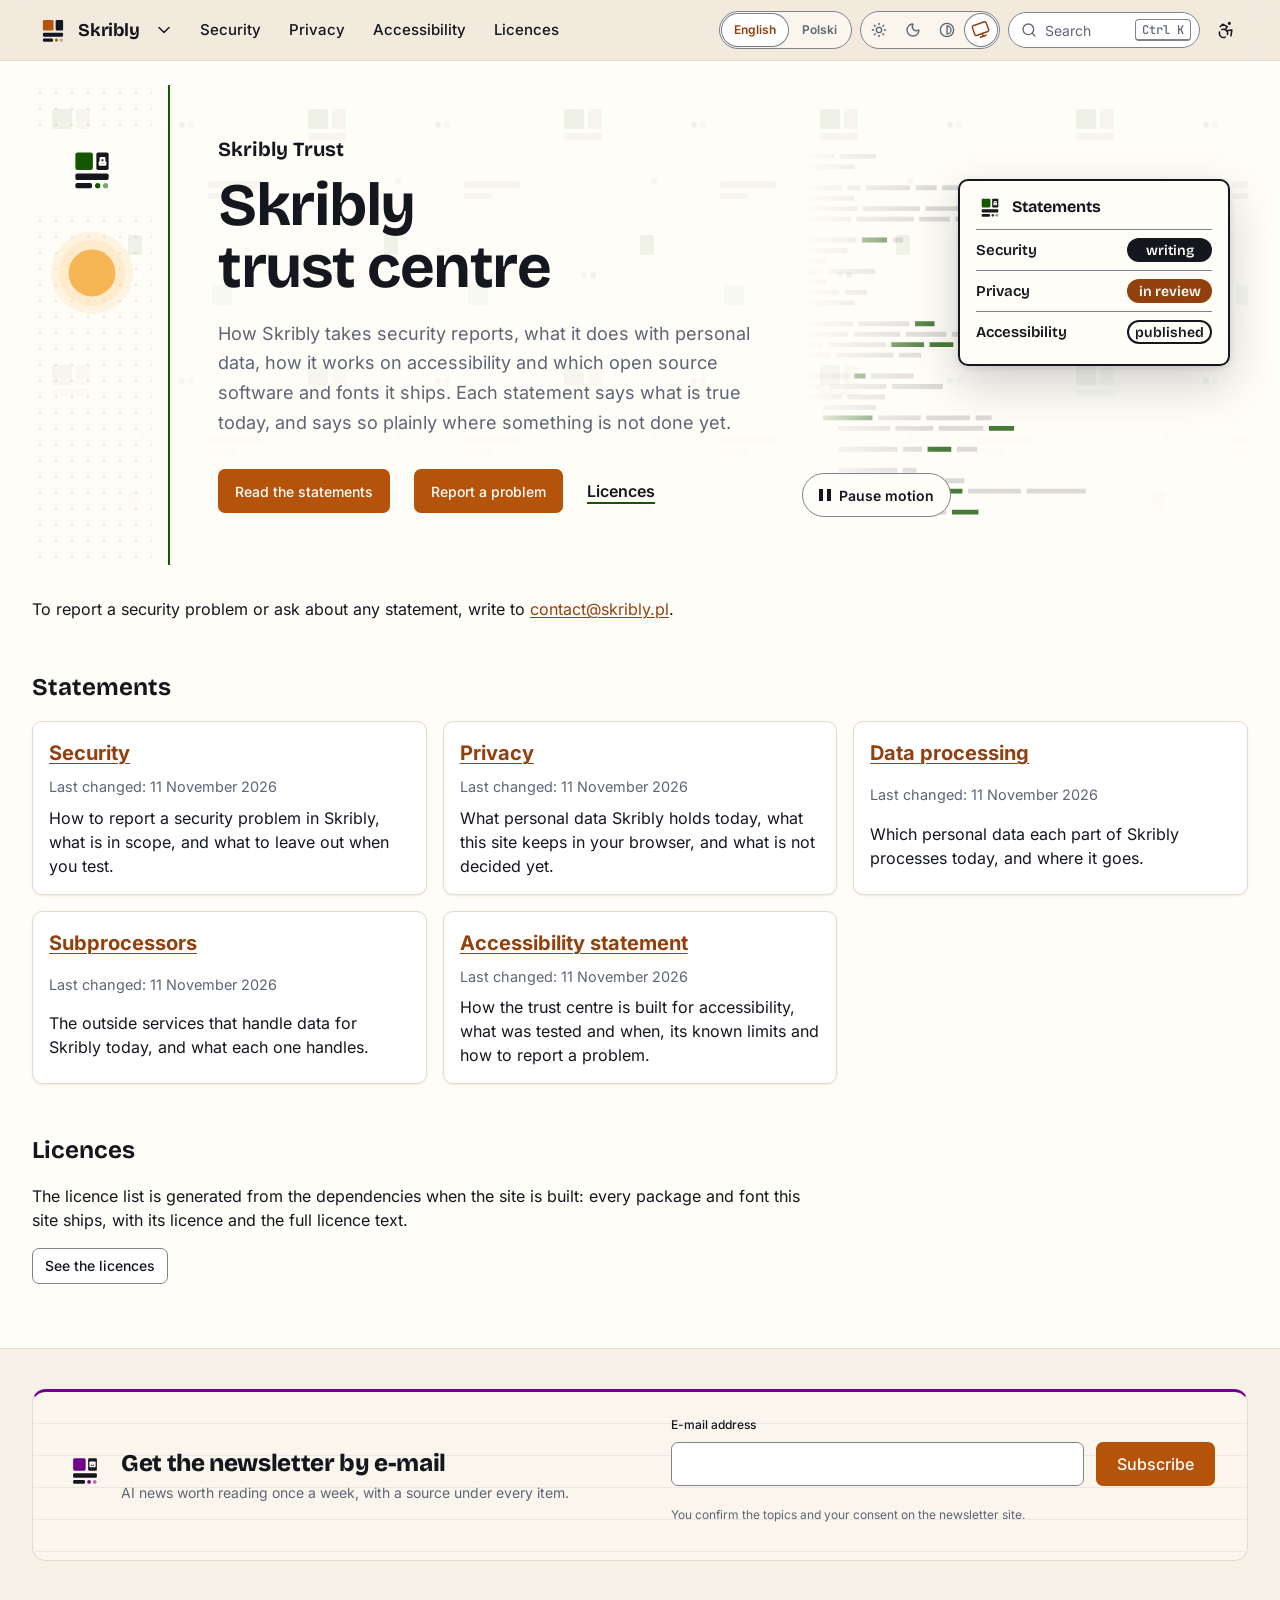
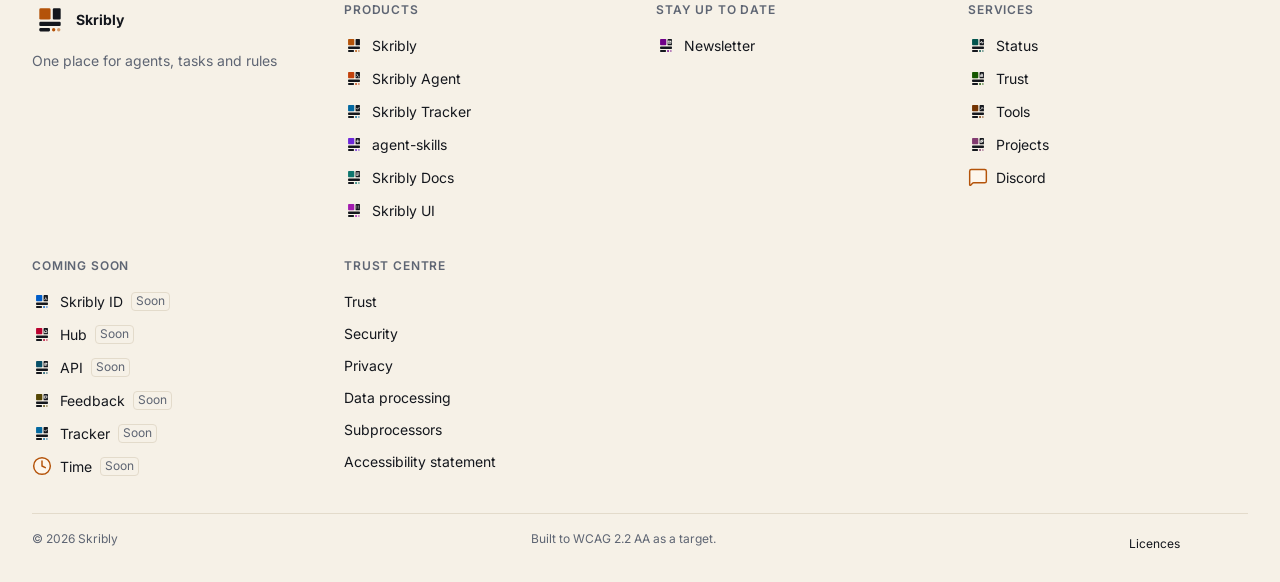
<file: index.html>
<!DOCTYPE html><html lang="en" dir="ltr"><head><meta charset="utf-8"><meta name="viewport" content="width=device-width, initial-scale=1"><title>Skribly</title><meta name="description" content="How Skribly handles security reports, personal data, accessibility and the licences of the software it ships."><link rel="canonical" href="https://trust.skribly.pl/"><link rel="alternate" hreflang="en" href="https://trust.skribly.pl/"><link rel="alternate" hreflang="pl" href="https://trust.skribly.pl/pl/"><link rel="alternate" hreflang="x-default" href="https://trust.skribly.pl/"><script src="/_astro/prepaint.iife.DfruCCWJ.js"></script><meta name="color-scheme" content="light dark"><meta name="theme-color" media="(prefers-color-scheme: light)" content="#fffdf8"><meta name="theme-color" media="(prefers-color-scheme: dark)" content="#111318"><meta name="referrer" content="strict-origin-when-cross-origin"><link rel="preload" href="/_astro/inter-latin-wght-normal.Dx4kXJAl.woff2" as="font" type="font/woff2" crossorigin><link rel="preload" href="/_astro/bricolage-grotesque-latin-wght-normal.DLoelf7F.woff2" as="font" type="font/woff2" crossorigin><link rel="icon" href="/favicon-32.png" sizes="32x32" type="image/png"><link rel="icon" href="/favicon.svg" type="image/svg+xml"><link rel="apple-touch-icon" href="/apple-touch-icon.png"><link rel="manifest" href="/manifest.webmanifest"><meta property="og:type" content="website"><meta property="og:site_name" content="Skribly"><meta property="og:locale" content="en_GB"><meta property="og:url" content="https://trust.skribly.pl/"><meta property="og:title" content="Skribly"><meta property="og:description" content="How Skribly handles security reports, personal data, accessibility and the licences of the software it ships."><meta property="og:image" content="https://trust.skribly.pl/og/image.png"><meta property="og:image:width" content="1200"><meta property="og:image:height" content="630"><meta property="og:image:alt" content="Skribly"><meta name="twitter:card" content="summary_large_image"><meta name="twitter:title" content="Skribly"><meta name="twitter:description" content="How Skribly handles security reports, personal data, accessibility and the licences of the software it ships."><meta name="twitter:image" content="https://trust.skribly.pl/og/image.png"><script type="application/ld+json">{"@context":"https://schema.org","@graph":[{"@type":"Organization","@id":"https://skribly.pl/#organization","name":"Skribly","url":"https://skribly.pl/","logo":"https://skribly.pl/img/icons/icon-512.png","sameAs":["https://docs.skribly.pl/","https://ui.skribly.pl/"]},{"@type":"WebSite","@id":"https://trust.skribly.pl/#website","name":"Skribly","url":"https://trust.skribly.pl/","inLanguage":"en","description":"How Skribly handles security reports, personal data, accessibility and the licences of the software it ships.","publisher":{"@id":"https://skribly.pl/#organization"}},{"@type":"WebPage","@id":"https://trust.skribly.pl/#page","url":"https://trust.skribly.pl/","name":"Skribly","description":"How Skribly handles security reports, personal data, accessibility and the licences of the software it ships.","inLanguage":"en","isPartOf":{"@id":"https://trust.skribly.pl/#website"},"publisher":{"@id":"https://skribly.pl/#organization"}}]}</script><meta http-equiv="Content-Security-Policy" content="default-src 'none'; connect-src 'self'; script-src 'self' 'wasm-unsafe-eval'; style-src 'self'; img-src 'self' data:; font-src 'self'; manifest-src 'self'; media-src 'self'; base-uri 'none'; form-action https://newsletter.skribly.pl; upgrade-insecure-requests"><link rel="stylesheet" href="/_astro/Page.DNO8GTjF.css"></head><body class="sk-page"><a class="sk-skip-link" href="#content">Skip to content</a><header class="sk-site-header sk-product--skribly" data-sk-header><div class="sk-container sk-container--wide sk-site-header__bar"><div class="sk-site-header__brand"><a class="sk-site-header__home" href="/" aria-label="Skribly, home page"><svg class="sk-logo sk-logo--skribly" viewBox="0 0 64 64" width="2.125rem" height="2.125rem" focusable="false" aria-hidden="true"><rect x="13" y="13" width="20" height="20" rx="2.5" fill="var(--sk-accent)"/><rect x="37" y="13" width="14" height="20" rx="2" fill="currentColor"/><rect x="13" y="37" width="38" height="7.5" rx="2" fill="currentColor"/><rect x="13" y="48" width="19" height="6" rx="2" fill="currentColor"/><circle cx="38.5" cy="51" r="3" fill="var(--sk-accent)"/><circle cx="47.5" cy="51" r="3" fill="var(--sk-accent)" opacity="0.55"/></svg><span class="sk-site-header__name">Skribly</span></a><details class="sk-dropdown sk-ecosystem"><summary class="sk-icon-button sk-ecosystem__toggle" aria-label="Switch product" title="Switch product"><svg class="sk-icon sk-dropdown__chevron" viewBox="0 0 24 24" focusable="false" data-icon="chevron.down" aria-hidden="true"><path d="m6 9 6 6 6-6"></path></svg></summary><div class="sk-dropdown__panel"><p class="sk-ecosystem__title" id="sk-ecosystem-skribly">Skribly products</p><ul class="sk-ecosystem__list" aria-labelledby="sk-ecosystem-skribly"><li><a class="sk-ecosystem__item sk-product--skribly" href="https://skribly.pl/" aria-current="true"><svg class="sk-logo sk-logo--skribly" viewBox="0 0 64 64" width="2.25rem" height="2.25rem" focusable="false" aria-hidden="true"><rect x="13" y="13" width="20" height="20" rx="2.5" fill="var(--sk-accent)"/><rect x="37" y="13" width="14" height="20" rx="2" fill="currentColor"/><rect x="13" y="37" width="38" height="7.5" rx="2" fill="currentColor"/><rect x="13" y="48" width="19" height="6" rx="2" fill="currentColor"/><circle cx="38.5" cy="51" r="3" fill="var(--sk-accent)"/><circle cx="47.5" cy="51" r="3" fill="var(--sk-accent)" opacity="0.55"/></svg><span><strong>Skribly</strong><span>One place for agents, tasks and rules</span></span><span class="sk-ecosystem__here">You are here</span></a></li><li><a class="sk-ecosystem__item sk-product--agent" href="https://agent.skribly.pl/"><svg class="sk-logo sk-logo--agent" viewBox="0 0 64 64" width="2.25rem" height="2.25rem" focusable="false" aria-hidden="true"><rect x="13" y="13" width="20" height="20" rx="2.5" fill="var(--sk-tool-agent)"/><rect x="37" y="13" width="14" height="20" rx="2" fill="currentColor"/><path d="M40.6 19.4l3.6 3.6-3.6 3.6M45.6 28.4h2.6" fill="none" stroke="var(--sk-bg)" stroke-width="2.4" stroke-linecap="round" stroke-linejoin="round"/><rect x="13" y="37" width="38" height="7.5" rx="2" fill="currentColor"/><rect x="13" y="48" width="19" height="6" rx="2" fill="currentColor"/><circle cx="38.5" cy="51" r="3" fill="var(--sk-tool-agent)"/><circle cx="47.5" cy="51" r="3" fill="var(--sk-tool-agent)" opacity="0.55"/></svg><span><strong>Skribly Agent</strong><span>Where agents work</span></span></a></li><li><a class="sk-ecosystem__item sk-product--tracker" href="https://skribly.pl/apps/skribly-tracker/"><svg class="sk-logo sk-logo--tracker" viewBox="0 0 64 64" width="2.25rem" height="2.25rem" focusable="false" aria-hidden="true"><rect x="13" y="13" width="20" height="20" rx="2.5" fill="var(--sk-tool-tracker)"/><rect x="37" y="13" width="14" height="20" rx="2" fill="currentColor"/><path d="M40.4 23.6l2.8 2.8 4.8-5.4" fill="none" stroke="var(--sk-bg)" stroke-width="2.4" stroke-linecap="round" stroke-linejoin="round"/><rect x="13" y="37" width="38" height="7.5" rx="2" fill="currentColor"/><rect x="13" y="48" width="19" height="6" rx="2" fill="currentColor"/><circle cx="38.5" cy="51" r="3" fill="var(--sk-tool-tracker)"/><circle cx="47.5" cy="51" r="3" fill="var(--sk-tool-tracker)" opacity="0.55"/></svg><span><strong>Skribly Tracker</strong><span>Where tasks begin</span></span></a></li><li><a class="sk-ecosystem__item sk-product--skills" href="https://skribly.pl/apps/agent-skills/"><svg class="sk-logo sk-logo--skills" viewBox="0 0 64 64" width="2.25rem" height="2.25rem" focusable="false" aria-hidden="true"><rect x="13" y="13" width="20" height="20" rx="2.5" fill="var(--sk-tool-skills)"/><rect x="37" y="13" width="14" height="20" rx="2" fill="currentColor"/><path d="M44 18.6v8.8M39.6 23h8.8" fill="none" stroke="var(--sk-bg)" stroke-width="2.4" stroke-linecap="round" stroke-linejoin="round"/><rect x="13" y="37" width="38" height="7.5" rx="2" fill="currentColor"/><rect x="13" y="48" width="19" height="6" rx="2" fill="currentColor"/><circle cx="38.5" cy="51" r="3" fill="var(--sk-tool-skills)"/><circle cx="47.5" cy="51" r="3" fill="var(--sk-tool-skills)" opacity="0.55"/></svg><span><strong>agent-skills</strong><span>Where the rules live</span></span></a></li><li><a class="sk-ecosystem__item sk-product--docs" href="https://docs.skribly.pl/"><svg class="sk-logo sk-logo--docs" viewBox="0 0 64 64" width="2.25rem" height="2.25rem" focusable="false" aria-hidden="true"><rect x="13" y="13" width="20" height="20" rx="2.5" fill="var(--sk-tool-docs)"/><rect x="37" y="13" width="14" height="20" rx="2" fill="currentColor"/><path d="M40.4 19h7.2M40.4 23h7.2M40.4 27h4.4" fill="none" stroke="var(--sk-bg)" stroke-width="2.4" stroke-linecap="round" stroke-linejoin="round"/><rect x="13" y="37" width="38" height="7.5" rx="2" fill="currentColor"/><rect x="13" y="48" width="19" height="6" rx="2" fill="currentColor"/><circle cx="38.5" cy="51" r="3" fill="var(--sk-tool-docs)"/><circle cx="47.5" cy="51" r="3" fill="var(--sk-tool-docs)" opacity="0.55"/></svg><span><strong>Skribly Docs</strong><span>Guides and reference</span></span></a></li><li><a class="sk-ecosystem__item sk-product--ui" href="https://ui.skribly.pl/"><svg class="sk-logo sk-logo--ui" viewBox="0 0 64 64" width="2.25rem" height="2.25rem" focusable="false" aria-hidden="true"><rect x="13" y="13" width="20" height="20" rx="2.5" fill="var(--sk-tool-ui)"/><rect x="37" y="13" width="14" height="20" rx="2" fill="currentColor"/><path d="M41.2 19.6h.01M46.8 19.6h.01M41.2 25.4h.01M46.8 25.4h.01" fill="none" stroke="var(--sk-bg)" stroke-width="2.4" stroke-linecap="round" stroke-linejoin="round"/><rect x="13" y="37" width="38" height="7.5" rx="2" fill="currentColor"/><rect x="13" y="48" width="19" height="6" rx="2" fill="currentColor"/><circle cx="38.5" cy="51" r="3" fill="var(--sk-tool-ui)"/><circle cx="47.5" cy="51" r="3" fill="var(--sk-tool-ui)" opacity="0.55"/></svg><span><strong>Skribly UI</strong><span>Tokens and components</span></span></a></li></ul><p class="sk-ecosystem__title" id="sk-ecosystem-skribly-channels">Stay up to date</p><ul class="sk-ecosystem__list" aria-labelledby="sk-ecosystem-skribly-channels"><li><a class="sk-ecosystem__item sk-product--newsletter" href="https://newsletter.skribly.pl/"><svg class="sk-logo sk-logo--newsletter" viewBox="0 0 64 64" width="2.25rem" height="2.25rem" focusable="false" aria-hidden="true"><rect x="13" y="13" width="20" height="20" rx="2.5" fill="var(--sk-tool-newsletter)"/><rect x="37" y="13" width="14" height="20" rx="2" fill="currentColor"/><path d="M40.2 19.6h7.6v6.8h-7.6zM40.6 20.2l3.4 2.8 3.4-2.8" fill="none" stroke="var(--sk-bg)" stroke-width="2.4" stroke-linecap="round" stroke-linejoin="round"/><rect x="13" y="37" width="38" height="7.5" rx="2" fill="currentColor"/><rect x="13" y="48" width="19" height="6" rx="2" fill="currentColor"/><circle cx="38.5" cy="51" r="3" fill="var(--sk-tool-newsletter)"/><circle cx="47.5" cy="51" r="3" fill="var(--sk-tool-newsletter)" opacity="0.55"/></svg><span><strong>Skribly Newsletter</strong><span>AI news every week, each with its source</span></span></a></li></ul><p class="sk-ecosystem__title" id="sk-ecosystem-skribly-services">Services</p><ul class="sk-ecosystem__list" aria-labelledby="sk-ecosystem-skribly-services"><li><a class="sk-ecosystem__item sk-product--status" href="https://status.skribly.pl/"><svg class="sk-logo sk-logo--status" viewBox="0 0 64 64" width="2.25rem" height="2.25rem" focusable="false" aria-hidden="true"><rect x="13" y="13" width="20" height="20" rx="2.5" fill="var(--sk-tool-status)"/><rect x="37" y="13" width="14" height="20" rx="2" fill="currentColor"/><path d="M39.6 23.6h2.2l1.4-3.6 2.4 6.8 1.4-3.2h1.4" fill="none" stroke="var(--sk-bg)" stroke-width="2.4" stroke-linecap="round" stroke-linejoin="round"/><rect x="13" y="37" width="38" height="7.5" rx="2" fill="currentColor"/><rect x="13" y="48" width="19" height="6" rx="2" fill="currentColor"/><circle cx="38.5" cy="51" r="3" fill="var(--sk-tool-status)"/><circle cx="47.5" cy="51" r="3" fill="var(--sk-tool-status)" opacity="0.55"/></svg><span><strong>Skribly Status</strong><span>Is every service up</span></span></a></li><li><a class="sk-ecosystem__item sk-product--trust" href="https://trust.skribly.pl/"><svg class="sk-logo sk-logo--trust" viewBox="0 0 64 64" width="2.25rem" height="2.25rem" focusable="false" aria-hidden="true"><rect x="13" y="13" width="20" height="20" rx="2.5" fill="var(--sk-tool-trust)"/><rect x="37" y="13" width="14" height="20" rx="2" fill="currentColor"/><path d="M41.8 22.6v-3h4.4v3M40.8 24.2h6.4v2.8h-6.4z" fill="none" stroke="var(--sk-bg)" stroke-width="2.4" stroke-linecap="round" stroke-linejoin="round"/><rect x="13" y="37" width="38" height="7.5" rx="2" fill="currentColor"/><rect x="13" y="48" width="19" height="6" rx="2" fill="currentColor"/><circle cx="38.5" cy="51" r="3" fill="var(--sk-tool-trust)"/><circle cx="47.5" cy="51" r="3" fill="var(--sk-tool-trust)" opacity="0.55"/></svg><span><strong>Skribly Trust</strong><span>Security, privacy and accessibility</span></span></a></li><li><a class="sk-ecosystem__item sk-product--tools" href="https://tools.skribly.pl/"><svg class="sk-logo sk-logo--tools" viewBox="0 0 64 64" width="2.25rem" height="2.25rem" focusable="false" aria-hidden="true"><rect x="13" y="13" width="20" height="20" rx="2.5" fill="var(--sk-tool-tools)"/><rect x="37" y="13" width="14" height="20" rx="2" fill="currentColor"/><path d="M40.8 27.2L46 22M43.8 19.8l4.4 4.4" fill="none" stroke="var(--sk-bg)" stroke-width="2.4" stroke-linecap="round" stroke-linejoin="round"/><rect x="13" y="37" width="38" height="7.5" rx="2" fill="currentColor"/><rect x="13" y="48" width="19" height="6" rx="2" fill="currentColor"/><circle cx="38.5" cy="51" r="3" fill="var(--sk-tool-tools)"/><circle cx="47.5" cy="51" r="3" fill="var(--sk-tool-tools)" opacity="0.55"/></svg><span><strong>Skribly Tools</strong><span>Small tools in the browser</span></span></a></li><li><a class="sk-ecosystem__item sk-product--projects" href="https://projects.skribly.pl/"><svg class="sk-logo sk-logo--projects" viewBox="0 0 64 64" width="2.25rem" height="2.25rem" focusable="false" aria-hidden="true"><rect x="13" y="13" width="20" height="20" rx="2.5" fill="var(--sk-tool-projects)"/><rect x="37" y="13" width="14" height="20" rx="2" fill="currentColor"/><path d="M40.4 21.8h4.8v4.8h-4.8zM43 21.8v-2.6h4.8v4.8h-2.6" fill="none" stroke="var(--sk-bg)" stroke-width="2.4" stroke-linecap="round" stroke-linejoin="round"/><rect x="13" y="37" width="38" height="7.5" rx="2" fill="currentColor"/><rect x="13" y="48" width="19" height="6" rx="2" fill="currentColor"/><circle cx="38.5" cy="51" r="3" fill="var(--sk-tool-projects)"/><circle cx="47.5" cy="51" r="3" fill="var(--sk-tool-projects)" opacity="0.55"/></svg><span><strong>Skribly Projects</strong><span>Every part and how far it is</span></span></a></li><li><a class="sk-ecosystem__item sk-product--discord" href="https://dc.skribly.pl/"><svg class="sk-icon sk-icon--duo sk-ecosystem__icon" viewBox="0 0 24 24" focusable="false" data-icon="content.comment" aria-hidden="true"><g class="sk-icon__fill"><path d="M22 17a2 2 0 0 1-2 2H6.828a2 2 0 0 0-1.414.586l-2.202 2.202A.71.71 0 0 1 2 21.286V5a2 2 0 0 1 2-2h16a2 2 0 0 1 2 2z"></path></g><path d="M22 17a2 2 0 0 1-2 2H6.828a2 2 0 0 0-1.414.586l-2.202 2.202A.71.71 0 0 1 2 21.286V5a2 2 0 0 1 2-2h16a2 2 0 0 1 2 2z"></path></svg><span><strong>Discord</strong><span>Talk with the people who build Skribly</span></span></a></li></ul></div></details></div><div class="sk-site-header__quick"><button class="sk-search-button sk-site-header__wide" type="button" data-sk-search-open data-sk-needs-js aria-haspopup="dialog" aria-controls="sk-search" aria-keyshortcuts="Control+K /"><svg class="sk-icon" viewBox="0 0 24 24" focusable="false" data-icon="action.search" aria-hidden="true"><g class="sk-icon__fill"><circle cx="11" cy="11" r="8"></circle></g><path d="m21 21-4.34-4.34"></path><circle cx="11" cy="11" r="8"></circle></svg><span>Search</span><kbd class="sk-kbd" aria-hidden="true">Ctrl K</kbd></button><button class="sk-icon-button sk-site-header__narrow" type="button" data-sk-search-open data-sk-needs-js aria-label="Search" aria-haspopup="dialog" aria-controls="sk-search" aria-keyshortcuts="Control+K /"><svg class="sk-icon" viewBox="0 0 24 24" focusable="false" data-icon="action.search" aria-hidden="true"><g class="sk-icon__fill"><circle cx="11" cy="11" r="8"></circle></g><path d="m21 21-4.34-4.34"></path><circle cx="11" cy="11" r="8"></circle></svg></button><button class="sk-icon-button" type="button" data-sk-a11y-open data-sk-needs-js aria-controls="sk-a11y-panel" aria-expanded="false" aria-label="Accessibility" title="Open accessibility settings"><svg class="sk-icon" viewBox="0 0 24 24" focusable="false" data-icon="nav.accessibility" aria-hidden="true"><g class="sk-icon__fill"><circle cx="16" cy="4" r="1"></circle></g><circle cx="16" cy="4" r="1"></circle><path d="m18 19 1-7-6 1"></path><path d="m5 8 3-3 5.5 3-2.36 3.5"></path><path d="M4.24 14.5a5 5 0 0 0 6.88 6"></path><path d="M13.76 17.5a5 5 0 0 0-6.88-6"></path></svg></button><button class="sk-icon-button sk-site-header__menu-toggle" type="button" data-sk-menu-toggle data-sk-needs-js aria-expanded="false" aria-controls="sk-site-drawer-skribly" aria-label="Menu" data-open="Menu" data-close="Close menu"><span class="sk-burger" aria-hidden="true"><span></span><span></span><span></span></span></button></div><div class="sk-site-header__drawer" id="sk-site-drawer-skribly"><nav class="sk-site-nav" aria-label="Main navigation"><ul class="sk-site-nav__list"><li><a class="sk-site-nav__link" href="/security/">Security</a></li><li><a class="sk-site-nav__link" href="/privacy/">Privacy</a></li><li><a class="sk-site-nav__link" href="/accessibility/">Accessibility</a></li><li><a class="sk-site-nav__link" href="/licenses/">Licences</a></li></ul></nav><div class="sk-site-header__tools"><nav class="sk-language-switch" aria-label="Language"><ul><li><span lang="en" aria-current="true">English</span></li><li><a href="/pl/" lang="pl" hreflang="pl">Polski</a></li></ul></nav><fieldset class="sk-theme-switch" data-sk-theme-switch><legend class="sk-visually-hidden">Theme</legend><label title="Light"><input type="radio" name="sk-theme-g1xdk6" value="light"><svg class="sk-icon" viewBox="0 0 24 24" focusable="false" data-icon="theme.light" aria-hidden="true"><g class="sk-icon__fill"><circle cx="12" cy="12" r="4"></circle></g><circle cx="12" cy="12" r="4"></circle><path d="M12 2v2"></path><path d="M12 20v2"></path><path d="m4.93 4.93 1.41 1.41"></path><path d="m17.66 17.66 1.41 1.41"></path><path d="M2 12h2"></path><path d="M20 12h2"></path><path d="m6.34 17.66-1.41 1.41"></path><path d="m19.07 4.93-1.41 1.41"></path></svg><span class="sk-visually-hidden">Light</span></label><label title="Dark"><input type="radio" name="sk-theme-g1xdk6" value="dark"><svg class="sk-icon" viewBox="0 0 24 24" focusable="false" data-icon="theme.dark" aria-hidden="true"><g class="sk-icon__fill"><path d="M20.985 12.486a9 9 0 1 1-9.473-9.472c.405-.022.617.46.402.803a6 6 0 0 0 8.268 8.268c.344-.215.825-.004.803.401"></path></g><path d="M20.985 12.486a9 9 0 1 1-9.473-9.472c.405-.022.617.46.402.803a6 6 0 0 0 8.268 8.268c.344-.215.825-.004.803.401"></path></svg><span class="sk-visually-hidden">Dark</span></label><label title="High contrast"><input type="radio" name="sk-theme-g1xdk6" value="contrast"><svg class="sk-icon" viewBox="0 0 24 24" focusable="false" data-icon="theme.contrast" aria-hidden="true"><g class="sk-icon__fill"><circle cx="12" cy="12" r="10"></circle><path d="M12 18a6 6 0 0 0 0-12v12z"></path></g><circle cx="12" cy="12" r="10"></circle><path d="M12 18a6 6 0 0 0 0-12v12z"></path></svg><span class="sk-visually-hidden">High contrast</span></label><label title="System"><input type="radio" name="sk-theme-g1xdk6" value="system" checked><svg class="sk-icon" viewBox="0 0 24 24" focusable="false" data-icon="theme.system" aria-hidden="true"><g class="sk-icon__fill"><rect rx="2" x="2" y="3" width="20" height="14"></rect></g><rect rx="2" x="2" y="3" width="20" height="14"></rect><line x1="8" y1="21" x2="16" y2="21"></line><line x1="12" y1="17" x2="12" y2="21"></line></svg><span class="sk-visually-hidden">System</span></label></fieldset><script type="module" src="/_astro/ThemeSwitch.astro_astro_type_script_index_0_lang.CFWxGLRv.js"></script></div></div></div></header><script type="module" src="/_astro/SiteHeader.astro_astro_type_script_index_0_lang.C7ESqmu-.js"></script><main class="sk-page__main sk-page__main--wide" id="content" tabindex="-1" data-pagefind-body><div class="site-main" data-pagefind-body><header class="sk-hero sk-hero--brand sk-hero--themed sk-hero--notebook sk-product--trust" data-sk-hero="brand"><div class="sk-hero__body"><span class="sk-site-hero__logo"><svg class="sk-logo sk-logo--trust" viewBox="0 0 64 64" width="3.5rem" height="3.5rem" focusable="false" aria-hidden="true"><rect x="13" y="13" width="20" height="20" rx="2.5" fill="var(--sk-tool-trust)"/><rect x="37" y="13" width="14" height="20" rx="2" fill="currentColor"/><path d="M41.8 22.6v-3h4.4v3M40.8 24.2h6.4v2.8h-6.4z" fill="none" stroke="var(--sk-bg)" stroke-width="2.4" stroke-linecap="round" stroke-linejoin="round"/><rect x="13" y="37" width="38" height="7.5" rx="2" fill="currentColor"/><rect x="13" y="48" width="19" height="6" rx="2" fill="currentColor"/><circle cx="38.5" cy="51" r="3" fill="var(--sk-tool-trust)"/><circle cx="47.5" cy="51" r="3" fill="var(--sk-tool-trust)" opacity="0.55"/></svg></span><p class="sk-hero__eyebrow"><span>Skribly Trust</span></p><h1 class="sk-hero__title">Skribly trust centre</h1><div class="sk-hero__lead"><p>How Skribly takes security reports, what it does with personal data, how it works on accessibility and which open source software and fonts it ships. Each statement says what is true today, and says so plainly where something is not done yet.</p></div><div class="sk-hero__actions"><a class="sk-button sk-button--lg" href="#statements">Read the statements</a><a class="sk-button sk-button--lg" href="mailto:contact@skribly.pl">Report a problem</a><a href="/licenses/">Licences</a></div></div><div class="sk-hero__art"><div class="sk-hero__backdrop" aria-hidden="true"><span class="sk-hero-ground sk-pattern sk-pattern--hero"></span><svg class="sk-sky sk-hero-sky" viewBox="0 0 120 120" aria-hidden="true" focusable="false"><g class="sk-sky__sun"><circle class="sk-sky__halo" cx="60" cy="60" r="56"></circle><circle class="sk-sky__halo" cx="60" cy="60" r="45"></circle><circle class="sk-sky__disc" cx="60" cy="60" r="32"></circle></g><g class="sk-sky__moon"><circle class="sk-sky__glow" cx="60" cy="60" r="44"></circle><path class="sk-sky__crescent" d="M58.64 28.03A32 32 0 1 0 88.14 75.23A28 28 0 0 1 58.64 28.03Z"></path><g class="sk-sky__stars"><circle cx="14" cy="22" r="1.6"></circle><circle cx="30" cy="92" r="1.2"></circle><circle cx="98" cy="14" r="1.4"></circle><circle cx="108" cy="66" r="1.1"></circle><circle cx="20" cy="58" r="1"></circle><circle cx="86" cy="104" r="1.3"></circle></g></g></svg></div><div class="sk-agents-stage"><div class="sk-code-page" aria-hidden="true"><svg class="sk-code-page__sheet" viewBox="0 0 640 2160" focusable="false"><path class="sk-code-page__ink" d="M8 30h38v7h-38zm46 0h52v7h-52zm-46 15h67v7h-67zm0 30h49v7h-49zm57 0h19v7h-19zm27 0h63v7h-63zm71 0h30v7h-30zm38 0h32v7h-32zm-193 15h67v7h-67zm0 15h71v7h-71zm79 0h82v7h-82zm90 0h75v7h-75zm83 0h31v7h-31zm39 0h53v7h-53zm-291 15h62v7h-62zm70 0h82v7h-82zm90 0h44v7h-44zm52 0h26v7h-26zm34 0h81v7h-81zm-246 30h70v7h-70zm122 0h15v7h-15zm-122 15h57v7h-57zm0 15h27v7h-27zm0 15h20v7h-20zm28 0h69v7h-69zm-28 15h27v7h-27zm0 15h45v7h-45zm53 0h32v7h-32zm-53 15h67v7h-67zm0 30h65v7h-65zm73 0h73v7h-73zm-73 15h58v7h-58zm66 0h67v7h-67zm75 0h58v7h-58zm66 0h69v7h-69zm-207 15h21v7h-21zm29 0h83v7h-83zm-29 15h33v7h-33zm41 0h82v7h-82zm90 0h32v7h-32zm-131 30h59v7h-59zm91 0h61v7h-61zm-91 15h23v7h-23zm31 0h82v7h-82zm90 0h73v7h-73zm-121 15h49v7h-49zm57 0h54v7h-54zm-35 15h76v7h-76zm79 15h61v7h-61zm69 0h63v7h-63zm71 0h23v7h-23zm-197 15h74v7h-74zm82 0h54v7h-54zm62 0h64v7h-64zm-144 30h85v7h-85zm93 0h27v7h-27zm77 0h29v7h-29zm-170 30h84v7h-84zm92 0h20v7h-20zm-92 15h25v7h-25zm33 0h48v7h-48zm56 0h44v7h-44zm52 0h40v7h-40zm-163 15h49v7h-49zm57 0h78v7h-78zm151 0h76v7h-76zm84 0h85v7h-85zm-314 15h85v7h-85zm0 15h84v7h-84zm92 0h80v7h-80zm88 0h19v7h-19zm-158 30h72v7h-72zm80 0h28v7h-28zm36 0h85v7h-85zm-138 15h73v7h-73zm81 0h32v7h-32zm40 0h72v7h-72zm144 0h51v7h-51zm-265 15h40v7h-40zm48 0h58v7h-58zm40 15h64v7h-64zm72 0h37v7h-37zm45 0h16v7h-16zm-205 15h30v7h-30zm91 0h37v7h-37zm-91 30h25v7h-25zm33 0h71v7h-71zm-33 15h24v7h-24zm32 0h57v7h-57zm65 0h80v7h-80zm131 0h32v7h-32zm-228 15h39v7h-39zm47 0h64v7h-64zm72 0h55v7h-55zm-119 30h46v7h-46zm90 15h69v7h-69zm-68 15h28v7h-28zm36 0h39v7h-39zm-36 15h34v7h-34zm0 15h20v7h-20zm28 0h22v7h-22zm30 0h46v7h-46zm-36 15h88v7h-88zm96 0h66v7h-66zm-96 15h39v7h-39zm0 15h46v7h-46zm54 0h41v7h-41zm-32 15h61v7h-61zm69 0h50v7h-50zm58 0h46v7h-46zm54 0h59v7h-59zm-181 15h68v7h-68zm76 0h67v7h-67zm75 0h79v7h-79zm87 0h59v7h-59zm-238 15h59v7h-59zm67 0h62v7h-62zm-67 30h55v7h-55zm63 0h83v7h-83zm-85 15h44v7h-44zm52 0h45v7h-45zm-52 30h33v7h-33zm-22 15h87v7h-87zm95 0h87v7h-87zm95 0h17v7h-17zm-190 15h83v7h-83zm91 0h84v7h-84zm92 0h54v7h-54zm-161 30h61v7h-61zm69 0h47v7h-47zm55 0h80v7h-80zm-102 15h53v7h-53zm61 0h24v7h-24zm32 0h31v7h-31zm39 0h79v7h-79zm87 0h45v7h-45zm-134 15h35v7h-35zm-85 30h34v7h-34zm42 0h43v7h-43zm-108 45h38v7h-38zm46 0h52v7h-52zm-46 15h67v7h-67zm0 30h49v7h-49zm57 0h19v7h-19zm27 0h63v7h-63zm71 0h30v7h-30zm38 0h32v7h-32zm-193 15h67v7h-67zm0 15h71v7h-71zm79 0h82v7h-82zm90 0h75v7h-75zm83 0h31v7h-31zm39 0h53v7h-53zm-291 15h62v7h-62zm70 0h82v7h-82zm90 0h44v7h-44zm52 0h26v7h-26zm34 0h81v7h-81zm-246 30h70v7h-70zm122 0h15v7h-15zm-122 15h57v7h-57zm0 15h27v7h-27zm0 15h20v7h-20zm28 0h69v7h-69zm-28 15h27v7h-27zm0 15h45v7h-45zm53 0h32v7h-32zm-53 15h67v7h-67zm0 30h65v7h-65zm73 0h73v7h-73zm-73 15h58v7h-58zm66 0h67v7h-67zm75 0h58v7h-58zm66 0h69v7h-69zm-207 15h21v7h-21zm29 0h83v7h-83zm-29 15h33v7h-33zm41 0h82v7h-82zm90 0h32v7h-32zm-131 30h59v7h-59zm91 0h61v7h-61zm-91 15h23v7h-23zm31 0h82v7h-82zm90 0h73v7h-73zm-121 15h49v7h-49zm57 0h54v7h-54zm-35 15h76v7h-76zm79 15h61v7h-61zm69 0h63v7h-63zm71 0h23v7h-23zm-197 15h74v7h-74zm82 0h54v7h-54zm62 0h64v7h-64zm-144 30h85v7h-85zm93 0h27v7h-27zm77 0h29v7h-29zm-170 30h84v7h-84zm92 0h20v7h-20zm-92 15h25v7h-25zm33 0h48v7h-48zm56 0h44v7h-44zm52 0h40v7h-40zm-163 15h49v7h-49zm57 0h78v7h-78zm151 0h76v7h-76zm84 0h85v7h-85zm-314 15h85v7h-85zm0 15h84v7h-84zm92 0h80v7h-80zm88 0h19v7h-19zm-158 30h72v7h-72zm80 0h28v7h-28zm36 0h85v7h-85zm-138 15h73v7h-73zm81 0h32v7h-32zm40 0h72v7h-72zm144 0h51v7h-51zm-265 15h40v7h-40zm48 0h58v7h-58zm40 15h64v7h-64zm72 0h37v7h-37zm45 0h16v7h-16zm-205 15h30v7h-30zm91 0h37v7h-37zm-91 30h25v7h-25zm33 0h71v7h-71zm-33 15h24v7h-24zm32 0h57v7h-57zm65 0h80v7h-80zm131 0h32v7h-32zm-228 15h39v7h-39zm47 0h64v7h-64zm72 0h55v7h-55zm-119 30h46v7h-46zm90 15h69v7h-69zm-68 15h28v7h-28zm36 0h39v7h-39zm-36 15h34v7h-34zm0 15h20v7h-20zm28 0h22v7h-22zm30 0h46v7h-46zm-36 15h88v7h-88zm96 0h66v7h-66zm-96 15h39v7h-39zm0 15h46v7h-46zm54 0h41v7h-41zm-32 15h61v7h-61zm69 0h50v7h-50zm58 0h46v7h-46zm54 0h59v7h-59zm-181 15h68v7h-68zm76 0h67v7h-67zm75 0h79v7h-79zm87 0h59v7h-59zm-238 15h59v7h-59zm67 0h62v7h-62zm-67 30h55v7h-55zm63 0h83v7h-83zm-85 15h44v7h-44zm52 0h45v7h-45zm-52 30h33v7h-33zm-22 15h87v7h-87zm95 0h87v7h-87zm95 0h17v7h-17zm-190 15h83v7h-83zm91 0h84v7h-84zm92 0h54v7h-54zm-161 30h61v7h-61zm69 0h47v7h-47zm55 0h80v7h-80zm-102 15h53v7h-53zm61 0h24v7h-24zm32 0h31v7h-31zm39 0h79v7h-79zm87 0h45v7h-45zm-134 15h35v7h-35zm-85 30h34v7h-34zm42 0h43v7h-43z"></path><path class="sk-code-page__rubric" d="M86 150h36v7h-36zm76 120h28v7h-28zm-34 30h47v7h-47zm55 0h34v7h-34zm-108 45h16v7h-16zm-45 60h71v7h-71zm238 15h36v7h-36zm-88 30h34v7h-34zm-7 60h57v7h-57zm42 30h38v7h-38zm-6 45h56v7h-56zm-201 30h80v7h-80zm38 15h45v7h-45zm147 45h35v7h-35zm-163 60h60v7h-60zm22 150h39v7h-39zm22 150h77v7h-77zm12 195h36v7h-36zm76 120h28v7h-28zm-34 30h47v7h-47zm55 0h34v7h-34zm-108 45h16v7h-16zm-45 60h71v7h-71zm238 15h36v7h-36zm-88 30h34v7h-34zm-7 60h57v7h-57zm42 30h38v7h-38zm-6 45h56v7h-56zm-201 30h80v7h-80zm38 15h45v7h-45zm147 45h35v7h-35zm-163 60h60v7h-60zm22 150h39v7h-39zm22 150h77v7h-77z"></path></svg></div><div class="sk-agents sk-agents--panel" aria-hidden="true"><p class="sk-agents__title"><svg class="sk-logo sk-logo--trust" viewBox="0 0 64 64" width="1.75rem" height="1.75rem" focusable="false" aria-hidden="true"><rect x="13" y="13" width="20" height="20" rx="2.5" fill="var(--sk-tool-trust)"/><rect x="37" y="13" width="14" height="20" rx="2" fill="currentColor"/><path d="M41.8 22.6v-3h4.4v3M40.8 24.2h6.4v2.8h-6.4z" fill="none" stroke="var(--sk-bg)" stroke-width="2.4" stroke-linecap="round" stroke-linejoin="round"/><rect x="13" y="37" width="38" height="7.5" rx="2" fill="currentColor"/><rect x="13" y="48" width="19" height="6" rx="2" fill="currentColor"/><circle cx="38.5" cy="51" r="3" fill="var(--sk-tool-trust)"/><circle cx="47.5" cy="51" r="3" fill="var(--sk-tool-trust)" opacity="0.55"/></svg><span>Statements</span></p><ul class="sk-agents__list"><li class="sk-agents__row"><span class="sk-agents__name">Security</span><span class="sk-agents__states"><span class="sk-agents__state sk-agents__state--0 sk-agents__state--k0">writing</span><span class="sk-agents__state sk-agents__state--1 sk-agents__state--k2">in review</span><span class="sk-agents__state sk-agents__state--2 sk-agents__state--k1">published</span></span></li><li class="sk-agents__row"><span class="sk-agents__name">Privacy</span><span class="sk-agents__states"><span class="sk-agents__state sk-agents__state--0 sk-agents__state--k1">writing</span><span class="sk-agents__state sk-agents__state--1 sk-agents__state--k0">in review</span><span class="sk-agents__state sk-agents__state--2 sk-agents__state--k2">published</span></span></li><li class="sk-agents__row"><span class="sk-agents__name">Accessibility</span><span class="sk-agents__states"><span class="sk-agents__state sk-agents__state--0 sk-agents__state--k2">writing</span><span class="sk-agents__state sk-agents__state--1 sk-agents__state--k1">in review</span><span class="sk-agents__state sk-agents__state--2 sk-agents__state--k0">published</span></span></li></ul></div><button class="sk-motion-toggle" type="button" data-sk-motion-toggle data-sk-needs-js><span class="sk-motion-toggle__icon" aria-hidden="true"></span><span class="sk-motion-toggle__labels"><span class="sk-motion-toggle__pause">Pause motion</span><span class="sk-motion-toggle__play">Play motion</span></span></button></div></div></header><section class="page-measure page-section"><p>To report a security problem or ask about any statement, write to <a class="sk-link" href="mailto:contact@skribly.pl">contact@skribly.pl</a>.</p></section><section class="page-measure page-section" aria-labelledby="statements"><h2 id="statements">Statements</h2><ul class="entry-list" role="list"><li class="sk-card entry-list__item"><h3 class="entry-list__title"><a class="sk-link" href="/security/">Security</a></h3><p class="entry-list__date">Last changed: <time datetime="2026-11-11T00:00:00.000Z">11 November 2026</time></p><p>How to report a security problem in Skribly, what is in scope, and what to leave out when you test.</p></li><li class="sk-card entry-list__item"><h3 class="entry-list__title"><a class="sk-link" href="/privacy/">Privacy</a></h3><p class="entry-list__date">Last changed: <time datetime="2026-11-11T00:00:00.000Z">11 November 2026</time></p><p>What personal data Skribly holds today, what this site keeps in your browser, and what is not decided yet.</p></li><li class="sk-card entry-list__item"><h3 class="entry-list__title"><a class="sk-link" href="/data-processing/">Data processing</a></h3><p class="entry-list__date">Last changed: <time datetime="2026-11-11T00:00:00.000Z">11 November 2026</time></p><p>Which personal data each part of Skribly processes today, and where it goes.</p></li><li class="sk-card entry-list__item"><h3 class="entry-list__title"><a class="sk-link" href="/subprocessors/">Subprocessors</a></h3><p class="entry-list__date">Last changed: <time datetime="2026-11-11T00:00:00.000Z">11 November 2026</time></p><p>The outside services that handle data for Skribly today, and what each one handles.</p></li><li class="sk-card entry-list__item"><h3 class="entry-list__title"><a class="sk-link" href="/accessibility/">Accessibility statement</a></h3><p class="entry-list__date">Last changed: <time datetime="2026-11-11T00:00:00.000Z">11 November 2026</time></p><p>How the trust centre is built for accessibility, what was tested and when, its known limits and how to report a problem.</p></li></ul></section><section class="page-measure page-section" aria-labelledby="licences"><h2 id="licences">Licences</h2><p>The licence list is generated from the dependencies when the site is built: every package and font this site ships, with its licence and the full licence text.</p><p><a class="sk-button sk-button--outline" href="/licenses/">See the licences</a></p></section></div></main><footer class="sk-site-footer sk-product--skribly"><div class="sk-container sk-container--wide"><section aria-labelledby="sk-footer-newsletter-title" class="sk-band sk-band--sunken sk-pattern sk-pattern--ruled sk-product--newsletter sk-newsletter-signup sk-newsletter-signup--footer"><div class="sk-newsletter-signup__text"><svg class="sk-logo sk-logo--newsletter" viewBox="0 0 64 64" width="2.5rem" height="2.5rem" focusable="false" aria-hidden="true"><rect x="13" y="13" width="20" height="20" rx="2.5" fill="var(--sk-tool-newsletter)"/><rect x="37" y="13" width="14" height="20" rx="2" fill="currentColor"/><path d="M40.2 19.6h7.6v6.8h-7.6zM40.6 20.2l3.4 2.8 3.4-2.8" fill="none" stroke="var(--sk-bg)" stroke-width="2.4" stroke-linecap="round" stroke-linejoin="round"/><rect x="13" y="37" width="38" height="7.5" rx="2" fill="currentColor"/><rect x="13" y="48" width="19" height="6" rx="2" fill="currentColor"/><circle cx="38.5" cy="51" r="3" fill="var(--sk-tool-newsletter)"/><circle cx="47.5" cy="51" r="3" fill="var(--sk-tool-newsletter)" opacity="0.55"/></svg><h2 class="sk-newsletter-signup__title" id="sk-footer-newsletter-title">Get the newsletter by e-mail</h2><p class="sk-newsletter-signup__lead">AI news worth reading once a week, with a source under every item.</p></div><form class="sk-newsletter-signup__form" method="get" action="https://newsletter.skribly.pl/#signup" aria-labelledby="sk-footer-newsletter-title"><label class="sk-label" for="sk-footer-newsletter-email">E-mail address</label><div class="sk-newsletter-signup__row"><input class="sk-input sk-newsletter-signup__input" type="email" id="sk-footer-newsletter-email" name="email" autocomplete="email" inputmode="email" spellcheck="false" maxlength="254" required aria-describedby="sk-footer-newsletter-hint"><button class="sk-button" type="submit">Subscribe</button></div><p class="sk-hint" id="sk-footer-newsletter-hint">You confirm the topics and your consent on the newsletter site.</p></form></section><div class="sk-site-footer__grid"><div class="sk-site-footer__brand"><a href="https://skribly.pl/" aria-label="Skribly, home page"><svg class="sk-logo sk-logo--skribly" viewBox="0 0 64 64" width="2.25rem" height="2.25rem" focusable="false" aria-hidden="true"><rect x="13" y="13" width="20" height="20" rx="2.5" fill="var(--sk-accent)"/><rect x="37" y="13" width="14" height="20" rx="2" fill="currentColor"/><rect x="13" y="37" width="38" height="7.5" rx="2" fill="currentColor"/><rect x="13" y="48" width="19" height="6" rx="2" fill="currentColor"/><circle cx="38.5" cy="51" r="3" fill="var(--sk-accent)"/><circle cx="47.5" cy="51" r="3" fill="var(--sk-accent)" opacity="0.55"/></svg><strong>Skribly</strong></a><p>One place for agents, tasks and rules</p></div><nav aria-labelledby="sk-footer-products-skribly"><h2 id="sk-footer-products-skribly">Products</h2><ul><li><a href="https://skribly.pl/" aria-current="true"><svg class="sk-logo sk-logo--skribly" viewBox="0 0 64 64" width="1.25rem" height="1.25rem" focusable="false" aria-hidden="true"><rect x="13" y="13" width="20" height="20" rx="2.5" fill="var(--sk-accent)"/><rect x="37" y="13" width="14" height="20" rx="2" fill="currentColor"/><rect x="13" y="37" width="38" height="7.5" rx="2" fill="currentColor"/><rect x="13" y="48" width="19" height="6" rx="2" fill="currentColor"/><circle cx="38.5" cy="51" r="3" fill="var(--sk-accent)"/><circle cx="47.5" cy="51" r="3" fill="var(--sk-accent)" opacity="0.55"/></svg>Skribly</a></li><li><a href="https://agent.skribly.pl/"><svg class="sk-logo sk-logo--agent" viewBox="0 0 64 64" width="1.25rem" height="1.25rem" focusable="false" aria-hidden="true"><rect x="13" y="13" width="20" height="20" rx="2.5" fill="var(--sk-tool-agent)"/><rect x="37" y="13" width="14" height="20" rx="2" fill="currentColor"/><path d="M40.6 19.4l3.6 3.6-3.6 3.6M45.6 28.4h2.6" fill="none" stroke="var(--sk-bg)" stroke-width="2.4" stroke-linecap="round" stroke-linejoin="round"/><rect x="13" y="37" width="38" height="7.5" rx="2" fill="currentColor"/><rect x="13" y="48" width="19" height="6" rx="2" fill="currentColor"/><circle cx="38.5" cy="51" r="3" fill="var(--sk-tool-agent)"/><circle cx="47.5" cy="51" r="3" fill="var(--sk-tool-agent)" opacity="0.55"/></svg>Skribly Agent</a></li><li><a href="https://skribly.pl/apps/skribly-tracker/"><svg class="sk-logo sk-logo--tracker" viewBox="0 0 64 64" width="1.25rem" height="1.25rem" focusable="false" aria-hidden="true"><rect x="13" y="13" width="20" height="20" rx="2.5" fill="var(--sk-tool-tracker)"/><rect x="37" y="13" width="14" height="20" rx="2" fill="currentColor"/><path d="M40.4 23.6l2.8 2.8 4.8-5.4" fill="none" stroke="var(--sk-bg)" stroke-width="2.4" stroke-linecap="round" stroke-linejoin="round"/><rect x="13" y="37" width="38" height="7.5" rx="2" fill="currentColor"/><rect x="13" y="48" width="19" height="6" rx="2" fill="currentColor"/><circle cx="38.5" cy="51" r="3" fill="var(--sk-tool-tracker)"/><circle cx="47.5" cy="51" r="3" fill="var(--sk-tool-tracker)" opacity="0.55"/></svg>Skribly Tracker</a></li><li><a href="https://skribly.pl/apps/agent-skills/"><svg class="sk-logo sk-logo--skills" viewBox="0 0 64 64" width="1.25rem" height="1.25rem" focusable="false" aria-hidden="true"><rect x="13" y="13" width="20" height="20" rx="2.5" fill="var(--sk-tool-skills)"/><rect x="37" y="13" width="14" height="20" rx="2" fill="currentColor"/><path d="M44 18.6v8.8M39.6 23h8.8" fill="none" stroke="var(--sk-bg)" stroke-width="2.4" stroke-linecap="round" stroke-linejoin="round"/><rect x="13" y="37" width="38" height="7.5" rx="2" fill="currentColor"/><rect x="13" y="48" width="19" height="6" rx="2" fill="currentColor"/><circle cx="38.5" cy="51" r="3" fill="var(--sk-tool-skills)"/><circle cx="47.5" cy="51" r="3" fill="var(--sk-tool-skills)" opacity="0.55"/></svg>agent-skills</a></li><li><a href="https://docs.skribly.pl/"><svg class="sk-logo sk-logo--docs" viewBox="0 0 64 64" width="1.25rem" height="1.25rem" focusable="false" aria-hidden="true"><rect x="13" y="13" width="20" height="20" rx="2.5" fill="var(--sk-tool-docs)"/><rect x="37" y="13" width="14" height="20" rx="2" fill="currentColor"/><path d="M40.4 19h7.2M40.4 23h7.2M40.4 27h4.4" fill="none" stroke="var(--sk-bg)" stroke-width="2.4" stroke-linecap="round" stroke-linejoin="round"/><rect x="13" y="37" width="38" height="7.5" rx="2" fill="currentColor"/><rect x="13" y="48" width="19" height="6" rx="2" fill="currentColor"/><circle cx="38.5" cy="51" r="3" fill="var(--sk-tool-docs)"/><circle cx="47.5" cy="51" r="3" fill="var(--sk-tool-docs)" opacity="0.55"/></svg>Skribly Docs</a></li><li><a href="https://ui.skribly.pl/"><svg class="sk-logo sk-logo--ui" viewBox="0 0 64 64" width="1.25rem" height="1.25rem" focusable="false" aria-hidden="true"><rect x="13" y="13" width="20" height="20" rx="2.5" fill="var(--sk-tool-ui)"/><rect x="37" y="13" width="14" height="20" rx="2" fill="currentColor"/><path d="M41.2 19.6h.01M46.8 19.6h.01M41.2 25.4h.01M46.8 25.4h.01" fill="none" stroke="var(--sk-bg)" stroke-width="2.4" stroke-linecap="round" stroke-linejoin="round"/><rect x="13" y="37" width="38" height="7.5" rx="2" fill="currentColor"/><rect x="13" y="48" width="19" height="6" rx="2" fill="currentColor"/><circle cx="38.5" cy="51" r="3" fill="var(--sk-tool-ui)"/><circle cx="47.5" cy="51" r="3" fill="var(--sk-tool-ui)" opacity="0.55"/></svg>Skribly UI</a></li></ul></nav><nav aria-labelledby="sk-footer-channels-skribly"><h2 id="sk-footer-channels-skribly">Stay up to date</h2><ul><li><a href="https://newsletter.skribly.pl/"><svg class="sk-logo sk-logo--newsletter" viewBox="0 0 64 64" width="1.25rem" height="1.25rem" focusable="false" aria-hidden="true"><rect x="13" y="13" width="20" height="20" rx="2.5" fill="var(--sk-tool-newsletter)"/><rect x="37" y="13" width="14" height="20" rx="2" fill="currentColor"/><path d="M40.2 19.6h7.6v6.8h-7.6zM40.6 20.2l3.4 2.8 3.4-2.8" fill="none" stroke="var(--sk-bg)" stroke-width="2.4" stroke-linecap="round" stroke-linejoin="round"/><rect x="13" y="37" width="38" height="7.5" rx="2" fill="currentColor"/><rect x="13" y="48" width="19" height="6" rx="2" fill="currentColor"/><circle cx="38.5" cy="51" r="3" fill="var(--sk-tool-newsletter)"/><circle cx="47.5" cy="51" r="3" fill="var(--sk-tool-newsletter)" opacity="0.55"/></svg>Newsletter</a></li></ul></nav><nav aria-labelledby="sk-footer-services-skribly"><h2 id="sk-footer-services-skribly">Services</h2><ul><li><a href="https://status.skribly.pl/"><svg class="sk-logo sk-logo--status" viewBox="0 0 64 64" width="1.25rem" height="1.25rem" focusable="false" aria-hidden="true"><rect x="13" y="13" width="20" height="20" rx="2.5" fill="var(--sk-tool-status)"/><rect x="37" y="13" width="14" height="20" rx="2" fill="currentColor"/><path d="M39.6 23.6h2.2l1.4-3.6 2.4 6.8 1.4-3.2h1.4" fill="none" stroke="var(--sk-bg)" stroke-width="2.4" stroke-linecap="round" stroke-linejoin="round"/><rect x="13" y="37" width="38" height="7.5" rx="2" fill="currentColor"/><rect x="13" y="48" width="19" height="6" rx="2" fill="currentColor"/><circle cx="38.5" cy="51" r="3" fill="var(--sk-tool-status)"/><circle cx="47.5" cy="51" r="3" fill="var(--sk-tool-status)" opacity="0.55"/></svg>Status</a></li><li><a href="https://trust.skribly.pl/"><svg class="sk-logo sk-logo--trust" viewBox="0 0 64 64" width="1.25rem" height="1.25rem" focusable="false" aria-hidden="true"><rect x="13" y="13" width="20" height="20" rx="2.5" fill="var(--sk-tool-trust)"/><rect x="37" y="13" width="14" height="20" rx="2" fill="currentColor"/><path d="M41.8 22.6v-3h4.4v3M40.8 24.2h6.4v2.8h-6.4z" fill="none" stroke="var(--sk-bg)" stroke-width="2.4" stroke-linecap="round" stroke-linejoin="round"/><rect x="13" y="37" width="38" height="7.5" rx="2" fill="currentColor"/><rect x="13" y="48" width="19" height="6" rx="2" fill="currentColor"/><circle cx="38.5" cy="51" r="3" fill="var(--sk-tool-trust)"/><circle cx="47.5" cy="51" r="3" fill="var(--sk-tool-trust)" opacity="0.55"/></svg>Trust</a></li><li><a href="https://tools.skribly.pl/"><svg class="sk-logo sk-logo--tools" viewBox="0 0 64 64" width="1.25rem" height="1.25rem" focusable="false" aria-hidden="true"><rect x="13" y="13" width="20" height="20" rx="2.5" fill="var(--sk-tool-tools)"/><rect x="37" y="13" width="14" height="20" rx="2" fill="currentColor"/><path d="M40.8 27.2L46 22M43.8 19.8l4.4 4.4" fill="none" stroke="var(--sk-bg)" stroke-width="2.4" stroke-linecap="round" stroke-linejoin="round"/><rect x="13" y="37" width="38" height="7.5" rx="2" fill="currentColor"/><rect x="13" y="48" width="19" height="6" rx="2" fill="currentColor"/><circle cx="38.5" cy="51" r="3" fill="var(--sk-tool-tools)"/><circle cx="47.5" cy="51" r="3" fill="var(--sk-tool-tools)" opacity="0.55"/></svg>Tools</a></li><li><a href="https://projects.skribly.pl/"><svg class="sk-logo sk-logo--projects" viewBox="0 0 64 64" width="1.25rem" height="1.25rem" focusable="false" aria-hidden="true"><rect x="13" y="13" width="20" height="20" rx="2.5" fill="var(--sk-tool-projects)"/><rect x="37" y="13" width="14" height="20" rx="2" fill="currentColor"/><path d="M40.4 21.8h4.8v4.8h-4.8zM43 21.8v-2.6h4.8v4.8h-2.6" fill="none" stroke="var(--sk-bg)" stroke-width="2.4" stroke-linecap="round" stroke-linejoin="round"/><rect x="13" y="37" width="38" height="7.5" rx="2" fill="currentColor"/><rect x="13" y="48" width="19" height="6" rx="2" fill="currentColor"/><circle cx="38.5" cy="51" r="3" fill="var(--sk-tool-projects)"/><circle cx="47.5" cy="51" r="3" fill="var(--sk-tool-projects)" opacity="0.55"/></svg>Projects</a></li><li><a href="https://dc.skribly.pl/"><svg class="sk-icon sk-icon--duo sk-site-footer__icon" viewBox="0 0 24 24" focusable="false" data-icon="content.comment" aria-hidden="true"><g class="sk-icon__fill"><path d="M22 17a2 2 0 0 1-2 2H6.828a2 2 0 0 0-1.414.586l-2.202 2.202A.71.71 0 0 1 2 21.286V5a2 2 0 0 1 2-2h16a2 2 0 0 1 2 2z"></path></g><path d="M22 17a2 2 0 0 1-2 2H6.828a2 2 0 0 0-1.414.586l-2.202 2.202A.71.71 0 0 1 2 21.286V5a2 2 0 0 1 2-2h16a2 2 0 0 1 2 2z"></path></svg>Discord</a></li></ul></nav><nav aria-labelledby="sk-footer-soon-skribly"><h2 id="sk-footer-soon-skribly">Coming soon</h2><ul><li><a href="https://id.skribly.pl/"><svg class="sk-logo sk-logo--id" viewBox="0 0 64 64" width="1.25rem" height="1.25rem" focusable="false" aria-hidden="true"><rect x="13" y="13" width="20" height="20" rx="2.5" fill="var(--sk-tool-id)"/><rect x="37" y="13" width="14" height="20" rx="2" fill="currentColor"/><path d="M44 20.2h.01M40.8 27.2l1.4-2.6h3.6l1.4 2.6" fill="none" stroke="var(--sk-bg)" stroke-width="2.4" stroke-linecap="round" stroke-linejoin="round"/><rect x="13" y="37" width="38" height="7.5" rx="2" fill="currentColor"/><rect x="13" y="48" width="19" height="6" rx="2" fill="currentColor"/><circle cx="38.5" cy="51" r="3" fill="var(--sk-tool-id)"/><circle cx="47.5" cy="51" r="3" fill="var(--sk-tool-id)" opacity="0.55"/></svg>Skribly ID <span class="sk-site-footer__soon">Soon</span></a></li><li><a href="https://hub.skribly.pl/"><svg class="sk-logo sk-logo--hub" viewBox="0 0 64 64" width="1.25rem" height="1.25rem" focusable="false" aria-hidden="true"><rect x="13" y="13" width="20" height="20" rx="2.5" fill="var(--sk-tool-hub)"/><rect x="37" y="13" width="14" height="20" rx="2" fill="currentColor"/><path d="M40.4 22.6l3.6-3.6 3.6 3.6v4.8h-7.2z" fill="none" stroke="var(--sk-bg)" stroke-width="2.4" stroke-linecap="round" stroke-linejoin="round"/><rect x="13" y="37" width="38" height="7.5" rx="2" fill="currentColor"/><rect x="13" y="48" width="19" height="6" rx="2" fill="currentColor"/><circle cx="38.5" cy="51" r="3" fill="var(--sk-tool-hub)"/><circle cx="47.5" cy="51" r="3" fill="var(--sk-tool-hub)" opacity="0.55"/></svg>Hub <span class="sk-site-footer__soon">Soon</span></a></li><li><a href="https://api.skribly.pl/"><svg class="sk-logo sk-logo--api" viewBox="0 0 64 64" width="1.25rem" height="1.25rem" focusable="false" aria-hidden="true"><rect x="13" y="13" width="20" height="20" rx="2.5" fill="var(--sk-tool-api)"/><rect x="37" y="13" width="14" height="20" rx="2" fill="currentColor"/><path d="M40.4 20.6h7.2M45.6 18.6l2 2-2 2M47.6 25.4h-7.2M42.4 23.4l-2 2 2 2" fill="none" stroke="var(--sk-bg)" stroke-width="2.4" stroke-linecap="round" stroke-linejoin="round"/><rect x="13" y="37" width="38" height="7.5" rx="2" fill="currentColor"/><rect x="13" y="48" width="19" height="6" rx="2" fill="currentColor"/><circle cx="38.5" cy="51" r="3" fill="var(--sk-tool-api)"/><circle cx="47.5" cy="51" r="3" fill="var(--sk-tool-api)" opacity="0.55"/></svg>API <span class="sk-site-footer__soon">Soon</span></a></li><li><a href="https://feedback.skribly.pl/"><svg class="sk-logo sk-logo--feedback" viewBox="0 0 64 64" width="1.25rem" height="1.25rem" focusable="false" aria-hidden="true"><rect x="13" y="13" width="20" height="20" rx="2.5" fill="var(--sk-tool-feedback)"/><rect x="37" y="13" width="14" height="20" rx="2" fill="currentColor"/><path d="M40.4 19.2h7.2v5.6h-3.2l-2.6 2.6v-2.6h-1.4z" fill="none" stroke="var(--sk-bg)" stroke-width="2.4" stroke-linecap="round" stroke-linejoin="round"/><rect x="13" y="37" width="38" height="7.5" rx="2" fill="currentColor"/><rect x="13" y="48" width="19" height="6" rx="2" fill="currentColor"/><circle cx="38.5" cy="51" r="3" fill="var(--sk-tool-feedback)"/><circle cx="47.5" cy="51" r="3" fill="var(--sk-tool-feedback)" opacity="0.55"/></svg>Feedback <span class="sk-site-footer__soon">Soon</span></a></li><li><a href="https://tracker.skribly.pl/"><svg class="sk-logo sk-logo--tracker" viewBox="0 0 64 64" width="1.25rem" height="1.25rem" focusable="false" aria-hidden="true"><rect x="13" y="13" width="20" height="20" rx="2.5" fill="var(--sk-tool-tracker)"/><rect x="37" y="13" width="14" height="20" rx="2" fill="currentColor"/><path d="M40.4 23.6l2.8 2.8 4.8-5.4" fill="none" stroke="var(--sk-bg)" stroke-width="2.4" stroke-linecap="round" stroke-linejoin="round"/><rect x="13" y="37" width="38" height="7.5" rx="2" fill="currentColor"/><rect x="13" y="48" width="19" height="6" rx="2" fill="currentColor"/><circle cx="38.5" cy="51" r="3" fill="var(--sk-tool-tracker)"/><circle cx="47.5" cy="51" r="3" fill="var(--sk-tool-tracker)" opacity="0.55"/></svg>Tracker <span class="sk-site-footer__soon">Soon</span></a></li><li><a href="https://time.skribly.pl/"><svg class="sk-icon sk-icon--duo sk-site-footer__icon" viewBox="0 0 24 24" focusable="false" data-icon="time.clock" aria-hidden="true"><g class="sk-icon__fill"><circle cx="12" cy="12" r="10"></circle></g><circle cx="12" cy="12" r="10"></circle><path d="M12 6v6l4 2"></path></svg>Time <span class="sk-site-footer__soon">Soon</span></a></li></ul></nav><nav aria-labelledby="sk-footer-skribly-0"><h2 id="sk-footer-skribly-0">Trust centre</h2><ul><li><a href="/">Trust</a></li><li><a href="/security/">Security</a></li><li><a href="/privacy/">Privacy</a></li><li><a href="/data-processing/">Data processing</a></li><li><a href="/subprocessors/">Subprocessors</a></li><li><a href="/accessibility/">Accessibility statement</a></li></ul></nav></div><div class="sk-site-footer__bottom"><p>© 2026 Skribly</p><p>Built to WCAG 2.2 AA as a target.</p><p><a href="/licenses/">Licences</a></p></div></div></footer><section class="sk-a11y" id="sk-a11y-panel" aria-labelledby="sk-a11y-title" hidden data-sk-a11y-panel><div class="sk-a11y__head"><h2 class="sk-a11y__title" id="sk-a11y-title" tabindex="-1" data-sk-a11y-title>Accessibility</h2><button class="sk-icon-button" type="button" data-sk-a11y-close aria-label="Close accessibility settings"><svg class="sk-icon" viewBox="0 0 24 24" focusable="false" data-icon="action.close" aria-hidden="true"><path d="M18 6 6 18"></path><path d="m6 6 12 12"></path></svg></button></div><p class="sk-a11y__note">These settings stay on this device and apply on every Skribly site.</p><p class="sk-a11y__label" id="sk-a11y-size-label">Text size</p><div class="sk-a11y__size" role="group" aria-labelledby="sk-a11y-size-label"><button class="sk-a11y__step" type="button" data-sk-a11y-step="-1" aria-label="Smaller text">A−</button><output class="sk-a11y__value" data-sk-a11y-size aria-live="polite">100%</output><button class="sk-a11y__step" type="button" data-sk-a11y-step="1" aria-label="Larger text">A+</button></div><p class="sk-a11y__label" id="sk-a11y-display">Display</p><div class="sk-a11y__grid" role="group" aria-labelledby="sk-a11y-display"><button class="sk-a11y__option" type="button" data-sk-a11y-option="grayscale" aria-pressed="false">Grayscale</button><button class="sk-a11y__option" type="button" data-sk-a11y-option="contrast" aria-pressed="false">High contrast</button><button class="sk-a11y__option" type="button" data-sk-a11y-option="invert" aria-pressed="false">Inverted colours</button><button class="sk-a11y__option" type="button" data-sk-a11y-option="light" aria-pressed="false">Light background</button></div><p class="sk-a11y__label" id="sk-a11y-reading">Reading</p><div class="sk-a11y__grid" role="group" aria-labelledby="sk-a11y-reading"><button class="sk-a11y__option" type="button" data-sk-a11y-option="links" aria-pressed="false">Underline links</button><button class="sk-a11y__option" type="button" data-sk-a11y-option="font" aria-pressed="false">Readable font</button><button class="sk-a11y__option" type="button" data-sk-a11y-option="motion" aria-pressed="false">Stop animations</button><button class="sk-a11y__option" type="button" data-sk-a11y-option="focus" aria-pressed="false">Strong focus</button></div><button class="sk-a11y__reset" type="button" data-sk-a11y-reset>Reset all settings</button></section><script type="module" src="/_astro/AccessibilityPanel.astro_astro_type_script_index_0_lang.DPpuBYC_.js"></script><button class="sk-icon-button sk-back-to-top" type="button" data-sk-back-to-top data-sk-needs-js aria-label="Back to top" title="Back to top"><svg class="sk-icon" viewBox="0 0 24 24" focusable="false" data-icon="arrow.up" aria-hidden="true"><path d="m5 12 7-7 7 7"></path><path d="M12 19V5"></path></svg></button><script type="module" src="/_astro/BackToTop.astro_astro_type_script_index_0_lang.RMRvh-Dh.js"></script><script type="module" src="/_astro/SwipeRows.astro_astro_type_script_index_0_lang.BkJYorMU.js"></script><script type="module" src="/_astro/TableScroll.astro_astro_type_script_index_0_lang.Cq6gMylq.js"></script><script type="module" src="/_astro/Lightbox.astro_astro_type_script_index_0_lang.BR4-BFJL.js"></script><dialog class="sk-search" id="sk-search" aria-labelledby="sk-search-title" data-sk-search data-pagefind="/pagefind/pagefind.js" data-search-loading="Searching…" data-search-empty="Nothing found. Try another word." data-search-offline="Search works on the published site, after the build has made its index." data-search-one="result" data-search-few="results" data-search-many="results"><h2 class="sk-visually-hidden" id="sk-search-title">Search this site</h2><div class="sk-search__head"><svg class="sk-icon" viewBox="0 0 24 24" focusable="false" data-icon="action.search" aria-hidden="true"><g class="sk-icon__fill"><circle cx="11" cy="11" r="8"></circle></g><path d="m21 21-4.34-4.34"></path><circle cx="11" cy="11" r="8"></circle></svg><input class="sk-search__input" type="search" data-sk-search-input aria-label="Search this site" aria-describedby="sk-search-hint" placeholder="Search pages and sections" autocomplete="off" spellcheck="false" enterkeyhint="search"><button class="sk-icon-button" type="button" data-sk-search-close aria-label="Close"><svg class="sk-icon" viewBox="0 0 24 24" focusable="false" data-icon="action.close" aria-hidden="true"><path d="M18 6 6 18"></path><path d="m6 6 12 12"></path></svg></button></div><div class="sk-search__body"><p class="sk-search__status" role="status" data-sk-search-status></p><ul class="sk-search__list" aria-label="Search results" data-sk-search-results></ul></div><p class="sk-search__foot" id="sk-search-hint">Arrows move through the results, Enter opens one, Esc closes. <kbd class="sk-kbd">Ctrl K</kbd> <kbd class="sk-kbd">/</kbd></p></dialog><script type="module" src="/_astro/SearchDialog.astro_astro_type_script_index_0_lang.DG58a4iB.js"></script></body></html>
</file>
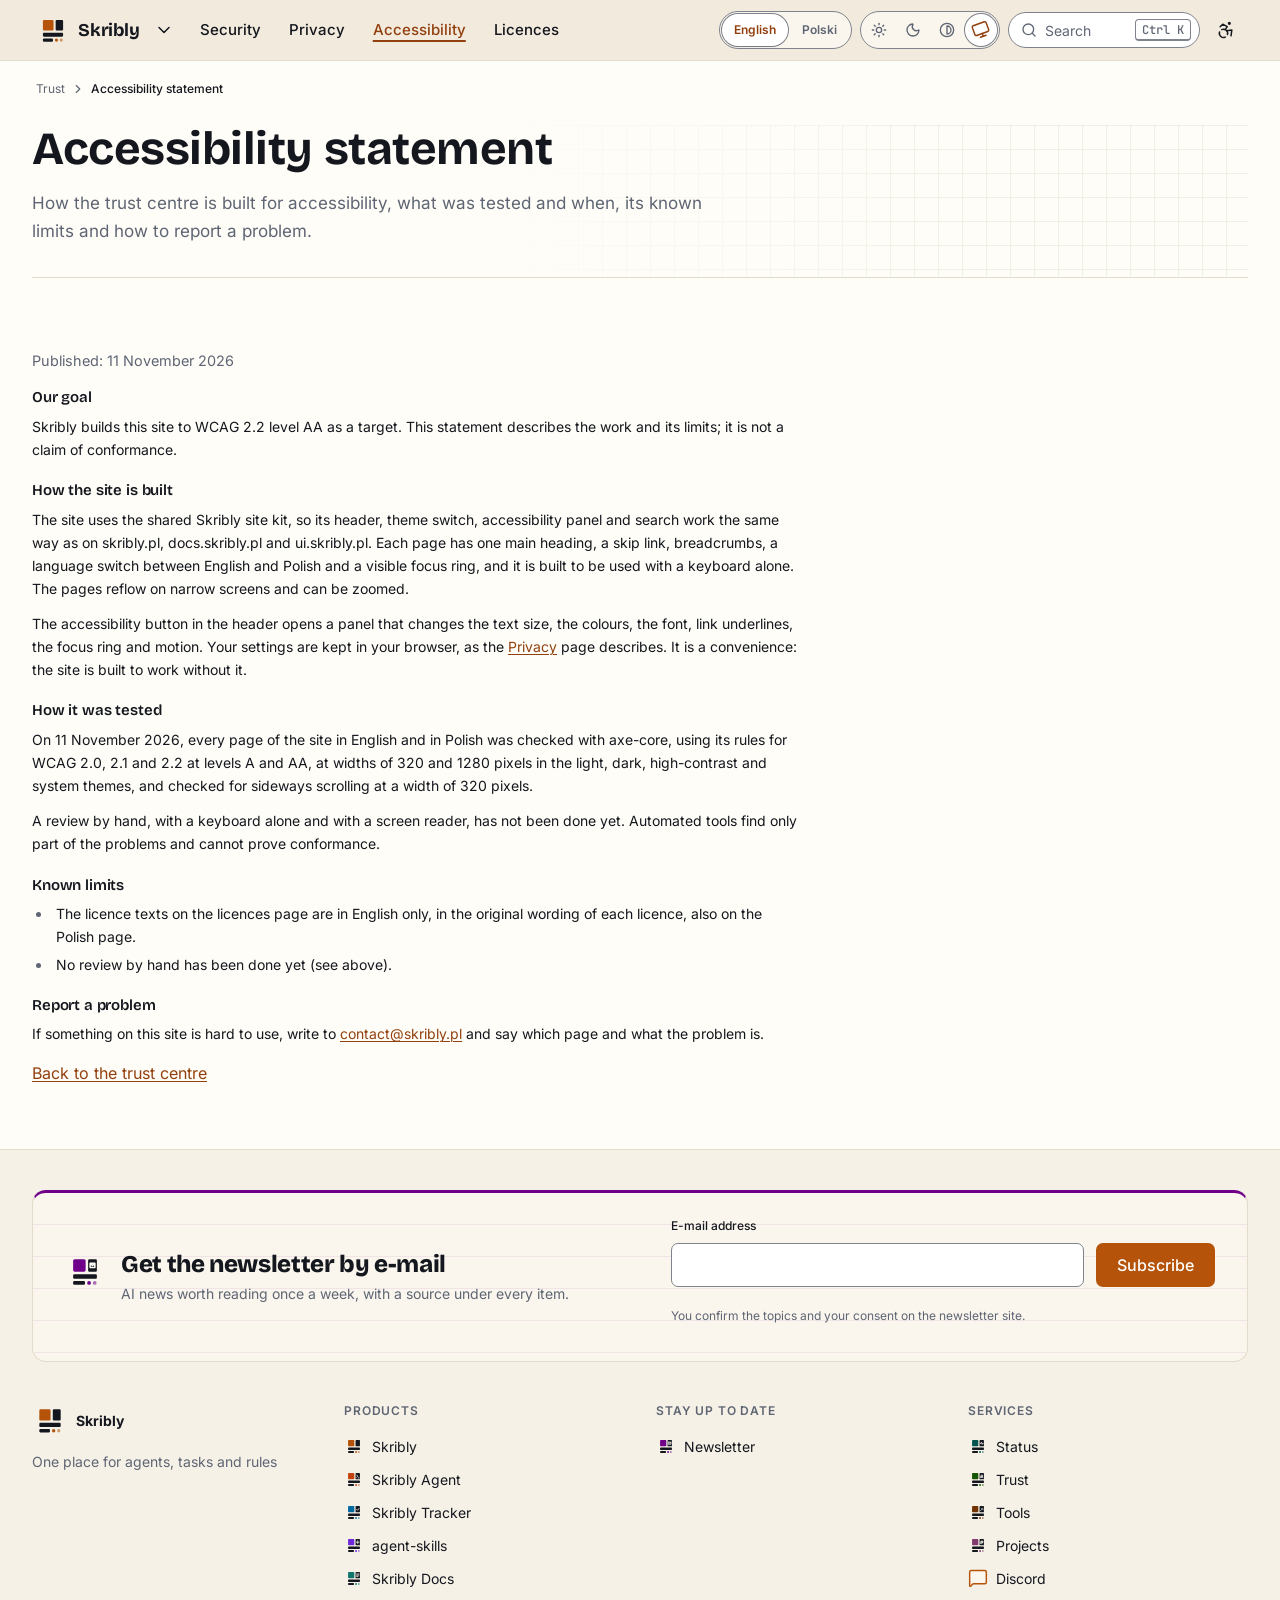
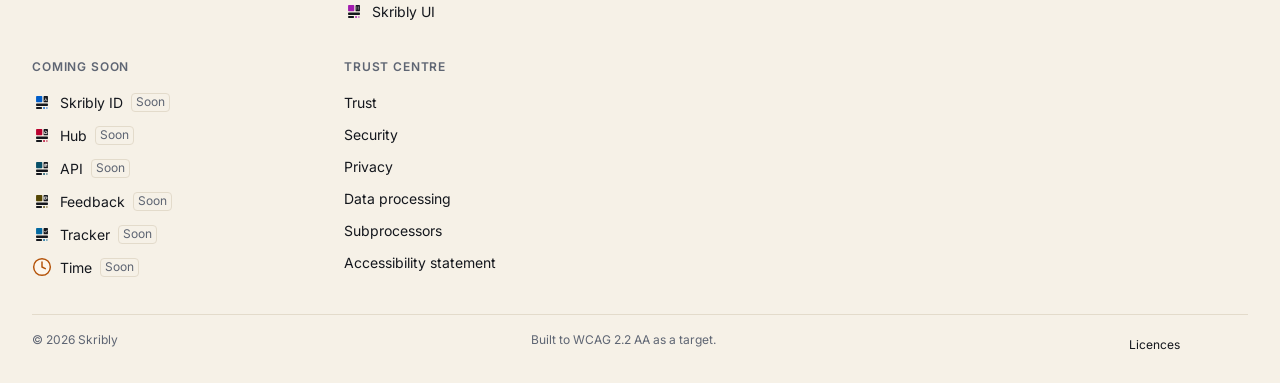
<file: accessibility/index.html>
<!DOCTYPE html><html lang="en" dir="ltr"><head><meta charset="utf-8"><meta name="viewport" content="width=device-width, initial-scale=1"><title>Accessibility statement | Skribly</title><meta name="description" content="How the trust centre is built for accessibility, what was tested and when, its known limits and how to report a problem."><link rel="canonical" href="https://trust.skribly.pl/accessibility/"><link rel="alternate" hreflang="en" href="https://trust.skribly.pl/accessibility/"><link rel="alternate" hreflang="pl" href="https://trust.skribly.pl/pl/dostepnosc/"><link rel="alternate" hreflang="x-default" href="https://trust.skribly.pl/accessibility/"><script src="/_astro/prepaint.iife.DfruCCWJ.js"></script><meta name="color-scheme" content="light dark"><meta name="theme-color" media="(prefers-color-scheme: light)" content="#fffdf8"><meta name="theme-color" media="(prefers-color-scheme: dark)" content="#111318"><meta name="referrer" content="strict-origin-when-cross-origin"><link rel="preload" href="/_astro/inter-latin-wght-normal.Dx4kXJAl.woff2" as="font" type="font/woff2" crossorigin><link rel="preload" href="/_astro/bricolage-grotesque-latin-wght-normal.DLoelf7F.woff2" as="font" type="font/woff2" crossorigin><link rel="icon" href="/favicon-32.png" sizes="32x32" type="image/png"><link rel="icon" href="/favicon.svg" type="image/svg+xml"><link rel="apple-touch-icon" href="/apple-touch-icon.png"><link rel="manifest" href="/manifest.webmanifest"><meta property="og:type" content="website"><meta property="og:site_name" content="Skribly"><meta property="og:locale" content="en_GB"><meta property="og:url" content="https://trust.skribly.pl/accessibility/"><meta property="og:title" content="Accessibility statement | Skribly"><meta property="og:description" content="How the trust centre is built for accessibility, what was tested and when, its known limits and how to report a problem."><meta property="og:image" content="https://trust.skribly.pl/og/accessibility/image.png"><meta property="og:image:width" content="1200"><meta property="og:image:height" content="630"><meta property="og:image:alt" content="Accessibility statement | Skribly"><meta name="twitter:card" content="summary_large_image"><meta name="twitter:title" content="Accessibility statement | Skribly"><meta name="twitter:description" content="How the trust centre is built for accessibility, what was tested and when, its known limits and how to report a problem."><meta name="twitter:image" content="https://trust.skribly.pl/og/accessibility/image.png"><script type="application/ld+json">{"@context":"https://schema.org","@graph":[{"@type":"Organization","@id":"https://skribly.pl/#organization","name":"Skribly","url":"https://skribly.pl/","logo":"https://skribly.pl/img/icons/icon-512.png","sameAs":["https://docs.skribly.pl/","https://ui.skribly.pl/"]},{"@type":"WebSite","@id":"https://trust.skribly.pl/#website","name":"Skribly","url":"https://trust.skribly.pl/","inLanguage":"en","description":"How the trust centre is built for accessibility, what was tested and when, its known limits and how to report a problem.","publisher":{"@id":"https://skribly.pl/#organization"}},{"@type":"WebPage","@id":"https://trust.skribly.pl/accessibility/#page","url":"https://trust.skribly.pl/accessibility/","name":"Accessibility statement | Skribly","description":"How the trust centre is built for accessibility, what was tested and when, its known limits and how to report a problem.","inLanguage":"en","isPartOf":{"@id":"https://trust.skribly.pl/#website"},"publisher":{"@id":"https://skribly.pl/#organization"}},{"@type":"BreadcrumbList","itemListElement":[{"@type":"ListItem","position":1,"name":"Trust","item":"https://trust.skribly.pl/"},{"@type":"ListItem","position":2,"name":"Accessibility statement","item":"https://trust.skribly.pl/accessibility/"}]}]}</script><meta http-equiv="Content-Security-Policy" content="default-src 'none'; connect-src 'self'; script-src 'self' 'wasm-unsafe-eval'; style-src 'self'; img-src 'self' data:; font-src 'self'; manifest-src 'self'; media-src 'self'; base-uri 'none'; form-action https://newsletter.skribly.pl; upgrade-insecure-requests"><link rel="stylesheet" href="/_astro/Page.DNO8GTjF.css"></head><body class="sk-page"><a class="sk-skip-link" href="#content">Skip to content</a><header class="sk-site-header sk-product--skribly" data-sk-header><div class="sk-container sk-container--wide sk-site-header__bar"><div class="sk-site-header__brand"><a class="sk-site-header__home" href="/" aria-label="Skribly, home page"><svg class="sk-logo sk-logo--skribly" viewBox="0 0 64 64" width="2.125rem" height="2.125rem" focusable="false" aria-hidden="true"><rect x="13" y="13" width="20" height="20" rx="2.5" fill="var(--sk-accent)"/><rect x="37" y="13" width="14" height="20" rx="2" fill="currentColor"/><rect x="13" y="37" width="38" height="7.5" rx="2" fill="currentColor"/><rect x="13" y="48" width="19" height="6" rx="2" fill="currentColor"/><circle cx="38.5" cy="51" r="3" fill="var(--sk-accent)"/><circle cx="47.5" cy="51" r="3" fill="var(--sk-accent)" opacity="0.55"/></svg><span class="sk-site-header__name">Skribly</span></a><details class="sk-dropdown sk-ecosystem"><summary class="sk-icon-button sk-ecosystem__toggle" aria-label="Switch product" title="Switch product"><svg class="sk-icon sk-dropdown__chevron" viewBox="0 0 24 24" focusable="false" data-icon="chevron.down" aria-hidden="true"><path d="m6 9 6 6 6-6"></path></svg></summary><div class="sk-dropdown__panel"><p class="sk-ecosystem__title" id="sk-ecosystem-skribly">Skribly products</p><ul class="sk-ecosystem__list" aria-labelledby="sk-ecosystem-skribly"><li><a class="sk-ecosystem__item sk-product--skribly" href="https://skribly.pl/" aria-current="true"><svg class="sk-logo sk-logo--skribly" viewBox="0 0 64 64" width="2.25rem" height="2.25rem" focusable="false" aria-hidden="true"><rect x="13" y="13" width="20" height="20" rx="2.5" fill="var(--sk-accent)"/><rect x="37" y="13" width="14" height="20" rx="2" fill="currentColor"/><rect x="13" y="37" width="38" height="7.5" rx="2" fill="currentColor"/><rect x="13" y="48" width="19" height="6" rx="2" fill="currentColor"/><circle cx="38.5" cy="51" r="3" fill="var(--sk-accent)"/><circle cx="47.5" cy="51" r="3" fill="var(--sk-accent)" opacity="0.55"/></svg><span><strong>Skribly</strong><span>One place for agents, tasks and rules</span></span><span class="sk-ecosystem__here">You are here</span></a></li><li><a class="sk-ecosystem__item sk-product--agent" href="https://agent.skribly.pl/"><svg class="sk-logo sk-logo--agent" viewBox="0 0 64 64" width="2.25rem" height="2.25rem" focusable="false" aria-hidden="true"><rect x="13" y="13" width="20" height="20" rx="2.5" fill="var(--sk-tool-agent)"/><rect x="37" y="13" width="14" height="20" rx="2" fill="currentColor"/><path d="M40.6 19.4l3.6 3.6-3.6 3.6M45.6 28.4h2.6" fill="none" stroke="var(--sk-bg)" stroke-width="2.4" stroke-linecap="round" stroke-linejoin="round"/><rect x="13" y="37" width="38" height="7.5" rx="2" fill="currentColor"/><rect x="13" y="48" width="19" height="6" rx="2" fill="currentColor"/><circle cx="38.5" cy="51" r="3" fill="var(--sk-tool-agent)"/><circle cx="47.5" cy="51" r="3" fill="var(--sk-tool-agent)" opacity="0.55"/></svg><span><strong>Skribly Agent</strong><span>Where agents work</span></span></a></li><li><a class="sk-ecosystem__item sk-product--tracker" href="https://skribly.pl/apps/skribly-tracker/"><svg class="sk-logo sk-logo--tracker" viewBox="0 0 64 64" width="2.25rem" height="2.25rem" focusable="false" aria-hidden="true"><rect x="13" y="13" width="20" height="20" rx="2.5" fill="var(--sk-tool-tracker)"/><rect x="37" y="13" width="14" height="20" rx="2" fill="currentColor"/><path d="M40.4 23.6l2.8 2.8 4.8-5.4" fill="none" stroke="var(--sk-bg)" stroke-width="2.4" stroke-linecap="round" stroke-linejoin="round"/><rect x="13" y="37" width="38" height="7.5" rx="2" fill="currentColor"/><rect x="13" y="48" width="19" height="6" rx="2" fill="currentColor"/><circle cx="38.5" cy="51" r="3" fill="var(--sk-tool-tracker)"/><circle cx="47.5" cy="51" r="3" fill="var(--sk-tool-tracker)" opacity="0.55"/></svg><span><strong>Skribly Tracker</strong><span>Where tasks begin</span></span></a></li><li><a class="sk-ecosystem__item sk-product--skills" href="https://skribly.pl/apps/agent-skills/"><svg class="sk-logo sk-logo--skills" viewBox="0 0 64 64" width="2.25rem" height="2.25rem" focusable="false" aria-hidden="true"><rect x="13" y="13" width="20" height="20" rx="2.5" fill="var(--sk-tool-skills)"/><rect x="37" y="13" width="14" height="20" rx="2" fill="currentColor"/><path d="M44 18.6v8.8M39.6 23h8.8" fill="none" stroke="var(--sk-bg)" stroke-width="2.4" stroke-linecap="round" stroke-linejoin="round"/><rect x="13" y="37" width="38" height="7.5" rx="2" fill="currentColor"/><rect x="13" y="48" width="19" height="6" rx="2" fill="currentColor"/><circle cx="38.5" cy="51" r="3" fill="var(--sk-tool-skills)"/><circle cx="47.5" cy="51" r="3" fill="var(--sk-tool-skills)" opacity="0.55"/></svg><span><strong>agent-skills</strong><span>Where the rules live</span></span></a></li><li><a class="sk-ecosystem__item sk-product--docs" href="https://docs.skribly.pl/"><svg class="sk-logo sk-logo--docs" viewBox="0 0 64 64" width="2.25rem" height="2.25rem" focusable="false" aria-hidden="true"><rect x="13" y="13" width="20" height="20" rx="2.5" fill="var(--sk-tool-docs)"/><rect x="37" y="13" width="14" height="20" rx="2" fill="currentColor"/><path d="M40.4 19h7.2M40.4 23h7.2M40.4 27h4.4" fill="none" stroke="var(--sk-bg)" stroke-width="2.4" stroke-linecap="round" stroke-linejoin="round"/><rect x="13" y="37" width="38" height="7.5" rx="2" fill="currentColor"/><rect x="13" y="48" width="19" height="6" rx="2" fill="currentColor"/><circle cx="38.5" cy="51" r="3" fill="var(--sk-tool-docs)"/><circle cx="47.5" cy="51" r="3" fill="var(--sk-tool-docs)" opacity="0.55"/></svg><span><strong>Skribly Docs</strong><span>Guides and reference</span></span></a></li><li><a class="sk-ecosystem__item sk-product--ui" href="https://ui.skribly.pl/"><svg class="sk-logo sk-logo--ui" viewBox="0 0 64 64" width="2.25rem" height="2.25rem" focusable="false" aria-hidden="true"><rect x="13" y="13" width="20" height="20" rx="2.5" fill="var(--sk-tool-ui)"/><rect x="37" y="13" width="14" height="20" rx="2" fill="currentColor"/><path d="M41.2 19.6h.01M46.8 19.6h.01M41.2 25.4h.01M46.8 25.4h.01" fill="none" stroke="var(--sk-bg)" stroke-width="2.4" stroke-linecap="round" stroke-linejoin="round"/><rect x="13" y="37" width="38" height="7.5" rx="2" fill="currentColor"/><rect x="13" y="48" width="19" height="6" rx="2" fill="currentColor"/><circle cx="38.5" cy="51" r="3" fill="var(--sk-tool-ui)"/><circle cx="47.5" cy="51" r="3" fill="var(--sk-tool-ui)" opacity="0.55"/></svg><span><strong>Skribly UI</strong><span>Tokens and components</span></span></a></li></ul><p class="sk-ecosystem__title" id="sk-ecosystem-skribly-channels">Stay up to date</p><ul class="sk-ecosystem__list" aria-labelledby="sk-ecosystem-skribly-channels"><li><a class="sk-ecosystem__item sk-product--newsletter" href="https://newsletter.skribly.pl/"><svg class="sk-logo sk-logo--newsletter" viewBox="0 0 64 64" width="2.25rem" height="2.25rem" focusable="false" aria-hidden="true"><rect x="13" y="13" width="20" height="20" rx="2.5" fill="var(--sk-tool-newsletter)"/><rect x="37" y="13" width="14" height="20" rx="2" fill="currentColor"/><path d="M40.2 19.6h7.6v6.8h-7.6zM40.6 20.2l3.4 2.8 3.4-2.8" fill="none" stroke="var(--sk-bg)" stroke-width="2.4" stroke-linecap="round" stroke-linejoin="round"/><rect x="13" y="37" width="38" height="7.5" rx="2" fill="currentColor"/><rect x="13" y="48" width="19" height="6" rx="2" fill="currentColor"/><circle cx="38.5" cy="51" r="3" fill="var(--sk-tool-newsletter)"/><circle cx="47.5" cy="51" r="3" fill="var(--sk-tool-newsletter)" opacity="0.55"/></svg><span><strong>Skribly Newsletter</strong><span>AI news every week, each with its source</span></span></a></li></ul><p class="sk-ecosystem__title" id="sk-ecosystem-skribly-services">Services</p><ul class="sk-ecosystem__list" aria-labelledby="sk-ecosystem-skribly-services"><li><a class="sk-ecosystem__item sk-product--status" href="https://status.skribly.pl/"><svg class="sk-logo sk-logo--status" viewBox="0 0 64 64" width="2.25rem" height="2.25rem" focusable="false" aria-hidden="true"><rect x="13" y="13" width="20" height="20" rx="2.5" fill="var(--sk-tool-status)"/><rect x="37" y="13" width="14" height="20" rx="2" fill="currentColor"/><path d="M39.6 23.6h2.2l1.4-3.6 2.4 6.8 1.4-3.2h1.4" fill="none" stroke="var(--sk-bg)" stroke-width="2.4" stroke-linecap="round" stroke-linejoin="round"/><rect x="13" y="37" width="38" height="7.5" rx="2" fill="currentColor"/><rect x="13" y="48" width="19" height="6" rx="2" fill="currentColor"/><circle cx="38.5" cy="51" r="3" fill="var(--sk-tool-status)"/><circle cx="47.5" cy="51" r="3" fill="var(--sk-tool-status)" opacity="0.55"/></svg><span><strong>Skribly Status</strong><span>Is every service up</span></span></a></li><li><a class="sk-ecosystem__item sk-product--trust" href="https://trust.skribly.pl/"><svg class="sk-logo sk-logo--trust" viewBox="0 0 64 64" width="2.25rem" height="2.25rem" focusable="false" aria-hidden="true"><rect x="13" y="13" width="20" height="20" rx="2.5" fill="var(--sk-tool-trust)"/><rect x="37" y="13" width="14" height="20" rx="2" fill="currentColor"/><path d="M41.8 22.6v-3h4.4v3M40.8 24.2h6.4v2.8h-6.4z" fill="none" stroke="var(--sk-bg)" stroke-width="2.4" stroke-linecap="round" stroke-linejoin="round"/><rect x="13" y="37" width="38" height="7.5" rx="2" fill="currentColor"/><rect x="13" y="48" width="19" height="6" rx="2" fill="currentColor"/><circle cx="38.5" cy="51" r="3" fill="var(--sk-tool-trust)"/><circle cx="47.5" cy="51" r="3" fill="var(--sk-tool-trust)" opacity="0.55"/></svg><span><strong>Skribly Trust</strong><span>Security, privacy and accessibility</span></span></a></li><li><a class="sk-ecosystem__item sk-product--tools" href="https://tools.skribly.pl/"><svg class="sk-logo sk-logo--tools" viewBox="0 0 64 64" width="2.25rem" height="2.25rem" focusable="false" aria-hidden="true"><rect x="13" y="13" width="20" height="20" rx="2.5" fill="var(--sk-tool-tools)"/><rect x="37" y="13" width="14" height="20" rx="2" fill="currentColor"/><path d="M40.8 27.2L46 22M43.8 19.8l4.4 4.4" fill="none" stroke="var(--sk-bg)" stroke-width="2.4" stroke-linecap="round" stroke-linejoin="round"/><rect x="13" y="37" width="38" height="7.5" rx="2" fill="currentColor"/><rect x="13" y="48" width="19" height="6" rx="2" fill="currentColor"/><circle cx="38.5" cy="51" r="3" fill="var(--sk-tool-tools)"/><circle cx="47.5" cy="51" r="3" fill="var(--sk-tool-tools)" opacity="0.55"/></svg><span><strong>Skribly Tools</strong><span>Small tools in the browser</span></span></a></li><li><a class="sk-ecosystem__item sk-product--projects" href="https://projects.skribly.pl/"><svg class="sk-logo sk-logo--projects" viewBox="0 0 64 64" width="2.25rem" height="2.25rem" focusable="false" aria-hidden="true"><rect x="13" y="13" width="20" height="20" rx="2.5" fill="var(--sk-tool-projects)"/><rect x="37" y="13" width="14" height="20" rx="2" fill="currentColor"/><path d="M40.4 21.8h4.8v4.8h-4.8zM43 21.8v-2.6h4.8v4.8h-2.6" fill="none" stroke="var(--sk-bg)" stroke-width="2.4" stroke-linecap="round" stroke-linejoin="round"/><rect x="13" y="37" width="38" height="7.5" rx="2" fill="currentColor"/><rect x="13" y="48" width="19" height="6" rx="2" fill="currentColor"/><circle cx="38.5" cy="51" r="3" fill="var(--sk-tool-projects)"/><circle cx="47.5" cy="51" r="3" fill="var(--sk-tool-projects)" opacity="0.55"/></svg><span><strong>Skribly Projects</strong><span>Every part and how far it is</span></span></a></li><li><a class="sk-ecosystem__item sk-product--discord" href="https://dc.skribly.pl/"><svg class="sk-icon sk-icon--duo sk-ecosystem__icon" viewBox="0 0 24 24" focusable="false" data-icon="content.comment" aria-hidden="true"><g class="sk-icon__fill"><path d="M22 17a2 2 0 0 1-2 2H6.828a2 2 0 0 0-1.414.586l-2.202 2.202A.71.71 0 0 1 2 21.286V5a2 2 0 0 1 2-2h16a2 2 0 0 1 2 2z"></path></g><path d="M22 17a2 2 0 0 1-2 2H6.828a2 2 0 0 0-1.414.586l-2.202 2.202A.71.71 0 0 1 2 21.286V5a2 2 0 0 1 2-2h16a2 2 0 0 1 2 2z"></path></svg><span><strong>Discord</strong><span>Talk with the people who build Skribly</span></span></a></li></ul></div></details></div><div class="sk-site-header__quick"><button class="sk-search-button sk-site-header__wide" type="button" data-sk-search-open data-sk-needs-js aria-haspopup="dialog" aria-controls="sk-search" aria-keyshortcuts="Control+K /"><svg class="sk-icon" viewBox="0 0 24 24" focusable="false" data-icon="action.search" aria-hidden="true"><g class="sk-icon__fill"><circle cx="11" cy="11" r="8"></circle></g><path d="m21 21-4.34-4.34"></path><circle cx="11" cy="11" r="8"></circle></svg><span>Search</span><kbd class="sk-kbd" aria-hidden="true">Ctrl K</kbd></button><button class="sk-icon-button sk-site-header__narrow" type="button" data-sk-search-open data-sk-needs-js aria-label="Search" aria-haspopup="dialog" aria-controls="sk-search" aria-keyshortcuts="Control+K /"><svg class="sk-icon" viewBox="0 0 24 24" focusable="false" data-icon="action.search" aria-hidden="true"><g class="sk-icon__fill"><circle cx="11" cy="11" r="8"></circle></g><path d="m21 21-4.34-4.34"></path><circle cx="11" cy="11" r="8"></circle></svg></button><button class="sk-icon-button" type="button" data-sk-a11y-open data-sk-needs-js aria-controls="sk-a11y-panel" aria-expanded="false" aria-label="Accessibility" title="Open accessibility settings"><svg class="sk-icon" viewBox="0 0 24 24" focusable="false" data-icon="nav.accessibility" aria-hidden="true"><g class="sk-icon__fill"><circle cx="16" cy="4" r="1"></circle></g><circle cx="16" cy="4" r="1"></circle><path d="m18 19 1-7-6 1"></path><path d="m5 8 3-3 5.5 3-2.36 3.5"></path><path d="M4.24 14.5a5 5 0 0 0 6.88 6"></path><path d="M13.76 17.5a5 5 0 0 0-6.88-6"></path></svg></button><button class="sk-icon-button sk-site-header__menu-toggle" type="button" data-sk-menu-toggle data-sk-needs-js aria-expanded="false" aria-controls="sk-site-drawer-skribly" aria-label="Menu" data-open="Menu" data-close="Close menu"><span class="sk-burger" aria-hidden="true"><span></span><span></span><span></span></span></button></div><div class="sk-site-header__drawer" id="sk-site-drawer-skribly"><nav class="sk-site-nav" aria-label="Main navigation"><ul class="sk-site-nav__list"><li><a class="sk-site-nav__link" href="/security/">Security</a></li><li><a class="sk-site-nav__link" href="/privacy/">Privacy</a></li><li><a class="sk-site-nav__link" href="/accessibility/" aria-current="page">Accessibility</a></li><li><a class="sk-site-nav__link" href="/licenses/">Licences</a></li></ul></nav><div class="sk-site-header__tools"><nav class="sk-language-switch" aria-label="Language"><ul><li><span lang="en" aria-current="true">English</span></li><li><a href="/pl/dostepnosc/" lang="pl" hreflang="pl">Polski</a></li></ul></nav><fieldset class="sk-theme-switch" data-sk-theme-switch><legend class="sk-visually-hidden">Theme</legend><label title="Light"><input type="radio" name="sk-theme-7qp1o8" value="light"><svg class="sk-icon" viewBox="0 0 24 24" focusable="false" data-icon="theme.light" aria-hidden="true"><g class="sk-icon__fill"><circle cx="12" cy="12" r="4"></circle></g><circle cx="12" cy="12" r="4"></circle><path d="M12 2v2"></path><path d="M12 20v2"></path><path d="m4.93 4.93 1.41 1.41"></path><path d="m17.66 17.66 1.41 1.41"></path><path d="M2 12h2"></path><path d="M20 12h2"></path><path d="m6.34 17.66-1.41 1.41"></path><path d="m19.07 4.93-1.41 1.41"></path></svg><span class="sk-visually-hidden">Light</span></label><label title="Dark"><input type="radio" name="sk-theme-7qp1o8" value="dark"><svg class="sk-icon" viewBox="0 0 24 24" focusable="false" data-icon="theme.dark" aria-hidden="true"><g class="sk-icon__fill"><path d="M20.985 12.486a9 9 0 1 1-9.473-9.472c.405-.022.617.46.402.803a6 6 0 0 0 8.268 8.268c.344-.215.825-.004.803.401"></path></g><path d="M20.985 12.486a9 9 0 1 1-9.473-9.472c.405-.022.617.46.402.803a6 6 0 0 0 8.268 8.268c.344-.215.825-.004.803.401"></path></svg><span class="sk-visually-hidden">Dark</span></label><label title="High contrast"><input type="radio" name="sk-theme-7qp1o8" value="contrast"><svg class="sk-icon" viewBox="0 0 24 24" focusable="false" data-icon="theme.contrast" aria-hidden="true"><g class="sk-icon__fill"><circle cx="12" cy="12" r="10"></circle><path d="M12 18a6 6 0 0 0 0-12v12z"></path></g><circle cx="12" cy="12" r="10"></circle><path d="M12 18a6 6 0 0 0 0-12v12z"></path></svg><span class="sk-visually-hidden">High contrast</span></label><label title="System"><input type="radio" name="sk-theme-7qp1o8" value="system" checked><svg class="sk-icon" viewBox="0 0 24 24" focusable="false" data-icon="theme.system" aria-hidden="true"><g class="sk-icon__fill"><rect rx="2" x="2" y="3" width="20" height="14"></rect></g><rect rx="2" x="2" y="3" width="20" height="14"></rect><line x1="8" y1="21" x2="16" y2="21"></line><line x1="12" y1="17" x2="12" y2="21"></line></svg><span class="sk-visually-hidden">System</span></label></fieldset><script type="module" src="/_astro/ThemeSwitch.astro_astro_type_script_index_0_lang.CFWxGLRv.js"></script></div></div></div></header><script type="module" src="/_astro/SiteHeader.astro_astro_type_script_index_0_lang.C7ESqmu-.js"></script><main class="sk-page__main sk-page__main--wide" id="content" tabindex="-1" data-pagefind-body><nav class="sk-breadcrumbs" aria-label="Breadcrumb" data-pagefind-ignore><ol><li><a href="/">Trust</a></li><li><span aria-current="page">Accessibility statement</span></li></ol></nav><div class="site-main" data-pagefind-body><div class="hero-wrap"><header class="sk-hero sk-hero--page sk-pattern sk-pattern--grid sk-product--trust" data-sk-hero="page"><div class="sk-hero__body"><h1 class="sk-hero__title">Accessibility statement</h1><p class="sk-hero__lead">How the trust centre is built for accessibility, what was tested and when, its known limits and how to report a problem.</p></div></header></div><article class="page-measure page-section"><header class="entry-head"><p class="entry-dates">Published: <time datetime="2026-11-11T00:00:00.000Z">11 November 2026</time></p></header><div class="sk-prose entry-body"><h2>Our goal</h2>
<p>Skribly builds this site to WCAG 2.2 level AA as a target. This statement describes the work and its limits; it is not a claim of conformance.</p>
<h2>How the site is built</h2>
<p>The site uses the shared Skribly site kit, so its header, theme switch, accessibility panel and search work the same way as on skribly.pl, docs.skribly.pl and ui.skribly.pl. Each page has one main heading, a skip link, breadcrumbs, a language switch between English and Polish and a visible focus ring, and it is built to be used with a keyboard alone. The pages reflow on narrow screens and can be zoomed.</p>
<p>The accessibility button in the header opens a panel that changes the text size, the colours, the font, link underlines, the focus ring and motion. Your settings are kept in your browser, as the <a href="/privacy/">Privacy</a> page describes. It is a convenience: the site is built to work without it.</p>
<h2>How it was tested</h2>
<p>On 11 November 2026, every page of the site in English and in Polish was checked with axe-core, using its rules for WCAG 2.0, 2.1 and 2.2 at levels A and AA, at widths of 320 and 1280 pixels in the light, dark, high-contrast and system themes, and checked for sideways scrolling at a width of 320 pixels.</p>
<p>A review by hand, with a keyboard alone and with a screen reader, has not been done yet. Automated tools find only part of the problems and cannot prove conformance.</p>
<h2>Known limits</h2>
<ul>
<li>The licence texts on the licences page are in English only, in the original wording of each licence, also on the Polish page.</li>
<li>No review by hand has been done yet (see above).</li>
</ul>
<h2>Report a problem</h2>
<p>If something on this site is hard to use, write to <a href="mailto:contact@skribly.pl">contact@skribly.pl</a> and say which page and what the problem is.</p></div><p><a class="sk-link" href="/">Back to the trust centre</a></p></article></div></main><footer class="sk-site-footer sk-product--skribly"><div class="sk-container sk-container--wide"><section aria-labelledby="sk-footer-newsletter-title" class="sk-band sk-band--sunken sk-pattern sk-pattern--ruled sk-product--newsletter sk-newsletter-signup sk-newsletter-signup--footer"><div class="sk-newsletter-signup__text"><svg class="sk-logo sk-logo--newsletter" viewBox="0 0 64 64" width="2.5rem" height="2.5rem" focusable="false" aria-hidden="true"><rect x="13" y="13" width="20" height="20" rx="2.5" fill="var(--sk-tool-newsletter)"/><rect x="37" y="13" width="14" height="20" rx="2" fill="currentColor"/><path d="M40.2 19.6h7.6v6.8h-7.6zM40.6 20.2l3.4 2.8 3.4-2.8" fill="none" stroke="var(--sk-bg)" stroke-width="2.4" stroke-linecap="round" stroke-linejoin="round"/><rect x="13" y="37" width="38" height="7.5" rx="2" fill="currentColor"/><rect x="13" y="48" width="19" height="6" rx="2" fill="currentColor"/><circle cx="38.5" cy="51" r="3" fill="var(--sk-tool-newsletter)"/><circle cx="47.5" cy="51" r="3" fill="var(--sk-tool-newsletter)" opacity="0.55"/></svg><h2 class="sk-newsletter-signup__title" id="sk-footer-newsletter-title">Get the newsletter by e-mail</h2><p class="sk-newsletter-signup__lead">AI news worth reading once a week, with a source under every item.</p></div><form class="sk-newsletter-signup__form" method="get" action="https://newsletter.skribly.pl/#signup" aria-labelledby="sk-footer-newsletter-title"><label class="sk-label" for="sk-footer-newsletter-email">E-mail address</label><div class="sk-newsletter-signup__row"><input class="sk-input sk-newsletter-signup__input" type="email" id="sk-footer-newsletter-email" name="email" autocomplete="email" inputmode="email" spellcheck="false" maxlength="254" required aria-describedby="sk-footer-newsletter-hint"><button class="sk-button" type="submit">Subscribe</button></div><p class="sk-hint" id="sk-footer-newsletter-hint">You confirm the topics and your consent on the newsletter site.</p></form></section><div class="sk-site-footer__grid"><div class="sk-site-footer__brand"><a href="https://skribly.pl/" aria-label="Skribly, home page"><svg class="sk-logo sk-logo--skribly" viewBox="0 0 64 64" width="2.25rem" height="2.25rem" focusable="false" aria-hidden="true"><rect x="13" y="13" width="20" height="20" rx="2.5" fill="var(--sk-accent)"/><rect x="37" y="13" width="14" height="20" rx="2" fill="currentColor"/><rect x="13" y="37" width="38" height="7.5" rx="2" fill="currentColor"/><rect x="13" y="48" width="19" height="6" rx="2" fill="currentColor"/><circle cx="38.5" cy="51" r="3" fill="var(--sk-accent)"/><circle cx="47.5" cy="51" r="3" fill="var(--sk-accent)" opacity="0.55"/></svg><strong>Skribly</strong></a><p>One place for agents, tasks and rules</p></div><nav aria-labelledby="sk-footer-products-skribly"><h2 id="sk-footer-products-skribly">Products</h2><ul><li><a href="https://skribly.pl/" aria-current="true"><svg class="sk-logo sk-logo--skribly" viewBox="0 0 64 64" width="1.25rem" height="1.25rem" focusable="false" aria-hidden="true"><rect x="13" y="13" width="20" height="20" rx="2.5" fill="var(--sk-accent)"/><rect x="37" y="13" width="14" height="20" rx="2" fill="currentColor"/><rect x="13" y="37" width="38" height="7.5" rx="2" fill="currentColor"/><rect x="13" y="48" width="19" height="6" rx="2" fill="currentColor"/><circle cx="38.5" cy="51" r="3" fill="var(--sk-accent)"/><circle cx="47.5" cy="51" r="3" fill="var(--sk-accent)" opacity="0.55"/></svg>Skribly</a></li><li><a href="https://agent.skribly.pl/"><svg class="sk-logo sk-logo--agent" viewBox="0 0 64 64" width="1.25rem" height="1.25rem" focusable="false" aria-hidden="true"><rect x="13" y="13" width="20" height="20" rx="2.5" fill="var(--sk-tool-agent)"/><rect x="37" y="13" width="14" height="20" rx="2" fill="currentColor"/><path d="M40.6 19.4l3.6 3.6-3.6 3.6M45.6 28.4h2.6" fill="none" stroke="var(--sk-bg)" stroke-width="2.4" stroke-linecap="round" stroke-linejoin="round"/><rect x="13" y="37" width="38" height="7.5" rx="2" fill="currentColor"/><rect x="13" y="48" width="19" height="6" rx="2" fill="currentColor"/><circle cx="38.5" cy="51" r="3" fill="var(--sk-tool-agent)"/><circle cx="47.5" cy="51" r="3" fill="var(--sk-tool-agent)" opacity="0.55"/></svg>Skribly Agent</a></li><li><a href="https://skribly.pl/apps/skribly-tracker/"><svg class="sk-logo sk-logo--tracker" viewBox="0 0 64 64" width="1.25rem" height="1.25rem" focusable="false" aria-hidden="true"><rect x="13" y="13" width="20" height="20" rx="2.5" fill="var(--sk-tool-tracker)"/><rect x="37" y="13" width="14" height="20" rx="2" fill="currentColor"/><path d="M40.4 23.6l2.8 2.8 4.8-5.4" fill="none" stroke="var(--sk-bg)" stroke-width="2.4" stroke-linecap="round" stroke-linejoin="round"/><rect x="13" y="37" width="38" height="7.5" rx="2" fill="currentColor"/><rect x="13" y="48" width="19" height="6" rx="2" fill="currentColor"/><circle cx="38.5" cy="51" r="3" fill="var(--sk-tool-tracker)"/><circle cx="47.5" cy="51" r="3" fill="var(--sk-tool-tracker)" opacity="0.55"/></svg>Skribly Tracker</a></li><li><a href="https://skribly.pl/apps/agent-skills/"><svg class="sk-logo sk-logo--skills" viewBox="0 0 64 64" width="1.25rem" height="1.25rem" focusable="false" aria-hidden="true"><rect x="13" y="13" width="20" height="20" rx="2.5" fill="var(--sk-tool-skills)"/><rect x="37" y="13" width="14" height="20" rx="2" fill="currentColor"/><path d="M44 18.6v8.8M39.6 23h8.8" fill="none" stroke="var(--sk-bg)" stroke-width="2.4" stroke-linecap="round" stroke-linejoin="round"/><rect x="13" y="37" width="38" height="7.5" rx="2" fill="currentColor"/><rect x="13" y="48" width="19" height="6" rx="2" fill="currentColor"/><circle cx="38.5" cy="51" r="3" fill="var(--sk-tool-skills)"/><circle cx="47.5" cy="51" r="3" fill="var(--sk-tool-skills)" opacity="0.55"/></svg>agent-skills</a></li><li><a href="https://docs.skribly.pl/"><svg class="sk-logo sk-logo--docs" viewBox="0 0 64 64" width="1.25rem" height="1.25rem" focusable="false" aria-hidden="true"><rect x="13" y="13" width="20" height="20" rx="2.5" fill="var(--sk-tool-docs)"/><rect x="37" y="13" width="14" height="20" rx="2" fill="currentColor"/><path d="M40.4 19h7.2M40.4 23h7.2M40.4 27h4.4" fill="none" stroke="var(--sk-bg)" stroke-width="2.4" stroke-linecap="round" stroke-linejoin="round"/><rect x="13" y="37" width="38" height="7.5" rx="2" fill="currentColor"/><rect x="13" y="48" width="19" height="6" rx="2" fill="currentColor"/><circle cx="38.5" cy="51" r="3" fill="var(--sk-tool-docs)"/><circle cx="47.5" cy="51" r="3" fill="var(--sk-tool-docs)" opacity="0.55"/></svg>Skribly Docs</a></li><li><a href="https://ui.skribly.pl/"><svg class="sk-logo sk-logo--ui" viewBox="0 0 64 64" width="1.25rem" height="1.25rem" focusable="false" aria-hidden="true"><rect x="13" y="13" width="20" height="20" rx="2.5" fill="var(--sk-tool-ui)"/><rect x="37" y="13" width="14" height="20" rx="2" fill="currentColor"/><path d="M41.2 19.6h.01M46.8 19.6h.01M41.2 25.4h.01M46.8 25.4h.01" fill="none" stroke="var(--sk-bg)" stroke-width="2.4" stroke-linecap="round" stroke-linejoin="round"/><rect x="13" y="37" width="38" height="7.5" rx="2" fill="currentColor"/><rect x="13" y="48" width="19" height="6" rx="2" fill="currentColor"/><circle cx="38.5" cy="51" r="3" fill="var(--sk-tool-ui)"/><circle cx="47.5" cy="51" r="3" fill="var(--sk-tool-ui)" opacity="0.55"/></svg>Skribly UI</a></li></ul></nav><nav aria-labelledby="sk-footer-channels-skribly"><h2 id="sk-footer-channels-skribly">Stay up to date</h2><ul><li><a href="https://newsletter.skribly.pl/"><svg class="sk-logo sk-logo--newsletter" viewBox="0 0 64 64" width="1.25rem" height="1.25rem" focusable="false" aria-hidden="true"><rect x="13" y="13" width="20" height="20" rx="2.5" fill="var(--sk-tool-newsletter)"/><rect x="37" y="13" width="14" height="20" rx="2" fill="currentColor"/><path d="M40.2 19.6h7.6v6.8h-7.6zM40.6 20.2l3.4 2.8 3.4-2.8" fill="none" stroke="var(--sk-bg)" stroke-width="2.4" stroke-linecap="round" stroke-linejoin="round"/><rect x="13" y="37" width="38" height="7.5" rx="2" fill="currentColor"/><rect x="13" y="48" width="19" height="6" rx="2" fill="currentColor"/><circle cx="38.5" cy="51" r="3" fill="var(--sk-tool-newsletter)"/><circle cx="47.5" cy="51" r="3" fill="var(--sk-tool-newsletter)" opacity="0.55"/></svg>Newsletter</a></li></ul></nav><nav aria-labelledby="sk-footer-services-skribly"><h2 id="sk-footer-services-skribly">Services</h2><ul><li><a href="https://status.skribly.pl/"><svg class="sk-logo sk-logo--status" viewBox="0 0 64 64" width="1.25rem" height="1.25rem" focusable="false" aria-hidden="true"><rect x="13" y="13" width="20" height="20" rx="2.5" fill="var(--sk-tool-status)"/><rect x="37" y="13" width="14" height="20" rx="2" fill="currentColor"/><path d="M39.6 23.6h2.2l1.4-3.6 2.4 6.8 1.4-3.2h1.4" fill="none" stroke="var(--sk-bg)" stroke-width="2.4" stroke-linecap="round" stroke-linejoin="round"/><rect x="13" y="37" width="38" height="7.5" rx="2" fill="currentColor"/><rect x="13" y="48" width="19" height="6" rx="2" fill="currentColor"/><circle cx="38.5" cy="51" r="3" fill="var(--sk-tool-status)"/><circle cx="47.5" cy="51" r="3" fill="var(--sk-tool-status)" opacity="0.55"/></svg>Status</a></li><li><a href="https://trust.skribly.pl/"><svg class="sk-logo sk-logo--trust" viewBox="0 0 64 64" width="1.25rem" height="1.25rem" focusable="false" aria-hidden="true"><rect x="13" y="13" width="20" height="20" rx="2.5" fill="var(--sk-tool-trust)"/><rect x="37" y="13" width="14" height="20" rx="2" fill="currentColor"/><path d="M41.8 22.6v-3h4.4v3M40.8 24.2h6.4v2.8h-6.4z" fill="none" stroke="var(--sk-bg)" stroke-width="2.4" stroke-linecap="round" stroke-linejoin="round"/><rect x="13" y="37" width="38" height="7.5" rx="2" fill="currentColor"/><rect x="13" y="48" width="19" height="6" rx="2" fill="currentColor"/><circle cx="38.5" cy="51" r="3" fill="var(--sk-tool-trust)"/><circle cx="47.5" cy="51" r="3" fill="var(--sk-tool-trust)" opacity="0.55"/></svg>Trust</a></li><li><a href="https://tools.skribly.pl/"><svg class="sk-logo sk-logo--tools" viewBox="0 0 64 64" width="1.25rem" height="1.25rem" focusable="false" aria-hidden="true"><rect x="13" y="13" width="20" height="20" rx="2.5" fill="var(--sk-tool-tools)"/><rect x="37" y="13" width="14" height="20" rx="2" fill="currentColor"/><path d="M40.8 27.2L46 22M43.8 19.8l4.4 4.4" fill="none" stroke="var(--sk-bg)" stroke-width="2.4" stroke-linecap="round" stroke-linejoin="round"/><rect x="13" y="37" width="38" height="7.5" rx="2" fill="currentColor"/><rect x="13" y="48" width="19" height="6" rx="2" fill="currentColor"/><circle cx="38.5" cy="51" r="3" fill="var(--sk-tool-tools)"/><circle cx="47.5" cy="51" r="3" fill="var(--sk-tool-tools)" opacity="0.55"/></svg>Tools</a></li><li><a href="https://projects.skribly.pl/"><svg class="sk-logo sk-logo--projects" viewBox="0 0 64 64" width="1.25rem" height="1.25rem" focusable="false" aria-hidden="true"><rect x="13" y="13" width="20" height="20" rx="2.5" fill="var(--sk-tool-projects)"/><rect x="37" y="13" width="14" height="20" rx="2" fill="currentColor"/><path d="M40.4 21.8h4.8v4.8h-4.8zM43 21.8v-2.6h4.8v4.8h-2.6" fill="none" stroke="var(--sk-bg)" stroke-width="2.4" stroke-linecap="round" stroke-linejoin="round"/><rect x="13" y="37" width="38" height="7.5" rx="2" fill="currentColor"/><rect x="13" y="48" width="19" height="6" rx="2" fill="currentColor"/><circle cx="38.5" cy="51" r="3" fill="var(--sk-tool-projects)"/><circle cx="47.5" cy="51" r="3" fill="var(--sk-tool-projects)" opacity="0.55"/></svg>Projects</a></li><li><a href="https://dc.skribly.pl/"><svg class="sk-icon sk-icon--duo sk-site-footer__icon" viewBox="0 0 24 24" focusable="false" data-icon="content.comment" aria-hidden="true"><g class="sk-icon__fill"><path d="M22 17a2 2 0 0 1-2 2H6.828a2 2 0 0 0-1.414.586l-2.202 2.202A.71.71 0 0 1 2 21.286V5a2 2 0 0 1 2-2h16a2 2 0 0 1 2 2z"></path></g><path d="M22 17a2 2 0 0 1-2 2H6.828a2 2 0 0 0-1.414.586l-2.202 2.202A.71.71 0 0 1 2 21.286V5a2 2 0 0 1 2-2h16a2 2 0 0 1 2 2z"></path></svg>Discord</a></li></ul></nav><nav aria-labelledby="sk-footer-soon-skribly"><h2 id="sk-footer-soon-skribly">Coming soon</h2><ul><li><a href="https://id.skribly.pl/"><svg class="sk-logo sk-logo--id" viewBox="0 0 64 64" width="1.25rem" height="1.25rem" focusable="false" aria-hidden="true"><rect x="13" y="13" width="20" height="20" rx="2.5" fill="var(--sk-tool-id)"/><rect x="37" y="13" width="14" height="20" rx="2" fill="currentColor"/><path d="M44 20.2h.01M40.8 27.2l1.4-2.6h3.6l1.4 2.6" fill="none" stroke="var(--sk-bg)" stroke-width="2.4" stroke-linecap="round" stroke-linejoin="round"/><rect x="13" y="37" width="38" height="7.5" rx="2" fill="currentColor"/><rect x="13" y="48" width="19" height="6" rx="2" fill="currentColor"/><circle cx="38.5" cy="51" r="3" fill="var(--sk-tool-id)"/><circle cx="47.5" cy="51" r="3" fill="var(--sk-tool-id)" opacity="0.55"/></svg>Skribly ID <span class="sk-site-footer__soon">Soon</span></a></li><li><a href="https://hub.skribly.pl/"><svg class="sk-logo sk-logo--hub" viewBox="0 0 64 64" width="1.25rem" height="1.25rem" focusable="false" aria-hidden="true"><rect x="13" y="13" width="20" height="20" rx="2.5" fill="var(--sk-tool-hub)"/><rect x="37" y="13" width="14" height="20" rx="2" fill="currentColor"/><path d="M40.4 22.6l3.6-3.6 3.6 3.6v4.8h-7.2z" fill="none" stroke="var(--sk-bg)" stroke-width="2.4" stroke-linecap="round" stroke-linejoin="round"/><rect x="13" y="37" width="38" height="7.5" rx="2" fill="currentColor"/><rect x="13" y="48" width="19" height="6" rx="2" fill="currentColor"/><circle cx="38.5" cy="51" r="3" fill="var(--sk-tool-hub)"/><circle cx="47.5" cy="51" r="3" fill="var(--sk-tool-hub)" opacity="0.55"/></svg>Hub <span class="sk-site-footer__soon">Soon</span></a></li><li><a href="https://api.skribly.pl/"><svg class="sk-logo sk-logo--api" viewBox="0 0 64 64" width="1.25rem" height="1.25rem" focusable="false" aria-hidden="true"><rect x="13" y="13" width="20" height="20" rx="2.5" fill="var(--sk-tool-api)"/><rect x="37" y="13" width="14" height="20" rx="2" fill="currentColor"/><path d="M40.4 20.6h7.2M45.6 18.6l2 2-2 2M47.6 25.4h-7.2M42.4 23.4l-2 2 2 2" fill="none" stroke="var(--sk-bg)" stroke-width="2.4" stroke-linecap="round" stroke-linejoin="round"/><rect x="13" y="37" width="38" height="7.5" rx="2" fill="currentColor"/><rect x="13" y="48" width="19" height="6" rx="2" fill="currentColor"/><circle cx="38.5" cy="51" r="3" fill="var(--sk-tool-api)"/><circle cx="47.5" cy="51" r="3" fill="var(--sk-tool-api)" opacity="0.55"/></svg>API <span class="sk-site-footer__soon">Soon</span></a></li><li><a href="https://feedback.skribly.pl/"><svg class="sk-logo sk-logo--feedback" viewBox="0 0 64 64" width="1.25rem" height="1.25rem" focusable="false" aria-hidden="true"><rect x="13" y="13" width="20" height="20" rx="2.5" fill="var(--sk-tool-feedback)"/><rect x="37" y="13" width="14" height="20" rx="2" fill="currentColor"/><path d="M40.4 19.2h7.2v5.6h-3.2l-2.6 2.6v-2.6h-1.4z" fill="none" stroke="var(--sk-bg)" stroke-width="2.4" stroke-linecap="round" stroke-linejoin="round"/><rect x="13" y="37" width="38" height="7.5" rx="2" fill="currentColor"/><rect x="13" y="48" width="19" height="6" rx="2" fill="currentColor"/><circle cx="38.5" cy="51" r="3" fill="var(--sk-tool-feedback)"/><circle cx="47.5" cy="51" r="3" fill="var(--sk-tool-feedback)" opacity="0.55"/></svg>Feedback <span class="sk-site-footer__soon">Soon</span></a></li><li><a href="https://tracker.skribly.pl/"><svg class="sk-logo sk-logo--tracker" viewBox="0 0 64 64" width="1.25rem" height="1.25rem" focusable="false" aria-hidden="true"><rect x="13" y="13" width="20" height="20" rx="2.5" fill="var(--sk-tool-tracker)"/><rect x="37" y="13" width="14" height="20" rx="2" fill="currentColor"/><path d="M40.4 23.6l2.8 2.8 4.8-5.4" fill="none" stroke="var(--sk-bg)" stroke-width="2.4" stroke-linecap="round" stroke-linejoin="round"/><rect x="13" y="37" width="38" height="7.5" rx="2" fill="currentColor"/><rect x="13" y="48" width="19" height="6" rx="2" fill="currentColor"/><circle cx="38.5" cy="51" r="3" fill="var(--sk-tool-tracker)"/><circle cx="47.5" cy="51" r="3" fill="var(--sk-tool-tracker)" opacity="0.55"/></svg>Tracker <span class="sk-site-footer__soon">Soon</span></a></li><li><a href="https://time.skribly.pl/"><svg class="sk-icon sk-icon--duo sk-site-footer__icon" viewBox="0 0 24 24" focusable="false" data-icon="time.clock" aria-hidden="true"><g class="sk-icon__fill"><circle cx="12" cy="12" r="10"></circle></g><circle cx="12" cy="12" r="10"></circle><path d="M12 6v6l4 2"></path></svg>Time <span class="sk-site-footer__soon">Soon</span></a></li></ul></nav><nav aria-labelledby="sk-footer-skribly-0"><h2 id="sk-footer-skribly-0">Trust centre</h2><ul><li><a href="/">Trust</a></li><li><a href="/security/">Security</a></li><li><a href="/privacy/">Privacy</a></li><li><a href="/data-processing/">Data processing</a></li><li><a href="/subprocessors/">Subprocessors</a></li><li><a href="/accessibility/">Accessibility statement</a></li></ul></nav></div><div class="sk-site-footer__bottom"><p>© 2026 Skribly</p><p>Built to WCAG 2.2 AA as a target.</p><p><a href="/licenses/">Licences</a></p></div></div></footer><section class="sk-a11y" id="sk-a11y-panel" aria-labelledby="sk-a11y-title" hidden data-sk-a11y-panel><div class="sk-a11y__head"><h2 class="sk-a11y__title" id="sk-a11y-title" tabindex="-1" data-sk-a11y-title>Accessibility</h2><button class="sk-icon-button" type="button" data-sk-a11y-close aria-label="Close accessibility settings"><svg class="sk-icon" viewBox="0 0 24 24" focusable="false" data-icon="action.close" aria-hidden="true"><path d="M18 6 6 18"></path><path d="m6 6 12 12"></path></svg></button></div><p class="sk-a11y__note">These settings stay on this device and apply on every Skribly site.</p><p class="sk-a11y__label" id="sk-a11y-size-label">Text size</p><div class="sk-a11y__size" role="group" aria-labelledby="sk-a11y-size-label"><button class="sk-a11y__step" type="button" data-sk-a11y-step="-1" aria-label="Smaller text">A−</button><output class="sk-a11y__value" data-sk-a11y-size aria-live="polite">100%</output><button class="sk-a11y__step" type="button" data-sk-a11y-step="1" aria-label="Larger text">A+</button></div><p class="sk-a11y__label" id="sk-a11y-display">Display</p><div class="sk-a11y__grid" role="group" aria-labelledby="sk-a11y-display"><button class="sk-a11y__option" type="button" data-sk-a11y-option="grayscale" aria-pressed="false">Grayscale</button><button class="sk-a11y__option" type="button" data-sk-a11y-option="contrast" aria-pressed="false">High contrast</button><button class="sk-a11y__option" type="button" data-sk-a11y-option="invert" aria-pressed="false">Inverted colours</button><button class="sk-a11y__option" type="button" data-sk-a11y-option="light" aria-pressed="false">Light background</button></div><p class="sk-a11y__label" id="sk-a11y-reading">Reading</p><div class="sk-a11y__grid" role="group" aria-labelledby="sk-a11y-reading"><button class="sk-a11y__option" type="button" data-sk-a11y-option="links" aria-pressed="false">Underline links</button><button class="sk-a11y__option" type="button" data-sk-a11y-option="font" aria-pressed="false">Readable font</button><button class="sk-a11y__option" type="button" data-sk-a11y-option="motion" aria-pressed="false">Stop animations</button><button class="sk-a11y__option" type="button" data-sk-a11y-option="focus" aria-pressed="false">Strong focus</button></div><button class="sk-a11y__reset" type="button" data-sk-a11y-reset>Reset all settings</button></section><script type="module" src="/_astro/AccessibilityPanel.astro_astro_type_script_index_0_lang.DPpuBYC_.js"></script><button class="sk-icon-button sk-back-to-top" type="button" data-sk-back-to-top data-sk-needs-js aria-label="Back to top" title="Back to top"><svg class="sk-icon" viewBox="0 0 24 24" focusable="false" data-icon="arrow.up" aria-hidden="true"><path d="m5 12 7-7 7 7"></path><path d="M12 19V5"></path></svg></button><script type="module" src="/_astro/BackToTop.astro_astro_type_script_index_0_lang.RMRvh-Dh.js"></script><script type="module" src="/_astro/SwipeRows.astro_astro_type_script_index_0_lang.BkJYorMU.js"></script><script type="module" src="/_astro/TableScroll.astro_astro_type_script_index_0_lang.Cq6gMylq.js"></script><script type="module" src="/_astro/Lightbox.astro_astro_type_script_index_0_lang.BR4-BFJL.js"></script><dialog class="sk-search" id="sk-search" aria-labelledby="sk-search-title" data-sk-search data-pagefind="/pagefind/pagefind.js" data-search-loading="Searching…" data-search-empty="Nothing found. Try another word." data-search-offline="Search works on the published site, after the build has made its index." data-search-one="result" data-search-few="results" data-search-many="results"><h2 class="sk-visually-hidden" id="sk-search-title">Search this site</h2><div class="sk-search__head"><svg class="sk-icon" viewBox="0 0 24 24" focusable="false" data-icon="action.search" aria-hidden="true"><g class="sk-icon__fill"><circle cx="11" cy="11" r="8"></circle></g><path d="m21 21-4.34-4.34"></path><circle cx="11" cy="11" r="8"></circle></svg><input class="sk-search__input" type="search" data-sk-search-input aria-label="Search this site" aria-describedby="sk-search-hint" placeholder="Search pages and sections" autocomplete="off" spellcheck="false" enterkeyhint="search"><button class="sk-icon-button" type="button" data-sk-search-close aria-label="Close"><svg class="sk-icon" viewBox="0 0 24 24" focusable="false" data-icon="action.close" aria-hidden="true"><path d="M18 6 6 18"></path><path d="m6 6 12 12"></path></svg></button></div><div class="sk-search__body"><p class="sk-search__status" role="status" data-sk-search-status></p><ul class="sk-search__list" aria-label="Search results" data-sk-search-results></ul></div><p class="sk-search__foot" id="sk-search-hint">Arrows move through the results, Enter opens one, Esc closes. <kbd class="sk-kbd">Ctrl K</kbd> <kbd class="sk-kbd">/</kbd></p></dialog><script type="module" src="/_astro/SearchDialog.astro_astro_type_script_index_0_lang.DG58a4iB.js"></script></body></html>
</file>
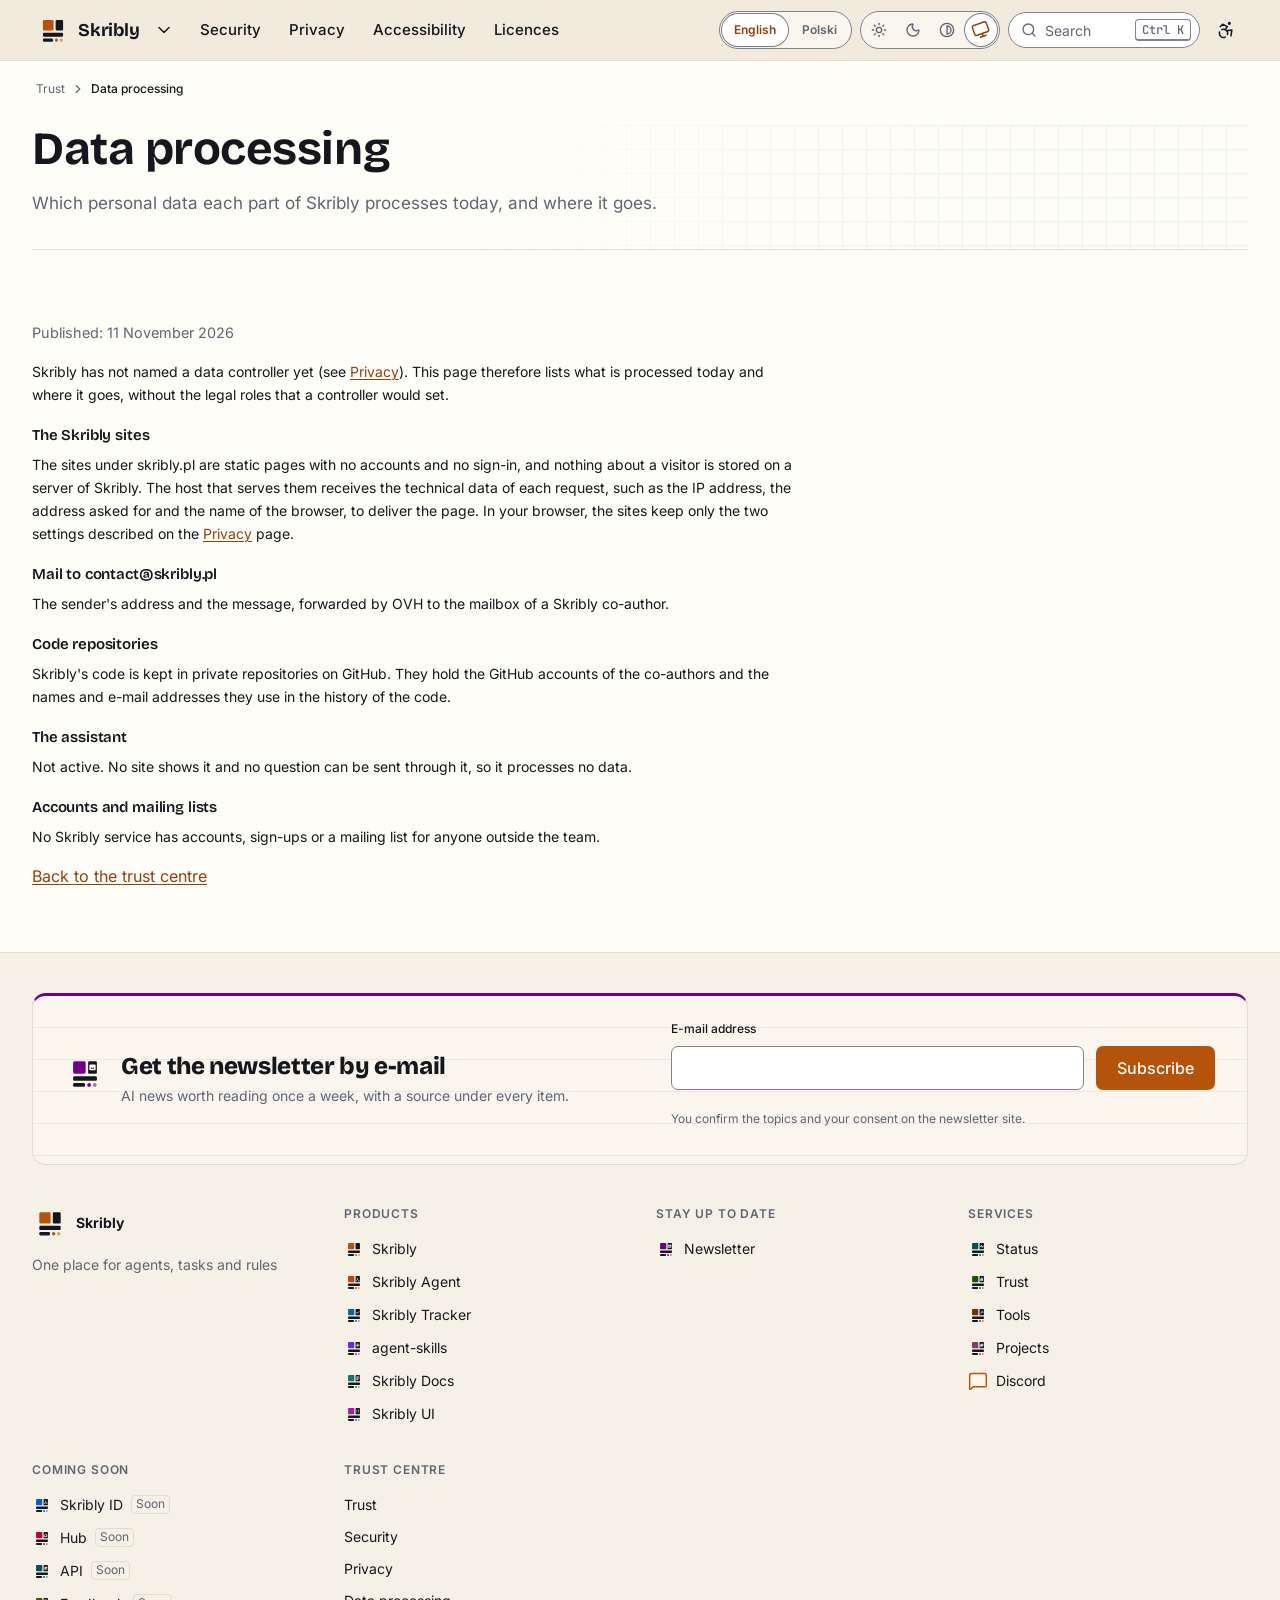
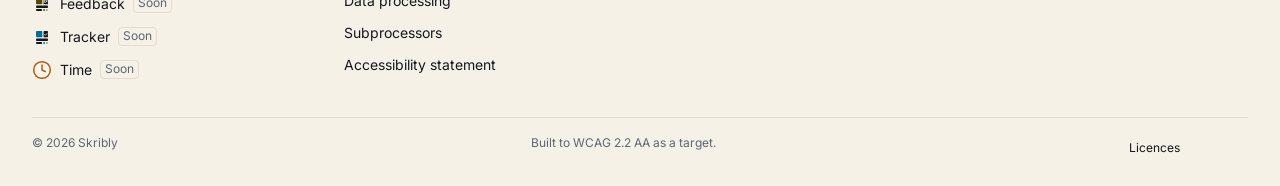
<file: data-processing/index.html>
<!DOCTYPE html><html lang="en" dir="ltr"><head><meta charset="utf-8"><meta name="viewport" content="width=device-width, initial-scale=1"><title>Data processing | Skribly</title><meta name="description" content="Which personal data each part of Skribly processes today, and where it goes."><link rel="canonical" href="https://trust.skribly.pl/data-processing/"><link rel="alternate" hreflang="en" href="https://trust.skribly.pl/data-processing/"><link rel="alternate" hreflang="pl" href="https://trust.skribly.pl/pl/przetwarzanie-danych/"><link rel="alternate" hreflang="x-default" href="https://trust.skribly.pl/data-processing/"><script src="/_astro/prepaint.iife.DfruCCWJ.js"></script><meta name="color-scheme" content="light dark"><meta name="theme-color" media="(prefers-color-scheme: light)" content="#fffdf8"><meta name="theme-color" media="(prefers-color-scheme: dark)" content="#111318"><meta name="referrer" content="strict-origin-when-cross-origin"><link rel="preload" href="/_astro/inter-latin-wght-normal.Dx4kXJAl.woff2" as="font" type="font/woff2" crossorigin><link rel="preload" href="/_astro/bricolage-grotesque-latin-wght-normal.DLoelf7F.woff2" as="font" type="font/woff2" crossorigin><link rel="icon" href="/favicon-32.png" sizes="32x32" type="image/png"><link rel="icon" href="/favicon.svg" type="image/svg+xml"><link rel="apple-touch-icon" href="/apple-touch-icon.png"><link rel="manifest" href="/manifest.webmanifest"><meta property="og:type" content="website"><meta property="og:site_name" content="Skribly"><meta property="og:locale" content="en_GB"><meta property="og:url" content="https://trust.skribly.pl/data-processing/"><meta property="og:title" content="Data processing | Skribly"><meta property="og:description" content="Which personal data each part of Skribly processes today, and where it goes."><meta property="og:image" content="https://trust.skribly.pl/og/data-processing/image.png"><meta property="og:image:width" content="1200"><meta property="og:image:height" content="630"><meta property="og:image:alt" content="Data processing | Skribly"><meta name="twitter:card" content="summary_large_image"><meta name="twitter:title" content="Data processing | Skribly"><meta name="twitter:description" content="Which personal data each part of Skribly processes today, and where it goes."><meta name="twitter:image" content="https://trust.skribly.pl/og/data-processing/image.png"><script type="application/ld+json">{"@context":"https://schema.org","@graph":[{"@type":"Organization","@id":"https://skribly.pl/#organization","name":"Skribly","url":"https://skribly.pl/","logo":"https://skribly.pl/img/icons/icon-512.png","sameAs":["https://docs.skribly.pl/","https://ui.skribly.pl/"]},{"@type":"WebSite","@id":"https://trust.skribly.pl/#website","name":"Skribly","url":"https://trust.skribly.pl/","inLanguage":"en","description":"Which personal data each part of Skribly processes today, and where it goes.","publisher":{"@id":"https://skribly.pl/#organization"}},{"@type":"WebPage","@id":"https://trust.skribly.pl/data-processing/#page","url":"https://trust.skribly.pl/data-processing/","name":"Data processing | Skribly","description":"Which personal data each part of Skribly processes today, and where it goes.","inLanguage":"en","isPartOf":{"@id":"https://trust.skribly.pl/#website"},"publisher":{"@id":"https://skribly.pl/#organization"}},{"@type":"BreadcrumbList","itemListElement":[{"@type":"ListItem","position":1,"name":"Trust","item":"https://trust.skribly.pl/"},{"@type":"ListItem","position":2,"name":"Data processing","item":"https://trust.skribly.pl/data-processing/"}]}]}</script><meta http-equiv="Content-Security-Policy" content="default-src 'none'; connect-src 'self'; script-src 'self' 'wasm-unsafe-eval'; style-src 'self'; img-src 'self' data:; font-src 'self'; manifest-src 'self'; media-src 'self'; base-uri 'none'; form-action https://newsletter.skribly.pl; upgrade-insecure-requests"><link rel="stylesheet" href="/_astro/Page.DNO8GTjF.css"></head><body class="sk-page"><a class="sk-skip-link" href="#content">Skip to content</a><header class="sk-site-header sk-product--skribly" data-sk-header><div class="sk-container sk-container--wide sk-site-header__bar"><div class="sk-site-header__brand"><a class="sk-site-header__home" href="/" aria-label="Skribly, home page"><svg class="sk-logo sk-logo--skribly" viewBox="0 0 64 64" width="2.125rem" height="2.125rem" focusable="false" aria-hidden="true"><rect x="13" y="13" width="20" height="20" rx="2.5" fill="var(--sk-accent)"/><rect x="37" y="13" width="14" height="20" rx="2" fill="currentColor"/><rect x="13" y="37" width="38" height="7.5" rx="2" fill="currentColor"/><rect x="13" y="48" width="19" height="6" rx="2" fill="currentColor"/><circle cx="38.5" cy="51" r="3" fill="var(--sk-accent)"/><circle cx="47.5" cy="51" r="3" fill="var(--sk-accent)" opacity="0.55"/></svg><span class="sk-site-header__name">Skribly</span></a><details class="sk-dropdown sk-ecosystem"><summary class="sk-icon-button sk-ecosystem__toggle" aria-label="Switch product" title="Switch product"><svg class="sk-icon sk-dropdown__chevron" viewBox="0 0 24 24" focusable="false" data-icon="chevron.down" aria-hidden="true"><path d="m6 9 6 6 6-6"></path></svg></summary><div class="sk-dropdown__panel"><p class="sk-ecosystem__title" id="sk-ecosystem-skribly">Skribly products</p><ul class="sk-ecosystem__list" aria-labelledby="sk-ecosystem-skribly"><li><a class="sk-ecosystem__item sk-product--skribly" href="https://skribly.pl/" aria-current="true"><svg class="sk-logo sk-logo--skribly" viewBox="0 0 64 64" width="2.25rem" height="2.25rem" focusable="false" aria-hidden="true"><rect x="13" y="13" width="20" height="20" rx="2.5" fill="var(--sk-accent)"/><rect x="37" y="13" width="14" height="20" rx="2" fill="currentColor"/><rect x="13" y="37" width="38" height="7.5" rx="2" fill="currentColor"/><rect x="13" y="48" width="19" height="6" rx="2" fill="currentColor"/><circle cx="38.5" cy="51" r="3" fill="var(--sk-accent)"/><circle cx="47.5" cy="51" r="3" fill="var(--sk-accent)" opacity="0.55"/></svg><span><strong>Skribly</strong><span>One place for agents, tasks and rules</span></span><span class="sk-ecosystem__here">You are here</span></a></li><li><a class="sk-ecosystem__item sk-product--agent" href="https://agent.skribly.pl/"><svg class="sk-logo sk-logo--agent" viewBox="0 0 64 64" width="2.25rem" height="2.25rem" focusable="false" aria-hidden="true"><rect x="13" y="13" width="20" height="20" rx="2.5" fill="var(--sk-tool-agent)"/><rect x="37" y="13" width="14" height="20" rx="2" fill="currentColor"/><path d="M40.6 19.4l3.6 3.6-3.6 3.6M45.6 28.4h2.6" fill="none" stroke="var(--sk-bg)" stroke-width="2.4" stroke-linecap="round" stroke-linejoin="round"/><rect x="13" y="37" width="38" height="7.5" rx="2" fill="currentColor"/><rect x="13" y="48" width="19" height="6" rx="2" fill="currentColor"/><circle cx="38.5" cy="51" r="3" fill="var(--sk-tool-agent)"/><circle cx="47.5" cy="51" r="3" fill="var(--sk-tool-agent)" opacity="0.55"/></svg><span><strong>Skribly Agent</strong><span>Where agents work</span></span></a></li><li><a class="sk-ecosystem__item sk-product--tracker" href="https://skribly.pl/apps/skribly-tracker/"><svg class="sk-logo sk-logo--tracker" viewBox="0 0 64 64" width="2.25rem" height="2.25rem" focusable="false" aria-hidden="true"><rect x="13" y="13" width="20" height="20" rx="2.5" fill="var(--sk-tool-tracker)"/><rect x="37" y="13" width="14" height="20" rx="2" fill="currentColor"/><path d="M40.4 23.6l2.8 2.8 4.8-5.4" fill="none" stroke="var(--sk-bg)" stroke-width="2.4" stroke-linecap="round" stroke-linejoin="round"/><rect x="13" y="37" width="38" height="7.5" rx="2" fill="currentColor"/><rect x="13" y="48" width="19" height="6" rx="2" fill="currentColor"/><circle cx="38.5" cy="51" r="3" fill="var(--sk-tool-tracker)"/><circle cx="47.5" cy="51" r="3" fill="var(--sk-tool-tracker)" opacity="0.55"/></svg><span><strong>Skribly Tracker</strong><span>Where tasks begin</span></span></a></li><li><a class="sk-ecosystem__item sk-product--skills" href="https://skribly.pl/apps/agent-skills/"><svg class="sk-logo sk-logo--skills" viewBox="0 0 64 64" width="2.25rem" height="2.25rem" focusable="false" aria-hidden="true"><rect x="13" y="13" width="20" height="20" rx="2.5" fill="var(--sk-tool-skills)"/><rect x="37" y="13" width="14" height="20" rx="2" fill="currentColor"/><path d="M44 18.6v8.8M39.6 23h8.8" fill="none" stroke="var(--sk-bg)" stroke-width="2.4" stroke-linecap="round" stroke-linejoin="round"/><rect x="13" y="37" width="38" height="7.5" rx="2" fill="currentColor"/><rect x="13" y="48" width="19" height="6" rx="2" fill="currentColor"/><circle cx="38.5" cy="51" r="3" fill="var(--sk-tool-skills)"/><circle cx="47.5" cy="51" r="3" fill="var(--sk-tool-skills)" opacity="0.55"/></svg><span><strong>agent-skills</strong><span>Where the rules live</span></span></a></li><li><a class="sk-ecosystem__item sk-product--docs" href="https://docs.skribly.pl/"><svg class="sk-logo sk-logo--docs" viewBox="0 0 64 64" width="2.25rem" height="2.25rem" focusable="false" aria-hidden="true"><rect x="13" y="13" width="20" height="20" rx="2.5" fill="var(--sk-tool-docs)"/><rect x="37" y="13" width="14" height="20" rx="2" fill="currentColor"/><path d="M40.4 19h7.2M40.4 23h7.2M40.4 27h4.4" fill="none" stroke="var(--sk-bg)" stroke-width="2.4" stroke-linecap="round" stroke-linejoin="round"/><rect x="13" y="37" width="38" height="7.5" rx="2" fill="currentColor"/><rect x="13" y="48" width="19" height="6" rx="2" fill="currentColor"/><circle cx="38.5" cy="51" r="3" fill="var(--sk-tool-docs)"/><circle cx="47.5" cy="51" r="3" fill="var(--sk-tool-docs)" opacity="0.55"/></svg><span><strong>Skribly Docs</strong><span>Guides and reference</span></span></a></li><li><a class="sk-ecosystem__item sk-product--ui" href="https://ui.skribly.pl/"><svg class="sk-logo sk-logo--ui" viewBox="0 0 64 64" width="2.25rem" height="2.25rem" focusable="false" aria-hidden="true"><rect x="13" y="13" width="20" height="20" rx="2.5" fill="var(--sk-tool-ui)"/><rect x="37" y="13" width="14" height="20" rx="2" fill="currentColor"/><path d="M41.2 19.6h.01M46.8 19.6h.01M41.2 25.4h.01M46.8 25.4h.01" fill="none" stroke="var(--sk-bg)" stroke-width="2.4" stroke-linecap="round" stroke-linejoin="round"/><rect x="13" y="37" width="38" height="7.5" rx="2" fill="currentColor"/><rect x="13" y="48" width="19" height="6" rx="2" fill="currentColor"/><circle cx="38.5" cy="51" r="3" fill="var(--sk-tool-ui)"/><circle cx="47.5" cy="51" r="3" fill="var(--sk-tool-ui)" opacity="0.55"/></svg><span><strong>Skribly UI</strong><span>Tokens and components</span></span></a></li></ul><p class="sk-ecosystem__title" id="sk-ecosystem-skribly-channels">Stay up to date</p><ul class="sk-ecosystem__list" aria-labelledby="sk-ecosystem-skribly-channels"><li><a class="sk-ecosystem__item sk-product--newsletter" href="https://newsletter.skribly.pl/"><svg class="sk-logo sk-logo--newsletter" viewBox="0 0 64 64" width="2.25rem" height="2.25rem" focusable="false" aria-hidden="true"><rect x="13" y="13" width="20" height="20" rx="2.5" fill="var(--sk-tool-newsletter)"/><rect x="37" y="13" width="14" height="20" rx="2" fill="currentColor"/><path d="M40.2 19.6h7.6v6.8h-7.6zM40.6 20.2l3.4 2.8 3.4-2.8" fill="none" stroke="var(--sk-bg)" stroke-width="2.4" stroke-linecap="round" stroke-linejoin="round"/><rect x="13" y="37" width="38" height="7.5" rx="2" fill="currentColor"/><rect x="13" y="48" width="19" height="6" rx="2" fill="currentColor"/><circle cx="38.5" cy="51" r="3" fill="var(--sk-tool-newsletter)"/><circle cx="47.5" cy="51" r="3" fill="var(--sk-tool-newsletter)" opacity="0.55"/></svg><span><strong>Skribly Newsletter</strong><span>AI news every week, each with its source</span></span></a></li></ul><p class="sk-ecosystem__title" id="sk-ecosystem-skribly-services">Services</p><ul class="sk-ecosystem__list" aria-labelledby="sk-ecosystem-skribly-services"><li><a class="sk-ecosystem__item sk-product--status" href="https://status.skribly.pl/"><svg class="sk-logo sk-logo--status" viewBox="0 0 64 64" width="2.25rem" height="2.25rem" focusable="false" aria-hidden="true"><rect x="13" y="13" width="20" height="20" rx="2.5" fill="var(--sk-tool-status)"/><rect x="37" y="13" width="14" height="20" rx="2" fill="currentColor"/><path d="M39.6 23.6h2.2l1.4-3.6 2.4 6.8 1.4-3.2h1.4" fill="none" stroke="var(--sk-bg)" stroke-width="2.4" stroke-linecap="round" stroke-linejoin="round"/><rect x="13" y="37" width="38" height="7.5" rx="2" fill="currentColor"/><rect x="13" y="48" width="19" height="6" rx="2" fill="currentColor"/><circle cx="38.5" cy="51" r="3" fill="var(--sk-tool-status)"/><circle cx="47.5" cy="51" r="3" fill="var(--sk-tool-status)" opacity="0.55"/></svg><span><strong>Skribly Status</strong><span>Is every service up</span></span></a></li><li><a class="sk-ecosystem__item sk-product--trust" href="https://trust.skribly.pl/"><svg class="sk-logo sk-logo--trust" viewBox="0 0 64 64" width="2.25rem" height="2.25rem" focusable="false" aria-hidden="true"><rect x="13" y="13" width="20" height="20" rx="2.5" fill="var(--sk-tool-trust)"/><rect x="37" y="13" width="14" height="20" rx="2" fill="currentColor"/><path d="M41.8 22.6v-3h4.4v3M40.8 24.2h6.4v2.8h-6.4z" fill="none" stroke="var(--sk-bg)" stroke-width="2.4" stroke-linecap="round" stroke-linejoin="round"/><rect x="13" y="37" width="38" height="7.5" rx="2" fill="currentColor"/><rect x="13" y="48" width="19" height="6" rx="2" fill="currentColor"/><circle cx="38.5" cy="51" r="3" fill="var(--sk-tool-trust)"/><circle cx="47.5" cy="51" r="3" fill="var(--sk-tool-trust)" opacity="0.55"/></svg><span><strong>Skribly Trust</strong><span>Security, privacy and accessibility</span></span></a></li><li><a class="sk-ecosystem__item sk-product--tools" href="https://tools.skribly.pl/"><svg class="sk-logo sk-logo--tools" viewBox="0 0 64 64" width="2.25rem" height="2.25rem" focusable="false" aria-hidden="true"><rect x="13" y="13" width="20" height="20" rx="2.5" fill="var(--sk-tool-tools)"/><rect x="37" y="13" width="14" height="20" rx="2" fill="currentColor"/><path d="M40.8 27.2L46 22M43.8 19.8l4.4 4.4" fill="none" stroke="var(--sk-bg)" stroke-width="2.4" stroke-linecap="round" stroke-linejoin="round"/><rect x="13" y="37" width="38" height="7.5" rx="2" fill="currentColor"/><rect x="13" y="48" width="19" height="6" rx="2" fill="currentColor"/><circle cx="38.5" cy="51" r="3" fill="var(--sk-tool-tools)"/><circle cx="47.5" cy="51" r="3" fill="var(--sk-tool-tools)" opacity="0.55"/></svg><span><strong>Skribly Tools</strong><span>Small tools in the browser</span></span></a></li><li><a class="sk-ecosystem__item sk-product--projects" href="https://projects.skribly.pl/"><svg class="sk-logo sk-logo--projects" viewBox="0 0 64 64" width="2.25rem" height="2.25rem" focusable="false" aria-hidden="true"><rect x="13" y="13" width="20" height="20" rx="2.5" fill="var(--sk-tool-projects)"/><rect x="37" y="13" width="14" height="20" rx="2" fill="currentColor"/><path d="M40.4 21.8h4.8v4.8h-4.8zM43 21.8v-2.6h4.8v4.8h-2.6" fill="none" stroke="var(--sk-bg)" stroke-width="2.4" stroke-linecap="round" stroke-linejoin="round"/><rect x="13" y="37" width="38" height="7.5" rx="2" fill="currentColor"/><rect x="13" y="48" width="19" height="6" rx="2" fill="currentColor"/><circle cx="38.5" cy="51" r="3" fill="var(--sk-tool-projects)"/><circle cx="47.5" cy="51" r="3" fill="var(--sk-tool-projects)" opacity="0.55"/></svg><span><strong>Skribly Projects</strong><span>Every part and how far it is</span></span></a></li><li><a class="sk-ecosystem__item sk-product--discord" href="https://dc.skribly.pl/"><svg class="sk-icon sk-icon--duo sk-ecosystem__icon" viewBox="0 0 24 24" focusable="false" data-icon="content.comment" aria-hidden="true"><g class="sk-icon__fill"><path d="M22 17a2 2 0 0 1-2 2H6.828a2 2 0 0 0-1.414.586l-2.202 2.202A.71.71 0 0 1 2 21.286V5a2 2 0 0 1 2-2h16a2 2 0 0 1 2 2z"></path></g><path d="M22 17a2 2 0 0 1-2 2H6.828a2 2 0 0 0-1.414.586l-2.202 2.202A.71.71 0 0 1 2 21.286V5a2 2 0 0 1 2-2h16a2 2 0 0 1 2 2z"></path></svg><span><strong>Discord</strong><span>Talk with the people who build Skribly</span></span></a></li></ul></div></details></div><div class="sk-site-header__quick"><button class="sk-search-button sk-site-header__wide" type="button" data-sk-search-open data-sk-needs-js aria-haspopup="dialog" aria-controls="sk-search" aria-keyshortcuts="Control+K /"><svg class="sk-icon" viewBox="0 0 24 24" focusable="false" data-icon="action.search" aria-hidden="true"><g class="sk-icon__fill"><circle cx="11" cy="11" r="8"></circle></g><path d="m21 21-4.34-4.34"></path><circle cx="11" cy="11" r="8"></circle></svg><span>Search</span><kbd class="sk-kbd" aria-hidden="true">Ctrl K</kbd></button><button class="sk-icon-button sk-site-header__narrow" type="button" data-sk-search-open data-sk-needs-js aria-label="Search" aria-haspopup="dialog" aria-controls="sk-search" aria-keyshortcuts="Control+K /"><svg class="sk-icon" viewBox="0 0 24 24" focusable="false" data-icon="action.search" aria-hidden="true"><g class="sk-icon__fill"><circle cx="11" cy="11" r="8"></circle></g><path d="m21 21-4.34-4.34"></path><circle cx="11" cy="11" r="8"></circle></svg></button><button class="sk-icon-button" type="button" data-sk-a11y-open data-sk-needs-js aria-controls="sk-a11y-panel" aria-expanded="false" aria-label="Accessibility" title="Open accessibility settings"><svg class="sk-icon" viewBox="0 0 24 24" focusable="false" data-icon="nav.accessibility" aria-hidden="true"><g class="sk-icon__fill"><circle cx="16" cy="4" r="1"></circle></g><circle cx="16" cy="4" r="1"></circle><path d="m18 19 1-7-6 1"></path><path d="m5 8 3-3 5.5 3-2.36 3.5"></path><path d="M4.24 14.5a5 5 0 0 0 6.88 6"></path><path d="M13.76 17.5a5 5 0 0 0-6.88-6"></path></svg></button><button class="sk-icon-button sk-site-header__menu-toggle" type="button" data-sk-menu-toggle data-sk-needs-js aria-expanded="false" aria-controls="sk-site-drawer-skribly" aria-label="Menu" data-open="Menu" data-close="Close menu"><span class="sk-burger" aria-hidden="true"><span></span><span></span><span></span></span></button></div><div class="sk-site-header__drawer" id="sk-site-drawer-skribly"><nav class="sk-site-nav" aria-label="Main navigation"><ul class="sk-site-nav__list"><li><a class="sk-site-nav__link" href="/security/">Security</a></li><li><a class="sk-site-nav__link" href="/privacy/">Privacy</a></li><li><a class="sk-site-nav__link" href="/accessibility/">Accessibility</a></li><li><a class="sk-site-nav__link" href="/licenses/">Licences</a></li></ul></nav><div class="sk-site-header__tools"><nav class="sk-language-switch" aria-label="Language"><ul><li><span lang="en" aria-current="true">English</span></li><li><a href="/pl/przetwarzanie-danych/" lang="pl" hreflang="pl">Polski</a></li></ul></nav><fieldset class="sk-theme-switch" data-sk-theme-switch><legend class="sk-visually-hidden">Theme</legend><label title="Light"><input type="radio" name="sk-theme-leo85a" value="light"><svg class="sk-icon" viewBox="0 0 24 24" focusable="false" data-icon="theme.light" aria-hidden="true"><g class="sk-icon__fill"><circle cx="12" cy="12" r="4"></circle></g><circle cx="12" cy="12" r="4"></circle><path d="M12 2v2"></path><path d="M12 20v2"></path><path d="m4.93 4.93 1.41 1.41"></path><path d="m17.66 17.66 1.41 1.41"></path><path d="M2 12h2"></path><path d="M20 12h2"></path><path d="m6.34 17.66-1.41 1.41"></path><path d="m19.07 4.93-1.41 1.41"></path></svg><span class="sk-visually-hidden">Light</span></label><label title="Dark"><input type="radio" name="sk-theme-leo85a" value="dark"><svg class="sk-icon" viewBox="0 0 24 24" focusable="false" data-icon="theme.dark" aria-hidden="true"><g class="sk-icon__fill"><path d="M20.985 12.486a9 9 0 1 1-9.473-9.472c.405-.022.617.46.402.803a6 6 0 0 0 8.268 8.268c.344-.215.825-.004.803.401"></path></g><path d="M20.985 12.486a9 9 0 1 1-9.473-9.472c.405-.022.617.46.402.803a6 6 0 0 0 8.268 8.268c.344-.215.825-.004.803.401"></path></svg><span class="sk-visually-hidden">Dark</span></label><label title="High contrast"><input type="radio" name="sk-theme-leo85a" value="contrast"><svg class="sk-icon" viewBox="0 0 24 24" focusable="false" data-icon="theme.contrast" aria-hidden="true"><g class="sk-icon__fill"><circle cx="12" cy="12" r="10"></circle><path d="M12 18a6 6 0 0 0 0-12v12z"></path></g><circle cx="12" cy="12" r="10"></circle><path d="M12 18a6 6 0 0 0 0-12v12z"></path></svg><span class="sk-visually-hidden">High contrast</span></label><label title="System"><input type="radio" name="sk-theme-leo85a" value="system" checked><svg class="sk-icon" viewBox="0 0 24 24" focusable="false" data-icon="theme.system" aria-hidden="true"><g class="sk-icon__fill"><rect rx="2" x="2" y="3" width="20" height="14"></rect></g><rect rx="2" x="2" y="3" width="20" height="14"></rect><line x1="8" y1="21" x2="16" y2="21"></line><line x1="12" y1="17" x2="12" y2="21"></line></svg><span class="sk-visually-hidden">System</span></label></fieldset><script type="module" src="/_astro/ThemeSwitch.astro_astro_type_script_index_0_lang.CFWxGLRv.js"></script></div></div></div></header><script type="module" src="/_astro/SiteHeader.astro_astro_type_script_index_0_lang.C7ESqmu-.js"></script><main class="sk-page__main sk-page__main--wide" id="content" tabindex="-1" data-pagefind-body><nav class="sk-breadcrumbs" aria-label="Breadcrumb" data-pagefind-ignore><ol><li><a href="/">Trust</a></li><li><span aria-current="page">Data processing</span></li></ol></nav><div class="site-main" data-pagefind-body><div class="hero-wrap"><header class="sk-hero sk-hero--page sk-pattern sk-pattern--grid sk-product--trust" data-sk-hero="page"><div class="sk-hero__body"><h1 class="sk-hero__title">Data processing</h1><p class="sk-hero__lead">Which personal data each part of Skribly processes today, and where it goes.</p></div></header></div><article class="page-measure page-section"><header class="entry-head"><p class="entry-dates">Published: <time datetime="2026-11-11T00:00:00.000Z">11 November 2026</time></p></header><div class="sk-prose entry-body"><p>Skribly has not named a data controller yet (see <a href="/privacy/">Privacy</a>). This page therefore lists what is processed today and where it goes, without the legal roles that a controller would set.</p>
<h2>The Skribly sites</h2>
<p>The sites under skribly.pl are static pages with no accounts and no sign-in, and nothing about a visitor is stored on a server of Skribly. The host that serves them receives the technical data of each request, such as the IP address, the address asked for and the name of the browser, to deliver the page. In your browser, the sites keep only the two settings described on the <a href="/privacy/">Privacy</a> page.</p>
<h2>Mail to contact@skribly.pl</h2>
<p>The sender&#39;s address and the message, forwarded by OVH to the mailbox of a Skribly co-author.</p>
<h2>Code repositories</h2>
<p>Skribly&#39;s code is kept in private repositories on GitHub. They hold the GitHub accounts of the co-authors and the names and e-mail addresses they use in the history of the code.</p>
<h2>The assistant</h2>
<p>Not active. No site shows it and no question can be sent through it, so it processes no data.</p>
<h2>Accounts and mailing lists</h2>
<p>No Skribly service has accounts, sign-ups or a mailing list for anyone outside the team.</p></div><p><a class="sk-link" href="/">Back to the trust centre</a></p></article></div></main><footer class="sk-site-footer sk-product--skribly"><div class="sk-container sk-container--wide"><section aria-labelledby="sk-footer-newsletter-title" class="sk-band sk-band--sunken sk-pattern sk-pattern--ruled sk-product--newsletter sk-newsletter-signup sk-newsletter-signup--footer"><div class="sk-newsletter-signup__text"><svg class="sk-logo sk-logo--newsletter" viewBox="0 0 64 64" width="2.5rem" height="2.5rem" focusable="false" aria-hidden="true"><rect x="13" y="13" width="20" height="20" rx="2.5" fill="var(--sk-tool-newsletter)"/><rect x="37" y="13" width="14" height="20" rx="2" fill="currentColor"/><path d="M40.2 19.6h7.6v6.8h-7.6zM40.6 20.2l3.4 2.8 3.4-2.8" fill="none" stroke="var(--sk-bg)" stroke-width="2.4" stroke-linecap="round" stroke-linejoin="round"/><rect x="13" y="37" width="38" height="7.5" rx="2" fill="currentColor"/><rect x="13" y="48" width="19" height="6" rx="2" fill="currentColor"/><circle cx="38.5" cy="51" r="3" fill="var(--sk-tool-newsletter)"/><circle cx="47.5" cy="51" r="3" fill="var(--sk-tool-newsletter)" opacity="0.55"/></svg><h2 class="sk-newsletter-signup__title" id="sk-footer-newsletter-title">Get the newsletter by e-mail</h2><p class="sk-newsletter-signup__lead">AI news worth reading once a week, with a source under every item.</p></div><form class="sk-newsletter-signup__form" method="get" action="https://newsletter.skribly.pl/#signup" aria-labelledby="sk-footer-newsletter-title"><label class="sk-label" for="sk-footer-newsletter-email">E-mail address</label><div class="sk-newsletter-signup__row"><input class="sk-input sk-newsletter-signup__input" type="email" id="sk-footer-newsletter-email" name="email" autocomplete="email" inputmode="email" spellcheck="false" maxlength="254" required aria-describedby="sk-footer-newsletter-hint"><button class="sk-button" type="submit">Subscribe</button></div><p class="sk-hint" id="sk-footer-newsletter-hint">You confirm the topics and your consent on the newsletter site.</p></form></section><div class="sk-site-footer__grid"><div class="sk-site-footer__brand"><a href="https://skribly.pl/" aria-label="Skribly, home page"><svg class="sk-logo sk-logo--skribly" viewBox="0 0 64 64" width="2.25rem" height="2.25rem" focusable="false" aria-hidden="true"><rect x="13" y="13" width="20" height="20" rx="2.5" fill="var(--sk-accent)"/><rect x="37" y="13" width="14" height="20" rx="2" fill="currentColor"/><rect x="13" y="37" width="38" height="7.5" rx="2" fill="currentColor"/><rect x="13" y="48" width="19" height="6" rx="2" fill="currentColor"/><circle cx="38.5" cy="51" r="3" fill="var(--sk-accent)"/><circle cx="47.5" cy="51" r="3" fill="var(--sk-accent)" opacity="0.55"/></svg><strong>Skribly</strong></a><p>One place for agents, tasks and rules</p></div><nav aria-labelledby="sk-footer-products-skribly"><h2 id="sk-footer-products-skribly">Products</h2><ul><li><a href="https://skribly.pl/" aria-current="true"><svg class="sk-logo sk-logo--skribly" viewBox="0 0 64 64" width="1.25rem" height="1.25rem" focusable="false" aria-hidden="true"><rect x="13" y="13" width="20" height="20" rx="2.5" fill="var(--sk-accent)"/><rect x="37" y="13" width="14" height="20" rx="2" fill="currentColor"/><rect x="13" y="37" width="38" height="7.5" rx="2" fill="currentColor"/><rect x="13" y="48" width="19" height="6" rx="2" fill="currentColor"/><circle cx="38.5" cy="51" r="3" fill="var(--sk-accent)"/><circle cx="47.5" cy="51" r="3" fill="var(--sk-accent)" opacity="0.55"/></svg>Skribly</a></li><li><a href="https://agent.skribly.pl/"><svg class="sk-logo sk-logo--agent" viewBox="0 0 64 64" width="1.25rem" height="1.25rem" focusable="false" aria-hidden="true"><rect x="13" y="13" width="20" height="20" rx="2.5" fill="var(--sk-tool-agent)"/><rect x="37" y="13" width="14" height="20" rx="2" fill="currentColor"/><path d="M40.6 19.4l3.6 3.6-3.6 3.6M45.6 28.4h2.6" fill="none" stroke="var(--sk-bg)" stroke-width="2.4" stroke-linecap="round" stroke-linejoin="round"/><rect x="13" y="37" width="38" height="7.5" rx="2" fill="currentColor"/><rect x="13" y="48" width="19" height="6" rx="2" fill="currentColor"/><circle cx="38.5" cy="51" r="3" fill="var(--sk-tool-agent)"/><circle cx="47.5" cy="51" r="3" fill="var(--sk-tool-agent)" opacity="0.55"/></svg>Skribly Agent</a></li><li><a href="https://skribly.pl/apps/skribly-tracker/"><svg class="sk-logo sk-logo--tracker" viewBox="0 0 64 64" width="1.25rem" height="1.25rem" focusable="false" aria-hidden="true"><rect x="13" y="13" width="20" height="20" rx="2.5" fill="var(--sk-tool-tracker)"/><rect x="37" y="13" width="14" height="20" rx="2" fill="currentColor"/><path d="M40.4 23.6l2.8 2.8 4.8-5.4" fill="none" stroke="var(--sk-bg)" stroke-width="2.4" stroke-linecap="round" stroke-linejoin="round"/><rect x="13" y="37" width="38" height="7.5" rx="2" fill="currentColor"/><rect x="13" y="48" width="19" height="6" rx="2" fill="currentColor"/><circle cx="38.5" cy="51" r="3" fill="var(--sk-tool-tracker)"/><circle cx="47.5" cy="51" r="3" fill="var(--sk-tool-tracker)" opacity="0.55"/></svg>Skribly Tracker</a></li><li><a href="https://skribly.pl/apps/agent-skills/"><svg class="sk-logo sk-logo--skills" viewBox="0 0 64 64" width="1.25rem" height="1.25rem" focusable="false" aria-hidden="true"><rect x="13" y="13" width="20" height="20" rx="2.5" fill="var(--sk-tool-skills)"/><rect x="37" y="13" width="14" height="20" rx="2" fill="currentColor"/><path d="M44 18.6v8.8M39.6 23h8.8" fill="none" stroke="var(--sk-bg)" stroke-width="2.4" stroke-linecap="round" stroke-linejoin="round"/><rect x="13" y="37" width="38" height="7.5" rx="2" fill="currentColor"/><rect x="13" y="48" width="19" height="6" rx="2" fill="currentColor"/><circle cx="38.5" cy="51" r="3" fill="var(--sk-tool-skills)"/><circle cx="47.5" cy="51" r="3" fill="var(--sk-tool-skills)" opacity="0.55"/></svg>agent-skills</a></li><li><a href="https://docs.skribly.pl/"><svg class="sk-logo sk-logo--docs" viewBox="0 0 64 64" width="1.25rem" height="1.25rem" focusable="false" aria-hidden="true"><rect x="13" y="13" width="20" height="20" rx="2.5" fill="var(--sk-tool-docs)"/><rect x="37" y="13" width="14" height="20" rx="2" fill="currentColor"/><path d="M40.4 19h7.2M40.4 23h7.2M40.4 27h4.4" fill="none" stroke="var(--sk-bg)" stroke-width="2.4" stroke-linecap="round" stroke-linejoin="round"/><rect x="13" y="37" width="38" height="7.5" rx="2" fill="currentColor"/><rect x="13" y="48" width="19" height="6" rx="2" fill="currentColor"/><circle cx="38.5" cy="51" r="3" fill="var(--sk-tool-docs)"/><circle cx="47.5" cy="51" r="3" fill="var(--sk-tool-docs)" opacity="0.55"/></svg>Skribly Docs</a></li><li><a href="https://ui.skribly.pl/"><svg class="sk-logo sk-logo--ui" viewBox="0 0 64 64" width="1.25rem" height="1.25rem" focusable="false" aria-hidden="true"><rect x="13" y="13" width="20" height="20" rx="2.5" fill="var(--sk-tool-ui)"/><rect x="37" y="13" width="14" height="20" rx="2" fill="currentColor"/><path d="M41.2 19.6h.01M46.8 19.6h.01M41.2 25.4h.01M46.8 25.4h.01" fill="none" stroke="var(--sk-bg)" stroke-width="2.4" stroke-linecap="round" stroke-linejoin="round"/><rect x="13" y="37" width="38" height="7.5" rx="2" fill="currentColor"/><rect x="13" y="48" width="19" height="6" rx="2" fill="currentColor"/><circle cx="38.5" cy="51" r="3" fill="var(--sk-tool-ui)"/><circle cx="47.5" cy="51" r="3" fill="var(--sk-tool-ui)" opacity="0.55"/></svg>Skribly UI</a></li></ul></nav><nav aria-labelledby="sk-footer-channels-skribly"><h2 id="sk-footer-channels-skribly">Stay up to date</h2><ul><li><a href="https://newsletter.skribly.pl/"><svg class="sk-logo sk-logo--newsletter" viewBox="0 0 64 64" width="1.25rem" height="1.25rem" focusable="false" aria-hidden="true"><rect x="13" y="13" width="20" height="20" rx="2.5" fill="var(--sk-tool-newsletter)"/><rect x="37" y="13" width="14" height="20" rx="2" fill="currentColor"/><path d="M40.2 19.6h7.6v6.8h-7.6zM40.6 20.2l3.4 2.8 3.4-2.8" fill="none" stroke="var(--sk-bg)" stroke-width="2.4" stroke-linecap="round" stroke-linejoin="round"/><rect x="13" y="37" width="38" height="7.5" rx="2" fill="currentColor"/><rect x="13" y="48" width="19" height="6" rx="2" fill="currentColor"/><circle cx="38.5" cy="51" r="3" fill="var(--sk-tool-newsletter)"/><circle cx="47.5" cy="51" r="3" fill="var(--sk-tool-newsletter)" opacity="0.55"/></svg>Newsletter</a></li></ul></nav><nav aria-labelledby="sk-footer-services-skribly"><h2 id="sk-footer-services-skribly">Services</h2><ul><li><a href="https://status.skribly.pl/"><svg class="sk-logo sk-logo--status" viewBox="0 0 64 64" width="1.25rem" height="1.25rem" focusable="false" aria-hidden="true"><rect x="13" y="13" width="20" height="20" rx="2.5" fill="var(--sk-tool-status)"/><rect x="37" y="13" width="14" height="20" rx="2" fill="currentColor"/><path d="M39.6 23.6h2.2l1.4-3.6 2.4 6.8 1.4-3.2h1.4" fill="none" stroke="var(--sk-bg)" stroke-width="2.4" stroke-linecap="round" stroke-linejoin="round"/><rect x="13" y="37" width="38" height="7.5" rx="2" fill="currentColor"/><rect x="13" y="48" width="19" height="6" rx="2" fill="currentColor"/><circle cx="38.5" cy="51" r="3" fill="var(--sk-tool-status)"/><circle cx="47.5" cy="51" r="3" fill="var(--sk-tool-status)" opacity="0.55"/></svg>Status</a></li><li><a href="https://trust.skribly.pl/"><svg class="sk-logo sk-logo--trust" viewBox="0 0 64 64" width="1.25rem" height="1.25rem" focusable="false" aria-hidden="true"><rect x="13" y="13" width="20" height="20" rx="2.5" fill="var(--sk-tool-trust)"/><rect x="37" y="13" width="14" height="20" rx="2" fill="currentColor"/><path d="M41.8 22.6v-3h4.4v3M40.8 24.2h6.4v2.8h-6.4z" fill="none" stroke="var(--sk-bg)" stroke-width="2.4" stroke-linecap="round" stroke-linejoin="round"/><rect x="13" y="37" width="38" height="7.5" rx="2" fill="currentColor"/><rect x="13" y="48" width="19" height="6" rx="2" fill="currentColor"/><circle cx="38.5" cy="51" r="3" fill="var(--sk-tool-trust)"/><circle cx="47.5" cy="51" r="3" fill="var(--sk-tool-trust)" opacity="0.55"/></svg>Trust</a></li><li><a href="https://tools.skribly.pl/"><svg class="sk-logo sk-logo--tools" viewBox="0 0 64 64" width="1.25rem" height="1.25rem" focusable="false" aria-hidden="true"><rect x="13" y="13" width="20" height="20" rx="2.5" fill="var(--sk-tool-tools)"/><rect x="37" y="13" width="14" height="20" rx="2" fill="currentColor"/><path d="M40.8 27.2L46 22M43.8 19.8l4.4 4.4" fill="none" stroke="var(--sk-bg)" stroke-width="2.4" stroke-linecap="round" stroke-linejoin="round"/><rect x="13" y="37" width="38" height="7.5" rx="2" fill="currentColor"/><rect x="13" y="48" width="19" height="6" rx="2" fill="currentColor"/><circle cx="38.5" cy="51" r="3" fill="var(--sk-tool-tools)"/><circle cx="47.5" cy="51" r="3" fill="var(--sk-tool-tools)" opacity="0.55"/></svg>Tools</a></li><li><a href="https://projects.skribly.pl/"><svg class="sk-logo sk-logo--projects" viewBox="0 0 64 64" width="1.25rem" height="1.25rem" focusable="false" aria-hidden="true"><rect x="13" y="13" width="20" height="20" rx="2.5" fill="var(--sk-tool-projects)"/><rect x="37" y="13" width="14" height="20" rx="2" fill="currentColor"/><path d="M40.4 21.8h4.8v4.8h-4.8zM43 21.8v-2.6h4.8v4.8h-2.6" fill="none" stroke="var(--sk-bg)" stroke-width="2.4" stroke-linecap="round" stroke-linejoin="round"/><rect x="13" y="37" width="38" height="7.5" rx="2" fill="currentColor"/><rect x="13" y="48" width="19" height="6" rx="2" fill="currentColor"/><circle cx="38.5" cy="51" r="3" fill="var(--sk-tool-projects)"/><circle cx="47.5" cy="51" r="3" fill="var(--sk-tool-projects)" opacity="0.55"/></svg>Projects</a></li><li><a href="https://dc.skribly.pl/"><svg class="sk-icon sk-icon--duo sk-site-footer__icon" viewBox="0 0 24 24" focusable="false" data-icon="content.comment" aria-hidden="true"><g class="sk-icon__fill"><path d="M22 17a2 2 0 0 1-2 2H6.828a2 2 0 0 0-1.414.586l-2.202 2.202A.71.71 0 0 1 2 21.286V5a2 2 0 0 1 2-2h16a2 2 0 0 1 2 2z"></path></g><path d="M22 17a2 2 0 0 1-2 2H6.828a2 2 0 0 0-1.414.586l-2.202 2.202A.71.71 0 0 1 2 21.286V5a2 2 0 0 1 2-2h16a2 2 0 0 1 2 2z"></path></svg>Discord</a></li></ul></nav><nav aria-labelledby="sk-footer-soon-skribly"><h2 id="sk-footer-soon-skribly">Coming soon</h2><ul><li><a href="https://id.skribly.pl/"><svg class="sk-logo sk-logo--id" viewBox="0 0 64 64" width="1.25rem" height="1.25rem" focusable="false" aria-hidden="true"><rect x="13" y="13" width="20" height="20" rx="2.5" fill="var(--sk-tool-id)"/><rect x="37" y="13" width="14" height="20" rx="2" fill="currentColor"/><path d="M44 20.2h.01M40.8 27.2l1.4-2.6h3.6l1.4 2.6" fill="none" stroke="var(--sk-bg)" stroke-width="2.4" stroke-linecap="round" stroke-linejoin="round"/><rect x="13" y="37" width="38" height="7.5" rx="2" fill="currentColor"/><rect x="13" y="48" width="19" height="6" rx="2" fill="currentColor"/><circle cx="38.5" cy="51" r="3" fill="var(--sk-tool-id)"/><circle cx="47.5" cy="51" r="3" fill="var(--sk-tool-id)" opacity="0.55"/></svg>Skribly ID <span class="sk-site-footer__soon">Soon</span></a></li><li><a href="https://hub.skribly.pl/"><svg class="sk-logo sk-logo--hub" viewBox="0 0 64 64" width="1.25rem" height="1.25rem" focusable="false" aria-hidden="true"><rect x="13" y="13" width="20" height="20" rx="2.5" fill="var(--sk-tool-hub)"/><rect x="37" y="13" width="14" height="20" rx="2" fill="currentColor"/><path d="M40.4 22.6l3.6-3.6 3.6 3.6v4.8h-7.2z" fill="none" stroke="var(--sk-bg)" stroke-width="2.4" stroke-linecap="round" stroke-linejoin="round"/><rect x="13" y="37" width="38" height="7.5" rx="2" fill="currentColor"/><rect x="13" y="48" width="19" height="6" rx="2" fill="currentColor"/><circle cx="38.5" cy="51" r="3" fill="var(--sk-tool-hub)"/><circle cx="47.5" cy="51" r="3" fill="var(--sk-tool-hub)" opacity="0.55"/></svg>Hub <span class="sk-site-footer__soon">Soon</span></a></li><li><a href="https://api.skribly.pl/"><svg class="sk-logo sk-logo--api" viewBox="0 0 64 64" width="1.25rem" height="1.25rem" focusable="false" aria-hidden="true"><rect x="13" y="13" width="20" height="20" rx="2.5" fill="var(--sk-tool-api)"/><rect x="37" y="13" width="14" height="20" rx="2" fill="currentColor"/><path d="M40.4 20.6h7.2M45.6 18.6l2 2-2 2M47.6 25.4h-7.2M42.4 23.4l-2 2 2 2" fill="none" stroke="var(--sk-bg)" stroke-width="2.4" stroke-linecap="round" stroke-linejoin="round"/><rect x="13" y="37" width="38" height="7.5" rx="2" fill="currentColor"/><rect x="13" y="48" width="19" height="6" rx="2" fill="currentColor"/><circle cx="38.5" cy="51" r="3" fill="var(--sk-tool-api)"/><circle cx="47.5" cy="51" r="3" fill="var(--sk-tool-api)" opacity="0.55"/></svg>API <span class="sk-site-footer__soon">Soon</span></a></li><li><a href="https://feedback.skribly.pl/"><svg class="sk-logo sk-logo--feedback" viewBox="0 0 64 64" width="1.25rem" height="1.25rem" focusable="false" aria-hidden="true"><rect x="13" y="13" width="20" height="20" rx="2.5" fill="var(--sk-tool-feedback)"/><rect x="37" y="13" width="14" height="20" rx="2" fill="currentColor"/><path d="M40.4 19.2h7.2v5.6h-3.2l-2.6 2.6v-2.6h-1.4z" fill="none" stroke="var(--sk-bg)" stroke-width="2.4" stroke-linecap="round" stroke-linejoin="round"/><rect x="13" y="37" width="38" height="7.5" rx="2" fill="currentColor"/><rect x="13" y="48" width="19" height="6" rx="2" fill="currentColor"/><circle cx="38.5" cy="51" r="3" fill="var(--sk-tool-feedback)"/><circle cx="47.5" cy="51" r="3" fill="var(--sk-tool-feedback)" opacity="0.55"/></svg>Feedback <span class="sk-site-footer__soon">Soon</span></a></li><li><a href="https://tracker.skribly.pl/"><svg class="sk-logo sk-logo--tracker" viewBox="0 0 64 64" width="1.25rem" height="1.25rem" focusable="false" aria-hidden="true"><rect x="13" y="13" width="20" height="20" rx="2.5" fill="var(--sk-tool-tracker)"/><rect x="37" y="13" width="14" height="20" rx="2" fill="currentColor"/><path d="M40.4 23.6l2.8 2.8 4.8-5.4" fill="none" stroke="var(--sk-bg)" stroke-width="2.4" stroke-linecap="round" stroke-linejoin="round"/><rect x="13" y="37" width="38" height="7.5" rx="2" fill="currentColor"/><rect x="13" y="48" width="19" height="6" rx="2" fill="currentColor"/><circle cx="38.5" cy="51" r="3" fill="var(--sk-tool-tracker)"/><circle cx="47.5" cy="51" r="3" fill="var(--sk-tool-tracker)" opacity="0.55"/></svg>Tracker <span class="sk-site-footer__soon">Soon</span></a></li><li><a href="https://time.skribly.pl/"><svg class="sk-icon sk-icon--duo sk-site-footer__icon" viewBox="0 0 24 24" focusable="false" data-icon="time.clock" aria-hidden="true"><g class="sk-icon__fill"><circle cx="12" cy="12" r="10"></circle></g><circle cx="12" cy="12" r="10"></circle><path d="M12 6v6l4 2"></path></svg>Time <span class="sk-site-footer__soon">Soon</span></a></li></ul></nav><nav aria-labelledby="sk-footer-skribly-0"><h2 id="sk-footer-skribly-0">Trust centre</h2><ul><li><a href="/">Trust</a></li><li><a href="/security/">Security</a></li><li><a href="/privacy/">Privacy</a></li><li><a href="/data-processing/">Data processing</a></li><li><a href="/subprocessors/">Subprocessors</a></li><li><a href="/accessibility/">Accessibility statement</a></li></ul></nav></div><div class="sk-site-footer__bottom"><p>© 2026 Skribly</p><p>Built to WCAG 2.2 AA as a target.</p><p><a href="/licenses/">Licences</a></p></div></div></footer><section class="sk-a11y" id="sk-a11y-panel" aria-labelledby="sk-a11y-title" hidden data-sk-a11y-panel><div class="sk-a11y__head"><h2 class="sk-a11y__title" id="sk-a11y-title" tabindex="-1" data-sk-a11y-title>Accessibility</h2><button class="sk-icon-button" type="button" data-sk-a11y-close aria-label="Close accessibility settings"><svg class="sk-icon" viewBox="0 0 24 24" focusable="false" data-icon="action.close" aria-hidden="true"><path d="M18 6 6 18"></path><path d="m6 6 12 12"></path></svg></button></div><p class="sk-a11y__note">These settings stay on this device and apply on every Skribly site.</p><p class="sk-a11y__label" id="sk-a11y-size-label">Text size</p><div class="sk-a11y__size" role="group" aria-labelledby="sk-a11y-size-label"><button class="sk-a11y__step" type="button" data-sk-a11y-step="-1" aria-label="Smaller text">A−</button><output class="sk-a11y__value" data-sk-a11y-size aria-live="polite">100%</output><button class="sk-a11y__step" type="button" data-sk-a11y-step="1" aria-label="Larger text">A+</button></div><p class="sk-a11y__label" id="sk-a11y-display">Display</p><div class="sk-a11y__grid" role="group" aria-labelledby="sk-a11y-display"><button class="sk-a11y__option" type="button" data-sk-a11y-option="grayscale" aria-pressed="false">Grayscale</button><button class="sk-a11y__option" type="button" data-sk-a11y-option="contrast" aria-pressed="false">High contrast</button><button class="sk-a11y__option" type="button" data-sk-a11y-option="invert" aria-pressed="false">Inverted colours</button><button class="sk-a11y__option" type="button" data-sk-a11y-option="light" aria-pressed="false">Light background</button></div><p class="sk-a11y__label" id="sk-a11y-reading">Reading</p><div class="sk-a11y__grid" role="group" aria-labelledby="sk-a11y-reading"><button class="sk-a11y__option" type="button" data-sk-a11y-option="links" aria-pressed="false">Underline links</button><button class="sk-a11y__option" type="button" data-sk-a11y-option="font" aria-pressed="false">Readable font</button><button class="sk-a11y__option" type="button" data-sk-a11y-option="motion" aria-pressed="false">Stop animations</button><button class="sk-a11y__option" type="button" data-sk-a11y-option="focus" aria-pressed="false">Strong focus</button></div><button class="sk-a11y__reset" type="button" data-sk-a11y-reset>Reset all settings</button></section><script type="module" src="/_astro/AccessibilityPanel.astro_astro_type_script_index_0_lang.DPpuBYC_.js"></script><button class="sk-icon-button sk-back-to-top" type="button" data-sk-back-to-top data-sk-needs-js aria-label="Back to top" title="Back to top"><svg class="sk-icon" viewBox="0 0 24 24" focusable="false" data-icon="arrow.up" aria-hidden="true"><path d="m5 12 7-7 7 7"></path><path d="M12 19V5"></path></svg></button><script type="module" src="/_astro/BackToTop.astro_astro_type_script_index_0_lang.RMRvh-Dh.js"></script><script type="module" src="/_astro/SwipeRows.astro_astro_type_script_index_0_lang.BkJYorMU.js"></script><script type="module" src="/_astro/TableScroll.astro_astro_type_script_index_0_lang.Cq6gMylq.js"></script><script type="module" src="/_astro/Lightbox.astro_astro_type_script_index_0_lang.BR4-BFJL.js"></script><dialog class="sk-search" id="sk-search" aria-labelledby="sk-search-title" data-sk-search data-pagefind="/pagefind/pagefind.js" data-search-loading="Searching…" data-search-empty="Nothing found. Try another word." data-search-offline="Search works on the published site, after the build has made its index." data-search-one="result" data-search-few="results" data-search-many="results"><h2 class="sk-visually-hidden" id="sk-search-title">Search this site</h2><div class="sk-search__head"><svg class="sk-icon" viewBox="0 0 24 24" focusable="false" data-icon="action.search" aria-hidden="true"><g class="sk-icon__fill"><circle cx="11" cy="11" r="8"></circle></g><path d="m21 21-4.34-4.34"></path><circle cx="11" cy="11" r="8"></circle></svg><input class="sk-search__input" type="search" data-sk-search-input aria-label="Search this site" aria-describedby="sk-search-hint" placeholder="Search pages and sections" autocomplete="off" spellcheck="false" enterkeyhint="search"><button class="sk-icon-button" type="button" data-sk-search-close aria-label="Close"><svg class="sk-icon" viewBox="0 0 24 24" focusable="false" data-icon="action.close" aria-hidden="true"><path d="M18 6 6 18"></path><path d="m6 6 12 12"></path></svg></button></div><div class="sk-search__body"><p class="sk-search__status" role="status" data-sk-search-status></p><ul class="sk-search__list" aria-label="Search results" data-sk-search-results></ul></div><p class="sk-search__foot" id="sk-search-hint">Arrows move through the results, Enter opens one, Esc closes. <kbd class="sk-kbd">Ctrl K</kbd> <kbd class="sk-kbd">/</kbd></p></dialog><script type="module" src="/_astro/SearchDialog.astro_astro_type_script_index_0_lang.DG58a4iB.js"></script></body></html>
</file>
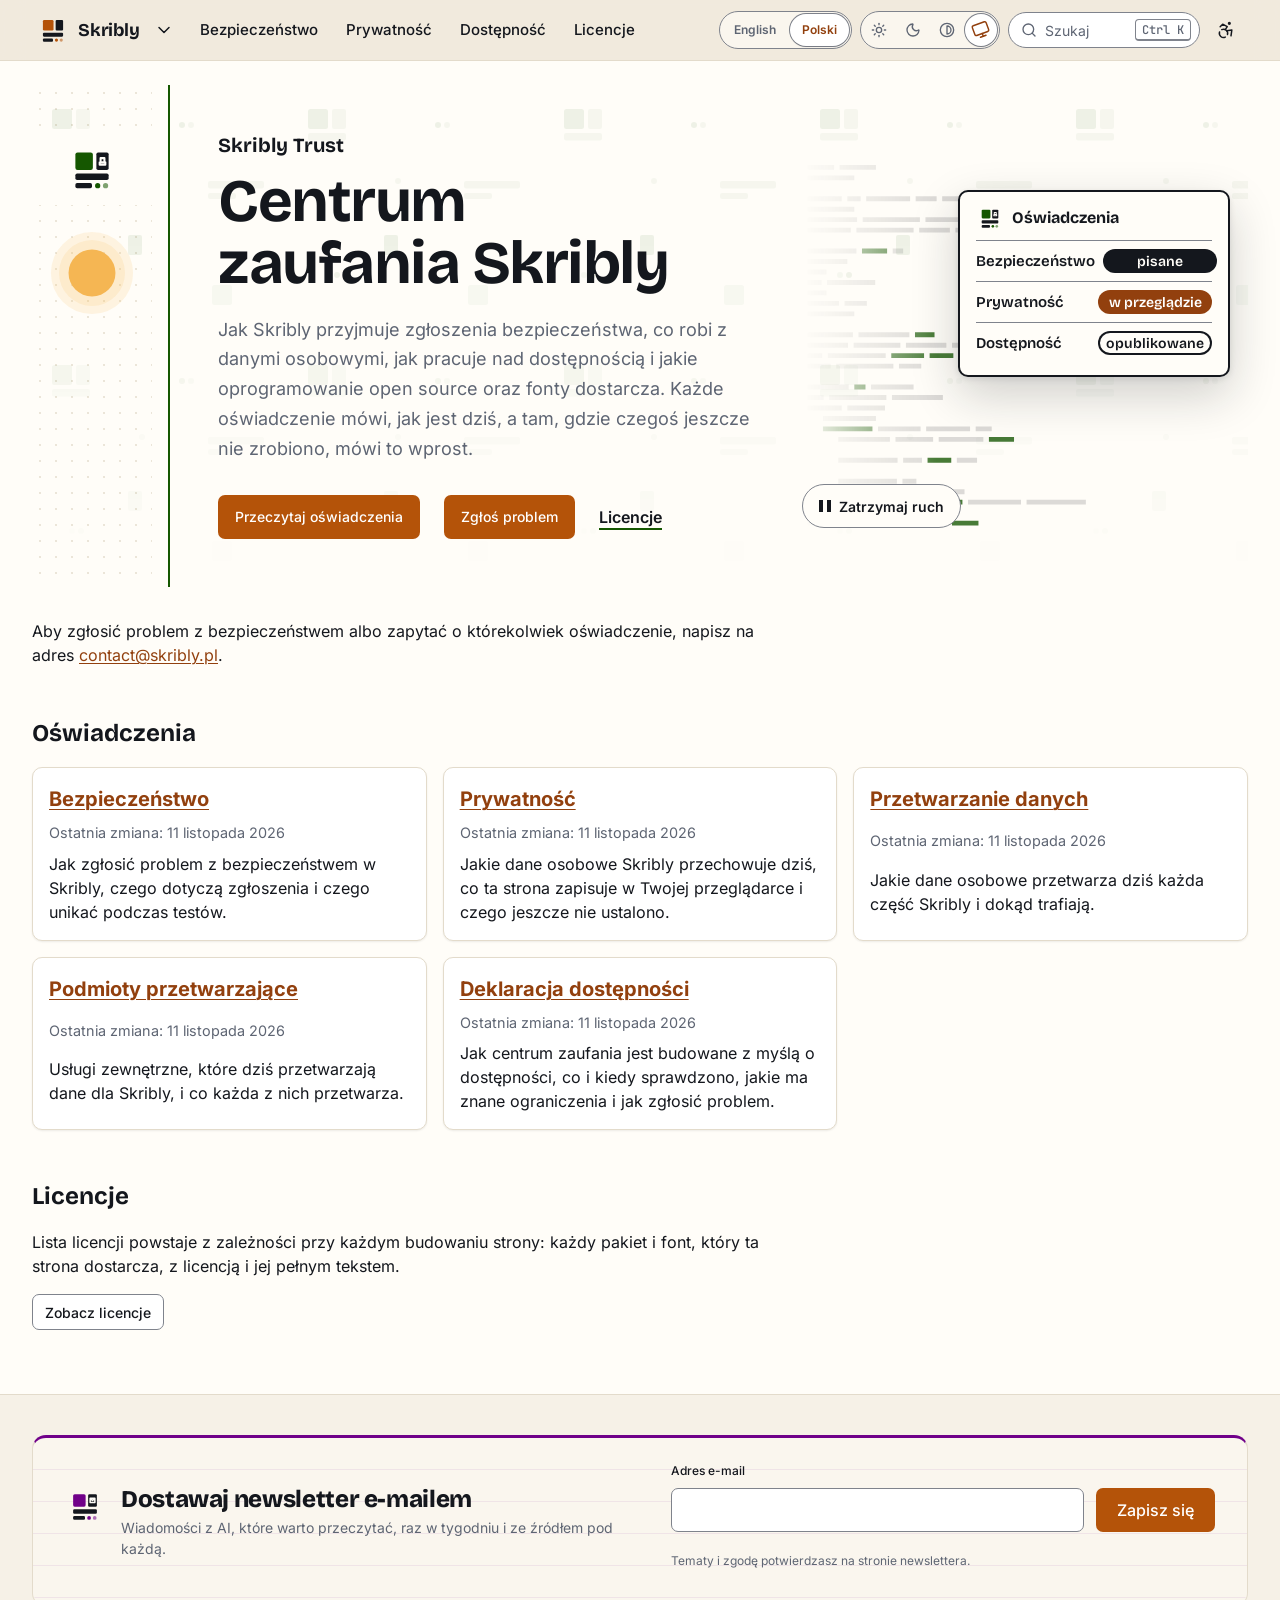
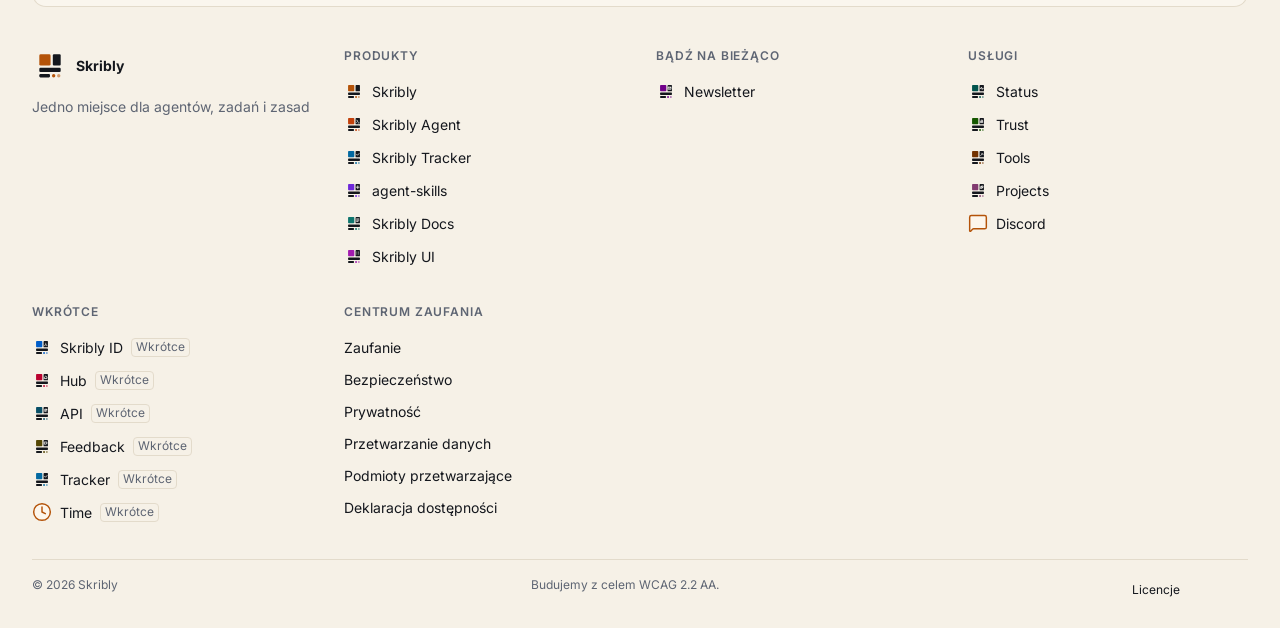
<file: pl/index.html>
<!DOCTYPE html><html lang="pl" dir="ltr"><head><meta charset="utf-8"><meta name="viewport" content="width=device-width, initial-scale=1"><title>Skribly</title><meta name="description" content="Jak Skribly przyjmuje zgłoszenia bezpieczeństwa, traktuje dane osobowe, dba o dostępność i licencje oprogramowania, które dostarcza."><link rel="canonical" href="https://trust.skribly.pl/pl/"><link rel="alternate" hreflang="en" href="https://trust.skribly.pl/"><link rel="alternate" hreflang="pl" href="https://trust.skribly.pl/pl/"><link rel="alternate" hreflang="x-default" href="https://trust.skribly.pl/"><script src="/_astro/prepaint.iife.DfruCCWJ.js"></script><meta name="color-scheme" content="light dark"><meta name="theme-color" media="(prefers-color-scheme: light)" content="#fffdf8"><meta name="theme-color" media="(prefers-color-scheme: dark)" content="#111318"><meta name="referrer" content="strict-origin-when-cross-origin"><link rel="preload" href="/_astro/inter-latin-wght-normal.Dx4kXJAl.woff2" as="font" type="font/woff2" crossorigin><link rel="preload" href="/_astro/bricolage-grotesque-latin-wght-normal.DLoelf7F.woff2" as="font" type="font/woff2" crossorigin><link rel="icon" href="/favicon-32.png" sizes="32x32" type="image/png"><link rel="icon" href="/favicon.svg" type="image/svg+xml"><link rel="apple-touch-icon" href="/apple-touch-icon.png"><link rel="manifest" href="/manifest.webmanifest"><meta property="og:type" content="website"><meta property="og:site_name" content="Skribly"><meta property="og:locale" content="pl_PL"><meta property="og:url" content="https://trust.skribly.pl/pl/"><meta property="og:title" content="Skribly"><meta property="og:description" content="Jak Skribly przyjmuje zgłoszenia bezpieczeństwa, traktuje dane osobowe, dba o dostępność i licencje oprogramowania, które dostarcza."><meta property="og:image" content="https://trust.skribly.pl/og/pl/image.png"><meta property="og:image:width" content="1200"><meta property="og:image:height" content="630"><meta property="og:image:alt" content="Skribly"><meta name="twitter:card" content="summary_large_image"><meta name="twitter:title" content="Skribly"><meta name="twitter:description" content="Jak Skribly przyjmuje zgłoszenia bezpieczeństwa, traktuje dane osobowe, dba o dostępność i licencje oprogramowania, które dostarcza."><meta name="twitter:image" content="https://trust.skribly.pl/og/pl/image.png"><script type="application/ld+json">{"@context":"https://schema.org","@graph":[{"@type":"Organization","@id":"https://skribly.pl/#organization","name":"Skribly","url":"https://skribly.pl/","logo":"https://skribly.pl/img/icons/icon-512.png","sameAs":["https://docs.skribly.pl/","https://ui.skribly.pl/"]},{"@type":"WebSite","@id":"https://trust.skribly.pl/#website","name":"Skribly","url":"https://trust.skribly.pl/","inLanguage":"pl","description":"Jak Skribly przyjmuje zgłoszenia bezpieczeństwa, traktuje dane osobowe, dba o dostępność i licencje oprogramowania, które dostarcza.","publisher":{"@id":"https://skribly.pl/#organization"}},{"@type":"WebPage","@id":"https://trust.skribly.pl/pl/#page","url":"https://trust.skribly.pl/pl/","name":"Skribly","description":"Jak Skribly przyjmuje zgłoszenia bezpieczeństwa, traktuje dane osobowe, dba o dostępność i licencje oprogramowania, które dostarcza.","inLanguage":"pl","isPartOf":{"@id":"https://trust.skribly.pl/#website"},"publisher":{"@id":"https://skribly.pl/#organization"}}]}</script><meta http-equiv="Content-Security-Policy" content="default-src 'none'; connect-src 'self'; script-src 'self' 'wasm-unsafe-eval'; style-src 'self'; img-src 'self' data:; font-src 'self'; manifest-src 'self'; media-src 'self'; base-uri 'none'; form-action https://newsletter.skribly.pl; upgrade-insecure-requests"><link rel="stylesheet" href="/_astro/Page.DNO8GTjF.css"></head><body class="sk-page"><a class="sk-skip-link" href="#content">Przejdź do treści</a><header class="sk-site-header sk-product--skribly" data-sk-header><div class="sk-container sk-container--wide sk-site-header__bar"><div class="sk-site-header__brand"><a class="sk-site-header__home" href="/pl/" aria-label="Skribly, strona główna"><svg class="sk-logo sk-logo--skribly" viewBox="0 0 64 64" width="2.125rem" height="2.125rem" focusable="false" aria-hidden="true"><rect x="13" y="13" width="20" height="20" rx="2.5" fill="var(--sk-accent)"/><rect x="37" y="13" width="14" height="20" rx="2" fill="currentColor"/><rect x="13" y="37" width="38" height="7.5" rx="2" fill="currentColor"/><rect x="13" y="48" width="19" height="6" rx="2" fill="currentColor"/><circle cx="38.5" cy="51" r="3" fill="var(--sk-accent)"/><circle cx="47.5" cy="51" r="3" fill="var(--sk-accent)" opacity="0.55"/></svg><span class="sk-site-header__name">Skribly</span></a><details class="sk-dropdown sk-ecosystem"><summary class="sk-icon-button sk-ecosystem__toggle" aria-label="Przełącz produkt" title="Przełącz produkt"><svg class="sk-icon sk-dropdown__chevron" viewBox="0 0 24 24" focusable="false" data-icon="chevron.down" aria-hidden="true"><path d="m6 9 6 6 6-6"></path></svg></summary><div class="sk-dropdown__panel"><p class="sk-ecosystem__title" id="sk-ecosystem-skribly">Produkty Skribly</p><ul class="sk-ecosystem__list" aria-labelledby="sk-ecosystem-skribly"><li><a class="sk-ecosystem__item sk-product--skribly" href="https://skribly.pl/pl/" aria-current="true" hreflang="pl"><svg class="sk-logo sk-logo--skribly" viewBox="0 0 64 64" width="2.25rem" height="2.25rem" focusable="false" aria-hidden="true"><rect x="13" y="13" width="20" height="20" rx="2.5" fill="var(--sk-accent)"/><rect x="37" y="13" width="14" height="20" rx="2" fill="currentColor"/><rect x="13" y="37" width="38" height="7.5" rx="2" fill="currentColor"/><rect x="13" y="48" width="19" height="6" rx="2" fill="currentColor"/><circle cx="38.5" cy="51" r="3" fill="var(--sk-accent)"/><circle cx="47.5" cy="51" r="3" fill="var(--sk-accent)" opacity="0.55"/></svg><span><strong>Skribly</strong><span>Jedno miejsce dla agentów, zadań i zasad</span></span><span class="sk-ecosystem__here">Tu jesteś</span></a></li><li><a class="sk-ecosystem__item sk-product--agent" href="https://agent.skribly.pl/"><svg class="sk-logo sk-logo--agent" viewBox="0 0 64 64" width="2.25rem" height="2.25rem" focusable="false" aria-hidden="true"><rect x="13" y="13" width="20" height="20" rx="2.5" fill="var(--sk-tool-agent)"/><rect x="37" y="13" width="14" height="20" rx="2" fill="currentColor"/><path d="M40.6 19.4l3.6 3.6-3.6 3.6M45.6 28.4h2.6" fill="none" stroke="var(--sk-bg)" stroke-width="2.4" stroke-linecap="round" stroke-linejoin="round"/><rect x="13" y="37" width="38" height="7.5" rx="2" fill="currentColor"/><rect x="13" y="48" width="19" height="6" rx="2" fill="currentColor"/><circle cx="38.5" cy="51" r="3" fill="var(--sk-tool-agent)"/><circle cx="47.5" cy="51" r="3" fill="var(--sk-tool-agent)" opacity="0.55"/></svg><span><strong>Skribly Agent</strong><span>Tu pracują agenci</span></span></a></li><li><a class="sk-ecosystem__item sk-product--tracker" href="https://skribly.pl/pl/apps/skribly-tracker/" hreflang="pl"><svg class="sk-logo sk-logo--tracker" viewBox="0 0 64 64" width="2.25rem" height="2.25rem" focusable="false" aria-hidden="true"><rect x="13" y="13" width="20" height="20" rx="2.5" fill="var(--sk-tool-tracker)"/><rect x="37" y="13" width="14" height="20" rx="2" fill="currentColor"/><path d="M40.4 23.6l2.8 2.8 4.8-5.4" fill="none" stroke="var(--sk-bg)" stroke-width="2.4" stroke-linecap="round" stroke-linejoin="round"/><rect x="13" y="37" width="38" height="7.5" rx="2" fill="currentColor"/><rect x="13" y="48" width="19" height="6" rx="2" fill="currentColor"/><circle cx="38.5" cy="51" r="3" fill="var(--sk-tool-tracker)"/><circle cx="47.5" cy="51" r="3" fill="var(--sk-tool-tracker)" opacity="0.55"/></svg><span><strong>Skribly Tracker</strong><span>Tu powstają zadania</span></span></a></li><li><a class="sk-ecosystem__item sk-product--skills" href="https://skribly.pl/pl/apps/agent-skills/" hreflang="pl"><svg class="sk-logo sk-logo--skills" viewBox="0 0 64 64" width="2.25rem" height="2.25rem" focusable="false" aria-hidden="true"><rect x="13" y="13" width="20" height="20" rx="2.5" fill="var(--sk-tool-skills)"/><rect x="37" y="13" width="14" height="20" rx="2" fill="currentColor"/><path d="M44 18.6v8.8M39.6 23h8.8" fill="none" stroke="var(--sk-bg)" stroke-width="2.4" stroke-linecap="round" stroke-linejoin="round"/><rect x="13" y="37" width="38" height="7.5" rx="2" fill="currentColor"/><rect x="13" y="48" width="19" height="6" rx="2" fill="currentColor"/><circle cx="38.5" cy="51" r="3" fill="var(--sk-tool-skills)"/><circle cx="47.5" cy="51" r="3" fill="var(--sk-tool-skills)" opacity="0.55"/></svg><span><strong>agent-skills</strong><span>Tu mieszkają zasady</span></span></a></li><li><a class="sk-ecosystem__item sk-product--docs" href="https://docs.skribly.pl/"><svg class="sk-logo sk-logo--docs" viewBox="0 0 64 64" width="2.25rem" height="2.25rem" focusable="false" aria-hidden="true"><rect x="13" y="13" width="20" height="20" rx="2.5" fill="var(--sk-tool-docs)"/><rect x="37" y="13" width="14" height="20" rx="2" fill="currentColor"/><path d="M40.4 19h7.2M40.4 23h7.2M40.4 27h4.4" fill="none" stroke="var(--sk-bg)" stroke-width="2.4" stroke-linecap="round" stroke-linejoin="round"/><rect x="13" y="37" width="38" height="7.5" rx="2" fill="currentColor"/><rect x="13" y="48" width="19" height="6" rx="2" fill="currentColor"/><circle cx="38.5" cy="51" r="3" fill="var(--sk-tool-docs)"/><circle cx="47.5" cy="51" r="3" fill="var(--sk-tool-docs)" opacity="0.55"/></svg><span><strong>Skribly Docs</strong><span>Poradniki i dokumentacja</span></span></a></li><li><a class="sk-ecosystem__item sk-product--ui" href="https://ui.skribly.pl/"><svg class="sk-logo sk-logo--ui" viewBox="0 0 64 64" width="2.25rem" height="2.25rem" focusable="false" aria-hidden="true"><rect x="13" y="13" width="20" height="20" rx="2.5" fill="var(--sk-tool-ui)"/><rect x="37" y="13" width="14" height="20" rx="2" fill="currentColor"/><path d="M41.2 19.6h.01M46.8 19.6h.01M41.2 25.4h.01M46.8 25.4h.01" fill="none" stroke="var(--sk-bg)" stroke-width="2.4" stroke-linecap="round" stroke-linejoin="round"/><rect x="13" y="37" width="38" height="7.5" rx="2" fill="currentColor"/><rect x="13" y="48" width="19" height="6" rx="2" fill="currentColor"/><circle cx="38.5" cy="51" r="3" fill="var(--sk-tool-ui)"/><circle cx="47.5" cy="51" r="3" fill="var(--sk-tool-ui)" opacity="0.55"/></svg><span><strong>Skribly UI</strong><span>Tokeny i komponenty</span></span></a></li></ul><p class="sk-ecosystem__title" id="sk-ecosystem-skribly-channels">Bądź na bieżąco</p><ul class="sk-ecosystem__list" aria-labelledby="sk-ecosystem-skribly-channels"><li><a class="sk-ecosystem__item sk-product--newsletter" href="https://newsletter.skribly.pl/pl/" hreflang="pl"><svg class="sk-logo sk-logo--newsletter" viewBox="0 0 64 64" width="2.25rem" height="2.25rem" focusable="false" aria-hidden="true"><rect x="13" y="13" width="20" height="20" rx="2.5" fill="var(--sk-tool-newsletter)"/><rect x="37" y="13" width="14" height="20" rx="2" fill="currentColor"/><path d="M40.2 19.6h7.6v6.8h-7.6zM40.6 20.2l3.4 2.8 3.4-2.8" fill="none" stroke="var(--sk-bg)" stroke-width="2.4" stroke-linecap="round" stroke-linejoin="round"/><rect x="13" y="37" width="38" height="7.5" rx="2" fill="currentColor"/><rect x="13" y="48" width="19" height="6" rx="2" fill="currentColor"/><circle cx="38.5" cy="51" r="3" fill="var(--sk-tool-newsletter)"/><circle cx="47.5" cy="51" r="3" fill="var(--sk-tool-newsletter)" opacity="0.55"/></svg><span><strong>Skribly Newsletter</strong><span>Wiadomości o AI co tydzień, każda ze źródłem</span></span></a></li></ul><p class="sk-ecosystem__title" id="sk-ecosystem-skribly-services">Usługi</p><ul class="sk-ecosystem__list" aria-labelledby="sk-ecosystem-skribly-services"><li><a class="sk-ecosystem__item sk-product--status" href="https://status.skribly.pl/pl/" hreflang="pl"><svg class="sk-logo sk-logo--status" viewBox="0 0 64 64" width="2.25rem" height="2.25rem" focusable="false" aria-hidden="true"><rect x="13" y="13" width="20" height="20" rx="2.5" fill="var(--sk-tool-status)"/><rect x="37" y="13" width="14" height="20" rx="2" fill="currentColor"/><path d="M39.6 23.6h2.2l1.4-3.6 2.4 6.8 1.4-3.2h1.4" fill="none" stroke="var(--sk-bg)" stroke-width="2.4" stroke-linecap="round" stroke-linejoin="round"/><rect x="13" y="37" width="38" height="7.5" rx="2" fill="currentColor"/><rect x="13" y="48" width="19" height="6" rx="2" fill="currentColor"/><circle cx="38.5" cy="51" r="3" fill="var(--sk-tool-status)"/><circle cx="47.5" cy="51" r="3" fill="var(--sk-tool-status)" opacity="0.55"/></svg><span><strong>Skribly Status</strong><span>Czy każda usługa działa</span></span></a></li><li><a class="sk-ecosystem__item sk-product--trust" href="https://trust.skribly.pl/pl/" hreflang="pl"><svg class="sk-logo sk-logo--trust" viewBox="0 0 64 64" width="2.25rem" height="2.25rem" focusable="false" aria-hidden="true"><rect x="13" y="13" width="20" height="20" rx="2.5" fill="var(--sk-tool-trust)"/><rect x="37" y="13" width="14" height="20" rx="2" fill="currentColor"/><path d="M41.8 22.6v-3h4.4v3M40.8 24.2h6.4v2.8h-6.4z" fill="none" stroke="var(--sk-bg)" stroke-width="2.4" stroke-linecap="round" stroke-linejoin="round"/><rect x="13" y="37" width="38" height="7.5" rx="2" fill="currentColor"/><rect x="13" y="48" width="19" height="6" rx="2" fill="currentColor"/><circle cx="38.5" cy="51" r="3" fill="var(--sk-tool-trust)"/><circle cx="47.5" cy="51" r="3" fill="var(--sk-tool-trust)" opacity="0.55"/></svg><span><strong>Skribly Trust</strong><span>Bezpieczeństwo, prywatność i dostępność</span></span></a></li><li><a class="sk-ecosystem__item sk-product--tools" href="https://tools.skribly.pl/pl/" hreflang="pl"><svg class="sk-logo sk-logo--tools" viewBox="0 0 64 64" width="2.25rem" height="2.25rem" focusable="false" aria-hidden="true"><rect x="13" y="13" width="20" height="20" rx="2.5" fill="var(--sk-tool-tools)"/><rect x="37" y="13" width="14" height="20" rx="2" fill="currentColor"/><path d="M40.8 27.2L46 22M43.8 19.8l4.4 4.4" fill="none" stroke="var(--sk-bg)" stroke-width="2.4" stroke-linecap="round" stroke-linejoin="round"/><rect x="13" y="37" width="38" height="7.5" rx="2" fill="currentColor"/><rect x="13" y="48" width="19" height="6" rx="2" fill="currentColor"/><circle cx="38.5" cy="51" r="3" fill="var(--sk-tool-tools)"/><circle cx="47.5" cy="51" r="3" fill="var(--sk-tool-tools)" opacity="0.55"/></svg><span><strong>Skribly Tools</strong><span>Małe narzędzia w przeglądarce</span></span></a></li><li><a class="sk-ecosystem__item sk-product--projects" href="https://projects.skribly.pl/pl/" hreflang="pl"><svg class="sk-logo sk-logo--projects" viewBox="0 0 64 64" width="2.25rem" height="2.25rem" focusable="false" aria-hidden="true"><rect x="13" y="13" width="20" height="20" rx="2.5" fill="var(--sk-tool-projects)"/><rect x="37" y="13" width="14" height="20" rx="2" fill="currentColor"/><path d="M40.4 21.8h4.8v4.8h-4.8zM43 21.8v-2.6h4.8v4.8h-2.6" fill="none" stroke="var(--sk-bg)" stroke-width="2.4" stroke-linecap="round" stroke-linejoin="round"/><rect x="13" y="37" width="38" height="7.5" rx="2" fill="currentColor"/><rect x="13" y="48" width="19" height="6" rx="2" fill="currentColor"/><circle cx="38.5" cy="51" r="3" fill="var(--sk-tool-projects)"/><circle cx="47.5" cy="51" r="3" fill="var(--sk-tool-projects)" opacity="0.55"/></svg><span><strong>Skribly Projects</strong><span>Każda część i jej postęp</span></span></a></li><li><a class="sk-ecosystem__item sk-product--discord" href="https://dc.skribly.pl/pl/" hreflang="pl"><svg class="sk-icon sk-icon--duo sk-ecosystem__icon" viewBox="0 0 24 24" focusable="false" data-icon="content.comment" aria-hidden="true"><g class="sk-icon__fill"><path d="M22 17a2 2 0 0 1-2 2H6.828a2 2 0 0 0-1.414.586l-2.202 2.202A.71.71 0 0 1 2 21.286V5a2 2 0 0 1 2-2h16a2 2 0 0 1 2 2z"></path></g><path d="M22 17a2 2 0 0 1-2 2H6.828a2 2 0 0 0-1.414.586l-2.202 2.202A.71.71 0 0 1 2 21.286V5a2 2 0 0 1 2-2h16a2 2 0 0 1 2 2z"></path></svg><span><strong>Discord</strong><span>Rozmowy z osobami, które budują Skribly</span></span></a></li></ul></div></details></div><div class="sk-site-header__quick"><button class="sk-search-button sk-site-header__wide" type="button" data-sk-search-open data-sk-needs-js aria-haspopup="dialog" aria-controls="sk-search" aria-keyshortcuts="Control+K /"><svg class="sk-icon" viewBox="0 0 24 24" focusable="false" data-icon="action.search" aria-hidden="true"><g class="sk-icon__fill"><circle cx="11" cy="11" r="8"></circle></g><path d="m21 21-4.34-4.34"></path><circle cx="11" cy="11" r="8"></circle></svg><span>Szukaj</span><kbd class="sk-kbd" aria-hidden="true">Ctrl K</kbd></button><button class="sk-icon-button sk-site-header__narrow" type="button" data-sk-search-open data-sk-needs-js aria-label="Szukaj" aria-haspopup="dialog" aria-controls="sk-search" aria-keyshortcuts="Control+K /"><svg class="sk-icon" viewBox="0 0 24 24" focusable="false" data-icon="action.search" aria-hidden="true"><g class="sk-icon__fill"><circle cx="11" cy="11" r="8"></circle></g><path d="m21 21-4.34-4.34"></path><circle cx="11" cy="11" r="8"></circle></svg></button><button class="sk-icon-button" type="button" data-sk-a11y-open data-sk-needs-js aria-controls="sk-a11y-panel" aria-expanded="false" aria-label="Dostępność" title="Otwórz ustawienia dostępności"><svg class="sk-icon" viewBox="0 0 24 24" focusable="false" data-icon="nav.accessibility" aria-hidden="true"><g class="sk-icon__fill"><circle cx="16" cy="4" r="1"></circle></g><circle cx="16" cy="4" r="1"></circle><path d="m18 19 1-7-6 1"></path><path d="m5 8 3-3 5.5 3-2.36 3.5"></path><path d="M4.24 14.5a5 5 0 0 0 6.88 6"></path><path d="M13.76 17.5a5 5 0 0 0-6.88-6"></path></svg></button><button class="sk-icon-button sk-site-header__menu-toggle" type="button" data-sk-menu-toggle data-sk-needs-js aria-expanded="false" aria-controls="sk-site-drawer-skribly" aria-label="Menu" data-open="Menu" data-close="Zamknij menu"><span class="sk-burger" aria-hidden="true"><span></span><span></span><span></span></span></button></div><div class="sk-site-header__drawer" id="sk-site-drawer-skribly"><nav class="sk-site-nav" aria-label="Główna nawigacja"><ul class="sk-site-nav__list"><li><a class="sk-site-nav__link" href="/pl/bezpieczenstwo/">Bezpieczeństwo</a></li><li><a class="sk-site-nav__link" href="/pl/prywatnosc/">Prywatność</a></li><li><a class="sk-site-nav__link" href="/pl/dostepnosc/">Dostępność</a></li><li><a class="sk-site-nav__link" href="/pl/licencje/">Licencje</a></li></ul></nav><div class="sk-site-header__tools"><nav class="sk-language-switch" aria-label="Język"><ul><li><a href="/" lang="en" hreflang="en">English</a></li><li><span lang="pl" aria-current="true">Polski</span></li></ul></nav><fieldset class="sk-theme-switch" data-sk-theme-switch><legend class="sk-visually-hidden">Motyw</legend><label title="Dzień"><input type="radio" name="sk-theme-v5t1zs" value="light"><svg class="sk-icon" viewBox="0 0 24 24" focusable="false" data-icon="theme.light" aria-hidden="true"><g class="sk-icon__fill"><circle cx="12" cy="12" r="4"></circle></g><circle cx="12" cy="12" r="4"></circle><path d="M12 2v2"></path><path d="M12 20v2"></path><path d="m4.93 4.93 1.41 1.41"></path><path d="m17.66 17.66 1.41 1.41"></path><path d="M2 12h2"></path><path d="M20 12h2"></path><path d="m6.34 17.66-1.41 1.41"></path><path d="m19.07 4.93-1.41 1.41"></path></svg><span class="sk-visually-hidden">Dzień</span></label><label title="Noc"><input type="radio" name="sk-theme-v5t1zs" value="dark"><svg class="sk-icon" viewBox="0 0 24 24" focusable="false" data-icon="theme.dark" aria-hidden="true"><g class="sk-icon__fill"><path d="M20.985 12.486a9 9 0 1 1-9.473-9.472c.405-.022.617.46.402.803a6 6 0 0 0 8.268 8.268c.344-.215.825-.004.803.401"></path></g><path d="M20.985 12.486a9 9 0 1 1-9.473-9.472c.405-.022.617.46.402.803a6 6 0 0 0 8.268 8.268c.344-.215.825-.004.803.401"></path></svg><span class="sk-visually-hidden">Noc</span></label><label title="Wysoki kontrast"><input type="radio" name="sk-theme-v5t1zs" value="contrast"><svg class="sk-icon" viewBox="0 0 24 24" focusable="false" data-icon="theme.contrast" aria-hidden="true"><g class="sk-icon__fill"><circle cx="12" cy="12" r="10"></circle><path d="M12 18a6 6 0 0 0 0-12v12z"></path></g><circle cx="12" cy="12" r="10"></circle><path d="M12 18a6 6 0 0 0 0-12v12z"></path></svg><span class="sk-visually-hidden">Wysoki kontrast</span></label><label title="Jak w systemie"><input type="radio" name="sk-theme-v5t1zs" value="system" checked><svg class="sk-icon" viewBox="0 0 24 24" focusable="false" data-icon="theme.system" aria-hidden="true"><g class="sk-icon__fill"><rect rx="2" x="2" y="3" width="20" height="14"></rect></g><rect rx="2" x="2" y="3" width="20" height="14"></rect><line x1="8" y1="21" x2="16" y2="21"></line><line x1="12" y1="17" x2="12" y2="21"></line></svg><span class="sk-visually-hidden">Jak w systemie</span></label></fieldset><script type="module" src="/_astro/ThemeSwitch.astro_astro_type_script_index_0_lang.CFWxGLRv.js"></script></div></div></div></header><script type="module" src="/_astro/SiteHeader.astro_astro_type_script_index_0_lang.C7ESqmu-.js"></script><main class="sk-page__main sk-page__main--wide" id="content" tabindex="-1" data-pagefind-body><div class="site-main" data-pagefind-body><header class="sk-hero sk-hero--brand sk-hero--themed sk-hero--notebook sk-product--trust" data-sk-hero="brand"><div class="sk-hero__body"><span class="sk-site-hero__logo"><svg class="sk-logo sk-logo--trust" viewBox="0 0 64 64" width="3.5rem" height="3.5rem" focusable="false" aria-hidden="true"><rect x="13" y="13" width="20" height="20" rx="2.5" fill="var(--sk-tool-trust)"/><rect x="37" y="13" width="14" height="20" rx="2" fill="currentColor"/><path d="M41.8 22.6v-3h4.4v3M40.8 24.2h6.4v2.8h-6.4z" fill="none" stroke="var(--sk-bg)" stroke-width="2.4" stroke-linecap="round" stroke-linejoin="round"/><rect x="13" y="37" width="38" height="7.5" rx="2" fill="currentColor"/><rect x="13" y="48" width="19" height="6" rx="2" fill="currentColor"/><circle cx="38.5" cy="51" r="3" fill="var(--sk-tool-trust)"/><circle cx="47.5" cy="51" r="3" fill="var(--sk-tool-trust)" opacity="0.55"/></svg></span><p class="sk-hero__eyebrow"><span>Skribly Trust</span></p><h1 class="sk-hero__title">Centrum zaufania Skribly</h1><div class="sk-hero__lead"><p>Jak Skribly przyjmuje zgłoszenia bezpieczeństwa, co robi z danymi osobowymi, jak pracuje nad dostępnością i jakie oprogramowanie open source oraz fonty dostarcza. Każde oświadczenie mówi, jak jest dziś, a tam, gdzie czegoś jeszcze nie zrobiono, mówi to wprost.</p></div><div class="sk-hero__actions"><a class="sk-button sk-button--lg" href="#statements">Przeczytaj oświadczenia</a><a class="sk-button sk-button--lg" href="mailto:contact@skribly.pl">Zgłoś problem</a><a href="/pl/licencje/">Licencje</a></div></div><div class="sk-hero__art"><div class="sk-hero__backdrop" aria-hidden="true"><span class="sk-hero-ground sk-pattern sk-pattern--hero"></span><svg class="sk-sky sk-hero-sky" viewBox="0 0 120 120" aria-hidden="true" focusable="false"><g class="sk-sky__sun"><circle class="sk-sky__halo" cx="60" cy="60" r="56"></circle><circle class="sk-sky__halo" cx="60" cy="60" r="45"></circle><circle class="sk-sky__disc" cx="60" cy="60" r="32"></circle></g><g class="sk-sky__moon"><circle class="sk-sky__glow" cx="60" cy="60" r="44"></circle><path class="sk-sky__crescent" d="M58.64 28.03A32 32 0 1 0 88.14 75.23A28 28 0 0 1 58.64 28.03Z"></path><g class="sk-sky__stars"><circle cx="14" cy="22" r="1.6"></circle><circle cx="30" cy="92" r="1.2"></circle><circle cx="98" cy="14" r="1.4"></circle><circle cx="108" cy="66" r="1.1"></circle><circle cx="20" cy="58" r="1"></circle><circle cx="86" cy="104" r="1.3"></circle></g></g></svg></div><div class="sk-agents-stage"><div class="sk-code-page" aria-hidden="true"><svg class="sk-code-page__sheet" viewBox="0 0 640 2160" focusable="false"><path class="sk-code-page__ink" d="M8 30h38v7h-38zm46 0h52v7h-52zm-46 15h67v7h-67zm0 30h49v7h-49zm57 0h19v7h-19zm27 0h63v7h-63zm71 0h30v7h-30zm38 0h32v7h-32zm-193 15h67v7h-67zm0 15h71v7h-71zm79 0h82v7h-82zm90 0h75v7h-75zm83 0h31v7h-31zm39 0h53v7h-53zm-291 15h62v7h-62zm70 0h82v7h-82zm90 0h44v7h-44zm52 0h26v7h-26zm34 0h81v7h-81zm-246 30h70v7h-70zm122 0h15v7h-15zm-122 15h57v7h-57zm0 15h27v7h-27zm0 15h20v7h-20zm28 0h69v7h-69zm-28 15h27v7h-27zm0 15h45v7h-45zm53 0h32v7h-32zm-53 15h67v7h-67zm0 30h65v7h-65zm73 0h73v7h-73zm-73 15h58v7h-58zm66 0h67v7h-67zm75 0h58v7h-58zm66 0h69v7h-69zm-207 15h21v7h-21zm29 0h83v7h-83zm-29 15h33v7h-33zm41 0h82v7h-82zm90 0h32v7h-32zm-131 30h59v7h-59zm91 0h61v7h-61zm-91 15h23v7h-23zm31 0h82v7h-82zm90 0h73v7h-73zm-121 15h49v7h-49zm57 0h54v7h-54zm-35 15h76v7h-76zm79 15h61v7h-61zm69 0h63v7h-63zm71 0h23v7h-23zm-197 15h74v7h-74zm82 0h54v7h-54zm62 0h64v7h-64zm-144 30h85v7h-85zm93 0h27v7h-27zm77 0h29v7h-29zm-170 30h84v7h-84zm92 0h20v7h-20zm-92 15h25v7h-25zm33 0h48v7h-48zm56 0h44v7h-44zm52 0h40v7h-40zm-163 15h49v7h-49zm57 0h78v7h-78zm151 0h76v7h-76zm84 0h85v7h-85zm-314 15h85v7h-85zm0 15h84v7h-84zm92 0h80v7h-80zm88 0h19v7h-19zm-158 30h72v7h-72zm80 0h28v7h-28zm36 0h85v7h-85zm-138 15h73v7h-73zm81 0h32v7h-32zm40 0h72v7h-72zm144 0h51v7h-51zm-265 15h40v7h-40zm48 0h58v7h-58zm40 15h64v7h-64zm72 0h37v7h-37zm45 0h16v7h-16zm-205 15h30v7h-30zm91 0h37v7h-37zm-91 30h25v7h-25zm33 0h71v7h-71zm-33 15h24v7h-24zm32 0h57v7h-57zm65 0h80v7h-80zm131 0h32v7h-32zm-228 15h39v7h-39zm47 0h64v7h-64zm72 0h55v7h-55zm-119 30h46v7h-46zm90 15h69v7h-69zm-68 15h28v7h-28zm36 0h39v7h-39zm-36 15h34v7h-34zm0 15h20v7h-20zm28 0h22v7h-22zm30 0h46v7h-46zm-36 15h88v7h-88zm96 0h66v7h-66zm-96 15h39v7h-39zm0 15h46v7h-46zm54 0h41v7h-41zm-32 15h61v7h-61zm69 0h50v7h-50zm58 0h46v7h-46zm54 0h59v7h-59zm-181 15h68v7h-68zm76 0h67v7h-67zm75 0h79v7h-79zm87 0h59v7h-59zm-238 15h59v7h-59zm67 0h62v7h-62zm-67 30h55v7h-55zm63 0h83v7h-83zm-85 15h44v7h-44zm52 0h45v7h-45zm-52 30h33v7h-33zm-22 15h87v7h-87zm95 0h87v7h-87zm95 0h17v7h-17zm-190 15h83v7h-83zm91 0h84v7h-84zm92 0h54v7h-54zm-161 30h61v7h-61zm69 0h47v7h-47zm55 0h80v7h-80zm-102 15h53v7h-53zm61 0h24v7h-24zm32 0h31v7h-31zm39 0h79v7h-79zm87 0h45v7h-45zm-134 15h35v7h-35zm-85 30h34v7h-34zm42 0h43v7h-43zm-108 45h38v7h-38zm46 0h52v7h-52zm-46 15h67v7h-67zm0 30h49v7h-49zm57 0h19v7h-19zm27 0h63v7h-63zm71 0h30v7h-30zm38 0h32v7h-32zm-193 15h67v7h-67zm0 15h71v7h-71zm79 0h82v7h-82zm90 0h75v7h-75zm83 0h31v7h-31zm39 0h53v7h-53zm-291 15h62v7h-62zm70 0h82v7h-82zm90 0h44v7h-44zm52 0h26v7h-26zm34 0h81v7h-81zm-246 30h70v7h-70zm122 0h15v7h-15zm-122 15h57v7h-57zm0 15h27v7h-27zm0 15h20v7h-20zm28 0h69v7h-69zm-28 15h27v7h-27zm0 15h45v7h-45zm53 0h32v7h-32zm-53 15h67v7h-67zm0 30h65v7h-65zm73 0h73v7h-73zm-73 15h58v7h-58zm66 0h67v7h-67zm75 0h58v7h-58zm66 0h69v7h-69zm-207 15h21v7h-21zm29 0h83v7h-83zm-29 15h33v7h-33zm41 0h82v7h-82zm90 0h32v7h-32zm-131 30h59v7h-59zm91 0h61v7h-61zm-91 15h23v7h-23zm31 0h82v7h-82zm90 0h73v7h-73zm-121 15h49v7h-49zm57 0h54v7h-54zm-35 15h76v7h-76zm79 15h61v7h-61zm69 0h63v7h-63zm71 0h23v7h-23zm-197 15h74v7h-74zm82 0h54v7h-54zm62 0h64v7h-64zm-144 30h85v7h-85zm93 0h27v7h-27zm77 0h29v7h-29zm-170 30h84v7h-84zm92 0h20v7h-20zm-92 15h25v7h-25zm33 0h48v7h-48zm56 0h44v7h-44zm52 0h40v7h-40zm-163 15h49v7h-49zm57 0h78v7h-78zm151 0h76v7h-76zm84 0h85v7h-85zm-314 15h85v7h-85zm0 15h84v7h-84zm92 0h80v7h-80zm88 0h19v7h-19zm-158 30h72v7h-72zm80 0h28v7h-28zm36 0h85v7h-85zm-138 15h73v7h-73zm81 0h32v7h-32zm40 0h72v7h-72zm144 0h51v7h-51zm-265 15h40v7h-40zm48 0h58v7h-58zm40 15h64v7h-64zm72 0h37v7h-37zm45 0h16v7h-16zm-205 15h30v7h-30zm91 0h37v7h-37zm-91 30h25v7h-25zm33 0h71v7h-71zm-33 15h24v7h-24zm32 0h57v7h-57zm65 0h80v7h-80zm131 0h32v7h-32zm-228 15h39v7h-39zm47 0h64v7h-64zm72 0h55v7h-55zm-119 30h46v7h-46zm90 15h69v7h-69zm-68 15h28v7h-28zm36 0h39v7h-39zm-36 15h34v7h-34zm0 15h20v7h-20zm28 0h22v7h-22zm30 0h46v7h-46zm-36 15h88v7h-88zm96 0h66v7h-66zm-96 15h39v7h-39zm0 15h46v7h-46zm54 0h41v7h-41zm-32 15h61v7h-61zm69 0h50v7h-50zm58 0h46v7h-46zm54 0h59v7h-59zm-181 15h68v7h-68zm76 0h67v7h-67zm75 0h79v7h-79zm87 0h59v7h-59zm-238 15h59v7h-59zm67 0h62v7h-62zm-67 30h55v7h-55zm63 0h83v7h-83zm-85 15h44v7h-44zm52 0h45v7h-45zm-52 30h33v7h-33zm-22 15h87v7h-87zm95 0h87v7h-87zm95 0h17v7h-17zm-190 15h83v7h-83zm91 0h84v7h-84zm92 0h54v7h-54zm-161 30h61v7h-61zm69 0h47v7h-47zm55 0h80v7h-80zm-102 15h53v7h-53zm61 0h24v7h-24zm32 0h31v7h-31zm39 0h79v7h-79zm87 0h45v7h-45zm-134 15h35v7h-35zm-85 30h34v7h-34zm42 0h43v7h-43z"></path><path class="sk-code-page__rubric" d="M86 150h36v7h-36zm76 120h28v7h-28zm-34 30h47v7h-47zm55 0h34v7h-34zm-108 45h16v7h-16zm-45 60h71v7h-71zm238 15h36v7h-36zm-88 30h34v7h-34zm-7 60h57v7h-57zm42 30h38v7h-38zm-6 45h56v7h-56zm-201 30h80v7h-80zm38 15h45v7h-45zm147 45h35v7h-35zm-163 60h60v7h-60zm22 150h39v7h-39zm22 150h77v7h-77zm12 195h36v7h-36zm76 120h28v7h-28zm-34 30h47v7h-47zm55 0h34v7h-34zm-108 45h16v7h-16zm-45 60h71v7h-71zm238 15h36v7h-36zm-88 30h34v7h-34zm-7 60h57v7h-57zm42 30h38v7h-38zm-6 45h56v7h-56zm-201 30h80v7h-80zm38 15h45v7h-45zm147 45h35v7h-35zm-163 60h60v7h-60zm22 150h39v7h-39zm22 150h77v7h-77z"></path></svg></div><div class="sk-agents sk-agents--panel" aria-hidden="true"><p class="sk-agents__title"><svg class="sk-logo sk-logo--trust" viewBox="0 0 64 64" width="1.75rem" height="1.75rem" focusable="false" aria-hidden="true"><rect x="13" y="13" width="20" height="20" rx="2.5" fill="var(--sk-tool-trust)"/><rect x="37" y="13" width="14" height="20" rx="2" fill="currentColor"/><path d="M41.8 22.6v-3h4.4v3M40.8 24.2h6.4v2.8h-6.4z" fill="none" stroke="var(--sk-bg)" stroke-width="2.4" stroke-linecap="round" stroke-linejoin="round"/><rect x="13" y="37" width="38" height="7.5" rx="2" fill="currentColor"/><rect x="13" y="48" width="19" height="6" rx="2" fill="currentColor"/><circle cx="38.5" cy="51" r="3" fill="var(--sk-tool-trust)"/><circle cx="47.5" cy="51" r="3" fill="var(--sk-tool-trust)" opacity="0.55"/></svg><span>Oświadczenia</span></p><ul class="sk-agents__list"><li class="sk-agents__row"><span class="sk-agents__name">Bezpieczeństwo</span><span class="sk-agents__states"><span class="sk-agents__state sk-agents__state--0 sk-agents__state--k0">pisane</span><span class="sk-agents__state sk-agents__state--1 sk-agents__state--k2">w przeglądzie</span><span class="sk-agents__state sk-agents__state--2 sk-agents__state--k1">opublikowane</span></span></li><li class="sk-agents__row"><span class="sk-agents__name">Prywatność</span><span class="sk-agents__states"><span class="sk-agents__state sk-agents__state--0 sk-agents__state--k1">pisane</span><span class="sk-agents__state sk-agents__state--1 sk-agents__state--k0">w przeglądzie</span><span class="sk-agents__state sk-agents__state--2 sk-agents__state--k2">opublikowane</span></span></li><li class="sk-agents__row"><span class="sk-agents__name">Dostępność</span><span class="sk-agents__states"><span class="sk-agents__state sk-agents__state--0 sk-agents__state--k2">pisane</span><span class="sk-agents__state sk-agents__state--1 sk-agents__state--k1">w przeglądzie</span><span class="sk-agents__state sk-agents__state--2 sk-agents__state--k0">opublikowane</span></span></li></ul></div><button class="sk-motion-toggle" type="button" data-sk-motion-toggle data-sk-needs-js><span class="sk-motion-toggle__icon" aria-hidden="true"></span><span class="sk-motion-toggle__labels"><span class="sk-motion-toggle__pause">Zatrzymaj ruch</span><span class="sk-motion-toggle__play">Włącz ruch</span></span></button></div></div></header><section class="page-measure page-section"><p>Aby zgłosić problem z bezpieczeństwem albo zapytać o którekolwiek oświadczenie, napisz na adres <a class="sk-link" href="mailto:contact@skribly.pl">contact@skribly.pl</a>.</p></section><section class="page-measure page-section" aria-labelledby="statements"><h2 id="statements">Oświadczenia</h2><ul class="entry-list" role="list"><li class="sk-card entry-list__item"><h3 class="entry-list__title"><a class="sk-link" href="/pl/bezpieczenstwo/">Bezpieczeństwo</a></h3><p class="entry-list__date">Ostatnia zmiana: <time datetime="2026-11-11T00:00:00.000Z">11 listopada 2026</time></p><p>Jak zgłosić problem z bezpieczeństwem w Skribly, czego dotyczą zgłoszenia i czego unikać podczas testów.</p></li><li class="sk-card entry-list__item"><h3 class="entry-list__title"><a class="sk-link" href="/pl/prywatnosc/">Prywatność</a></h3><p class="entry-list__date">Ostatnia zmiana: <time datetime="2026-11-11T00:00:00.000Z">11 listopada 2026</time></p><p>Jakie dane osobowe Skribly przechowuje dziś, co ta strona zapisuje w Twojej przeglądarce i czego jeszcze nie ustalono.</p></li><li class="sk-card entry-list__item"><h3 class="entry-list__title"><a class="sk-link" href="/pl/przetwarzanie-danych/">Przetwarzanie danych</a></h3><p class="entry-list__date">Ostatnia zmiana: <time datetime="2026-11-11T00:00:00.000Z">11 listopada 2026</time></p><p>Jakie dane osobowe przetwarza dziś każda część Skribly i dokąd trafiają.</p></li><li class="sk-card entry-list__item"><h3 class="entry-list__title"><a class="sk-link" href="/pl/podmioty-przetwarzajace/">Podmioty przetwarzające</a></h3><p class="entry-list__date">Ostatnia zmiana: <time datetime="2026-11-11T00:00:00.000Z">11 listopada 2026</time></p><p>Usługi zewnętrzne, które dziś przetwarzają dane dla Skribly, i co każda z nich przetwarza.</p></li><li class="sk-card entry-list__item"><h3 class="entry-list__title"><a class="sk-link" href="/pl/dostepnosc/">Deklaracja dostępności</a></h3><p class="entry-list__date">Ostatnia zmiana: <time datetime="2026-11-11T00:00:00.000Z">11 listopada 2026</time></p><p>Jak centrum zaufania jest budowane z myślą o dostępności, co i kiedy sprawdzono, jakie ma znane ograniczenia i jak zgłosić problem.</p></li></ul></section><section class="page-measure page-section" aria-labelledby="licences"><h2 id="licences">Licencje</h2><p>Lista licencji powstaje z zależności przy każdym budowaniu strony: każdy pakiet i font, który ta strona dostarcza, z licencją i jej pełnym tekstem.</p><p><a class="sk-button sk-button--outline" href="/pl/licencje/">Zobacz licencje</a></p></section></div></main><footer class="sk-site-footer sk-product--skribly"><div class="sk-container sk-container--wide"><section aria-labelledby="sk-footer-newsletter-title" class="sk-band sk-band--sunken sk-pattern sk-pattern--ruled sk-product--newsletter sk-newsletter-signup sk-newsletter-signup--footer"><div class="sk-newsletter-signup__text"><svg class="sk-logo sk-logo--newsletter" viewBox="0 0 64 64" width="2.5rem" height="2.5rem" focusable="false" aria-hidden="true"><rect x="13" y="13" width="20" height="20" rx="2.5" fill="var(--sk-tool-newsletter)"/><rect x="37" y="13" width="14" height="20" rx="2" fill="currentColor"/><path d="M40.2 19.6h7.6v6.8h-7.6zM40.6 20.2l3.4 2.8 3.4-2.8" fill="none" stroke="var(--sk-bg)" stroke-width="2.4" stroke-linecap="round" stroke-linejoin="round"/><rect x="13" y="37" width="38" height="7.5" rx="2" fill="currentColor"/><rect x="13" y="48" width="19" height="6" rx="2" fill="currentColor"/><circle cx="38.5" cy="51" r="3" fill="var(--sk-tool-newsletter)"/><circle cx="47.5" cy="51" r="3" fill="var(--sk-tool-newsletter)" opacity="0.55"/></svg><h2 class="sk-newsletter-signup__title" id="sk-footer-newsletter-title">Dostawaj newsletter e-mailem</h2><p class="sk-newsletter-signup__lead">Wiadomości z AI, które warto przeczytać, raz w tygodniu i ze źródłem pod każdą.</p></div><form class="sk-newsletter-signup__form" method="get" action="https://newsletter.skribly.pl/pl/#signup" aria-labelledby="sk-footer-newsletter-title"><label class="sk-label" for="sk-footer-newsletter-email">Adres e-mail</label><div class="sk-newsletter-signup__row"><input class="sk-input sk-newsletter-signup__input" type="email" id="sk-footer-newsletter-email" name="email" autocomplete="email" inputmode="email" spellcheck="false" maxlength="254" required aria-describedby="sk-footer-newsletter-hint"><button class="sk-button" type="submit">Zapisz się</button></div><p class="sk-hint" id="sk-footer-newsletter-hint">Tematy i zgodę potwierdzasz na stronie newslettera.</p></form></section><div class="sk-site-footer__grid"><div class="sk-site-footer__brand"><a href="https://skribly.pl/pl/" aria-label="Skribly, strona główna"><svg class="sk-logo sk-logo--skribly" viewBox="0 0 64 64" width="2.25rem" height="2.25rem" focusable="false" aria-hidden="true"><rect x="13" y="13" width="20" height="20" rx="2.5" fill="var(--sk-accent)"/><rect x="37" y="13" width="14" height="20" rx="2" fill="currentColor"/><rect x="13" y="37" width="38" height="7.5" rx="2" fill="currentColor"/><rect x="13" y="48" width="19" height="6" rx="2" fill="currentColor"/><circle cx="38.5" cy="51" r="3" fill="var(--sk-accent)"/><circle cx="47.5" cy="51" r="3" fill="var(--sk-accent)" opacity="0.55"/></svg><strong>Skribly</strong></a><p>Jedno miejsce dla agentów, zadań i zasad</p></div><nav aria-labelledby="sk-footer-products-skribly"><h2 id="sk-footer-products-skribly">Produkty</h2><ul><li><a href="https://skribly.pl/pl/" aria-current="true"><svg class="sk-logo sk-logo--skribly" viewBox="0 0 64 64" width="1.25rem" height="1.25rem" focusable="false" aria-hidden="true"><rect x="13" y="13" width="20" height="20" rx="2.5" fill="var(--sk-accent)"/><rect x="37" y="13" width="14" height="20" rx="2" fill="currentColor"/><rect x="13" y="37" width="38" height="7.5" rx="2" fill="currentColor"/><rect x="13" y="48" width="19" height="6" rx="2" fill="currentColor"/><circle cx="38.5" cy="51" r="3" fill="var(--sk-accent)"/><circle cx="47.5" cy="51" r="3" fill="var(--sk-accent)" opacity="0.55"/></svg>Skribly</a></li><li><a href="https://agent.skribly.pl/"><svg class="sk-logo sk-logo--agent" viewBox="0 0 64 64" width="1.25rem" height="1.25rem" focusable="false" aria-hidden="true"><rect x="13" y="13" width="20" height="20" rx="2.5" fill="var(--sk-tool-agent)"/><rect x="37" y="13" width="14" height="20" rx="2" fill="currentColor"/><path d="M40.6 19.4l3.6 3.6-3.6 3.6M45.6 28.4h2.6" fill="none" stroke="var(--sk-bg)" stroke-width="2.4" stroke-linecap="round" stroke-linejoin="round"/><rect x="13" y="37" width="38" height="7.5" rx="2" fill="currentColor"/><rect x="13" y="48" width="19" height="6" rx="2" fill="currentColor"/><circle cx="38.5" cy="51" r="3" fill="var(--sk-tool-agent)"/><circle cx="47.5" cy="51" r="3" fill="var(--sk-tool-agent)" opacity="0.55"/></svg>Skribly Agent</a></li><li><a href="https://skribly.pl/pl/apps/skribly-tracker/"><svg class="sk-logo sk-logo--tracker" viewBox="0 0 64 64" width="1.25rem" height="1.25rem" focusable="false" aria-hidden="true"><rect x="13" y="13" width="20" height="20" rx="2.5" fill="var(--sk-tool-tracker)"/><rect x="37" y="13" width="14" height="20" rx="2" fill="currentColor"/><path d="M40.4 23.6l2.8 2.8 4.8-5.4" fill="none" stroke="var(--sk-bg)" stroke-width="2.4" stroke-linecap="round" stroke-linejoin="round"/><rect x="13" y="37" width="38" height="7.5" rx="2" fill="currentColor"/><rect x="13" y="48" width="19" height="6" rx="2" fill="currentColor"/><circle cx="38.5" cy="51" r="3" fill="var(--sk-tool-tracker)"/><circle cx="47.5" cy="51" r="3" fill="var(--sk-tool-tracker)" opacity="0.55"/></svg>Skribly Tracker</a></li><li><a href="https://skribly.pl/pl/apps/agent-skills/"><svg class="sk-logo sk-logo--skills" viewBox="0 0 64 64" width="1.25rem" height="1.25rem" focusable="false" aria-hidden="true"><rect x="13" y="13" width="20" height="20" rx="2.5" fill="var(--sk-tool-skills)"/><rect x="37" y="13" width="14" height="20" rx="2" fill="currentColor"/><path d="M44 18.6v8.8M39.6 23h8.8" fill="none" stroke="var(--sk-bg)" stroke-width="2.4" stroke-linecap="round" stroke-linejoin="round"/><rect x="13" y="37" width="38" height="7.5" rx="2" fill="currentColor"/><rect x="13" y="48" width="19" height="6" rx="2" fill="currentColor"/><circle cx="38.5" cy="51" r="3" fill="var(--sk-tool-skills)"/><circle cx="47.5" cy="51" r="3" fill="var(--sk-tool-skills)" opacity="0.55"/></svg>agent-skills</a></li><li><a href="https://docs.skribly.pl/"><svg class="sk-logo sk-logo--docs" viewBox="0 0 64 64" width="1.25rem" height="1.25rem" focusable="false" aria-hidden="true"><rect x="13" y="13" width="20" height="20" rx="2.5" fill="var(--sk-tool-docs)"/><rect x="37" y="13" width="14" height="20" rx="2" fill="currentColor"/><path d="M40.4 19h7.2M40.4 23h7.2M40.4 27h4.4" fill="none" stroke="var(--sk-bg)" stroke-width="2.4" stroke-linecap="round" stroke-linejoin="round"/><rect x="13" y="37" width="38" height="7.5" rx="2" fill="currentColor"/><rect x="13" y="48" width="19" height="6" rx="2" fill="currentColor"/><circle cx="38.5" cy="51" r="3" fill="var(--sk-tool-docs)"/><circle cx="47.5" cy="51" r="3" fill="var(--sk-tool-docs)" opacity="0.55"/></svg>Skribly Docs</a></li><li><a href="https://ui.skribly.pl/"><svg class="sk-logo sk-logo--ui" viewBox="0 0 64 64" width="1.25rem" height="1.25rem" focusable="false" aria-hidden="true"><rect x="13" y="13" width="20" height="20" rx="2.5" fill="var(--sk-tool-ui)"/><rect x="37" y="13" width="14" height="20" rx="2" fill="currentColor"/><path d="M41.2 19.6h.01M46.8 19.6h.01M41.2 25.4h.01M46.8 25.4h.01" fill="none" stroke="var(--sk-bg)" stroke-width="2.4" stroke-linecap="round" stroke-linejoin="round"/><rect x="13" y="37" width="38" height="7.5" rx="2" fill="currentColor"/><rect x="13" y="48" width="19" height="6" rx="2" fill="currentColor"/><circle cx="38.5" cy="51" r="3" fill="var(--sk-tool-ui)"/><circle cx="47.5" cy="51" r="3" fill="var(--sk-tool-ui)" opacity="0.55"/></svg>Skribly UI</a></li></ul></nav><nav aria-labelledby="sk-footer-channels-skribly"><h2 id="sk-footer-channels-skribly">Bądź na bieżąco</h2><ul><li><a href="https://newsletter.skribly.pl/pl/" hreflang="pl"><svg class="sk-logo sk-logo--newsletter" viewBox="0 0 64 64" width="1.25rem" height="1.25rem" focusable="false" aria-hidden="true"><rect x="13" y="13" width="20" height="20" rx="2.5" fill="var(--sk-tool-newsletter)"/><rect x="37" y="13" width="14" height="20" rx="2" fill="currentColor"/><path d="M40.2 19.6h7.6v6.8h-7.6zM40.6 20.2l3.4 2.8 3.4-2.8" fill="none" stroke="var(--sk-bg)" stroke-width="2.4" stroke-linecap="round" stroke-linejoin="round"/><rect x="13" y="37" width="38" height="7.5" rx="2" fill="currentColor"/><rect x="13" y="48" width="19" height="6" rx="2" fill="currentColor"/><circle cx="38.5" cy="51" r="3" fill="var(--sk-tool-newsletter)"/><circle cx="47.5" cy="51" r="3" fill="var(--sk-tool-newsletter)" opacity="0.55"/></svg>Newsletter</a></li></ul></nav><nav aria-labelledby="sk-footer-services-skribly"><h2 id="sk-footer-services-skribly">Usługi</h2><ul><li><a href="https://status.skribly.pl/pl/" hreflang="pl"><svg class="sk-logo sk-logo--status" viewBox="0 0 64 64" width="1.25rem" height="1.25rem" focusable="false" aria-hidden="true"><rect x="13" y="13" width="20" height="20" rx="2.5" fill="var(--sk-tool-status)"/><rect x="37" y="13" width="14" height="20" rx="2" fill="currentColor"/><path d="M39.6 23.6h2.2l1.4-3.6 2.4 6.8 1.4-3.2h1.4" fill="none" stroke="var(--sk-bg)" stroke-width="2.4" stroke-linecap="round" stroke-linejoin="round"/><rect x="13" y="37" width="38" height="7.5" rx="2" fill="currentColor"/><rect x="13" y="48" width="19" height="6" rx="2" fill="currentColor"/><circle cx="38.5" cy="51" r="3" fill="var(--sk-tool-status)"/><circle cx="47.5" cy="51" r="3" fill="var(--sk-tool-status)" opacity="0.55"/></svg>Status</a></li><li><a href="https://trust.skribly.pl/pl/" hreflang="pl"><svg class="sk-logo sk-logo--trust" viewBox="0 0 64 64" width="1.25rem" height="1.25rem" focusable="false" aria-hidden="true"><rect x="13" y="13" width="20" height="20" rx="2.5" fill="var(--sk-tool-trust)"/><rect x="37" y="13" width="14" height="20" rx="2" fill="currentColor"/><path d="M41.8 22.6v-3h4.4v3M40.8 24.2h6.4v2.8h-6.4z" fill="none" stroke="var(--sk-bg)" stroke-width="2.4" stroke-linecap="round" stroke-linejoin="round"/><rect x="13" y="37" width="38" height="7.5" rx="2" fill="currentColor"/><rect x="13" y="48" width="19" height="6" rx="2" fill="currentColor"/><circle cx="38.5" cy="51" r="3" fill="var(--sk-tool-trust)"/><circle cx="47.5" cy="51" r="3" fill="var(--sk-tool-trust)" opacity="0.55"/></svg>Trust</a></li><li><a href="https://tools.skribly.pl/pl/" hreflang="pl"><svg class="sk-logo sk-logo--tools" viewBox="0 0 64 64" width="1.25rem" height="1.25rem" focusable="false" aria-hidden="true"><rect x="13" y="13" width="20" height="20" rx="2.5" fill="var(--sk-tool-tools)"/><rect x="37" y="13" width="14" height="20" rx="2" fill="currentColor"/><path d="M40.8 27.2L46 22M43.8 19.8l4.4 4.4" fill="none" stroke="var(--sk-bg)" stroke-width="2.4" stroke-linecap="round" stroke-linejoin="round"/><rect x="13" y="37" width="38" height="7.5" rx="2" fill="currentColor"/><rect x="13" y="48" width="19" height="6" rx="2" fill="currentColor"/><circle cx="38.5" cy="51" r="3" fill="var(--sk-tool-tools)"/><circle cx="47.5" cy="51" r="3" fill="var(--sk-tool-tools)" opacity="0.55"/></svg>Tools</a></li><li><a href="https://projects.skribly.pl/pl/" hreflang="pl"><svg class="sk-logo sk-logo--projects" viewBox="0 0 64 64" width="1.25rem" height="1.25rem" focusable="false" aria-hidden="true"><rect x="13" y="13" width="20" height="20" rx="2.5" fill="var(--sk-tool-projects)"/><rect x="37" y="13" width="14" height="20" rx="2" fill="currentColor"/><path d="M40.4 21.8h4.8v4.8h-4.8zM43 21.8v-2.6h4.8v4.8h-2.6" fill="none" stroke="var(--sk-bg)" stroke-width="2.4" stroke-linecap="round" stroke-linejoin="round"/><rect x="13" y="37" width="38" height="7.5" rx="2" fill="currentColor"/><rect x="13" y="48" width="19" height="6" rx="2" fill="currentColor"/><circle cx="38.5" cy="51" r="3" fill="var(--sk-tool-projects)"/><circle cx="47.5" cy="51" r="3" fill="var(--sk-tool-projects)" opacity="0.55"/></svg>Projects</a></li><li><a href="https://dc.skribly.pl/pl/" hreflang="pl"><svg class="sk-icon sk-icon--duo sk-site-footer__icon" viewBox="0 0 24 24" focusable="false" data-icon="content.comment" aria-hidden="true"><g class="sk-icon__fill"><path d="M22 17a2 2 0 0 1-2 2H6.828a2 2 0 0 0-1.414.586l-2.202 2.202A.71.71 0 0 1 2 21.286V5a2 2 0 0 1 2-2h16a2 2 0 0 1 2 2z"></path></g><path d="M22 17a2 2 0 0 1-2 2H6.828a2 2 0 0 0-1.414.586l-2.202 2.202A.71.71 0 0 1 2 21.286V5a2 2 0 0 1 2-2h16a2 2 0 0 1 2 2z"></path></svg>Discord</a></li></ul></nav><nav aria-labelledby="sk-footer-soon-skribly"><h2 id="sk-footer-soon-skribly">Wkrótce</h2><ul><li><a href="https://id.skribly.pl/pl/" hreflang="pl"><svg class="sk-logo sk-logo--id" viewBox="0 0 64 64" width="1.25rem" height="1.25rem" focusable="false" aria-hidden="true"><rect x="13" y="13" width="20" height="20" rx="2.5" fill="var(--sk-tool-id)"/><rect x="37" y="13" width="14" height="20" rx="2" fill="currentColor"/><path d="M44 20.2h.01M40.8 27.2l1.4-2.6h3.6l1.4 2.6" fill="none" stroke="var(--sk-bg)" stroke-width="2.4" stroke-linecap="round" stroke-linejoin="round"/><rect x="13" y="37" width="38" height="7.5" rx="2" fill="currentColor"/><rect x="13" y="48" width="19" height="6" rx="2" fill="currentColor"/><circle cx="38.5" cy="51" r="3" fill="var(--sk-tool-id)"/><circle cx="47.5" cy="51" r="3" fill="var(--sk-tool-id)" opacity="0.55"/></svg>Skribly ID <span class="sk-site-footer__soon">Wkrótce</span></a></li><li><a href="https://hub.skribly.pl/pl/" hreflang="pl"><svg class="sk-logo sk-logo--hub" viewBox="0 0 64 64" width="1.25rem" height="1.25rem" focusable="false" aria-hidden="true"><rect x="13" y="13" width="20" height="20" rx="2.5" fill="var(--sk-tool-hub)"/><rect x="37" y="13" width="14" height="20" rx="2" fill="currentColor"/><path d="M40.4 22.6l3.6-3.6 3.6 3.6v4.8h-7.2z" fill="none" stroke="var(--sk-bg)" stroke-width="2.4" stroke-linecap="round" stroke-linejoin="round"/><rect x="13" y="37" width="38" height="7.5" rx="2" fill="currentColor"/><rect x="13" y="48" width="19" height="6" rx="2" fill="currentColor"/><circle cx="38.5" cy="51" r="3" fill="var(--sk-tool-hub)"/><circle cx="47.5" cy="51" r="3" fill="var(--sk-tool-hub)" opacity="0.55"/></svg>Hub <span class="sk-site-footer__soon">Wkrótce</span></a></li><li><a href="https://api.skribly.pl/pl/" hreflang="pl"><svg class="sk-logo sk-logo--api" viewBox="0 0 64 64" width="1.25rem" height="1.25rem" focusable="false" aria-hidden="true"><rect x="13" y="13" width="20" height="20" rx="2.5" fill="var(--sk-tool-api)"/><rect x="37" y="13" width="14" height="20" rx="2" fill="currentColor"/><path d="M40.4 20.6h7.2M45.6 18.6l2 2-2 2M47.6 25.4h-7.2M42.4 23.4l-2 2 2 2" fill="none" stroke="var(--sk-bg)" stroke-width="2.4" stroke-linecap="round" stroke-linejoin="round"/><rect x="13" y="37" width="38" height="7.5" rx="2" fill="currentColor"/><rect x="13" y="48" width="19" height="6" rx="2" fill="currentColor"/><circle cx="38.5" cy="51" r="3" fill="var(--sk-tool-api)"/><circle cx="47.5" cy="51" r="3" fill="var(--sk-tool-api)" opacity="0.55"/></svg>API <span class="sk-site-footer__soon">Wkrótce</span></a></li><li><a href="https://feedback.skribly.pl/pl/" hreflang="pl"><svg class="sk-logo sk-logo--feedback" viewBox="0 0 64 64" width="1.25rem" height="1.25rem" focusable="false" aria-hidden="true"><rect x="13" y="13" width="20" height="20" rx="2.5" fill="var(--sk-tool-feedback)"/><rect x="37" y="13" width="14" height="20" rx="2" fill="currentColor"/><path d="M40.4 19.2h7.2v5.6h-3.2l-2.6 2.6v-2.6h-1.4z" fill="none" stroke="var(--sk-bg)" stroke-width="2.4" stroke-linecap="round" stroke-linejoin="round"/><rect x="13" y="37" width="38" height="7.5" rx="2" fill="currentColor"/><rect x="13" y="48" width="19" height="6" rx="2" fill="currentColor"/><circle cx="38.5" cy="51" r="3" fill="var(--sk-tool-feedback)"/><circle cx="47.5" cy="51" r="3" fill="var(--sk-tool-feedback)" opacity="0.55"/></svg>Feedback <span class="sk-site-footer__soon">Wkrótce</span></a></li><li><a href="https://tracker.skribly.pl/pl/" hreflang="pl"><svg class="sk-logo sk-logo--tracker" viewBox="0 0 64 64" width="1.25rem" height="1.25rem" focusable="false" aria-hidden="true"><rect x="13" y="13" width="20" height="20" rx="2.5" fill="var(--sk-tool-tracker)"/><rect x="37" y="13" width="14" height="20" rx="2" fill="currentColor"/><path d="M40.4 23.6l2.8 2.8 4.8-5.4" fill="none" stroke="var(--sk-bg)" stroke-width="2.4" stroke-linecap="round" stroke-linejoin="round"/><rect x="13" y="37" width="38" height="7.5" rx="2" fill="currentColor"/><rect x="13" y="48" width="19" height="6" rx="2" fill="currentColor"/><circle cx="38.5" cy="51" r="3" fill="var(--sk-tool-tracker)"/><circle cx="47.5" cy="51" r="3" fill="var(--sk-tool-tracker)" opacity="0.55"/></svg>Tracker <span class="sk-site-footer__soon">Wkrótce</span></a></li><li><a href="https://time.skribly.pl/pl/" hreflang="pl"><svg class="sk-icon sk-icon--duo sk-site-footer__icon" viewBox="0 0 24 24" focusable="false" data-icon="time.clock" aria-hidden="true"><g class="sk-icon__fill"><circle cx="12" cy="12" r="10"></circle></g><circle cx="12" cy="12" r="10"></circle><path d="M12 6v6l4 2"></path></svg>Time <span class="sk-site-footer__soon">Wkrótce</span></a></li></ul></nav><nav aria-labelledby="sk-footer-skribly-0"><h2 id="sk-footer-skribly-0">Centrum zaufania</h2><ul><li><a href="/pl/">Zaufanie</a></li><li><a href="/pl/bezpieczenstwo/">Bezpieczeństwo</a></li><li><a href="/pl/prywatnosc/">Prywatność</a></li><li><a href="/pl/przetwarzanie-danych/">Przetwarzanie danych</a></li><li><a href="/pl/podmioty-przetwarzajace/">Podmioty przetwarzające</a></li><li><a href="/pl/dostepnosc/">Deklaracja dostępności</a></li></ul></nav></div><div class="sk-site-footer__bottom"><p>© 2026 Skribly</p><p>Budujemy z celem WCAG 2.2 AA.</p><p><a href="/pl/licencje/">Licencje</a></p></div></div></footer><section class="sk-a11y" id="sk-a11y-panel" aria-labelledby="sk-a11y-title" hidden data-sk-a11y-panel><div class="sk-a11y__head"><h2 class="sk-a11y__title" id="sk-a11y-title" tabindex="-1" data-sk-a11y-title>Dostępność</h2><button class="sk-icon-button" type="button" data-sk-a11y-close aria-label="Zamknij ustawienia dostępności"><svg class="sk-icon" viewBox="0 0 24 24" focusable="false" data-icon="action.close" aria-hidden="true"><path d="M18 6 6 18"></path><path d="m6 6 12 12"></path></svg></button></div><p class="sk-a11y__note">Te ustawienia zostają na tym urządzeniu i działają na każdej stronie Skribly.</p><p class="sk-a11y__label" id="sk-a11y-size-label">Rozmiar tekstu</p><div class="sk-a11y__size" role="group" aria-labelledby="sk-a11y-size-label"><button class="sk-a11y__step" type="button" data-sk-a11y-step="-1" aria-label="Mniejszy tekst">A−</button><output class="sk-a11y__value" data-sk-a11y-size aria-live="polite">100%</output><button class="sk-a11y__step" type="button" data-sk-a11y-step="1" aria-label="Większy tekst">A+</button></div><p class="sk-a11y__label" id="sk-a11y-display">Wyświetlanie</p><div class="sk-a11y__grid" role="group" aria-labelledby="sk-a11y-display"><button class="sk-a11y__option" type="button" data-sk-a11y-option="grayscale" aria-pressed="false">Skala szarości</button><button class="sk-a11y__option" type="button" data-sk-a11y-option="contrast" aria-pressed="false">Wysoki kontrast</button><button class="sk-a11y__option" type="button" data-sk-a11y-option="invert" aria-pressed="false">Odwrócone kolory</button><button class="sk-a11y__option" type="button" data-sk-a11y-option="light" aria-pressed="false">Jasne tło</button></div><p class="sk-a11y__label" id="sk-a11y-reading">Czytanie</p><div class="sk-a11y__grid" role="group" aria-labelledby="sk-a11y-reading"><button class="sk-a11y__option" type="button" data-sk-a11y-option="links" aria-pressed="false">Podkreśl linki</button><button class="sk-a11y__option" type="button" data-sk-a11y-option="font" aria-pressed="false">Czytelna czcionka</button><button class="sk-a11y__option" type="button" data-sk-a11y-option="motion" aria-pressed="false">Zatrzymaj animacje</button><button class="sk-a11y__option" type="button" data-sk-a11y-option="focus" aria-pressed="false">Wyraźny fokus</button></div><button class="sk-a11y__reset" type="button" data-sk-a11y-reset>Przywróć ustawienia</button></section><script type="module" src="/_astro/AccessibilityPanel.astro_astro_type_script_index_0_lang.DPpuBYC_.js"></script><button class="sk-icon-button sk-back-to-top" type="button" data-sk-back-to-top data-sk-needs-js aria-label="Wróć na górę" title="Wróć na górę"><svg class="sk-icon" viewBox="0 0 24 24" focusable="false" data-icon="arrow.up" aria-hidden="true"><path d="m5 12 7-7 7 7"></path><path d="M12 19V5"></path></svg></button><script type="module" src="/_astro/BackToTop.astro_astro_type_script_index_0_lang.RMRvh-Dh.js"></script><script type="module" src="/_astro/SwipeRows.astro_astro_type_script_index_0_lang.BkJYorMU.js"></script><script type="module" src="/_astro/TableScroll.astro_astro_type_script_index_0_lang.Cq6gMylq.js"></script><script type="module" src="/_astro/Lightbox.astro_astro_type_script_index_0_lang.BR4-BFJL.js"></script><dialog class="sk-search" id="sk-search" aria-labelledby="sk-search-title" data-sk-search data-pagefind="/pagefind/pagefind.js" data-search-loading="Szukam…" data-search-empty="Nic nie znaleziono. Spróbuj innego słowa." data-search-offline="Wyszukiwarka działa na opublikowanej stronie, gdy build zbuduje indeks." data-search-one="wynik" data-search-few="wyniki" data-search-many="wyników"><h2 class="sk-visually-hidden" id="sk-search-title">Szukaj na stronie</h2><div class="sk-search__head"><svg class="sk-icon" viewBox="0 0 24 24" focusable="false" data-icon="action.search" aria-hidden="true"><g class="sk-icon__fill"><circle cx="11" cy="11" r="8"></circle></g><path d="m21 21-4.34-4.34"></path><circle cx="11" cy="11" r="8"></circle></svg><input class="sk-search__input" type="search" data-sk-search-input aria-label="Szukaj na stronie" aria-describedby="sk-search-hint" placeholder="Szukaj stron i sekcji" autocomplete="off" spellcheck="false" enterkeyhint="search"><button class="sk-icon-button" type="button" data-sk-search-close aria-label="Zamknij"><svg class="sk-icon" viewBox="0 0 24 24" focusable="false" data-icon="action.close" aria-hidden="true"><path d="M18 6 6 18"></path><path d="m6 6 12 12"></path></svg></button></div><div class="sk-search__body"><p class="sk-search__status" role="status" data-sk-search-status></p><ul class="sk-search__list" aria-label="Wyniki wyszukiwania" data-sk-search-results></ul></div><p class="sk-search__foot" id="sk-search-hint">Strzałki przenoszą między wynikami, Enter otwiera, Esc zamyka. <kbd class="sk-kbd">Ctrl K</kbd> <kbd class="sk-kbd">/</kbd></p></dialog><script type="module" src="/_astro/SearchDialog.astro_astro_type_script_index_0_lang.DG58a4iB.js"></script></body></html>
</file>
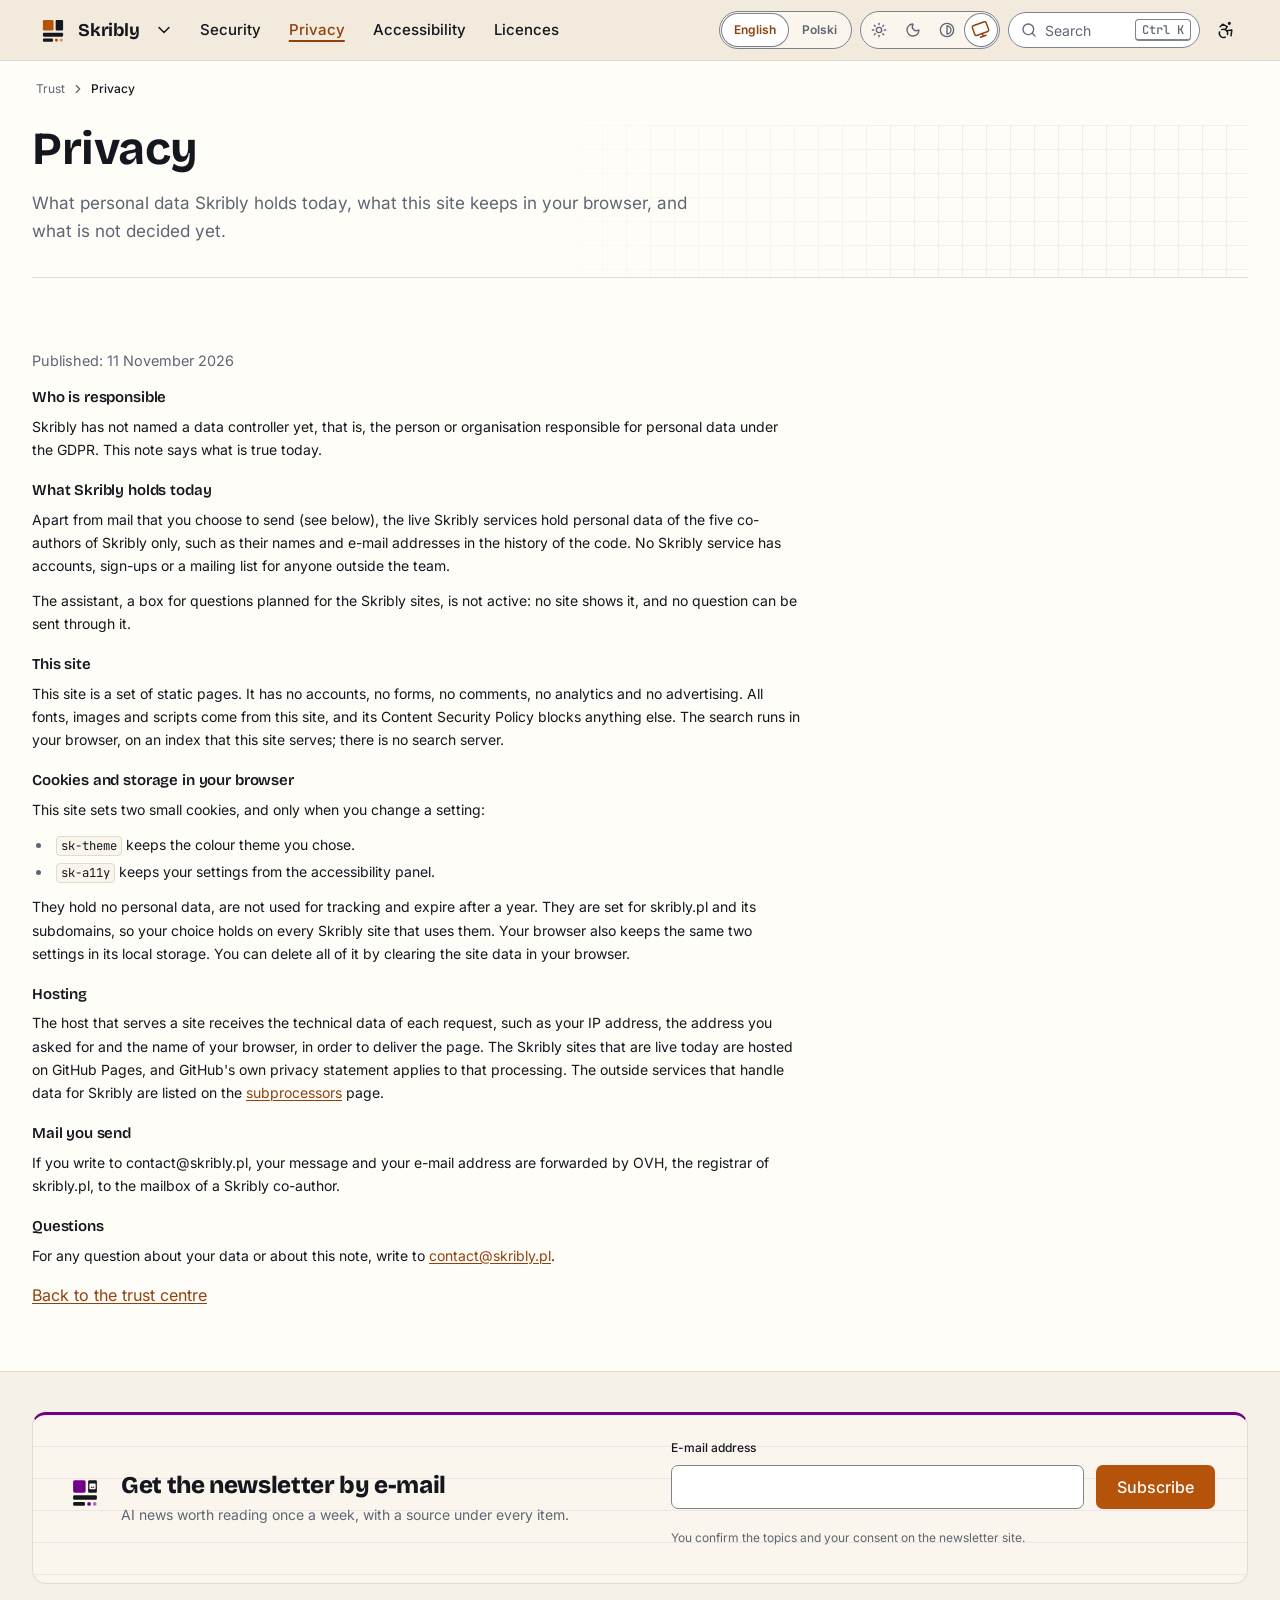
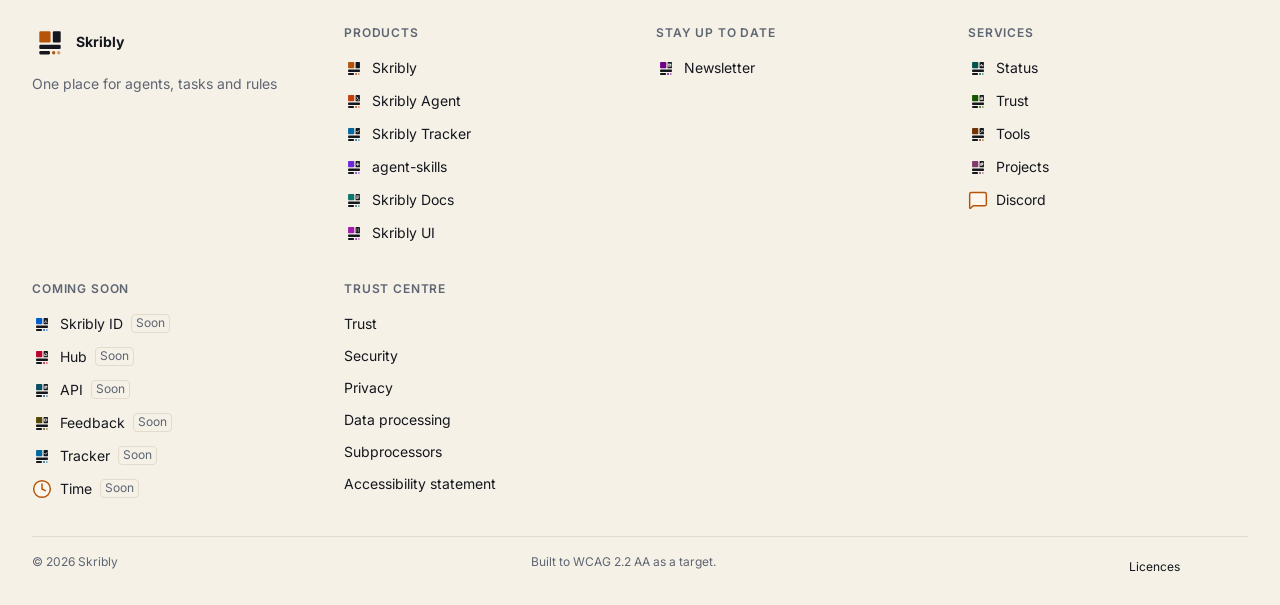
<file: privacy/index.html>
<!DOCTYPE html><html lang="en" dir="ltr"><head><meta charset="utf-8"><meta name="viewport" content="width=device-width, initial-scale=1"><title>Privacy | Skribly</title><meta name="description" content="What personal data Skribly holds today, what this site keeps in your browser, and what is not decided yet."><link rel="canonical" href="https://trust.skribly.pl/privacy/"><link rel="alternate" hreflang="en" href="https://trust.skribly.pl/privacy/"><link rel="alternate" hreflang="pl" href="https://trust.skribly.pl/pl/prywatnosc/"><link rel="alternate" hreflang="x-default" href="https://trust.skribly.pl/privacy/"><script src="/_astro/prepaint.iife.DfruCCWJ.js"></script><meta name="color-scheme" content="light dark"><meta name="theme-color" media="(prefers-color-scheme: light)" content="#fffdf8"><meta name="theme-color" media="(prefers-color-scheme: dark)" content="#111318"><meta name="referrer" content="strict-origin-when-cross-origin"><link rel="preload" href="/_astro/inter-latin-wght-normal.Dx4kXJAl.woff2" as="font" type="font/woff2" crossorigin><link rel="preload" href="/_astro/bricolage-grotesque-latin-wght-normal.DLoelf7F.woff2" as="font" type="font/woff2" crossorigin><link rel="icon" href="/favicon-32.png" sizes="32x32" type="image/png"><link rel="icon" href="/favicon.svg" type="image/svg+xml"><link rel="apple-touch-icon" href="/apple-touch-icon.png"><link rel="manifest" href="/manifest.webmanifest"><meta property="og:type" content="website"><meta property="og:site_name" content="Skribly"><meta property="og:locale" content="en_GB"><meta property="og:url" content="https://trust.skribly.pl/privacy/"><meta property="og:title" content="Privacy | Skribly"><meta property="og:description" content="What personal data Skribly holds today, what this site keeps in your browser, and what is not decided yet."><meta property="og:image" content="https://trust.skribly.pl/og/privacy/image.png"><meta property="og:image:width" content="1200"><meta property="og:image:height" content="630"><meta property="og:image:alt" content="Privacy | Skribly"><meta name="twitter:card" content="summary_large_image"><meta name="twitter:title" content="Privacy | Skribly"><meta name="twitter:description" content="What personal data Skribly holds today, what this site keeps in your browser, and what is not decided yet."><meta name="twitter:image" content="https://trust.skribly.pl/og/privacy/image.png"><script type="application/ld+json">{"@context":"https://schema.org","@graph":[{"@type":"Organization","@id":"https://skribly.pl/#organization","name":"Skribly","url":"https://skribly.pl/","logo":"https://skribly.pl/img/icons/icon-512.png","sameAs":["https://docs.skribly.pl/","https://ui.skribly.pl/"]},{"@type":"WebSite","@id":"https://trust.skribly.pl/#website","name":"Skribly","url":"https://trust.skribly.pl/","inLanguage":"en","description":"What personal data Skribly holds today, what this site keeps in your browser, and what is not decided yet.","publisher":{"@id":"https://skribly.pl/#organization"}},{"@type":"WebPage","@id":"https://trust.skribly.pl/privacy/#page","url":"https://trust.skribly.pl/privacy/","name":"Privacy | Skribly","description":"What personal data Skribly holds today, what this site keeps in your browser, and what is not decided yet.","inLanguage":"en","isPartOf":{"@id":"https://trust.skribly.pl/#website"},"publisher":{"@id":"https://skribly.pl/#organization"}},{"@type":"BreadcrumbList","itemListElement":[{"@type":"ListItem","position":1,"name":"Trust","item":"https://trust.skribly.pl/"},{"@type":"ListItem","position":2,"name":"Privacy","item":"https://trust.skribly.pl/privacy/"}]}]}</script><meta http-equiv="Content-Security-Policy" content="default-src 'none'; connect-src 'self'; script-src 'self' 'wasm-unsafe-eval'; style-src 'self'; img-src 'self' data:; font-src 'self'; manifest-src 'self'; media-src 'self'; base-uri 'none'; form-action https://newsletter.skribly.pl; upgrade-insecure-requests"><link rel="stylesheet" href="/_astro/Page.DNO8GTjF.css"></head><body class="sk-page"><a class="sk-skip-link" href="#content">Skip to content</a><header class="sk-site-header sk-product--skribly" data-sk-header><div class="sk-container sk-container--wide sk-site-header__bar"><div class="sk-site-header__brand"><a class="sk-site-header__home" href="/" aria-label="Skribly, home page"><svg class="sk-logo sk-logo--skribly" viewBox="0 0 64 64" width="2.125rem" height="2.125rem" focusable="false" aria-hidden="true"><rect x="13" y="13" width="20" height="20" rx="2.5" fill="var(--sk-accent)"/><rect x="37" y="13" width="14" height="20" rx="2" fill="currentColor"/><rect x="13" y="37" width="38" height="7.5" rx="2" fill="currentColor"/><rect x="13" y="48" width="19" height="6" rx="2" fill="currentColor"/><circle cx="38.5" cy="51" r="3" fill="var(--sk-accent)"/><circle cx="47.5" cy="51" r="3" fill="var(--sk-accent)" opacity="0.55"/></svg><span class="sk-site-header__name">Skribly</span></a><details class="sk-dropdown sk-ecosystem"><summary class="sk-icon-button sk-ecosystem__toggle" aria-label="Switch product" title="Switch product"><svg class="sk-icon sk-dropdown__chevron" viewBox="0 0 24 24" focusable="false" data-icon="chevron.down" aria-hidden="true"><path d="m6 9 6 6 6-6"></path></svg></summary><div class="sk-dropdown__panel"><p class="sk-ecosystem__title" id="sk-ecosystem-skribly">Skribly products</p><ul class="sk-ecosystem__list" aria-labelledby="sk-ecosystem-skribly"><li><a class="sk-ecosystem__item sk-product--skribly" href="https://skribly.pl/" aria-current="true"><svg class="sk-logo sk-logo--skribly" viewBox="0 0 64 64" width="2.25rem" height="2.25rem" focusable="false" aria-hidden="true"><rect x="13" y="13" width="20" height="20" rx="2.5" fill="var(--sk-accent)"/><rect x="37" y="13" width="14" height="20" rx="2" fill="currentColor"/><rect x="13" y="37" width="38" height="7.5" rx="2" fill="currentColor"/><rect x="13" y="48" width="19" height="6" rx="2" fill="currentColor"/><circle cx="38.5" cy="51" r="3" fill="var(--sk-accent)"/><circle cx="47.5" cy="51" r="3" fill="var(--sk-accent)" opacity="0.55"/></svg><span><strong>Skribly</strong><span>One place for agents, tasks and rules</span></span><span class="sk-ecosystem__here">You are here</span></a></li><li><a class="sk-ecosystem__item sk-product--agent" href="https://agent.skribly.pl/"><svg class="sk-logo sk-logo--agent" viewBox="0 0 64 64" width="2.25rem" height="2.25rem" focusable="false" aria-hidden="true"><rect x="13" y="13" width="20" height="20" rx="2.5" fill="var(--sk-tool-agent)"/><rect x="37" y="13" width="14" height="20" rx="2" fill="currentColor"/><path d="M40.6 19.4l3.6 3.6-3.6 3.6M45.6 28.4h2.6" fill="none" stroke="var(--sk-bg)" stroke-width="2.4" stroke-linecap="round" stroke-linejoin="round"/><rect x="13" y="37" width="38" height="7.5" rx="2" fill="currentColor"/><rect x="13" y="48" width="19" height="6" rx="2" fill="currentColor"/><circle cx="38.5" cy="51" r="3" fill="var(--sk-tool-agent)"/><circle cx="47.5" cy="51" r="3" fill="var(--sk-tool-agent)" opacity="0.55"/></svg><span><strong>Skribly Agent</strong><span>Where agents work</span></span></a></li><li><a class="sk-ecosystem__item sk-product--tracker" href="https://skribly.pl/apps/skribly-tracker/"><svg class="sk-logo sk-logo--tracker" viewBox="0 0 64 64" width="2.25rem" height="2.25rem" focusable="false" aria-hidden="true"><rect x="13" y="13" width="20" height="20" rx="2.5" fill="var(--sk-tool-tracker)"/><rect x="37" y="13" width="14" height="20" rx="2" fill="currentColor"/><path d="M40.4 23.6l2.8 2.8 4.8-5.4" fill="none" stroke="var(--sk-bg)" stroke-width="2.4" stroke-linecap="round" stroke-linejoin="round"/><rect x="13" y="37" width="38" height="7.5" rx="2" fill="currentColor"/><rect x="13" y="48" width="19" height="6" rx="2" fill="currentColor"/><circle cx="38.5" cy="51" r="3" fill="var(--sk-tool-tracker)"/><circle cx="47.5" cy="51" r="3" fill="var(--sk-tool-tracker)" opacity="0.55"/></svg><span><strong>Skribly Tracker</strong><span>Where tasks begin</span></span></a></li><li><a class="sk-ecosystem__item sk-product--skills" href="https://skribly.pl/apps/agent-skills/"><svg class="sk-logo sk-logo--skills" viewBox="0 0 64 64" width="2.25rem" height="2.25rem" focusable="false" aria-hidden="true"><rect x="13" y="13" width="20" height="20" rx="2.5" fill="var(--sk-tool-skills)"/><rect x="37" y="13" width="14" height="20" rx="2" fill="currentColor"/><path d="M44 18.6v8.8M39.6 23h8.8" fill="none" stroke="var(--sk-bg)" stroke-width="2.4" stroke-linecap="round" stroke-linejoin="round"/><rect x="13" y="37" width="38" height="7.5" rx="2" fill="currentColor"/><rect x="13" y="48" width="19" height="6" rx="2" fill="currentColor"/><circle cx="38.5" cy="51" r="3" fill="var(--sk-tool-skills)"/><circle cx="47.5" cy="51" r="3" fill="var(--sk-tool-skills)" opacity="0.55"/></svg><span><strong>agent-skills</strong><span>Where the rules live</span></span></a></li><li><a class="sk-ecosystem__item sk-product--docs" href="https://docs.skribly.pl/"><svg class="sk-logo sk-logo--docs" viewBox="0 0 64 64" width="2.25rem" height="2.25rem" focusable="false" aria-hidden="true"><rect x="13" y="13" width="20" height="20" rx="2.5" fill="var(--sk-tool-docs)"/><rect x="37" y="13" width="14" height="20" rx="2" fill="currentColor"/><path d="M40.4 19h7.2M40.4 23h7.2M40.4 27h4.4" fill="none" stroke="var(--sk-bg)" stroke-width="2.4" stroke-linecap="round" stroke-linejoin="round"/><rect x="13" y="37" width="38" height="7.5" rx="2" fill="currentColor"/><rect x="13" y="48" width="19" height="6" rx="2" fill="currentColor"/><circle cx="38.5" cy="51" r="3" fill="var(--sk-tool-docs)"/><circle cx="47.5" cy="51" r="3" fill="var(--sk-tool-docs)" opacity="0.55"/></svg><span><strong>Skribly Docs</strong><span>Guides and reference</span></span></a></li><li><a class="sk-ecosystem__item sk-product--ui" href="https://ui.skribly.pl/"><svg class="sk-logo sk-logo--ui" viewBox="0 0 64 64" width="2.25rem" height="2.25rem" focusable="false" aria-hidden="true"><rect x="13" y="13" width="20" height="20" rx="2.5" fill="var(--sk-tool-ui)"/><rect x="37" y="13" width="14" height="20" rx="2" fill="currentColor"/><path d="M41.2 19.6h.01M46.8 19.6h.01M41.2 25.4h.01M46.8 25.4h.01" fill="none" stroke="var(--sk-bg)" stroke-width="2.4" stroke-linecap="round" stroke-linejoin="round"/><rect x="13" y="37" width="38" height="7.5" rx="2" fill="currentColor"/><rect x="13" y="48" width="19" height="6" rx="2" fill="currentColor"/><circle cx="38.5" cy="51" r="3" fill="var(--sk-tool-ui)"/><circle cx="47.5" cy="51" r="3" fill="var(--sk-tool-ui)" opacity="0.55"/></svg><span><strong>Skribly UI</strong><span>Tokens and components</span></span></a></li></ul><p class="sk-ecosystem__title" id="sk-ecosystem-skribly-channels">Stay up to date</p><ul class="sk-ecosystem__list" aria-labelledby="sk-ecosystem-skribly-channels"><li><a class="sk-ecosystem__item sk-product--newsletter" href="https://newsletter.skribly.pl/"><svg class="sk-logo sk-logo--newsletter" viewBox="0 0 64 64" width="2.25rem" height="2.25rem" focusable="false" aria-hidden="true"><rect x="13" y="13" width="20" height="20" rx="2.5" fill="var(--sk-tool-newsletter)"/><rect x="37" y="13" width="14" height="20" rx="2" fill="currentColor"/><path d="M40.2 19.6h7.6v6.8h-7.6zM40.6 20.2l3.4 2.8 3.4-2.8" fill="none" stroke="var(--sk-bg)" stroke-width="2.4" stroke-linecap="round" stroke-linejoin="round"/><rect x="13" y="37" width="38" height="7.5" rx="2" fill="currentColor"/><rect x="13" y="48" width="19" height="6" rx="2" fill="currentColor"/><circle cx="38.5" cy="51" r="3" fill="var(--sk-tool-newsletter)"/><circle cx="47.5" cy="51" r="3" fill="var(--sk-tool-newsletter)" opacity="0.55"/></svg><span><strong>Skribly Newsletter</strong><span>AI news every week, each with its source</span></span></a></li></ul><p class="sk-ecosystem__title" id="sk-ecosystem-skribly-services">Services</p><ul class="sk-ecosystem__list" aria-labelledby="sk-ecosystem-skribly-services"><li><a class="sk-ecosystem__item sk-product--status" href="https://status.skribly.pl/"><svg class="sk-logo sk-logo--status" viewBox="0 0 64 64" width="2.25rem" height="2.25rem" focusable="false" aria-hidden="true"><rect x="13" y="13" width="20" height="20" rx="2.5" fill="var(--sk-tool-status)"/><rect x="37" y="13" width="14" height="20" rx="2" fill="currentColor"/><path d="M39.6 23.6h2.2l1.4-3.6 2.4 6.8 1.4-3.2h1.4" fill="none" stroke="var(--sk-bg)" stroke-width="2.4" stroke-linecap="round" stroke-linejoin="round"/><rect x="13" y="37" width="38" height="7.5" rx="2" fill="currentColor"/><rect x="13" y="48" width="19" height="6" rx="2" fill="currentColor"/><circle cx="38.5" cy="51" r="3" fill="var(--sk-tool-status)"/><circle cx="47.5" cy="51" r="3" fill="var(--sk-tool-status)" opacity="0.55"/></svg><span><strong>Skribly Status</strong><span>Is every service up</span></span></a></li><li><a class="sk-ecosystem__item sk-product--trust" href="https://trust.skribly.pl/"><svg class="sk-logo sk-logo--trust" viewBox="0 0 64 64" width="2.25rem" height="2.25rem" focusable="false" aria-hidden="true"><rect x="13" y="13" width="20" height="20" rx="2.5" fill="var(--sk-tool-trust)"/><rect x="37" y="13" width="14" height="20" rx="2" fill="currentColor"/><path d="M41.8 22.6v-3h4.4v3M40.8 24.2h6.4v2.8h-6.4z" fill="none" stroke="var(--sk-bg)" stroke-width="2.4" stroke-linecap="round" stroke-linejoin="round"/><rect x="13" y="37" width="38" height="7.5" rx="2" fill="currentColor"/><rect x="13" y="48" width="19" height="6" rx="2" fill="currentColor"/><circle cx="38.5" cy="51" r="3" fill="var(--sk-tool-trust)"/><circle cx="47.5" cy="51" r="3" fill="var(--sk-tool-trust)" opacity="0.55"/></svg><span><strong>Skribly Trust</strong><span>Security, privacy and accessibility</span></span></a></li><li><a class="sk-ecosystem__item sk-product--tools" href="https://tools.skribly.pl/"><svg class="sk-logo sk-logo--tools" viewBox="0 0 64 64" width="2.25rem" height="2.25rem" focusable="false" aria-hidden="true"><rect x="13" y="13" width="20" height="20" rx="2.5" fill="var(--sk-tool-tools)"/><rect x="37" y="13" width="14" height="20" rx="2" fill="currentColor"/><path d="M40.8 27.2L46 22M43.8 19.8l4.4 4.4" fill="none" stroke="var(--sk-bg)" stroke-width="2.4" stroke-linecap="round" stroke-linejoin="round"/><rect x="13" y="37" width="38" height="7.5" rx="2" fill="currentColor"/><rect x="13" y="48" width="19" height="6" rx="2" fill="currentColor"/><circle cx="38.5" cy="51" r="3" fill="var(--sk-tool-tools)"/><circle cx="47.5" cy="51" r="3" fill="var(--sk-tool-tools)" opacity="0.55"/></svg><span><strong>Skribly Tools</strong><span>Small tools in the browser</span></span></a></li><li><a class="sk-ecosystem__item sk-product--projects" href="https://projects.skribly.pl/"><svg class="sk-logo sk-logo--projects" viewBox="0 0 64 64" width="2.25rem" height="2.25rem" focusable="false" aria-hidden="true"><rect x="13" y="13" width="20" height="20" rx="2.5" fill="var(--sk-tool-projects)"/><rect x="37" y="13" width="14" height="20" rx="2" fill="currentColor"/><path d="M40.4 21.8h4.8v4.8h-4.8zM43 21.8v-2.6h4.8v4.8h-2.6" fill="none" stroke="var(--sk-bg)" stroke-width="2.4" stroke-linecap="round" stroke-linejoin="round"/><rect x="13" y="37" width="38" height="7.5" rx="2" fill="currentColor"/><rect x="13" y="48" width="19" height="6" rx="2" fill="currentColor"/><circle cx="38.5" cy="51" r="3" fill="var(--sk-tool-projects)"/><circle cx="47.5" cy="51" r="3" fill="var(--sk-tool-projects)" opacity="0.55"/></svg><span><strong>Skribly Projects</strong><span>Every part and how far it is</span></span></a></li><li><a class="sk-ecosystem__item sk-product--discord" href="https://dc.skribly.pl/"><svg class="sk-icon sk-icon--duo sk-ecosystem__icon" viewBox="0 0 24 24" focusable="false" data-icon="content.comment" aria-hidden="true"><g class="sk-icon__fill"><path d="M22 17a2 2 0 0 1-2 2H6.828a2 2 0 0 0-1.414.586l-2.202 2.202A.71.71 0 0 1 2 21.286V5a2 2 0 0 1 2-2h16a2 2 0 0 1 2 2z"></path></g><path d="M22 17a2 2 0 0 1-2 2H6.828a2 2 0 0 0-1.414.586l-2.202 2.202A.71.71 0 0 1 2 21.286V5a2 2 0 0 1 2-2h16a2 2 0 0 1 2 2z"></path></svg><span><strong>Discord</strong><span>Talk with the people who build Skribly</span></span></a></li></ul></div></details></div><div class="sk-site-header__quick"><button class="sk-search-button sk-site-header__wide" type="button" data-sk-search-open data-sk-needs-js aria-haspopup="dialog" aria-controls="sk-search" aria-keyshortcuts="Control+K /"><svg class="sk-icon" viewBox="0 0 24 24" focusable="false" data-icon="action.search" aria-hidden="true"><g class="sk-icon__fill"><circle cx="11" cy="11" r="8"></circle></g><path d="m21 21-4.34-4.34"></path><circle cx="11" cy="11" r="8"></circle></svg><span>Search</span><kbd class="sk-kbd" aria-hidden="true">Ctrl K</kbd></button><button class="sk-icon-button sk-site-header__narrow" type="button" data-sk-search-open data-sk-needs-js aria-label="Search" aria-haspopup="dialog" aria-controls="sk-search" aria-keyshortcuts="Control+K /"><svg class="sk-icon" viewBox="0 0 24 24" focusable="false" data-icon="action.search" aria-hidden="true"><g class="sk-icon__fill"><circle cx="11" cy="11" r="8"></circle></g><path d="m21 21-4.34-4.34"></path><circle cx="11" cy="11" r="8"></circle></svg></button><button class="sk-icon-button" type="button" data-sk-a11y-open data-sk-needs-js aria-controls="sk-a11y-panel" aria-expanded="false" aria-label="Accessibility" title="Open accessibility settings"><svg class="sk-icon" viewBox="0 0 24 24" focusable="false" data-icon="nav.accessibility" aria-hidden="true"><g class="sk-icon__fill"><circle cx="16" cy="4" r="1"></circle></g><circle cx="16" cy="4" r="1"></circle><path d="m18 19 1-7-6 1"></path><path d="m5 8 3-3 5.5 3-2.36 3.5"></path><path d="M4.24 14.5a5 5 0 0 0 6.88 6"></path><path d="M13.76 17.5a5 5 0 0 0-6.88-6"></path></svg></button><button class="sk-icon-button sk-site-header__menu-toggle" type="button" data-sk-menu-toggle data-sk-needs-js aria-expanded="false" aria-controls="sk-site-drawer-skribly" aria-label="Menu" data-open="Menu" data-close="Close menu"><span class="sk-burger" aria-hidden="true"><span></span><span></span><span></span></span></button></div><div class="sk-site-header__drawer" id="sk-site-drawer-skribly"><nav class="sk-site-nav" aria-label="Main navigation"><ul class="sk-site-nav__list"><li><a class="sk-site-nav__link" href="/security/">Security</a></li><li><a class="sk-site-nav__link" href="/privacy/" aria-current="page">Privacy</a></li><li><a class="sk-site-nav__link" href="/accessibility/">Accessibility</a></li><li><a class="sk-site-nav__link" href="/licenses/">Licences</a></li></ul></nav><div class="sk-site-header__tools"><nav class="sk-language-switch" aria-label="Language"><ul><li><span lang="en" aria-current="true">English</span></li><li><a href="/pl/prywatnosc/" lang="pl" hreflang="pl">Polski</a></li></ul></nav><fieldset class="sk-theme-switch" data-sk-theme-switch><legend class="sk-visually-hidden">Theme</legend><label title="Light"><input type="radio" name="sk-theme-3sodhd" value="light"><svg class="sk-icon" viewBox="0 0 24 24" focusable="false" data-icon="theme.light" aria-hidden="true"><g class="sk-icon__fill"><circle cx="12" cy="12" r="4"></circle></g><circle cx="12" cy="12" r="4"></circle><path d="M12 2v2"></path><path d="M12 20v2"></path><path d="m4.93 4.93 1.41 1.41"></path><path d="m17.66 17.66 1.41 1.41"></path><path d="M2 12h2"></path><path d="M20 12h2"></path><path d="m6.34 17.66-1.41 1.41"></path><path d="m19.07 4.93-1.41 1.41"></path></svg><span class="sk-visually-hidden">Light</span></label><label title="Dark"><input type="radio" name="sk-theme-3sodhd" value="dark"><svg class="sk-icon" viewBox="0 0 24 24" focusable="false" data-icon="theme.dark" aria-hidden="true"><g class="sk-icon__fill"><path d="M20.985 12.486a9 9 0 1 1-9.473-9.472c.405-.022.617.46.402.803a6 6 0 0 0 8.268 8.268c.344-.215.825-.004.803.401"></path></g><path d="M20.985 12.486a9 9 0 1 1-9.473-9.472c.405-.022.617.46.402.803a6 6 0 0 0 8.268 8.268c.344-.215.825-.004.803.401"></path></svg><span class="sk-visually-hidden">Dark</span></label><label title="High contrast"><input type="radio" name="sk-theme-3sodhd" value="contrast"><svg class="sk-icon" viewBox="0 0 24 24" focusable="false" data-icon="theme.contrast" aria-hidden="true"><g class="sk-icon__fill"><circle cx="12" cy="12" r="10"></circle><path d="M12 18a6 6 0 0 0 0-12v12z"></path></g><circle cx="12" cy="12" r="10"></circle><path d="M12 18a6 6 0 0 0 0-12v12z"></path></svg><span class="sk-visually-hidden">High contrast</span></label><label title="System"><input type="radio" name="sk-theme-3sodhd" value="system" checked><svg class="sk-icon" viewBox="0 0 24 24" focusable="false" data-icon="theme.system" aria-hidden="true"><g class="sk-icon__fill"><rect rx="2" x="2" y="3" width="20" height="14"></rect></g><rect rx="2" x="2" y="3" width="20" height="14"></rect><line x1="8" y1="21" x2="16" y2="21"></line><line x1="12" y1="17" x2="12" y2="21"></line></svg><span class="sk-visually-hidden">System</span></label></fieldset><script type="module" src="/_astro/ThemeSwitch.astro_astro_type_script_index_0_lang.CFWxGLRv.js"></script></div></div></div></header><script type="module" src="/_astro/SiteHeader.astro_astro_type_script_index_0_lang.C7ESqmu-.js"></script><main class="sk-page__main sk-page__main--wide" id="content" tabindex="-1" data-pagefind-body><nav class="sk-breadcrumbs" aria-label="Breadcrumb" data-pagefind-ignore><ol><li><a href="/">Trust</a></li><li><span aria-current="page">Privacy</span></li></ol></nav><div class="site-main" data-pagefind-body><div class="hero-wrap"><header class="sk-hero sk-hero--page sk-pattern sk-pattern--grid sk-product--trust" data-sk-hero="page"><div class="sk-hero__body"><h1 class="sk-hero__title">Privacy</h1><p class="sk-hero__lead">What personal data Skribly holds today, what this site keeps in your browser, and what is not decided yet.</p></div></header></div><article class="page-measure page-section"><header class="entry-head"><p class="entry-dates">Published: <time datetime="2026-11-11T00:00:00.000Z">11 November 2026</time></p></header><div class="sk-prose entry-body"><h2>Who is responsible</h2>
<p>Skribly has not named a data controller yet, that is, the person or organisation responsible for personal data under the GDPR. This note says what is true today.</p>
<h2>What Skribly holds today</h2>
<p>Apart from mail that you choose to send (see below), the live Skribly services hold personal data of the five co-authors of Skribly only, such as their names and e-mail addresses in the history of the code. No Skribly service has accounts, sign-ups or a mailing list for anyone outside the team.</p>
<p>The assistant, a box for questions planned for the Skribly sites, is not active: no site shows it, and no question can be sent through it.</p>
<h2>This site</h2>
<p>This site is a set of static pages. It has no accounts, no forms, no comments, no analytics and no advertising. All fonts, images and scripts come from this site, and its Content Security Policy blocks anything else. The search runs in your browser, on an index that this site serves; there is no search server.</p>
<h2>Cookies and storage in your browser</h2>
<p>This site sets two small cookies, and only when you change a setting:</p>
<ul>
<li><code>sk-theme</code> keeps the colour theme you chose.</li>
<li><code>sk-a11y</code> keeps your settings from the accessibility panel.</li>
</ul>
<p>They hold no personal data, are not used for tracking and expire after a year. They are set for skribly.pl and its subdomains, so your choice holds on every Skribly site that uses them. Your browser also keeps the same two settings in its local storage. You can delete all of it by clearing the site data in your browser.</p>
<h2>Hosting</h2>
<p>The host that serves a site receives the technical data of each request, such as your IP address, the address you asked for and the name of your browser, in order to deliver the page. The Skribly sites that are live today are hosted on GitHub Pages, and GitHub&#39;s own privacy statement applies to that processing. The outside services that handle data for Skribly are listed on the <a href="/subprocessors/">subprocessors</a> page.</p>
<h2>Mail you send</h2>
<p>If you write to contact@skribly.pl, your message and your e-mail address are forwarded by OVH, the registrar of skribly.pl, to the mailbox of a Skribly co-author.</p>
<h2>Questions</h2>
<p>For any question about your data or about this note, write to <a href="mailto:contact@skribly.pl">contact@skribly.pl</a>.</p></div><p><a class="sk-link" href="/">Back to the trust centre</a></p></article></div></main><footer class="sk-site-footer sk-product--skribly"><div class="sk-container sk-container--wide"><section aria-labelledby="sk-footer-newsletter-title" class="sk-band sk-band--sunken sk-pattern sk-pattern--ruled sk-product--newsletter sk-newsletter-signup sk-newsletter-signup--footer"><div class="sk-newsletter-signup__text"><svg class="sk-logo sk-logo--newsletter" viewBox="0 0 64 64" width="2.5rem" height="2.5rem" focusable="false" aria-hidden="true"><rect x="13" y="13" width="20" height="20" rx="2.5" fill="var(--sk-tool-newsletter)"/><rect x="37" y="13" width="14" height="20" rx="2" fill="currentColor"/><path d="M40.2 19.6h7.6v6.8h-7.6zM40.6 20.2l3.4 2.8 3.4-2.8" fill="none" stroke="var(--sk-bg)" stroke-width="2.4" stroke-linecap="round" stroke-linejoin="round"/><rect x="13" y="37" width="38" height="7.5" rx="2" fill="currentColor"/><rect x="13" y="48" width="19" height="6" rx="2" fill="currentColor"/><circle cx="38.5" cy="51" r="3" fill="var(--sk-tool-newsletter)"/><circle cx="47.5" cy="51" r="3" fill="var(--sk-tool-newsletter)" opacity="0.55"/></svg><h2 class="sk-newsletter-signup__title" id="sk-footer-newsletter-title">Get the newsletter by e-mail</h2><p class="sk-newsletter-signup__lead">AI news worth reading once a week, with a source under every item.</p></div><form class="sk-newsletter-signup__form" method="get" action="https://newsletter.skribly.pl/#signup" aria-labelledby="sk-footer-newsletter-title"><label class="sk-label" for="sk-footer-newsletter-email">E-mail address</label><div class="sk-newsletter-signup__row"><input class="sk-input sk-newsletter-signup__input" type="email" id="sk-footer-newsletter-email" name="email" autocomplete="email" inputmode="email" spellcheck="false" maxlength="254" required aria-describedby="sk-footer-newsletter-hint"><button class="sk-button" type="submit">Subscribe</button></div><p class="sk-hint" id="sk-footer-newsletter-hint">You confirm the topics and your consent on the newsletter site.</p></form></section><div class="sk-site-footer__grid"><div class="sk-site-footer__brand"><a href="https://skribly.pl/" aria-label="Skribly, home page"><svg class="sk-logo sk-logo--skribly" viewBox="0 0 64 64" width="2.25rem" height="2.25rem" focusable="false" aria-hidden="true"><rect x="13" y="13" width="20" height="20" rx="2.5" fill="var(--sk-accent)"/><rect x="37" y="13" width="14" height="20" rx="2" fill="currentColor"/><rect x="13" y="37" width="38" height="7.5" rx="2" fill="currentColor"/><rect x="13" y="48" width="19" height="6" rx="2" fill="currentColor"/><circle cx="38.5" cy="51" r="3" fill="var(--sk-accent)"/><circle cx="47.5" cy="51" r="3" fill="var(--sk-accent)" opacity="0.55"/></svg><strong>Skribly</strong></a><p>One place for agents, tasks and rules</p></div><nav aria-labelledby="sk-footer-products-skribly"><h2 id="sk-footer-products-skribly">Products</h2><ul><li><a href="https://skribly.pl/" aria-current="true"><svg class="sk-logo sk-logo--skribly" viewBox="0 0 64 64" width="1.25rem" height="1.25rem" focusable="false" aria-hidden="true"><rect x="13" y="13" width="20" height="20" rx="2.5" fill="var(--sk-accent)"/><rect x="37" y="13" width="14" height="20" rx="2" fill="currentColor"/><rect x="13" y="37" width="38" height="7.5" rx="2" fill="currentColor"/><rect x="13" y="48" width="19" height="6" rx="2" fill="currentColor"/><circle cx="38.5" cy="51" r="3" fill="var(--sk-accent)"/><circle cx="47.5" cy="51" r="3" fill="var(--sk-accent)" opacity="0.55"/></svg>Skribly</a></li><li><a href="https://agent.skribly.pl/"><svg class="sk-logo sk-logo--agent" viewBox="0 0 64 64" width="1.25rem" height="1.25rem" focusable="false" aria-hidden="true"><rect x="13" y="13" width="20" height="20" rx="2.5" fill="var(--sk-tool-agent)"/><rect x="37" y="13" width="14" height="20" rx="2" fill="currentColor"/><path d="M40.6 19.4l3.6 3.6-3.6 3.6M45.6 28.4h2.6" fill="none" stroke="var(--sk-bg)" stroke-width="2.4" stroke-linecap="round" stroke-linejoin="round"/><rect x="13" y="37" width="38" height="7.5" rx="2" fill="currentColor"/><rect x="13" y="48" width="19" height="6" rx="2" fill="currentColor"/><circle cx="38.5" cy="51" r="3" fill="var(--sk-tool-agent)"/><circle cx="47.5" cy="51" r="3" fill="var(--sk-tool-agent)" opacity="0.55"/></svg>Skribly Agent</a></li><li><a href="https://skribly.pl/apps/skribly-tracker/"><svg class="sk-logo sk-logo--tracker" viewBox="0 0 64 64" width="1.25rem" height="1.25rem" focusable="false" aria-hidden="true"><rect x="13" y="13" width="20" height="20" rx="2.5" fill="var(--sk-tool-tracker)"/><rect x="37" y="13" width="14" height="20" rx="2" fill="currentColor"/><path d="M40.4 23.6l2.8 2.8 4.8-5.4" fill="none" stroke="var(--sk-bg)" stroke-width="2.4" stroke-linecap="round" stroke-linejoin="round"/><rect x="13" y="37" width="38" height="7.5" rx="2" fill="currentColor"/><rect x="13" y="48" width="19" height="6" rx="2" fill="currentColor"/><circle cx="38.5" cy="51" r="3" fill="var(--sk-tool-tracker)"/><circle cx="47.5" cy="51" r="3" fill="var(--sk-tool-tracker)" opacity="0.55"/></svg>Skribly Tracker</a></li><li><a href="https://skribly.pl/apps/agent-skills/"><svg class="sk-logo sk-logo--skills" viewBox="0 0 64 64" width="1.25rem" height="1.25rem" focusable="false" aria-hidden="true"><rect x="13" y="13" width="20" height="20" rx="2.5" fill="var(--sk-tool-skills)"/><rect x="37" y="13" width="14" height="20" rx="2" fill="currentColor"/><path d="M44 18.6v8.8M39.6 23h8.8" fill="none" stroke="var(--sk-bg)" stroke-width="2.4" stroke-linecap="round" stroke-linejoin="round"/><rect x="13" y="37" width="38" height="7.5" rx="2" fill="currentColor"/><rect x="13" y="48" width="19" height="6" rx="2" fill="currentColor"/><circle cx="38.5" cy="51" r="3" fill="var(--sk-tool-skills)"/><circle cx="47.5" cy="51" r="3" fill="var(--sk-tool-skills)" opacity="0.55"/></svg>agent-skills</a></li><li><a href="https://docs.skribly.pl/"><svg class="sk-logo sk-logo--docs" viewBox="0 0 64 64" width="1.25rem" height="1.25rem" focusable="false" aria-hidden="true"><rect x="13" y="13" width="20" height="20" rx="2.5" fill="var(--sk-tool-docs)"/><rect x="37" y="13" width="14" height="20" rx="2" fill="currentColor"/><path d="M40.4 19h7.2M40.4 23h7.2M40.4 27h4.4" fill="none" stroke="var(--sk-bg)" stroke-width="2.4" stroke-linecap="round" stroke-linejoin="round"/><rect x="13" y="37" width="38" height="7.5" rx="2" fill="currentColor"/><rect x="13" y="48" width="19" height="6" rx="2" fill="currentColor"/><circle cx="38.5" cy="51" r="3" fill="var(--sk-tool-docs)"/><circle cx="47.5" cy="51" r="3" fill="var(--sk-tool-docs)" opacity="0.55"/></svg>Skribly Docs</a></li><li><a href="https://ui.skribly.pl/"><svg class="sk-logo sk-logo--ui" viewBox="0 0 64 64" width="1.25rem" height="1.25rem" focusable="false" aria-hidden="true"><rect x="13" y="13" width="20" height="20" rx="2.5" fill="var(--sk-tool-ui)"/><rect x="37" y="13" width="14" height="20" rx="2" fill="currentColor"/><path d="M41.2 19.6h.01M46.8 19.6h.01M41.2 25.4h.01M46.8 25.4h.01" fill="none" stroke="var(--sk-bg)" stroke-width="2.4" stroke-linecap="round" stroke-linejoin="round"/><rect x="13" y="37" width="38" height="7.5" rx="2" fill="currentColor"/><rect x="13" y="48" width="19" height="6" rx="2" fill="currentColor"/><circle cx="38.5" cy="51" r="3" fill="var(--sk-tool-ui)"/><circle cx="47.5" cy="51" r="3" fill="var(--sk-tool-ui)" opacity="0.55"/></svg>Skribly UI</a></li></ul></nav><nav aria-labelledby="sk-footer-channels-skribly"><h2 id="sk-footer-channels-skribly">Stay up to date</h2><ul><li><a href="https://newsletter.skribly.pl/"><svg class="sk-logo sk-logo--newsletter" viewBox="0 0 64 64" width="1.25rem" height="1.25rem" focusable="false" aria-hidden="true"><rect x="13" y="13" width="20" height="20" rx="2.5" fill="var(--sk-tool-newsletter)"/><rect x="37" y="13" width="14" height="20" rx="2" fill="currentColor"/><path d="M40.2 19.6h7.6v6.8h-7.6zM40.6 20.2l3.4 2.8 3.4-2.8" fill="none" stroke="var(--sk-bg)" stroke-width="2.4" stroke-linecap="round" stroke-linejoin="round"/><rect x="13" y="37" width="38" height="7.5" rx="2" fill="currentColor"/><rect x="13" y="48" width="19" height="6" rx="2" fill="currentColor"/><circle cx="38.5" cy="51" r="3" fill="var(--sk-tool-newsletter)"/><circle cx="47.5" cy="51" r="3" fill="var(--sk-tool-newsletter)" opacity="0.55"/></svg>Newsletter</a></li></ul></nav><nav aria-labelledby="sk-footer-services-skribly"><h2 id="sk-footer-services-skribly">Services</h2><ul><li><a href="https://status.skribly.pl/"><svg class="sk-logo sk-logo--status" viewBox="0 0 64 64" width="1.25rem" height="1.25rem" focusable="false" aria-hidden="true"><rect x="13" y="13" width="20" height="20" rx="2.5" fill="var(--sk-tool-status)"/><rect x="37" y="13" width="14" height="20" rx="2" fill="currentColor"/><path d="M39.6 23.6h2.2l1.4-3.6 2.4 6.8 1.4-3.2h1.4" fill="none" stroke="var(--sk-bg)" stroke-width="2.4" stroke-linecap="round" stroke-linejoin="round"/><rect x="13" y="37" width="38" height="7.5" rx="2" fill="currentColor"/><rect x="13" y="48" width="19" height="6" rx="2" fill="currentColor"/><circle cx="38.5" cy="51" r="3" fill="var(--sk-tool-status)"/><circle cx="47.5" cy="51" r="3" fill="var(--sk-tool-status)" opacity="0.55"/></svg>Status</a></li><li><a href="https://trust.skribly.pl/"><svg class="sk-logo sk-logo--trust" viewBox="0 0 64 64" width="1.25rem" height="1.25rem" focusable="false" aria-hidden="true"><rect x="13" y="13" width="20" height="20" rx="2.5" fill="var(--sk-tool-trust)"/><rect x="37" y="13" width="14" height="20" rx="2" fill="currentColor"/><path d="M41.8 22.6v-3h4.4v3M40.8 24.2h6.4v2.8h-6.4z" fill="none" stroke="var(--sk-bg)" stroke-width="2.4" stroke-linecap="round" stroke-linejoin="round"/><rect x="13" y="37" width="38" height="7.5" rx="2" fill="currentColor"/><rect x="13" y="48" width="19" height="6" rx="2" fill="currentColor"/><circle cx="38.5" cy="51" r="3" fill="var(--sk-tool-trust)"/><circle cx="47.5" cy="51" r="3" fill="var(--sk-tool-trust)" opacity="0.55"/></svg>Trust</a></li><li><a href="https://tools.skribly.pl/"><svg class="sk-logo sk-logo--tools" viewBox="0 0 64 64" width="1.25rem" height="1.25rem" focusable="false" aria-hidden="true"><rect x="13" y="13" width="20" height="20" rx="2.5" fill="var(--sk-tool-tools)"/><rect x="37" y="13" width="14" height="20" rx="2" fill="currentColor"/><path d="M40.8 27.2L46 22M43.8 19.8l4.4 4.4" fill="none" stroke="var(--sk-bg)" stroke-width="2.4" stroke-linecap="round" stroke-linejoin="round"/><rect x="13" y="37" width="38" height="7.5" rx="2" fill="currentColor"/><rect x="13" y="48" width="19" height="6" rx="2" fill="currentColor"/><circle cx="38.5" cy="51" r="3" fill="var(--sk-tool-tools)"/><circle cx="47.5" cy="51" r="3" fill="var(--sk-tool-tools)" opacity="0.55"/></svg>Tools</a></li><li><a href="https://projects.skribly.pl/"><svg class="sk-logo sk-logo--projects" viewBox="0 0 64 64" width="1.25rem" height="1.25rem" focusable="false" aria-hidden="true"><rect x="13" y="13" width="20" height="20" rx="2.5" fill="var(--sk-tool-projects)"/><rect x="37" y="13" width="14" height="20" rx="2" fill="currentColor"/><path d="M40.4 21.8h4.8v4.8h-4.8zM43 21.8v-2.6h4.8v4.8h-2.6" fill="none" stroke="var(--sk-bg)" stroke-width="2.4" stroke-linecap="round" stroke-linejoin="round"/><rect x="13" y="37" width="38" height="7.5" rx="2" fill="currentColor"/><rect x="13" y="48" width="19" height="6" rx="2" fill="currentColor"/><circle cx="38.5" cy="51" r="3" fill="var(--sk-tool-projects)"/><circle cx="47.5" cy="51" r="3" fill="var(--sk-tool-projects)" opacity="0.55"/></svg>Projects</a></li><li><a href="https://dc.skribly.pl/"><svg class="sk-icon sk-icon--duo sk-site-footer__icon" viewBox="0 0 24 24" focusable="false" data-icon="content.comment" aria-hidden="true"><g class="sk-icon__fill"><path d="M22 17a2 2 0 0 1-2 2H6.828a2 2 0 0 0-1.414.586l-2.202 2.202A.71.71 0 0 1 2 21.286V5a2 2 0 0 1 2-2h16a2 2 0 0 1 2 2z"></path></g><path d="M22 17a2 2 0 0 1-2 2H6.828a2 2 0 0 0-1.414.586l-2.202 2.202A.71.71 0 0 1 2 21.286V5a2 2 0 0 1 2-2h16a2 2 0 0 1 2 2z"></path></svg>Discord</a></li></ul></nav><nav aria-labelledby="sk-footer-soon-skribly"><h2 id="sk-footer-soon-skribly">Coming soon</h2><ul><li><a href="https://id.skribly.pl/"><svg class="sk-logo sk-logo--id" viewBox="0 0 64 64" width="1.25rem" height="1.25rem" focusable="false" aria-hidden="true"><rect x="13" y="13" width="20" height="20" rx="2.5" fill="var(--sk-tool-id)"/><rect x="37" y="13" width="14" height="20" rx="2" fill="currentColor"/><path d="M44 20.2h.01M40.8 27.2l1.4-2.6h3.6l1.4 2.6" fill="none" stroke="var(--sk-bg)" stroke-width="2.4" stroke-linecap="round" stroke-linejoin="round"/><rect x="13" y="37" width="38" height="7.5" rx="2" fill="currentColor"/><rect x="13" y="48" width="19" height="6" rx="2" fill="currentColor"/><circle cx="38.5" cy="51" r="3" fill="var(--sk-tool-id)"/><circle cx="47.5" cy="51" r="3" fill="var(--sk-tool-id)" opacity="0.55"/></svg>Skribly ID <span class="sk-site-footer__soon">Soon</span></a></li><li><a href="https://hub.skribly.pl/"><svg class="sk-logo sk-logo--hub" viewBox="0 0 64 64" width="1.25rem" height="1.25rem" focusable="false" aria-hidden="true"><rect x="13" y="13" width="20" height="20" rx="2.5" fill="var(--sk-tool-hub)"/><rect x="37" y="13" width="14" height="20" rx="2" fill="currentColor"/><path d="M40.4 22.6l3.6-3.6 3.6 3.6v4.8h-7.2z" fill="none" stroke="var(--sk-bg)" stroke-width="2.4" stroke-linecap="round" stroke-linejoin="round"/><rect x="13" y="37" width="38" height="7.5" rx="2" fill="currentColor"/><rect x="13" y="48" width="19" height="6" rx="2" fill="currentColor"/><circle cx="38.5" cy="51" r="3" fill="var(--sk-tool-hub)"/><circle cx="47.5" cy="51" r="3" fill="var(--sk-tool-hub)" opacity="0.55"/></svg>Hub <span class="sk-site-footer__soon">Soon</span></a></li><li><a href="https://api.skribly.pl/"><svg class="sk-logo sk-logo--api" viewBox="0 0 64 64" width="1.25rem" height="1.25rem" focusable="false" aria-hidden="true"><rect x="13" y="13" width="20" height="20" rx="2.5" fill="var(--sk-tool-api)"/><rect x="37" y="13" width="14" height="20" rx="2" fill="currentColor"/><path d="M40.4 20.6h7.2M45.6 18.6l2 2-2 2M47.6 25.4h-7.2M42.4 23.4l-2 2 2 2" fill="none" stroke="var(--sk-bg)" stroke-width="2.4" stroke-linecap="round" stroke-linejoin="round"/><rect x="13" y="37" width="38" height="7.5" rx="2" fill="currentColor"/><rect x="13" y="48" width="19" height="6" rx="2" fill="currentColor"/><circle cx="38.5" cy="51" r="3" fill="var(--sk-tool-api)"/><circle cx="47.5" cy="51" r="3" fill="var(--sk-tool-api)" opacity="0.55"/></svg>API <span class="sk-site-footer__soon">Soon</span></a></li><li><a href="https://feedback.skribly.pl/"><svg class="sk-logo sk-logo--feedback" viewBox="0 0 64 64" width="1.25rem" height="1.25rem" focusable="false" aria-hidden="true"><rect x="13" y="13" width="20" height="20" rx="2.5" fill="var(--sk-tool-feedback)"/><rect x="37" y="13" width="14" height="20" rx="2" fill="currentColor"/><path d="M40.4 19.2h7.2v5.6h-3.2l-2.6 2.6v-2.6h-1.4z" fill="none" stroke="var(--sk-bg)" stroke-width="2.4" stroke-linecap="round" stroke-linejoin="round"/><rect x="13" y="37" width="38" height="7.5" rx="2" fill="currentColor"/><rect x="13" y="48" width="19" height="6" rx="2" fill="currentColor"/><circle cx="38.5" cy="51" r="3" fill="var(--sk-tool-feedback)"/><circle cx="47.5" cy="51" r="3" fill="var(--sk-tool-feedback)" opacity="0.55"/></svg>Feedback <span class="sk-site-footer__soon">Soon</span></a></li><li><a href="https://tracker.skribly.pl/"><svg class="sk-logo sk-logo--tracker" viewBox="0 0 64 64" width="1.25rem" height="1.25rem" focusable="false" aria-hidden="true"><rect x="13" y="13" width="20" height="20" rx="2.5" fill="var(--sk-tool-tracker)"/><rect x="37" y="13" width="14" height="20" rx="2" fill="currentColor"/><path d="M40.4 23.6l2.8 2.8 4.8-5.4" fill="none" stroke="var(--sk-bg)" stroke-width="2.4" stroke-linecap="round" stroke-linejoin="round"/><rect x="13" y="37" width="38" height="7.5" rx="2" fill="currentColor"/><rect x="13" y="48" width="19" height="6" rx="2" fill="currentColor"/><circle cx="38.5" cy="51" r="3" fill="var(--sk-tool-tracker)"/><circle cx="47.5" cy="51" r="3" fill="var(--sk-tool-tracker)" opacity="0.55"/></svg>Tracker <span class="sk-site-footer__soon">Soon</span></a></li><li><a href="https://time.skribly.pl/"><svg class="sk-icon sk-icon--duo sk-site-footer__icon" viewBox="0 0 24 24" focusable="false" data-icon="time.clock" aria-hidden="true"><g class="sk-icon__fill"><circle cx="12" cy="12" r="10"></circle></g><circle cx="12" cy="12" r="10"></circle><path d="M12 6v6l4 2"></path></svg>Time <span class="sk-site-footer__soon">Soon</span></a></li></ul></nav><nav aria-labelledby="sk-footer-skribly-0"><h2 id="sk-footer-skribly-0">Trust centre</h2><ul><li><a href="/">Trust</a></li><li><a href="/security/">Security</a></li><li><a href="/privacy/">Privacy</a></li><li><a href="/data-processing/">Data processing</a></li><li><a href="/subprocessors/">Subprocessors</a></li><li><a href="/accessibility/">Accessibility statement</a></li></ul></nav></div><div class="sk-site-footer__bottom"><p>© 2026 Skribly</p><p>Built to WCAG 2.2 AA as a target.</p><p><a href="/licenses/">Licences</a></p></div></div></footer><section class="sk-a11y" id="sk-a11y-panel" aria-labelledby="sk-a11y-title" hidden data-sk-a11y-panel><div class="sk-a11y__head"><h2 class="sk-a11y__title" id="sk-a11y-title" tabindex="-1" data-sk-a11y-title>Accessibility</h2><button class="sk-icon-button" type="button" data-sk-a11y-close aria-label="Close accessibility settings"><svg class="sk-icon" viewBox="0 0 24 24" focusable="false" data-icon="action.close" aria-hidden="true"><path d="M18 6 6 18"></path><path d="m6 6 12 12"></path></svg></button></div><p class="sk-a11y__note">These settings stay on this device and apply on every Skribly site.</p><p class="sk-a11y__label" id="sk-a11y-size-label">Text size</p><div class="sk-a11y__size" role="group" aria-labelledby="sk-a11y-size-label"><button class="sk-a11y__step" type="button" data-sk-a11y-step="-1" aria-label="Smaller text">A−</button><output class="sk-a11y__value" data-sk-a11y-size aria-live="polite">100%</output><button class="sk-a11y__step" type="button" data-sk-a11y-step="1" aria-label="Larger text">A+</button></div><p class="sk-a11y__label" id="sk-a11y-display">Display</p><div class="sk-a11y__grid" role="group" aria-labelledby="sk-a11y-display"><button class="sk-a11y__option" type="button" data-sk-a11y-option="grayscale" aria-pressed="false">Grayscale</button><button class="sk-a11y__option" type="button" data-sk-a11y-option="contrast" aria-pressed="false">High contrast</button><button class="sk-a11y__option" type="button" data-sk-a11y-option="invert" aria-pressed="false">Inverted colours</button><button class="sk-a11y__option" type="button" data-sk-a11y-option="light" aria-pressed="false">Light background</button></div><p class="sk-a11y__label" id="sk-a11y-reading">Reading</p><div class="sk-a11y__grid" role="group" aria-labelledby="sk-a11y-reading"><button class="sk-a11y__option" type="button" data-sk-a11y-option="links" aria-pressed="false">Underline links</button><button class="sk-a11y__option" type="button" data-sk-a11y-option="font" aria-pressed="false">Readable font</button><button class="sk-a11y__option" type="button" data-sk-a11y-option="motion" aria-pressed="false">Stop animations</button><button class="sk-a11y__option" type="button" data-sk-a11y-option="focus" aria-pressed="false">Strong focus</button></div><button class="sk-a11y__reset" type="button" data-sk-a11y-reset>Reset all settings</button></section><script type="module" src="/_astro/AccessibilityPanel.astro_astro_type_script_index_0_lang.DPpuBYC_.js"></script><button class="sk-icon-button sk-back-to-top" type="button" data-sk-back-to-top data-sk-needs-js aria-label="Back to top" title="Back to top"><svg class="sk-icon" viewBox="0 0 24 24" focusable="false" data-icon="arrow.up" aria-hidden="true"><path d="m5 12 7-7 7 7"></path><path d="M12 19V5"></path></svg></button><script type="module" src="/_astro/BackToTop.astro_astro_type_script_index_0_lang.RMRvh-Dh.js"></script><script type="module" src="/_astro/SwipeRows.astro_astro_type_script_index_0_lang.BkJYorMU.js"></script><script type="module" src="/_astro/TableScroll.astro_astro_type_script_index_0_lang.Cq6gMylq.js"></script><script type="module" src="/_astro/Lightbox.astro_astro_type_script_index_0_lang.BR4-BFJL.js"></script><dialog class="sk-search" id="sk-search" aria-labelledby="sk-search-title" data-sk-search data-pagefind="/pagefind/pagefind.js" data-search-loading="Searching…" data-search-empty="Nothing found. Try another word." data-search-offline="Search works on the published site, after the build has made its index." data-search-one="result" data-search-few="results" data-search-many="results"><h2 class="sk-visually-hidden" id="sk-search-title">Search this site</h2><div class="sk-search__head"><svg class="sk-icon" viewBox="0 0 24 24" focusable="false" data-icon="action.search" aria-hidden="true"><g class="sk-icon__fill"><circle cx="11" cy="11" r="8"></circle></g><path d="m21 21-4.34-4.34"></path><circle cx="11" cy="11" r="8"></circle></svg><input class="sk-search__input" type="search" data-sk-search-input aria-label="Search this site" aria-describedby="sk-search-hint" placeholder="Search pages and sections" autocomplete="off" spellcheck="false" enterkeyhint="search"><button class="sk-icon-button" type="button" data-sk-search-close aria-label="Close"><svg class="sk-icon" viewBox="0 0 24 24" focusable="false" data-icon="action.close" aria-hidden="true"><path d="M18 6 6 18"></path><path d="m6 6 12 12"></path></svg></button></div><div class="sk-search__body"><p class="sk-search__status" role="status" data-sk-search-status></p><ul class="sk-search__list" aria-label="Search results" data-sk-search-results></ul></div><p class="sk-search__foot" id="sk-search-hint">Arrows move through the results, Enter opens one, Esc closes. <kbd class="sk-kbd">Ctrl K</kbd> <kbd class="sk-kbd">/</kbd></p></dialog><script type="module" src="/_astro/SearchDialog.astro_astro_type_script_index_0_lang.DG58a4iB.js"></script></body></html>
</file>
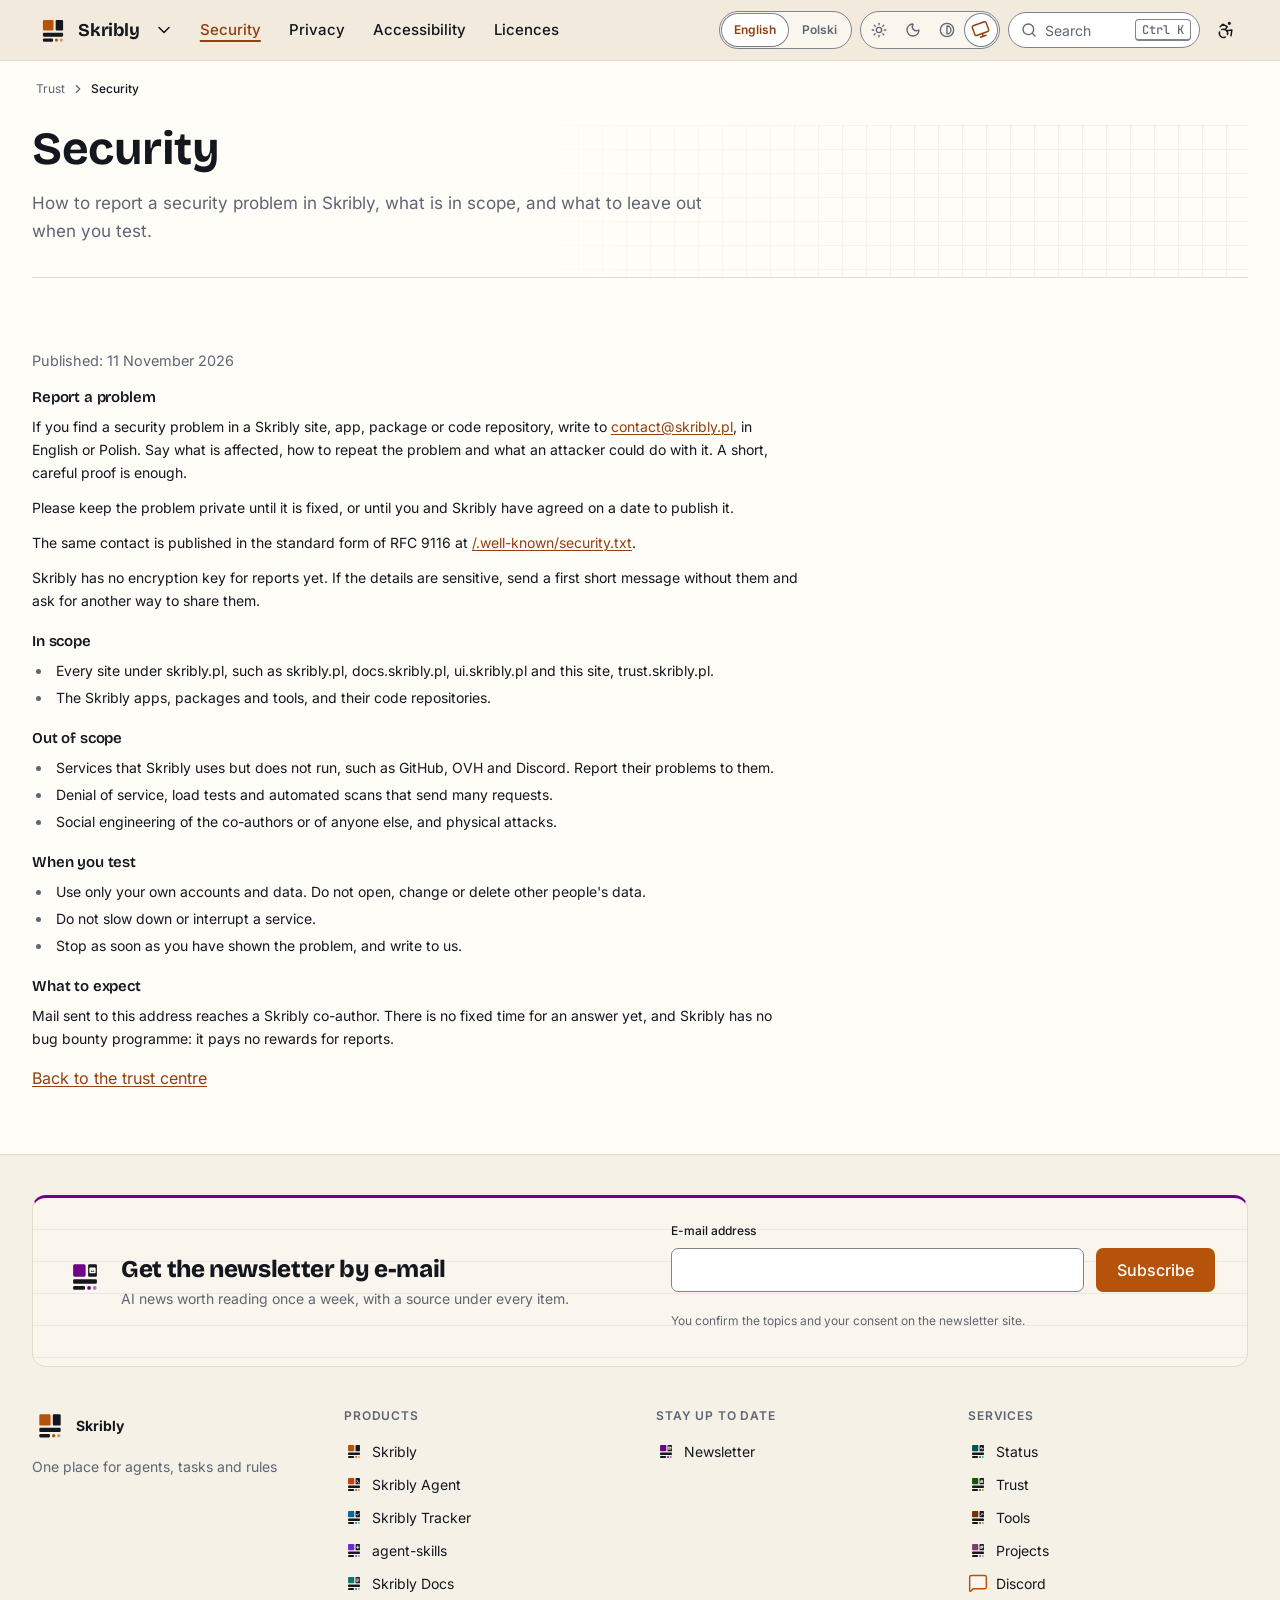
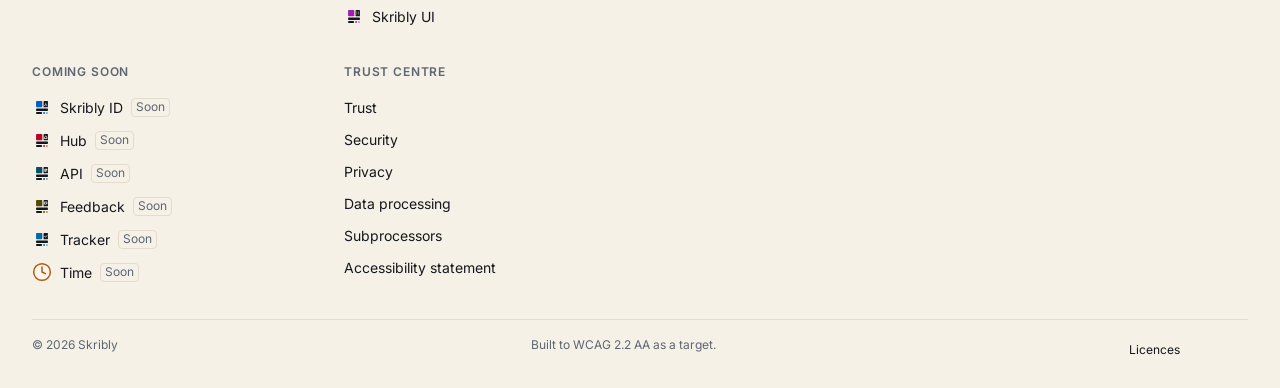
<file: security/index.html>
<!DOCTYPE html><html lang="en" dir="ltr"><head><meta charset="utf-8"><meta name="viewport" content="width=device-width, initial-scale=1"><title>Security | Skribly</title><meta name="description" content="How to report a security problem in Skribly, what is in scope, and what to leave out when you test."><link rel="canonical" href="https://trust.skribly.pl/security/"><link rel="alternate" hreflang="en" href="https://trust.skribly.pl/security/"><link rel="alternate" hreflang="pl" href="https://trust.skribly.pl/pl/bezpieczenstwo/"><link rel="alternate" hreflang="x-default" href="https://trust.skribly.pl/security/"><script src="/_astro/prepaint.iife.DfruCCWJ.js"></script><meta name="color-scheme" content="light dark"><meta name="theme-color" media="(prefers-color-scheme: light)" content="#fffdf8"><meta name="theme-color" media="(prefers-color-scheme: dark)" content="#111318"><meta name="referrer" content="strict-origin-when-cross-origin"><link rel="preload" href="/_astro/inter-latin-wght-normal.Dx4kXJAl.woff2" as="font" type="font/woff2" crossorigin><link rel="preload" href="/_astro/bricolage-grotesque-latin-wght-normal.DLoelf7F.woff2" as="font" type="font/woff2" crossorigin><link rel="icon" href="/favicon-32.png" sizes="32x32" type="image/png"><link rel="icon" href="/favicon.svg" type="image/svg+xml"><link rel="apple-touch-icon" href="/apple-touch-icon.png"><link rel="manifest" href="/manifest.webmanifest"><meta property="og:type" content="website"><meta property="og:site_name" content="Skribly"><meta property="og:locale" content="en_GB"><meta property="og:url" content="https://trust.skribly.pl/security/"><meta property="og:title" content="Security | Skribly"><meta property="og:description" content="How to report a security problem in Skribly, what is in scope, and what to leave out when you test."><meta property="og:image" content="https://trust.skribly.pl/og/security/image.png"><meta property="og:image:width" content="1200"><meta property="og:image:height" content="630"><meta property="og:image:alt" content="Security | Skribly"><meta name="twitter:card" content="summary_large_image"><meta name="twitter:title" content="Security | Skribly"><meta name="twitter:description" content="How to report a security problem in Skribly, what is in scope, and what to leave out when you test."><meta name="twitter:image" content="https://trust.skribly.pl/og/security/image.png"><script type="application/ld+json">{"@context":"https://schema.org","@graph":[{"@type":"Organization","@id":"https://skribly.pl/#organization","name":"Skribly","url":"https://skribly.pl/","logo":"https://skribly.pl/img/icons/icon-512.png","sameAs":["https://docs.skribly.pl/","https://ui.skribly.pl/"]},{"@type":"WebSite","@id":"https://trust.skribly.pl/#website","name":"Skribly","url":"https://trust.skribly.pl/","inLanguage":"en","description":"How to report a security problem in Skribly, what is in scope, and what to leave out when you test.","publisher":{"@id":"https://skribly.pl/#organization"}},{"@type":"WebPage","@id":"https://trust.skribly.pl/security/#page","url":"https://trust.skribly.pl/security/","name":"Security | Skribly","description":"How to report a security problem in Skribly, what is in scope, and what to leave out when you test.","inLanguage":"en","isPartOf":{"@id":"https://trust.skribly.pl/#website"},"publisher":{"@id":"https://skribly.pl/#organization"}},{"@type":"BreadcrumbList","itemListElement":[{"@type":"ListItem","position":1,"name":"Trust","item":"https://trust.skribly.pl/"},{"@type":"ListItem","position":2,"name":"Security","item":"https://trust.skribly.pl/security/"}]}]}</script><meta http-equiv="Content-Security-Policy" content="default-src 'none'; connect-src 'self'; script-src 'self' 'wasm-unsafe-eval'; style-src 'self'; img-src 'self' data:; font-src 'self'; manifest-src 'self'; media-src 'self'; base-uri 'none'; form-action https://newsletter.skribly.pl; upgrade-insecure-requests"><link rel="stylesheet" href="/_astro/Page.DNO8GTjF.css"></head><body class="sk-page"><a class="sk-skip-link" href="#content">Skip to content</a><header class="sk-site-header sk-product--skribly" data-sk-header><div class="sk-container sk-container--wide sk-site-header__bar"><div class="sk-site-header__brand"><a class="sk-site-header__home" href="/" aria-label="Skribly, home page"><svg class="sk-logo sk-logo--skribly" viewBox="0 0 64 64" width="2.125rem" height="2.125rem" focusable="false" aria-hidden="true"><rect x="13" y="13" width="20" height="20" rx="2.5" fill="var(--sk-accent)"/><rect x="37" y="13" width="14" height="20" rx="2" fill="currentColor"/><rect x="13" y="37" width="38" height="7.5" rx="2" fill="currentColor"/><rect x="13" y="48" width="19" height="6" rx="2" fill="currentColor"/><circle cx="38.5" cy="51" r="3" fill="var(--sk-accent)"/><circle cx="47.5" cy="51" r="3" fill="var(--sk-accent)" opacity="0.55"/></svg><span class="sk-site-header__name">Skribly</span></a><details class="sk-dropdown sk-ecosystem"><summary class="sk-icon-button sk-ecosystem__toggle" aria-label="Switch product" title="Switch product"><svg class="sk-icon sk-dropdown__chevron" viewBox="0 0 24 24" focusable="false" data-icon="chevron.down" aria-hidden="true"><path d="m6 9 6 6 6-6"></path></svg></summary><div class="sk-dropdown__panel"><p class="sk-ecosystem__title" id="sk-ecosystem-skribly">Skribly products</p><ul class="sk-ecosystem__list" aria-labelledby="sk-ecosystem-skribly"><li><a class="sk-ecosystem__item sk-product--skribly" href="https://skribly.pl/" aria-current="true"><svg class="sk-logo sk-logo--skribly" viewBox="0 0 64 64" width="2.25rem" height="2.25rem" focusable="false" aria-hidden="true"><rect x="13" y="13" width="20" height="20" rx="2.5" fill="var(--sk-accent)"/><rect x="37" y="13" width="14" height="20" rx="2" fill="currentColor"/><rect x="13" y="37" width="38" height="7.5" rx="2" fill="currentColor"/><rect x="13" y="48" width="19" height="6" rx="2" fill="currentColor"/><circle cx="38.5" cy="51" r="3" fill="var(--sk-accent)"/><circle cx="47.5" cy="51" r="3" fill="var(--sk-accent)" opacity="0.55"/></svg><span><strong>Skribly</strong><span>One place for agents, tasks and rules</span></span><span class="sk-ecosystem__here">You are here</span></a></li><li><a class="sk-ecosystem__item sk-product--agent" href="https://agent.skribly.pl/"><svg class="sk-logo sk-logo--agent" viewBox="0 0 64 64" width="2.25rem" height="2.25rem" focusable="false" aria-hidden="true"><rect x="13" y="13" width="20" height="20" rx="2.5" fill="var(--sk-tool-agent)"/><rect x="37" y="13" width="14" height="20" rx="2" fill="currentColor"/><path d="M40.6 19.4l3.6 3.6-3.6 3.6M45.6 28.4h2.6" fill="none" stroke="var(--sk-bg)" stroke-width="2.4" stroke-linecap="round" stroke-linejoin="round"/><rect x="13" y="37" width="38" height="7.5" rx="2" fill="currentColor"/><rect x="13" y="48" width="19" height="6" rx="2" fill="currentColor"/><circle cx="38.5" cy="51" r="3" fill="var(--sk-tool-agent)"/><circle cx="47.5" cy="51" r="3" fill="var(--sk-tool-agent)" opacity="0.55"/></svg><span><strong>Skribly Agent</strong><span>Where agents work</span></span></a></li><li><a class="sk-ecosystem__item sk-product--tracker" href="https://skribly.pl/apps/skribly-tracker/"><svg class="sk-logo sk-logo--tracker" viewBox="0 0 64 64" width="2.25rem" height="2.25rem" focusable="false" aria-hidden="true"><rect x="13" y="13" width="20" height="20" rx="2.5" fill="var(--sk-tool-tracker)"/><rect x="37" y="13" width="14" height="20" rx="2" fill="currentColor"/><path d="M40.4 23.6l2.8 2.8 4.8-5.4" fill="none" stroke="var(--sk-bg)" stroke-width="2.4" stroke-linecap="round" stroke-linejoin="round"/><rect x="13" y="37" width="38" height="7.5" rx="2" fill="currentColor"/><rect x="13" y="48" width="19" height="6" rx="2" fill="currentColor"/><circle cx="38.5" cy="51" r="3" fill="var(--sk-tool-tracker)"/><circle cx="47.5" cy="51" r="3" fill="var(--sk-tool-tracker)" opacity="0.55"/></svg><span><strong>Skribly Tracker</strong><span>Where tasks begin</span></span></a></li><li><a class="sk-ecosystem__item sk-product--skills" href="https://skribly.pl/apps/agent-skills/"><svg class="sk-logo sk-logo--skills" viewBox="0 0 64 64" width="2.25rem" height="2.25rem" focusable="false" aria-hidden="true"><rect x="13" y="13" width="20" height="20" rx="2.5" fill="var(--sk-tool-skills)"/><rect x="37" y="13" width="14" height="20" rx="2" fill="currentColor"/><path d="M44 18.6v8.8M39.6 23h8.8" fill="none" stroke="var(--sk-bg)" stroke-width="2.4" stroke-linecap="round" stroke-linejoin="round"/><rect x="13" y="37" width="38" height="7.5" rx="2" fill="currentColor"/><rect x="13" y="48" width="19" height="6" rx="2" fill="currentColor"/><circle cx="38.5" cy="51" r="3" fill="var(--sk-tool-skills)"/><circle cx="47.5" cy="51" r="3" fill="var(--sk-tool-skills)" opacity="0.55"/></svg><span><strong>agent-skills</strong><span>Where the rules live</span></span></a></li><li><a class="sk-ecosystem__item sk-product--docs" href="https://docs.skribly.pl/"><svg class="sk-logo sk-logo--docs" viewBox="0 0 64 64" width="2.25rem" height="2.25rem" focusable="false" aria-hidden="true"><rect x="13" y="13" width="20" height="20" rx="2.5" fill="var(--sk-tool-docs)"/><rect x="37" y="13" width="14" height="20" rx="2" fill="currentColor"/><path d="M40.4 19h7.2M40.4 23h7.2M40.4 27h4.4" fill="none" stroke="var(--sk-bg)" stroke-width="2.4" stroke-linecap="round" stroke-linejoin="round"/><rect x="13" y="37" width="38" height="7.5" rx="2" fill="currentColor"/><rect x="13" y="48" width="19" height="6" rx="2" fill="currentColor"/><circle cx="38.5" cy="51" r="3" fill="var(--sk-tool-docs)"/><circle cx="47.5" cy="51" r="3" fill="var(--sk-tool-docs)" opacity="0.55"/></svg><span><strong>Skribly Docs</strong><span>Guides and reference</span></span></a></li><li><a class="sk-ecosystem__item sk-product--ui" href="https://ui.skribly.pl/"><svg class="sk-logo sk-logo--ui" viewBox="0 0 64 64" width="2.25rem" height="2.25rem" focusable="false" aria-hidden="true"><rect x="13" y="13" width="20" height="20" rx="2.5" fill="var(--sk-tool-ui)"/><rect x="37" y="13" width="14" height="20" rx="2" fill="currentColor"/><path d="M41.2 19.6h.01M46.8 19.6h.01M41.2 25.4h.01M46.8 25.4h.01" fill="none" stroke="var(--sk-bg)" stroke-width="2.4" stroke-linecap="round" stroke-linejoin="round"/><rect x="13" y="37" width="38" height="7.5" rx="2" fill="currentColor"/><rect x="13" y="48" width="19" height="6" rx="2" fill="currentColor"/><circle cx="38.5" cy="51" r="3" fill="var(--sk-tool-ui)"/><circle cx="47.5" cy="51" r="3" fill="var(--sk-tool-ui)" opacity="0.55"/></svg><span><strong>Skribly UI</strong><span>Tokens and components</span></span></a></li></ul><p class="sk-ecosystem__title" id="sk-ecosystem-skribly-channels">Stay up to date</p><ul class="sk-ecosystem__list" aria-labelledby="sk-ecosystem-skribly-channels"><li><a class="sk-ecosystem__item sk-product--newsletter" href="https://newsletter.skribly.pl/"><svg class="sk-logo sk-logo--newsletter" viewBox="0 0 64 64" width="2.25rem" height="2.25rem" focusable="false" aria-hidden="true"><rect x="13" y="13" width="20" height="20" rx="2.5" fill="var(--sk-tool-newsletter)"/><rect x="37" y="13" width="14" height="20" rx="2" fill="currentColor"/><path d="M40.2 19.6h7.6v6.8h-7.6zM40.6 20.2l3.4 2.8 3.4-2.8" fill="none" stroke="var(--sk-bg)" stroke-width="2.4" stroke-linecap="round" stroke-linejoin="round"/><rect x="13" y="37" width="38" height="7.5" rx="2" fill="currentColor"/><rect x="13" y="48" width="19" height="6" rx="2" fill="currentColor"/><circle cx="38.5" cy="51" r="3" fill="var(--sk-tool-newsletter)"/><circle cx="47.5" cy="51" r="3" fill="var(--sk-tool-newsletter)" opacity="0.55"/></svg><span><strong>Skribly Newsletter</strong><span>AI news every week, each with its source</span></span></a></li></ul><p class="sk-ecosystem__title" id="sk-ecosystem-skribly-services">Services</p><ul class="sk-ecosystem__list" aria-labelledby="sk-ecosystem-skribly-services"><li><a class="sk-ecosystem__item sk-product--status" href="https://status.skribly.pl/"><svg class="sk-logo sk-logo--status" viewBox="0 0 64 64" width="2.25rem" height="2.25rem" focusable="false" aria-hidden="true"><rect x="13" y="13" width="20" height="20" rx="2.5" fill="var(--sk-tool-status)"/><rect x="37" y="13" width="14" height="20" rx="2" fill="currentColor"/><path d="M39.6 23.6h2.2l1.4-3.6 2.4 6.8 1.4-3.2h1.4" fill="none" stroke="var(--sk-bg)" stroke-width="2.4" stroke-linecap="round" stroke-linejoin="round"/><rect x="13" y="37" width="38" height="7.5" rx="2" fill="currentColor"/><rect x="13" y="48" width="19" height="6" rx="2" fill="currentColor"/><circle cx="38.5" cy="51" r="3" fill="var(--sk-tool-status)"/><circle cx="47.5" cy="51" r="3" fill="var(--sk-tool-status)" opacity="0.55"/></svg><span><strong>Skribly Status</strong><span>Is every service up</span></span></a></li><li><a class="sk-ecosystem__item sk-product--trust" href="https://trust.skribly.pl/"><svg class="sk-logo sk-logo--trust" viewBox="0 0 64 64" width="2.25rem" height="2.25rem" focusable="false" aria-hidden="true"><rect x="13" y="13" width="20" height="20" rx="2.5" fill="var(--sk-tool-trust)"/><rect x="37" y="13" width="14" height="20" rx="2" fill="currentColor"/><path d="M41.8 22.6v-3h4.4v3M40.8 24.2h6.4v2.8h-6.4z" fill="none" stroke="var(--sk-bg)" stroke-width="2.4" stroke-linecap="round" stroke-linejoin="round"/><rect x="13" y="37" width="38" height="7.5" rx="2" fill="currentColor"/><rect x="13" y="48" width="19" height="6" rx="2" fill="currentColor"/><circle cx="38.5" cy="51" r="3" fill="var(--sk-tool-trust)"/><circle cx="47.5" cy="51" r="3" fill="var(--sk-tool-trust)" opacity="0.55"/></svg><span><strong>Skribly Trust</strong><span>Security, privacy and accessibility</span></span></a></li><li><a class="sk-ecosystem__item sk-product--tools" href="https://tools.skribly.pl/"><svg class="sk-logo sk-logo--tools" viewBox="0 0 64 64" width="2.25rem" height="2.25rem" focusable="false" aria-hidden="true"><rect x="13" y="13" width="20" height="20" rx="2.5" fill="var(--sk-tool-tools)"/><rect x="37" y="13" width="14" height="20" rx="2" fill="currentColor"/><path d="M40.8 27.2L46 22M43.8 19.8l4.4 4.4" fill="none" stroke="var(--sk-bg)" stroke-width="2.4" stroke-linecap="round" stroke-linejoin="round"/><rect x="13" y="37" width="38" height="7.5" rx="2" fill="currentColor"/><rect x="13" y="48" width="19" height="6" rx="2" fill="currentColor"/><circle cx="38.5" cy="51" r="3" fill="var(--sk-tool-tools)"/><circle cx="47.5" cy="51" r="3" fill="var(--sk-tool-tools)" opacity="0.55"/></svg><span><strong>Skribly Tools</strong><span>Small tools in the browser</span></span></a></li><li><a class="sk-ecosystem__item sk-product--projects" href="https://projects.skribly.pl/"><svg class="sk-logo sk-logo--projects" viewBox="0 0 64 64" width="2.25rem" height="2.25rem" focusable="false" aria-hidden="true"><rect x="13" y="13" width="20" height="20" rx="2.5" fill="var(--sk-tool-projects)"/><rect x="37" y="13" width="14" height="20" rx="2" fill="currentColor"/><path d="M40.4 21.8h4.8v4.8h-4.8zM43 21.8v-2.6h4.8v4.8h-2.6" fill="none" stroke="var(--sk-bg)" stroke-width="2.4" stroke-linecap="round" stroke-linejoin="round"/><rect x="13" y="37" width="38" height="7.5" rx="2" fill="currentColor"/><rect x="13" y="48" width="19" height="6" rx="2" fill="currentColor"/><circle cx="38.5" cy="51" r="3" fill="var(--sk-tool-projects)"/><circle cx="47.5" cy="51" r="3" fill="var(--sk-tool-projects)" opacity="0.55"/></svg><span><strong>Skribly Projects</strong><span>Every part and how far it is</span></span></a></li><li><a class="sk-ecosystem__item sk-product--discord" href="https://dc.skribly.pl/"><svg class="sk-icon sk-icon--duo sk-ecosystem__icon" viewBox="0 0 24 24" focusable="false" data-icon="content.comment" aria-hidden="true"><g class="sk-icon__fill"><path d="M22 17a2 2 0 0 1-2 2H6.828a2 2 0 0 0-1.414.586l-2.202 2.202A.71.71 0 0 1 2 21.286V5a2 2 0 0 1 2-2h16a2 2 0 0 1 2 2z"></path></g><path d="M22 17a2 2 0 0 1-2 2H6.828a2 2 0 0 0-1.414.586l-2.202 2.202A.71.71 0 0 1 2 21.286V5a2 2 0 0 1 2-2h16a2 2 0 0 1 2 2z"></path></svg><span><strong>Discord</strong><span>Talk with the people who build Skribly</span></span></a></li></ul></div></details></div><div class="sk-site-header__quick"><button class="sk-search-button sk-site-header__wide" type="button" data-sk-search-open data-sk-needs-js aria-haspopup="dialog" aria-controls="sk-search" aria-keyshortcuts="Control+K /"><svg class="sk-icon" viewBox="0 0 24 24" focusable="false" data-icon="action.search" aria-hidden="true"><g class="sk-icon__fill"><circle cx="11" cy="11" r="8"></circle></g><path d="m21 21-4.34-4.34"></path><circle cx="11" cy="11" r="8"></circle></svg><span>Search</span><kbd class="sk-kbd" aria-hidden="true">Ctrl K</kbd></button><button class="sk-icon-button sk-site-header__narrow" type="button" data-sk-search-open data-sk-needs-js aria-label="Search" aria-haspopup="dialog" aria-controls="sk-search" aria-keyshortcuts="Control+K /"><svg class="sk-icon" viewBox="0 0 24 24" focusable="false" data-icon="action.search" aria-hidden="true"><g class="sk-icon__fill"><circle cx="11" cy="11" r="8"></circle></g><path d="m21 21-4.34-4.34"></path><circle cx="11" cy="11" r="8"></circle></svg></button><button class="sk-icon-button" type="button" data-sk-a11y-open data-sk-needs-js aria-controls="sk-a11y-panel" aria-expanded="false" aria-label="Accessibility" title="Open accessibility settings"><svg class="sk-icon" viewBox="0 0 24 24" focusable="false" data-icon="nav.accessibility" aria-hidden="true"><g class="sk-icon__fill"><circle cx="16" cy="4" r="1"></circle></g><circle cx="16" cy="4" r="1"></circle><path d="m18 19 1-7-6 1"></path><path d="m5 8 3-3 5.5 3-2.36 3.5"></path><path d="M4.24 14.5a5 5 0 0 0 6.88 6"></path><path d="M13.76 17.5a5 5 0 0 0-6.88-6"></path></svg></button><button class="sk-icon-button sk-site-header__menu-toggle" type="button" data-sk-menu-toggle data-sk-needs-js aria-expanded="false" aria-controls="sk-site-drawer-skribly" aria-label="Menu" data-open="Menu" data-close="Close menu"><span class="sk-burger" aria-hidden="true"><span></span><span></span><span></span></span></button></div><div class="sk-site-header__drawer" id="sk-site-drawer-skribly"><nav class="sk-site-nav" aria-label="Main navigation"><ul class="sk-site-nav__list"><li><a class="sk-site-nav__link" href="/security/" aria-current="page">Security</a></li><li><a class="sk-site-nav__link" href="/privacy/">Privacy</a></li><li><a class="sk-site-nav__link" href="/accessibility/">Accessibility</a></li><li><a class="sk-site-nav__link" href="/licenses/">Licences</a></li></ul></nav><div class="sk-site-header__tools"><nav class="sk-language-switch" aria-label="Language"><ul><li><span lang="en" aria-current="true">English</span></li><li><a href="/pl/bezpieczenstwo/" lang="pl" hreflang="pl">Polski</a></li></ul></nav><fieldset class="sk-theme-switch" data-sk-theme-switch><legend class="sk-visually-hidden">Theme</legend><label title="Light"><input type="radio" name="sk-theme-mo3npf" value="light"><svg class="sk-icon" viewBox="0 0 24 24" focusable="false" data-icon="theme.light" aria-hidden="true"><g class="sk-icon__fill"><circle cx="12" cy="12" r="4"></circle></g><circle cx="12" cy="12" r="4"></circle><path d="M12 2v2"></path><path d="M12 20v2"></path><path d="m4.93 4.93 1.41 1.41"></path><path d="m17.66 17.66 1.41 1.41"></path><path d="M2 12h2"></path><path d="M20 12h2"></path><path d="m6.34 17.66-1.41 1.41"></path><path d="m19.07 4.93-1.41 1.41"></path></svg><span class="sk-visually-hidden">Light</span></label><label title="Dark"><input type="radio" name="sk-theme-mo3npf" value="dark"><svg class="sk-icon" viewBox="0 0 24 24" focusable="false" data-icon="theme.dark" aria-hidden="true"><g class="sk-icon__fill"><path d="M20.985 12.486a9 9 0 1 1-9.473-9.472c.405-.022.617.46.402.803a6 6 0 0 0 8.268 8.268c.344-.215.825-.004.803.401"></path></g><path d="M20.985 12.486a9 9 0 1 1-9.473-9.472c.405-.022.617.46.402.803a6 6 0 0 0 8.268 8.268c.344-.215.825-.004.803.401"></path></svg><span class="sk-visually-hidden">Dark</span></label><label title="High contrast"><input type="radio" name="sk-theme-mo3npf" value="contrast"><svg class="sk-icon" viewBox="0 0 24 24" focusable="false" data-icon="theme.contrast" aria-hidden="true"><g class="sk-icon__fill"><circle cx="12" cy="12" r="10"></circle><path d="M12 18a6 6 0 0 0 0-12v12z"></path></g><circle cx="12" cy="12" r="10"></circle><path d="M12 18a6 6 0 0 0 0-12v12z"></path></svg><span class="sk-visually-hidden">High contrast</span></label><label title="System"><input type="radio" name="sk-theme-mo3npf" value="system" checked><svg class="sk-icon" viewBox="0 0 24 24" focusable="false" data-icon="theme.system" aria-hidden="true"><g class="sk-icon__fill"><rect rx="2" x="2" y="3" width="20" height="14"></rect></g><rect rx="2" x="2" y="3" width="20" height="14"></rect><line x1="8" y1="21" x2="16" y2="21"></line><line x1="12" y1="17" x2="12" y2="21"></line></svg><span class="sk-visually-hidden">System</span></label></fieldset><script type="module" src="/_astro/ThemeSwitch.astro_astro_type_script_index_0_lang.CFWxGLRv.js"></script></div></div></div></header><script type="module" src="/_astro/SiteHeader.astro_astro_type_script_index_0_lang.C7ESqmu-.js"></script><main class="sk-page__main sk-page__main--wide" id="content" tabindex="-1" data-pagefind-body><nav class="sk-breadcrumbs" aria-label="Breadcrumb" data-pagefind-ignore><ol><li><a href="/">Trust</a></li><li><span aria-current="page">Security</span></li></ol></nav><div class="site-main" data-pagefind-body><div class="hero-wrap"><header class="sk-hero sk-hero--page sk-pattern sk-pattern--grid sk-product--trust" data-sk-hero="page"><div class="sk-hero__body"><h1 class="sk-hero__title">Security</h1><p class="sk-hero__lead">How to report a security problem in Skribly, what is in scope, and what to leave out when you test.</p></div></header></div><article class="page-measure page-section"><header class="entry-head"><p class="entry-dates">Published: <time datetime="2026-11-11T00:00:00.000Z">11 November 2026</time></p></header><div class="sk-prose entry-body"><h2>Report a problem</h2>
<p>If you find a security problem in a Skribly site, app, package or code repository, write to <a href="mailto:contact@skribly.pl">contact@skribly.pl</a>, in English or Polish. Say what is affected, how to repeat the problem and what an attacker could do with it. A short, careful proof is enough.</p>
<p>Please keep the problem private until it is fixed, or until you and Skribly have agreed on a date to publish it.</p>
<p>The same contact is published in the standard form of RFC 9116 at <a href="/.well-known/security.txt">/.well-known/security.txt</a>.</p>
<p>Skribly has no encryption key for reports yet. If the details are sensitive, send a first short message without them and ask for another way to share them.</p>
<h2>In scope</h2>
<ul>
<li>Every site under skribly.pl, such as skribly.pl, docs.skribly.pl, ui.skribly.pl and this site, trust.skribly.pl.</li>
<li>The Skribly apps, packages and tools, and their code repositories.</li>
</ul>
<h2>Out of scope</h2>
<ul>
<li>Services that Skribly uses but does not run, such as GitHub, OVH and Discord. Report their problems to them.</li>
<li>Denial of service, load tests and automated scans that send many requests.</li>
<li>Social engineering of the co-authors or of anyone else, and physical attacks.</li>
</ul>
<h2>When you test</h2>
<ul>
<li>Use only your own accounts and data. Do not open, change or delete other people&#39;s data.</li>
<li>Do not slow down or interrupt a service.</li>
<li>Stop as soon as you have shown the problem, and write to us.</li>
</ul>
<h2>What to expect</h2>
<p>Mail sent to this address reaches a Skribly co-author. There is no fixed time for an answer yet, and Skribly has no bug bounty programme: it pays no rewards for reports.</p></div><p><a class="sk-link" href="/">Back to the trust centre</a></p></article></div></main><footer class="sk-site-footer sk-product--skribly"><div class="sk-container sk-container--wide"><section aria-labelledby="sk-footer-newsletter-title" class="sk-band sk-band--sunken sk-pattern sk-pattern--ruled sk-product--newsletter sk-newsletter-signup sk-newsletter-signup--footer"><div class="sk-newsletter-signup__text"><svg class="sk-logo sk-logo--newsletter" viewBox="0 0 64 64" width="2.5rem" height="2.5rem" focusable="false" aria-hidden="true"><rect x="13" y="13" width="20" height="20" rx="2.5" fill="var(--sk-tool-newsletter)"/><rect x="37" y="13" width="14" height="20" rx="2" fill="currentColor"/><path d="M40.2 19.6h7.6v6.8h-7.6zM40.6 20.2l3.4 2.8 3.4-2.8" fill="none" stroke="var(--sk-bg)" stroke-width="2.4" stroke-linecap="round" stroke-linejoin="round"/><rect x="13" y="37" width="38" height="7.5" rx="2" fill="currentColor"/><rect x="13" y="48" width="19" height="6" rx="2" fill="currentColor"/><circle cx="38.5" cy="51" r="3" fill="var(--sk-tool-newsletter)"/><circle cx="47.5" cy="51" r="3" fill="var(--sk-tool-newsletter)" opacity="0.55"/></svg><h2 class="sk-newsletter-signup__title" id="sk-footer-newsletter-title">Get the newsletter by e-mail</h2><p class="sk-newsletter-signup__lead">AI news worth reading once a week, with a source under every item.</p></div><form class="sk-newsletter-signup__form" method="get" action="https://newsletter.skribly.pl/#signup" aria-labelledby="sk-footer-newsletter-title"><label class="sk-label" for="sk-footer-newsletter-email">E-mail address</label><div class="sk-newsletter-signup__row"><input class="sk-input sk-newsletter-signup__input" type="email" id="sk-footer-newsletter-email" name="email" autocomplete="email" inputmode="email" spellcheck="false" maxlength="254" required aria-describedby="sk-footer-newsletter-hint"><button class="sk-button" type="submit">Subscribe</button></div><p class="sk-hint" id="sk-footer-newsletter-hint">You confirm the topics and your consent on the newsletter site.</p></form></section><div class="sk-site-footer__grid"><div class="sk-site-footer__brand"><a href="https://skribly.pl/" aria-label="Skribly, home page"><svg class="sk-logo sk-logo--skribly" viewBox="0 0 64 64" width="2.25rem" height="2.25rem" focusable="false" aria-hidden="true"><rect x="13" y="13" width="20" height="20" rx="2.5" fill="var(--sk-accent)"/><rect x="37" y="13" width="14" height="20" rx="2" fill="currentColor"/><rect x="13" y="37" width="38" height="7.5" rx="2" fill="currentColor"/><rect x="13" y="48" width="19" height="6" rx="2" fill="currentColor"/><circle cx="38.5" cy="51" r="3" fill="var(--sk-accent)"/><circle cx="47.5" cy="51" r="3" fill="var(--sk-accent)" opacity="0.55"/></svg><strong>Skribly</strong></a><p>One place for agents, tasks and rules</p></div><nav aria-labelledby="sk-footer-products-skribly"><h2 id="sk-footer-products-skribly">Products</h2><ul><li><a href="https://skribly.pl/" aria-current="true"><svg class="sk-logo sk-logo--skribly" viewBox="0 0 64 64" width="1.25rem" height="1.25rem" focusable="false" aria-hidden="true"><rect x="13" y="13" width="20" height="20" rx="2.5" fill="var(--sk-accent)"/><rect x="37" y="13" width="14" height="20" rx="2" fill="currentColor"/><rect x="13" y="37" width="38" height="7.5" rx="2" fill="currentColor"/><rect x="13" y="48" width="19" height="6" rx="2" fill="currentColor"/><circle cx="38.5" cy="51" r="3" fill="var(--sk-accent)"/><circle cx="47.5" cy="51" r="3" fill="var(--sk-accent)" opacity="0.55"/></svg>Skribly</a></li><li><a href="https://agent.skribly.pl/"><svg class="sk-logo sk-logo--agent" viewBox="0 0 64 64" width="1.25rem" height="1.25rem" focusable="false" aria-hidden="true"><rect x="13" y="13" width="20" height="20" rx="2.5" fill="var(--sk-tool-agent)"/><rect x="37" y="13" width="14" height="20" rx="2" fill="currentColor"/><path d="M40.6 19.4l3.6 3.6-3.6 3.6M45.6 28.4h2.6" fill="none" stroke="var(--sk-bg)" stroke-width="2.4" stroke-linecap="round" stroke-linejoin="round"/><rect x="13" y="37" width="38" height="7.5" rx="2" fill="currentColor"/><rect x="13" y="48" width="19" height="6" rx="2" fill="currentColor"/><circle cx="38.5" cy="51" r="3" fill="var(--sk-tool-agent)"/><circle cx="47.5" cy="51" r="3" fill="var(--sk-tool-agent)" opacity="0.55"/></svg>Skribly Agent</a></li><li><a href="https://skribly.pl/apps/skribly-tracker/"><svg class="sk-logo sk-logo--tracker" viewBox="0 0 64 64" width="1.25rem" height="1.25rem" focusable="false" aria-hidden="true"><rect x="13" y="13" width="20" height="20" rx="2.5" fill="var(--sk-tool-tracker)"/><rect x="37" y="13" width="14" height="20" rx="2" fill="currentColor"/><path d="M40.4 23.6l2.8 2.8 4.8-5.4" fill="none" stroke="var(--sk-bg)" stroke-width="2.4" stroke-linecap="round" stroke-linejoin="round"/><rect x="13" y="37" width="38" height="7.5" rx="2" fill="currentColor"/><rect x="13" y="48" width="19" height="6" rx="2" fill="currentColor"/><circle cx="38.5" cy="51" r="3" fill="var(--sk-tool-tracker)"/><circle cx="47.5" cy="51" r="3" fill="var(--sk-tool-tracker)" opacity="0.55"/></svg>Skribly Tracker</a></li><li><a href="https://skribly.pl/apps/agent-skills/"><svg class="sk-logo sk-logo--skills" viewBox="0 0 64 64" width="1.25rem" height="1.25rem" focusable="false" aria-hidden="true"><rect x="13" y="13" width="20" height="20" rx="2.5" fill="var(--sk-tool-skills)"/><rect x="37" y="13" width="14" height="20" rx="2" fill="currentColor"/><path d="M44 18.6v8.8M39.6 23h8.8" fill="none" stroke="var(--sk-bg)" stroke-width="2.4" stroke-linecap="round" stroke-linejoin="round"/><rect x="13" y="37" width="38" height="7.5" rx="2" fill="currentColor"/><rect x="13" y="48" width="19" height="6" rx="2" fill="currentColor"/><circle cx="38.5" cy="51" r="3" fill="var(--sk-tool-skills)"/><circle cx="47.5" cy="51" r="3" fill="var(--sk-tool-skills)" opacity="0.55"/></svg>agent-skills</a></li><li><a href="https://docs.skribly.pl/"><svg class="sk-logo sk-logo--docs" viewBox="0 0 64 64" width="1.25rem" height="1.25rem" focusable="false" aria-hidden="true"><rect x="13" y="13" width="20" height="20" rx="2.5" fill="var(--sk-tool-docs)"/><rect x="37" y="13" width="14" height="20" rx="2" fill="currentColor"/><path d="M40.4 19h7.2M40.4 23h7.2M40.4 27h4.4" fill="none" stroke="var(--sk-bg)" stroke-width="2.4" stroke-linecap="round" stroke-linejoin="round"/><rect x="13" y="37" width="38" height="7.5" rx="2" fill="currentColor"/><rect x="13" y="48" width="19" height="6" rx="2" fill="currentColor"/><circle cx="38.5" cy="51" r="3" fill="var(--sk-tool-docs)"/><circle cx="47.5" cy="51" r="3" fill="var(--sk-tool-docs)" opacity="0.55"/></svg>Skribly Docs</a></li><li><a href="https://ui.skribly.pl/"><svg class="sk-logo sk-logo--ui" viewBox="0 0 64 64" width="1.25rem" height="1.25rem" focusable="false" aria-hidden="true"><rect x="13" y="13" width="20" height="20" rx="2.5" fill="var(--sk-tool-ui)"/><rect x="37" y="13" width="14" height="20" rx="2" fill="currentColor"/><path d="M41.2 19.6h.01M46.8 19.6h.01M41.2 25.4h.01M46.8 25.4h.01" fill="none" stroke="var(--sk-bg)" stroke-width="2.4" stroke-linecap="round" stroke-linejoin="round"/><rect x="13" y="37" width="38" height="7.5" rx="2" fill="currentColor"/><rect x="13" y="48" width="19" height="6" rx="2" fill="currentColor"/><circle cx="38.5" cy="51" r="3" fill="var(--sk-tool-ui)"/><circle cx="47.5" cy="51" r="3" fill="var(--sk-tool-ui)" opacity="0.55"/></svg>Skribly UI</a></li></ul></nav><nav aria-labelledby="sk-footer-channels-skribly"><h2 id="sk-footer-channels-skribly">Stay up to date</h2><ul><li><a href="https://newsletter.skribly.pl/"><svg class="sk-logo sk-logo--newsletter" viewBox="0 0 64 64" width="1.25rem" height="1.25rem" focusable="false" aria-hidden="true"><rect x="13" y="13" width="20" height="20" rx="2.5" fill="var(--sk-tool-newsletter)"/><rect x="37" y="13" width="14" height="20" rx="2" fill="currentColor"/><path d="M40.2 19.6h7.6v6.8h-7.6zM40.6 20.2l3.4 2.8 3.4-2.8" fill="none" stroke="var(--sk-bg)" stroke-width="2.4" stroke-linecap="round" stroke-linejoin="round"/><rect x="13" y="37" width="38" height="7.5" rx="2" fill="currentColor"/><rect x="13" y="48" width="19" height="6" rx="2" fill="currentColor"/><circle cx="38.5" cy="51" r="3" fill="var(--sk-tool-newsletter)"/><circle cx="47.5" cy="51" r="3" fill="var(--sk-tool-newsletter)" opacity="0.55"/></svg>Newsletter</a></li></ul></nav><nav aria-labelledby="sk-footer-services-skribly"><h2 id="sk-footer-services-skribly">Services</h2><ul><li><a href="https://status.skribly.pl/"><svg class="sk-logo sk-logo--status" viewBox="0 0 64 64" width="1.25rem" height="1.25rem" focusable="false" aria-hidden="true"><rect x="13" y="13" width="20" height="20" rx="2.5" fill="var(--sk-tool-status)"/><rect x="37" y="13" width="14" height="20" rx="2" fill="currentColor"/><path d="M39.6 23.6h2.2l1.4-3.6 2.4 6.8 1.4-3.2h1.4" fill="none" stroke="var(--sk-bg)" stroke-width="2.4" stroke-linecap="round" stroke-linejoin="round"/><rect x="13" y="37" width="38" height="7.5" rx="2" fill="currentColor"/><rect x="13" y="48" width="19" height="6" rx="2" fill="currentColor"/><circle cx="38.5" cy="51" r="3" fill="var(--sk-tool-status)"/><circle cx="47.5" cy="51" r="3" fill="var(--sk-tool-status)" opacity="0.55"/></svg>Status</a></li><li><a href="https://trust.skribly.pl/"><svg class="sk-logo sk-logo--trust" viewBox="0 0 64 64" width="1.25rem" height="1.25rem" focusable="false" aria-hidden="true"><rect x="13" y="13" width="20" height="20" rx="2.5" fill="var(--sk-tool-trust)"/><rect x="37" y="13" width="14" height="20" rx="2" fill="currentColor"/><path d="M41.8 22.6v-3h4.4v3M40.8 24.2h6.4v2.8h-6.4z" fill="none" stroke="var(--sk-bg)" stroke-width="2.4" stroke-linecap="round" stroke-linejoin="round"/><rect x="13" y="37" width="38" height="7.5" rx="2" fill="currentColor"/><rect x="13" y="48" width="19" height="6" rx="2" fill="currentColor"/><circle cx="38.5" cy="51" r="3" fill="var(--sk-tool-trust)"/><circle cx="47.5" cy="51" r="3" fill="var(--sk-tool-trust)" opacity="0.55"/></svg>Trust</a></li><li><a href="https://tools.skribly.pl/"><svg class="sk-logo sk-logo--tools" viewBox="0 0 64 64" width="1.25rem" height="1.25rem" focusable="false" aria-hidden="true"><rect x="13" y="13" width="20" height="20" rx="2.5" fill="var(--sk-tool-tools)"/><rect x="37" y="13" width="14" height="20" rx="2" fill="currentColor"/><path d="M40.8 27.2L46 22M43.8 19.8l4.4 4.4" fill="none" stroke="var(--sk-bg)" stroke-width="2.4" stroke-linecap="round" stroke-linejoin="round"/><rect x="13" y="37" width="38" height="7.5" rx="2" fill="currentColor"/><rect x="13" y="48" width="19" height="6" rx="2" fill="currentColor"/><circle cx="38.5" cy="51" r="3" fill="var(--sk-tool-tools)"/><circle cx="47.5" cy="51" r="3" fill="var(--sk-tool-tools)" opacity="0.55"/></svg>Tools</a></li><li><a href="https://projects.skribly.pl/"><svg class="sk-logo sk-logo--projects" viewBox="0 0 64 64" width="1.25rem" height="1.25rem" focusable="false" aria-hidden="true"><rect x="13" y="13" width="20" height="20" rx="2.5" fill="var(--sk-tool-projects)"/><rect x="37" y="13" width="14" height="20" rx="2" fill="currentColor"/><path d="M40.4 21.8h4.8v4.8h-4.8zM43 21.8v-2.6h4.8v4.8h-2.6" fill="none" stroke="var(--sk-bg)" stroke-width="2.4" stroke-linecap="round" stroke-linejoin="round"/><rect x="13" y="37" width="38" height="7.5" rx="2" fill="currentColor"/><rect x="13" y="48" width="19" height="6" rx="2" fill="currentColor"/><circle cx="38.5" cy="51" r="3" fill="var(--sk-tool-projects)"/><circle cx="47.5" cy="51" r="3" fill="var(--sk-tool-projects)" opacity="0.55"/></svg>Projects</a></li><li><a href="https://dc.skribly.pl/"><svg class="sk-icon sk-icon--duo sk-site-footer__icon" viewBox="0 0 24 24" focusable="false" data-icon="content.comment" aria-hidden="true"><g class="sk-icon__fill"><path d="M22 17a2 2 0 0 1-2 2H6.828a2 2 0 0 0-1.414.586l-2.202 2.202A.71.71 0 0 1 2 21.286V5a2 2 0 0 1 2-2h16a2 2 0 0 1 2 2z"></path></g><path d="M22 17a2 2 0 0 1-2 2H6.828a2 2 0 0 0-1.414.586l-2.202 2.202A.71.71 0 0 1 2 21.286V5a2 2 0 0 1 2-2h16a2 2 0 0 1 2 2z"></path></svg>Discord</a></li></ul></nav><nav aria-labelledby="sk-footer-soon-skribly"><h2 id="sk-footer-soon-skribly">Coming soon</h2><ul><li><a href="https://id.skribly.pl/"><svg class="sk-logo sk-logo--id" viewBox="0 0 64 64" width="1.25rem" height="1.25rem" focusable="false" aria-hidden="true"><rect x="13" y="13" width="20" height="20" rx="2.5" fill="var(--sk-tool-id)"/><rect x="37" y="13" width="14" height="20" rx="2" fill="currentColor"/><path d="M44 20.2h.01M40.8 27.2l1.4-2.6h3.6l1.4 2.6" fill="none" stroke="var(--sk-bg)" stroke-width="2.4" stroke-linecap="round" stroke-linejoin="round"/><rect x="13" y="37" width="38" height="7.5" rx="2" fill="currentColor"/><rect x="13" y="48" width="19" height="6" rx="2" fill="currentColor"/><circle cx="38.5" cy="51" r="3" fill="var(--sk-tool-id)"/><circle cx="47.5" cy="51" r="3" fill="var(--sk-tool-id)" opacity="0.55"/></svg>Skribly ID <span class="sk-site-footer__soon">Soon</span></a></li><li><a href="https://hub.skribly.pl/"><svg class="sk-logo sk-logo--hub" viewBox="0 0 64 64" width="1.25rem" height="1.25rem" focusable="false" aria-hidden="true"><rect x="13" y="13" width="20" height="20" rx="2.5" fill="var(--sk-tool-hub)"/><rect x="37" y="13" width="14" height="20" rx="2" fill="currentColor"/><path d="M40.4 22.6l3.6-3.6 3.6 3.6v4.8h-7.2z" fill="none" stroke="var(--sk-bg)" stroke-width="2.4" stroke-linecap="round" stroke-linejoin="round"/><rect x="13" y="37" width="38" height="7.5" rx="2" fill="currentColor"/><rect x="13" y="48" width="19" height="6" rx="2" fill="currentColor"/><circle cx="38.5" cy="51" r="3" fill="var(--sk-tool-hub)"/><circle cx="47.5" cy="51" r="3" fill="var(--sk-tool-hub)" opacity="0.55"/></svg>Hub <span class="sk-site-footer__soon">Soon</span></a></li><li><a href="https://api.skribly.pl/"><svg class="sk-logo sk-logo--api" viewBox="0 0 64 64" width="1.25rem" height="1.25rem" focusable="false" aria-hidden="true"><rect x="13" y="13" width="20" height="20" rx="2.5" fill="var(--sk-tool-api)"/><rect x="37" y="13" width="14" height="20" rx="2" fill="currentColor"/><path d="M40.4 20.6h7.2M45.6 18.6l2 2-2 2M47.6 25.4h-7.2M42.4 23.4l-2 2 2 2" fill="none" stroke="var(--sk-bg)" stroke-width="2.4" stroke-linecap="round" stroke-linejoin="round"/><rect x="13" y="37" width="38" height="7.5" rx="2" fill="currentColor"/><rect x="13" y="48" width="19" height="6" rx="2" fill="currentColor"/><circle cx="38.5" cy="51" r="3" fill="var(--sk-tool-api)"/><circle cx="47.5" cy="51" r="3" fill="var(--sk-tool-api)" opacity="0.55"/></svg>API <span class="sk-site-footer__soon">Soon</span></a></li><li><a href="https://feedback.skribly.pl/"><svg class="sk-logo sk-logo--feedback" viewBox="0 0 64 64" width="1.25rem" height="1.25rem" focusable="false" aria-hidden="true"><rect x="13" y="13" width="20" height="20" rx="2.5" fill="var(--sk-tool-feedback)"/><rect x="37" y="13" width="14" height="20" rx="2" fill="currentColor"/><path d="M40.4 19.2h7.2v5.6h-3.2l-2.6 2.6v-2.6h-1.4z" fill="none" stroke="var(--sk-bg)" stroke-width="2.4" stroke-linecap="round" stroke-linejoin="round"/><rect x="13" y="37" width="38" height="7.5" rx="2" fill="currentColor"/><rect x="13" y="48" width="19" height="6" rx="2" fill="currentColor"/><circle cx="38.5" cy="51" r="3" fill="var(--sk-tool-feedback)"/><circle cx="47.5" cy="51" r="3" fill="var(--sk-tool-feedback)" opacity="0.55"/></svg>Feedback <span class="sk-site-footer__soon">Soon</span></a></li><li><a href="https://tracker.skribly.pl/"><svg class="sk-logo sk-logo--tracker" viewBox="0 0 64 64" width="1.25rem" height="1.25rem" focusable="false" aria-hidden="true"><rect x="13" y="13" width="20" height="20" rx="2.5" fill="var(--sk-tool-tracker)"/><rect x="37" y="13" width="14" height="20" rx="2" fill="currentColor"/><path d="M40.4 23.6l2.8 2.8 4.8-5.4" fill="none" stroke="var(--sk-bg)" stroke-width="2.4" stroke-linecap="round" stroke-linejoin="round"/><rect x="13" y="37" width="38" height="7.5" rx="2" fill="currentColor"/><rect x="13" y="48" width="19" height="6" rx="2" fill="currentColor"/><circle cx="38.5" cy="51" r="3" fill="var(--sk-tool-tracker)"/><circle cx="47.5" cy="51" r="3" fill="var(--sk-tool-tracker)" opacity="0.55"/></svg>Tracker <span class="sk-site-footer__soon">Soon</span></a></li><li><a href="https://time.skribly.pl/"><svg class="sk-icon sk-icon--duo sk-site-footer__icon" viewBox="0 0 24 24" focusable="false" data-icon="time.clock" aria-hidden="true"><g class="sk-icon__fill"><circle cx="12" cy="12" r="10"></circle></g><circle cx="12" cy="12" r="10"></circle><path d="M12 6v6l4 2"></path></svg>Time <span class="sk-site-footer__soon">Soon</span></a></li></ul></nav><nav aria-labelledby="sk-footer-skribly-0"><h2 id="sk-footer-skribly-0">Trust centre</h2><ul><li><a href="/">Trust</a></li><li><a href="/security/">Security</a></li><li><a href="/privacy/">Privacy</a></li><li><a href="/data-processing/">Data processing</a></li><li><a href="/subprocessors/">Subprocessors</a></li><li><a href="/accessibility/">Accessibility statement</a></li></ul></nav></div><div class="sk-site-footer__bottom"><p>© 2026 Skribly</p><p>Built to WCAG 2.2 AA as a target.</p><p><a href="/licenses/">Licences</a></p></div></div></footer><section class="sk-a11y" id="sk-a11y-panel" aria-labelledby="sk-a11y-title" hidden data-sk-a11y-panel><div class="sk-a11y__head"><h2 class="sk-a11y__title" id="sk-a11y-title" tabindex="-1" data-sk-a11y-title>Accessibility</h2><button class="sk-icon-button" type="button" data-sk-a11y-close aria-label="Close accessibility settings"><svg class="sk-icon" viewBox="0 0 24 24" focusable="false" data-icon="action.close" aria-hidden="true"><path d="M18 6 6 18"></path><path d="m6 6 12 12"></path></svg></button></div><p class="sk-a11y__note">These settings stay on this device and apply on every Skribly site.</p><p class="sk-a11y__label" id="sk-a11y-size-label">Text size</p><div class="sk-a11y__size" role="group" aria-labelledby="sk-a11y-size-label"><button class="sk-a11y__step" type="button" data-sk-a11y-step="-1" aria-label="Smaller text">A−</button><output class="sk-a11y__value" data-sk-a11y-size aria-live="polite">100%</output><button class="sk-a11y__step" type="button" data-sk-a11y-step="1" aria-label="Larger text">A+</button></div><p class="sk-a11y__label" id="sk-a11y-display">Display</p><div class="sk-a11y__grid" role="group" aria-labelledby="sk-a11y-display"><button class="sk-a11y__option" type="button" data-sk-a11y-option="grayscale" aria-pressed="false">Grayscale</button><button class="sk-a11y__option" type="button" data-sk-a11y-option="contrast" aria-pressed="false">High contrast</button><button class="sk-a11y__option" type="button" data-sk-a11y-option="invert" aria-pressed="false">Inverted colours</button><button class="sk-a11y__option" type="button" data-sk-a11y-option="light" aria-pressed="false">Light background</button></div><p class="sk-a11y__label" id="sk-a11y-reading">Reading</p><div class="sk-a11y__grid" role="group" aria-labelledby="sk-a11y-reading"><button class="sk-a11y__option" type="button" data-sk-a11y-option="links" aria-pressed="false">Underline links</button><button class="sk-a11y__option" type="button" data-sk-a11y-option="font" aria-pressed="false">Readable font</button><button class="sk-a11y__option" type="button" data-sk-a11y-option="motion" aria-pressed="false">Stop animations</button><button class="sk-a11y__option" type="button" data-sk-a11y-option="focus" aria-pressed="false">Strong focus</button></div><button class="sk-a11y__reset" type="button" data-sk-a11y-reset>Reset all settings</button></section><script type="module" src="/_astro/AccessibilityPanel.astro_astro_type_script_index_0_lang.DPpuBYC_.js"></script><button class="sk-icon-button sk-back-to-top" type="button" data-sk-back-to-top data-sk-needs-js aria-label="Back to top" title="Back to top"><svg class="sk-icon" viewBox="0 0 24 24" focusable="false" data-icon="arrow.up" aria-hidden="true"><path d="m5 12 7-7 7 7"></path><path d="M12 19V5"></path></svg></button><script type="module" src="/_astro/BackToTop.astro_astro_type_script_index_0_lang.RMRvh-Dh.js"></script><script type="module" src="/_astro/SwipeRows.astro_astro_type_script_index_0_lang.BkJYorMU.js"></script><script type="module" src="/_astro/TableScroll.astro_astro_type_script_index_0_lang.Cq6gMylq.js"></script><script type="module" src="/_astro/Lightbox.astro_astro_type_script_index_0_lang.BR4-BFJL.js"></script><dialog class="sk-search" id="sk-search" aria-labelledby="sk-search-title" data-sk-search data-pagefind="/pagefind/pagefind.js" data-search-loading="Searching…" data-search-empty="Nothing found. Try another word." data-search-offline="Search works on the published site, after the build has made its index." data-search-one="result" data-search-few="results" data-search-many="results"><h2 class="sk-visually-hidden" id="sk-search-title">Search this site</h2><div class="sk-search__head"><svg class="sk-icon" viewBox="0 0 24 24" focusable="false" data-icon="action.search" aria-hidden="true"><g class="sk-icon__fill"><circle cx="11" cy="11" r="8"></circle></g><path d="m21 21-4.34-4.34"></path><circle cx="11" cy="11" r="8"></circle></svg><input class="sk-search__input" type="search" data-sk-search-input aria-label="Search this site" aria-describedby="sk-search-hint" placeholder="Search pages and sections" autocomplete="off" spellcheck="false" enterkeyhint="search"><button class="sk-icon-button" type="button" data-sk-search-close aria-label="Close"><svg class="sk-icon" viewBox="0 0 24 24" focusable="false" data-icon="action.close" aria-hidden="true"><path d="M18 6 6 18"></path><path d="m6 6 12 12"></path></svg></button></div><div class="sk-search__body"><p class="sk-search__status" role="status" data-sk-search-status></p><ul class="sk-search__list" aria-label="Search results" data-sk-search-results></ul></div><p class="sk-search__foot" id="sk-search-hint">Arrows move through the results, Enter opens one, Esc closes. <kbd class="sk-kbd">Ctrl K</kbd> <kbd class="sk-kbd">/</kbd></p></dialog><script type="module" src="/_astro/SearchDialog.astro_astro_type_script_index_0_lang.DG58a4iB.js"></script></body></html>
</file>
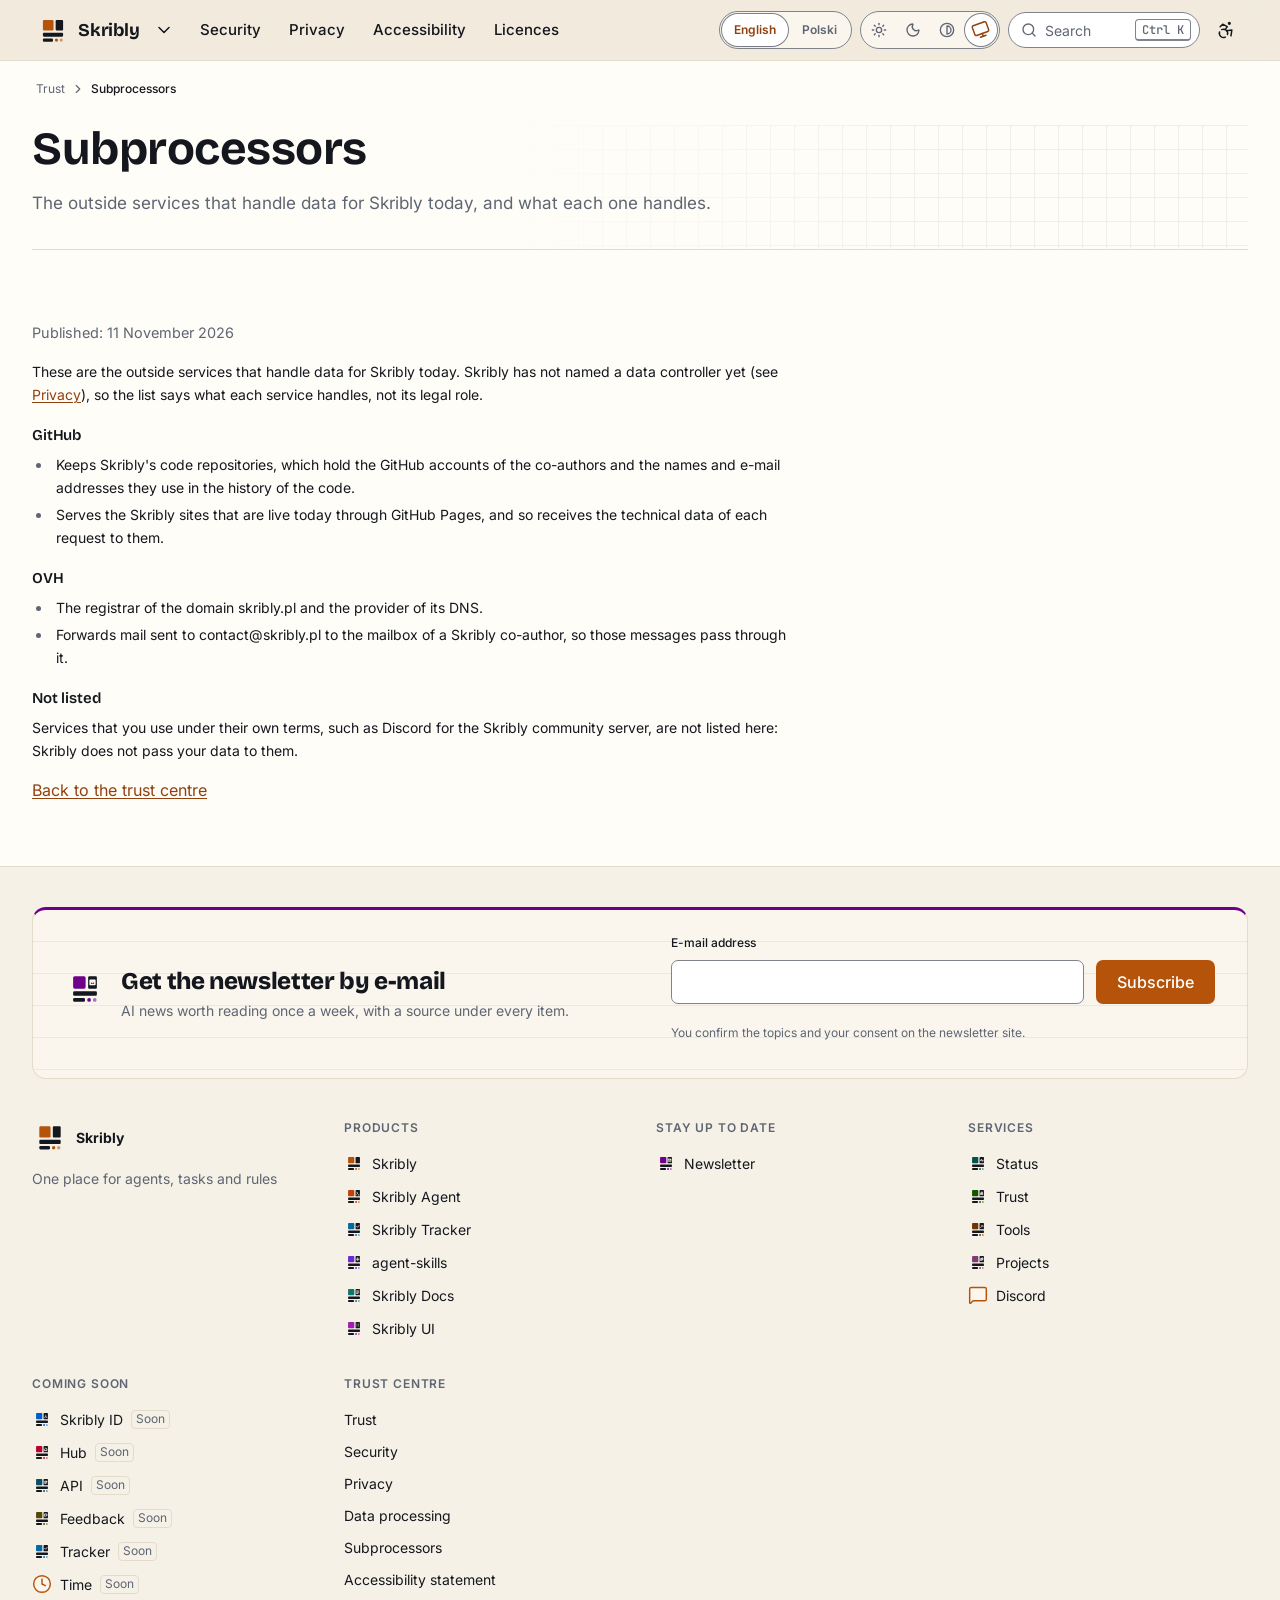
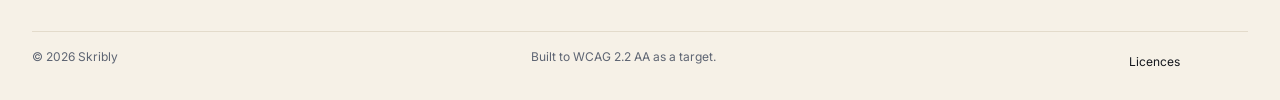
<file: subprocessors/index.html>
<!DOCTYPE html><html lang="en" dir="ltr"><head><meta charset="utf-8"><meta name="viewport" content="width=device-width, initial-scale=1"><title>Subprocessors | Skribly</title><meta name="description" content="The outside services that handle data for Skribly today, and what each one handles."><link rel="canonical" href="https://trust.skribly.pl/subprocessors/"><link rel="alternate" hreflang="en" href="https://trust.skribly.pl/subprocessors/"><link rel="alternate" hreflang="pl" href="https://trust.skribly.pl/pl/podmioty-przetwarzajace/"><link rel="alternate" hreflang="x-default" href="https://trust.skribly.pl/subprocessors/"><script src="/_astro/prepaint.iife.DfruCCWJ.js"></script><meta name="color-scheme" content="light dark"><meta name="theme-color" media="(prefers-color-scheme: light)" content="#fffdf8"><meta name="theme-color" media="(prefers-color-scheme: dark)" content="#111318"><meta name="referrer" content="strict-origin-when-cross-origin"><link rel="preload" href="/_astro/inter-latin-wght-normal.Dx4kXJAl.woff2" as="font" type="font/woff2" crossorigin><link rel="preload" href="/_astro/bricolage-grotesque-latin-wght-normal.DLoelf7F.woff2" as="font" type="font/woff2" crossorigin><link rel="icon" href="/favicon-32.png" sizes="32x32" type="image/png"><link rel="icon" href="/favicon.svg" type="image/svg+xml"><link rel="apple-touch-icon" href="/apple-touch-icon.png"><link rel="manifest" href="/manifest.webmanifest"><meta property="og:type" content="website"><meta property="og:site_name" content="Skribly"><meta property="og:locale" content="en_GB"><meta property="og:url" content="https://trust.skribly.pl/subprocessors/"><meta property="og:title" content="Subprocessors | Skribly"><meta property="og:description" content="The outside services that handle data for Skribly today, and what each one handles."><meta property="og:image" content="https://trust.skribly.pl/og/subprocessors/image.png"><meta property="og:image:width" content="1200"><meta property="og:image:height" content="630"><meta property="og:image:alt" content="Subprocessors | Skribly"><meta name="twitter:card" content="summary_large_image"><meta name="twitter:title" content="Subprocessors | Skribly"><meta name="twitter:description" content="The outside services that handle data for Skribly today, and what each one handles."><meta name="twitter:image" content="https://trust.skribly.pl/og/subprocessors/image.png"><script type="application/ld+json">{"@context":"https://schema.org","@graph":[{"@type":"Organization","@id":"https://skribly.pl/#organization","name":"Skribly","url":"https://skribly.pl/","logo":"https://skribly.pl/img/icons/icon-512.png","sameAs":["https://docs.skribly.pl/","https://ui.skribly.pl/"]},{"@type":"WebSite","@id":"https://trust.skribly.pl/#website","name":"Skribly","url":"https://trust.skribly.pl/","inLanguage":"en","description":"The outside services that handle data for Skribly today, and what each one handles.","publisher":{"@id":"https://skribly.pl/#organization"}},{"@type":"WebPage","@id":"https://trust.skribly.pl/subprocessors/#page","url":"https://trust.skribly.pl/subprocessors/","name":"Subprocessors | Skribly","description":"The outside services that handle data for Skribly today, and what each one handles.","inLanguage":"en","isPartOf":{"@id":"https://trust.skribly.pl/#website"},"publisher":{"@id":"https://skribly.pl/#organization"}},{"@type":"BreadcrumbList","itemListElement":[{"@type":"ListItem","position":1,"name":"Trust","item":"https://trust.skribly.pl/"},{"@type":"ListItem","position":2,"name":"Subprocessors","item":"https://trust.skribly.pl/subprocessors/"}]}]}</script><meta http-equiv="Content-Security-Policy" content="default-src 'none'; connect-src 'self'; script-src 'self' 'wasm-unsafe-eval'; style-src 'self'; img-src 'self' data:; font-src 'self'; manifest-src 'self'; media-src 'self'; base-uri 'none'; form-action https://newsletter.skribly.pl; upgrade-insecure-requests"><link rel="stylesheet" href="/_astro/Page.DNO8GTjF.css"></head><body class="sk-page"><a class="sk-skip-link" href="#content">Skip to content</a><header class="sk-site-header sk-product--skribly" data-sk-header><div class="sk-container sk-container--wide sk-site-header__bar"><div class="sk-site-header__brand"><a class="sk-site-header__home" href="/" aria-label="Skribly, home page"><svg class="sk-logo sk-logo--skribly" viewBox="0 0 64 64" width="2.125rem" height="2.125rem" focusable="false" aria-hidden="true"><rect x="13" y="13" width="20" height="20" rx="2.5" fill="var(--sk-accent)"/><rect x="37" y="13" width="14" height="20" rx="2" fill="currentColor"/><rect x="13" y="37" width="38" height="7.5" rx="2" fill="currentColor"/><rect x="13" y="48" width="19" height="6" rx="2" fill="currentColor"/><circle cx="38.5" cy="51" r="3" fill="var(--sk-accent)"/><circle cx="47.5" cy="51" r="3" fill="var(--sk-accent)" opacity="0.55"/></svg><span class="sk-site-header__name">Skribly</span></a><details class="sk-dropdown sk-ecosystem"><summary class="sk-icon-button sk-ecosystem__toggle" aria-label="Switch product" title="Switch product"><svg class="sk-icon sk-dropdown__chevron" viewBox="0 0 24 24" focusable="false" data-icon="chevron.down" aria-hidden="true"><path d="m6 9 6 6 6-6"></path></svg></summary><div class="sk-dropdown__panel"><p class="sk-ecosystem__title" id="sk-ecosystem-skribly">Skribly products</p><ul class="sk-ecosystem__list" aria-labelledby="sk-ecosystem-skribly"><li><a class="sk-ecosystem__item sk-product--skribly" href="https://skribly.pl/" aria-current="true"><svg class="sk-logo sk-logo--skribly" viewBox="0 0 64 64" width="2.25rem" height="2.25rem" focusable="false" aria-hidden="true"><rect x="13" y="13" width="20" height="20" rx="2.5" fill="var(--sk-accent)"/><rect x="37" y="13" width="14" height="20" rx="2" fill="currentColor"/><rect x="13" y="37" width="38" height="7.5" rx="2" fill="currentColor"/><rect x="13" y="48" width="19" height="6" rx="2" fill="currentColor"/><circle cx="38.5" cy="51" r="3" fill="var(--sk-accent)"/><circle cx="47.5" cy="51" r="3" fill="var(--sk-accent)" opacity="0.55"/></svg><span><strong>Skribly</strong><span>One place for agents, tasks and rules</span></span><span class="sk-ecosystem__here">You are here</span></a></li><li><a class="sk-ecosystem__item sk-product--agent" href="https://agent.skribly.pl/"><svg class="sk-logo sk-logo--agent" viewBox="0 0 64 64" width="2.25rem" height="2.25rem" focusable="false" aria-hidden="true"><rect x="13" y="13" width="20" height="20" rx="2.5" fill="var(--sk-tool-agent)"/><rect x="37" y="13" width="14" height="20" rx="2" fill="currentColor"/><path d="M40.6 19.4l3.6 3.6-3.6 3.6M45.6 28.4h2.6" fill="none" stroke="var(--sk-bg)" stroke-width="2.4" stroke-linecap="round" stroke-linejoin="round"/><rect x="13" y="37" width="38" height="7.5" rx="2" fill="currentColor"/><rect x="13" y="48" width="19" height="6" rx="2" fill="currentColor"/><circle cx="38.5" cy="51" r="3" fill="var(--sk-tool-agent)"/><circle cx="47.5" cy="51" r="3" fill="var(--sk-tool-agent)" opacity="0.55"/></svg><span><strong>Skribly Agent</strong><span>Where agents work</span></span></a></li><li><a class="sk-ecosystem__item sk-product--tracker" href="https://skribly.pl/apps/skribly-tracker/"><svg class="sk-logo sk-logo--tracker" viewBox="0 0 64 64" width="2.25rem" height="2.25rem" focusable="false" aria-hidden="true"><rect x="13" y="13" width="20" height="20" rx="2.5" fill="var(--sk-tool-tracker)"/><rect x="37" y="13" width="14" height="20" rx="2" fill="currentColor"/><path d="M40.4 23.6l2.8 2.8 4.8-5.4" fill="none" stroke="var(--sk-bg)" stroke-width="2.4" stroke-linecap="round" stroke-linejoin="round"/><rect x="13" y="37" width="38" height="7.5" rx="2" fill="currentColor"/><rect x="13" y="48" width="19" height="6" rx="2" fill="currentColor"/><circle cx="38.5" cy="51" r="3" fill="var(--sk-tool-tracker)"/><circle cx="47.5" cy="51" r="3" fill="var(--sk-tool-tracker)" opacity="0.55"/></svg><span><strong>Skribly Tracker</strong><span>Where tasks begin</span></span></a></li><li><a class="sk-ecosystem__item sk-product--skills" href="https://skribly.pl/apps/agent-skills/"><svg class="sk-logo sk-logo--skills" viewBox="0 0 64 64" width="2.25rem" height="2.25rem" focusable="false" aria-hidden="true"><rect x="13" y="13" width="20" height="20" rx="2.5" fill="var(--sk-tool-skills)"/><rect x="37" y="13" width="14" height="20" rx="2" fill="currentColor"/><path d="M44 18.6v8.8M39.6 23h8.8" fill="none" stroke="var(--sk-bg)" stroke-width="2.4" stroke-linecap="round" stroke-linejoin="round"/><rect x="13" y="37" width="38" height="7.5" rx="2" fill="currentColor"/><rect x="13" y="48" width="19" height="6" rx="2" fill="currentColor"/><circle cx="38.5" cy="51" r="3" fill="var(--sk-tool-skills)"/><circle cx="47.5" cy="51" r="3" fill="var(--sk-tool-skills)" opacity="0.55"/></svg><span><strong>agent-skills</strong><span>Where the rules live</span></span></a></li><li><a class="sk-ecosystem__item sk-product--docs" href="https://docs.skribly.pl/"><svg class="sk-logo sk-logo--docs" viewBox="0 0 64 64" width="2.25rem" height="2.25rem" focusable="false" aria-hidden="true"><rect x="13" y="13" width="20" height="20" rx="2.5" fill="var(--sk-tool-docs)"/><rect x="37" y="13" width="14" height="20" rx="2" fill="currentColor"/><path d="M40.4 19h7.2M40.4 23h7.2M40.4 27h4.4" fill="none" stroke="var(--sk-bg)" stroke-width="2.4" stroke-linecap="round" stroke-linejoin="round"/><rect x="13" y="37" width="38" height="7.5" rx="2" fill="currentColor"/><rect x="13" y="48" width="19" height="6" rx="2" fill="currentColor"/><circle cx="38.5" cy="51" r="3" fill="var(--sk-tool-docs)"/><circle cx="47.5" cy="51" r="3" fill="var(--sk-tool-docs)" opacity="0.55"/></svg><span><strong>Skribly Docs</strong><span>Guides and reference</span></span></a></li><li><a class="sk-ecosystem__item sk-product--ui" href="https://ui.skribly.pl/"><svg class="sk-logo sk-logo--ui" viewBox="0 0 64 64" width="2.25rem" height="2.25rem" focusable="false" aria-hidden="true"><rect x="13" y="13" width="20" height="20" rx="2.5" fill="var(--sk-tool-ui)"/><rect x="37" y="13" width="14" height="20" rx="2" fill="currentColor"/><path d="M41.2 19.6h.01M46.8 19.6h.01M41.2 25.4h.01M46.8 25.4h.01" fill="none" stroke="var(--sk-bg)" stroke-width="2.4" stroke-linecap="round" stroke-linejoin="round"/><rect x="13" y="37" width="38" height="7.5" rx="2" fill="currentColor"/><rect x="13" y="48" width="19" height="6" rx="2" fill="currentColor"/><circle cx="38.5" cy="51" r="3" fill="var(--sk-tool-ui)"/><circle cx="47.5" cy="51" r="3" fill="var(--sk-tool-ui)" opacity="0.55"/></svg><span><strong>Skribly UI</strong><span>Tokens and components</span></span></a></li></ul><p class="sk-ecosystem__title" id="sk-ecosystem-skribly-channels">Stay up to date</p><ul class="sk-ecosystem__list" aria-labelledby="sk-ecosystem-skribly-channels"><li><a class="sk-ecosystem__item sk-product--newsletter" href="https://newsletter.skribly.pl/"><svg class="sk-logo sk-logo--newsletter" viewBox="0 0 64 64" width="2.25rem" height="2.25rem" focusable="false" aria-hidden="true"><rect x="13" y="13" width="20" height="20" rx="2.5" fill="var(--sk-tool-newsletter)"/><rect x="37" y="13" width="14" height="20" rx="2" fill="currentColor"/><path d="M40.2 19.6h7.6v6.8h-7.6zM40.6 20.2l3.4 2.8 3.4-2.8" fill="none" stroke="var(--sk-bg)" stroke-width="2.4" stroke-linecap="round" stroke-linejoin="round"/><rect x="13" y="37" width="38" height="7.5" rx="2" fill="currentColor"/><rect x="13" y="48" width="19" height="6" rx="2" fill="currentColor"/><circle cx="38.5" cy="51" r="3" fill="var(--sk-tool-newsletter)"/><circle cx="47.5" cy="51" r="3" fill="var(--sk-tool-newsletter)" opacity="0.55"/></svg><span><strong>Skribly Newsletter</strong><span>AI news every week, each with its source</span></span></a></li></ul><p class="sk-ecosystem__title" id="sk-ecosystem-skribly-services">Services</p><ul class="sk-ecosystem__list" aria-labelledby="sk-ecosystem-skribly-services"><li><a class="sk-ecosystem__item sk-product--status" href="https://status.skribly.pl/"><svg class="sk-logo sk-logo--status" viewBox="0 0 64 64" width="2.25rem" height="2.25rem" focusable="false" aria-hidden="true"><rect x="13" y="13" width="20" height="20" rx="2.5" fill="var(--sk-tool-status)"/><rect x="37" y="13" width="14" height="20" rx="2" fill="currentColor"/><path d="M39.6 23.6h2.2l1.4-3.6 2.4 6.8 1.4-3.2h1.4" fill="none" stroke="var(--sk-bg)" stroke-width="2.4" stroke-linecap="round" stroke-linejoin="round"/><rect x="13" y="37" width="38" height="7.5" rx="2" fill="currentColor"/><rect x="13" y="48" width="19" height="6" rx="2" fill="currentColor"/><circle cx="38.5" cy="51" r="3" fill="var(--sk-tool-status)"/><circle cx="47.5" cy="51" r="3" fill="var(--sk-tool-status)" opacity="0.55"/></svg><span><strong>Skribly Status</strong><span>Is every service up</span></span></a></li><li><a class="sk-ecosystem__item sk-product--trust" href="https://trust.skribly.pl/"><svg class="sk-logo sk-logo--trust" viewBox="0 0 64 64" width="2.25rem" height="2.25rem" focusable="false" aria-hidden="true"><rect x="13" y="13" width="20" height="20" rx="2.5" fill="var(--sk-tool-trust)"/><rect x="37" y="13" width="14" height="20" rx="2" fill="currentColor"/><path d="M41.8 22.6v-3h4.4v3M40.8 24.2h6.4v2.8h-6.4z" fill="none" stroke="var(--sk-bg)" stroke-width="2.4" stroke-linecap="round" stroke-linejoin="round"/><rect x="13" y="37" width="38" height="7.5" rx="2" fill="currentColor"/><rect x="13" y="48" width="19" height="6" rx="2" fill="currentColor"/><circle cx="38.5" cy="51" r="3" fill="var(--sk-tool-trust)"/><circle cx="47.5" cy="51" r="3" fill="var(--sk-tool-trust)" opacity="0.55"/></svg><span><strong>Skribly Trust</strong><span>Security, privacy and accessibility</span></span></a></li><li><a class="sk-ecosystem__item sk-product--tools" href="https://tools.skribly.pl/"><svg class="sk-logo sk-logo--tools" viewBox="0 0 64 64" width="2.25rem" height="2.25rem" focusable="false" aria-hidden="true"><rect x="13" y="13" width="20" height="20" rx="2.5" fill="var(--sk-tool-tools)"/><rect x="37" y="13" width="14" height="20" rx="2" fill="currentColor"/><path d="M40.8 27.2L46 22M43.8 19.8l4.4 4.4" fill="none" stroke="var(--sk-bg)" stroke-width="2.4" stroke-linecap="round" stroke-linejoin="round"/><rect x="13" y="37" width="38" height="7.5" rx="2" fill="currentColor"/><rect x="13" y="48" width="19" height="6" rx="2" fill="currentColor"/><circle cx="38.5" cy="51" r="3" fill="var(--sk-tool-tools)"/><circle cx="47.5" cy="51" r="3" fill="var(--sk-tool-tools)" opacity="0.55"/></svg><span><strong>Skribly Tools</strong><span>Small tools in the browser</span></span></a></li><li><a class="sk-ecosystem__item sk-product--projects" href="https://projects.skribly.pl/"><svg class="sk-logo sk-logo--projects" viewBox="0 0 64 64" width="2.25rem" height="2.25rem" focusable="false" aria-hidden="true"><rect x="13" y="13" width="20" height="20" rx="2.5" fill="var(--sk-tool-projects)"/><rect x="37" y="13" width="14" height="20" rx="2" fill="currentColor"/><path d="M40.4 21.8h4.8v4.8h-4.8zM43 21.8v-2.6h4.8v4.8h-2.6" fill="none" stroke="var(--sk-bg)" stroke-width="2.4" stroke-linecap="round" stroke-linejoin="round"/><rect x="13" y="37" width="38" height="7.5" rx="2" fill="currentColor"/><rect x="13" y="48" width="19" height="6" rx="2" fill="currentColor"/><circle cx="38.5" cy="51" r="3" fill="var(--sk-tool-projects)"/><circle cx="47.5" cy="51" r="3" fill="var(--sk-tool-projects)" opacity="0.55"/></svg><span><strong>Skribly Projects</strong><span>Every part and how far it is</span></span></a></li><li><a class="sk-ecosystem__item sk-product--discord" href="https://dc.skribly.pl/"><svg class="sk-icon sk-icon--duo sk-ecosystem__icon" viewBox="0 0 24 24" focusable="false" data-icon="content.comment" aria-hidden="true"><g class="sk-icon__fill"><path d="M22 17a2 2 0 0 1-2 2H6.828a2 2 0 0 0-1.414.586l-2.202 2.202A.71.71 0 0 1 2 21.286V5a2 2 0 0 1 2-2h16a2 2 0 0 1 2 2z"></path></g><path d="M22 17a2 2 0 0 1-2 2H6.828a2 2 0 0 0-1.414.586l-2.202 2.202A.71.71 0 0 1 2 21.286V5a2 2 0 0 1 2-2h16a2 2 0 0 1 2 2z"></path></svg><span><strong>Discord</strong><span>Talk with the people who build Skribly</span></span></a></li></ul></div></details></div><div class="sk-site-header__quick"><button class="sk-search-button sk-site-header__wide" type="button" data-sk-search-open data-sk-needs-js aria-haspopup="dialog" aria-controls="sk-search" aria-keyshortcuts="Control+K /"><svg class="sk-icon" viewBox="0 0 24 24" focusable="false" data-icon="action.search" aria-hidden="true"><g class="sk-icon__fill"><circle cx="11" cy="11" r="8"></circle></g><path d="m21 21-4.34-4.34"></path><circle cx="11" cy="11" r="8"></circle></svg><span>Search</span><kbd class="sk-kbd" aria-hidden="true">Ctrl K</kbd></button><button class="sk-icon-button sk-site-header__narrow" type="button" data-sk-search-open data-sk-needs-js aria-label="Search" aria-haspopup="dialog" aria-controls="sk-search" aria-keyshortcuts="Control+K /"><svg class="sk-icon" viewBox="0 0 24 24" focusable="false" data-icon="action.search" aria-hidden="true"><g class="sk-icon__fill"><circle cx="11" cy="11" r="8"></circle></g><path d="m21 21-4.34-4.34"></path><circle cx="11" cy="11" r="8"></circle></svg></button><button class="sk-icon-button" type="button" data-sk-a11y-open data-sk-needs-js aria-controls="sk-a11y-panel" aria-expanded="false" aria-label="Accessibility" title="Open accessibility settings"><svg class="sk-icon" viewBox="0 0 24 24" focusable="false" data-icon="nav.accessibility" aria-hidden="true"><g class="sk-icon__fill"><circle cx="16" cy="4" r="1"></circle></g><circle cx="16" cy="4" r="1"></circle><path d="m18 19 1-7-6 1"></path><path d="m5 8 3-3 5.5 3-2.36 3.5"></path><path d="M4.24 14.5a5 5 0 0 0 6.88 6"></path><path d="M13.76 17.5a5 5 0 0 0-6.88-6"></path></svg></button><button class="sk-icon-button sk-site-header__menu-toggle" type="button" data-sk-menu-toggle data-sk-needs-js aria-expanded="false" aria-controls="sk-site-drawer-skribly" aria-label="Menu" data-open="Menu" data-close="Close menu"><span class="sk-burger" aria-hidden="true"><span></span><span></span><span></span></span></button></div><div class="sk-site-header__drawer" id="sk-site-drawer-skribly"><nav class="sk-site-nav" aria-label="Main navigation"><ul class="sk-site-nav__list"><li><a class="sk-site-nav__link" href="/security/">Security</a></li><li><a class="sk-site-nav__link" href="/privacy/">Privacy</a></li><li><a class="sk-site-nav__link" href="/accessibility/">Accessibility</a></li><li><a class="sk-site-nav__link" href="/licenses/">Licences</a></li></ul></nav><div class="sk-site-header__tools"><nav class="sk-language-switch" aria-label="Language"><ul><li><span lang="en" aria-current="true">English</span></li><li><a href="/pl/podmioty-przetwarzajace/" lang="pl" hreflang="pl">Polski</a></li></ul></nav><fieldset class="sk-theme-switch" data-sk-theme-switch><legend class="sk-visually-hidden">Theme</legend><label title="Light"><input type="radio" name="sk-theme-c4uq4n" value="light"><svg class="sk-icon" viewBox="0 0 24 24" focusable="false" data-icon="theme.light" aria-hidden="true"><g class="sk-icon__fill"><circle cx="12" cy="12" r="4"></circle></g><circle cx="12" cy="12" r="4"></circle><path d="M12 2v2"></path><path d="M12 20v2"></path><path d="m4.93 4.93 1.41 1.41"></path><path d="m17.66 17.66 1.41 1.41"></path><path d="M2 12h2"></path><path d="M20 12h2"></path><path d="m6.34 17.66-1.41 1.41"></path><path d="m19.07 4.93-1.41 1.41"></path></svg><span class="sk-visually-hidden">Light</span></label><label title="Dark"><input type="radio" name="sk-theme-c4uq4n" value="dark"><svg class="sk-icon" viewBox="0 0 24 24" focusable="false" data-icon="theme.dark" aria-hidden="true"><g class="sk-icon__fill"><path d="M20.985 12.486a9 9 0 1 1-9.473-9.472c.405-.022.617.46.402.803a6 6 0 0 0 8.268 8.268c.344-.215.825-.004.803.401"></path></g><path d="M20.985 12.486a9 9 0 1 1-9.473-9.472c.405-.022.617.46.402.803a6 6 0 0 0 8.268 8.268c.344-.215.825-.004.803.401"></path></svg><span class="sk-visually-hidden">Dark</span></label><label title="High contrast"><input type="radio" name="sk-theme-c4uq4n" value="contrast"><svg class="sk-icon" viewBox="0 0 24 24" focusable="false" data-icon="theme.contrast" aria-hidden="true"><g class="sk-icon__fill"><circle cx="12" cy="12" r="10"></circle><path d="M12 18a6 6 0 0 0 0-12v12z"></path></g><circle cx="12" cy="12" r="10"></circle><path d="M12 18a6 6 0 0 0 0-12v12z"></path></svg><span class="sk-visually-hidden">High contrast</span></label><label title="System"><input type="radio" name="sk-theme-c4uq4n" value="system" checked><svg class="sk-icon" viewBox="0 0 24 24" focusable="false" data-icon="theme.system" aria-hidden="true"><g class="sk-icon__fill"><rect rx="2" x="2" y="3" width="20" height="14"></rect></g><rect rx="2" x="2" y="3" width="20" height="14"></rect><line x1="8" y1="21" x2="16" y2="21"></line><line x1="12" y1="17" x2="12" y2="21"></line></svg><span class="sk-visually-hidden">System</span></label></fieldset><script type="module" src="/_astro/ThemeSwitch.astro_astro_type_script_index_0_lang.CFWxGLRv.js"></script></div></div></div></header><script type="module" src="/_astro/SiteHeader.astro_astro_type_script_index_0_lang.C7ESqmu-.js"></script><main class="sk-page__main sk-page__main--wide" id="content" tabindex="-1" data-pagefind-body><nav class="sk-breadcrumbs" aria-label="Breadcrumb" data-pagefind-ignore><ol><li><a href="/">Trust</a></li><li><span aria-current="page">Subprocessors</span></li></ol></nav><div class="site-main" data-pagefind-body><div class="hero-wrap"><header class="sk-hero sk-hero--page sk-pattern sk-pattern--grid sk-product--trust" data-sk-hero="page"><div class="sk-hero__body"><h1 class="sk-hero__title">Subprocessors</h1><p class="sk-hero__lead">The outside services that handle data for Skribly today, and what each one handles.</p></div></header></div><article class="page-measure page-section"><header class="entry-head"><p class="entry-dates">Published: <time datetime="2026-11-11T00:00:00.000Z">11 November 2026</time></p></header><div class="sk-prose entry-body"><p>These are the outside services that handle data for Skribly today. Skribly has not named a data controller yet (see <a href="/privacy/">Privacy</a>), so the list says what each service handles, not its legal role.</p>
<h2>GitHub</h2>
<ul>
<li>Keeps Skribly&#39;s code repositories, which hold the GitHub accounts of the co-authors and the names and e-mail addresses they use in the history of the code.</li>
<li>Serves the Skribly sites that are live today through GitHub Pages, and so receives the technical data of each request to them.</li>
</ul>
<h2>OVH</h2>
<ul>
<li>The registrar of the domain skribly.pl and the provider of its DNS.</li>
<li>Forwards mail sent to contact@skribly.pl to the mailbox of a Skribly co-author, so those messages pass through it.</li>
</ul>
<h2>Not listed</h2>
<p>Services that you use under their own terms, such as Discord for the Skribly community server, are not listed here: Skribly does not pass your data to them.</p></div><p><a class="sk-link" href="/">Back to the trust centre</a></p></article></div></main><footer class="sk-site-footer sk-product--skribly"><div class="sk-container sk-container--wide"><section aria-labelledby="sk-footer-newsletter-title" class="sk-band sk-band--sunken sk-pattern sk-pattern--ruled sk-product--newsletter sk-newsletter-signup sk-newsletter-signup--footer"><div class="sk-newsletter-signup__text"><svg class="sk-logo sk-logo--newsletter" viewBox="0 0 64 64" width="2.5rem" height="2.5rem" focusable="false" aria-hidden="true"><rect x="13" y="13" width="20" height="20" rx="2.5" fill="var(--sk-tool-newsletter)"/><rect x="37" y="13" width="14" height="20" rx="2" fill="currentColor"/><path d="M40.2 19.6h7.6v6.8h-7.6zM40.6 20.2l3.4 2.8 3.4-2.8" fill="none" stroke="var(--sk-bg)" stroke-width="2.4" stroke-linecap="round" stroke-linejoin="round"/><rect x="13" y="37" width="38" height="7.5" rx="2" fill="currentColor"/><rect x="13" y="48" width="19" height="6" rx="2" fill="currentColor"/><circle cx="38.5" cy="51" r="3" fill="var(--sk-tool-newsletter)"/><circle cx="47.5" cy="51" r="3" fill="var(--sk-tool-newsletter)" opacity="0.55"/></svg><h2 class="sk-newsletter-signup__title" id="sk-footer-newsletter-title">Get the newsletter by e-mail</h2><p class="sk-newsletter-signup__lead">AI news worth reading once a week, with a source under every item.</p></div><form class="sk-newsletter-signup__form" method="get" action="https://newsletter.skribly.pl/#signup" aria-labelledby="sk-footer-newsletter-title"><label class="sk-label" for="sk-footer-newsletter-email">E-mail address</label><div class="sk-newsletter-signup__row"><input class="sk-input sk-newsletter-signup__input" type="email" id="sk-footer-newsletter-email" name="email" autocomplete="email" inputmode="email" spellcheck="false" maxlength="254" required aria-describedby="sk-footer-newsletter-hint"><button class="sk-button" type="submit">Subscribe</button></div><p class="sk-hint" id="sk-footer-newsletter-hint">You confirm the topics and your consent on the newsletter site.</p></form></section><div class="sk-site-footer__grid"><div class="sk-site-footer__brand"><a href="https://skribly.pl/" aria-label="Skribly, home page"><svg class="sk-logo sk-logo--skribly" viewBox="0 0 64 64" width="2.25rem" height="2.25rem" focusable="false" aria-hidden="true"><rect x="13" y="13" width="20" height="20" rx="2.5" fill="var(--sk-accent)"/><rect x="37" y="13" width="14" height="20" rx="2" fill="currentColor"/><rect x="13" y="37" width="38" height="7.5" rx="2" fill="currentColor"/><rect x="13" y="48" width="19" height="6" rx="2" fill="currentColor"/><circle cx="38.5" cy="51" r="3" fill="var(--sk-accent)"/><circle cx="47.5" cy="51" r="3" fill="var(--sk-accent)" opacity="0.55"/></svg><strong>Skribly</strong></a><p>One place for agents, tasks and rules</p></div><nav aria-labelledby="sk-footer-products-skribly"><h2 id="sk-footer-products-skribly">Products</h2><ul><li><a href="https://skribly.pl/" aria-current="true"><svg class="sk-logo sk-logo--skribly" viewBox="0 0 64 64" width="1.25rem" height="1.25rem" focusable="false" aria-hidden="true"><rect x="13" y="13" width="20" height="20" rx="2.5" fill="var(--sk-accent)"/><rect x="37" y="13" width="14" height="20" rx="2" fill="currentColor"/><rect x="13" y="37" width="38" height="7.5" rx="2" fill="currentColor"/><rect x="13" y="48" width="19" height="6" rx="2" fill="currentColor"/><circle cx="38.5" cy="51" r="3" fill="var(--sk-accent)"/><circle cx="47.5" cy="51" r="3" fill="var(--sk-accent)" opacity="0.55"/></svg>Skribly</a></li><li><a href="https://agent.skribly.pl/"><svg class="sk-logo sk-logo--agent" viewBox="0 0 64 64" width="1.25rem" height="1.25rem" focusable="false" aria-hidden="true"><rect x="13" y="13" width="20" height="20" rx="2.5" fill="var(--sk-tool-agent)"/><rect x="37" y="13" width="14" height="20" rx="2" fill="currentColor"/><path d="M40.6 19.4l3.6 3.6-3.6 3.6M45.6 28.4h2.6" fill="none" stroke="var(--sk-bg)" stroke-width="2.4" stroke-linecap="round" stroke-linejoin="round"/><rect x="13" y="37" width="38" height="7.5" rx="2" fill="currentColor"/><rect x="13" y="48" width="19" height="6" rx="2" fill="currentColor"/><circle cx="38.5" cy="51" r="3" fill="var(--sk-tool-agent)"/><circle cx="47.5" cy="51" r="3" fill="var(--sk-tool-agent)" opacity="0.55"/></svg>Skribly Agent</a></li><li><a href="https://skribly.pl/apps/skribly-tracker/"><svg class="sk-logo sk-logo--tracker" viewBox="0 0 64 64" width="1.25rem" height="1.25rem" focusable="false" aria-hidden="true"><rect x="13" y="13" width="20" height="20" rx="2.5" fill="var(--sk-tool-tracker)"/><rect x="37" y="13" width="14" height="20" rx="2" fill="currentColor"/><path d="M40.4 23.6l2.8 2.8 4.8-5.4" fill="none" stroke="var(--sk-bg)" stroke-width="2.4" stroke-linecap="round" stroke-linejoin="round"/><rect x="13" y="37" width="38" height="7.5" rx="2" fill="currentColor"/><rect x="13" y="48" width="19" height="6" rx="2" fill="currentColor"/><circle cx="38.5" cy="51" r="3" fill="var(--sk-tool-tracker)"/><circle cx="47.5" cy="51" r="3" fill="var(--sk-tool-tracker)" opacity="0.55"/></svg>Skribly Tracker</a></li><li><a href="https://skribly.pl/apps/agent-skills/"><svg class="sk-logo sk-logo--skills" viewBox="0 0 64 64" width="1.25rem" height="1.25rem" focusable="false" aria-hidden="true"><rect x="13" y="13" width="20" height="20" rx="2.5" fill="var(--sk-tool-skills)"/><rect x="37" y="13" width="14" height="20" rx="2" fill="currentColor"/><path d="M44 18.6v8.8M39.6 23h8.8" fill="none" stroke="var(--sk-bg)" stroke-width="2.4" stroke-linecap="round" stroke-linejoin="round"/><rect x="13" y="37" width="38" height="7.5" rx="2" fill="currentColor"/><rect x="13" y="48" width="19" height="6" rx="2" fill="currentColor"/><circle cx="38.5" cy="51" r="3" fill="var(--sk-tool-skills)"/><circle cx="47.5" cy="51" r="3" fill="var(--sk-tool-skills)" opacity="0.55"/></svg>agent-skills</a></li><li><a href="https://docs.skribly.pl/"><svg class="sk-logo sk-logo--docs" viewBox="0 0 64 64" width="1.25rem" height="1.25rem" focusable="false" aria-hidden="true"><rect x="13" y="13" width="20" height="20" rx="2.5" fill="var(--sk-tool-docs)"/><rect x="37" y="13" width="14" height="20" rx="2" fill="currentColor"/><path d="M40.4 19h7.2M40.4 23h7.2M40.4 27h4.4" fill="none" stroke="var(--sk-bg)" stroke-width="2.4" stroke-linecap="round" stroke-linejoin="round"/><rect x="13" y="37" width="38" height="7.5" rx="2" fill="currentColor"/><rect x="13" y="48" width="19" height="6" rx="2" fill="currentColor"/><circle cx="38.5" cy="51" r="3" fill="var(--sk-tool-docs)"/><circle cx="47.5" cy="51" r="3" fill="var(--sk-tool-docs)" opacity="0.55"/></svg>Skribly Docs</a></li><li><a href="https://ui.skribly.pl/"><svg class="sk-logo sk-logo--ui" viewBox="0 0 64 64" width="1.25rem" height="1.25rem" focusable="false" aria-hidden="true"><rect x="13" y="13" width="20" height="20" rx="2.5" fill="var(--sk-tool-ui)"/><rect x="37" y="13" width="14" height="20" rx="2" fill="currentColor"/><path d="M41.2 19.6h.01M46.8 19.6h.01M41.2 25.4h.01M46.8 25.4h.01" fill="none" stroke="var(--sk-bg)" stroke-width="2.4" stroke-linecap="round" stroke-linejoin="round"/><rect x="13" y="37" width="38" height="7.5" rx="2" fill="currentColor"/><rect x="13" y="48" width="19" height="6" rx="2" fill="currentColor"/><circle cx="38.5" cy="51" r="3" fill="var(--sk-tool-ui)"/><circle cx="47.5" cy="51" r="3" fill="var(--sk-tool-ui)" opacity="0.55"/></svg>Skribly UI</a></li></ul></nav><nav aria-labelledby="sk-footer-channels-skribly"><h2 id="sk-footer-channels-skribly">Stay up to date</h2><ul><li><a href="https://newsletter.skribly.pl/"><svg class="sk-logo sk-logo--newsletter" viewBox="0 0 64 64" width="1.25rem" height="1.25rem" focusable="false" aria-hidden="true"><rect x="13" y="13" width="20" height="20" rx="2.5" fill="var(--sk-tool-newsletter)"/><rect x="37" y="13" width="14" height="20" rx="2" fill="currentColor"/><path d="M40.2 19.6h7.6v6.8h-7.6zM40.6 20.2l3.4 2.8 3.4-2.8" fill="none" stroke="var(--sk-bg)" stroke-width="2.4" stroke-linecap="round" stroke-linejoin="round"/><rect x="13" y="37" width="38" height="7.5" rx="2" fill="currentColor"/><rect x="13" y="48" width="19" height="6" rx="2" fill="currentColor"/><circle cx="38.5" cy="51" r="3" fill="var(--sk-tool-newsletter)"/><circle cx="47.5" cy="51" r="3" fill="var(--sk-tool-newsletter)" opacity="0.55"/></svg>Newsletter</a></li></ul></nav><nav aria-labelledby="sk-footer-services-skribly"><h2 id="sk-footer-services-skribly">Services</h2><ul><li><a href="https://status.skribly.pl/"><svg class="sk-logo sk-logo--status" viewBox="0 0 64 64" width="1.25rem" height="1.25rem" focusable="false" aria-hidden="true"><rect x="13" y="13" width="20" height="20" rx="2.5" fill="var(--sk-tool-status)"/><rect x="37" y="13" width="14" height="20" rx="2" fill="currentColor"/><path d="M39.6 23.6h2.2l1.4-3.6 2.4 6.8 1.4-3.2h1.4" fill="none" stroke="var(--sk-bg)" stroke-width="2.4" stroke-linecap="round" stroke-linejoin="round"/><rect x="13" y="37" width="38" height="7.5" rx="2" fill="currentColor"/><rect x="13" y="48" width="19" height="6" rx="2" fill="currentColor"/><circle cx="38.5" cy="51" r="3" fill="var(--sk-tool-status)"/><circle cx="47.5" cy="51" r="3" fill="var(--sk-tool-status)" opacity="0.55"/></svg>Status</a></li><li><a href="https://trust.skribly.pl/"><svg class="sk-logo sk-logo--trust" viewBox="0 0 64 64" width="1.25rem" height="1.25rem" focusable="false" aria-hidden="true"><rect x="13" y="13" width="20" height="20" rx="2.5" fill="var(--sk-tool-trust)"/><rect x="37" y="13" width="14" height="20" rx="2" fill="currentColor"/><path d="M41.8 22.6v-3h4.4v3M40.8 24.2h6.4v2.8h-6.4z" fill="none" stroke="var(--sk-bg)" stroke-width="2.4" stroke-linecap="round" stroke-linejoin="round"/><rect x="13" y="37" width="38" height="7.5" rx="2" fill="currentColor"/><rect x="13" y="48" width="19" height="6" rx="2" fill="currentColor"/><circle cx="38.5" cy="51" r="3" fill="var(--sk-tool-trust)"/><circle cx="47.5" cy="51" r="3" fill="var(--sk-tool-trust)" opacity="0.55"/></svg>Trust</a></li><li><a href="https://tools.skribly.pl/"><svg class="sk-logo sk-logo--tools" viewBox="0 0 64 64" width="1.25rem" height="1.25rem" focusable="false" aria-hidden="true"><rect x="13" y="13" width="20" height="20" rx="2.5" fill="var(--sk-tool-tools)"/><rect x="37" y="13" width="14" height="20" rx="2" fill="currentColor"/><path d="M40.8 27.2L46 22M43.8 19.8l4.4 4.4" fill="none" stroke="var(--sk-bg)" stroke-width="2.4" stroke-linecap="round" stroke-linejoin="round"/><rect x="13" y="37" width="38" height="7.5" rx="2" fill="currentColor"/><rect x="13" y="48" width="19" height="6" rx="2" fill="currentColor"/><circle cx="38.5" cy="51" r="3" fill="var(--sk-tool-tools)"/><circle cx="47.5" cy="51" r="3" fill="var(--sk-tool-tools)" opacity="0.55"/></svg>Tools</a></li><li><a href="https://projects.skribly.pl/"><svg class="sk-logo sk-logo--projects" viewBox="0 0 64 64" width="1.25rem" height="1.25rem" focusable="false" aria-hidden="true"><rect x="13" y="13" width="20" height="20" rx="2.5" fill="var(--sk-tool-projects)"/><rect x="37" y="13" width="14" height="20" rx="2" fill="currentColor"/><path d="M40.4 21.8h4.8v4.8h-4.8zM43 21.8v-2.6h4.8v4.8h-2.6" fill="none" stroke="var(--sk-bg)" stroke-width="2.4" stroke-linecap="round" stroke-linejoin="round"/><rect x="13" y="37" width="38" height="7.5" rx="2" fill="currentColor"/><rect x="13" y="48" width="19" height="6" rx="2" fill="currentColor"/><circle cx="38.5" cy="51" r="3" fill="var(--sk-tool-projects)"/><circle cx="47.5" cy="51" r="3" fill="var(--sk-tool-projects)" opacity="0.55"/></svg>Projects</a></li><li><a href="https://dc.skribly.pl/"><svg class="sk-icon sk-icon--duo sk-site-footer__icon" viewBox="0 0 24 24" focusable="false" data-icon="content.comment" aria-hidden="true"><g class="sk-icon__fill"><path d="M22 17a2 2 0 0 1-2 2H6.828a2 2 0 0 0-1.414.586l-2.202 2.202A.71.71 0 0 1 2 21.286V5a2 2 0 0 1 2-2h16a2 2 0 0 1 2 2z"></path></g><path d="M22 17a2 2 0 0 1-2 2H6.828a2 2 0 0 0-1.414.586l-2.202 2.202A.71.71 0 0 1 2 21.286V5a2 2 0 0 1 2-2h16a2 2 0 0 1 2 2z"></path></svg>Discord</a></li></ul></nav><nav aria-labelledby="sk-footer-soon-skribly"><h2 id="sk-footer-soon-skribly">Coming soon</h2><ul><li><a href="https://id.skribly.pl/"><svg class="sk-logo sk-logo--id" viewBox="0 0 64 64" width="1.25rem" height="1.25rem" focusable="false" aria-hidden="true"><rect x="13" y="13" width="20" height="20" rx="2.5" fill="var(--sk-tool-id)"/><rect x="37" y="13" width="14" height="20" rx="2" fill="currentColor"/><path d="M44 20.2h.01M40.8 27.2l1.4-2.6h3.6l1.4 2.6" fill="none" stroke="var(--sk-bg)" stroke-width="2.4" stroke-linecap="round" stroke-linejoin="round"/><rect x="13" y="37" width="38" height="7.5" rx="2" fill="currentColor"/><rect x="13" y="48" width="19" height="6" rx="2" fill="currentColor"/><circle cx="38.5" cy="51" r="3" fill="var(--sk-tool-id)"/><circle cx="47.5" cy="51" r="3" fill="var(--sk-tool-id)" opacity="0.55"/></svg>Skribly ID <span class="sk-site-footer__soon">Soon</span></a></li><li><a href="https://hub.skribly.pl/"><svg class="sk-logo sk-logo--hub" viewBox="0 0 64 64" width="1.25rem" height="1.25rem" focusable="false" aria-hidden="true"><rect x="13" y="13" width="20" height="20" rx="2.5" fill="var(--sk-tool-hub)"/><rect x="37" y="13" width="14" height="20" rx="2" fill="currentColor"/><path d="M40.4 22.6l3.6-3.6 3.6 3.6v4.8h-7.2z" fill="none" stroke="var(--sk-bg)" stroke-width="2.4" stroke-linecap="round" stroke-linejoin="round"/><rect x="13" y="37" width="38" height="7.5" rx="2" fill="currentColor"/><rect x="13" y="48" width="19" height="6" rx="2" fill="currentColor"/><circle cx="38.5" cy="51" r="3" fill="var(--sk-tool-hub)"/><circle cx="47.5" cy="51" r="3" fill="var(--sk-tool-hub)" opacity="0.55"/></svg>Hub <span class="sk-site-footer__soon">Soon</span></a></li><li><a href="https://api.skribly.pl/"><svg class="sk-logo sk-logo--api" viewBox="0 0 64 64" width="1.25rem" height="1.25rem" focusable="false" aria-hidden="true"><rect x="13" y="13" width="20" height="20" rx="2.5" fill="var(--sk-tool-api)"/><rect x="37" y="13" width="14" height="20" rx="2" fill="currentColor"/><path d="M40.4 20.6h7.2M45.6 18.6l2 2-2 2M47.6 25.4h-7.2M42.4 23.4l-2 2 2 2" fill="none" stroke="var(--sk-bg)" stroke-width="2.4" stroke-linecap="round" stroke-linejoin="round"/><rect x="13" y="37" width="38" height="7.5" rx="2" fill="currentColor"/><rect x="13" y="48" width="19" height="6" rx="2" fill="currentColor"/><circle cx="38.5" cy="51" r="3" fill="var(--sk-tool-api)"/><circle cx="47.5" cy="51" r="3" fill="var(--sk-tool-api)" opacity="0.55"/></svg>API <span class="sk-site-footer__soon">Soon</span></a></li><li><a href="https://feedback.skribly.pl/"><svg class="sk-logo sk-logo--feedback" viewBox="0 0 64 64" width="1.25rem" height="1.25rem" focusable="false" aria-hidden="true"><rect x="13" y="13" width="20" height="20" rx="2.5" fill="var(--sk-tool-feedback)"/><rect x="37" y="13" width="14" height="20" rx="2" fill="currentColor"/><path d="M40.4 19.2h7.2v5.6h-3.2l-2.6 2.6v-2.6h-1.4z" fill="none" stroke="var(--sk-bg)" stroke-width="2.4" stroke-linecap="round" stroke-linejoin="round"/><rect x="13" y="37" width="38" height="7.5" rx="2" fill="currentColor"/><rect x="13" y="48" width="19" height="6" rx="2" fill="currentColor"/><circle cx="38.5" cy="51" r="3" fill="var(--sk-tool-feedback)"/><circle cx="47.5" cy="51" r="3" fill="var(--sk-tool-feedback)" opacity="0.55"/></svg>Feedback <span class="sk-site-footer__soon">Soon</span></a></li><li><a href="https://tracker.skribly.pl/"><svg class="sk-logo sk-logo--tracker" viewBox="0 0 64 64" width="1.25rem" height="1.25rem" focusable="false" aria-hidden="true"><rect x="13" y="13" width="20" height="20" rx="2.5" fill="var(--sk-tool-tracker)"/><rect x="37" y="13" width="14" height="20" rx="2" fill="currentColor"/><path d="M40.4 23.6l2.8 2.8 4.8-5.4" fill="none" stroke="var(--sk-bg)" stroke-width="2.4" stroke-linecap="round" stroke-linejoin="round"/><rect x="13" y="37" width="38" height="7.5" rx="2" fill="currentColor"/><rect x="13" y="48" width="19" height="6" rx="2" fill="currentColor"/><circle cx="38.5" cy="51" r="3" fill="var(--sk-tool-tracker)"/><circle cx="47.5" cy="51" r="3" fill="var(--sk-tool-tracker)" opacity="0.55"/></svg>Tracker <span class="sk-site-footer__soon">Soon</span></a></li><li><a href="https://time.skribly.pl/"><svg class="sk-icon sk-icon--duo sk-site-footer__icon" viewBox="0 0 24 24" focusable="false" data-icon="time.clock" aria-hidden="true"><g class="sk-icon__fill"><circle cx="12" cy="12" r="10"></circle></g><circle cx="12" cy="12" r="10"></circle><path d="M12 6v6l4 2"></path></svg>Time <span class="sk-site-footer__soon">Soon</span></a></li></ul></nav><nav aria-labelledby="sk-footer-skribly-0"><h2 id="sk-footer-skribly-0">Trust centre</h2><ul><li><a href="/">Trust</a></li><li><a href="/security/">Security</a></li><li><a href="/privacy/">Privacy</a></li><li><a href="/data-processing/">Data processing</a></li><li><a href="/subprocessors/">Subprocessors</a></li><li><a href="/accessibility/">Accessibility statement</a></li></ul></nav></div><div class="sk-site-footer__bottom"><p>© 2026 Skribly</p><p>Built to WCAG 2.2 AA as a target.</p><p><a href="/licenses/">Licences</a></p></div></div></footer><section class="sk-a11y" id="sk-a11y-panel" aria-labelledby="sk-a11y-title" hidden data-sk-a11y-panel><div class="sk-a11y__head"><h2 class="sk-a11y__title" id="sk-a11y-title" tabindex="-1" data-sk-a11y-title>Accessibility</h2><button class="sk-icon-button" type="button" data-sk-a11y-close aria-label="Close accessibility settings"><svg class="sk-icon" viewBox="0 0 24 24" focusable="false" data-icon="action.close" aria-hidden="true"><path d="M18 6 6 18"></path><path d="m6 6 12 12"></path></svg></button></div><p class="sk-a11y__note">These settings stay on this device and apply on every Skribly site.</p><p class="sk-a11y__label" id="sk-a11y-size-label">Text size</p><div class="sk-a11y__size" role="group" aria-labelledby="sk-a11y-size-label"><button class="sk-a11y__step" type="button" data-sk-a11y-step="-1" aria-label="Smaller text">A−</button><output class="sk-a11y__value" data-sk-a11y-size aria-live="polite">100%</output><button class="sk-a11y__step" type="button" data-sk-a11y-step="1" aria-label="Larger text">A+</button></div><p class="sk-a11y__label" id="sk-a11y-display">Display</p><div class="sk-a11y__grid" role="group" aria-labelledby="sk-a11y-display"><button class="sk-a11y__option" type="button" data-sk-a11y-option="grayscale" aria-pressed="false">Grayscale</button><button class="sk-a11y__option" type="button" data-sk-a11y-option="contrast" aria-pressed="false">High contrast</button><button class="sk-a11y__option" type="button" data-sk-a11y-option="invert" aria-pressed="false">Inverted colours</button><button class="sk-a11y__option" type="button" data-sk-a11y-option="light" aria-pressed="false">Light background</button></div><p class="sk-a11y__label" id="sk-a11y-reading">Reading</p><div class="sk-a11y__grid" role="group" aria-labelledby="sk-a11y-reading"><button class="sk-a11y__option" type="button" data-sk-a11y-option="links" aria-pressed="false">Underline links</button><button class="sk-a11y__option" type="button" data-sk-a11y-option="font" aria-pressed="false">Readable font</button><button class="sk-a11y__option" type="button" data-sk-a11y-option="motion" aria-pressed="false">Stop animations</button><button class="sk-a11y__option" type="button" data-sk-a11y-option="focus" aria-pressed="false">Strong focus</button></div><button class="sk-a11y__reset" type="button" data-sk-a11y-reset>Reset all settings</button></section><script type="module" src="/_astro/AccessibilityPanel.astro_astro_type_script_index_0_lang.DPpuBYC_.js"></script><button class="sk-icon-button sk-back-to-top" type="button" data-sk-back-to-top data-sk-needs-js aria-label="Back to top" title="Back to top"><svg class="sk-icon" viewBox="0 0 24 24" focusable="false" data-icon="arrow.up" aria-hidden="true"><path d="m5 12 7-7 7 7"></path><path d="M12 19V5"></path></svg></button><script type="module" src="/_astro/BackToTop.astro_astro_type_script_index_0_lang.RMRvh-Dh.js"></script><script type="module" src="/_astro/SwipeRows.astro_astro_type_script_index_0_lang.BkJYorMU.js"></script><script type="module" src="/_astro/TableScroll.astro_astro_type_script_index_0_lang.Cq6gMylq.js"></script><script type="module" src="/_astro/Lightbox.astro_astro_type_script_index_0_lang.BR4-BFJL.js"></script><dialog class="sk-search" id="sk-search" aria-labelledby="sk-search-title" data-sk-search data-pagefind="/pagefind/pagefind.js" data-search-loading="Searching…" data-search-empty="Nothing found. Try another word." data-search-offline="Search works on the published site, after the build has made its index." data-search-one="result" data-search-few="results" data-search-many="results"><h2 class="sk-visually-hidden" id="sk-search-title">Search this site</h2><div class="sk-search__head"><svg class="sk-icon" viewBox="0 0 24 24" focusable="false" data-icon="action.search" aria-hidden="true"><g class="sk-icon__fill"><circle cx="11" cy="11" r="8"></circle></g><path d="m21 21-4.34-4.34"></path><circle cx="11" cy="11" r="8"></circle></svg><input class="sk-search__input" type="search" data-sk-search-input aria-label="Search this site" aria-describedby="sk-search-hint" placeholder="Search pages and sections" autocomplete="off" spellcheck="false" enterkeyhint="search"><button class="sk-icon-button" type="button" data-sk-search-close aria-label="Close"><svg class="sk-icon" viewBox="0 0 24 24" focusable="false" data-icon="action.close" aria-hidden="true"><path d="M18 6 6 18"></path><path d="m6 6 12 12"></path></svg></button></div><div class="sk-search__body"><p class="sk-search__status" role="status" data-sk-search-status></p><ul class="sk-search__list" aria-label="Search results" data-sk-search-results></ul></div><p class="sk-search__foot" id="sk-search-hint">Arrows move through the results, Enter opens one, Esc closes. <kbd class="sk-kbd">Ctrl K</kbd> <kbd class="sk-kbd">/</kbd></p></dialog><script type="module" src="/_astro/SearchDialog.astro_astro_type_script_index_0_lang.DG58a4iB.js"></script></body></html>
</file>
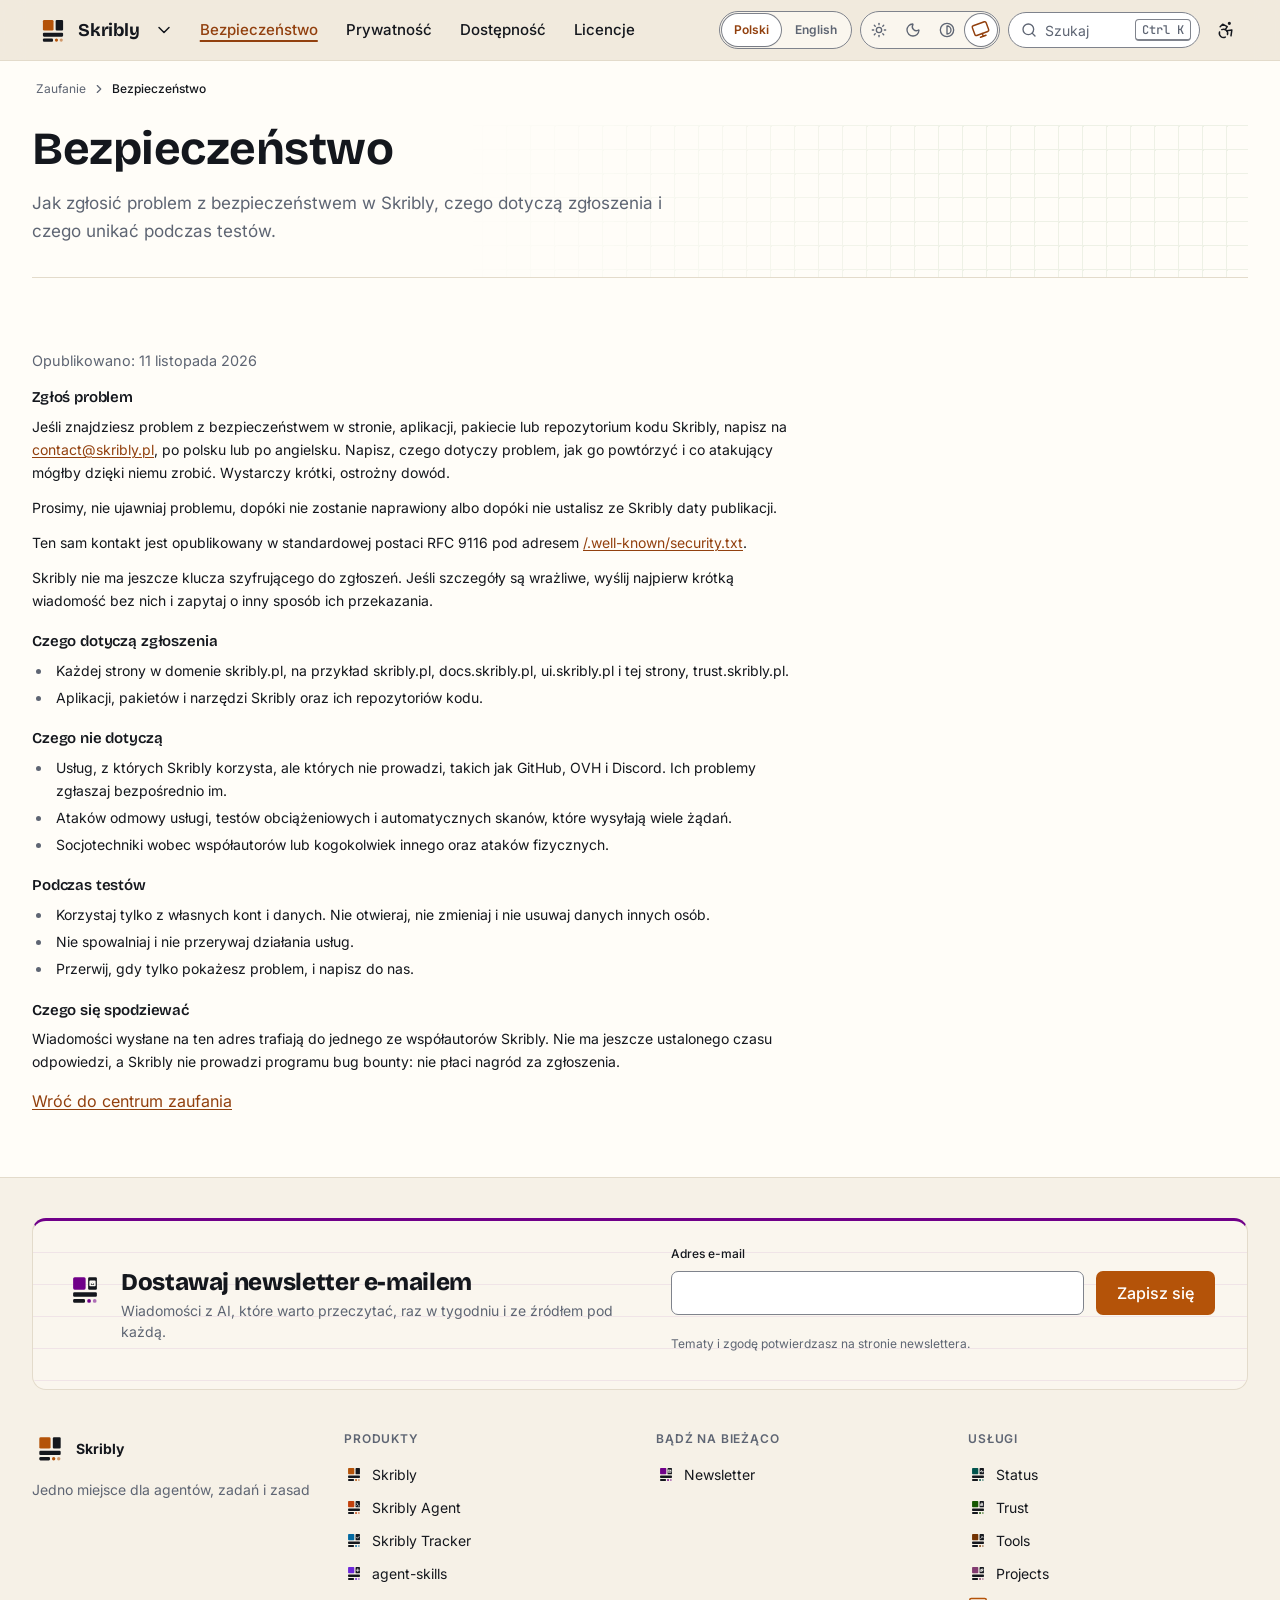
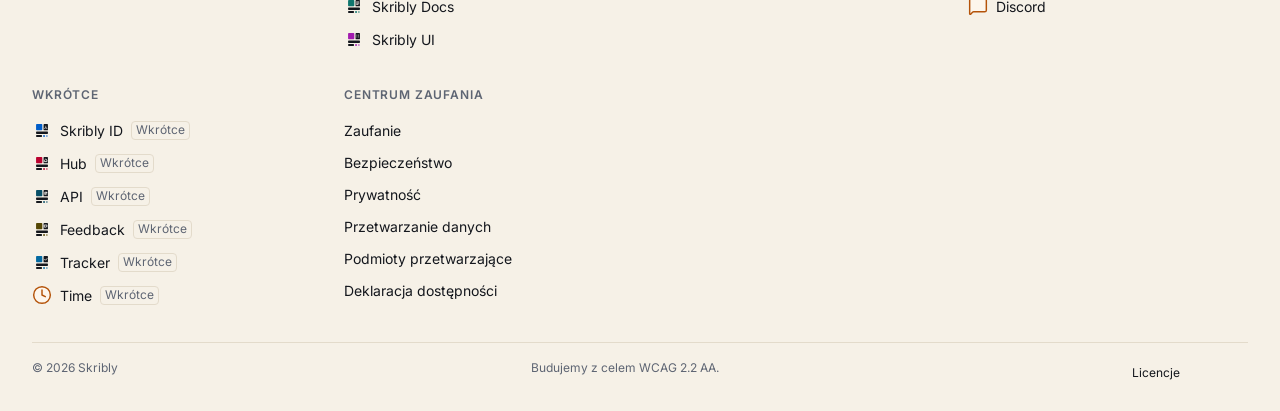
<file: pl/bezpieczenstwo/index.html>
<!DOCTYPE html><html lang="pl" dir="ltr"><head><meta charset="utf-8"><meta name="viewport" content="width=device-width, initial-scale=1"><title>Bezpieczeństwo | Skribly</title><meta name="description" content="Jak zgłosić problem z bezpieczeństwem w Skribly, czego dotyczą zgłoszenia i czego unikać podczas testów."><link rel="canonical" href="https://trust.skribly.pl/pl/bezpieczenstwo/"><link rel="alternate" hreflang="pl" href="https://trust.skribly.pl/pl/bezpieczenstwo/"><link rel="alternate" hreflang="en" href="https://trust.skribly.pl/security/"><link rel="alternate" hreflang="x-default" href="https://trust.skribly.pl/security/"><script src="/_astro/prepaint.iife.DfruCCWJ.js"></script><meta name="color-scheme" content="light dark"><meta name="theme-color" media="(prefers-color-scheme: light)" content="#fffdf8"><meta name="theme-color" media="(prefers-color-scheme: dark)" content="#111318"><meta name="referrer" content="strict-origin-when-cross-origin"><link rel="preload" href="/_astro/inter-latin-wght-normal.Dx4kXJAl.woff2" as="font" type="font/woff2" crossorigin><link rel="preload" href="/_astro/bricolage-grotesque-latin-wght-normal.DLoelf7F.woff2" as="font" type="font/woff2" crossorigin><link rel="icon" href="/favicon-32.png" sizes="32x32" type="image/png"><link rel="icon" href="/favicon.svg" type="image/svg+xml"><link rel="apple-touch-icon" href="/apple-touch-icon.png"><link rel="manifest" href="/manifest.webmanifest"><meta property="og:type" content="website"><meta property="og:site_name" content="Skribly"><meta property="og:locale" content="pl_PL"><meta property="og:url" content="https://trust.skribly.pl/pl/bezpieczenstwo/"><meta property="og:title" content="Bezpieczeństwo | Skribly"><meta property="og:description" content="Jak zgłosić problem z bezpieczeństwem w Skribly, czego dotyczą zgłoszenia i czego unikać podczas testów."><meta property="og:image" content="https://trust.skribly.pl/og/pl/bezpieczenstwo/image.png"><meta property="og:image:width" content="1200"><meta property="og:image:height" content="630"><meta property="og:image:alt" content="Bezpieczeństwo | Skribly"><meta name="twitter:card" content="summary_large_image"><meta name="twitter:title" content="Bezpieczeństwo | Skribly"><meta name="twitter:description" content="Jak zgłosić problem z bezpieczeństwem w Skribly, czego dotyczą zgłoszenia i czego unikać podczas testów."><meta name="twitter:image" content="https://trust.skribly.pl/og/pl/bezpieczenstwo/image.png"><script type="application/ld+json">{"@context":"https://schema.org","@graph":[{"@type":"Organization","@id":"https://skribly.pl/#organization","name":"Skribly","url":"https://skribly.pl/","logo":"https://skribly.pl/img/icons/icon-512.png","sameAs":["https://docs.skribly.pl/","https://ui.skribly.pl/"]},{"@type":"WebSite","@id":"https://trust.skribly.pl/#website","name":"Skribly","url":"https://trust.skribly.pl/","inLanguage":"pl","description":"Jak zgłosić problem z bezpieczeństwem w Skribly, czego dotyczą zgłoszenia i czego unikać podczas testów.","publisher":{"@id":"https://skribly.pl/#organization"}},{"@type":"WebPage","@id":"https://trust.skribly.pl/pl/bezpieczenstwo/#page","url":"https://trust.skribly.pl/pl/bezpieczenstwo/","name":"Bezpieczeństwo | Skribly","description":"Jak zgłosić problem z bezpieczeństwem w Skribly, czego dotyczą zgłoszenia i czego unikać podczas testów.","inLanguage":"pl","isPartOf":{"@id":"https://trust.skribly.pl/#website"},"publisher":{"@id":"https://skribly.pl/#organization"}},{"@type":"BreadcrumbList","itemListElement":[{"@type":"ListItem","position":1,"name":"Zaufanie","item":"https://trust.skribly.pl/pl/"},{"@type":"ListItem","position":2,"name":"Bezpieczeństwo","item":"https://trust.skribly.pl/pl/bezpieczenstwo/"}]}]}</script><meta http-equiv="Content-Security-Policy" content="default-src 'none'; connect-src 'self'; script-src 'self' 'wasm-unsafe-eval'; style-src 'self'; img-src 'self' data:; font-src 'self'; manifest-src 'self'; media-src 'self'; base-uri 'none'; form-action https://newsletter.skribly.pl; upgrade-insecure-requests"><link rel="stylesheet" href="/_astro/Page.DNO8GTjF.css"></head><body class="sk-page"><a class="sk-skip-link" href="#content">Przejdź do treści</a><header class="sk-site-header sk-product--skribly" data-sk-header><div class="sk-container sk-container--wide sk-site-header__bar"><div class="sk-site-header__brand"><a class="sk-site-header__home" href="/pl/" aria-label="Skribly, strona główna"><svg class="sk-logo sk-logo--skribly" viewBox="0 0 64 64" width="2.125rem" height="2.125rem" focusable="false" aria-hidden="true"><rect x="13" y="13" width="20" height="20" rx="2.5" fill="var(--sk-accent)"/><rect x="37" y="13" width="14" height="20" rx="2" fill="currentColor"/><rect x="13" y="37" width="38" height="7.5" rx="2" fill="currentColor"/><rect x="13" y="48" width="19" height="6" rx="2" fill="currentColor"/><circle cx="38.5" cy="51" r="3" fill="var(--sk-accent)"/><circle cx="47.5" cy="51" r="3" fill="var(--sk-accent)" opacity="0.55"/></svg><span class="sk-site-header__name">Skribly</span></a><details class="sk-dropdown sk-ecosystem"><summary class="sk-icon-button sk-ecosystem__toggle" aria-label="Przełącz produkt" title="Przełącz produkt"><svg class="sk-icon sk-dropdown__chevron" viewBox="0 0 24 24" focusable="false" data-icon="chevron.down" aria-hidden="true"><path d="m6 9 6 6 6-6"></path></svg></summary><div class="sk-dropdown__panel"><p class="sk-ecosystem__title" id="sk-ecosystem-skribly">Produkty Skribly</p><ul class="sk-ecosystem__list" aria-labelledby="sk-ecosystem-skribly"><li><a class="sk-ecosystem__item sk-product--skribly" href="https://skribly.pl/pl/" aria-current="true" hreflang="pl"><svg class="sk-logo sk-logo--skribly" viewBox="0 0 64 64" width="2.25rem" height="2.25rem" focusable="false" aria-hidden="true"><rect x="13" y="13" width="20" height="20" rx="2.5" fill="var(--sk-accent)"/><rect x="37" y="13" width="14" height="20" rx="2" fill="currentColor"/><rect x="13" y="37" width="38" height="7.5" rx="2" fill="currentColor"/><rect x="13" y="48" width="19" height="6" rx="2" fill="currentColor"/><circle cx="38.5" cy="51" r="3" fill="var(--sk-accent)"/><circle cx="47.5" cy="51" r="3" fill="var(--sk-accent)" opacity="0.55"/></svg><span><strong>Skribly</strong><span>Jedno miejsce dla agentów, zadań i zasad</span></span><span class="sk-ecosystem__here">Tu jesteś</span></a></li><li><a class="sk-ecosystem__item sk-product--agent" href="https://agent.skribly.pl/"><svg class="sk-logo sk-logo--agent" viewBox="0 0 64 64" width="2.25rem" height="2.25rem" focusable="false" aria-hidden="true"><rect x="13" y="13" width="20" height="20" rx="2.5" fill="var(--sk-tool-agent)"/><rect x="37" y="13" width="14" height="20" rx="2" fill="currentColor"/><path d="M40.6 19.4l3.6 3.6-3.6 3.6M45.6 28.4h2.6" fill="none" stroke="var(--sk-bg)" stroke-width="2.4" stroke-linecap="round" stroke-linejoin="round"/><rect x="13" y="37" width="38" height="7.5" rx="2" fill="currentColor"/><rect x="13" y="48" width="19" height="6" rx="2" fill="currentColor"/><circle cx="38.5" cy="51" r="3" fill="var(--sk-tool-agent)"/><circle cx="47.5" cy="51" r="3" fill="var(--sk-tool-agent)" opacity="0.55"/></svg><span><strong>Skribly Agent</strong><span>Tu pracują agenci</span></span></a></li><li><a class="sk-ecosystem__item sk-product--tracker" href="https://skribly.pl/pl/apps/skribly-tracker/" hreflang="pl"><svg class="sk-logo sk-logo--tracker" viewBox="0 0 64 64" width="2.25rem" height="2.25rem" focusable="false" aria-hidden="true"><rect x="13" y="13" width="20" height="20" rx="2.5" fill="var(--sk-tool-tracker)"/><rect x="37" y="13" width="14" height="20" rx="2" fill="currentColor"/><path d="M40.4 23.6l2.8 2.8 4.8-5.4" fill="none" stroke="var(--sk-bg)" stroke-width="2.4" stroke-linecap="round" stroke-linejoin="round"/><rect x="13" y="37" width="38" height="7.5" rx="2" fill="currentColor"/><rect x="13" y="48" width="19" height="6" rx="2" fill="currentColor"/><circle cx="38.5" cy="51" r="3" fill="var(--sk-tool-tracker)"/><circle cx="47.5" cy="51" r="3" fill="var(--sk-tool-tracker)" opacity="0.55"/></svg><span><strong>Skribly Tracker</strong><span>Tu powstają zadania</span></span></a></li><li><a class="sk-ecosystem__item sk-product--skills" href="https://skribly.pl/pl/apps/agent-skills/" hreflang="pl"><svg class="sk-logo sk-logo--skills" viewBox="0 0 64 64" width="2.25rem" height="2.25rem" focusable="false" aria-hidden="true"><rect x="13" y="13" width="20" height="20" rx="2.5" fill="var(--sk-tool-skills)"/><rect x="37" y="13" width="14" height="20" rx="2" fill="currentColor"/><path d="M44 18.6v8.8M39.6 23h8.8" fill="none" stroke="var(--sk-bg)" stroke-width="2.4" stroke-linecap="round" stroke-linejoin="round"/><rect x="13" y="37" width="38" height="7.5" rx="2" fill="currentColor"/><rect x="13" y="48" width="19" height="6" rx="2" fill="currentColor"/><circle cx="38.5" cy="51" r="3" fill="var(--sk-tool-skills)"/><circle cx="47.5" cy="51" r="3" fill="var(--sk-tool-skills)" opacity="0.55"/></svg><span><strong>agent-skills</strong><span>Tu mieszkają zasady</span></span></a></li><li><a class="sk-ecosystem__item sk-product--docs" href="https://docs.skribly.pl/"><svg class="sk-logo sk-logo--docs" viewBox="0 0 64 64" width="2.25rem" height="2.25rem" focusable="false" aria-hidden="true"><rect x="13" y="13" width="20" height="20" rx="2.5" fill="var(--sk-tool-docs)"/><rect x="37" y="13" width="14" height="20" rx="2" fill="currentColor"/><path d="M40.4 19h7.2M40.4 23h7.2M40.4 27h4.4" fill="none" stroke="var(--sk-bg)" stroke-width="2.4" stroke-linecap="round" stroke-linejoin="round"/><rect x="13" y="37" width="38" height="7.5" rx="2" fill="currentColor"/><rect x="13" y="48" width="19" height="6" rx="2" fill="currentColor"/><circle cx="38.5" cy="51" r="3" fill="var(--sk-tool-docs)"/><circle cx="47.5" cy="51" r="3" fill="var(--sk-tool-docs)" opacity="0.55"/></svg><span><strong>Skribly Docs</strong><span>Poradniki i dokumentacja</span></span></a></li><li><a class="sk-ecosystem__item sk-product--ui" href="https://ui.skribly.pl/"><svg class="sk-logo sk-logo--ui" viewBox="0 0 64 64" width="2.25rem" height="2.25rem" focusable="false" aria-hidden="true"><rect x="13" y="13" width="20" height="20" rx="2.5" fill="var(--sk-tool-ui)"/><rect x="37" y="13" width="14" height="20" rx="2" fill="currentColor"/><path d="M41.2 19.6h.01M46.8 19.6h.01M41.2 25.4h.01M46.8 25.4h.01" fill="none" stroke="var(--sk-bg)" stroke-width="2.4" stroke-linecap="round" stroke-linejoin="round"/><rect x="13" y="37" width="38" height="7.5" rx="2" fill="currentColor"/><rect x="13" y="48" width="19" height="6" rx="2" fill="currentColor"/><circle cx="38.5" cy="51" r="3" fill="var(--sk-tool-ui)"/><circle cx="47.5" cy="51" r="3" fill="var(--sk-tool-ui)" opacity="0.55"/></svg><span><strong>Skribly UI</strong><span>Tokeny i komponenty</span></span></a></li></ul><p class="sk-ecosystem__title" id="sk-ecosystem-skribly-channels">Bądź na bieżąco</p><ul class="sk-ecosystem__list" aria-labelledby="sk-ecosystem-skribly-channels"><li><a class="sk-ecosystem__item sk-product--newsletter" href="https://newsletter.skribly.pl/pl/" hreflang="pl"><svg class="sk-logo sk-logo--newsletter" viewBox="0 0 64 64" width="2.25rem" height="2.25rem" focusable="false" aria-hidden="true"><rect x="13" y="13" width="20" height="20" rx="2.5" fill="var(--sk-tool-newsletter)"/><rect x="37" y="13" width="14" height="20" rx="2" fill="currentColor"/><path d="M40.2 19.6h7.6v6.8h-7.6zM40.6 20.2l3.4 2.8 3.4-2.8" fill="none" stroke="var(--sk-bg)" stroke-width="2.4" stroke-linecap="round" stroke-linejoin="round"/><rect x="13" y="37" width="38" height="7.5" rx="2" fill="currentColor"/><rect x="13" y="48" width="19" height="6" rx="2" fill="currentColor"/><circle cx="38.5" cy="51" r="3" fill="var(--sk-tool-newsletter)"/><circle cx="47.5" cy="51" r="3" fill="var(--sk-tool-newsletter)" opacity="0.55"/></svg><span><strong>Skribly Newsletter</strong><span>Wiadomości o AI co tydzień, każda ze źródłem</span></span></a></li></ul><p class="sk-ecosystem__title" id="sk-ecosystem-skribly-services">Usługi</p><ul class="sk-ecosystem__list" aria-labelledby="sk-ecosystem-skribly-services"><li><a class="sk-ecosystem__item sk-product--status" href="https://status.skribly.pl/pl/" hreflang="pl"><svg class="sk-logo sk-logo--status" viewBox="0 0 64 64" width="2.25rem" height="2.25rem" focusable="false" aria-hidden="true"><rect x="13" y="13" width="20" height="20" rx="2.5" fill="var(--sk-tool-status)"/><rect x="37" y="13" width="14" height="20" rx="2" fill="currentColor"/><path d="M39.6 23.6h2.2l1.4-3.6 2.4 6.8 1.4-3.2h1.4" fill="none" stroke="var(--sk-bg)" stroke-width="2.4" stroke-linecap="round" stroke-linejoin="round"/><rect x="13" y="37" width="38" height="7.5" rx="2" fill="currentColor"/><rect x="13" y="48" width="19" height="6" rx="2" fill="currentColor"/><circle cx="38.5" cy="51" r="3" fill="var(--sk-tool-status)"/><circle cx="47.5" cy="51" r="3" fill="var(--sk-tool-status)" opacity="0.55"/></svg><span><strong>Skribly Status</strong><span>Czy każda usługa działa</span></span></a></li><li><a class="sk-ecosystem__item sk-product--trust" href="https://trust.skribly.pl/pl/" hreflang="pl"><svg class="sk-logo sk-logo--trust" viewBox="0 0 64 64" width="2.25rem" height="2.25rem" focusable="false" aria-hidden="true"><rect x="13" y="13" width="20" height="20" rx="2.5" fill="var(--sk-tool-trust)"/><rect x="37" y="13" width="14" height="20" rx="2" fill="currentColor"/><path d="M41.8 22.6v-3h4.4v3M40.8 24.2h6.4v2.8h-6.4z" fill="none" stroke="var(--sk-bg)" stroke-width="2.4" stroke-linecap="round" stroke-linejoin="round"/><rect x="13" y="37" width="38" height="7.5" rx="2" fill="currentColor"/><rect x="13" y="48" width="19" height="6" rx="2" fill="currentColor"/><circle cx="38.5" cy="51" r="3" fill="var(--sk-tool-trust)"/><circle cx="47.5" cy="51" r="3" fill="var(--sk-tool-trust)" opacity="0.55"/></svg><span><strong>Skribly Trust</strong><span>Bezpieczeństwo, prywatność i dostępność</span></span></a></li><li><a class="sk-ecosystem__item sk-product--tools" href="https://tools.skribly.pl/pl/" hreflang="pl"><svg class="sk-logo sk-logo--tools" viewBox="0 0 64 64" width="2.25rem" height="2.25rem" focusable="false" aria-hidden="true"><rect x="13" y="13" width="20" height="20" rx="2.5" fill="var(--sk-tool-tools)"/><rect x="37" y="13" width="14" height="20" rx="2" fill="currentColor"/><path d="M40.8 27.2L46 22M43.8 19.8l4.4 4.4" fill="none" stroke="var(--sk-bg)" stroke-width="2.4" stroke-linecap="round" stroke-linejoin="round"/><rect x="13" y="37" width="38" height="7.5" rx="2" fill="currentColor"/><rect x="13" y="48" width="19" height="6" rx="2" fill="currentColor"/><circle cx="38.5" cy="51" r="3" fill="var(--sk-tool-tools)"/><circle cx="47.5" cy="51" r="3" fill="var(--sk-tool-tools)" opacity="0.55"/></svg><span><strong>Skribly Tools</strong><span>Małe narzędzia w przeglądarce</span></span></a></li><li><a class="sk-ecosystem__item sk-product--projects" href="https://projects.skribly.pl/pl/" hreflang="pl"><svg class="sk-logo sk-logo--projects" viewBox="0 0 64 64" width="2.25rem" height="2.25rem" focusable="false" aria-hidden="true"><rect x="13" y="13" width="20" height="20" rx="2.5" fill="var(--sk-tool-projects)"/><rect x="37" y="13" width="14" height="20" rx="2" fill="currentColor"/><path d="M40.4 21.8h4.8v4.8h-4.8zM43 21.8v-2.6h4.8v4.8h-2.6" fill="none" stroke="var(--sk-bg)" stroke-width="2.4" stroke-linecap="round" stroke-linejoin="round"/><rect x="13" y="37" width="38" height="7.5" rx="2" fill="currentColor"/><rect x="13" y="48" width="19" height="6" rx="2" fill="currentColor"/><circle cx="38.5" cy="51" r="3" fill="var(--sk-tool-projects)"/><circle cx="47.5" cy="51" r="3" fill="var(--sk-tool-projects)" opacity="0.55"/></svg><span><strong>Skribly Projects</strong><span>Każda część i jej postęp</span></span></a></li><li><a class="sk-ecosystem__item sk-product--discord" href="https://dc.skribly.pl/pl/" hreflang="pl"><svg class="sk-icon sk-icon--duo sk-ecosystem__icon" viewBox="0 0 24 24" focusable="false" data-icon="content.comment" aria-hidden="true"><g class="sk-icon__fill"><path d="M22 17a2 2 0 0 1-2 2H6.828a2 2 0 0 0-1.414.586l-2.202 2.202A.71.71 0 0 1 2 21.286V5a2 2 0 0 1 2-2h16a2 2 0 0 1 2 2z"></path></g><path d="M22 17a2 2 0 0 1-2 2H6.828a2 2 0 0 0-1.414.586l-2.202 2.202A.71.71 0 0 1 2 21.286V5a2 2 0 0 1 2-2h16a2 2 0 0 1 2 2z"></path></svg><span><strong>Discord</strong><span>Rozmowy z osobami, które budują Skribly</span></span></a></li></ul></div></details></div><div class="sk-site-header__quick"><button class="sk-search-button sk-site-header__wide" type="button" data-sk-search-open data-sk-needs-js aria-haspopup="dialog" aria-controls="sk-search" aria-keyshortcuts="Control+K /"><svg class="sk-icon" viewBox="0 0 24 24" focusable="false" data-icon="action.search" aria-hidden="true"><g class="sk-icon__fill"><circle cx="11" cy="11" r="8"></circle></g><path d="m21 21-4.34-4.34"></path><circle cx="11" cy="11" r="8"></circle></svg><span>Szukaj</span><kbd class="sk-kbd" aria-hidden="true">Ctrl K</kbd></button><button class="sk-icon-button sk-site-header__narrow" type="button" data-sk-search-open data-sk-needs-js aria-label="Szukaj" aria-haspopup="dialog" aria-controls="sk-search" aria-keyshortcuts="Control+K /"><svg class="sk-icon" viewBox="0 0 24 24" focusable="false" data-icon="action.search" aria-hidden="true"><g class="sk-icon__fill"><circle cx="11" cy="11" r="8"></circle></g><path d="m21 21-4.34-4.34"></path><circle cx="11" cy="11" r="8"></circle></svg></button><button class="sk-icon-button" type="button" data-sk-a11y-open data-sk-needs-js aria-controls="sk-a11y-panel" aria-expanded="false" aria-label="Dostępność" title="Otwórz ustawienia dostępności"><svg class="sk-icon" viewBox="0 0 24 24" focusable="false" data-icon="nav.accessibility" aria-hidden="true"><g class="sk-icon__fill"><circle cx="16" cy="4" r="1"></circle></g><circle cx="16" cy="4" r="1"></circle><path d="m18 19 1-7-6 1"></path><path d="m5 8 3-3 5.5 3-2.36 3.5"></path><path d="M4.24 14.5a5 5 0 0 0 6.88 6"></path><path d="M13.76 17.5a5 5 0 0 0-6.88-6"></path></svg></button><button class="sk-icon-button sk-site-header__menu-toggle" type="button" data-sk-menu-toggle data-sk-needs-js aria-expanded="false" aria-controls="sk-site-drawer-skribly" aria-label="Menu" data-open="Menu" data-close="Zamknij menu"><span class="sk-burger" aria-hidden="true"><span></span><span></span><span></span></span></button></div><div class="sk-site-header__drawer" id="sk-site-drawer-skribly"><nav class="sk-site-nav" aria-label="Główna nawigacja"><ul class="sk-site-nav__list"><li><a class="sk-site-nav__link" href="/pl/bezpieczenstwo/" aria-current="page">Bezpieczeństwo</a></li><li><a class="sk-site-nav__link" href="/pl/prywatnosc/">Prywatność</a></li><li><a class="sk-site-nav__link" href="/pl/dostepnosc/">Dostępność</a></li><li><a class="sk-site-nav__link" href="/pl/licencje/">Licencje</a></li></ul></nav><div class="sk-site-header__tools"><nav class="sk-language-switch" aria-label="Język"><ul><li><span lang="pl" aria-current="true">Polski</span></li><li><a href="/security/" lang="en" hreflang="en">English</a></li></ul></nav><fieldset class="sk-theme-switch" data-sk-theme-switch><legend class="sk-visually-hidden">Motyw</legend><label title="Dzień"><input type="radio" name="sk-theme-0otoin" value="light"><svg class="sk-icon" viewBox="0 0 24 24" focusable="false" data-icon="theme.light" aria-hidden="true"><g class="sk-icon__fill"><circle cx="12" cy="12" r="4"></circle></g><circle cx="12" cy="12" r="4"></circle><path d="M12 2v2"></path><path d="M12 20v2"></path><path d="m4.93 4.93 1.41 1.41"></path><path d="m17.66 17.66 1.41 1.41"></path><path d="M2 12h2"></path><path d="M20 12h2"></path><path d="m6.34 17.66-1.41 1.41"></path><path d="m19.07 4.93-1.41 1.41"></path></svg><span class="sk-visually-hidden">Dzień</span></label><label title="Noc"><input type="radio" name="sk-theme-0otoin" value="dark"><svg class="sk-icon" viewBox="0 0 24 24" focusable="false" data-icon="theme.dark" aria-hidden="true"><g class="sk-icon__fill"><path d="M20.985 12.486a9 9 0 1 1-9.473-9.472c.405-.022.617.46.402.803a6 6 0 0 0 8.268 8.268c.344-.215.825-.004.803.401"></path></g><path d="M20.985 12.486a9 9 0 1 1-9.473-9.472c.405-.022.617.46.402.803a6 6 0 0 0 8.268 8.268c.344-.215.825-.004.803.401"></path></svg><span class="sk-visually-hidden">Noc</span></label><label title="Wysoki kontrast"><input type="radio" name="sk-theme-0otoin" value="contrast"><svg class="sk-icon" viewBox="0 0 24 24" focusable="false" data-icon="theme.contrast" aria-hidden="true"><g class="sk-icon__fill"><circle cx="12" cy="12" r="10"></circle><path d="M12 18a6 6 0 0 0 0-12v12z"></path></g><circle cx="12" cy="12" r="10"></circle><path d="M12 18a6 6 0 0 0 0-12v12z"></path></svg><span class="sk-visually-hidden">Wysoki kontrast</span></label><label title="Jak w systemie"><input type="radio" name="sk-theme-0otoin" value="system" checked><svg class="sk-icon" viewBox="0 0 24 24" focusable="false" data-icon="theme.system" aria-hidden="true"><g class="sk-icon__fill"><rect rx="2" x="2" y="3" width="20" height="14"></rect></g><rect rx="2" x="2" y="3" width="20" height="14"></rect><line x1="8" y1="21" x2="16" y2="21"></line><line x1="12" y1="17" x2="12" y2="21"></line></svg><span class="sk-visually-hidden">Jak w systemie</span></label></fieldset><script type="module" src="/_astro/ThemeSwitch.astro_astro_type_script_index_0_lang.CFWxGLRv.js"></script></div></div></div></header><script type="module" src="/_astro/SiteHeader.astro_astro_type_script_index_0_lang.C7ESqmu-.js"></script><main class="sk-page__main sk-page__main--wide" id="content" tabindex="-1" data-pagefind-body><nav class="sk-breadcrumbs" aria-label="Jesteś tutaj" data-pagefind-ignore><ol><li><a href="/pl/">Zaufanie</a></li><li><span aria-current="page">Bezpieczeństwo</span></li></ol></nav><div class="site-main" data-pagefind-body><div class="hero-wrap"><header class="sk-hero sk-hero--page sk-pattern sk-pattern--grid sk-product--trust" data-sk-hero="page"><div class="sk-hero__body"><h1 class="sk-hero__title">Bezpieczeństwo</h1><p class="sk-hero__lead">Jak zgłosić problem z bezpieczeństwem w Skribly, czego dotyczą zgłoszenia i czego unikać podczas testów.</p></div></header></div><article class="page-measure page-section"><header class="entry-head"><p class="entry-dates">Opublikowano: <time datetime="2026-11-11T00:00:00.000Z">11 listopada 2026</time></p></header><div class="sk-prose entry-body"><h2>Zgłoś problem</h2>
<p>Jeśli znajdziesz problem z bezpieczeństwem w stronie, aplikacji, pakiecie lub repozytorium kodu Skribly, napisz na <a href="mailto:contact@skribly.pl">contact@skribly.pl</a>, po polsku lub po angielsku. Napisz, czego dotyczy problem, jak go powtórzyć i co atakujący mógłby dzięki niemu zrobić. Wystarczy krótki, ostrożny dowód.</p>
<p>Prosimy, nie ujawniaj problemu, dopóki nie zostanie naprawiony albo dopóki nie ustalisz ze Skribly daty publikacji.</p>
<p>Ten sam kontakt jest opublikowany w standardowej postaci RFC 9116 pod adresem <a href="/.well-known/security.txt">/.well-known/security.txt</a>.</p>
<p>Skribly nie ma jeszcze klucza szyfrującego do zgłoszeń. Jeśli szczegóły są wrażliwe, wyślij najpierw krótką wiadomość bez nich i zapytaj o inny sposób ich przekazania.</p>
<h2>Czego dotyczą zgłoszenia</h2>
<ul>
<li>Każdej strony w domenie skribly.pl, na przykład skribly.pl, docs.skribly.pl, ui.skribly.pl i tej strony, trust.skribly.pl.</li>
<li>Aplikacji, pakietów i narzędzi Skribly oraz ich repozytoriów kodu.</li>
</ul>
<h2>Czego nie dotyczą</h2>
<ul>
<li>Usług, z których Skribly korzysta, ale których nie prowadzi, takich jak GitHub, OVH i Discord. Ich problemy zgłaszaj bezpośrednio im.</li>
<li>Ataków odmowy usługi, testów obciążeniowych i automatycznych skanów, które wysyłają wiele żądań.</li>
<li>Socjotechniki wobec współautorów lub kogokolwiek innego oraz ataków fizycznych.</li>
</ul>
<h2>Podczas testów</h2>
<ul>
<li>Korzystaj tylko z własnych kont i danych. Nie otwieraj, nie zmieniaj i nie usuwaj danych innych osób.</li>
<li>Nie spowalniaj i nie przerywaj działania usług.</li>
<li>Przerwij, gdy tylko pokażesz problem, i napisz do nas.</li>
</ul>
<h2>Czego się spodziewać</h2>
<p>Wiadomości wysłane na ten adres trafiają do jednego ze współautorów Skribly. Nie ma jeszcze ustalonego czasu odpowiedzi, a Skribly nie prowadzi programu bug bounty: nie płaci nagród za zgłoszenia.</p></div><p><a class="sk-link" href="/pl/">Wróć do centrum zaufania</a></p></article></div></main><footer class="sk-site-footer sk-product--skribly"><div class="sk-container sk-container--wide"><section aria-labelledby="sk-footer-newsletter-title" class="sk-band sk-band--sunken sk-pattern sk-pattern--ruled sk-product--newsletter sk-newsletter-signup sk-newsletter-signup--footer"><div class="sk-newsletter-signup__text"><svg class="sk-logo sk-logo--newsletter" viewBox="0 0 64 64" width="2.5rem" height="2.5rem" focusable="false" aria-hidden="true"><rect x="13" y="13" width="20" height="20" rx="2.5" fill="var(--sk-tool-newsletter)"/><rect x="37" y="13" width="14" height="20" rx="2" fill="currentColor"/><path d="M40.2 19.6h7.6v6.8h-7.6zM40.6 20.2l3.4 2.8 3.4-2.8" fill="none" stroke="var(--sk-bg)" stroke-width="2.4" stroke-linecap="round" stroke-linejoin="round"/><rect x="13" y="37" width="38" height="7.5" rx="2" fill="currentColor"/><rect x="13" y="48" width="19" height="6" rx="2" fill="currentColor"/><circle cx="38.5" cy="51" r="3" fill="var(--sk-tool-newsletter)"/><circle cx="47.5" cy="51" r="3" fill="var(--sk-tool-newsletter)" opacity="0.55"/></svg><h2 class="sk-newsletter-signup__title" id="sk-footer-newsletter-title">Dostawaj newsletter e-mailem</h2><p class="sk-newsletter-signup__lead">Wiadomości z AI, które warto przeczytać, raz w tygodniu i ze źródłem pod każdą.</p></div><form class="sk-newsletter-signup__form" method="get" action="https://newsletter.skribly.pl/pl/#signup" aria-labelledby="sk-footer-newsletter-title"><label class="sk-label" for="sk-footer-newsletter-email">Adres e-mail</label><div class="sk-newsletter-signup__row"><input class="sk-input sk-newsletter-signup__input" type="email" id="sk-footer-newsletter-email" name="email" autocomplete="email" inputmode="email" spellcheck="false" maxlength="254" required aria-describedby="sk-footer-newsletter-hint"><button class="sk-button" type="submit">Zapisz się</button></div><p class="sk-hint" id="sk-footer-newsletter-hint">Tematy i zgodę potwierdzasz na stronie newslettera.</p></form></section><div class="sk-site-footer__grid"><div class="sk-site-footer__brand"><a href="https://skribly.pl/pl/" aria-label="Skribly, strona główna"><svg class="sk-logo sk-logo--skribly" viewBox="0 0 64 64" width="2.25rem" height="2.25rem" focusable="false" aria-hidden="true"><rect x="13" y="13" width="20" height="20" rx="2.5" fill="var(--sk-accent)"/><rect x="37" y="13" width="14" height="20" rx="2" fill="currentColor"/><rect x="13" y="37" width="38" height="7.5" rx="2" fill="currentColor"/><rect x="13" y="48" width="19" height="6" rx="2" fill="currentColor"/><circle cx="38.5" cy="51" r="3" fill="var(--sk-accent)"/><circle cx="47.5" cy="51" r="3" fill="var(--sk-accent)" opacity="0.55"/></svg><strong>Skribly</strong></a><p>Jedno miejsce dla agentów, zadań i zasad</p></div><nav aria-labelledby="sk-footer-products-skribly"><h2 id="sk-footer-products-skribly">Produkty</h2><ul><li><a href="https://skribly.pl/pl/" aria-current="true"><svg class="sk-logo sk-logo--skribly" viewBox="0 0 64 64" width="1.25rem" height="1.25rem" focusable="false" aria-hidden="true"><rect x="13" y="13" width="20" height="20" rx="2.5" fill="var(--sk-accent)"/><rect x="37" y="13" width="14" height="20" rx="2" fill="currentColor"/><rect x="13" y="37" width="38" height="7.5" rx="2" fill="currentColor"/><rect x="13" y="48" width="19" height="6" rx="2" fill="currentColor"/><circle cx="38.5" cy="51" r="3" fill="var(--sk-accent)"/><circle cx="47.5" cy="51" r="3" fill="var(--sk-accent)" opacity="0.55"/></svg>Skribly</a></li><li><a href="https://agent.skribly.pl/"><svg class="sk-logo sk-logo--agent" viewBox="0 0 64 64" width="1.25rem" height="1.25rem" focusable="false" aria-hidden="true"><rect x="13" y="13" width="20" height="20" rx="2.5" fill="var(--sk-tool-agent)"/><rect x="37" y="13" width="14" height="20" rx="2" fill="currentColor"/><path d="M40.6 19.4l3.6 3.6-3.6 3.6M45.6 28.4h2.6" fill="none" stroke="var(--sk-bg)" stroke-width="2.4" stroke-linecap="round" stroke-linejoin="round"/><rect x="13" y="37" width="38" height="7.5" rx="2" fill="currentColor"/><rect x="13" y="48" width="19" height="6" rx="2" fill="currentColor"/><circle cx="38.5" cy="51" r="3" fill="var(--sk-tool-agent)"/><circle cx="47.5" cy="51" r="3" fill="var(--sk-tool-agent)" opacity="0.55"/></svg>Skribly Agent</a></li><li><a href="https://skribly.pl/pl/apps/skribly-tracker/"><svg class="sk-logo sk-logo--tracker" viewBox="0 0 64 64" width="1.25rem" height="1.25rem" focusable="false" aria-hidden="true"><rect x="13" y="13" width="20" height="20" rx="2.5" fill="var(--sk-tool-tracker)"/><rect x="37" y="13" width="14" height="20" rx="2" fill="currentColor"/><path d="M40.4 23.6l2.8 2.8 4.8-5.4" fill="none" stroke="var(--sk-bg)" stroke-width="2.4" stroke-linecap="round" stroke-linejoin="round"/><rect x="13" y="37" width="38" height="7.5" rx="2" fill="currentColor"/><rect x="13" y="48" width="19" height="6" rx="2" fill="currentColor"/><circle cx="38.5" cy="51" r="3" fill="var(--sk-tool-tracker)"/><circle cx="47.5" cy="51" r="3" fill="var(--sk-tool-tracker)" opacity="0.55"/></svg>Skribly Tracker</a></li><li><a href="https://skribly.pl/pl/apps/agent-skills/"><svg class="sk-logo sk-logo--skills" viewBox="0 0 64 64" width="1.25rem" height="1.25rem" focusable="false" aria-hidden="true"><rect x="13" y="13" width="20" height="20" rx="2.5" fill="var(--sk-tool-skills)"/><rect x="37" y="13" width="14" height="20" rx="2" fill="currentColor"/><path d="M44 18.6v8.8M39.6 23h8.8" fill="none" stroke="var(--sk-bg)" stroke-width="2.4" stroke-linecap="round" stroke-linejoin="round"/><rect x="13" y="37" width="38" height="7.5" rx="2" fill="currentColor"/><rect x="13" y="48" width="19" height="6" rx="2" fill="currentColor"/><circle cx="38.5" cy="51" r="3" fill="var(--sk-tool-skills)"/><circle cx="47.5" cy="51" r="3" fill="var(--sk-tool-skills)" opacity="0.55"/></svg>agent-skills</a></li><li><a href="https://docs.skribly.pl/"><svg class="sk-logo sk-logo--docs" viewBox="0 0 64 64" width="1.25rem" height="1.25rem" focusable="false" aria-hidden="true"><rect x="13" y="13" width="20" height="20" rx="2.5" fill="var(--sk-tool-docs)"/><rect x="37" y="13" width="14" height="20" rx="2" fill="currentColor"/><path d="M40.4 19h7.2M40.4 23h7.2M40.4 27h4.4" fill="none" stroke="var(--sk-bg)" stroke-width="2.4" stroke-linecap="round" stroke-linejoin="round"/><rect x="13" y="37" width="38" height="7.5" rx="2" fill="currentColor"/><rect x="13" y="48" width="19" height="6" rx="2" fill="currentColor"/><circle cx="38.5" cy="51" r="3" fill="var(--sk-tool-docs)"/><circle cx="47.5" cy="51" r="3" fill="var(--sk-tool-docs)" opacity="0.55"/></svg>Skribly Docs</a></li><li><a href="https://ui.skribly.pl/"><svg class="sk-logo sk-logo--ui" viewBox="0 0 64 64" width="1.25rem" height="1.25rem" focusable="false" aria-hidden="true"><rect x="13" y="13" width="20" height="20" rx="2.5" fill="var(--sk-tool-ui)"/><rect x="37" y="13" width="14" height="20" rx="2" fill="currentColor"/><path d="M41.2 19.6h.01M46.8 19.6h.01M41.2 25.4h.01M46.8 25.4h.01" fill="none" stroke="var(--sk-bg)" stroke-width="2.4" stroke-linecap="round" stroke-linejoin="round"/><rect x="13" y="37" width="38" height="7.5" rx="2" fill="currentColor"/><rect x="13" y="48" width="19" height="6" rx="2" fill="currentColor"/><circle cx="38.5" cy="51" r="3" fill="var(--sk-tool-ui)"/><circle cx="47.5" cy="51" r="3" fill="var(--sk-tool-ui)" opacity="0.55"/></svg>Skribly UI</a></li></ul></nav><nav aria-labelledby="sk-footer-channels-skribly"><h2 id="sk-footer-channels-skribly">Bądź na bieżąco</h2><ul><li><a href="https://newsletter.skribly.pl/pl/" hreflang="pl"><svg class="sk-logo sk-logo--newsletter" viewBox="0 0 64 64" width="1.25rem" height="1.25rem" focusable="false" aria-hidden="true"><rect x="13" y="13" width="20" height="20" rx="2.5" fill="var(--sk-tool-newsletter)"/><rect x="37" y="13" width="14" height="20" rx="2" fill="currentColor"/><path d="M40.2 19.6h7.6v6.8h-7.6zM40.6 20.2l3.4 2.8 3.4-2.8" fill="none" stroke="var(--sk-bg)" stroke-width="2.4" stroke-linecap="round" stroke-linejoin="round"/><rect x="13" y="37" width="38" height="7.5" rx="2" fill="currentColor"/><rect x="13" y="48" width="19" height="6" rx="2" fill="currentColor"/><circle cx="38.5" cy="51" r="3" fill="var(--sk-tool-newsletter)"/><circle cx="47.5" cy="51" r="3" fill="var(--sk-tool-newsletter)" opacity="0.55"/></svg>Newsletter</a></li></ul></nav><nav aria-labelledby="sk-footer-services-skribly"><h2 id="sk-footer-services-skribly">Usługi</h2><ul><li><a href="https://status.skribly.pl/pl/" hreflang="pl"><svg class="sk-logo sk-logo--status" viewBox="0 0 64 64" width="1.25rem" height="1.25rem" focusable="false" aria-hidden="true"><rect x="13" y="13" width="20" height="20" rx="2.5" fill="var(--sk-tool-status)"/><rect x="37" y="13" width="14" height="20" rx="2" fill="currentColor"/><path d="M39.6 23.6h2.2l1.4-3.6 2.4 6.8 1.4-3.2h1.4" fill="none" stroke="var(--sk-bg)" stroke-width="2.4" stroke-linecap="round" stroke-linejoin="round"/><rect x="13" y="37" width="38" height="7.5" rx="2" fill="currentColor"/><rect x="13" y="48" width="19" height="6" rx="2" fill="currentColor"/><circle cx="38.5" cy="51" r="3" fill="var(--sk-tool-status)"/><circle cx="47.5" cy="51" r="3" fill="var(--sk-tool-status)" opacity="0.55"/></svg>Status</a></li><li><a href="https://trust.skribly.pl/pl/" hreflang="pl"><svg class="sk-logo sk-logo--trust" viewBox="0 0 64 64" width="1.25rem" height="1.25rem" focusable="false" aria-hidden="true"><rect x="13" y="13" width="20" height="20" rx="2.5" fill="var(--sk-tool-trust)"/><rect x="37" y="13" width="14" height="20" rx="2" fill="currentColor"/><path d="M41.8 22.6v-3h4.4v3M40.8 24.2h6.4v2.8h-6.4z" fill="none" stroke="var(--sk-bg)" stroke-width="2.4" stroke-linecap="round" stroke-linejoin="round"/><rect x="13" y="37" width="38" height="7.5" rx="2" fill="currentColor"/><rect x="13" y="48" width="19" height="6" rx="2" fill="currentColor"/><circle cx="38.5" cy="51" r="3" fill="var(--sk-tool-trust)"/><circle cx="47.5" cy="51" r="3" fill="var(--sk-tool-trust)" opacity="0.55"/></svg>Trust</a></li><li><a href="https://tools.skribly.pl/pl/" hreflang="pl"><svg class="sk-logo sk-logo--tools" viewBox="0 0 64 64" width="1.25rem" height="1.25rem" focusable="false" aria-hidden="true"><rect x="13" y="13" width="20" height="20" rx="2.5" fill="var(--sk-tool-tools)"/><rect x="37" y="13" width="14" height="20" rx="2" fill="currentColor"/><path d="M40.8 27.2L46 22M43.8 19.8l4.4 4.4" fill="none" stroke="var(--sk-bg)" stroke-width="2.4" stroke-linecap="round" stroke-linejoin="round"/><rect x="13" y="37" width="38" height="7.5" rx="2" fill="currentColor"/><rect x="13" y="48" width="19" height="6" rx="2" fill="currentColor"/><circle cx="38.5" cy="51" r="3" fill="var(--sk-tool-tools)"/><circle cx="47.5" cy="51" r="3" fill="var(--sk-tool-tools)" opacity="0.55"/></svg>Tools</a></li><li><a href="https://projects.skribly.pl/pl/" hreflang="pl"><svg class="sk-logo sk-logo--projects" viewBox="0 0 64 64" width="1.25rem" height="1.25rem" focusable="false" aria-hidden="true"><rect x="13" y="13" width="20" height="20" rx="2.5" fill="var(--sk-tool-projects)"/><rect x="37" y="13" width="14" height="20" rx="2" fill="currentColor"/><path d="M40.4 21.8h4.8v4.8h-4.8zM43 21.8v-2.6h4.8v4.8h-2.6" fill="none" stroke="var(--sk-bg)" stroke-width="2.4" stroke-linecap="round" stroke-linejoin="round"/><rect x="13" y="37" width="38" height="7.5" rx="2" fill="currentColor"/><rect x="13" y="48" width="19" height="6" rx="2" fill="currentColor"/><circle cx="38.5" cy="51" r="3" fill="var(--sk-tool-projects)"/><circle cx="47.5" cy="51" r="3" fill="var(--sk-tool-projects)" opacity="0.55"/></svg>Projects</a></li><li><a href="https://dc.skribly.pl/pl/" hreflang="pl"><svg class="sk-icon sk-icon--duo sk-site-footer__icon" viewBox="0 0 24 24" focusable="false" data-icon="content.comment" aria-hidden="true"><g class="sk-icon__fill"><path d="M22 17a2 2 0 0 1-2 2H6.828a2 2 0 0 0-1.414.586l-2.202 2.202A.71.71 0 0 1 2 21.286V5a2 2 0 0 1 2-2h16a2 2 0 0 1 2 2z"></path></g><path d="M22 17a2 2 0 0 1-2 2H6.828a2 2 0 0 0-1.414.586l-2.202 2.202A.71.71 0 0 1 2 21.286V5a2 2 0 0 1 2-2h16a2 2 0 0 1 2 2z"></path></svg>Discord</a></li></ul></nav><nav aria-labelledby="sk-footer-soon-skribly"><h2 id="sk-footer-soon-skribly">Wkrótce</h2><ul><li><a href="https://id.skribly.pl/pl/" hreflang="pl"><svg class="sk-logo sk-logo--id" viewBox="0 0 64 64" width="1.25rem" height="1.25rem" focusable="false" aria-hidden="true"><rect x="13" y="13" width="20" height="20" rx="2.5" fill="var(--sk-tool-id)"/><rect x="37" y="13" width="14" height="20" rx="2" fill="currentColor"/><path d="M44 20.2h.01M40.8 27.2l1.4-2.6h3.6l1.4 2.6" fill="none" stroke="var(--sk-bg)" stroke-width="2.4" stroke-linecap="round" stroke-linejoin="round"/><rect x="13" y="37" width="38" height="7.5" rx="2" fill="currentColor"/><rect x="13" y="48" width="19" height="6" rx="2" fill="currentColor"/><circle cx="38.5" cy="51" r="3" fill="var(--sk-tool-id)"/><circle cx="47.5" cy="51" r="3" fill="var(--sk-tool-id)" opacity="0.55"/></svg>Skribly ID <span class="sk-site-footer__soon">Wkrótce</span></a></li><li><a href="https://hub.skribly.pl/pl/" hreflang="pl"><svg class="sk-logo sk-logo--hub" viewBox="0 0 64 64" width="1.25rem" height="1.25rem" focusable="false" aria-hidden="true"><rect x="13" y="13" width="20" height="20" rx="2.5" fill="var(--sk-tool-hub)"/><rect x="37" y="13" width="14" height="20" rx="2" fill="currentColor"/><path d="M40.4 22.6l3.6-3.6 3.6 3.6v4.8h-7.2z" fill="none" stroke="var(--sk-bg)" stroke-width="2.4" stroke-linecap="round" stroke-linejoin="round"/><rect x="13" y="37" width="38" height="7.5" rx="2" fill="currentColor"/><rect x="13" y="48" width="19" height="6" rx="2" fill="currentColor"/><circle cx="38.5" cy="51" r="3" fill="var(--sk-tool-hub)"/><circle cx="47.5" cy="51" r="3" fill="var(--sk-tool-hub)" opacity="0.55"/></svg>Hub <span class="sk-site-footer__soon">Wkrótce</span></a></li><li><a href="https://api.skribly.pl/pl/" hreflang="pl"><svg class="sk-logo sk-logo--api" viewBox="0 0 64 64" width="1.25rem" height="1.25rem" focusable="false" aria-hidden="true"><rect x="13" y="13" width="20" height="20" rx="2.5" fill="var(--sk-tool-api)"/><rect x="37" y="13" width="14" height="20" rx="2" fill="currentColor"/><path d="M40.4 20.6h7.2M45.6 18.6l2 2-2 2M47.6 25.4h-7.2M42.4 23.4l-2 2 2 2" fill="none" stroke="var(--sk-bg)" stroke-width="2.4" stroke-linecap="round" stroke-linejoin="round"/><rect x="13" y="37" width="38" height="7.5" rx="2" fill="currentColor"/><rect x="13" y="48" width="19" height="6" rx="2" fill="currentColor"/><circle cx="38.5" cy="51" r="3" fill="var(--sk-tool-api)"/><circle cx="47.5" cy="51" r="3" fill="var(--sk-tool-api)" opacity="0.55"/></svg>API <span class="sk-site-footer__soon">Wkrótce</span></a></li><li><a href="https://feedback.skribly.pl/pl/" hreflang="pl"><svg class="sk-logo sk-logo--feedback" viewBox="0 0 64 64" width="1.25rem" height="1.25rem" focusable="false" aria-hidden="true"><rect x="13" y="13" width="20" height="20" rx="2.5" fill="var(--sk-tool-feedback)"/><rect x="37" y="13" width="14" height="20" rx="2" fill="currentColor"/><path d="M40.4 19.2h7.2v5.6h-3.2l-2.6 2.6v-2.6h-1.4z" fill="none" stroke="var(--sk-bg)" stroke-width="2.4" stroke-linecap="round" stroke-linejoin="round"/><rect x="13" y="37" width="38" height="7.5" rx="2" fill="currentColor"/><rect x="13" y="48" width="19" height="6" rx="2" fill="currentColor"/><circle cx="38.5" cy="51" r="3" fill="var(--sk-tool-feedback)"/><circle cx="47.5" cy="51" r="3" fill="var(--sk-tool-feedback)" opacity="0.55"/></svg>Feedback <span class="sk-site-footer__soon">Wkrótce</span></a></li><li><a href="https://tracker.skribly.pl/pl/" hreflang="pl"><svg class="sk-logo sk-logo--tracker" viewBox="0 0 64 64" width="1.25rem" height="1.25rem" focusable="false" aria-hidden="true"><rect x="13" y="13" width="20" height="20" rx="2.5" fill="var(--sk-tool-tracker)"/><rect x="37" y="13" width="14" height="20" rx="2" fill="currentColor"/><path d="M40.4 23.6l2.8 2.8 4.8-5.4" fill="none" stroke="var(--sk-bg)" stroke-width="2.4" stroke-linecap="round" stroke-linejoin="round"/><rect x="13" y="37" width="38" height="7.5" rx="2" fill="currentColor"/><rect x="13" y="48" width="19" height="6" rx="2" fill="currentColor"/><circle cx="38.5" cy="51" r="3" fill="var(--sk-tool-tracker)"/><circle cx="47.5" cy="51" r="3" fill="var(--sk-tool-tracker)" opacity="0.55"/></svg>Tracker <span class="sk-site-footer__soon">Wkrótce</span></a></li><li><a href="https://time.skribly.pl/pl/" hreflang="pl"><svg class="sk-icon sk-icon--duo sk-site-footer__icon" viewBox="0 0 24 24" focusable="false" data-icon="time.clock" aria-hidden="true"><g class="sk-icon__fill"><circle cx="12" cy="12" r="10"></circle></g><circle cx="12" cy="12" r="10"></circle><path d="M12 6v6l4 2"></path></svg>Time <span class="sk-site-footer__soon">Wkrótce</span></a></li></ul></nav><nav aria-labelledby="sk-footer-skribly-0"><h2 id="sk-footer-skribly-0">Centrum zaufania</h2><ul><li><a href="/pl/">Zaufanie</a></li><li><a href="/pl/bezpieczenstwo/">Bezpieczeństwo</a></li><li><a href="/pl/prywatnosc/">Prywatność</a></li><li><a href="/pl/przetwarzanie-danych/">Przetwarzanie danych</a></li><li><a href="/pl/podmioty-przetwarzajace/">Podmioty przetwarzające</a></li><li><a href="/pl/dostepnosc/">Deklaracja dostępności</a></li></ul></nav></div><div class="sk-site-footer__bottom"><p>© 2026 Skribly</p><p>Budujemy z celem WCAG 2.2 AA.</p><p><a href="/pl/licencje/">Licencje</a></p></div></div></footer><section class="sk-a11y" id="sk-a11y-panel" aria-labelledby="sk-a11y-title" hidden data-sk-a11y-panel><div class="sk-a11y__head"><h2 class="sk-a11y__title" id="sk-a11y-title" tabindex="-1" data-sk-a11y-title>Dostępność</h2><button class="sk-icon-button" type="button" data-sk-a11y-close aria-label="Zamknij ustawienia dostępności"><svg class="sk-icon" viewBox="0 0 24 24" focusable="false" data-icon="action.close" aria-hidden="true"><path d="M18 6 6 18"></path><path d="m6 6 12 12"></path></svg></button></div><p class="sk-a11y__note">Te ustawienia zostają na tym urządzeniu i działają na każdej stronie Skribly.</p><p class="sk-a11y__label" id="sk-a11y-size-label">Rozmiar tekstu</p><div class="sk-a11y__size" role="group" aria-labelledby="sk-a11y-size-label"><button class="sk-a11y__step" type="button" data-sk-a11y-step="-1" aria-label="Mniejszy tekst">A−</button><output class="sk-a11y__value" data-sk-a11y-size aria-live="polite">100%</output><button class="sk-a11y__step" type="button" data-sk-a11y-step="1" aria-label="Większy tekst">A+</button></div><p class="sk-a11y__label" id="sk-a11y-display">Wyświetlanie</p><div class="sk-a11y__grid" role="group" aria-labelledby="sk-a11y-display"><button class="sk-a11y__option" type="button" data-sk-a11y-option="grayscale" aria-pressed="false">Skala szarości</button><button class="sk-a11y__option" type="button" data-sk-a11y-option="contrast" aria-pressed="false">Wysoki kontrast</button><button class="sk-a11y__option" type="button" data-sk-a11y-option="invert" aria-pressed="false">Odwrócone kolory</button><button class="sk-a11y__option" type="button" data-sk-a11y-option="light" aria-pressed="false">Jasne tło</button></div><p class="sk-a11y__label" id="sk-a11y-reading">Czytanie</p><div class="sk-a11y__grid" role="group" aria-labelledby="sk-a11y-reading"><button class="sk-a11y__option" type="button" data-sk-a11y-option="links" aria-pressed="false">Podkreśl linki</button><button class="sk-a11y__option" type="button" data-sk-a11y-option="font" aria-pressed="false">Czytelna czcionka</button><button class="sk-a11y__option" type="button" data-sk-a11y-option="motion" aria-pressed="false">Zatrzymaj animacje</button><button class="sk-a11y__option" type="button" data-sk-a11y-option="focus" aria-pressed="false">Wyraźny fokus</button></div><button class="sk-a11y__reset" type="button" data-sk-a11y-reset>Przywróć ustawienia</button></section><script type="module" src="/_astro/AccessibilityPanel.astro_astro_type_script_index_0_lang.DPpuBYC_.js"></script><button class="sk-icon-button sk-back-to-top" type="button" data-sk-back-to-top data-sk-needs-js aria-label="Wróć na górę" title="Wróć na górę"><svg class="sk-icon" viewBox="0 0 24 24" focusable="false" data-icon="arrow.up" aria-hidden="true"><path d="m5 12 7-7 7 7"></path><path d="M12 19V5"></path></svg></button><script type="module" src="/_astro/BackToTop.astro_astro_type_script_index_0_lang.RMRvh-Dh.js"></script><script type="module" src="/_astro/SwipeRows.astro_astro_type_script_index_0_lang.BkJYorMU.js"></script><script type="module" src="/_astro/TableScroll.astro_astro_type_script_index_0_lang.Cq6gMylq.js"></script><script type="module" src="/_astro/Lightbox.astro_astro_type_script_index_0_lang.BR4-BFJL.js"></script><dialog class="sk-search" id="sk-search" aria-labelledby="sk-search-title" data-sk-search data-pagefind="/pagefind/pagefind.js" data-search-loading="Szukam…" data-search-empty="Nic nie znaleziono. Spróbuj innego słowa." data-search-offline="Wyszukiwarka działa na opublikowanej stronie, gdy build zbuduje indeks." data-search-one="wynik" data-search-few="wyniki" data-search-many="wyników"><h2 class="sk-visually-hidden" id="sk-search-title">Szukaj na stronie</h2><div class="sk-search__head"><svg class="sk-icon" viewBox="0 0 24 24" focusable="false" data-icon="action.search" aria-hidden="true"><g class="sk-icon__fill"><circle cx="11" cy="11" r="8"></circle></g><path d="m21 21-4.34-4.34"></path><circle cx="11" cy="11" r="8"></circle></svg><input class="sk-search__input" type="search" data-sk-search-input aria-label="Szukaj na stronie" aria-describedby="sk-search-hint" placeholder="Szukaj stron i sekcji" autocomplete="off" spellcheck="false" enterkeyhint="search"><button class="sk-icon-button" type="button" data-sk-search-close aria-label="Zamknij"><svg class="sk-icon" viewBox="0 0 24 24" focusable="false" data-icon="action.close" aria-hidden="true"><path d="M18 6 6 18"></path><path d="m6 6 12 12"></path></svg></button></div><div class="sk-search__body"><p class="sk-search__status" role="status" data-sk-search-status></p><ul class="sk-search__list" aria-label="Wyniki wyszukiwania" data-sk-search-results></ul></div><p class="sk-search__foot" id="sk-search-hint">Strzałki przenoszą między wynikami, Enter otwiera, Esc zamyka. <kbd class="sk-kbd">Ctrl K</kbd> <kbd class="sk-kbd">/</kbd></p></dialog><script type="module" src="/_astro/SearchDialog.astro_astro_type_script_index_0_lang.DG58a4iB.js"></script></body></html>
</file>
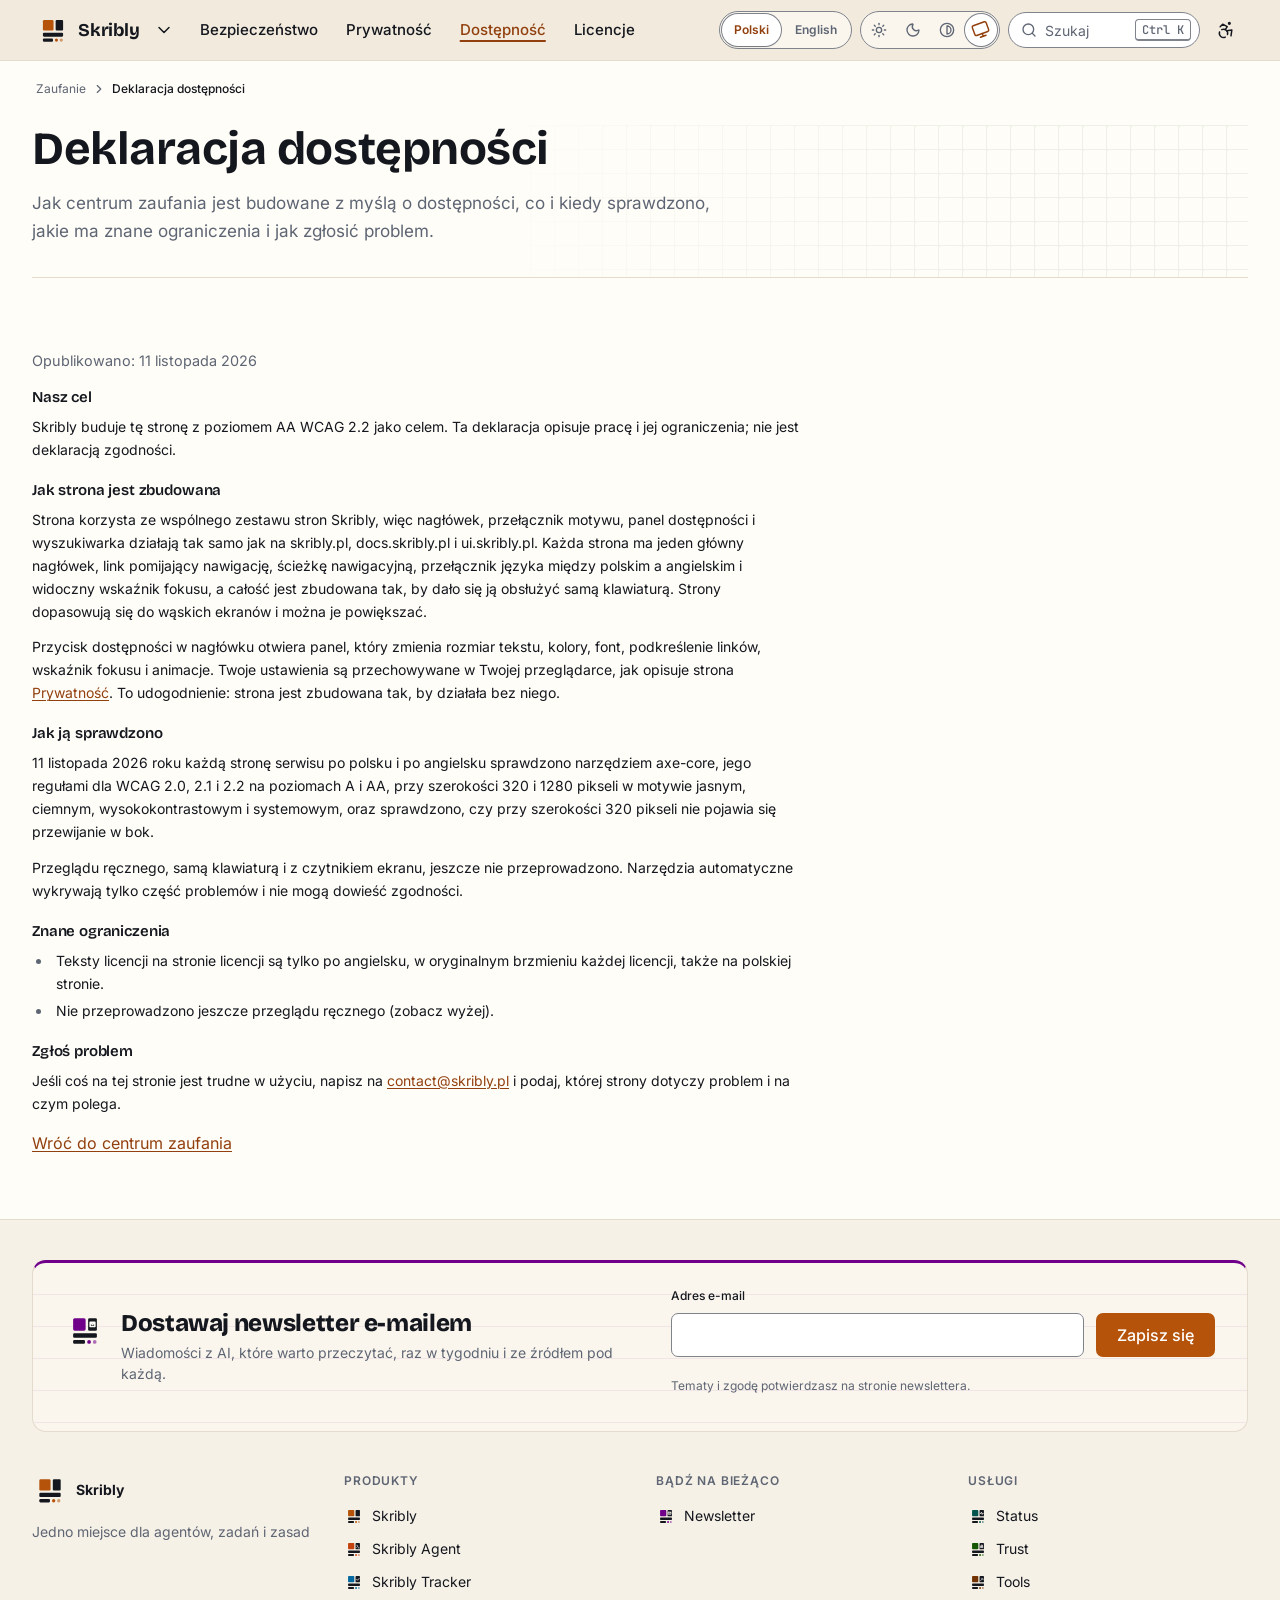
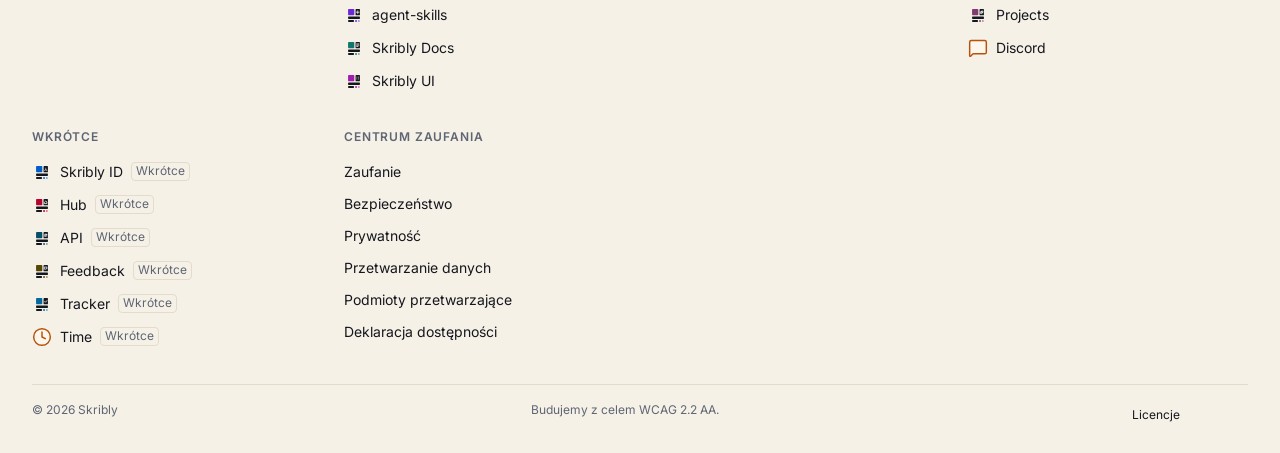
<file: pl/dostepnosc/index.html>
<!DOCTYPE html><html lang="pl" dir="ltr"><head><meta charset="utf-8"><meta name="viewport" content="width=device-width, initial-scale=1"><title>Deklaracja dostępności | Skribly</title><meta name="description" content="Jak centrum zaufania jest budowane z myślą o dostępności, co i kiedy sprawdzono, jakie ma znane ograniczenia i jak zgłosić problem."><link rel="canonical" href="https://trust.skribly.pl/pl/dostepnosc/"><link rel="alternate" hreflang="pl" href="https://trust.skribly.pl/pl/dostepnosc/"><link rel="alternate" hreflang="en" href="https://trust.skribly.pl/accessibility/"><link rel="alternate" hreflang="x-default" href="https://trust.skribly.pl/accessibility/"><script src="/_astro/prepaint.iife.DfruCCWJ.js"></script><meta name="color-scheme" content="light dark"><meta name="theme-color" media="(prefers-color-scheme: light)" content="#fffdf8"><meta name="theme-color" media="(prefers-color-scheme: dark)" content="#111318"><meta name="referrer" content="strict-origin-when-cross-origin"><link rel="preload" href="/_astro/inter-latin-wght-normal.Dx4kXJAl.woff2" as="font" type="font/woff2" crossorigin><link rel="preload" href="/_astro/bricolage-grotesque-latin-wght-normal.DLoelf7F.woff2" as="font" type="font/woff2" crossorigin><link rel="icon" href="/favicon-32.png" sizes="32x32" type="image/png"><link rel="icon" href="/favicon.svg" type="image/svg+xml"><link rel="apple-touch-icon" href="/apple-touch-icon.png"><link rel="manifest" href="/manifest.webmanifest"><meta property="og:type" content="website"><meta property="og:site_name" content="Skribly"><meta property="og:locale" content="pl_PL"><meta property="og:url" content="https://trust.skribly.pl/pl/dostepnosc/"><meta property="og:title" content="Deklaracja dostępności | Skribly"><meta property="og:description" content="Jak centrum zaufania jest budowane z myślą o dostępności, co i kiedy sprawdzono, jakie ma znane ograniczenia i jak zgłosić problem."><meta property="og:image" content="https://trust.skribly.pl/og/pl/dostepnosc/image.png"><meta property="og:image:width" content="1200"><meta property="og:image:height" content="630"><meta property="og:image:alt" content="Deklaracja dostępności | Skribly"><meta name="twitter:card" content="summary_large_image"><meta name="twitter:title" content="Deklaracja dostępności | Skribly"><meta name="twitter:description" content="Jak centrum zaufania jest budowane z myślą o dostępności, co i kiedy sprawdzono, jakie ma znane ograniczenia i jak zgłosić problem."><meta name="twitter:image" content="https://trust.skribly.pl/og/pl/dostepnosc/image.png"><script type="application/ld+json">{"@context":"https://schema.org","@graph":[{"@type":"Organization","@id":"https://skribly.pl/#organization","name":"Skribly","url":"https://skribly.pl/","logo":"https://skribly.pl/img/icons/icon-512.png","sameAs":["https://docs.skribly.pl/","https://ui.skribly.pl/"]},{"@type":"WebSite","@id":"https://trust.skribly.pl/#website","name":"Skribly","url":"https://trust.skribly.pl/","inLanguage":"pl","description":"Jak centrum zaufania jest budowane z myślą o dostępności, co i kiedy sprawdzono, jakie ma znane ograniczenia i jak zgłosić problem.","publisher":{"@id":"https://skribly.pl/#organization"}},{"@type":"WebPage","@id":"https://trust.skribly.pl/pl/dostepnosc/#page","url":"https://trust.skribly.pl/pl/dostepnosc/","name":"Deklaracja dostępności | Skribly","description":"Jak centrum zaufania jest budowane z myślą o dostępności, co i kiedy sprawdzono, jakie ma znane ograniczenia i jak zgłosić problem.","inLanguage":"pl","isPartOf":{"@id":"https://trust.skribly.pl/#website"},"publisher":{"@id":"https://skribly.pl/#organization"}},{"@type":"BreadcrumbList","itemListElement":[{"@type":"ListItem","position":1,"name":"Zaufanie","item":"https://trust.skribly.pl/pl/"},{"@type":"ListItem","position":2,"name":"Deklaracja dostępności","item":"https://trust.skribly.pl/pl/dostepnosc/"}]}]}</script><meta http-equiv="Content-Security-Policy" content="default-src 'none'; connect-src 'self'; script-src 'self' 'wasm-unsafe-eval'; style-src 'self'; img-src 'self' data:; font-src 'self'; manifest-src 'self'; media-src 'self'; base-uri 'none'; form-action https://newsletter.skribly.pl; upgrade-insecure-requests"><link rel="stylesheet" href="/_astro/Page.DNO8GTjF.css"></head><body class="sk-page"><a class="sk-skip-link" href="#content">Przejdź do treści</a><header class="sk-site-header sk-product--skribly" data-sk-header><div class="sk-container sk-container--wide sk-site-header__bar"><div class="sk-site-header__brand"><a class="sk-site-header__home" href="/pl/" aria-label="Skribly, strona główna"><svg class="sk-logo sk-logo--skribly" viewBox="0 0 64 64" width="2.125rem" height="2.125rem" focusable="false" aria-hidden="true"><rect x="13" y="13" width="20" height="20" rx="2.5" fill="var(--sk-accent)"/><rect x="37" y="13" width="14" height="20" rx="2" fill="currentColor"/><rect x="13" y="37" width="38" height="7.5" rx="2" fill="currentColor"/><rect x="13" y="48" width="19" height="6" rx="2" fill="currentColor"/><circle cx="38.5" cy="51" r="3" fill="var(--sk-accent)"/><circle cx="47.5" cy="51" r="3" fill="var(--sk-accent)" opacity="0.55"/></svg><span class="sk-site-header__name">Skribly</span></a><details class="sk-dropdown sk-ecosystem"><summary class="sk-icon-button sk-ecosystem__toggle" aria-label="Przełącz produkt" title="Przełącz produkt"><svg class="sk-icon sk-dropdown__chevron" viewBox="0 0 24 24" focusable="false" data-icon="chevron.down" aria-hidden="true"><path d="m6 9 6 6 6-6"></path></svg></summary><div class="sk-dropdown__panel"><p class="sk-ecosystem__title" id="sk-ecosystem-skribly">Produkty Skribly</p><ul class="sk-ecosystem__list" aria-labelledby="sk-ecosystem-skribly"><li><a class="sk-ecosystem__item sk-product--skribly" href="https://skribly.pl/pl/" aria-current="true" hreflang="pl"><svg class="sk-logo sk-logo--skribly" viewBox="0 0 64 64" width="2.25rem" height="2.25rem" focusable="false" aria-hidden="true"><rect x="13" y="13" width="20" height="20" rx="2.5" fill="var(--sk-accent)"/><rect x="37" y="13" width="14" height="20" rx="2" fill="currentColor"/><rect x="13" y="37" width="38" height="7.5" rx="2" fill="currentColor"/><rect x="13" y="48" width="19" height="6" rx="2" fill="currentColor"/><circle cx="38.5" cy="51" r="3" fill="var(--sk-accent)"/><circle cx="47.5" cy="51" r="3" fill="var(--sk-accent)" opacity="0.55"/></svg><span><strong>Skribly</strong><span>Jedno miejsce dla agentów, zadań i zasad</span></span><span class="sk-ecosystem__here">Tu jesteś</span></a></li><li><a class="sk-ecosystem__item sk-product--agent" href="https://agent.skribly.pl/"><svg class="sk-logo sk-logo--agent" viewBox="0 0 64 64" width="2.25rem" height="2.25rem" focusable="false" aria-hidden="true"><rect x="13" y="13" width="20" height="20" rx="2.5" fill="var(--sk-tool-agent)"/><rect x="37" y="13" width="14" height="20" rx="2" fill="currentColor"/><path d="M40.6 19.4l3.6 3.6-3.6 3.6M45.6 28.4h2.6" fill="none" stroke="var(--sk-bg)" stroke-width="2.4" stroke-linecap="round" stroke-linejoin="round"/><rect x="13" y="37" width="38" height="7.5" rx="2" fill="currentColor"/><rect x="13" y="48" width="19" height="6" rx="2" fill="currentColor"/><circle cx="38.5" cy="51" r="3" fill="var(--sk-tool-agent)"/><circle cx="47.5" cy="51" r="3" fill="var(--sk-tool-agent)" opacity="0.55"/></svg><span><strong>Skribly Agent</strong><span>Tu pracują agenci</span></span></a></li><li><a class="sk-ecosystem__item sk-product--tracker" href="https://skribly.pl/pl/apps/skribly-tracker/" hreflang="pl"><svg class="sk-logo sk-logo--tracker" viewBox="0 0 64 64" width="2.25rem" height="2.25rem" focusable="false" aria-hidden="true"><rect x="13" y="13" width="20" height="20" rx="2.5" fill="var(--sk-tool-tracker)"/><rect x="37" y="13" width="14" height="20" rx="2" fill="currentColor"/><path d="M40.4 23.6l2.8 2.8 4.8-5.4" fill="none" stroke="var(--sk-bg)" stroke-width="2.4" stroke-linecap="round" stroke-linejoin="round"/><rect x="13" y="37" width="38" height="7.5" rx="2" fill="currentColor"/><rect x="13" y="48" width="19" height="6" rx="2" fill="currentColor"/><circle cx="38.5" cy="51" r="3" fill="var(--sk-tool-tracker)"/><circle cx="47.5" cy="51" r="3" fill="var(--sk-tool-tracker)" opacity="0.55"/></svg><span><strong>Skribly Tracker</strong><span>Tu powstają zadania</span></span></a></li><li><a class="sk-ecosystem__item sk-product--skills" href="https://skribly.pl/pl/apps/agent-skills/" hreflang="pl"><svg class="sk-logo sk-logo--skills" viewBox="0 0 64 64" width="2.25rem" height="2.25rem" focusable="false" aria-hidden="true"><rect x="13" y="13" width="20" height="20" rx="2.5" fill="var(--sk-tool-skills)"/><rect x="37" y="13" width="14" height="20" rx="2" fill="currentColor"/><path d="M44 18.6v8.8M39.6 23h8.8" fill="none" stroke="var(--sk-bg)" stroke-width="2.4" stroke-linecap="round" stroke-linejoin="round"/><rect x="13" y="37" width="38" height="7.5" rx="2" fill="currentColor"/><rect x="13" y="48" width="19" height="6" rx="2" fill="currentColor"/><circle cx="38.5" cy="51" r="3" fill="var(--sk-tool-skills)"/><circle cx="47.5" cy="51" r="3" fill="var(--sk-tool-skills)" opacity="0.55"/></svg><span><strong>agent-skills</strong><span>Tu mieszkają zasady</span></span></a></li><li><a class="sk-ecosystem__item sk-product--docs" href="https://docs.skribly.pl/"><svg class="sk-logo sk-logo--docs" viewBox="0 0 64 64" width="2.25rem" height="2.25rem" focusable="false" aria-hidden="true"><rect x="13" y="13" width="20" height="20" rx="2.5" fill="var(--sk-tool-docs)"/><rect x="37" y="13" width="14" height="20" rx="2" fill="currentColor"/><path d="M40.4 19h7.2M40.4 23h7.2M40.4 27h4.4" fill="none" stroke="var(--sk-bg)" stroke-width="2.4" stroke-linecap="round" stroke-linejoin="round"/><rect x="13" y="37" width="38" height="7.5" rx="2" fill="currentColor"/><rect x="13" y="48" width="19" height="6" rx="2" fill="currentColor"/><circle cx="38.5" cy="51" r="3" fill="var(--sk-tool-docs)"/><circle cx="47.5" cy="51" r="3" fill="var(--sk-tool-docs)" opacity="0.55"/></svg><span><strong>Skribly Docs</strong><span>Poradniki i dokumentacja</span></span></a></li><li><a class="sk-ecosystem__item sk-product--ui" href="https://ui.skribly.pl/"><svg class="sk-logo sk-logo--ui" viewBox="0 0 64 64" width="2.25rem" height="2.25rem" focusable="false" aria-hidden="true"><rect x="13" y="13" width="20" height="20" rx="2.5" fill="var(--sk-tool-ui)"/><rect x="37" y="13" width="14" height="20" rx="2" fill="currentColor"/><path d="M41.2 19.6h.01M46.8 19.6h.01M41.2 25.4h.01M46.8 25.4h.01" fill="none" stroke="var(--sk-bg)" stroke-width="2.4" stroke-linecap="round" stroke-linejoin="round"/><rect x="13" y="37" width="38" height="7.5" rx="2" fill="currentColor"/><rect x="13" y="48" width="19" height="6" rx="2" fill="currentColor"/><circle cx="38.5" cy="51" r="3" fill="var(--sk-tool-ui)"/><circle cx="47.5" cy="51" r="3" fill="var(--sk-tool-ui)" opacity="0.55"/></svg><span><strong>Skribly UI</strong><span>Tokeny i komponenty</span></span></a></li></ul><p class="sk-ecosystem__title" id="sk-ecosystem-skribly-channels">Bądź na bieżąco</p><ul class="sk-ecosystem__list" aria-labelledby="sk-ecosystem-skribly-channels"><li><a class="sk-ecosystem__item sk-product--newsletter" href="https://newsletter.skribly.pl/pl/" hreflang="pl"><svg class="sk-logo sk-logo--newsletter" viewBox="0 0 64 64" width="2.25rem" height="2.25rem" focusable="false" aria-hidden="true"><rect x="13" y="13" width="20" height="20" rx="2.5" fill="var(--sk-tool-newsletter)"/><rect x="37" y="13" width="14" height="20" rx="2" fill="currentColor"/><path d="M40.2 19.6h7.6v6.8h-7.6zM40.6 20.2l3.4 2.8 3.4-2.8" fill="none" stroke="var(--sk-bg)" stroke-width="2.4" stroke-linecap="round" stroke-linejoin="round"/><rect x="13" y="37" width="38" height="7.5" rx="2" fill="currentColor"/><rect x="13" y="48" width="19" height="6" rx="2" fill="currentColor"/><circle cx="38.5" cy="51" r="3" fill="var(--sk-tool-newsletter)"/><circle cx="47.5" cy="51" r="3" fill="var(--sk-tool-newsletter)" opacity="0.55"/></svg><span><strong>Skribly Newsletter</strong><span>Wiadomości o AI co tydzień, każda ze źródłem</span></span></a></li></ul><p class="sk-ecosystem__title" id="sk-ecosystem-skribly-services">Usługi</p><ul class="sk-ecosystem__list" aria-labelledby="sk-ecosystem-skribly-services"><li><a class="sk-ecosystem__item sk-product--status" href="https://status.skribly.pl/pl/" hreflang="pl"><svg class="sk-logo sk-logo--status" viewBox="0 0 64 64" width="2.25rem" height="2.25rem" focusable="false" aria-hidden="true"><rect x="13" y="13" width="20" height="20" rx="2.5" fill="var(--sk-tool-status)"/><rect x="37" y="13" width="14" height="20" rx="2" fill="currentColor"/><path d="M39.6 23.6h2.2l1.4-3.6 2.4 6.8 1.4-3.2h1.4" fill="none" stroke="var(--sk-bg)" stroke-width="2.4" stroke-linecap="round" stroke-linejoin="round"/><rect x="13" y="37" width="38" height="7.5" rx="2" fill="currentColor"/><rect x="13" y="48" width="19" height="6" rx="2" fill="currentColor"/><circle cx="38.5" cy="51" r="3" fill="var(--sk-tool-status)"/><circle cx="47.5" cy="51" r="3" fill="var(--sk-tool-status)" opacity="0.55"/></svg><span><strong>Skribly Status</strong><span>Czy każda usługa działa</span></span></a></li><li><a class="sk-ecosystem__item sk-product--trust" href="https://trust.skribly.pl/pl/" hreflang="pl"><svg class="sk-logo sk-logo--trust" viewBox="0 0 64 64" width="2.25rem" height="2.25rem" focusable="false" aria-hidden="true"><rect x="13" y="13" width="20" height="20" rx="2.5" fill="var(--sk-tool-trust)"/><rect x="37" y="13" width="14" height="20" rx="2" fill="currentColor"/><path d="M41.8 22.6v-3h4.4v3M40.8 24.2h6.4v2.8h-6.4z" fill="none" stroke="var(--sk-bg)" stroke-width="2.4" stroke-linecap="round" stroke-linejoin="round"/><rect x="13" y="37" width="38" height="7.5" rx="2" fill="currentColor"/><rect x="13" y="48" width="19" height="6" rx="2" fill="currentColor"/><circle cx="38.5" cy="51" r="3" fill="var(--sk-tool-trust)"/><circle cx="47.5" cy="51" r="3" fill="var(--sk-tool-trust)" opacity="0.55"/></svg><span><strong>Skribly Trust</strong><span>Bezpieczeństwo, prywatność i dostępność</span></span></a></li><li><a class="sk-ecosystem__item sk-product--tools" href="https://tools.skribly.pl/pl/" hreflang="pl"><svg class="sk-logo sk-logo--tools" viewBox="0 0 64 64" width="2.25rem" height="2.25rem" focusable="false" aria-hidden="true"><rect x="13" y="13" width="20" height="20" rx="2.5" fill="var(--sk-tool-tools)"/><rect x="37" y="13" width="14" height="20" rx="2" fill="currentColor"/><path d="M40.8 27.2L46 22M43.8 19.8l4.4 4.4" fill="none" stroke="var(--sk-bg)" stroke-width="2.4" stroke-linecap="round" stroke-linejoin="round"/><rect x="13" y="37" width="38" height="7.5" rx="2" fill="currentColor"/><rect x="13" y="48" width="19" height="6" rx="2" fill="currentColor"/><circle cx="38.5" cy="51" r="3" fill="var(--sk-tool-tools)"/><circle cx="47.5" cy="51" r="3" fill="var(--sk-tool-tools)" opacity="0.55"/></svg><span><strong>Skribly Tools</strong><span>Małe narzędzia w przeglądarce</span></span></a></li><li><a class="sk-ecosystem__item sk-product--projects" href="https://projects.skribly.pl/pl/" hreflang="pl"><svg class="sk-logo sk-logo--projects" viewBox="0 0 64 64" width="2.25rem" height="2.25rem" focusable="false" aria-hidden="true"><rect x="13" y="13" width="20" height="20" rx="2.5" fill="var(--sk-tool-projects)"/><rect x="37" y="13" width="14" height="20" rx="2" fill="currentColor"/><path d="M40.4 21.8h4.8v4.8h-4.8zM43 21.8v-2.6h4.8v4.8h-2.6" fill="none" stroke="var(--sk-bg)" stroke-width="2.4" stroke-linecap="round" stroke-linejoin="round"/><rect x="13" y="37" width="38" height="7.5" rx="2" fill="currentColor"/><rect x="13" y="48" width="19" height="6" rx="2" fill="currentColor"/><circle cx="38.5" cy="51" r="3" fill="var(--sk-tool-projects)"/><circle cx="47.5" cy="51" r="3" fill="var(--sk-tool-projects)" opacity="0.55"/></svg><span><strong>Skribly Projects</strong><span>Każda część i jej postęp</span></span></a></li><li><a class="sk-ecosystem__item sk-product--discord" href="https://dc.skribly.pl/pl/" hreflang="pl"><svg class="sk-icon sk-icon--duo sk-ecosystem__icon" viewBox="0 0 24 24" focusable="false" data-icon="content.comment" aria-hidden="true"><g class="sk-icon__fill"><path d="M22 17a2 2 0 0 1-2 2H6.828a2 2 0 0 0-1.414.586l-2.202 2.202A.71.71 0 0 1 2 21.286V5a2 2 0 0 1 2-2h16a2 2 0 0 1 2 2z"></path></g><path d="M22 17a2 2 0 0 1-2 2H6.828a2 2 0 0 0-1.414.586l-2.202 2.202A.71.71 0 0 1 2 21.286V5a2 2 0 0 1 2-2h16a2 2 0 0 1 2 2z"></path></svg><span><strong>Discord</strong><span>Rozmowy z osobami, które budują Skribly</span></span></a></li></ul></div></details></div><div class="sk-site-header__quick"><button class="sk-search-button sk-site-header__wide" type="button" data-sk-search-open data-sk-needs-js aria-haspopup="dialog" aria-controls="sk-search" aria-keyshortcuts="Control+K /"><svg class="sk-icon" viewBox="0 0 24 24" focusable="false" data-icon="action.search" aria-hidden="true"><g class="sk-icon__fill"><circle cx="11" cy="11" r="8"></circle></g><path d="m21 21-4.34-4.34"></path><circle cx="11" cy="11" r="8"></circle></svg><span>Szukaj</span><kbd class="sk-kbd" aria-hidden="true">Ctrl K</kbd></button><button class="sk-icon-button sk-site-header__narrow" type="button" data-sk-search-open data-sk-needs-js aria-label="Szukaj" aria-haspopup="dialog" aria-controls="sk-search" aria-keyshortcuts="Control+K /"><svg class="sk-icon" viewBox="0 0 24 24" focusable="false" data-icon="action.search" aria-hidden="true"><g class="sk-icon__fill"><circle cx="11" cy="11" r="8"></circle></g><path d="m21 21-4.34-4.34"></path><circle cx="11" cy="11" r="8"></circle></svg></button><button class="sk-icon-button" type="button" data-sk-a11y-open data-sk-needs-js aria-controls="sk-a11y-panel" aria-expanded="false" aria-label="Dostępność" title="Otwórz ustawienia dostępności"><svg class="sk-icon" viewBox="0 0 24 24" focusable="false" data-icon="nav.accessibility" aria-hidden="true"><g class="sk-icon__fill"><circle cx="16" cy="4" r="1"></circle></g><circle cx="16" cy="4" r="1"></circle><path d="m18 19 1-7-6 1"></path><path d="m5 8 3-3 5.5 3-2.36 3.5"></path><path d="M4.24 14.5a5 5 0 0 0 6.88 6"></path><path d="M13.76 17.5a5 5 0 0 0-6.88-6"></path></svg></button><button class="sk-icon-button sk-site-header__menu-toggle" type="button" data-sk-menu-toggle data-sk-needs-js aria-expanded="false" aria-controls="sk-site-drawer-skribly" aria-label="Menu" data-open="Menu" data-close="Zamknij menu"><span class="sk-burger" aria-hidden="true"><span></span><span></span><span></span></span></button></div><div class="sk-site-header__drawer" id="sk-site-drawer-skribly"><nav class="sk-site-nav" aria-label="Główna nawigacja"><ul class="sk-site-nav__list"><li><a class="sk-site-nav__link" href="/pl/bezpieczenstwo/">Bezpieczeństwo</a></li><li><a class="sk-site-nav__link" href="/pl/prywatnosc/">Prywatność</a></li><li><a class="sk-site-nav__link" href="/pl/dostepnosc/" aria-current="page">Dostępność</a></li><li><a class="sk-site-nav__link" href="/pl/licencje/">Licencje</a></li></ul></nav><div class="sk-site-header__tools"><nav class="sk-language-switch" aria-label="Język"><ul><li><span lang="pl" aria-current="true">Polski</span></li><li><a href="/accessibility/" lang="en" hreflang="en">English</a></li></ul></nav><fieldset class="sk-theme-switch" data-sk-theme-switch><legend class="sk-visually-hidden">Motyw</legend><label title="Dzień"><input type="radio" name="sk-theme-go3rv1" value="light"><svg class="sk-icon" viewBox="0 0 24 24" focusable="false" data-icon="theme.light" aria-hidden="true"><g class="sk-icon__fill"><circle cx="12" cy="12" r="4"></circle></g><circle cx="12" cy="12" r="4"></circle><path d="M12 2v2"></path><path d="M12 20v2"></path><path d="m4.93 4.93 1.41 1.41"></path><path d="m17.66 17.66 1.41 1.41"></path><path d="M2 12h2"></path><path d="M20 12h2"></path><path d="m6.34 17.66-1.41 1.41"></path><path d="m19.07 4.93-1.41 1.41"></path></svg><span class="sk-visually-hidden">Dzień</span></label><label title="Noc"><input type="radio" name="sk-theme-go3rv1" value="dark"><svg class="sk-icon" viewBox="0 0 24 24" focusable="false" data-icon="theme.dark" aria-hidden="true"><g class="sk-icon__fill"><path d="M20.985 12.486a9 9 0 1 1-9.473-9.472c.405-.022.617.46.402.803a6 6 0 0 0 8.268 8.268c.344-.215.825-.004.803.401"></path></g><path d="M20.985 12.486a9 9 0 1 1-9.473-9.472c.405-.022.617.46.402.803a6 6 0 0 0 8.268 8.268c.344-.215.825-.004.803.401"></path></svg><span class="sk-visually-hidden">Noc</span></label><label title="Wysoki kontrast"><input type="radio" name="sk-theme-go3rv1" value="contrast"><svg class="sk-icon" viewBox="0 0 24 24" focusable="false" data-icon="theme.contrast" aria-hidden="true"><g class="sk-icon__fill"><circle cx="12" cy="12" r="10"></circle><path d="M12 18a6 6 0 0 0 0-12v12z"></path></g><circle cx="12" cy="12" r="10"></circle><path d="M12 18a6 6 0 0 0 0-12v12z"></path></svg><span class="sk-visually-hidden">Wysoki kontrast</span></label><label title="Jak w systemie"><input type="radio" name="sk-theme-go3rv1" value="system" checked><svg class="sk-icon" viewBox="0 0 24 24" focusable="false" data-icon="theme.system" aria-hidden="true"><g class="sk-icon__fill"><rect rx="2" x="2" y="3" width="20" height="14"></rect></g><rect rx="2" x="2" y="3" width="20" height="14"></rect><line x1="8" y1="21" x2="16" y2="21"></line><line x1="12" y1="17" x2="12" y2="21"></line></svg><span class="sk-visually-hidden">Jak w systemie</span></label></fieldset><script type="module" src="/_astro/ThemeSwitch.astro_astro_type_script_index_0_lang.CFWxGLRv.js"></script></div></div></div></header><script type="module" src="/_astro/SiteHeader.astro_astro_type_script_index_0_lang.C7ESqmu-.js"></script><main class="sk-page__main sk-page__main--wide" id="content" tabindex="-1" data-pagefind-body><nav class="sk-breadcrumbs" aria-label="Jesteś tutaj" data-pagefind-ignore><ol><li><a href="/pl/">Zaufanie</a></li><li><span aria-current="page">Deklaracja dostępności</span></li></ol></nav><div class="site-main" data-pagefind-body><div class="hero-wrap"><header class="sk-hero sk-hero--page sk-pattern sk-pattern--grid sk-product--trust" data-sk-hero="page"><div class="sk-hero__body"><h1 class="sk-hero__title">Deklaracja dostępności</h1><p class="sk-hero__lead">Jak centrum zaufania jest budowane z myślą o dostępności, co i kiedy sprawdzono, jakie ma znane ograniczenia i jak zgłosić problem.</p></div></header></div><article class="page-measure page-section"><header class="entry-head"><p class="entry-dates">Opublikowano: <time datetime="2026-11-11T00:00:00.000Z">11 listopada 2026</time></p></header><div class="sk-prose entry-body"><h2>Nasz cel</h2>
<p>Skribly buduje tę stronę z poziomem AA WCAG 2.2 jako celem. Ta deklaracja opisuje pracę i jej ograniczenia; nie jest deklaracją zgodności.</p>
<h2>Jak strona jest zbudowana</h2>
<p>Strona korzysta ze wspólnego zestawu stron Skribly, więc nagłówek, przełącznik motywu, panel dostępności i wyszukiwarka działają tak samo jak na skribly.pl, docs.skribly.pl i ui.skribly.pl. Każda strona ma jeden główny nagłówek, link pomijający nawigację, ścieżkę nawigacyjną, przełącznik języka między polskim a angielskim i widoczny wskaźnik fokusu, a całość jest zbudowana tak, by dało się ją obsłużyć samą klawiaturą. Strony dopasowują się do wąskich ekranów i można je powiększać.</p>
<p>Przycisk dostępności w nagłówku otwiera panel, który zmienia rozmiar tekstu, kolory, font, podkreślenie linków, wskaźnik fokusu i animacje. Twoje ustawienia są przechowywane w Twojej przeglądarce, jak opisuje strona <a href="/pl/prywatnosc/">Prywatność</a>. To udogodnienie: strona jest zbudowana tak, by działała bez niego.</p>
<h2>Jak ją sprawdzono</h2>
<p>11 listopada 2026 roku każdą stronę serwisu po polsku i po angielsku sprawdzono narzędziem axe-core, jego regułami dla WCAG 2.0, 2.1 i 2.2 na poziomach A i AA, przy szerokości 320 i 1280 pikseli w motywie jasnym, ciemnym, wysokokontrastowym i systemowym, oraz sprawdzono, czy przy szerokości 320 pikseli nie pojawia się przewijanie w bok.</p>
<p>Przeglądu ręcznego, samą klawiaturą i z czytnikiem ekranu, jeszcze nie przeprowadzono. Narzędzia automatyczne wykrywają tylko część problemów i nie mogą dowieść zgodności.</p>
<h2>Znane ograniczenia</h2>
<ul>
<li>Teksty licencji na stronie licencji są tylko po angielsku, w oryginalnym brzmieniu każdej licencji, także na polskiej stronie.</li>
<li>Nie przeprowadzono jeszcze przeglądu ręcznego (zobacz wyżej).</li>
</ul>
<h2>Zgłoś problem</h2>
<p>Jeśli coś na tej stronie jest trudne w użyciu, napisz na <a href="mailto:contact@skribly.pl">contact@skribly.pl</a> i podaj, której strony dotyczy problem i na czym polega.</p></div><p><a class="sk-link" href="/pl/">Wróć do centrum zaufania</a></p></article></div></main><footer class="sk-site-footer sk-product--skribly"><div class="sk-container sk-container--wide"><section aria-labelledby="sk-footer-newsletter-title" class="sk-band sk-band--sunken sk-pattern sk-pattern--ruled sk-product--newsletter sk-newsletter-signup sk-newsletter-signup--footer"><div class="sk-newsletter-signup__text"><svg class="sk-logo sk-logo--newsletter" viewBox="0 0 64 64" width="2.5rem" height="2.5rem" focusable="false" aria-hidden="true"><rect x="13" y="13" width="20" height="20" rx="2.5" fill="var(--sk-tool-newsletter)"/><rect x="37" y="13" width="14" height="20" rx="2" fill="currentColor"/><path d="M40.2 19.6h7.6v6.8h-7.6zM40.6 20.2l3.4 2.8 3.4-2.8" fill="none" stroke="var(--sk-bg)" stroke-width="2.4" stroke-linecap="round" stroke-linejoin="round"/><rect x="13" y="37" width="38" height="7.5" rx="2" fill="currentColor"/><rect x="13" y="48" width="19" height="6" rx="2" fill="currentColor"/><circle cx="38.5" cy="51" r="3" fill="var(--sk-tool-newsletter)"/><circle cx="47.5" cy="51" r="3" fill="var(--sk-tool-newsletter)" opacity="0.55"/></svg><h2 class="sk-newsletter-signup__title" id="sk-footer-newsletter-title">Dostawaj newsletter e-mailem</h2><p class="sk-newsletter-signup__lead">Wiadomości z AI, które warto przeczytać, raz w tygodniu i ze źródłem pod każdą.</p></div><form class="sk-newsletter-signup__form" method="get" action="https://newsletter.skribly.pl/pl/#signup" aria-labelledby="sk-footer-newsletter-title"><label class="sk-label" for="sk-footer-newsletter-email">Adres e-mail</label><div class="sk-newsletter-signup__row"><input class="sk-input sk-newsletter-signup__input" type="email" id="sk-footer-newsletter-email" name="email" autocomplete="email" inputmode="email" spellcheck="false" maxlength="254" required aria-describedby="sk-footer-newsletter-hint"><button class="sk-button" type="submit">Zapisz się</button></div><p class="sk-hint" id="sk-footer-newsletter-hint">Tematy i zgodę potwierdzasz na stronie newslettera.</p></form></section><div class="sk-site-footer__grid"><div class="sk-site-footer__brand"><a href="https://skribly.pl/pl/" aria-label="Skribly, strona główna"><svg class="sk-logo sk-logo--skribly" viewBox="0 0 64 64" width="2.25rem" height="2.25rem" focusable="false" aria-hidden="true"><rect x="13" y="13" width="20" height="20" rx="2.5" fill="var(--sk-accent)"/><rect x="37" y="13" width="14" height="20" rx="2" fill="currentColor"/><rect x="13" y="37" width="38" height="7.5" rx="2" fill="currentColor"/><rect x="13" y="48" width="19" height="6" rx="2" fill="currentColor"/><circle cx="38.5" cy="51" r="3" fill="var(--sk-accent)"/><circle cx="47.5" cy="51" r="3" fill="var(--sk-accent)" opacity="0.55"/></svg><strong>Skribly</strong></a><p>Jedno miejsce dla agentów, zadań i zasad</p></div><nav aria-labelledby="sk-footer-products-skribly"><h2 id="sk-footer-products-skribly">Produkty</h2><ul><li><a href="https://skribly.pl/pl/" aria-current="true"><svg class="sk-logo sk-logo--skribly" viewBox="0 0 64 64" width="1.25rem" height="1.25rem" focusable="false" aria-hidden="true"><rect x="13" y="13" width="20" height="20" rx="2.5" fill="var(--sk-accent)"/><rect x="37" y="13" width="14" height="20" rx="2" fill="currentColor"/><rect x="13" y="37" width="38" height="7.5" rx="2" fill="currentColor"/><rect x="13" y="48" width="19" height="6" rx="2" fill="currentColor"/><circle cx="38.5" cy="51" r="3" fill="var(--sk-accent)"/><circle cx="47.5" cy="51" r="3" fill="var(--sk-accent)" opacity="0.55"/></svg>Skribly</a></li><li><a href="https://agent.skribly.pl/"><svg class="sk-logo sk-logo--agent" viewBox="0 0 64 64" width="1.25rem" height="1.25rem" focusable="false" aria-hidden="true"><rect x="13" y="13" width="20" height="20" rx="2.5" fill="var(--sk-tool-agent)"/><rect x="37" y="13" width="14" height="20" rx="2" fill="currentColor"/><path d="M40.6 19.4l3.6 3.6-3.6 3.6M45.6 28.4h2.6" fill="none" stroke="var(--sk-bg)" stroke-width="2.4" stroke-linecap="round" stroke-linejoin="round"/><rect x="13" y="37" width="38" height="7.5" rx="2" fill="currentColor"/><rect x="13" y="48" width="19" height="6" rx="2" fill="currentColor"/><circle cx="38.5" cy="51" r="3" fill="var(--sk-tool-agent)"/><circle cx="47.5" cy="51" r="3" fill="var(--sk-tool-agent)" opacity="0.55"/></svg>Skribly Agent</a></li><li><a href="https://skribly.pl/pl/apps/skribly-tracker/"><svg class="sk-logo sk-logo--tracker" viewBox="0 0 64 64" width="1.25rem" height="1.25rem" focusable="false" aria-hidden="true"><rect x="13" y="13" width="20" height="20" rx="2.5" fill="var(--sk-tool-tracker)"/><rect x="37" y="13" width="14" height="20" rx="2" fill="currentColor"/><path d="M40.4 23.6l2.8 2.8 4.8-5.4" fill="none" stroke="var(--sk-bg)" stroke-width="2.4" stroke-linecap="round" stroke-linejoin="round"/><rect x="13" y="37" width="38" height="7.5" rx="2" fill="currentColor"/><rect x="13" y="48" width="19" height="6" rx="2" fill="currentColor"/><circle cx="38.5" cy="51" r="3" fill="var(--sk-tool-tracker)"/><circle cx="47.5" cy="51" r="3" fill="var(--sk-tool-tracker)" opacity="0.55"/></svg>Skribly Tracker</a></li><li><a href="https://skribly.pl/pl/apps/agent-skills/"><svg class="sk-logo sk-logo--skills" viewBox="0 0 64 64" width="1.25rem" height="1.25rem" focusable="false" aria-hidden="true"><rect x="13" y="13" width="20" height="20" rx="2.5" fill="var(--sk-tool-skills)"/><rect x="37" y="13" width="14" height="20" rx="2" fill="currentColor"/><path d="M44 18.6v8.8M39.6 23h8.8" fill="none" stroke="var(--sk-bg)" stroke-width="2.4" stroke-linecap="round" stroke-linejoin="round"/><rect x="13" y="37" width="38" height="7.5" rx="2" fill="currentColor"/><rect x="13" y="48" width="19" height="6" rx="2" fill="currentColor"/><circle cx="38.5" cy="51" r="3" fill="var(--sk-tool-skills)"/><circle cx="47.5" cy="51" r="3" fill="var(--sk-tool-skills)" opacity="0.55"/></svg>agent-skills</a></li><li><a href="https://docs.skribly.pl/"><svg class="sk-logo sk-logo--docs" viewBox="0 0 64 64" width="1.25rem" height="1.25rem" focusable="false" aria-hidden="true"><rect x="13" y="13" width="20" height="20" rx="2.5" fill="var(--sk-tool-docs)"/><rect x="37" y="13" width="14" height="20" rx="2" fill="currentColor"/><path d="M40.4 19h7.2M40.4 23h7.2M40.4 27h4.4" fill="none" stroke="var(--sk-bg)" stroke-width="2.4" stroke-linecap="round" stroke-linejoin="round"/><rect x="13" y="37" width="38" height="7.5" rx="2" fill="currentColor"/><rect x="13" y="48" width="19" height="6" rx="2" fill="currentColor"/><circle cx="38.5" cy="51" r="3" fill="var(--sk-tool-docs)"/><circle cx="47.5" cy="51" r="3" fill="var(--sk-tool-docs)" opacity="0.55"/></svg>Skribly Docs</a></li><li><a href="https://ui.skribly.pl/"><svg class="sk-logo sk-logo--ui" viewBox="0 0 64 64" width="1.25rem" height="1.25rem" focusable="false" aria-hidden="true"><rect x="13" y="13" width="20" height="20" rx="2.5" fill="var(--sk-tool-ui)"/><rect x="37" y="13" width="14" height="20" rx="2" fill="currentColor"/><path d="M41.2 19.6h.01M46.8 19.6h.01M41.2 25.4h.01M46.8 25.4h.01" fill="none" stroke="var(--sk-bg)" stroke-width="2.4" stroke-linecap="round" stroke-linejoin="round"/><rect x="13" y="37" width="38" height="7.5" rx="2" fill="currentColor"/><rect x="13" y="48" width="19" height="6" rx="2" fill="currentColor"/><circle cx="38.5" cy="51" r="3" fill="var(--sk-tool-ui)"/><circle cx="47.5" cy="51" r="3" fill="var(--sk-tool-ui)" opacity="0.55"/></svg>Skribly UI</a></li></ul></nav><nav aria-labelledby="sk-footer-channels-skribly"><h2 id="sk-footer-channels-skribly">Bądź na bieżąco</h2><ul><li><a href="https://newsletter.skribly.pl/pl/" hreflang="pl"><svg class="sk-logo sk-logo--newsletter" viewBox="0 0 64 64" width="1.25rem" height="1.25rem" focusable="false" aria-hidden="true"><rect x="13" y="13" width="20" height="20" rx="2.5" fill="var(--sk-tool-newsletter)"/><rect x="37" y="13" width="14" height="20" rx="2" fill="currentColor"/><path d="M40.2 19.6h7.6v6.8h-7.6zM40.6 20.2l3.4 2.8 3.4-2.8" fill="none" stroke="var(--sk-bg)" stroke-width="2.4" stroke-linecap="round" stroke-linejoin="round"/><rect x="13" y="37" width="38" height="7.5" rx="2" fill="currentColor"/><rect x="13" y="48" width="19" height="6" rx="2" fill="currentColor"/><circle cx="38.5" cy="51" r="3" fill="var(--sk-tool-newsletter)"/><circle cx="47.5" cy="51" r="3" fill="var(--sk-tool-newsletter)" opacity="0.55"/></svg>Newsletter</a></li></ul></nav><nav aria-labelledby="sk-footer-services-skribly"><h2 id="sk-footer-services-skribly">Usługi</h2><ul><li><a href="https://status.skribly.pl/pl/" hreflang="pl"><svg class="sk-logo sk-logo--status" viewBox="0 0 64 64" width="1.25rem" height="1.25rem" focusable="false" aria-hidden="true"><rect x="13" y="13" width="20" height="20" rx="2.5" fill="var(--sk-tool-status)"/><rect x="37" y="13" width="14" height="20" rx="2" fill="currentColor"/><path d="M39.6 23.6h2.2l1.4-3.6 2.4 6.8 1.4-3.2h1.4" fill="none" stroke="var(--sk-bg)" stroke-width="2.4" stroke-linecap="round" stroke-linejoin="round"/><rect x="13" y="37" width="38" height="7.5" rx="2" fill="currentColor"/><rect x="13" y="48" width="19" height="6" rx="2" fill="currentColor"/><circle cx="38.5" cy="51" r="3" fill="var(--sk-tool-status)"/><circle cx="47.5" cy="51" r="3" fill="var(--sk-tool-status)" opacity="0.55"/></svg>Status</a></li><li><a href="https://trust.skribly.pl/pl/" hreflang="pl"><svg class="sk-logo sk-logo--trust" viewBox="0 0 64 64" width="1.25rem" height="1.25rem" focusable="false" aria-hidden="true"><rect x="13" y="13" width="20" height="20" rx="2.5" fill="var(--sk-tool-trust)"/><rect x="37" y="13" width="14" height="20" rx="2" fill="currentColor"/><path d="M41.8 22.6v-3h4.4v3M40.8 24.2h6.4v2.8h-6.4z" fill="none" stroke="var(--sk-bg)" stroke-width="2.4" stroke-linecap="round" stroke-linejoin="round"/><rect x="13" y="37" width="38" height="7.5" rx="2" fill="currentColor"/><rect x="13" y="48" width="19" height="6" rx="2" fill="currentColor"/><circle cx="38.5" cy="51" r="3" fill="var(--sk-tool-trust)"/><circle cx="47.5" cy="51" r="3" fill="var(--sk-tool-trust)" opacity="0.55"/></svg>Trust</a></li><li><a href="https://tools.skribly.pl/pl/" hreflang="pl"><svg class="sk-logo sk-logo--tools" viewBox="0 0 64 64" width="1.25rem" height="1.25rem" focusable="false" aria-hidden="true"><rect x="13" y="13" width="20" height="20" rx="2.5" fill="var(--sk-tool-tools)"/><rect x="37" y="13" width="14" height="20" rx="2" fill="currentColor"/><path d="M40.8 27.2L46 22M43.8 19.8l4.4 4.4" fill="none" stroke="var(--sk-bg)" stroke-width="2.4" stroke-linecap="round" stroke-linejoin="round"/><rect x="13" y="37" width="38" height="7.5" rx="2" fill="currentColor"/><rect x="13" y="48" width="19" height="6" rx="2" fill="currentColor"/><circle cx="38.5" cy="51" r="3" fill="var(--sk-tool-tools)"/><circle cx="47.5" cy="51" r="3" fill="var(--sk-tool-tools)" opacity="0.55"/></svg>Tools</a></li><li><a href="https://projects.skribly.pl/pl/" hreflang="pl"><svg class="sk-logo sk-logo--projects" viewBox="0 0 64 64" width="1.25rem" height="1.25rem" focusable="false" aria-hidden="true"><rect x="13" y="13" width="20" height="20" rx="2.5" fill="var(--sk-tool-projects)"/><rect x="37" y="13" width="14" height="20" rx="2" fill="currentColor"/><path d="M40.4 21.8h4.8v4.8h-4.8zM43 21.8v-2.6h4.8v4.8h-2.6" fill="none" stroke="var(--sk-bg)" stroke-width="2.4" stroke-linecap="round" stroke-linejoin="round"/><rect x="13" y="37" width="38" height="7.5" rx="2" fill="currentColor"/><rect x="13" y="48" width="19" height="6" rx="2" fill="currentColor"/><circle cx="38.5" cy="51" r="3" fill="var(--sk-tool-projects)"/><circle cx="47.5" cy="51" r="3" fill="var(--sk-tool-projects)" opacity="0.55"/></svg>Projects</a></li><li><a href="https://dc.skribly.pl/pl/" hreflang="pl"><svg class="sk-icon sk-icon--duo sk-site-footer__icon" viewBox="0 0 24 24" focusable="false" data-icon="content.comment" aria-hidden="true"><g class="sk-icon__fill"><path d="M22 17a2 2 0 0 1-2 2H6.828a2 2 0 0 0-1.414.586l-2.202 2.202A.71.71 0 0 1 2 21.286V5a2 2 0 0 1 2-2h16a2 2 0 0 1 2 2z"></path></g><path d="M22 17a2 2 0 0 1-2 2H6.828a2 2 0 0 0-1.414.586l-2.202 2.202A.71.71 0 0 1 2 21.286V5a2 2 0 0 1 2-2h16a2 2 0 0 1 2 2z"></path></svg>Discord</a></li></ul></nav><nav aria-labelledby="sk-footer-soon-skribly"><h2 id="sk-footer-soon-skribly">Wkrótce</h2><ul><li><a href="https://id.skribly.pl/pl/" hreflang="pl"><svg class="sk-logo sk-logo--id" viewBox="0 0 64 64" width="1.25rem" height="1.25rem" focusable="false" aria-hidden="true"><rect x="13" y="13" width="20" height="20" rx="2.5" fill="var(--sk-tool-id)"/><rect x="37" y="13" width="14" height="20" rx="2" fill="currentColor"/><path d="M44 20.2h.01M40.8 27.2l1.4-2.6h3.6l1.4 2.6" fill="none" stroke="var(--sk-bg)" stroke-width="2.4" stroke-linecap="round" stroke-linejoin="round"/><rect x="13" y="37" width="38" height="7.5" rx="2" fill="currentColor"/><rect x="13" y="48" width="19" height="6" rx="2" fill="currentColor"/><circle cx="38.5" cy="51" r="3" fill="var(--sk-tool-id)"/><circle cx="47.5" cy="51" r="3" fill="var(--sk-tool-id)" opacity="0.55"/></svg>Skribly ID <span class="sk-site-footer__soon">Wkrótce</span></a></li><li><a href="https://hub.skribly.pl/pl/" hreflang="pl"><svg class="sk-logo sk-logo--hub" viewBox="0 0 64 64" width="1.25rem" height="1.25rem" focusable="false" aria-hidden="true"><rect x="13" y="13" width="20" height="20" rx="2.5" fill="var(--sk-tool-hub)"/><rect x="37" y="13" width="14" height="20" rx="2" fill="currentColor"/><path d="M40.4 22.6l3.6-3.6 3.6 3.6v4.8h-7.2z" fill="none" stroke="var(--sk-bg)" stroke-width="2.4" stroke-linecap="round" stroke-linejoin="round"/><rect x="13" y="37" width="38" height="7.5" rx="2" fill="currentColor"/><rect x="13" y="48" width="19" height="6" rx="2" fill="currentColor"/><circle cx="38.5" cy="51" r="3" fill="var(--sk-tool-hub)"/><circle cx="47.5" cy="51" r="3" fill="var(--sk-tool-hub)" opacity="0.55"/></svg>Hub <span class="sk-site-footer__soon">Wkrótce</span></a></li><li><a href="https://api.skribly.pl/pl/" hreflang="pl"><svg class="sk-logo sk-logo--api" viewBox="0 0 64 64" width="1.25rem" height="1.25rem" focusable="false" aria-hidden="true"><rect x="13" y="13" width="20" height="20" rx="2.5" fill="var(--sk-tool-api)"/><rect x="37" y="13" width="14" height="20" rx="2" fill="currentColor"/><path d="M40.4 20.6h7.2M45.6 18.6l2 2-2 2M47.6 25.4h-7.2M42.4 23.4l-2 2 2 2" fill="none" stroke="var(--sk-bg)" stroke-width="2.4" stroke-linecap="round" stroke-linejoin="round"/><rect x="13" y="37" width="38" height="7.5" rx="2" fill="currentColor"/><rect x="13" y="48" width="19" height="6" rx="2" fill="currentColor"/><circle cx="38.5" cy="51" r="3" fill="var(--sk-tool-api)"/><circle cx="47.5" cy="51" r="3" fill="var(--sk-tool-api)" opacity="0.55"/></svg>API <span class="sk-site-footer__soon">Wkrótce</span></a></li><li><a href="https://feedback.skribly.pl/pl/" hreflang="pl"><svg class="sk-logo sk-logo--feedback" viewBox="0 0 64 64" width="1.25rem" height="1.25rem" focusable="false" aria-hidden="true"><rect x="13" y="13" width="20" height="20" rx="2.5" fill="var(--sk-tool-feedback)"/><rect x="37" y="13" width="14" height="20" rx="2" fill="currentColor"/><path d="M40.4 19.2h7.2v5.6h-3.2l-2.6 2.6v-2.6h-1.4z" fill="none" stroke="var(--sk-bg)" stroke-width="2.4" stroke-linecap="round" stroke-linejoin="round"/><rect x="13" y="37" width="38" height="7.5" rx="2" fill="currentColor"/><rect x="13" y="48" width="19" height="6" rx="2" fill="currentColor"/><circle cx="38.5" cy="51" r="3" fill="var(--sk-tool-feedback)"/><circle cx="47.5" cy="51" r="3" fill="var(--sk-tool-feedback)" opacity="0.55"/></svg>Feedback <span class="sk-site-footer__soon">Wkrótce</span></a></li><li><a href="https://tracker.skribly.pl/pl/" hreflang="pl"><svg class="sk-logo sk-logo--tracker" viewBox="0 0 64 64" width="1.25rem" height="1.25rem" focusable="false" aria-hidden="true"><rect x="13" y="13" width="20" height="20" rx="2.5" fill="var(--sk-tool-tracker)"/><rect x="37" y="13" width="14" height="20" rx="2" fill="currentColor"/><path d="M40.4 23.6l2.8 2.8 4.8-5.4" fill="none" stroke="var(--sk-bg)" stroke-width="2.4" stroke-linecap="round" stroke-linejoin="round"/><rect x="13" y="37" width="38" height="7.5" rx="2" fill="currentColor"/><rect x="13" y="48" width="19" height="6" rx="2" fill="currentColor"/><circle cx="38.5" cy="51" r="3" fill="var(--sk-tool-tracker)"/><circle cx="47.5" cy="51" r="3" fill="var(--sk-tool-tracker)" opacity="0.55"/></svg>Tracker <span class="sk-site-footer__soon">Wkrótce</span></a></li><li><a href="https://time.skribly.pl/pl/" hreflang="pl"><svg class="sk-icon sk-icon--duo sk-site-footer__icon" viewBox="0 0 24 24" focusable="false" data-icon="time.clock" aria-hidden="true"><g class="sk-icon__fill"><circle cx="12" cy="12" r="10"></circle></g><circle cx="12" cy="12" r="10"></circle><path d="M12 6v6l4 2"></path></svg>Time <span class="sk-site-footer__soon">Wkrótce</span></a></li></ul></nav><nav aria-labelledby="sk-footer-skribly-0"><h2 id="sk-footer-skribly-0">Centrum zaufania</h2><ul><li><a href="/pl/">Zaufanie</a></li><li><a href="/pl/bezpieczenstwo/">Bezpieczeństwo</a></li><li><a href="/pl/prywatnosc/">Prywatność</a></li><li><a href="/pl/przetwarzanie-danych/">Przetwarzanie danych</a></li><li><a href="/pl/podmioty-przetwarzajace/">Podmioty przetwarzające</a></li><li><a href="/pl/dostepnosc/">Deklaracja dostępności</a></li></ul></nav></div><div class="sk-site-footer__bottom"><p>© 2026 Skribly</p><p>Budujemy z celem WCAG 2.2 AA.</p><p><a href="/pl/licencje/">Licencje</a></p></div></div></footer><section class="sk-a11y" id="sk-a11y-panel" aria-labelledby="sk-a11y-title" hidden data-sk-a11y-panel><div class="sk-a11y__head"><h2 class="sk-a11y__title" id="sk-a11y-title" tabindex="-1" data-sk-a11y-title>Dostępność</h2><button class="sk-icon-button" type="button" data-sk-a11y-close aria-label="Zamknij ustawienia dostępności"><svg class="sk-icon" viewBox="0 0 24 24" focusable="false" data-icon="action.close" aria-hidden="true"><path d="M18 6 6 18"></path><path d="m6 6 12 12"></path></svg></button></div><p class="sk-a11y__note">Te ustawienia zostają na tym urządzeniu i działają na każdej stronie Skribly.</p><p class="sk-a11y__label" id="sk-a11y-size-label">Rozmiar tekstu</p><div class="sk-a11y__size" role="group" aria-labelledby="sk-a11y-size-label"><button class="sk-a11y__step" type="button" data-sk-a11y-step="-1" aria-label="Mniejszy tekst">A−</button><output class="sk-a11y__value" data-sk-a11y-size aria-live="polite">100%</output><button class="sk-a11y__step" type="button" data-sk-a11y-step="1" aria-label="Większy tekst">A+</button></div><p class="sk-a11y__label" id="sk-a11y-display">Wyświetlanie</p><div class="sk-a11y__grid" role="group" aria-labelledby="sk-a11y-display"><button class="sk-a11y__option" type="button" data-sk-a11y-option="grayscale" aria-pressed="false">Skala szarości</button><button class="sk-a11y__option" type="button" data-sk-a11y-option="contrast" aria-pressed="false">Wysoki kontrast</button><button class="sk-a11y__option" type="button" data-sk-a11y-option="invert" aria-pressed="false">Odwrócone kolory</button><button class="sk-a11y__option" type="button" data-sk-a11y-option="light" aria-pressed="false">Jasne tło</button></div><p class="sk-a11y__label" id="sk-a11y-reading">Czytanie</p><div class="sk-a11y__grid" role="group" aria-labelledby="sk-a11y-reading"><button class="sk-a11y__option" type="button" data-sk-a11y-option="links" aria-pressed="false">Podkreśl linki</button><button class="sk-a11y__option" type="button" data-sk-a11y-option="font" aria-pressed="false">Czytelna czcionka</button><button class="sk-a11y__option" type="button" data-sk-a11y-option="motion" aria-pressed="false">Zatrzymaj animacje</button><button class="sk-a11y__option" type="button" data-sk-a11y-option="focus" aria-pressed="false">Wyraźny fokus</button></div><button class="sk-a11y__reset" type="button" data-sk-a11y-reset>Przywróć ustawienia</button></section><script type="module" src="/_astro/AccessibilityPanel.astro_astro_type_script_index_0_lang.DPpuBYC_.js"></script><button class="sk-icon-button sk-back-to-top" type="button" data-sk-back-to-top data-sk-needs-js aria-label="Wróć na górę" title="Wróć na górę"><svg class="sk-icon" viewBox="0 0 24 24" focusable="false" data-icon="arrow.up" aria-hidden="true"><path d="m5 12 7-7 7 7"></path><path d="M12 19V5"></path></svg></button><script type="module" src="/_astro/BackToTop.astro_astro_type_script_index_0_lang.RMRvh-Dh.js"></script><script type="module" src="/_astro/SwipeRows.astro_astro_type_script_index_0_lang.BkJYorMU.js"></script><script type="module" src="/_astro/TableScroll.astro_astro_type_script_index_0_lang.Cq6gMylq.js"></script><script type="module" src="/_astro/Lightbox.astro_astro_type_script_index_0_lang.BR4-BFJL.js"></script><dialog class="sk-search" id="sk-search" aria-labelledby="sk-search-title" data-sk-search data-pagefind="/pagefind/pagefind.js" data-search-loading="Szukam…" data-search-empty="Nic nie znaleziono. Spróbuj innego słowa." data-search-offline="Wyszukiwarka działa na opublikowanej stronie, gdy build zbuduje indeks." data-search-one="wynik" data-search-few="wyniki" data-search-many="wyników"><h2 class="sk-visually-hidden" id="sk-search-title">Szukaj na stronie</h2><div class="sk-search__head"><svg class="sk-icon" viewBox="0 0 24 24" focusable="false" data-icon="action.search" aria-hidden="true"><g class="sk-icon__fill"><circle cx="11" cy="11" r="8"></circle></g><path d="m21 21-4.34-4.34"></path><circle cx="11" cy="11" r="8"></circle></svg><input class="sk-search__input" type="search" data-sk-search-input aria-label="Szukaj na stronie" aria-describedby="sk-search-hint" placeholder="Szukaj stron i sekcji" autocomplete="off" spellcheck="false" enterkeyhint="search"><button class="sk-icon-button" type="button" data-sk-search-close aria-label="Zamknij"><svg class="sk-icon" viewBox="0 0 24 24" focusable="false" data-icon="action.close" aria-hidden="true"><path d="M18 6 6 18"></path><path d="m6 6 12 12"></path></svg></button></div><div class="sk-search__body"><p class="sk-search__status" role="status" data-sk-search-status></p><ul class="sk-search__list" aria-label="Wyniki wyszukiwania" data-sk-search-results></ul></div><p class="sk-search__foot" id="sk-search-hint">Strzałki przenoszą między wynikami, Enter otwiera, Esc zamyka. <kbd class="sk-kbd">Ctrl K</kbd> <kbd class="sk-kbd">/</kbd></p></dialog><script type="module" src="/_astro/SearchDialog.astro_astro_type_script_index_0_lang.DG58a4iB.js"></script></body></html>
</file>
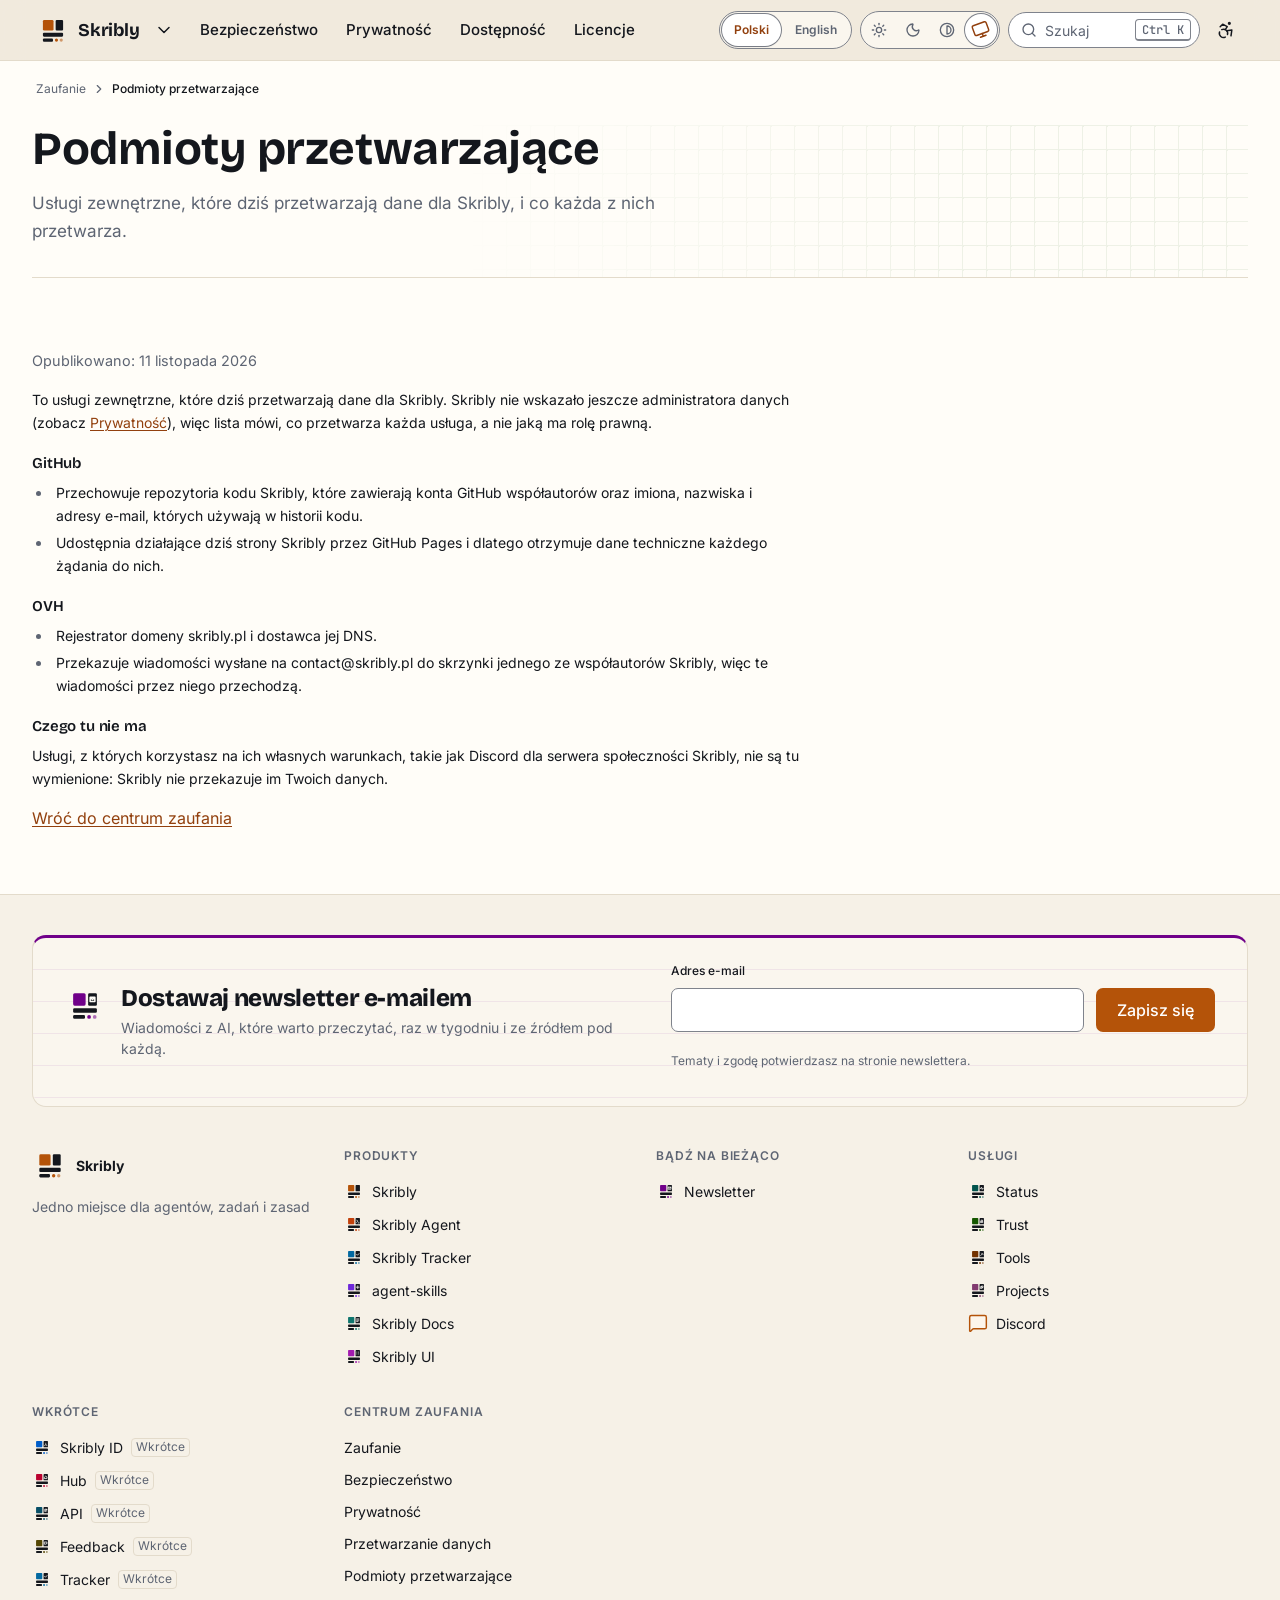
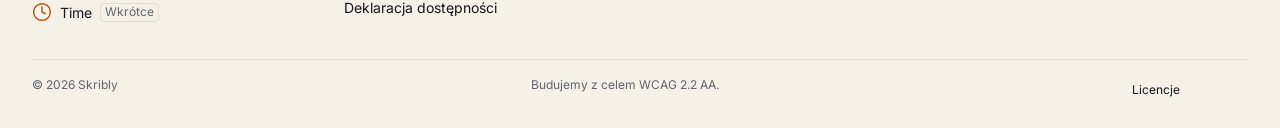
<file: pl/podmioty-przetwarzajace/index.html>
<!DOCTYPE html><html lang="pl" dir="ltr"><head><meta charset="utf-8"><meta name="viewport" content="width=device-width, initial-scale=1"><title>Podmioty przetwarzające | Skribly</title><meta name="description" content="Usługi zewnętrzne, które dziś przetwarzają dane dla Skribly, i co każda z nich przetwarza."><link rel="canonical" href="https://trust.skribly.pl/pl/podmioty-przetwarzajace/"><link rel="alternate" hreflang="pl" href="https://trust.skribly.pl/pl/podmioty-przetwarzajace/"><link rel="alternate" hreflang="en" href="https://trust.skribly.pl/subprocessors/"><link rel="alternate" hreflang="x-default" href="https://trust.skribly.pl/subprocessors/"><script src="/_astro/prepaint.iife.DfruCCWJ.js"></script><meta name="color-scheme" content="light dark"><meta name="theme-color" media="(prefers-color-scheme: light)" content="#fffdf8"><meta name="theme-color" media="(prefers-color-scheme: dark)" content="#111318"><meta name="referrer" content="strict-origin-when-cross-origin"><link rel="preload" href="/_astro/inter-latin-wght-normal.Dx4kXJAl.woff2" as="font" type="font/woff2" crossorigin><link rel="preload" href="/_astro/bricolage-grotesque-latin-wght-normal.DLoelf7F.woff2" as="font" type="font/woff2" crossorigin><link rel="icon" href="/favicon-32.png" sizes="32x32" type="image/png"><link rel="icon" href="/favicon.svg" type="image/svg+xml"><link rel="apple-touch-icon" href="/apple-touch-icon.png"><link rel="manifest" href="/manifest.webmanifest"><meta property="og:type" content="website"><meta property="og:site_name" content="Skribly"><meta property="og:locale" content="pl_PL"><meta property="og:url" content="https://trust.skribly.pl/pl/podmioty-przetwarzajace/"><meta property="og:title" content="Podmioty przetwarzające | Skribly"><meta property="og:description" content="Usługi zewnętrzne, które dziś przetwarzają dane dla Skribly, i co każda z nich przetwarza."><meta property="og:image" content="https://trust.skribly.pl/og/pl/podmioty-przetwarzajace/image.png"><meta property="og:image:width" content="1200"><meta property="og:image:height" content="630"><meta property="og:image:alt" content="Podmioty przetwarzające | Skribly"><meta name="twitter:card" content="summary_large_image"><meta name="twitter:title" content="Podmioty przetwarzające | Skribly"><meta name="twitter:description" content="Usługi zewnętrzne, które dziś przetwarzają dane dla Skribly, i co każda z nich przetwarza."><meta name="twitter:image" content="https://trust.skribly.pl/og/pl/podmioty-przetwarzajace/image.png"><script type="application/ld+json">{"@context":"https://schema.org","@graph":[{"@type":"Organization","@id":"https://skribly.pl/#organization","name":"Skribly","url":"https://skribly.pl/","logo":"https://skribly.pl/img/icons/icon-512.png","sameAs":["https://docs.skribly.pl/","https://ui.skribly.pl/"]},{"@type":"WebSite","@id":"https://trust.skribly.pl/#website","name":"Skribly","url":"https://trust.skribly.pl/","inLanguage":"pl","description":"Usługi zewnętrzne, które dziś przetwarzają dane dla Skribly, i co każda z nich przetwarza.","publisher":{"@id":"https://skribly.pl/#organization"}},{"@type":"WebPage","@id":"https://trust.skribly.pl/pl/podmioty-przetwarzajace/#page","url":"https://trust.skribly.pl/pl/podmioty-przetwarzajace/","name":"Podmioty przetwarzające | Skribly","description":"Usługi zewnętrzne, które dziś przetwarzają dane dla Skribly, i co każda z nich przetwarza.","inLanguage":"pl","isPartOf":{"@id":"https://trust.skribly.pl/#website"},"publisher":{"@id":"https://skribly.pl/#organization"}},{"@type":"BreadcrumbList","itemListElement":[{"@type":"ListItem","position":1,"name":"Zaufanie","item":"https://trust.skribly.pl/pl/"},{"@type":"ListItem","position":2,"name":"Podmioty przetwarzające","item":"https://trust.skribly.pl/pl/podmioty-przetwarzajace/"}]}]}</script><meta http-equiv="Content-Security-Policy" content="default-src 'none'; connect-src 'self'; script-src 'self' 'wasm-unsafe-eval'; style-src 'self'; img-src 'self' data:; font-src 'self'; manifest-src 'self'; media-src 'self'; base-uri 'none'; form-action https://newsletter.skribly.pl; upgrade-insecure-requests"><link rel="stylesheet" href="/_astro/Page.DNO8GTjF.css"></head><body class="sk-page"><a class="sk-skip-link" href="#content">Przejdź do treści</a><header class="sk-site-header sk-product--skribly" data-sk-header><div class="sk-container sk-container--wide sk-site-header__bar"><div class="sk-site-header__brand"><a class="sk-site-header__home" href="/pl/" aria-label="Skribly, strona główna"><svg class="sk-logo sk-logo--skribly" viewBox="0 0 64 64" width="2.125rem" height="2.125rem" focusable="false" aria-hidden="true"><rect x="13" y="13" width="20" height="20" rx="2.5" fill="var(--sk-accent)"/><rect x="37" y="13" width="14" height="20" rx="2" fill="currentColor"/><rect x="13" y="37" width="38" height="7.5" rx="2" fill="currentColor"/><rect x="13" y="48" width="19" height="6" rx="2" fill="currentColor"/><circle cx="38.5" cy="51" r="3" fill="var(--sk-accent)"/><circle cx="47.5" cy="51" r="3" fill="var(--sk-accent)" opacity="0.55"/></svg><span class="sk-site-header__name">Skribly</span></a><details class="sk-dropdown sk-ecosystem"><summary class="sk-icon-button sk-ecosystem__toggle" aria-label="Przełącz produkt" title="Przełącz produkt"><svg class="sk-icon sk-dropdown__chevron" viewBox="0 0 24 24" focusable="false" data-icon="chevron.down" aria-hidden="true"><path d="m6 9 6 6 6-6"></path></svg></summary><div class="sk-dropdown__panel"><p class="sk-ecosystem__title" id="sk-ecosystem-skribly">Produkty Skribly</p><ul class="sk-ecosystem__list" aria-labelledby="sk-ecosystem-skribly"><li><a class="sk-ecosystem__item sk-product--skribly" href="https://skribly.pl/pl/" aria-current="true" hreflang="pl"><svg class="sk-logo sk-logo--skribly" viewBox="0 0 64 64" width="2.25rem" height="2.25rem" focusable="false" aria-hidden="true"><rect x="13" y="13" width="20" height="20" rx="2.5" fill="var(--sk-accent)"/><rect x="37" y="13" width="14" height="20" rx="2" fill="currentColor"/><rect x="13" y="37" width="38" height="7.5" rx="2" fill="currentColor"/><rect x="13" y="48" width="19" height="6" rx="2" fill="currentColor"/><circle cx="38.5" cy="51" r="3" fill="var(--sk-accent)"/><circle cx="47.5" cy="51" r="3" fill="var(--sk-accent)" opacity="0.55"/></svg><span><strong>Skribly</strong><span>Jedno miejsce dla agentów, zadań i zasad</span></span><span class="sk-ecosystem__here">Tu jesteś</span></a></li><li><a class="sk-ecosystem__item sk-product--agent" href="https://agent.skribly.pl/"><svg class="sk-logo sk-logo--agent" viewBox="0 0 64 64" width="2.25rem" height="2.25rem" focusable="false" aria-hidden="true"><rect x="13" y="13" width="20" height="20" rx="2.5" fill="var(--sk-tool-agent)"/><rect x="37" y="13" width="14" height="20" rx="2" fill="currentColor"/><path d="M40.6 19.4l3.6 3.6-3.6 3.6M45.6 28.4h2.6" fill="none" stroke="var(--sk-bg)" stroke-width="2.4" stroke-linecap="round" stroke-linejoin="round"/><rect x="13" y="37" width="38" height="7.5" rx="2" fill="currentColor"/><rect x="13" y="48" width="19" height="6" rx="2" fill="currentColor"/><circle cx="38.5" cy="51" r="3" fill="var(--sk-tool-agent)"/><circle cx="47.5" cy="51" r="3" fill="var(--sk-tool-agent)" opacity="0.55"/></svg><span><strong>Skribly Agent</strong><span>Tu pracują agenci</span></span></a></li><li><a class="sk-ecosystem__item sk-product--tracker" href="https://skribly.pl/pl/apps/skribly-tracker/" hreflang="pl"><svg class="sk-logo sk-logo--tracker" viewBox="0 0 64 64" width="2.25rem" height="2.25rem" focusable="false" aria-hidden="true"><rect x="13" y="13" width="20" height="20" rx="2.5" fill="var(--sk-tool-tracker)"/><rect x="37" y="13" width="14" height="20" rx="2" fill="currentColor"/><path d="M40.4 23.6l2.8 2.8 4.8-5.4" fill="none" stroke="var(--sk-bg)" stroke-width="2.4" stroke-linecap="round" stroke-linejoin="round"/><rect x="13" y="37" width="38" height="7.5" rx="2" fill="currentColor"/><rect x="13" y="48" width="19" height="6" rx="2" fill="currentColor"/><circle cx="38.5" cy="51" r="3" fill="var(--sk-tool-tracker)"/><circle cx="47.5" cy="51" r="3" fill="var(--sk-tool-tracker)" opacity="0.55"/></svg><span><strong>Skribly Tracker</strong><span>Tu powstają zadania</span></span></a></li><li><a class="sk-ecosystem__item sk-product--skills" href="https://skribly.pl/pl/apps/agent-skills/" hreflang="pl"><svg class="sk-logo sk-logo--skills" viewBox="0 0 64 64" width="2.25rem" height="2.25rem" focusable="false" aria-hidden="true"><rect x="13" y="13" width="20" height="20" rx="2.5" fill="var(--sk-tool-skills)"/><rect x="37" y="13" width="14" height="20" rx="2" fill="currentColor"/><path d="M44 18.6v8.8M39.6 23h8.8" fill="none" stroke="var(--sk-bg)" stroke-width="2.4" stroke-linecap="round" stroke-linejoin="round"/><rect x="13" y="37" width="38" height="7.5" rx="2" fill="currentColor"/><rect x="13" y="48" width="19" height="6" rx="2" fill="currentColor"/><circle cx="38.5" cy="51" r="3" fill="var(--sk-tool-skills)"/><circle cx="47.5" cy="51" r="3" fill="var(--sk-tool-skills)" opacity="0.55"/></svg><span><strong>agent-skills</strong><span>Tu mieszkają zasady</span></span></a></li><li><a class="sk-ecosystem__item sk-product--docs" href="https://docs.skribly.pl/"><svg class="sk-logo sk-logo--docs" viewBox="0 0 64 64" width="2.25rem" height="2.25rem" focusable="false" aria-hidden="true"><rect x="13" y="13" width="20" height="20" rx="2.5" fill="var(--sk-tool-docs)"/><rect x="37" y="13" width="14" height="20" rx="2" fill="currentColor"/><path d="M40.4 19h7.2M40.4 23h7.2M40.4 27h4.4" fill="none" stroke="var(--sk-bg)" stroke-width="2.4" stroke-linecap="round" stroke-linejoin="round"/><rect x="13" y="37" width="38" height="7.5" rx="2" fill="currentColor"/><rect x="13" y="48" width="19" height="6" rx="2" fill="currentColor"/><circle cx="38.5" cy="51" r="3" fill="var(--sk-tool-docs)"/><circle cx="47.5" cy="51" r="3" fill="var(--sk-tool-docs)" opacity="0.55"/></svg><span><strong>Skribly Docs</strong><span>Poradniki i dokumentacja</span></span></a></li><li><a class="sk-ecosystem__item sk-product--ui" href="https://ui.skribly.pl/"><svg class="sk-logo sk-logo--ui" viewBox="0 0 64 64" width="2.25rem" height="2.25rem" focusable="false" aria-hidden="true"><rect x="13" y="13" width="20" height="20" rx="2.5" fill="var(--sk-tool-ui)"/><rect x="37" y="13" width="14" height="20" rx="2" fill="currentColor"/><path d="M41.2 19.6h.01M46.8 19.6h.01M41.2 25.4h.01M46.8 25.4h.01" fill="none" stroke="var(--sk-bg)" stroke-width="2.4" stroke-linecap="round" stroke-linejoin="round"/><rect x="13" y="37" width="38" height="7.5" rx="2" fill="currentColor"/><rect x="13" y="48" width="19" height="6" rx="2" fill="currentColor"/><circle cx="38.5" cy="51" r="3" fill="var(--sk-tool-ui)"/><circle cx="47.5" cy="51" r="3" fill="var(--sk-tool-ui)" opacity="0.55"/></svg><span><strong>Skribly UI</strong><span>Tokeny i komponenty</span></span></a></li></ul><p class="sk-ecosystem__title" id="sk-ecosystem-skribly-channels">Bądź na bieżąco</p><ul class="sk-ecosystem__list" aria-labelledby="sk-ecosystem-skribly-channels"><li><a class="sk-ecosystem__item sk-product--newsletter" href="https://newsletter.skribly.pl/pl/" hreflang="pl"><svg class="sk-logo sk-logo--newsletter" viewBox="0 0 64 64" width="2.25rem" height="2.25rem" focusable="false" aria-hidden="true"><rect x="13" y="13" width="20" height="20" rx="2.5" fill="var(--sk-tool-newsletter)"/><rect x="37" y="13" width="14" height="20" rx="2" fill="currentColor"/><path d="M40.2 19.6h7.6v6.8h-7.6zM40.6 20.2l3.4 2.8 3.4-2.8" fill="none" stroke="var(--sk-bg)" stroke-width="2.4" stroke-linecap="round" stroke-linejoin="round"/><rect x="13" y="37" width="38" height="7.5" rx="2" fill="currentColor"/><rect x="13" y="48" width="19" height="6" rx="2" fill="currentColor"/><circle cx="38.5" cy="51" r="3" fill="var(--sk-tool-newsletter)"/><circle cx="47.5" cy="51" r="3" fill="var(--sk-tool-newsletter)" opacity="0.55"/></svg><span><strong>Skribly Newsletter</strong><span>Wiadomości o AI co tydzień, każda ze źródłem</span></span></a></li></ul><p class="sk-ecosystem__title" id="sk-ecosystem-skribly-services">Usługi</p><ul class="sk-ecosystem__list" aria-labelledby="sk-ecosystem-skribly-services"><li><a class="sk-ecosystem__item sk-product--status" href="https://status.skribly.pl/pl/" hreflang="pl"><svg class="sk-logo sk-logo--status" viewBox="0 0 64 64" width="2.25rem" height="2.25rem" focusable="false" aria-hidden="true"><rect x="13" y="13" width="20" height="20" rx="2.5" fill="var(--sk-tool-status)"/><rect x="37" y="13" width="14" height="20" rx="2" fill="currentColor"/><path d="M39.6 23.6h2.2l1.4-3.6 2.4 6.8 1.4-3.2h1.4" fill="none" stroke="var(--sk-bg)" stroke-width="2.4" stroke-linecap="round" stroke-linejoin="round"/><rect x="13" y="37" width="38" height="7.5" rx="2" fill="currentColor"/><rect x="13" y="48" width="19" height="6" rx="2" fill="currentColor"/><circle cx="38.5" cy="51" r="3" fill="var(--sk-tool-status)"/><circle cx="47.5" cy="51" r="3" fill="var(--sk-tool-status)" opacity="0.55"/></svg><span><strong>Skribly Status</strong><span>Czy każda usługa działa</span></span></a></li><li><a class="sk-ecosystem__item sk-product--trust" href="https://trust.skribly.pl/pl/" hreflang="pl"><svg class="sk-logo sk-logo--trust" viewBox="0 0 64 64" width="2.25rem" height="2.25rem" focusable="false" aria-hidden="true"><rect x="13" y="13" width="20" height="20" rx="2.5" fill="var(--sk-tool-trust)"/><rect x="37" y="13" width="14" height="20" rx="2" fill="currentColor"/><path d="M41.8 22.6v-3h4.4v3M40.8 24.2h6.4v2.8h-6.4z" fill="none" stroke="var(--sk-bg)" stroke-width="2.4" stroke-linecap="round" stroke-linejoin="round"/><rect x="13" y="37" width="38" height="7.5" rx="2" fill="currentColor"/><rect x="13" y="48" width="19" height="6" rx="2" fill="currentColor"/><circle cx="38.5" cy="51" r="3" fill="var(--sk-tool-trust)"/><circle cx="47.5" cy="51" r="3" fill="var(--sk-tool-trust)" opacity="0.55"/></svg><span><strong>Skribly Trust</strong><span>Bezpieczeństwo, prywatność i dostępność</span></span></a></li><li><a class="sk-ecosystem__item sk-product--tools" href="https://tools.skribly.pl/pl/" hreflang="pl"><svg class="sk-logo sk-logo--tools" viewBox="0 0 64 64" width="2.25rem" height="2.25rem" focusable="false" aria-hidden="true"><rect x="13" y="13" width="20" height="20" rx="2.5" fill="var(--sk-tool-tools)"/><rect x="37" y="13" width="14" height="20" rx="2" fill="currentColor"/><path d="M40.8 27.2L46 22M43.8 19.8l4.4 4.4" fill="none" stroke="var(--sk-bg)" stroke-width="2.4" stroke-linecap="round" stroke-linejoin="round"/><rect x="13" y="37" width="38" height="7.5" rx="2" fill="currentColor"/><rect x="13" y="48" width="19" height="6" rx="2" fill="currentColor"/><circle cx="38.5" cy="51" r="3" fill="var(--sk-tool-tools)"/><circle cx="47.5" cy="51" r="3" fill="var(--sk-tool-tools)" opacity="0.55"/></svg><span><strong>Skribly Tools</strong><span>Małe narzędzia w przeglądarce</span></span></a></li><li><a class="sk-ecosystem__item sk-product--projects" href="https://projects.skribly.pl/pl/" hreflang="pl"><svg class="sk-logo sk-logo--projects" viewBox="0 0 64 64" width="2.25rem" height="2.25rem" focusable="false" aria-hidden="true"><rect x="13" y="13" width="20" height="20" rx="2.5" fill="var(--sk-tool-projects)"/><rect x="37" y="13" width="14" height="20" rx="2" fill="currentColor"/><path d="M40.4 21.8h4.8v4.8h-4.8zM43 21.8v-2.6h4.8v4.8h-2.6" fill="none" stroke="var(--sk-bg)" stroke-width="2.4" stroke-linecap="round" stroke-linejoin="round"/><rect x="13" y="37" width="38" height="7.5" rx="2" fill="currentColor"/><rect x="13" y="48" width="19" height="6" rx="2" fill="currentColor"/><circle cx="38.5" cy="51" r="3" fill="var(--sk-tool-projects)"/><circle cx="47.5" cy="51" r="3" fill="var(--sk-tool-projects)" opacity="0.55"/></svg><span><strong>Skribly Projects</strong><span>Każda część i jej postęp</span></span></a></li><li><a class="sk-ecosystem__item sk-product--discord" href="https://dc.skribly.pl/pl/" hreflang="pl"><svg class="sk-icon sk-icon--duo sk-ecosystem__icon" viewBox="0 0 24 24" focusable="false" data-icon="content.comment" aria-hidden="true"><g class="sk-icon__fill"><path d="M22 17a2 2 0 0 1-2 2H6.828a2 2 0 0 0-1.414.586l-2.202 2.202A.71.71 0 0 1 2 21.286V5a2 2 0 0 1 2-2h16a2 2 0 0 1 2 2z"></path></g><path d="M22 17a2 2 0 0 1-2 2H6.828a2 2 0 0 0-1.414.586l-2.202 2.202A.71.71 0 0 1 2 21.286V5a2 2 0 0 1 2-2h16a2 2 0 0 1 2 2z"></path></svg><span><strong>Discord</strong><span>Rozmowy z osobami, które budują Skribly</span></span></a></li></ul></div></details></div><div class="sk-site-header__quick"><button class="sk-search-button sk-site-header__wide" type="button" data-sk-search-open data-sk-needs-js aria-haspopup="dialog" aria-controls="sk-search" aria-keyshortcuts="Control+K /"><svg class="sk-icon" viewBox="0 0 24 24" focusable="false" data-icon="action.search" aria-hidden="true"><g class="sk-icon__fill"><circle cx="11" cy="11" r="8"></circle></g><path d="m21 21-4.34-4.34"></path><circle cx="11" cy="11" r="8"></circle></svg><span>Szukaj</span><kbd class="sk-kbd" aria-hidden="true">Ctrl K</kbd></button><button class="sk-icon-button sk-site-header__narrow" type="button" data-sk-search-open data-sk-needs-js aria-label="Szukaj" aria-haspopup="dialog" aria-controls="sk-search" aria-keyshortcuts="Control+K /"><svg class="sk-icon" viewBox="0 0 24 24" focusable="false" data-icon="action.search" aria-hidden="true"><g class="sk-icon__fill"><circle cx="11" cy="11" r="8"></circle></g><path d="m21 21-4.34-4.34"></path><circle cx="11" cy="11" r="8"></circle></svg></button><button class="sk-icon-button" type="button" data-sk-a11y-open data-sk-needs-js aria-controls="sk-a11y-panel" aria-expanded="false" aria-label="Dostępność" title="Otwórz ustawienia dostępności"><svg class="sk-icon" viewBox="0 0 24 24" focusable="false" data-icon="nav.accessibility" aria-hidden="true"><g class="sk-icon__fill"><circle cx="16" cy="4" r="1"></circle></g><circle cx="16" cy="4" r="1"></circle><path d="m18 19 1-7-6 1"></path><path d="m5 8 3-3 5.5 3-2.36 3.5"></path><path d="M4.24 14.5a5 5 0 0 0 6.88 6"></path><path d="M13.76 17.5a5 5 0 0 0-6.88-6"></path></svg></button><button class="sk-icon-button sk-site-header__menu-toggle" type="button" data-sk-menu-toggle data-sk-needs-js aria-expanded="false" aria-controls="sk-site-drawer-skribly" aria-label="Menu" data-open="Menu" data-close="Zamknij menu"><span class="sk-burger" aria-hidden="true"><span></span><span></span><span></span></span></button></div><div class="sk-site-header__drawer" id="sk-site-drawer-skribly"><nav class="sk-site-nav" aria-label="Główna nawigacja"><ul class="sk-site-nav__list"><li><a class="sk-site-nav__link" href="/pl/bezpieczenstwo/">Bezpieczeństwo</a></li><li><a class="sk-site-nav__link" href="/pl/prywatnosc/">Prywatność</a></li><li><a class="sk-site-nav__link" href="/pl/dostepnosc/">Dostępność</a></li><li><a class="sk-site-nav__link" href="/pl/licencje/">Licencje</a></li></ul></nav><div class="sk-site-header__tools"><nav class="sk-language-switch" aria-label="Język"><ul><li><span lang="pl" aria-current="true">Polski</span></li><li><a href="/subprocessors/" lang="en" hreflang="en">English</a></li></ul></nav><fieldset class="sk-theme-switch" data-sk-theme-switch><legend class="sk-visually-hidden">Motyw</legend><label title="Dzień"><input type="radio" name="sk-theme-t3l10w" value="light"><svg class="sk-icon" viewBox="0 0 24 24" focusable="false" data-icon="theme.light" aria-hidden="true"><g class="sk-icon__fill"><circle cx="12" cy="12" r="4"></circle></g><circle cx="12" cy="12" r="4"></circle><path d="M12 2v2"></path><path d="M12 20v2"></path><path d="m4.93 4.93 1.41 1.41"></path><path d="m17.66 17.66 1.41 1.41"></path><path d="M2 12h2"></path><path d="M20 12h2"></path><path d="m6.34 17.66-1.41 1.41"></path><path d="m19.07 4.93-1.41 1.41"></path></svg><span class="sk-visually-hidden">Dzień</span></label><label title="Noc"><input type="radio" name="sk-theme-t3l10w" value="dark"><svg class="sk-icon" viewBox="0 0 24 24" focusable="false" data-icon="theme.dark" aria-hidden="true"><g class="sk-icon__fill"><path d="M20.985 12.486a9 9 0 1 1-9.473-9.472c.405-.022.617.46.402.803a6 6 0 0 0 8.268 8.268c.344-.215.825-.004.803.401"></path></g><path d="M20.985 12.486a9 9 0 1 1-9.473-9.472c.405-.022.617.46.402.803a6 6 0 0 0 8.268 8.268c.344-.215.825-.004.803.401"></path></svg><span class="sk-visually-hidden">Noc</span></label><label title="Wysoki kontrast"><input type="radio" name="sk-theme-t3l10w" value="contrast"><svg class="sk-icon" viewBox="0 0 24 24" focusable="false" data-icon="theme.contrast" aria-hidden="true"><g class="sk-icon__fill"><circle cx="12" cy="12" r="10"></circle><path d="M12 18a6 6 0 0 0 0-12v12z"></path></g><circle cx="12" cy="12" r="10"></circle><path d="M12 18a6 6 0 0 0 0-12v12z"></path></svg><span class="sk-visually-hidden">Wysoki kontrast</span></label><label title="Jak w systemie"><input type="radio" name="sk-theme-t3l10w" value="system" checked><svg class="sk-icon" viewBox="0 0 24 24" focusable="false" data-icon="theme.system" aria-hidden="true"><g class="sk-icon__fill"><rect rx="2" x="2" y="3" width="20" height="14"></rect></g><rect rx="2" x="2" y="3" width="20" height="14"></rect><line x1="8" y1="21" x2="16" y2="21"></line><line x1="12" y1="17" x2="12" y2="21"></line></svg><span class="sk-visually-hidden">Jak w systemie</span></label></fieldset><script type="module" src="/_astro/ThemeSwitch.astro_astro_type_script_index_0_lang.CFWxGLRv.js"></script></div></div></div></header><script type="module" src="/_astro/SiteHeader.astro_astro_type_script_index_0_lang.C7ESqmu-.js"></script><main class="sk-page__main sk-page__main--wide" id="content" tabindex="-1" data-pagefind-body><nav class="sk-breadcrumbs" aria-label="Jesteś tutaj" data-pagefind-ignore><ol><li><a href="/pl/">Zaufanie</a></li><li><span aria-current="page">Podmioty przetwarzające</span></li></ol></nav><div class="site-main" data-pagefind-body><div class="hero-wrap"><header class="sk-hero sk-hero--page sk-pattern sk-pattern--grid sk-product--trust" data-sk-hero="page"><div class="sk-hero__body"><h1 class="sk-hero__title">Podmioty przetwarzające</h1><p class="sk-hero__lead">Usługi zewnętrzne, które dziś przetwarzają dane dla Skribly, i co każda z nich przetwarza.</p></div></header></div><article class="page-measure page-section"><header class="entry-head"><p class="entry-dates">Opublikowano: <time datetime="2026-11-11T00:00:00.000Z">11 listopada 2026</time></p></header><div class="sk-prose entry-body"><p>To usługi zewnętrzne, które dziś przetwarzają dane dla Skribly. Skribly nie wskazało jeszcze administratora danych (zobacz <a href="/pl/prywatnosc/">Prywatność</a>), więc lista mówi, co przetwarza każda usługa, a nie jaką ma rolę prawną.</p>
<h2>GitHub</h2>
<ul>
<li>Przechowuje repozytoria kodu Skribly, które zawierają konta GitHub współautorów oraz imiona, nazwiska i adresy e-mail, których używają w historii kodu.</li>
<li>Udostępnia działające dziś strony Skribly przez GitHub Pages i dlatego otrzymuje dane techniczne każdego żądania do nich.</li>
</ul>
<h2>OVH</h2>
<ul>
<li>Rejestrator domeny skribly.pl i dostawca jej DNS.</li>
<li>Przekazuje wiadomości wysłane na contact@skribly.pl do skrzynki jednego ze współautorów Skribly, więc te wiadomości przez niego przechodzą.</li>
</ul>
<h2>Czego tu nie ma</h2>
<p>Usługi, z których korzystasz na ich własnych warunkach, takie jak Discord dla serwera społeczności Skribly, nie są tu wymienione: Skribly nie przekazuje im Twoich danych.</p></div><p><a class="sk-link" href="/pl/">Wróć do centrum zaufania</a></p></article></div></main><footer class="sk-site-footer sk-product--skribly"><div class="sk-container sk-container--wide"><section aria-labelledby="sk-footer-newsletter-title" class="sk-band sk-band--sunken sk-pattern sk-pattern--ruled sk-product--newsletter sk-newsletter-signup sk-newsletter-signup--footer"><div class="sk-newsletter-signup__text"><svg class="sk-logo sk-logo--newsletter" viewBox="0 0 64 64" width="2.5rem" height="2.5rem" focusable="false" aria-hidden="true"><rect x="13" y="13" width="20" height="20" rx="2.5" fill="var(--sk-tool-newsletter)"/><rect x="37" y="13" width="14" height="20" rx="2" fill="currentColor"/><path d="M40.2 19.6h7.6v6.8h-7.6zM40.6 20.2l3.4 2.8 3.4-2.8" fill="none" stroke="var(--sk-bg)" stroke-width="2.4" stroke-linecap="round" stroke-linejoin="round"/><rect x="13" y="37" width="38" height="7.5" rx="2" fill="currentColor"/><rect x="13" y="48" width="19" height="6" rx="2" fill="currentColor"/><circle cx="38.5" cy="51" r="3" fill="var(--sk-tool-newsletter)"/><circle cx="47.5" cy="51" r="3" fill="var(--sk-tool-newsletter)" opacity="0.55"/></svg><h2 class="sk-newsletter-signup__title" id="sk-footer-newsletter-title">Dostawaj newsletter e-mailem</h2><p class="sk-newsletter-signup__lead">Wiadomości z AI, które warto przeczytać, raz w tygodniu i ze źródłem pod każdą.</p></div><form class="sk-newsletter-signup__form" method="get" action="https://newsletter.skribly.pl/pl/#signup" aria-labelledby="sk-footer-newsletter-title"><label class="sk-label" for="sk-footer-newsletter-email">Adres e-mail</label><div class="sk-newsletter-signup__row"><input class="sk-input sk-newsletter-signup__input" type="email" id="sk-footer-newsletter-email" name="email" autocomplete="email" inputmode="email" spellcheck="false" maxlength="254" required aria-describedby="sk-footer-newsletter-hint"><button class="sk-button" type="submit">Zapisz się</button></div><p class="sk-hint" id="sk-footer-newsletter-hint">Tematy i zgodę potwierdzasz na stronie newslettera.</p></form></section><div class="sk-site-footer__grid"><div class="sk-site-footer__brand"><a href="https://skribly.pl/pl/" aria-label="Skribly, strona główna"><svg class="sk-logo sk-logo--skribly" viewBox="0 0 64 64" width="2.25rem" height="2.25rem" focusable="false" aria-hidden="true"><rect x="13" y="13" width="20" height="20" rx="2.5" fill="var(--sk-accent)"/><rect x="37" y="13" width="14" height="20" rx="2" fill="currentColor"/><rect x="13" y="37" width="38" height="7.5" rx="2" fill="currentColor"/><rect x="13" y="48" width="19" height="6" rx="2" fill="currentColor"/><circle cx="38.5" cy="51" r="3" fill="var(--sk-accent)"/><circle cx="47.5" cy="51" r="3" fill="var(--sk-accent)" opacity="0.55"/></svg><strong>Skribly</strong></a><p>Jedno miejsce dla agentów, zadań i zasad</p></div><nav aria-labelledby="sk-footer-products-skribly"><h2 id="sk-footer-products-skribly">Produkty</h2><ul><li><a href="https://skribly.pl/pl/" aria-current="true"><svg class="sk-logo sk-logo--skribly" viewBox="0 0 64 64" width="1.25rem" height="1.25rem" focusable="false" aria-hidden="true"><rect x="13" y="13" width="20" height="20" rx="2.5" fill="var(--sk-accent)"/><rect x="37" y="13" width="14" height="20" rx="2" fill="currentColor"/><rect x="13" y="37" width="38" height="7.5" rx="2" fill="currentColor"/><rect x="13" y="48" width="19" height="6" rx="2" fill="currentColor"/><circle cx="38.5" cy="51" r="3" fill="var(--sk-accent)"/><circle cx="47.5" cy="51" r="3" fill="var(--sk-accent)" opacity="0.55"/></svg>Skribly</a></li><li><a href="https://agent.skribly.pl/"><svg class="sk-logo sk-logo--agent" viewBox="0 0 64 64" width="1.25rem" height="1.25rem" focusable="false" aria-hidden="true"><rect x="13" y="13" width="20" height="20" rx="2.5" fill="var(--sk-tool-agent)"/><rect x="37" y="13" width="14" height="20" rx="2" fill="currentColor"/><path d="M40.6 19.4l3.6 3.6-3.6 3.6M45.6 28.4h2.6" fill="none" stroke="var(--sk-bg)" stroke-width="2.4" stroke-linecap="round" stroke-linejoin="round"/><rect x="13" y="37" width="38" height="7.5" rx="2" fill="currentColor"/><rect x="13" y="48" width="19" height="6" rx="2" fill="currentColor"/><circle cx="38.5" cy="51" r="3" fill="var(--sk-tool-agent)"/><circle cx="47.5" cy="51" r="3" fill="var(--sk-tool-agent)" opacity="0.55"/></svg>Skribly Agent</a></li><li><a href="https://skribly.pl/pl/apps/skribly-tracker/"><svg class="sk-logo sk-logo--tracker" viewBox="0 0 64 64" width="1.25rem" height="1.25rem" focusable="false" aria-hidden="true"><rect x="13" y="13" width="20" height="20" rx="2.5" fill="var(--sk-tool-tracker)"/><rect x="37" y="13" width="14" height="20" rx="2" fill="currentColor"/><path d="M40.4 23.6l2.8 2.8 4.8-5.4" fill="none" stroke="var(--sk-bg)" stroke-width="2.4" stroke-linecap="round" stroke-linejoin="round"/><rect x="13" y="37" width="38" height="7.5" rx="2" fill="currentColor"/><rect x="13" y="48" width="19" height="6" rx="2" fill="currentColor"/><circle cx="38.5" cy="51" r="3" fill="var(--sk-tool-tracker)"/><circle cx="47.5" cy="51" r="3" fill="var(--sk-tool-tracker)" opacity="0.55"/></svg>Skribly Tracker</a></li><li><a href="https://skribly.pl/pl/apps/agent-skills/"><svg class="sk-logo sk-logo--skills" viewBox="0 0 64 64" width="1.25rem" height="1.25rem" focusable="false" aria-hidden="true"><rect x="13" y="13" width="20" height="20" rx="2.5" fill="var(--sk-tool-skills)"/><rect x="37" y="13" width="14" height="20" rx="2" fill="currentColor"/><path d="M44 18.6v8.8M39.6 23h8.8" fill="none" stroke="var(--sk-bg)" stroke-width="2.4" stroke-linecap="round" stroke-linejoin="round"/><rect x="13" y="37" width="38" height="7.5" rx="2" fill="currentColor"/><rect x="13" y="48" width="19" height="6" rx="2" fill="currentColor"/><circle cx="38.5" cy="51" r="3" fill="var(--sk-tool-skills)"/><circle cx="47.5" cy="51" r="3" fill="var(--sk-tool-skills)" opacity="0.55"/></svg>agent-skills</a></li><li><a href="https://docs.skribly.pl/"><svg class="sk-logo sk-logo--docs" viewBox="0 0 64 64" width="1.25rem" height="1.25rem" focusable="false" aria-hidden="true"><rect x="13" y="13" width="20" height="20" rx="2.5" fill="var(--sk-tool-docs)"/><rect x="37" y="13" width="14" height="20" rx="2" fill="currentColor"/><path d="M40.4 19h7.2M40.4 23h7.2M40.4 27h4.4" fill="none" stroke="var(--sk-bg)" stroke-width="2.4" stroke-linecap="round" stroke-linejoin="round"/><rect x="13" y="37" width="38" height="7.5" rx="2" fill="currentColor"/><rect x="13" y="48" width="19" height="6" rx="2" fill="currentColor"/><circle cx="38.5" cy="51" r="3" fill="var(--sk-tool-docs)"/><circle cx="47.5" cy="51" r="3" fill="var(--sk-tool-docs)" opacity="0.55"/></svg>Skribly Docs</a></li><li><a href="https://ui.skribly.pl/"><svg class="sk-logo sk-logo--ui" viewBox="0 0 64 64" width="1.25rem" height="1.25rem" focusable="false" aria-hidden="true"><rect x="13" y="13" width="20" height="20" rx="2.5" fill="var(--sk-tool-ui)"/><rect x="37" y="13" width="14" height="20" rx="2" fill="currentColor"/><path d="M41.2 19.6h.01M46.8 19.6h.01M41.2 25.4h.01M46.8 25.4h.01" fill="none" stroke="var(--sk-bg)" stroke-width="2.4" stroke-linecap="round" stroke-linejoin="round"/><rect x="13" y="37" width="38" height="7.5" rx="2" fill="currentColor"/><rect x="13" y="48" width="19" height="6" rx="2" fill="currentColor"/><circle cx="38.5" cy="51" r="3" fill="var(--sk-tool-ui)"/><circle cx="47.5" cy="51" r="3" fill="var(--sk-tool-ui)" opacity="0.55"/></svg>Skribly UI</a></li></ul></nav><nav aria-labelledby="sk-footer-channels-skribly"><h2 id="sk-footer-channels-skribly">Bądź na bieżąco</h2><ul><li><a href="https://newsletter.skribly.pl/pl/" hreflang="pl"><svg class="sk-logo sk-logo--newsletter" viewBox="0 0 64 64" width="1.25rem" height="1.25rem" focusable="false" aria-hidden="true"><rect x="13" y="13" width="20" height="20" rx="2.5" fill="var(--sk-tool-newsletter)"/><rect x="37" y="13" width="14" height="20" rx="2" fill="currentColor"/><path d="M40.2 19.6h7.6v6.8h-7.6zM40.6 20.2l3.4 2.8 3.4-2.8" fill="none" stroke="var(--sk-bg)" stroke-width="2.4" stroke-linecap="round" stroke-linejoin="round"/><rect x="13" y="37" width="38" height="7.5" rx="2" fill="currentColor"/><rect x="13" y="48" width="19" height="6" rx="2" fill="currentColor"/><circle cx="38.5" cy="51" r="3" fill="var(--sk-tool-newsletter)"/><circle cx="47.5" cy="51" r="3" fill="var(--sk-tool-newsletter)" opacity="0.55"/></svg>Newsletter</a></li></ul></nav><nav aria-labelledby="sk-footer-services-skribly"><h2 id="sk-footer-services-skribly">Usługi</h2><ul><li><a href="https://status.skribly.pl/pl/" hreflang="pl"><svg class="sk-logo sk-logo--status" viewBox="0 0 64 64" width="1.25rem" height="1.25rem" focusable="false" aria-hidden="true"><rect x="13" y="13" width="20" height="20" rx="2.5" fill="var(--sk-tool-status)"/><rect x="37" y="13" width="14" height="20" rx="2" fill="currentColor"/><path d="M39.6 23.6h2.2l1.4-3.6 2.4 6.8 1.4-3.2h1.4" fill="none" stroke="var(--sk-bg)" stroke-width="2.4" stroke-linecap="round" stroke-linejoin="round"/><rect x="13" y="37" width="38" height="7.5" rx="2" fill="currentColor"/><rect x="13" y="48" width="19" height="6" rx="2" fill="currentColor"/><circle cx="38.5" cy="51" r="3" fill="var(--sk-tool-status)"/><circle cx="47.5" cy="51" r="3" fill="var(--sk-tool-status)" opacity="0.55"/></svg>Status</a></li><li><a href="https://trust.skribly.pl/pl/" hreflang="pl"><svg class="sk-logo sk-logo--trust" viewBox="0 0 64 64" width="1.25rem" height="1.25rem" focusable="false" aria-hidden="true"><rect x="13" y="13" width="20" height="20" rx="2.5" fill="var(--sk-tool-trust)"/><rect x="37" y="13" width="14" height="20" rx="2" fill="currentColor"/><path d="M41.8 22.6v-3h4.4v3M40.8 24.2h6.4v2.8h-6.4z" fill="none" stroke="var(--sk-bg)" stroke-width="2.4" stroke-linecap="round" stroke-linejoin="round"/><rect x="13" y="37" width="38" height="7.5" rx="2" fill="currentColor"/><rect x="13" y="48" width="19" height="6" rx="2" fill="currentColor"/><circle cx="38.5" cy="51" r="3" fill="var(--sk-tool-trust)"/><circle cx="47.5" cy="51" r="3" fill="var(--sk-tool-trust)" opacity="0.55"/></svg>Trust</a></li><li><a href="https://tools.skribly.pl/pl/" hreflang="pl"><svg class="sk-logo sk-logo--tools" viewBox="0 0 64 64" width="1.25rem" height="1.25rem" focusable="false" aria-hidden="true"><rect x="13" y="13" width="20" height="20" rx="2.5" fill="var(--sk-tool-tools)"/><rect x="37" y="13" width="14" height="20" rx="2" fill="currentColor"/><path d="M40.8 27.2L46 22M43.8 19.8l4.4 4.4" fill="none" stroke="var(--sk-bg)" stroke-width="2.4" stroke-linecap="round" stroke-linejoin="round"/><rect x="13" y="37" width="38" height="7.5" rx="2" fill="currentColor"/><rect x="13" y="48" width="19" height="6" rx="2" fill="currentColor"/><circle cx="38.5" cy="51" r="3" fill="var(--sk-tool-tools)"/><circle cx="47.5" cy="51" r="3" fill="var(--sk-tool-tools)" opacity="0.55"/></svg>Tools</a></li><li><a href="https://projects.skribly.pl/pl/" hreflang="pl"><svg class="sk-logo sk-logo--projects" viewBox="0 0 64 64" width="1.25rem" height="1.25rem" focusable="false" aria-hidden="true"><rect x="13" y="13" width="20" height="20" rx="2.5" fill="var(--sk-tool-projects)"/><rect x="37" y="13" width="14" height="20" rx="2" fill="currentColor"/><path d="M40.4 21.8h4.8v4.8h-4.8zM43 21.8v-2.6h4.8v4.8h-2.6" fill="none" stroke="var(--sk-bg)" stroke-width="2.4" stroke-linecap="round" stroke-linejoin="round"/><rect x="13" y="37" width="38" height="7.5" rx="2" fill="currentColor"/><rect x="13" y="48" width="19" height="6" rx="2" fill="currentColor"/><circle cx="38.5" cy="51" r="3" fill="var(--sk-tool-projects)"/><circle cx="47.5" cy="51" r="3" fill="var(--sk-tool-projects)" opacity="0.55"/></svg>Projects</a></li><li><a href="https://dc.skribly.pl/pl/" hreflang="pl"><svg class="sk-icon sk-icon--duo sk-site-footer__icon" viewBox="0 0 24 24" focusable="false" data-icon="content.comment" aria-hidden="true"><g class="sk-icon__fill"><path d="M22 17a2 2 0 0 1-2 2H6.828a2 2 0 0 0-1.414.586l-2.202 2.202A.71.71 0 0 1 2 21.286V5a2 2 0 0 1 2-2h16a2 2 0 0 1 2 2z"></path></g><path d="M22 17a2 2 0 0 1-2 2H6.828a2 2 0 0 0-1.414.586l-2.202 2.202A.71.71 0 0 1 2 21.286V5a2 2 0 0 1 2-2h16a2 2 0 0 1 2 2z"></path></svg>Discord</a></li></ul></nav><nav aria-labelledby="sk-footer-soon-skribly"><h2 id="sk-footer-soon-skribly">Wkrótce</h2><ul><li><a href="https://id.skribly.pl/pl/" hreflang="pl"><svg class="sk-logo sk-logo--id" viewBox="0 0 64 64" width="1.25rem" height="1.25rem" focusable="false" aria-hidden="true"><rect x="13" y="13" width="20" height="20" rx="2.5" fill="var(--sk-tool-id)"/><rect x="37" y="13" width="14" height="20" rx="2" fill="currentColor"/><path d="M44 20.2h.01M40.8 27.2l1.4-2.6h3.6l1.4 2.6" fill="none" stroke="var(--sk-bg)" stroke-width="2.4" stroke-linecap="round" stroke-linejoin="round"/><rect x="13" y="37" width="38" height="7.5" rx="2" fill="currentColor"/><rect x="13" y="48" width="19" height="6" rx="2" fill="currentColor"/><circle cx="38.5" cy="51" r="3" fill="var(--sk-tool-id)"/><circle cx="47.5" cy="51" r="3" fill="var(--sk-tool-id)" opacity="0.55"/></svg>Skribly ID <span class="sk-site-footer__soon">Wkrótce</span></a></li><li><a href="https://hub.skribly.pl/pl/" hreflang="pl"><svg class="sk-logo sk-logo--hub" viewBox="0 0 64 64" width="1.25rem" height="1.25rem" focusable="false" aria-hidden="true"><rect x="13" y="13" width="20" height="20" rx="2.5" fill="var(--sk-tool-hub)"/><rect x="37" y="13" width="14" height="20" rx="2" fill="currentColor"/><path d="M40.4 22.6l3.6-3.6 3.6 3.6v4.8h-7.2z" fill="none" stroke="var(--sk-bg)" stroke-width="2.4" stroke-linecap="round" stroke-linejoin="round"/><rect x="13" y="37" width="38" height="7.5" rx="2" fill="currentColor"/><rect x="13" y="48" width="19" height="6" rx="2" fill="currentColor"/><circle cx="38.5" cy="51" r="3" fill="var(--sk-tool-hub)"/><circle cx="47.5" cy="51" r="3" fill="var(--sk-tool-hub)" opacity="0.55"/></svg>Hub <span class="sk-site-footer__soon">Wkrótce</span></a></li><li><a href="https://api.skribly.pl/pl/" hreflang="pl"><svg class="sk-logo sk-logo--api" viewBox="0 0 64 64" width="1.25rem" height="1.25rem" focusable="false" aria-hidden="true"><rect x="13" y="13" width="20" height="20" rx="2.5" fill="var(--sk-tool-api)"/><rect x="37" y="13" width="14" height="20" rx="2" fill="currentColor"/><path d="M40.4 20.6h7.2M45.6 18.6l2 2-2 2M47.6 25.4h-7.2M42.4 23.4l-2 2 2 2" fill="none" stroke="var(--sk-bg)" stroke-width="2.4" stroke-linecap="round" stroke-linejoin="round"/><rect x="13" y="37" width="38" height="7.5" rx="2" fill="currentColor"/><rect x="13" y="48" width="19" height="6" rx="2" fill="currentColor"/><circle cx="38.5" cy="51" r="3" fill="var(--sk-tool-api)"/><circle cx="47.5" cy="51" r="3" fill="var(--sk-tool-api)" opacity="0.55"/></svg>API <span class="sk-site-footer__soon">Wkrótce</span></a></li><li><a href="https://feedback.skribly.pl/pl/" hreflang="pl"><svg class="sk-logo sk-logo--feedback" viewBox="0 0 64 64" width="1.25rem" height="1.25rem" focusable="false" aria-hidden="true"><rect x="13" y="13" width="20" height="20" rx="2.5" fill="var(--sk-tool-feedback)"/><rect x="37" y="13" width="14" height="20" rx="2" fill="currentColor"/><path d="M40.4 19.2h7.2v5.6h-3.2l-2.6 2.6v-2.6h-1.4z" fill="none" stroke="var(--sk-bg)" stroke-width="2.4" stroke-linecap="round" stroke-linejoin="round"/><rect x="13" y="37" width="38" height="7.5" rx="2" fill="currentColor"/><rect x="13" y="48" width="19" height="6" rx="2" fill="currentColor"/><circle cx="38.5" cy="51" r="3" fill="var(--sk-tool-feedback)"/><circle cx="47.5" cy="51" r="3" fill="var(--sk-tool-feedback)" opacity="0.55"/></svg>Feedback <span class="sk-site-footer__soon">Wkrótce</span></a></li><li><a href="https://tracker.skribly.pl/pl/" hreflang="pl"><svg class="sk-logo sk-logo--tracker" viewBox="0 0 64 64" width="1.25rem" height="1.25rem" focusable="false" aria-hidden="true"><rect x="13" y="13" width="20" height="20" rx="2.5" fill="var(--sk-tool-tracker)"/><rect x="37" y="13" width="14" height="20" rx="2" fill="currentColor"/><path d="M40.4 23.6l2.8 2.8 4.8-5.4" fill="none" stroke="var(--sk-bg)" stroke-width="2.4" stroke-linecap="round" stroke-linejoin="round"/><rect x="13" y="37" width="38" height="7.5" rx="2" fill="currentColor"/><rect x="13" y="48" width="19" height="6" rx="2" fill="currentColor"/><circle cx="38.5" cy="51" r="3" fill="var(--sk-tool-tracker)"/><circle cx="47.5" cy="51" r="3" fill="var(--sk-tool-tracker)" opacity="0.55"/></svg>Tracker <span class="sk-site-footer__soon">Wkrótce</span></a></li><li><a href="https://time.skribly.pl/pl/" hreflang="pl"><svg class="sk-icon sk-icon--duo sk-site-footer__icon" viewBox="0 0 24 24" focusable="false" data-icon="time.clock" aria-hidden="true"><g class="sk-icon__fill"><circle cx="12" cy="12" r="10"></circle></g><circle cx="12" cy="12" r="10"></circle><path d="M12 6v6l4 2"></path></svg>Time <span class="sk-site-footer__soon">Wkrótce</span></a></li></ul></nav><nav aria-labelledby="sk-footer-skribly-0"><h2 id="sk-footer-skribly-0">Centrum zaufania</h2><ul><li><a href="/pl/">Zaufanie</a></li><li><a href="/pl/bezpieczenstwo/">Bezpieczeństwo</a></li><li><a href="/pl/prywatnosc/">Prywatność</a></li><li><a href="/pl/przetwarzanie-danych/">Przetwarzanie danych</a></li><li><a href="/pl/podmioty-przetwarzajace/">Podmioty przetwarzające</a></li><li><a href="/pl/dostepnosc/">Deklaracja dostępności</a></li></ul></nav></div><div class="sk-site-footer__bottom"><p>© 2026 Skribly</p><p>Budujemy z celem WCAG 2.2 AA.</p><p><a href="/pl/licencje/">Licencje</a></p></div></div></footer><section class="sk-a11y" id="sk-a11y-panel" aria-labelledby="sk-a11y-title" hidden data-sk-a11y-panel><div class="sk-a11y__head"><h2 class="sk-a11y__title" id="sk-a11y-title" tabindex="-1" data-sk-a11y-title>Dostępność</h2><button class="sk-icon-button" type="button" data-sk-a11y-close aria-label="Zamknij ustawienia dostępności"><svg class="sk-icon" viewBox="0 0 24 24" focusable="false" data-icon="action.close" aria-hidden="true"><path d="M18 6 6 18"></path><path d="m6 6 12 12"></path></svg></button></div><p class="sk-a11y__note">Te ustawienia zostają na tym urządzeniu i działają na każdej stronie Skribly.</p><p class="sk-a11y__label" id="sk-a11y-size-label">Rozmiar tekstu</p><div class="sk-a11y__size" role="group" aria-labelledby="sk-a11y-size-label"><button class="sk-a11y__step" type="button" data-sk-a11y-step="-1" aria-label="Mniejszy tekst">A−</button><output class="sk-a11y__value" data-sk-a11y-size aria-live="polite">100%</output><button class="sk-a11y__step" type="button" data-sk-a11y-step="1" aria-label="Większy tekst">A+</button></div><p class="sk-a11y__label" id="sk-a11y-display">Wyświetlanie</p><div class="sk-a11y__grid" role="group" aria-labelledby="sk-a11y-display"><button class="sk-a11y__option" type="button" data-sk-a11y-option="grayscale" aria-pressed="false">Skala szarości</button><button class="sk-a11y__option" type="button" data-sk-a11y-option="contrast" aria-pressed="false">Wysoki kontrast</button><button class="sk-a11y__option" type="button" data-sk-a11y-option="invert" aria-pressed="false">Odwrócone kolory</button><button class="sk-a11y__option" type="button" data-sk-a11y-option="light" aria-pressed="false">Jasne tło</button></div><p class="sk-a11y__label" id="sk-a11y-reading">Czytanie</p><div class="sk-a11y__grid" role="group" aria-labelledby="sk-a11y-reading"><button class="sk-a11y__option" type="button" data-sk-a11y-option="links" aria-pressed="false">Podkreśl linki</button><button class="sk-a11y__option" type="button" data-sk-a11y-option="font" aria-pressed="false">Czytelna czcionka</button><button class="sk-a11y__option" type="button" data-sk-a11y-option="motion" aria-pressed="false">Zatrzymaj animacje</button><button class="sk-a11y__option" type="button" data-sk-a11y-option="focus" aria-pressed="false">Wyraźny fokus</button></div><button class="sk-a11y__reset" type="button" data-sk-a11y-reset>Przywróć ustawienia</button></section><script type="module" src="/_astro/AccessibilityPanel.astro_astro_type_script_index_0_lang.DPpuBYC_.js"></script><button class="sk-icon-button sk-back-to-top" type="button" data-sk-back-to-top data-sk-needs-js aria-label="Wróć na górę" title="Wróć na górę"><svg class="sk-icon" viewBox="0 0 24 24" focusable="false" data-icon="arrow.up" aria-hidden="true"><path d="m5 12 7-7 7 7"></path><path d="M12 19V5"></path></svg></button><script type="module" src="/_astro/BackToTop.astro_astro_type_script_index_0_lang.RMRvh-Dh.js"></script><script type="module" src="/_astro/SwipeRows.astro_astro_type_script_index_0_lang.BkJYorMU.js"></script><script type="module" src="/_astro/TableScroll.astro_astro_type_script_index_0_lang.Cq6gMylq.js"></script><script type="module" src="/_astro/Lightbox.astro_astro_type_script_index_0_lang.BR4-BFJL.js"></script><dialog class="sk-search" id="sk-search" aria-labelledby="sk-search-title" data-sk-search data-pagefind="/pagefind/pagefind.js" data-search-loading="Szukam…" data-search-empty="Nic nie znaleziono. Spróbuj innego słowa." data-search-offline="Wyszukiwarka działa na opublikowanej stronie, gdy build zbuduje indeks." data-search-one="wynik" data-search-few="wyniki" data-search-many="wyników"><h2 class="sk-visually-hidden" id="sk-search-title">Szukaj na stronie</h2><div class="sk-search__head"><svg class="sk-icon" viewBox="0 0 24 24" focusable="false" data-icon="action.search" aria-hidden="true"><g class="sk-icon__fill"><circle cx="11" cy="11" r="8"></circle></g><path d="m21 21-4.34-4.34"></path><circle cx="11" cy="11" r="8"></circle></svg><input class="sk-search__input" type="search" data-sk-search-input aria-label="Szukaj na stronie" aria-describedby="sk-search-hint" placeholder="Szukaj stron i sekcji" autocomplete="off" spellcheck="false" enterkeyhint="search"><button class="sk-icon-button" type="button" data-sk-search-close aria-label="Zamknij"><svg class="sk-icon" viewBox="0 0 24 24" focusable="false" data-icon="action.close" aria-hidden="true"><path d="M18 6 6 18"></path><path d="m6 6 12 12"></path></svg></button></div><div class="sk-search__body"><p class="sk-search__status" role="status" data-sk-search-status></p><ul class="sk-search__list" aria-label="Wyniki wyszukiwania" data-sk-search-results></ul></div><p class="sk-search__foot" id="sk-search-hint">Strzałki przenoszą między wynikami, Enter otwiera, Esc zamyka. <kbd class="sk-kbd">Ctrl K</kbd> <kbd class="sk-kbd">/</kbd></p></dialog><script type="module" src="/_astro/SearchDialog.astro_astro_type_script_index_0_lang.DG58a4iB.js"></script></body></html>
</file>
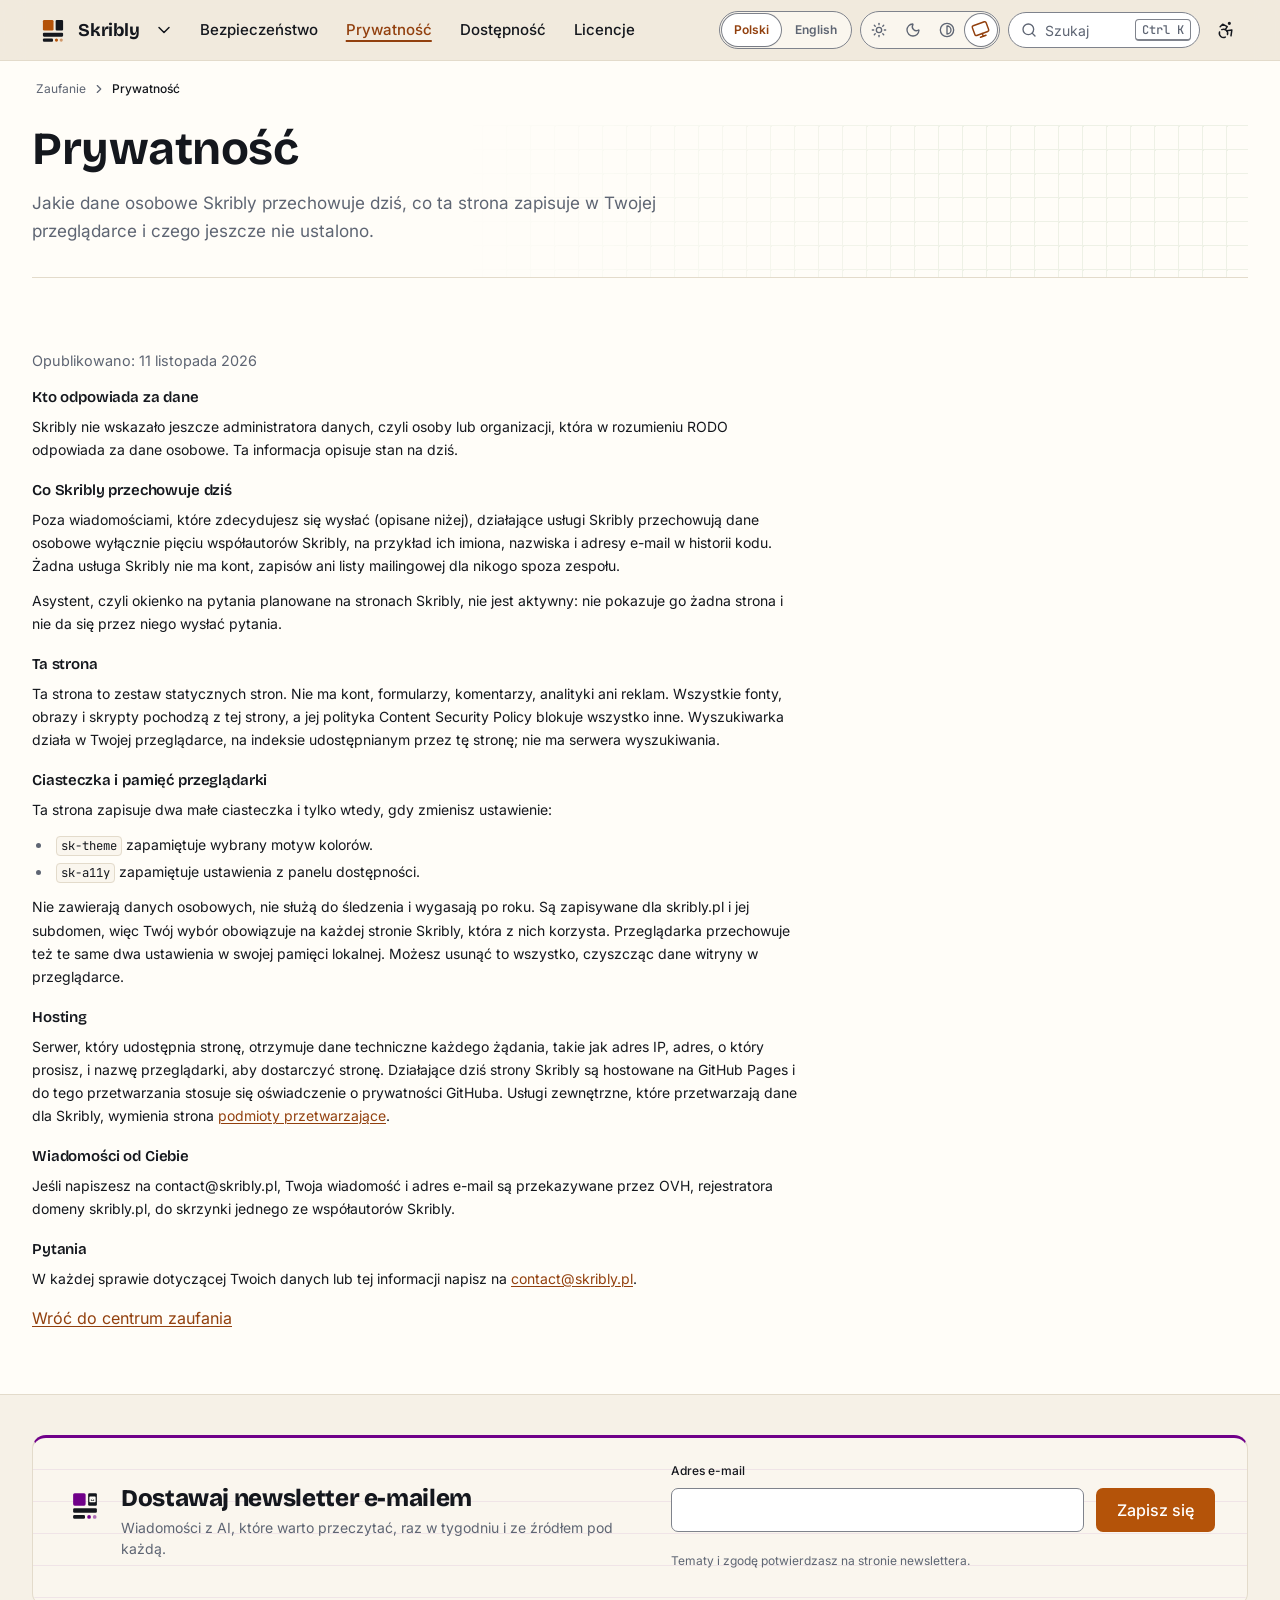
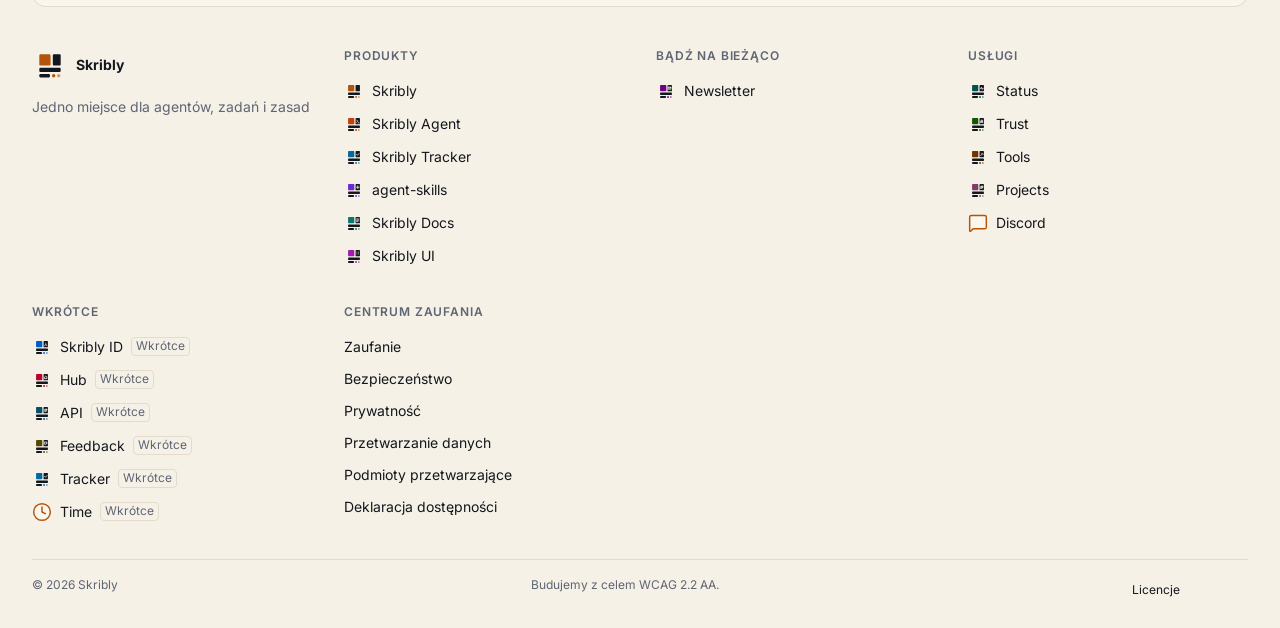
<file: pl/prywatnosc/index.html>
<!DOCTYPE html><html lang="pl" dir="ltr"><head><meta charset="utf-8"><meta name="viewport" content="width=device-width, initial-scale=1"><title>Prywatność | Skribly</title><meta name="description" content="Jakie dane osobowe Skribly przechowuje dziś, co ta strona zapisuje w Twojej przeglądarce i czego jeszcze nie ustalono."><link rel="canonical" href="https://trust.skribly.pl/pl/prywatnosc/"><link rel="alternate" hreflang="pl" href="https://trust.skribly.pl/pl/prywatnosc/"><link rel="alternate" hreflang="en" href="https://trust.skribly.pl/privacy/"><link rel="alternate" hreflang="x-default" href="https://trust.skribly.pl/privacy/"><script src="/_astro/prepaint.iife.DfruCCWJ.js"></script><meta name="color-scheme" content="light dark"><meta name="theme-color" media="(prefers-color-scheme: light)" content="#fffdf8"><meta name="theme-color" media="(prefers-color-scheme: dark)" content="#111318"><meta name="referrer" content="strict-origin-when-cross-origin"><link rel="preload" href="/_astro/inter-latin-wght-normal.Dx4kXJAl.woff2" as="font" type="font/woff2" crossorigin><link rel="preload" href="/_astro/bricolage-grotesque-latin-wght-normal.DLoelf7F.woff2" as="font" type="font/woff2" crossorigin><link rel="icon" href="/favicon-32.png" sizes="32x32" type="image/png"><link rel="icon" href="/favicon.svg" type="image/svg+xml"><link rel="apple-touch-icon" href="/apple-touch-icon.png"><link rel="manifest" href="/manifest.webmanifest"><meta property="og:type" content="website"><meta property="og:site_name" content="Skribly"><meta property="og:locale" content="pl_PL"><meta property="og:url" content="https://trust.skribly.pl/pl/prywatnosc/"><meta property="og:title" content="Prywatność | Skribly"><meta property="og:description" content="Jakie dane osobowe Skribly przechowuje dziś, co ta strona zapisuje w Twojej przeglądarce i czego jeszcze nie ustalono."><meta property="og:image" content="https://trust.skribly.pl/og/pl/prywatnosc/image.png"><meta property="og:image:width" content="1200"><meta property="og:image:height" content="630"><meta property="og:image:alt" content="Prywatność | Skribly"><meta name="twitter:card" content="summary_large_image"><meta name="twitter:title" content="Prywatność | Skribly"><meta name="twitter:description" content="Jakie dane osobowe Skribly przechowuje dziś, co ta strona zapisuje w Twojej przeglądarce i czego jeszcze nie ustalono."><meta name="twitter:image" content="https://trust.skribly.pl/og/pl/prywatnosc/image.png"><script type="application/ld+json">{"@context":"https://schema.org","@graph":[{"@type":"Organization","@id":"https://skribly.pl/#organization","name":"Skribly","url":"https://skribly.pl/","logo":"https://skribly.pl/img/icons/icon-512.png","sameAs":["https://docs.skribly.pl/","https://ui.skribly.pl/"]},{"@type":"WebSite","@id":"https://trust.skribly.pl/#website","name":"Skribly","url":"https://trust.skribly.pl/","inLanguage":"pl","description":"Jakie dane osobowe Skribly przechowuje dziś, co ta strona zapisuje w Twojej przeglądarce i czego jeszcze nie ustalono.","publisher":{"@id":"https://skribly.pl/#organization"}},{"@type":"WebPage","@id":"https://trust.skribly.pl/pl/prywatnosc/#page","url":"https://trust.skribly.pl/pl/prywatnosc/","name":"Prywatność | Skribly","description":"Jakie dane osobowe Skribly przechowuje dziś, co ta strona zapisuje w Twojej przeglądarce i czego jeszcze nie ustalono.","inLanguage":"pl","isPartOf":{"@id":"https://trust.skribly.pl/#website"},"publisher":{"@id":"https://skribly.pl/#organization"}},{"@type":"BreadcrumbList","itemListElement":[{"@type":"ListItem","position":1,"name":"Zaufanie","item":"https://trust.skribly.pl/pl/"},{"@type":"ListItem","position":2,"name":"Prywatność","item":"https://trust.skribly.pl/pl/prywatnosc/"}]}]}</script><meta http-equiv="Content-Security-Policy" content="default-src 'none'; connect-src 'self'; script-src 'self' 'wasm-unsafe-eval'; style-src 'self'; img-src 'self' data:; font-src 'self'; manifest-src 'self'; media-src 'self'; base-uri 'none'; form-action https://newsletter.skribly.pl; upgrade-insecure-requests"><link rel="stylesheet" href="/_astro/Page.DNO8GTjF.css"></head><body class="sk-page"><a class="sk-skip-link" href="#content">Przejdź do treści</a><header class="sk-site-header sk-product--skribly" data-sk-header><div class="sk-container sk-container--wide sk-site-header__bar"><div class="sk-site-header__brand"><a class="sk-site-header__home" href="/pl/" aria-label="Skribly, strona główna"><svg class="sk-logo sk-logo--skribly" viewBox="0 0 64 64" width="2.125rem" height="2.125rem" focusable="false" aria-hidden="true"><rect x="13" y="13" width="20" height="20" rx="2.5" fill="var(--sk-accent)"/><rect x="37" y="13" width="14" height="20" rx="2" fill="currentColor"/><rect x="13" y="37" width="38" height="7.5" rx="2" fill="currentColor"/><rect x="13" y="48" width="19" height="6" rx="2" fill="currentColor"/><circle cx="38.5" cy="51" r="3" fill="var(--sk-accent)"/><circle cx="47.5" cy="51" r="3" fill="var(--sk-accent)" opacity="0.55"/></svg><span class="sk-site-header__name">Skribly</span></a><details class="sk-dropdown sk-ecosystem"><summary class="sk-icon-button sk-ecosystem__toggle" aria-label="Przełącz produkt" title="Przełącz produkt"><svg class="sk-icon sk-dropdown__chevron" viewBox="0 0 24 24" focusable="false" data-icon="chevron.down" aria-hidden="true"><path d="m6 9 6 6 6-6"></path></svg></summary><div class="sk-dropdown__panel"><p class="sk-ecosystem__title" id="sk-ecosystem-skribly">Produkty Skribly</p><ul class="sk-ecosystem__list" aria-labelledby="sk-ecosystem-skribly"><li><a class="sk-ecosystem__item sk-product--skribly" href="https://skribly.pl/pl/" aria-current="true" hreflang="pl"><svg class="sk-logo sk-logo--skribly" viewBox="0 0 64 64" width="2.25rem" height="2.25rem" focusable="false" aria-hidden="true"><rect x="13" y="13" width="20" height="20" rx="2.5" fill="var(--sk-accent)"/><rect x="37" y="13" width="14" height="20" rx="2" fill="currentColor"/><rect x="13" y="37" width="38" height="7.5" rx="2" fill="currentColor"/><rect x="13" y="48" width="19" height="6" rx="2" fill="currentColor"/><circle cx="38.5" cy="51" r="3" fill="var(--sk-accent)"/><circle cx="47.5" cy="51" r="3" fill="var(--sk-accent)" opacity="0.55"/></svg><span><strong>Skribly</strong><span>Jedno miejsce dla agentów, zadań i zasad</span></span><span class="sk-ecosystem__here">Tu jesteś</span></a></li><li><a class="sk-ecosystem__item sk-product--agent" href="https://agent.skribly.pl/"><svg class="sk-logo sk-logo--agent" viewBox="0 0 64 64" width="2.25rem" height="2.25rem" focusable="false" aria-hidden="true"><rect x="13" y="13" width="20" height="20" rx="2.5" fill="var(--sk-tool-agent)"/><rect x="37" y="13" width="14" height="20" rx="2" fill="currentColor"/><path d="M40.6 19.4l3.6 3.6-3.6 3.6M45.6 28.4h2.6" fill="none" stroke="var(--sk-bg)" stroke-width="2.4" stroke-linecap="round" stroke-linejoin="round"/><rect x="13" y="37" width="38" height="7.5" rx="2" fill="currentColor"/><rect x="13" y="48" width="19" height="6" rx="2" fill="currentColor"/><circle cx="38.5" cy="51" r="3" fill="var(--sk-tool-agent)"/><circle cx="47.5" cy="51" r="3" fill="var(--sk-tool-agent)" opacity="0.55"/></svg><span><strong>Skribly Agent</strong><span>Tu pracują agenci</span></span></a></li><li><a class="sk-ecosystem__item sk-product--tracker" href="https://skribly.pl/pl/apps/skribly-tracker/" hreflang="pl"><svg class="sk-logo sk-logo--tracker" viewBox="0 0 64 64" width="2.25rem" height="2.25rem" focusable="false" aria-hidden="true"><rect x="13" y="13" width="20" height="20" rx="2.5" fill="var(--sk-tool-tracker)"/><rect x="37" y="13" width="14" height="20" rx="2" fill="currentColor"/><path d="M40.4 23.6l2.8 2.8 4.8-5.4" fill="none" stroke="var(--sk-bg)" stroke-width="2.4" stroke-linecap="round" stroke-linejoin="round"/><rect x="13" y="37" width="38" height="7.5" rx="2" fill="currentColor"/><rect x="13" y="48" width="19" height="6" rx="2" fill="currentColor"/><circle cx="38.5" cy="51" r="3" fill="var(--sk-tool-tracker)"/><circle cx="47.5" cy="51" r="3" fill="var(--sk-tool-tracker)" opacity="0.55"/></svg><span><strong>Skribly Tracker</strong><span>Tu powstają zadania</span></span></a></li><li><a class="sk-ecosystem__item sk-product--skills" href="https://skribly.pl/pl/apps/agent-skills/" hreflang="pl"><svg class="sk-logo sk-logo--skills" viewBox="0 0 64 64" width="2.25rem" height="2.25rem" focusable="false" aria-hidden="true"><rect x="13" y="13" width="20" height="20" rx="2.5" fill="var(--sk-tool-skills)"/><rect x="37" y="13" width="14" height="20" rx="2" fill="currentColor"/><path d="M44 18.6v8.8M39.6 23h8.8" fill="none" stroke="var(--sk-bg)" stroke-width="2.4" stroke-linecap="round" stroke-linejoin="round"/><rect x="13" y="37" width="38" height="7.5" rx="2" fill="currentColor"/><rect x="13" y="48" width="19" height="6" rx="2" fill="currentColor"/><circle cx="38.5" cy="51" r="3" fill="var(--sk-tool-skills)"/><circle cx="47.5" cy="51" r="3" fill="var(--sk-tool-skills)" opacity="0.55"/></svg><span><strong>agent-skills</strong><span>Tu mieszkają zasady</span></span></a></li><li><a class="sk-ecosystem__item sk-product--docs" href="https://docs.skribly.pl/"><svg class="sk-logo sk-logo--docs" viewBox="0 0 64 64" width="2.25rem" height="2.25rem" focusable="false" aria-hidden="true"><rect x="13" y="13" width="20" height="20" rx="2.5" fill="var(--sk-tool-docs)"/><rect x="37" y="13" width="14" height="20" rx="2" fill="currentColor"/><path d="M40.4 19h7.2M40.4 23h7.2M40.4 27h4.4" fill="none" stroke="var(--sk-bg)" stroke-width="2.4" stroke-linecap="round" stroke-linejoin="round"/><rect x="13" y="37" width="38" height="7.5" rx="2" fill="currentColor"/><rect x="13" y="48" width="19" height="6" rx="2" fill="currentColor"/><circle cx="38.5" cy="51" r="3" fill="var(--sk-tool-docs)"/><circle cx="47.5" cy="51" r="3" fill="var(--sk-tool-docs)" opacity="0.55"/></svg><span><strong>Skribly Docs</strong><span>Poradniki i dokumentacja</span></span></a></li><li><a class="sk-ecosystem__item sk-product--ui" href="https://ui.skribly.pl/"><svg class="sk-logo sk-logo--ui" viewBox="0 0 64 64" width="2.25rem" height="2.25rem" focusable="false" aria-hidden="true"><rect x="13" y="13" width="20" height="20" rx="2.5" fill="var(--sk-tool-ui)"/><rect x="37" y="13" width="14" height="20" rx="2" fill="currentColor"/><path d="M41.2 19.6h.01M46.8 19.6h.01M41.2 25.4h.01M46.8 25.4h.01" fill="none" stroke="var(--sk-bg)" stroke-width="2.4" stroke-linecap="round" stroke-linejoin="round"/><rect x="13" y="37" width="38" height="7.5" rx="2" fill="currentColor"/><rect x="13" y="48" width="19" height="6" rx="2" fill="currentColor"/><circle cx="38.5" cy="51" r="3" fill="var(--sk-tool-ui)"/><circle cx="47.5" cy="51" r="3" fill="var(--sk-tool-ui)" opacity="0.55"/></svg><span><strong>Skribly UI</strong><span>Tokeny i komponenty</span></span></a></li></ul><p class="sk-ecosystem__title" id="sk-ecosystem-skribly-channels">Bądź na bieżąco</p><ul class="sk-ecosystem__list" aria-labelledby="sk-ecosystem-skribly-channels"><li><a class="sk-ecosystem__item sk-product--newsletter" href="https://newsletter.skribly.pl/pl/" hreflang="pl"><svg class="sk-logo sk-logo--newsletter" viewBox="0 0 64 64" width="2.25rem" height="2.25rem" focusable="false" aria-hidden="true"><rect x="13" y="13" width="20" height="20" rx="2.5" fill="var(--sk-tool-newsletter)"/><rect x="37" y="13" width="14" height="20" rx="2" fill="currentColor"/><path d="M40.2 19.6h7.6v6.8h-7.6zM40.6 20.2l3.4 2.8 3.4-2.8" fill="none" stroke="var(--sk-bg)" stroke-width="2.4" stroke-linecap="round" stroke-linejoin="round"/><rect x="13" y="37" width="38" height="7.5" rx="2" fill="currentColor"/><rect x="13" y="48" width="19" height="6" rx="2" fill="currentColor"/><circle cx="38.5" cy="51" r="3" fill="var(--sk-tool-newsletter)"/><circle cx="47.5" cy="51" r="3" fill="var(--sk-tool-newsletter)" opacity="0.55"/></svg><span><strong>Skribly Newsletter</strong><span>Wiadomości o AI co tydzień, każda ze źródłem</span></span></a></li></ul><p class="sk-ecosystem__title" id="sk-ecosystem-skribly-services">Usługi</p><ul class="sk-ecosystem__list" aria-labelledby="sk-ecosystem-skribly-services"><li><a class="sk-ecosystem__item sk-product--status" href="https://status.skribly.pl/pl/" hreflang="pl"><svg class="sk-logo sk-logo--status" viewBox="0 0 64 64" width="2.25rem" height="2.25rem" focusable="false" aria-hidden="true"><rect x="13" y="13" width="20" height="20" rx="2.5" fill="var(--sk-tool-status)"/><rect x="37" y="13" width="14" height="20" rx="2" fill="currentColor"/><path d="M39.6 23.6h2.2l1.4-3.6 2.4 6.8 1.4-3.2h1.4" fill="none" stroke="var(--sk-bg)" stroke-width="2.4" stroke-linecap="round" stroke-linejoin="round"/><rect x="13" y="37" width="38" height="7.5" rx="2" fill="currentColor"/><rect x="13" y="48" width="19" height="6" rx="2" fill="currentColor"/><circle cx="38.5" cy="51" r="3" fill="var(--sk-tool-status)"/><circle cx="47.5" cy="51" r="3" fill="var(--sk-tool-status)" opacity="0.55"/></svg><span><strong>Skribly Status</strong><span>Czy każda usługa działa</span></span></a></li><li><a class="sk-ecosystem__item sk-product--trust" href="https://trust.skribly.pl/pl/" hreflang="pl"><svg class="sk-logo sk-logo--trust" viewBox="0 0 64 64" width="2.25rem" height="2.25rem" focusable="false" aria-hidden="true"><rect x="13" y="13" width="20" height="20" rx="2.5" fill="var(--sk-tool-trust)"/><rect x="37" y="13" width="14" height="20" rx="2" fill="currentColor"/><path d="M41.8 22.6v-3h4.4v3M40.8 24.2h6.4v2.8h-6.4z" fill="none" stroke="var(--sk-bg)" stroke-width="2.4" stroke-linecap="round" stroke-linejoin="round"/><rect x="13" y="37" width="38" height="7.5" rx="2" fill="currentColor"/><rect x="13" y="48" width="19" height="6" rx="2" fill="currentColor"/><circle cx="38.5" cy="51" r="3" fill="var(--sk-tool-trust)"/><circle cx="47.5" cy="51" r="3" fill="var(--sk-tool-trust)" opacity="0.55"/></svg><span><strong>Skribly Trust</strong><span>Bezpieczeństwo, prywatność i dostępność</span></span></a></li><li><a class="sk-ecosystem__item sk-product--tools" href="https://tools.skribly.pl/pl/" hreflang="pl"><svg class="sk-logo sk-logo--tools" viewBox="0 0 64 64" width="2.25rem" height="2.25rem" focusable="false" aria-hidden="true"><rect x="13" y="13" width="20" height="20" rx="2.5" fill="var(--sk-tool-tools)"/><rect x="37" y="13" width="14" height="20" rx="2" fill="currentColor"/><path d="M40.8 27.2L46 22M43.8 19.8l4.4 4.4" fill="none" stroke="var(--sk-bg)" stroke-width="2.4" stroke-linecap="round" stroke-linejoin="round"/><rect x="13" y="37" width="38" height="7.5" rx="2" fill="currentColor"/><rect x="13" y="48" width="19" height="6" rx="2" fill="currentColor"/><circle cx="38.5" cy="51" r="3" fill="var(--sk-tool-tools)"/><circle cx="47.5" cy="51" r="3" fill="var(--sk-tool-tools)" opacity="0.55"/></svg><span><strong>Skribly Tools</strong><span>Małe narzędzia w przeglądarce</span></span></a></li><li><a class="sk-ecosystem__item sk-product--projects" href="https://projects.skribly.pl/pl/" hreflang="pl"><svg class="sk-logo sk-logo--projects" viewBox="0 0 64 64" width="2.25rem" height="2.25rem" focusable="false" aria-hidden="true"><rect x="13" y="13" width="20" height="20" rx="2.5" fill="var(--sk-tool-projects)"/><rect x="37" y="13" width="14" height="20" rx="2" fill="currentColor"/><path d="M40.4 21.8h4.8v4.8h-4.8zM43 21.8v-2.6h4.8v4.8h-2.6" fill="none" stroke="var(--sk-bg)" stroke-width="2.4" stroke-linecap="round" stroke-linejoin="round"/><rect x="13" y="37" width="38" height="7.5" rx="2" fill="currentColor"/><rect x="13" y="48" width="19" height="6" rx="2" fill="currentColor"/><circle cx="38.5" cy="51" r="3" fill="var(--sk-tool-projects)"/><circle cx="47.5" cy="51" r="3" fill="var(--sk-tool-projects)" opacity="0.55"/></svg><span><strong>Skribly Projects</strong><span>Każda część i jej postęp</span></span></a></li><li><a class="sk-ecosystem__item sk-product--discord" href="https://dc.skribly.pl/pl/" hreflang="pl"><svg class="sk-icon sk-icon--duo sk-ecosystem__icon" viewBox="0 0 24 24" focusable="false" data-icon="content.comment" aria-hidden="true"><g class="sk-icon__fill"><path d="M22 17a2 2 0 0 1-2 2H6.828a2 2 0 0 0-1.414.586l-2.202 2.202A.71.71 0 0 1 2 21.286V5a2 2 0 0 1 2-2h16a2 2 0 0 1 2 2z"></path></g><path d="M22 17a2 2 0 0 1-2 2H6.828a2 2 0 0 0-1.414.586l-2.202 2.202A.71.71 0 0 1 2 21.286V5a2 2 0 0 1 2-2h16a2 2 0 0 1 2 2z"></path></svg><span><strong>Discord</strong><span>Rozmowy z osobami, które budują Skribly</span></span></a></li></ul></div></details></div><div class="sk-site-header__quick"><button class="sk-search-button sk-site-header__wide" type="button" data-sk-search-open data-sk-needs-js aria-haspopup="dialog" aria-controls="sk-search" aria-keyshortcuts="Control+K /"><svg class="sk-icon" viewBox="0 0 24 24" focusable="false" data-icon="action.search" aria-hidden="true"><g class="sk-icon__fill"><circle cx="11" cy="11" r="8"></circle></g><path d="m21 21-4.34-4.34"></path><circle cx="11" cy="11" r="8"></circle></svg><span>Szukaj</span><kbd class="sk-kbd" aria-hidden="true">Ctrl K</kbd></button><button class="sk-icon-button sk-site-header__narrow" type="button" data-sk-search-open data-sk-needs-js aria-label="Szukaj" aria-haspopup="dialog" aria-controls="sk-search" aria-keyshortcuts="Control+K /"><svg class="sk-icon" viewBox="0 0 24 24" focusable="false" data-icon="action.search" aria-hidden="true"><g class="sk-icon__fill"><circle cx="11" cy="11" r="8"></circle></g><path d="m21 21-4.34-4.34"></path><circle cx="11" cy="11" r="8"></circle></svg></button><button class="sk-icon-button" type="button" data-sk-a11y-open data-sk-needs-js aria-controls="sk-a11y-panel" aria-expanded="false" aria-label="Dostępność" title="Otwórz ustawienia dostępności"><svg class="sk-icon" viewBox="0 0 24 24" focusable="false" data-icon="nav.accessibility" aria-hidden="true"><g class="sk-icon__fill"><circle cx="16" cy="4" r="1"></circle></g><circle cx="16" cy="4" r="1"></circle><path d="m18 19 1-7-6 1"></path><path d="m5 8 3-3 5.5 3-2.36 3.5"></path><path d="M4.24 14.5a5 5 0 0 0 6.88 6"></path><path d="M13.76 17.5a5 5 0 0 0-6.88-6"></path></svg></button><button class="sk-icon-button sk-site-header__menu-toggle" type="button" data-sk-menu-toggle data-sk-needs-js aria-expanded="false" aria-controls="sk-site-drawer-skribly" aria-label="Menu" data-open="Menu" data-close="Zamknij menu"><span class="sk-burger" aria-hidden="true"><span></span><span></span><span></span></span></button></div><div class="sk-site-header__drawer" id="sk-site-drawer-skribly"><nav class="sk-site-nav" aria-label="Główna nawigacja"><ul class="sk-site-nav__list"><li><a class="sk-site-nav__link" href="/pl/bezpieczenstwo/">Bezpieczeństwo</a></li><li><a class="sk-site-nav__link" href="/pl/prywatnosc/" aria-current="page">Prywatność</a></li><li><a class="sk-site-nav__link" href="/pl/dostepnosc/">Dostępność</a></li><li><a class="sk-site-nav__link" href="/pl/licencje/">Licencje</a></li></ul></nav><div class="sk-site-header__tools"><nav class="sk-language-switch" aria-label="Język"><ul><li><span lang="pl" aria-current="true">Polski</span></li><li><a href="/privacy/" lang="en" hreflang="en">English</a></li></ul></nav><fieldset class="sk-theme-switch" data-sk-theme-switch><legend class="sk-visually-hidden">Motyw</legend><label title="Dzień"><input type="radio" name="sk-theme-z9rjny" value="light"><svg class="sk-icon" viewBox="0 0 24 24" focusable="false" data-icon="theme.light" aria-hidden="true"><g class="sk-icon__fill"><circle cx="12" cy="12" r="4"></circle></g><circle cx="12" cy="12" r="4"></circle><path d="M12 2v2"></path><path d="M12 20v2"></path><path d="m4.93 4.93 1.41 1.41"></path><path d="m17.66 17.66 1.41 1.41"></path><path d="M2 12h2"></path><path d="M20 12h2"></path><path d="m6.34 17.66-1.41 1.41"></path><path d="m19.07 4.93-1.41 1.41"></path></svg><span class="sk-visually-hidden">Dzień</span></label><label title="Noc"><input type="radio" name="sk-theme-z9rjny" value="dark"><svg class="sk-icon" viewBox="0 0 24 24" focusable="false" data-icon="theme.dark" aria-hidden="true"><g class="sk-icon__fill"><path d="M20.985 12.486a9 9 0 1 1-9.473-9.472c.405-.022.617.46.402.803a6 6 0 0 0 8.268 8.268c.344-.215.825-.004.803.401"></path></g><path d="M20.985 12.486a9 9 0 1 1-9.473-9.472c.405-.022.617.46.402.803a6 6 0 0 0 8.268 8.268c.344-.215.825-.004.803.401"></path></svg><span class="sk-visually-hidden">Noc</span></label><label title="Wysoki kontrast"><input type="radio" name="sk-theme-z9rjny" value="contrast"><svg class="sk-icon" viewBox="0 0 24 24" focusable="false" data-icon="theme.contrast" aria-hidden="true"><g class="sk-icon__fill"><circle cx="12" cy="12" r="10"></circle><path d="M12 18a6 6 0 0 0 0-12v12z"></path></g><circle cx="12" cy="12" r="10"></circle><path d="M12 18a6 6 0 0 0 0-12v12z"></path></svg><span class="sk-visually-hidden">Wysoki kontrast</span></label><label title="Jak w systemie"><input type="radio" name="sk-theme-z9rjny" value="system" checked><svg class="sk-icon" viewBox="0 0 24 24" focusable="false" data-icon="theme.system" aria-hidden="true"><g class="sk-icon__fill"><rect rx="2" x="2" y="3" width="20" height="14"></rect></g><rect rx="2" x="2" y="3" width="20" height="14"></rect><line x1="8" y1="21" x2="16" y2="21"></line><line x1="12" y1="17" x2="12" y2="21"></line></svg><span class="sk-visually-hidden">Jak w systemie</span></label></fieldset><script type="module" src="/_astro/ThemeSwitch.astro_astro_type_script_index_0_lang.CFWxGLRv.js"></script></div></div></div></header><script type="module" src="/_astro/SiteHeader.astro_astro_type_script_index_0_lang.C7ESqmu-.js"></script><main class="sk-page__main sk-page__main--wide" id="content" tabindex="-1" data-pagefind-body><nav class="sk-breadcrumbs" aria-label="Jesteś tutaj" data-pagefind-ignore><ol><li><a href="/pl/">Zaufanie</a></li><li><span aria-current="page">Prywatność</span></li></ol></nav><div class="site-main" data-pagefind-body><div class="hero-wrap"><header class="sk-hero sk-hero--page sk-pattern sk-pattern--grid sk-product--trust" data-sk-hero="page"><div class="sk-hero__body"><h1 class="sk-hero__title">Prywatność</h1><p class="sk-hero__lead">Jakie dane osobowe Skribly przechowuje dziś, co ta strona zapisuje w Twojej przeglądarce i czego jeszcze nie ustalono.</p></div></header></div><article class="page-measure page-section"><header class="entry-head"><p class="entry-dates">Opublikowano: <time datetime="2026-11-11T00:00:00.000Z">11 listopada 2026</time></p></header><div class="sk-prose entry-body"><h2>Kto odpowiada za dane</h2>
<p>Skribly nie wskazało jeszcze administratora danych, czyli osoby lub organizacji, która w rozumieniu RODO odpowiada za dane osobowe. Ta informacja opisuje stan na dziś.</p>
<h2>Co Skribly przechowuje dziś</h2>
<p>Poza wiadomościami, które zdecydujesz się wysłać (opisane niżej), działające usługi Skribly przechowują dane osobowe wyłącznie pięciu współautorów Skribly, na przykład ich imiona, nazwiska i adresy e-mail w historii kodu. Żadna usługa Skribly nie ma kont, zapisów ani listy mailingowej dla nikogo spoza zespołu.</p>
<p>Asystent, czyli okienko na pytania planowane na stronach Skribly, nie jest aktywny: nie pokazuje go żadna strona i nie da się przez niego wysłać pytania.</p>
<h2>Ta strona</h2>
<p>Ta strona to zestaw statycznych stron. Nie ma kont, formularzy, komentarzy, analityki ani reklam. Wszystkie fonty, obrazy i skrypty pochodzą z tej strony, a jej polityka Content Security Policy blokuje wszystko inne. Wyszukiwarka działa w Twojej przeglądarce, na indeksie udostępnianym przez tę stronę; nie ma serwera wyszukiwania.</p>
<h2>Ciasteczka i pamięć przeglądarki</h2>
<p>Ta strona zapisuje dwa małe ciasteczka i tylko wtedy, gdy zmienisz ustawienie:</p>
<ul>
<li><code>sk-theme</code> zapamiętuje wybrany motyw kolorów.</li>
<li><code>sk-a11y</code> zapamiętuje ustawienia z panelu dostępności.</li>
</ul>
<p>Nie zawierają danych osobowych, nie służą do śledzenia i wygasają po roku. Są zapisywane dla skribly.pl i jej subdomen, więc Twój wybór obowiązuje na każdej stronie Skribly, która z nich korzysta. Przeglądarka przechowuje też te same dwa ustawienia w swojej pamięci lokalnej. Możesz usunąć to wszystko, czyszcząc dane witryny w przeglądarce.</p>
<h2>Hosting</h2>
<p>Serwer, który udostępnia stronę, otrzymuje dane techniczne każdego żądania, takie jak adres IP, adres, o który prosisz, i nazwę przeglądarki, aby dostarczyć stronę. Działające dziś strony Skribly są hostowane na GitHub Pages i do tego przetwarzania stosuje się oświadczenie o prywatności GitHuba. Usługi zewnętrzne, które przetwarzają dane dla Skribly, wymienia strona <a href="/pl/podmioty-przetwarzajace/">podmioty przetwarzające</a>.</p>
<h2>Wiadomości od Ciebie</h2>
<p>Jeśli napiszesz na contact@skribly.pl, Twoja wiadomość i adres e-mail są przekazywane przez OVH, rejestratora domeny skribly.pl, do skrzynki jednego ze współautorów Skribly.</p>
<h2>Pytania</h2>
<p>W każdej sprawie dotyczącej Twoich danych lub tej informacji napisz na <a href="mailto:contact@skribly.pl">contact@skribly.pl</a>.</p></div><p><a class="sk-link" href="/pl/">Wróć do centrum zaufania</a></p></article></div></main><footer class="sk-site-footer sk-product--skribly"><div class="sk-container sk-container--wide"><section aria-labelledby="sk-footer-newsletter-title" class="sk-band sk-band--sunken sk-pattern sk-pattern--ruled sk-product--newsletter sk-newsletter-signup sk-newsletter-signup--footer"><div class="sk-newsletter-signup__text"><svg class="sk-logo sk-logo--newsletter" viewBox="0 0 64 64" width="2.5rem" height="2.5rem" focusable="false" aria-hidden="true"><rect x="13" y="13" width="20" height="20" rx="2.5" fill="var(--sk-tool-newsletter)"/><rect x="37" y="13" width="14" height="20" rx="2" fill="currentColor"/><path d="M40.2 19.6h7.6v6.8h-7.6zM40.6 20.2l3.4 2.8 3.4-2.8" fill="none" stroke="var(--sk-bg)" stroke-width="2.4" stroke-linecap="round" stroke-linejoin="round"/><rect x="13" y="37" width="38" height="7.5" rx="2" fill="currentColor"/><rect x="13" y="48" width="19" height="6" rx="2" fill="currentColor"/><circle cx="38.5" cy="51" r="3" fill="var(--sk-tool-newsletter)"/><circle cx="47.5" cy="51" r="3" fill="var(--sk-tool-newsletter)" opacity="0.55"/></svg><h2 class="sk-newsletter-signup__title" id="sk-footer-newsletter-title">Dostawaj newsletter e-mailem</h2><p class="sk-newsletter-signup__lead">Wiadomości z AI, które warto przeczytać, raz w tygodniu i ze źródłem pod każdą.</p></div><form class="sk-newsletter-signup__form" method="get" action="https://newsletter.skribly.pl/pl/#signup" aria-labelledby="sk-footer-newsletter-title"><label class="sk-label" for="sk-footer-newsletter-email">Adres e-mail</label><div class="sk-newsletter-signup__row"><input class="sk-input sk-newsletter-signup__input" type="email" id="sk-footer-newsletter-email" name="email" autocomplete="email" inputmode="email" spellcheck="false" maxlength="254" required aria-describedby="sk-footer-newsletter-hint"><button class="sk-button" type="submit">Zapisz się</button></div><p class="sk-hint" id="sk-footer-newsletter-hint">Tematy i zgodę potwierdzasz na stronie newslettera.</p></form></section><div class="sk-site-footer__grid"><div class="sk-site-footer__brand"><a href="https://skribly.pl/pl/" aria-label="Skribly, strona główna"><svg class="sk-logo sk-logo--skribly" viewBox="0 0 64 64" width="2.25rem" height="2.25rem" focusable="false" aria-hidden="true"><rect x="13" y="13" width="20" height="20" rx="2.5" fill="var(--sk-accent)"/><rect x="37" y="13" width="14" height="20" rx="2" fill="currentColor"/><rect x="13" y="37" width="38" height="7.5" rx="2" fill="currentColor"/><rect x="13" y="48" width="19" height="6" rx="2" fill="currentColor"/><circle cx="38.5" cy="51" r="3" fill="var(--sk-accent)"/><circle cx="47.5" cy="51" r="3" fill="var(--sk-accent)" opacity="0.55"/></svg><strong>Skribly</strong></a><p>Jedno miejsce dla agentów, zadań i zasad</p></div><nav aria-labelledby="sk-footer-products-skribly"><h2 id="sk-footer-products-skribly">Produkty</h2><ul><li><a href="https://skribly.pl/pl/" aria-current="true"><svg class="sk-logo sk-logo--skribly" viewBox="0 0 64 64" width="1.25rem" height="1.25rem" focusable="false" aria-hidden="true"><rect x="13" y="13" width="20" height="20" rx="2.5" fill="var(--sk-accent)"/><rect x="37" y="13" width="14" height="20" rx="2" fill="currentColor"/><rect x="13" y="37" width="38" height="7.5" rx="2" fill="currentColor"/><rect x="13" y="48" width="19" height="6" rx="2" fill="currentColor"/><circle cx="38.5" cy="51" r="3" fill="var(--sk-accent)"/><circle cx="47.5" cy="51" r="3" fill="var(--sk-accent)" opacity="0.55"/></svg>Skribly</a></li><li><a href="https://agent.skribly.pl/"><svg class="sk-logo sk-logo--agent" viewBox="0 0 64 64" width="1.25rem" height="1.25rem" focusable="false" aria-hidden="true"><rect x="13" y="13" width="20" height="20" rx="2.5" fill="var(--sk-tool-agent)"/><rect x="37" y="13" width="14" height="20" rx="2" fill="currentColor"/><path d="M40.6 19.4l3.6 3.6-3.6 3.6M45.6 28.4h2.6" fill="none" stroke="var(--sk-bg)" stroke-width="2.4" stroke-linecap="round" stroke-linejoin="round"/><rect x="13" y="37" width="38" height="7.5" rx="2" fill="currentColor"/><rect x="13" y="48" width="19" height="6" rx="2" fill="currentColor"/><circle cx="38.5" cy="51" r="3" fill="var(--sk-tool-agent)"/><circle cx="47.5" cy="51" r="3" fill="var(--sk-tool-agent)" opacity="0.55"/></svg>Skribly Agent</a></li><li><a href="https://skribly.pl/pl/apps/skribly-tracker/"><svg class="sk-logo sk-logo--tracker" viewBox="0 0 64 64" width="1.25rem" height="1.25rem" focusable="false" aria-hidden="true"><rect x="13" y="13" width="20" height="20" rx="2.5" fill="var(--sk-tool-tracker)"/><rect x="37" y="13" width="14" height="20" rx="2" fill="currentColor"/><path d="M40.4 23.6l2.8 2.8 4.8-5.4" fill="none" stroke="var(--sk-bg)" stroke-width="2.4" stroke-linecap="round" stroke-linejoin="round"/><rect x="13" y="37" width="38" height="7.5" rx="2" fill="currentColor"/><rect x="13" y="48" width="19" height="6" rx="2" fill="currentColor"/><circle cx="38.5" cy="51" r="3" fill="var(--sk-tool-tracker)"/><circle cx="47.5" cy="51" r="3" fill="var(--sk-tool-tracker)" opacity="0.55"/></svg>Skribly Tracker</a></li><li><a href="https://skribly.pl/pl/apps/agent-skills/"><svg class="sk-logo sk-logo--skills" viewBox="0 0 64 64" width="1.25rem" height="1.25rem" focusable="false" aria-hidden="true"><rect x="13" y="13" width="20" height="20" rx="2.5" fill="var(--sk-tool-skills)"/><rect x="37" y="13" width="14" height="20" rx="2" fill="currentColor"/><path d="M44 18.6v8.8M39.6 23h8.8" fill="none" stroke="var(--sk-bg)" stroke-width="2.4" stroke-linecap="round" stroke-linejoin="round"/><rect x="13" y="37" width="38" height="7.5" rx="2" fill="currentColor"/><rect x="13" y="48" width="19" height="6" rx="2" fill="currentColor"/><circle cx="38.5" cy="51" r="3" fill="var(--sk-tool-skills)"/><circle cx="47.5" cy="51" r="3" fill="var(--sk-tool-skills)" opacity="0.55"/></svg>agent-skills</a></li><li><a href="https://docs.skribly.pl/"><svg class="sk-logo sk-logo--docs" viewBox="0 0 64 64" width="1.25rem" height="1.25rem" focusable="false" aria-hidden="true"><rect x="13" y="13" width="20" height="20" rx="2.5" fill="var(--sk-tool-docs)"/><rect x="37" y="13" width="14" height="20" rx="2" fill="currentColor"/><path d="M40.4 19h7.2M40.4 23h7.2M40.4 27h4.4" fill="none" stroke="var(--sk-bg)" stroke-width="2.4" stroke-linecap="round" stroke-linejoin="round"/><rect x="13" y="37" width="38" height="7.5" rx="2" fill="currentColor"/><rect x="13" y="48" width="19" height="6" rx="2" fill="currentColor"/><circle cx="38.5" cy="51" r="3" fill="var(--sk-tool-docs)"/><circle cx="47.5" cy="51" r="3" fill="var(--sk-tool-docs)" opacity="0.55"/></svg>Skribly Docs</a></li><li><a href="https://ui.skribly.pl/"><svg class="sk-logo sk-logo--ui" viewBox="0 0 64 64" width="1.25rem" height="1.25rem" focusable="false" aria-hidden="true"><rect x="13" y="13" width="20" height="20" rx="2.5" fill="var(--sk-tool-ui)"/><rect x="37" y="13" width="14" height="20" rx="2" fill="currentColor"/><path d="M41.2 19.6h.01M46.8 19.6h.01M41.2 25.4h.01M46.8 25.4h.01" fill="none" stroke="var(--sk-bg)" stroke-width="2.4" stroke-linecap="round" stroke-linejoin="round"/><rect x="13" y="37" width="38" height="7.5" rx="2" fill="currentColor"/><rect x="13" y="48" width="19" height="6" rx="2" fill="currentColor"/><circle cx="38.5" cy="51" r="3" fill="var(--sk-tool-ui)"/><circle cx="47.5" cy="51" r="3" fill="var(--sk-tool-ui)" opacity="0.55"/></svg>Skribly UI</a></li></ul></nav><nav aria-labelledby="sk-footer-channels-skribly"><h2 id="sk-footer-channels-skribly">Bądź na bieżąco</h2><ul><li><a href="https://newsletter.skribly.pl/pl/" hreflang="pl"><svg class="sk-logo sk-logo--newsletter" viewBox="0 0 64 64" width="1.25rem" height="1.25rem" focusable="false" aria-hidden="true"><rect x="13" y="13" width="20" height="20" rx="2.5" fill="var(--sk-tool-newsletter)"/><rect x="37" y="13" width="14" height="20" rx="2" fill="currentColor"/><path d="M40.2 19.6h7.6v6.8h-7.6zM40.6 20.2l3.4 2.8 3.4-2.8" fill="none" stroke="var(--sk-bg)" stroke-width="2.4" stroke-linecap="round" stroke-linejoin="round"/><rect x="13" y="37" width="38" height="7.5" rx="2" fill="currentColor"/><rect x="13" y="48" width="19" height="6" rx="2" fill="currentColor"/><circle cx="38.5" cy="51" r="3" fill="var(--sk-tool-newsletter)"/><circle cx="47.5" cy="51" r="3" fill="var(--sk-tool-newsletter)" opacity="0.55"/></svg>Newsletter</a></li></ul></nav><nav aria-labelledby="sk-footer-services-skribly"><h2 id="sk-footer-services-skribly">Usługi</h2><ul><li><a href="https://status.skribly.pl/pl/" hreflang="pl"><svg class="sk-logo sk-logo--status" viewBox="0 0 64 64" width="1.25rem" height="1.25rem" focusable="false" aria-hidden="true"><rect x="13" y="13" width="20" height="20" rx="2.5" fill="var(--sk-tool-status)"/><rect x="37" y="13" width="14" height="20" rx="2" fill="currentColor"/><path d="M39.6 23.6h2.2l1.4-3.6 2.4 6.8 1.4-3.2h1.4" fill="none" stroke="var(--sk-bg)" stroke-width="2.4" stroke-linecap="round" stroke-linejoin="round"/><rect x="13" y="37" width="38" height="7.5" rx="2" fill="currentColor"/><rect x="13" y="48" width="19" height="6" rx="2" fill="currentColor"/><circle cx="38.5" cy="51" r="3" fill="var(--sk-tool-status)"/><circle cx="47.5" cy="51" r="3" fill="var(--sk-tool-status)" opacity="0.55"/></svg>Status</a></li><li><a href="https://trust.skribly.pl/pl/" hreflang="pl"><svg class="sk-logo sk-logo--trust" viewBox="0 0 64 64" width="1.25rem" height="1.25rem" focusable="false" aria-hidden="true"><rect x="13" y="13" width="20" height="20" rx="2.5" fill="var(--sk-tool-trust)"/><rect x="37" y="13" width="14" height="20" rx="2" fill="currentColor"/><path d="M41.8 22.6v-3h4.4v3M40.8 24.2h6.4v2.8h-6.4z" fill="none" stroke="var(--sk-bg)" stroke-width="2.4" stroke-linecap="round" stroke-linejoin="round"/><rect x="13" y="37" width="38" height="7.5" rx="2" fill="currentColor"/><rect x="13" y="48" width="19" height="6" rx="2" fill="currentColor"/><circle cx="38.5" cy="51" r="3" fill="var(--sk-tool-trust)"/><circle cx="47.5" cy="51" r="3" fill="var(--sk-tool-trust)" opacity="0.55"/></svg>Trust</a></li><li><a href="https://tools.skribly.pl/pl/" hreflang="pl"><svg class="sk-logo sk-logo--tools" viewBox="0 0 64 64" width="1.25rem" height="1.25rem" focusable="false" aria-hidden="true"><rect x="13" y="13" width="20" height="20" rx="2.5" fill="var(--sk-tool-tools)"/><rect x="37" y="13" width="14" height="20" rx="2" fill="currentColor"/><path d="M40.8 27.2L46 22M43.8 19.8l4.4 4.4" fill="none" stroke="var(--sk-bg)" stroke-width="2.4" stroke-linecap="round" stroke-linejoin="round"/><rect x="13" y="37" width="38" height="7.5" rx="2" fill="currentColor"/><rect x="13" y="48" width="19" height="6" rx="2" fill="currentColor"/><circle cx="38.5" cy="51" r="3" fill="var(--sk-tool-tools)"/><circle cx="47.5" cy="51" r="3" fill="var(--sk-tool-tools)" opacity="0.55"/></svg>Tools</a></li><li><a href="https://projects.skribly.pl/pl/" hreflang="pl"><svg class="sk-logo sk-logo--projects" viewBox="0 0 64 64" width="1.25rem" height="1.25rem" focusable="false" aria-hidden="true"><rect x="13" y="13" width="20" height="20" rx="2.5" fill="var(--sk-tool-projects)"/><rect x="37" y="13" width="14" height="20" rx="2" fill="currentColor"/><path d="M40.4 21.8h4.8v4.8h-4.8zM43 21.8v-2.6h4.8v4.8h-2.6" fill="none" stroke="var(--sk-bg)" stroke-width="2.4" stroke-linecap="round" stroke-linejoin="round"/><rect x="13" y="37" width="38" height="7.5" rx="2" fill="currentColor"/><rect x="13" y="48" width="19" height="6" rx="2" fill="currentColor"/><circle cx="38.5" cy="51" r="3" fill="var(--sk-tool-projects)"/><circle cx="47.5" cy="51" r="3" fill="var(--sk-tool-projects)" opacity="0.55"/></svg>Projects</a></li><li><a href="https://dc.skribly.pl/pl/" hreflang="pl"><svg class="sk-icon sk-icon--duo sk-site-footer__icon" viewBox="0 0 24 24" focusable="false" data-icon="content.comment" aria-hidden="true"><g class="sk-icon__fill"><path d="M22 17a2 2 0 0 1-2 2H6.828a2 2 0 0 0-1.414.586l-2.202 2.202A.71.71 0 0 1 2 21.286V5a2 2 0 0 1 2-2h16a2 2 0 0 1 2 2z"></path></g><path d="M22 17a2 2 0 0 1-2 2H6.828a2 2 0 0 0-1.414.586l-2.202 2.202A.71.71 0 0 1 2 21.286V5a2 2 0 0 1 2-2h16a2 2 0 0 1 2 2z"></path></svg>Discord</a></li></ul></nav><nav aria-labelledby="sk-footer-soon-skribly"><h2 id="sk-footer-soon-skribly">Wkrótce</h2><ul><li><a href="https://id.skribly.pl/pl/" hreflang="pl"><svg class="sk-logo sk-logo--id" viewBox="0 0 64 64" width="1.25rem" height="1.25rem" focusable="false" aria-hidden="true"><rect x="13" y="13" width="20" height="20" rx="2.5" fill="var(--sk-tool-id)"/><rect x="37" y="13" width="14" height="20" rx="2" fill="currentColor"/><path d="M44 20.2h.01M40.8 27.2l1.4-2.6h3.6l1.4 2.6" fill="none" stroke="var(--sk-bg)" stroke-width="2.4" stroke-linecap="round" stroke-linejoin="round"/><rect x="13" y="37" width="38" height="7.5" rx="2" fill="currentColor"/><rect x="13" y="48" width="19" height="6" rx="2" fill="currentColor"/><circle cx="38.5" cy="51" r="3" fill="var(--sk-tool-id)"/><circle cx="47.5" cy="51" r="3" fill="var(--sk-tool-id)" opacity="0.55"/></svg>Skribly ID <span class="sk-site-footer__soon">Wkrótce</span></a></li><li><a href="https://hub.skribly.pl/pl/" hreflang="pl"><svg class="sk-logo sk-logo--hub" viewBox="0 0 64 64" width="1.25rem" height="1.25rem" focusable="false" aria-hidden="true"><rect x="13" y="13" width="20" height="20" rx="2.5" fill="var(--sk-tool-hub)"/><rect x="37" y="13" width="14" height="20" rx="2" fill="currentColor"/><path d="M40.4 22.6l3.6-3.6 3.6 3.6v4.8h-7.2z" fill="none" stroke="var(--sk-bg)" stroke-width="2.4" stroke-linecap="round" stroke-linejoin="round"/><rect x="13" y="37" width="38" height="7.5" rx="2" fill="currentColor"/><rect x="13" y="48" width="19" height="6" rx="2" fill="currentColor"/><circle cx="38.5" cy="51" r="3" fill="var(--sk-tool-hub)"/><circle cx="47.5" cy="51" r="3" fill="var(--sk-tool-hub)" opacity="0.55"/></svg>Hub <span class="sk-site-footer__soon">Wkrótce</span></a></li><li><a href="https://api.skribly.pl/pl/" hreflang="pl"><svg class="sk-logo sk-logo--api" viewBox="0 0 64 64" width="1.25rem" height="1.25rem" focusable="false" aria-hidden="true"><rect x="13" y="13" width="20" height="20" rx="2.5" fill="var(--sk-tool-api)"/><rect x="37" y="13" width="14" height="20" rx="2" fill="currentColor"/><path d="M40.4 20.6h7.2M45.6 18.6l2 2-2 2M47.6 25.4h-7.2M42.4 23.4l-2 2 2 2" fill="none" stroke="var(--sk-bg)" stroke-width="2.4" stroke-linecap="round" stroke-linejoin="round"/><rect x="13" y="37" width="38" height="7.5" rx="2" fill="currentColor"/><rect x="13" y="48" width="19" height="6" rx="2" fill="currentColor"/><circle cx="38.5" cy="51" r="3" fill="var(--sk-tool-api)"/><circle cx="47.5" cy="51" r="3" fill="var(--sk-tool-api)" opacity="0.55"/></svg>API <span class="sk-site-footer__soon">Wkrótce</span></a></li><li><a href="https://feedback.skribly.pl/pl/" hreflang="pl"><svg class="sk-logo sk-logo--feedback" viewBox="0 0 64 64" width="1.25rem" height="1.25rem" focusable="false" aria-hidden="true"><rect x="13" y="13" width="20" height="20" rx="2.5" fill="var(--sk-tool-feedback)"/><rect x="37" y="13" width="14" height="20" rx="2" fill="currentColor"/><path d="M40.4 19.2h7.2v5.6h-3.2l-2.6 2.6v-2.6h-1.4z" fill="none" stroke="var(--sk-bg)" stroke-width="2.4" stroke-linecap="round" stroke-linejoin="round"/><rect x="13" y="37" width="38" height="7.5" rx="2" fill="currentColor"/><rect x="13" y="48" width="19" height="6" rx="2" fill="currentColor"/><circle cx="38.5" cy="51" r="3" fill="var(--sk-tool-feedback)"/><circle cx="47.5" cy="51" r="3" fill="var(--sk-tool-feedback)" opacity="0.55"/></svg>Feedback <span class="sk-site-footer__soon">Wkrótce</span></a></li><li><a href="https://tracker.skribly.pl/pl/" hreflang="pl"><svg class="sk-logo sk-logo--tracker" viewBox="0 0 64 64" width="1.25rem" height="1.25rem" focusable="false" aria-hidden="true"><rect x="13" y="13" width="20" height="20" rx="2.5" fill="var(--sk-tool-tracker)"/><rect x="37" y="13" width="14" height="20" rx="2" fill="currentColor"/><path d="M40.4 23.6l2.8 2.8 4.8-5.4" fill="none" stroke="var(--sk-bg)" stroke-width="2.4" stroke-linecap="round" stroke-linejoin="round"/><rect x="13" y="37" width="38" height="7.5" rx="2" fill="currentColor"/><rect x="13" y="48" width="19" height="6" rx="2" fill="currentColor"/><circle cx="38.5" cy="51" r="3" fill="var(--sk-tool-tracker)"/><circle cx="47.5" cy="51" r="3" fill="var(--sk-tool-tracker)" opacity="0.55"/></svg>Tracker <span class="sk-site-footer__soon">Wkrótce</span></a></li><li><a href="https://time.skribly.pl/pl/" hreflang="pl"><svg class="sk-icon sk-icon--duo sk-site-footer__icon" viewBox="0 0 24 24" focusable="false" data-icon="time.clock" aria-hidden="true"><g class="sk-icon__fill"><circle cx="12" cy="12" r="10"></circle></g><circle cx="12" cy="12" r="10"></circle><path d="M12 6v6l4 2"></path></svg>Time <span class="sk-site-footer__soon">Wkrótce</span></a></li></ul></nav><nav aria-labelledby="sk-footer-skribly-0"><h2 id="sk-footer-skribly-0">Centrum zaufania</h2><ul><li><a href="/pl/">Zaufanie</a></li><li><a href="/pl/bezpieczenstwo/">Bezpieczeństwo</a></li><li><a href="/pl/prywatnosc/">Prywatność</a></li><li><a href="/pl/przetwarzanie-danych/">Przetwarzanie danych</a></li><li><a href="/pl/podmioty-przetwarzajace/">Podmioty przetwarzające</a></li><li><a href="/pl/dostepnosc/">Deklaracja dostępności</a></li></ul></nav></div><div class="sk-site-footer__bottom"><p>© 2026 Skribly</p><p>Budujemy z celem WCAG 2.2 AA.</p><p><a href="/pl/licencje/">Licencje</a></p></div></div></footer><section class="sk-a11y" id="sk-a11y-panel" aria-labelledby="sk-a11y-title" hidden data-sk-a11y-panel><div class="sk-a11y__head"><h2 class="sk-a11y__title" id="sk-a11y-title" tabindex="-1" data-sk-a11y-title>Dostępność</h2><button class="sk-icon-button" type="button" data-sk-a11y-close aria-label="Zamknij ustawienia dostępności"><svg class="sk-icon" viewBox="0 0 24 24" focusable="false" data-icon="action.close" aria-hidden="true"><path d="M18 6 6 18"></path><path d="m6 6 12 12"></path></svg></button></div><p class="sk-a11y__note">Te ustawienia zostają na tym urządzeniu i działają na każdej stronie Skribly.</p><p class="sk-a11y__label" id="sk-a11y-size-label">Rozmiar tekstu</p><div class="sk-a11y__size" role="group" aria-labelledby="sk-a11y-size-label"><button class="sk-a11y__step" type="button" data-sk-a11y-step="-1" aria-label="Mniejszy tekst">A−</button><output class="sk-a11y__value" data-sk-a11y-size aria-live="polite">100%</output><button class="sk-a11y__step" type="button" data-sk-a11y-step="1" aria-label="Większy tekst">A+</button></div><p class="sk-a11y__label" id="sk-a11y-display">Wyświetlanie</p><div class="sk-a11y__grid" role="group" aria-labelledby="sk-a11y-display"><button class="sk-a11y__option" type="button" data-sk-a11y-option="grayscale" aria-pressed="false">Skala szarości</button><button class="sk-a11y__option" type="button" data-sk-a11y-option="contrast" aria-pressed="false">Wysoki kontrast</button><button class="sk-a11y__option" type="button" data-sk-a11y-option="invert" aria-pressed="false">Odwrócone kolory</button><button class="sk-a11y__option" type="button" data-sk-a11y-option="light" aria-pressed="false">Jasne tło</button></div><p class="sk-a11y__label" id="sk-a11y-reading">Czytanie</p><div class="sk-a11y__grid" role="group" aria-labelledby="sk-a11y-reading"><button class="sk-a11y__option" type="button" data-sk-a11y-option="links" aria-pressed="false">Podkreśl linki</button><button class="sk-a11y__option" type="button" data-sk-a11y-option="font" aria-pressed="false">Czytelna czcionka</button><button class="sk-a11y__option" type="button" data-sk-a11y-option="motion" aria-pressed="false">Zatrzymaj animacje</button><button class="sk-a11y__option" type="button" data-sk-a11y-option="focus" aria-pressed="false">Wyraźny fokus</button></div><button class="sk-a11y__reset" type="button" data-sk-a11y-reset>Przywróć ustawienia</button></section><script type="module" src="/_astro/AccessibilityPanel.astro_astro_type_script_index_0_lang.DPpuBYC_.js"></script><button class="sk-icon-button sk-back-to-top" type="button" data-sk-back-to-top data-sk-needs-js aria-label="Wróć na górę" title="Wróć na górę"><svg class="sk-icon" viewBox="0 0 24 24" focusable="false" data-icon="arrow.up" aria-hidden="true"><path d="m5 12 7-7 7 7"></path><path d="M12 19V5"></path></svg></button><script type="module" src="/_astro/BackToTop.astro_astro_type_script_index_0_lang.RMRvh-Dh.js"></script><script type="module" src="/_astro/SwipeRows.astro_astro_type_script_index_0_lang.BkJYorMU.js"></script><script type="module" src="/_astro/TableScroll.astro_astro_type_script_index_0_lang.Cq6gMylq.js"></script><script type="module" src="/_astro/Lightbox.astro_astro_type_script_index_0_lang.BR4-BFJL.js"></script><dialog class="sk-search" id="sk-search" aria-labelledby="sk-search-title" data-sk-search data-pagefind="/pagefind/pagefind.js" data-search-loading="Szukam…" data-search-empty="Nic nie znaleziono. Spróbuj innego słowa." data-search-offline="Wyszukiwarka działa na opublikowanej stronie, gdy build zbuduje indeks." data-search-one="wynik" data-search-few="wyniki" data-search-many="wyników"><h2 class="sk-visually-hidden" id="sk-search-title">Szukaj na stronie</h2><div class="sk-search__head"><svg class="sk-icon" viewBox="0 0 24 24" focusable="false" data-icon="action.search" aria-hidden="true"><g class="sk-icon__fill"><circle cx="11" cy="11" r="8"></circle></g><path d="m21 21-4.34-4.34"></path><circle cx="11" cy="11" r="8"></circle></svg><input class="sk-search__input" type="search" data-sk-search-input aria-label="Szukaj na stronie" aria-describedby="sk-search-hint" placeholder="Szukaj stron i sekcji" autocomplete="off" spellcheck="false" enterkeyhint="search"><button class="sk-icon-button" type="button" data-sk-search-close aria-label="Zamknij"><svg class="sk-icon" viewBox="0 0 24 24" focusable="false" data-icon="action.close" aria-hidden="true"><path d="M18 6 6 18"></path><path d="m6 6 12 12"></path></svg></button></div><div class="sk-search__body"><p class="sk-search__status" role="status" data-sk-search-status></p><ul class="sk-search__list" aria-label="Wyniki wyszukiwania" data-sk-search-results></ul></div><p class="sk-search__foot" id="sk-search-hint">Strzałki przenoszą między wynikami, Enter otwiera, Esc zamyka. <kbd class="sk-kbd">Ctrl K</kbd> <kbd class="sk-kbd">/</kbd></p></dialog><script type="module" src="/_astro/SearchDialog.astro_astro_type_script_index_0_lang.DG58a4iB.js"></script></body></html>
</file>
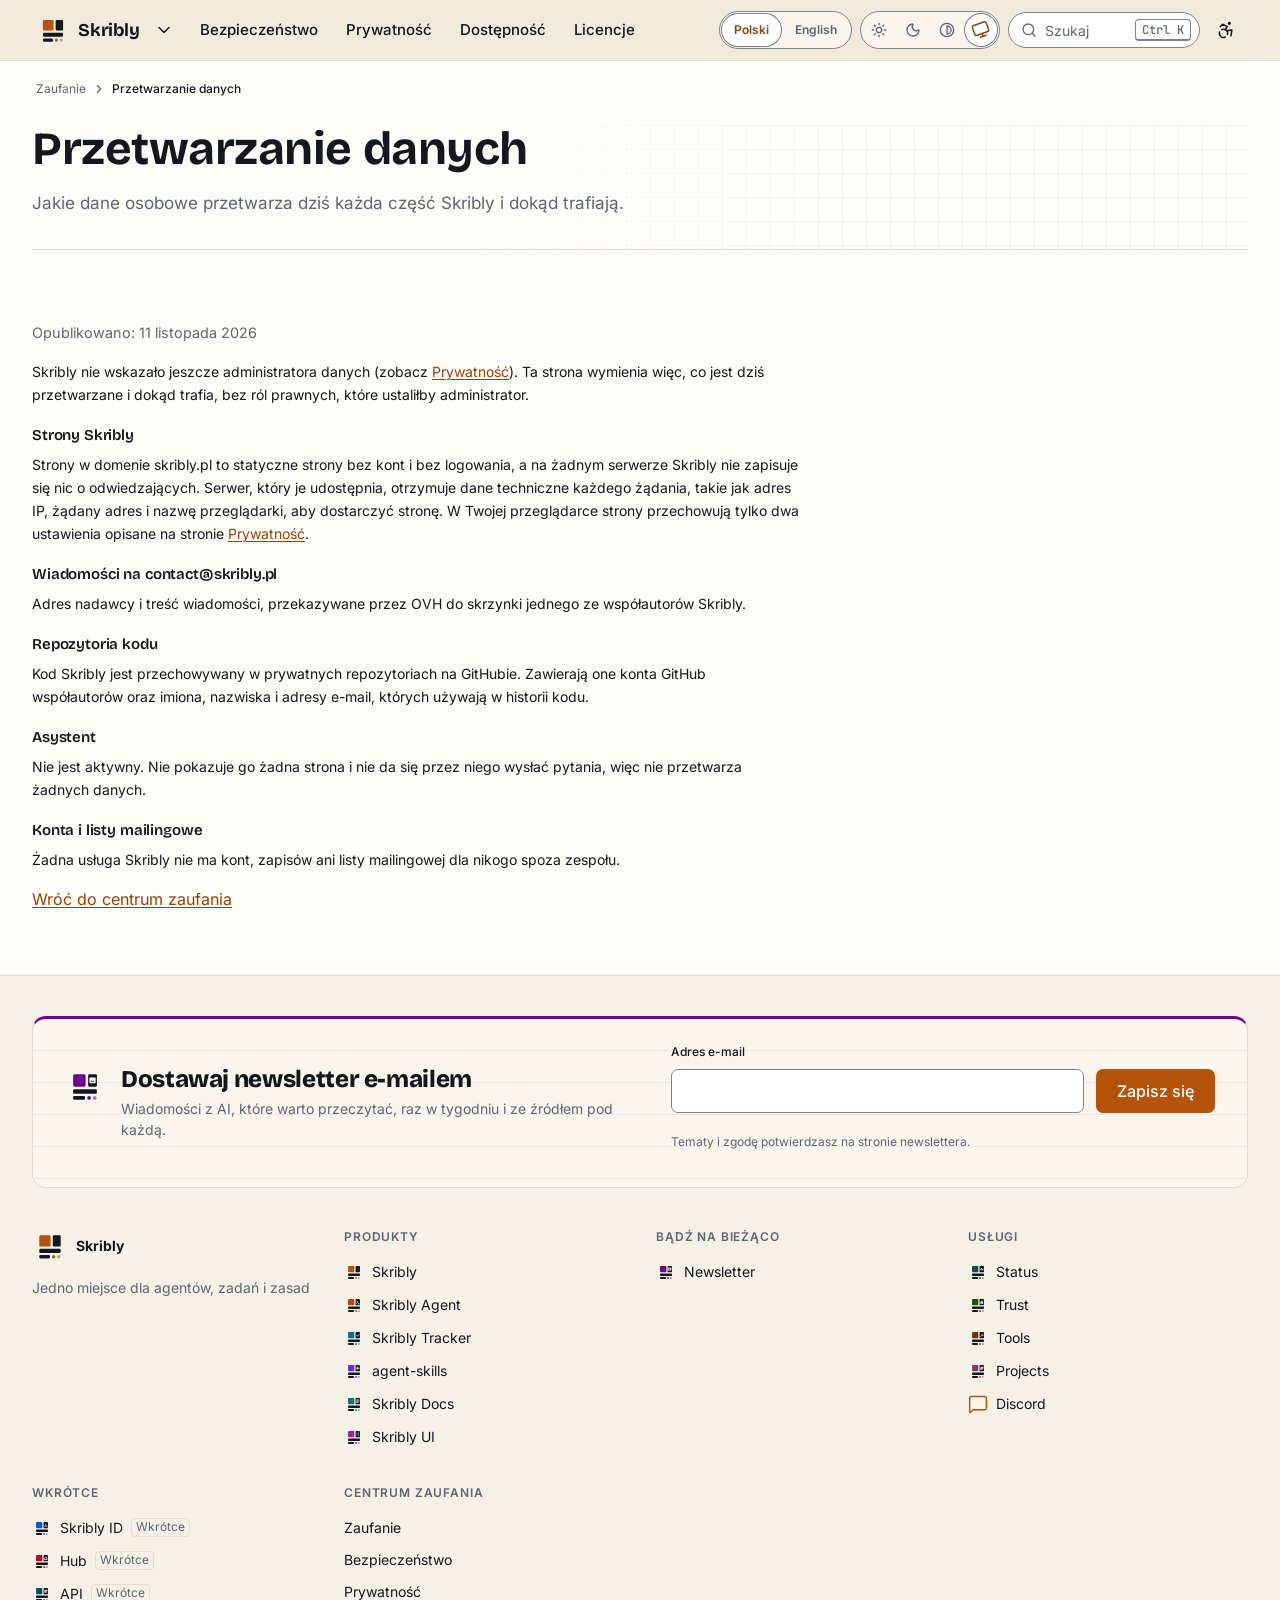
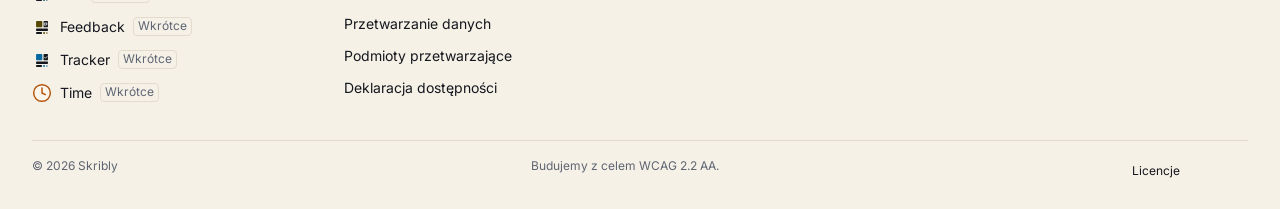
<file: pl/przetwarzanie-danych/index.html>
<!DOCTYPE html><html lang="pl" dir="ltr"><head><meta charset="utf-8"><meta name="viewport" content="width=device-width, initial-scale=1"><title>Przetwarzanie danych | Skribly</title><meta name="description" content="Jakie dane osobowe przetwarza dziś każda część Skribly i dokąd trafiają."><link rel="canonical" href="https://trust.skribly.pl/pl/przetwarzanie-danych/"><link rel="alternate" hreflang="pl" href="https://trust.skribly.pl/pl/przetwarzanie-danych/"><link rel="alternate" hreflang="en" href="https://trust.skribly.pl/data-processing/"><link rel="alternate" hreflang="x-default" href="https://trust.skribly.pl/data-processing/"><script src="/_astro/prepaint.iife.DfruCCWJ.js"></script><meta name="color-scheme" content="light dark"><meta name="theme-color" media="(prefers-color-scheme: light)" content="#fffdf8"><meta name="theme-color" media="(prefers-color-scheme: dark)" content="#111318"><meta name="referrer" content="strict-origin-when-cross-origin"><link rel="preload" href="/_astro/inter-latin-wght-normal.Dx4kXJAl.woff2" as="font" type="font/woff2" crossorigin><link rel="preload" href="/_astro/bricolage-grotesque-latin-wght-normal.DLoelf7F.woff2" as="font" type="font/woff2" crossorigin><link rel="icon" href="/favicon-32.png" sizes="32x32" type="image/png"><link rel="icon" href="/favicon.svg" type="image/svg+xml"><link rel="apple-touch-icon" href="/apple-touch-icon.png"><link rel="manifest" href="/manifest.webmanifest"><meta property="og:type" content="website"><meta property="og:site_name" content="Skribly"><meta property="og:locale" content="pl_PL"><meta property="og:url" content="https://trust.skribly.pl/pl/przetwarzanie-danych/"><meta property="og:title" content="Przetwarzanie danych | Skribly"><meta property="og:description" content="Jakie dane osobowe przetwarza dziś każda część Skribly i dokąd trafiają."><meta property="og:image" content="https://trust.skribly.pl/og/pl/przetwarzanie-danych/image.png"><meta property="og:image:width" content="1200"><meta property="og:image:height" content="630"><meta property="og:image:alt" content="Przetwarzanie danych | Skribly"><meta name="twitter:card" content="summary_large_image"><meta name="twitter:title" content="Przetwarzanie danych | Skribly"><meta name="twitter:description" content="Jakie dane osobowe przetwarza dziś każda część Skribly i dokąd trafiają."><meta name="twitter:image" content="https://trust.skribly.pl/og/pl/przetwarzanie-danych/image.png"><script type="application/ld+json">{"@context":"https://schema.org","@graph":[{"@type":"Organization","@id":"https://skribly.pl/#organization","name":"Skribly","url":"https://skribly.pl/","logo":"https://skribly.pl/img/icons/icon-512.png","sameAs":["https://docs.skribly.pl/","https://ui.skribly.pl/"]},{"@type":"WebSite","@id":"https://trust.skribly.pl/#website","name":"Skribly","url":"https://trust.skribly.pl/","inLanguage":"pl","description":"Jakie dane osobowe przetwarza dziś każda część Skribly i dokąd trafiają.","publisher":{"@id":"https://skribly.pl/#organization"}},{"@type":"WebPage","@id":"https://trust.skribly.pl/pl/przetwarzanie-danych/#page","url":"https://trust.skribly.pl/pl/przetwarzanie-danych/","name":"Przetwarzanie danych | Skribly","description":"Jakie dane osobowe przetwarza dziś każda część Skribly i dokąd trafiają.","inLanguage":"pl","isPartOf":{"@id":"https://trust.skribly.pl/#website"},"publisher":{"@id":"https://skribly.pl/#organization"}},{"@type":"BreadcrumbList","itemListElement":[{"@type":"ListItem","position":1,"name":"Zaufanie","item":"https://trust.skribly.pl/pl/"},{"@type":"ListItem","position":2,"name":"Przetwarzanie danych","item":"https://trust.skribly.pl/pl/przetwarzanie-danych/"}]}]}</script><meta http-equiv="Content-Security-Policy" content="default-src 'none'; connect-src 'self'; script-src 'self' 'wasm-unsafe-eval'; style-src 'self'; img-src 'self' data:; font-src 'self'; manifest-src 'self'; media-src 'self'; base-uri 'none'; form-action https://newsletter.skribly.pl; upgrade-insecure-requests"><link rel="stylesheet" href="/_astro/Page.DNO8GTjF.css"></head><body class="sk-page"><a class="sk-skip-link" href="#content">Przejdź do treści</a><header class="sk-site-header sk-product--skribly" data-sk-header><div class="sk-container sk-container--wide sk-site-header__bar"><div class="sk-site-header__brand"><a class="sk-site-header__home" href="/pl/" aria-label="Skribly, strona główna"><svg class="sk-logo sk-logo--skribly" viewBox="0 0 64 64" width="2.125rem" height="2.125rem" focusable="false" aria-hidden="true"><rect x="13" y="13" width="20" height="20" rx="2.5" fill="var(--sk-accent)"/><rect x="37" y="13" width="14" height="20" rx="2" fill="currentColor"/><rect x="13" y="37" width="38" height="7.5" rx="2" fill="currentColor"/><rect x="13" y="48" width="19" height="6" rx="2" fill="currentColor"/><circle cx="38.5" cy="51" r="3" fill="var(--sk-accent)"/><circle cx="47.5" cy="51" r="3" fill="var(--sk-accent)" opacity="0.55"/></svg><span class="sk-site-header__name">Skribly</span></a><details class="sk-dropdown sk-ecosystem"><summary class="sk-icon-button sk-ecosystem__toggle" aria-label="Przełącz produkt" title="Przełącz produkt"><svg class="sk-icon sk-dropdown__chevron" viewBox="0 0 24 24" focusable="false" data-icon="chevron.down" aria-hidden="true"><path d="m6 9 6 6 6-6"></path></svg></summary><div class="sk-dropdown__panel"><p class="sk-ecosystem__title" id="sk-ecosystem-skribly">Produkty Skribly</p><ul class="sk-ecosystem__list" aria-labelledby="sk-ecosystem-skribly"><li><a class="sk-ecosystem__item sk-product--skribly" href="https://skribly.pl/pl/" aria-current="true" hreflang="pl"><svg class="sk-logo sk-logo--skribly" viewBox="0 0 64 64" width="2.25rem" height="2.25rem" focusable="false" aria-hidden="true"><rect x="13" y="13" width="20" height="20" rx="2.5" fill="var(--sk-accent)"/><rect x="37" y="13" width="14" height="20" rx="2" fill="currentColor"/><rect x="13" y="37" width="38" height="7.5" rx="2" fill="currentColor"/><rect x="13" y="48" width="19" height="6" rx="2" fill="currentColor"/><circle cx="38.5" cy="51" r="3" fill="var(--sk-accent)"/><circle cx="47.5" cy="51" r="3" fill="var(--sk-accent)" opacity="0.55"/></svg><span><strong>Skribly</strong><span>Jedno miejsce dla agentów, zadań i zasad</span></span><span class="sk-ecosystem__here">Tu jesteś</span></a></li><li><a class="sk-ecosystem__item sk-product--agent" href="https://agent.skribly.pl/"><svg class="sk-logo sk-logo--agent" viewBox="0 0 64 64" width="2.25rem" height="2.25rem" focusable="false" aria-hidden="true"><rect x="13" y="13" width="20" height="20" rx="2.5" fill="var(--sk-tool-agent)"/><rect x="37" y="13" width="14" height="20" rx="2" fill="currentColor"/><path d="M40.6 19.4l3.6 3.6-3.6 3.6M45.6 28.4h2.6" fill="none" stroke="var(--sk-bg)" stroke-width="2.4" stroke-linecap="round" stroke-linejoin="round"/><rect x="13" y="37" width="38" height="7.5" rx="2" fill="currentColor"/><rect x="13" y="48" width="19" height="6" rx="2" fill="currentColor"/><circle cx="38.5" cy="51" r="3" fill="var(--sk-tool-agent)"/><circle cx="47.5" cy="51" r="3" fill="var(--sk-tool-agent)" opacity="0.55"/></svg><span><strong>Skribly Agent</strong><span>Tu pracują agenci</span></span></a></li><li><a class="sk-ecosystem__item sk-product--tracker" href="https://skribly.pl/pl/apps/skribly-tracker/" hreflang="pl"><svg class="sk-logo sk-logo--tracker" viewBox="0 0 64 64" width="2.25rem" height="2.25rem" focusable="false" aria-hidden="true"><rect x="13" y="13" width="20" height="20" rx="2.5" fill="var(--sk-tool-tracker)"/><rect x="37" y="13" width="14" height="20" rx="2" fill="currentColor"/><path d="M40.4 23.6l2.8 2.8 4.8-5.4" fill="none" stroke="var(--sk-bg)" stroke-width="2.4" stroke-linecap="round" stroke-linejoin="round"/><rect x="13" y="37" width="38" height="7.5" rx="2" fill="currentColor"/><rect x="13" y="48" width="19" height="6" rx="2" fill="currentColor"/><circle cx="38.5" cy="51" r="3" fill="var(--sk-tool-tracker)"/><circle cx="47.5" cy="51" r="3" fill="var(--sk-tool-tracker)" opacity="0.55"/></svg><span><strong>Skribly Tracker</strong><span>Tu powstają zadania</span></span></a></li><li><a class="sk-ecosystem__item sk-product--skills" href="https://skribly.pl/pl/apps/agent-skills/" hreflang="pl"><svg class="sk-logo sk-logo--skills" viewBox="0 0 64 64" width="2.25rem" height="2.25rem" focusable="false" aria-hidden="true"><rect x="13" y="13" width="20" height="20" rx="2.5" fill="var(--sk-tool-skills)"/><rect x="37" y="13" width="14" height="20" rx="2" fill="currentColor"/><path d="M44 18.6v8.8M39.6 23h8.8" fill="none" stroke="var(--sk-bg)" stroke-width="2.4" stroke-linecap="round" stroke-linejoin="round"/><rect x="13" y="37" width="38" height="7.5" rx="2" fill="currentColor"/><rect x="13" y="48" width="19" height="6" rx="2" fill="currentColor"/><circle cx="38.5" cy="51" r="3" fill="var(--sk-tool-skills)"/><circle cx="47.5" cy="51" r="3" fill="var(--sk-tool-skills)" opacity="0.55"/></svg><span><strong>agent-skills</strong><span>Tu mieszkają zasady</span></span></a></li><li><a class="sk-ecosystem__item sk-product--docs" href="https://docs.skribly.pl/"><svg class="sk-logo sk-logo--docs" viewBox="0 0 64 64" width="2.25rem" height="2.25rem" focusable="false" aria-hidden="true"><rect x="13" y="13" width="20" height="20" rx="2.5" fill="var(--sk-tool-docs)"/><rect x="37" y="13" width="14" height="20" rx="2" fill="currentColor"/><path d="M40.4 19h7.2M40.4 23h7.2M40.4 27h4.4" fill="none" stroke="var(--sk-bg)" stroke-width="2.4" stroke-linecap="round" stroke-linejoin="round"/><rect x="13" y="37" width="38" height="7.5" rx="2" fill="currentColor"/><rect x="13" y="48" width="19" height="6" rx="2" fill="currentColor"/><circle cx="38.5" cy="51" r="3" fill="var(--sk-tool-docs)"/><circle cx="47.5" cy="51" r="3" fill="var(--sk-tool-docs)" opacity="0.55"/></svg><span><strong>Skribly Docs</strong><span>Poradniki i dokumentacja</span></span></a></li><li><a class="sk-ecosystem__item sk-product--ui" href="https://ui.skribly.pl/"><svg class="sk-logo sk-logo--ui" viewBox="0 0 64 64" width="2.25rem" height="2.25rem" focusable="false" aria-hidden="true"><rect x="13" y="13" width="20" height="20" rx="2.5" fill="var(--sk-tool-ui)"/><rect x="37" y="13" width="14" height="20" rx="2" fill="currentColor"/><path d="M41.2 19.6h.01M46.8 19.6h.01M41.2 25.4h.01M46.8 25.4h.01" fill="none" stroke="var(--sk-bg)" stroke-width="2.4" stroke-linecap="round" stroke-linejoin="round"/><rect x="13" y="37" width="38" height="7.5" rx="2" fill="currentColor"/><rect x="13" y="48" width="19" height="6" rx="2" fill="currentColor"/><circle cx="38.5" cy="51" r="3" fill="var(--sk-tool-ui)"/><circle cx="47.5" cy="51" r="3" fill="var(--sk-tool-ui)" opacity="0.55"/></svg><span><strong>Skribly UI</strong><span>Tokeny i komponenty</span></span></a></li></ul><p class="sk-ecosystem__title" id="sk-ecosystem-skribly-channels">Bądź na bieżąco</p><ul class="sk-ecosystem__list" aria-labelledby="sk-ecosystem-skribly-channels"><li><a class="sk-ecosystem__item sk-product--newsletter" href="https://newsletter.skribly.pl/pl/" hreflang="pl"><svg class="sk-logo sk-logo--newsletter" viewBox="0 0 64 64" width="2.25rem" height="2.25rem" focusable="false" aria-hidden="true"><rect x="13" y="13" width="20" height="20" rx="2.5" fill="var(--sk-tool-newsletter)"/><rect x="37" y="13" width="14" height="20" rx="2" fill="currentColor"/><path d="M40.2 19.6h7.6v6.8h-7.6zM40.6 20.2l3.4 2.8 3.4-2.8" fill="none" stroke="var(--sk-bg)" stroke-width="2.4" stroke-linecap="round" stroke-linejoin="round"/><rect x="13" y="37" width="38" height="7.5" rx="2" fill="currentColor"/><rect x="13" y="48" width="19" height="6" rx="2" fill="currentColor"/><circle cx="38.5" cy="51" r="3" fill="var(--sk-tool-newsletter)"/><circle cx="47.5" cy="51" r="3" fill="var(--sk-tool-newsletter)" opacity="0.55"/></svg><span><strong>Skribly Newsletter</strong><span>Wiadomości o AI co tydzień, każda ze źródłem</span></span></a></li></ul><p class="sk-ecosystem__title" id="sk-ecosystem-skribly-services">Usługi</p><ul class="sk-ecosystem__list" aria-labelledby="sk-ecosystem-skribly-services"><li><a class="sk-ecosystem__item sk-product--status" href="https://status.skribly.pl/pl/" hreflang="pl"><svg class="sk-logo sk-logo--status" viewBox="0 0 64 64" width="2.25rem" height="2.25rem" focusable="false" aria-hidden="true"><rect x="13" y="13" width="20" height="20" rx="2.5" fill="var(--sk-tool-status)"/><rect x="37" y="13" width="14" height="20" rx="2" fill="currentColor"/><path d="M39.6 23.6h2.2l1.4-3.6 2.4 6.8 1.4-3.2h1.4" fill="none" stroke="var(--sk-bg)" stroke-width="2.4" stroke-linecap="round" stroke-linejoin="round"/><rect x="13" y="37" width="38" height="7.5" rx="2" fill="currentColor"/><rect x="13" y="48" width="19" height="6" rx="2" fill="currentColor"/><circle cx="38.5" cy="51" r="3" fill="var(--sk-tool-status)"/><circle cx="47.5" cy="51" r="3" fill="var(--sk-tool-status)" opacity="0.55"/></svg><span><strong>Skribly Status</strong><span>Czy każda usługa działa</span></span></a></li><li><a class="sk-ecosystem__item sk-product--trust" href="https://trust.skribly.pl/pl/" hreflang="pl"><svg class="sk-logo sk-logo--trust" viewBox="0 0 64 64" width="2.25rem" height="2.25rem" focusable="false" aria-hidden="true"><rect x="13" y="13" width="20" height="20" rx="2.5" fill="var(--sk-tool-trust)"/><rect x="37" y="13" width="14" height="20" rx="2" fill="currentColor"/><path d="M41.8 22.6v-3h4.4v3M40.8 24.2h6.4v2.8h-6.4z" fill="none" stroke="var(--sk-bg)" stroke-width="2.4" stroke-linecap="round" stroke-linejoin="round"/><rect x="13" y="37" width="38" height="7.5" rx="2" fill="currentColor"/><rect x="13" y="48" width="19" height="6" rx="2" fill="currentColor"/><circle cx="38.5" cy="51" r="3" fill="var(--sk-tool-trust)"/><circle cx="47.5" cy="51" r="3" fill="var(--sk-tool-trust)" opacity="0.55"/></svg><span><strong>Skribly Trust</strong><span>Bezpieczeństwo, prywatność i dostępność</span></span></a></li><li><a class="sk-ecosystem__item sk-product--tools" href="https://tools.skribly.pl/pl/" hreflang="pl"><svg class="sk-logo sk-logo--tools" viewBox="0 0 64 64" width="2.25rem" height="2.25rem" focusable="false" aria-hidden="true"><rect x="13" y="13" width="20" height="20" rx="2.5" fill="var(--sk-tool-tools)"/><rect x="37" y="13" width="14" height="20" rx="2" fill="currentColor"/><path d="M40.8 27.2L46 22M43.8 19.8l4.4 4.4" fill="none" stroke="var(--sk-bg)" stroke-width="2.4" stroke-linecap="round" stroke-linejoin="round"/><rect x="13" y="37" width="38" height="7.5" rx="2" fill="currentColor"/><rect x="13" y="48" width="19" height="6" rx="2" fill="currentColor"/><circle cx="38.5" cy="51" r="3" fill="var(--sk-tool-tools)"/><circle cx="47.5" cy="51" r="3" fill="var(--sk-tool-tools)" opacity="0.55"/></svg><span><strong>Skribly Tools</strong><span>Małe narzędzia w przeglądarce</span></span></a></li><li><a class="sk-ecosystem__item sk-product--projects" href="https://projects.skribly.pl/pl/" hreflang="pl"><svg class="sk-logo sk-logo--projects" viewBox="0 0 64 64" width="2.25rem" height="2.25rem" focusable="false" aria-hidden="true"><rect x="13" y="13" width="20" height="20" rx="2.5" fill="var(--sk-tool-projects)"/><rect x="37" y="13" width="14" height="20" rx="2" fill="currentColor"/><path d="M40.4 21.8h4.8v4.8h-4.8zM43 21.8v-2.6h4.8v4.8h-2.6" fill="none" stroke="var(--sk-bg)" stroke-width="2.4" stroke-linecap="round" stroke-linejoin="round"/><rect x="13" y="37" width="38" height="7.5" rx="2" fill="currentColor"/><rect x="13" y="48" width="19" height="6" rx="2" fill="currentColor"/><circle cx="38.5" cy="51" r="3" fill="var(--sk-tool-projects)"/><circle cx="47.5" cy="51" r="3" fill="var(--sk-tool-projects)" opacity="0.55"/></svg><span><strong>Skribly Projects</strong><span>Każda część i jej postęp</span></span></a></li><li><a class="sk-ecosystem__item sk-product--discord" href="https://dc.skribly.pl/pl/" hreflang="pl"><svg class="sk-icon sk-icon--duo sk-ecosystem__icon" viewBox="0 0 24 24" focusable="false" data-icon="content.comment" aria-hidden="true"><g class="sk-icon__fill"><path d="M22 17a2 2 0 0 1-2 2H6.828a2 2 0 0 0-1.414.586l-2.202 2.202A.71.71 0 0 1 2 21.286V5a2 2 0 0 1 2-2h16a2 2 0 0 1 2 2z"></path></g><path d="M22 17a2 2 0 0 1-2 2H6.828a2 2 0 0 0-1.414.586l-2.202 2.202A.71.71 0 0 1 2 21.286V5a2 2 0 0 1 2-2h16a2 2 0 0 1 2 2z"></path></svg><span><strong>Discord</strong><span>Rozmowy z osobami, które budują Skribly</span></span></a></li></ul></div></details></div><div class="sk-site-header__quick"><button class="sk-search-button sk-site-header__wide" type="button" data-sk-search-open data-sk-needs-js aria-haspopup="dialog" aria-controls="sk-search" aria-keyshortcuts="Control+K /"><svg class="sk-icon" viewBox="0 0 24 24" focusable="false" data-icon="action.search" aria-hidden="true"><g class="sk-icon__fill"><circle cx="11" cy="11" r="8"></circle></g><path d="m21 21-4.34-4.34"></path><circle cx="11" cy="11" r="8"></circle></svg><span>Szukaj</span><kbd class="sk-kbd" aria-hidden="true">Ctrl K</kbd></button><button class="sk-icon-button sk-site-header__narrow" type="button" data-sk-search-open data-sk-needs-js aria-label="Szukaj" aria-haspopup="dialog" aria-controls="sk-search" aria-keyshortcuts="Control+K /"><svg class="sk-icon" viewBox="0 0 24 24" focusable="false" data-icon="action.search" aria-hidden="true"><g class="sk-icon__fill"><circle cx="11" cy="11" r="8"></circle></g><path d="m21 21-4.34-4.34"></path><circle cx="11" cy="11" r="8"></circle></svg></button><button class="sk-icon-button" type="button" data-sk-a11y-open data-sk-needs-js aria-controls="sk-a11y-panel" aria-expanded="false" aria-label="Dostępność" title="Otwórz ustawienia dostępności"><svg class="sk-icon" viewBox="0 0 24 24" focusable="false" data-icon="nav.accessibility" aria-hidden="true"><g class="sk-icon__fill"><circle cx="16" cy="4" r="1"></circle></g><circle cx="16" cy="4" r="1"></circle><path d="m18 19 1-7-6 1"></path><path d="m5 8 3-3 5.5 3-2.36 3.5"></path><path d="M4.24 14.5a5 5 0 0 0 6.88 6"></path><path d="M13.76 17.5a5 5 0 0 0-6.88-6"></path></svg></button><button class="sk-icon-button sk-site-header__menu-toggle" type="button" data-sk-menu-toggle data-sk-needs-js aria-expanded="false" aria-controls="sk-site-drawer-skribly" aria-label="Menu" data-open="Menu" data-close="Zamknij menu"><span class="sk-burger" aria-hidden="true"><span></span><span></span><span></span></span></button></div><div class="sk-site-header__drawer" id="sk-site-drawer-skribly"><nav class="sk-site-nav" aria-label="Główna nawigacja"><ul class="sk-site-nav__list"><li><a class="sk-site-nav__link" href="/pl/bezpieczenstwo/">Bezpieczeństwo</a></li><li><a class="sk-site-nav__link" href="/pl/prywatnosc/">Prywatność</a></li><li><a class="sk-site-nav__link" href="/pl/dostepnosc/">Dostępność</a></li><li><a class="sk-site-nav__link" href="/pl/licencje/">Licencje</a></li></ul></nav><div class="sk-site-header__tools"><nav class="sk-language-switch" aria-label="Język"><ul><li><span lang="pl" aria-current="true">Polski</span></li><li><a href="/data-processing/" lang="en" hreflang="en">English</a></li></ul></nav><fieldset class="sk-theme-switch" data-sk-theme-switch><legend class="sk-visually-hidden">Motyw</legend><label title="Dzień"><input type="radio" name="sk-theme-hiwk46" value="light"><svg class="sk-icon" viewBox="0 0 24 24" focusable="false" data-icon="theme.light" aria-hidden="true"><g class="sk-icon__fill"><circle cx="12" cy="12" r="4"></circle></g><circle cx="12" cy="12" r="4"></circle><path d="M12 2v2"></path><path d="M12 20v2"></path><path d="m4.93 4.93 1.41 1.41"></path><path d="m17.66 17.66 1.41 1.41"></path><path d="M2 12h2"></path><path d="M20 12h2"></path><path d="m6.34 17.66-1.41 1.41"></path><path d="m19.07 4.93-1.41 1.41"></path></svg><span class="sk-visually-hidden">Dzień</span></label><label title="Noc"><input type="radio" name="sk-theme-hiwk46" value="dark"><svg class="sk-icon" viewBox="0 0 24 24" focusable="false" data-icon="theme.dark" aria-hidden="true"><g class="sk-icon__fill"><path d="M20.985 12.486a9 9 0 1 1-9.473-9.472c.405-.022.617.46.402.803a6 6 0 0 0 8.268 8.268c.344-.215.825-.004.803.401"></path></g><path d="M20.985 12.486a9 9 0 1 1-9.473-9.472c.405-.022.617.46.402.803a6 6 0 0 0 8.268 8.268c.344-.215.825-.004.803.401"></path></svg><span class="sk-visually-hidden">Noc</span></label><label title="Wysoki kontrast"><input type="radio" name="sk-theme-hiwk46" value="contrast"><svg class="sk-icon" viewBox="0 0 24 24" focusable="false" data-icon="theme.contrast" aria-hidden="true"><g class="sk-icon__fill"><circle cx="12" cy="12" r="10"></circle><path d="M12 18a6 6 0 0 0 0-12v12z"></path></g><circle cx="12" cy="12" r="10"></circle><path d="M12 18a6 6 0 0 0 0-12v12z"></path></svg><span class="sk-visually-hidden">Wysoki kontrast</span></label><label title="Jak w systemie"><input type="radio" name="sk-theme-hiwk46" value="system" checked><svg class="sk-icon" viewBox="0 0 24 24" focusable="false" data-icon="theme.system" aria-hidden="true"><g class="sk-icon__fill"><rect rx="2" x="2" y="3" width="20" height="14"></rect></g><rect rx="2" x="2" y="3" width="20" height="14"></rect><line x1="8" y1="21" x2="16" y2="21"></line><line x1="12" y1="17" x2="12" y2="21"></line></svg><span class="sk-visually-hidden">Jak w systemie</span></label></fieldset><script type="module" src="/_astro/ThemeSwitch.astro_astro_type_script_index_0_lang.CFWxGLRv.js"></script></div></div></div></header><script type="module" src="/_astro/SiteHeader.astro_astro_type_script_index_0_lang.C7ESqmu-.js"></script><main class="sk-page__main sk-page__main--wide" id="content" tabindex="-1" data-pagefind-body><nav class="sk-breadcrumbs" aria-label="Jesteś tutaj" data-pagefind-ignore><ol><li><a href="/pl/">Zaufanie</a></li><li><span aria-current="page">Przetwarzanie danych</span></li></ol></nav><div class="site-main" data-pagefind-body><div class="hero-wrap"><header class="sk-hero sk-hero--page sk-pattern sk-pattern--grid sk-product--trust" data-sk-hero="page"><div class="sk-hero__body"><h1 class="sk-hero__title">Przetwarzanie danych</h1><p class="sk-hero__lead">Jakie dane osobowe przetwarza dziś każda część Skribly i dokąd trafiają.</p></div></header></div><article class="page-measure page-section"><header class="entry-head"><p class="entry-dates">Opublikowano: <time datetime="2026-11-11T00:00:00.000Z">11 listopada 2026</time></p></header><div class="sk-prose entry-body"><p>Skribly nie wskazało jeszcze administratora danych (zobacz <a href="/pl/prywatnosc/">Prywatność</a>). Ta strona wymienia więc, co jest dziś przetwarzane i dokąd trafia, bez ról prawnych, które ustaliłby administrator.</p>
<h2>Strony Skribly</h2>
<p>Strony w domenie skribly.pl to statyczne strony bez kont i bez logowania, a na żadnym serwerze Skribly nie zapisuje się nic o odwiedzających. Serwer, który je udostępnia, otrzymuje dane techniczne każdego żądania, takie jak adres IP, żądany adres i nazwę przeglądarki, aby dostarczyć stronę. W Twojej przeglądarce strony przechowują tylko dwa ustawienia opisane na stronie <a href="/pl/prywatnosc/">Prywatność</a>.</p>
<h2>Wiadomości na contact@skribly.pl</h2>
<p>Adres nadawcy i treść wiadomości, przekazywane przez OVH do skrzynki jednego ze współautorów Skribly.</p>
<h2>Repozytoria kodu</h2>
<p>Kod Skribly jest przechowywany w prywatnych repozytoriach na GitHubie. Zawierają one konta GitHub współautorów oraz imiona, nazwiska i adresy e-mail, których używają w historii kodu.</p>
<h2>Asystent</h2>
<p>Nie jest aktywny. Nie pokazuje go żadna strona i nie da się przez niego wysłać pytania, więc nie przetwarza żadnych danych.</p>
<h2>Konta i listy mailingowe</h2>
<p>Żadna usługa Skribly nie ma kont, zapisów ani listy mailingowej dla nikogo spoza zespołu.</p></div><p><a class="sk-link" href="/pl/">Wróć do centrum zaufania</a></p></article></div></main><footer class="sk-site-footer sk-product--skribly"><div class="sk-container sk-container--wide"><section aria-labelledby="sk-footer-newsletter-title" class="sk-band sk-band--sunken sk-pattern sk-pattern--ruled sk-product--newsletter sk-newsletter-signup sk-newsletter-signup--footer"><div class="sk-newsletter-signup__text"><svg class="sk-logo sk-logo--newsletter" viewBox="0 0 64 64" width="2.5rem" height="2.5rem" focusable="false" aria-hidden="true"><rect x="13" y="13" width="20" height="20" rx="2.5" fill="var(--sk-tool-newsletter)"/><rect x="37" y="13" width="14" height="20" rx="2" fill="currentColor"/><path d="M40.2 19.6h7.6v6.8h-7.6zM40.6 20.2l3.4 2.8 3.4-2.8" fill="none" stroke="var(--sk-bg)" stroke-width="2.4" stroke-linecap="round" stroke-linejoin="round"/><rect x="13" y="37" width="38" height="7.5" rx="2" fill="currentColor"/><rect x="13" y="48" width="19" height="6" rx="2" fill="currentColor"/><circle cx="38.5" cy="51" r="3" fill="var(--sk-tool-newsletter)"/><circle cx="47.5" cy="51" r="3" fill="var(--sk-tool-newsletter)" opacity="0.55"/></svg><h2 class="sk-newsletter-signup__title" id="sk-footer-newsletter-title">Dostawaj newsletter e-mailem</h2><p class="sk-newsletter-signup__lead">Wiadomości z AI, które warto przeczytać, raz w tygodniu i ze źródłem pod każdą.</p></div><form class="sk-newsletter-signup__form" method="get" action="https://newsletter.skribly.pl/pl/#signup" aria-labelledby="sk-footer-newsletter-title"><label class="sk-label" for="sk-footer-newsletter-email">Adres e-mail</label><div class="sk-newsletter-signup__row"><input class="sk-input sk-newsletter-signup__input" type="email" id="sk-footer-newsletter-email" name="email" autocomplete="email" inputmode="email" spellcheck="false" maxlength="254" required aria-describedby="sk-footer-newsletter-hint"><button class="sk-button" type="submit">Zapisz się</button></div><p class="sk-hint" id="sk-footer-newsletter-hint">Tematy i zgodę potwierdzasz na stronie newslettera.</p></form></section><div class="sk-site-footer__grid"><div class="sk-site-footer__brand"><a href="https://skribly.pl/pl/" aria-label="Skribly, strona główna"><svg class="sk-logo sk-logo--skribly" viewBox="0 0 64 64" width="2.25rem" height="2.25rem" focusable="false" aria-hidden="true"><rect x="13" y="13" width="20" height="20" rx="2.5" fill="var(--sk-accent)"/><rect x="37" y="13" width="14" height="20" rx="2" fill="currentColor"/><rect x="13" y="37" width="38" height="7.5" rx="2" fill="currentColor"/><rect x="13" y="48" width="19" height="6" rx="2" fill="currentColor"/><circle cx="38.5" cy="51" r="3" fill="var(--sk-accent)"/><circle cx="47.5" cy="51" r="3" fill="var(--sk-accent)" opacity="0.55"/></svg><strong>Skribly</strong></a><p>Jedno miejsce dla agentów, zadań i zasad</p></div><nav aria-labelledby="sk-footer-products-skribly"><h2 id="sk-footer-products-skribly">Produkty</h2><ul><li><a href="https://skribly.pl/pl/" aria-current="true"><svg class="sk-logo sk-logo--skribly" viewBox="0 0 64 64" width="1.25rem" height="1.25rem" focusable="false" aria-hidden="true"><rect x="13" y="13" width="20" height="20" rx="2.5" fill="var(--sk-accent)"/><rect x="37" y="13" width="14" height="20" rx="2" fill="currentColor"/><rect x="13" y="37" width="38" height="7.5" rx="2" fill="currentColor"/><rect x="13" y="48" width="19" height="6" rx="2" fill="currentColor"/><circle cx="38.5" cy="51" r="3" fill="var(--sk-accent)"/><circle cx="47.5" cy="51" r="3" fill="var(--sk-accent)" opacity="0.55"/></svg>Skribly</a></li><li><a href="https://agent.skribly.pl/"><svg class="sk-logo sk-logo--agent" viewBox="0 0 64 64" width="1.25rem" height="1.25rem" focusable="false" aria-hidden="true"><rect x="13" y="13" width="20" height="20" rx="2.5" fill="var(--sk-tool-agent)"/><rect x="37" y="13" width="14" height="20" rx="2" fill="currentColor"/><path d="M40.6 19.4l3.6 3.6-3.6 3.6M45.6 28.4h2.6" fill="none" stroke="var(--sk-bg)" stroke-width="2.4" stroke-linecap="round" stroke-linejoin="round"/><rect x="13" y="37" width="38" height="7.5" rx="2" fill="currentColor"/><rect x="13" y="48" width="19" height="6" rx="2" fill="currentColor"/><circle cx="38.5" cy="51" r="3" fill="var(--sk-tool-agent)"/><circle cx="47.5" cy="51" r="3" fill="var(--sk-tool-agent)" opacity="0.55"/></svg>Skribly Agent</a></li><li><a href="https://skribly.pl/pl/apps/skribly-tracker/"><svg class="sk-logo sk-logo--tracker" viewBox="0 0 64 64" width="1.25rem" height="1.25rem" focusable="false" aria-hidden="true"><rect x="13" y="13" width="20" height="20" rx="2.5" fill="var(--sk-tool-tracker)"/><rect x="37" y="13" width="14" height="20" rx="2" fill="currentColor"/><path d="M40.4 23.6l2.8 2.8 4.8-5.4" fill="none" stroke="var(--sk-bg)" stroke-width="2.4" stroke-linecap="round" stroke-linejoin="round"/><rect x="13" y="37" width="38" height="7.5" rx="2" fill="currentColor"/><rect x="13" y="48" width="19" height="6" rx="2" fill="currentColor"/><circle cx="38.5" cy="51" r="3" fill="var(--sk-tool-tracker)"/><circle cx="47.5" cy="51" r="3" fill="var(--sk-tool-tracker)" opacity="0.55"/></svg>Skribly Tracker</a></li><li><a href="https://skribly.pl/pl/apps/agent-skills/"><svg class="sk-logo sk-logo--skills" viewBox="0 0 64 64" width="1.25rem" height="1.25rem" focusable="false" aria-hidden="true"><rect x="13" y="13" width="20" height="20" rx="2.5" fill="var(--sk-tool-skills)"/><rect x="37" y="13" width="14" height="20" rx="2" fill="currentColor"/><path d="M44 18.6v8.8M39.6 23h8.8" fill="none" stroke="var(--sk-bg)" stroke-width="2.4" stroke-linecap="round" stroke-linejoin="round"/><rect x="13" y="37" width="38" height="7.5" rx="2" fill="currentColor"/><rect x="13" y="48" width="19" height="6" rx="2" fill="currentColor"/><circle cx="38.5" cy="51" r="3" fill="var(--sk-tool-skills)"/><circle cx="47.5" cy="51" r="3" fill="var(--sk-tool-skills)" opacity="0.55"/></svg>agent-skills</a></li><li><a href="https://docs.skribly.pl/"><svg class="sk-logo sk-logo--docs" viewBox="0 0 64 64" width="1.25rem" height="1.25rem" focusable="false" aria-hidden="true"><rect x="13" y="13" width="20" height="20" rx="2.5" fill="var(--sk-tool-docs)"/><rect x="37" y="13" width="14" height="20" rx="2" fill="currentColor"/><path d="M40.4 19h7.2M40.4 23h7.2M40.4 27h4.4" fill="none" stroke="var(--sk-bg)" stroke-width="2.4" stroke-linecap="round" stroke-linejoin="round"/><rect x="13" y="37" width="38" height="7.5" rx="2" fill="currentColor"/><rect x="13" y="48" width="19" height="6" rx="2" fill="currentColor"/><circle cx="38.5" cy="51" r="3" fill="var(--sk-tool-docs)"/><circle cx="47.5" cy="51" r="3" fill="var(--sk-tool-docs)" opacity="0.55"/></svg>Skribly Docs</a></li><li><a href="https://ui.skribly.pl/"><svg class="sk-logo sk-logo--ui" viewBox="0 0 64 64" width="1.25rem" height="1.25rem" focusable="false" aria-hidden="true"><rect x="13" y="13" width="20" height="20" rx="2.5" fill="var(--sk-tool-ui)"/><rect x="37" y="13" width="14" height="20" rx="2" fill="currentColor"/><path d="M41.2 19.6h.01M46.8 19.6h.01M41.2 25.4h.01M46.8 25.4h.01" fill="none" stroke="var(--sk-bg)" stroke-width="2.4" stroke-linecap="round" stroke-linejoin="round"/><rect x="13" y="37" width="38" height="7.5" rx="2" fill="currentColor"/><rect x="13" y="48" width="19" height="6" rx="2" fill="currentColor"/><circle cx="38.5" cy="51" r="3" fill="var(--sk-tool-ui)"/><circle cx="47.5" cy="51" r="3" fill="var(--sk-tool-ui)" opacity="0.55"/></svg>Skribly UI</a></li></ul></nav><nav aria-labelledby="sk-footer-channels-skribly"><h2 id="sk-footer-channels-skribly">Bądź na bieżąco</h2><ul><li><a href="https://newsletter.skribly.pl/pl/" hreflang="pl"><svg class="sk-logo sk-logo--newsletter" viewBox="0 0 64 64" width="1.25rem" height="1.25rem" focusable="false" aria-hidden="true"><rect x="13" y="13" width="20" height="20" rx="2.5" fill="var(--sk-tool-newsletter)"/><rect x="37" y="13" width="14" height="20" rx="2" fill="currentColor"/><path d="M40.2 19.6h7.6v6.8h-7.6zM40.6 20.2l3.4 2.8 3.4-2.8" fill="none" stroke="var(--sk-bg)" stroke-width="2.4" stroke-linecap="round" stroke-linejoin="round"/><rect x="13" y="37" width="38" height="7.5" rx="2" fill="currentColor"/><rect x="13" y="48" width="19" height="6" rx="2" fill="currentColor"/><circle cx="38.5" cy="51" r="3" fill="var(--sk-tool-newsletter)"/><circle cx="47.5" cy="51" r="3" fill="var(--sk-tool-newsletter)" opacity="0.55"/></svg>Newsletter</a></li></ul></nav><nav aria-labelledby="sk-footer-services-skribly"><h2 id="sk-footer-services-skribly">Usługi</h2><ul><li><a href="https://status.skribly.pl/pl/" hreflang="pl"><svg class="sk-logo sk-logo--status" viewBox="0 0 64 64" width="1.25rem" height="1.25rem" focusable="false" aria-hidden="true"><rect x="13" y="13" width="20" height="20" rx="2.5" fill="var(--sk-tool-status)"/><rect x="37" y="13" width="14" height="20" rx="2" fill="currentColor"/><path d="M39.6 23.6h2.2l1.4-3.6 2.4 6.8 1.4-3.2h1.4" fill="none" stroke="var(--sk-bg)" stroke-width="2.4" stroke-linecap="round" stroke-linejoin="round"/><rect x="13" y="37" width="38" height="7.5" rx="2" fill="currentColor"/><rect x="13" y="48" width="19" height="6" rx="2" fill="currentColor"/><circle cx="38.5" cy="51" r="3" fill="var(--sk-tool-status)"/><circle cx="47.5" cy="51" r="3" fill="var(--sk-tool-status)" opacity="0.55"/></svg>Status</a></li><li><a href="https://trust.skribly.pl/pl/" hreflang="pl"><svg class="sk-logo sk-logo--trust" viewBox="0 0 64 64" width="1.25rem" height="1.25rem" focusable="false" aria-hidden="true"><rect x="13" y="13" width="20" height="20" rx="2.5" fill="var(--sk-tool-trust)"/><rect x="37" y="13" width="14" height="20" rx="2" fill="currentColor"/><path d="M41.8 22.6v-3h4.4v3M40.8 24.2h6.4v2.8h-6.4z" fill="none" stroke="var(--sk-bg)" stroke-width="2.4" stroke-linecap="round" stroke-linejoin="round"/><rect x="13" y="37" width="38" height="7.5" rx="2" fill="currentColor"/><rect x="13" y="48" width="19" height="6" rx="2" fill="currentColor"/><circle cx="38.5" cy="51" r="3" fill="var(--sk-tool-trust)"/><circle cx="47.5" cy="51" r="3" fill="var(--sk-tool-trust)" opacity="0.55"/></svg>Trust</a></li><li><a href="https://tools.skribly.pl/pl/" hreflang="pl"><svg class="sk-logo sk-logo--tools" viewBox="0 0 64 64" width="1.25rem" height="1.25rem" focusable="false" aria-hidden="true"><rect x="13" y="13" width="20" height="20" rx="2.5" fill="var(--sk-tool-tools)"/><rect x="37" y="13" width="14" height="20" rx="2" fill="currentColor"/><path d="M40.8 27.2L46 22M43.8 19.8l4.4 4.4" fill="none" stroke="var(--sk-bg)" stroke-width="2.4" stroke-linecap="round" stroke-linejoin="round"/><rect x="13" y="37" width="38" height="7.5" rx="2" fill="currentColor"/><rect x="13" y="48" width="19" height="6" rx="2" fill="currentColor"/><circle cx="38.5" cy="51" r="3" fill="var(--sk-tool-tools)"/><circle cx="47.5" cy="51" r="3" fill="var(--sk-tool-tools)" opacity="0.55"/></svg>Tools</a></li><li><a href="https://projects.skribly.pl/pl/" hreflang="pl"><svg class="sk-logo sk-logo--projects" viewBox="0 0 64 64" width="1.25rem" height="1.25rem" focusable="false" aria-hidden="true"><rect x="13" y="13" width="20" height="20" rx="2.5" fill="var(--sk-tool-projects)"/><rect x="37" y="13" width="14" height="20" rx="2" fill="currentColor"/><path d="M40.4 21.8h4.8v4.8h-4.8zM43 21.8v-2.6h4.8v4.8h-2.6" fill="none" stroke="var(--sk-bg)" stroke-width="2.4" stroke-linecap="round" stroke-linejoin="round"/><rect x="13" y="37" width="38" height="7.5" rx="2" fill="currentColor"/><rect x="13" y="48" width="19" height="6" rx="2" fill="currentColor"/><circle cx="38.5" cy="51" r="3" fill="var(--sk-tool-projects)"/><circle cx="47.5" cy="51" r="3" fill="var(--sk-tool-projects)" opacity="0.55"/></svg>Projects</a></li><li><a href="https://dc.skribly.pl/pl/" hreflang="pl"><svg class="sk-icon sk-icon--duo sk-site-footer__icon" viewBox="0 0 24 24" focusable="false" data-icon="content.comment" aria-hidden="true"><g class="sk-icon__fill"><path d="M22 17a2 2 0 0 1-2 2H6.828a2 2 0 0 0-1.414.586l-2.202 2.202A.71.71 0 0 1 2 21.286V5a2 2 0 0 1 2-2h16a2 2 0 0 1 2 2z"></path></g><path d="M22 17a2 2 0 0 1-2 2H6.828a2 2 0 0 0-1.414.586l-2.202 2.202A.71.71 0 0 1 2 21.286V5a2 2 0 0 1 2-2h16a2 2 0 0 1 2 2z"></path></svg>Discord</a></li></ul></nav><nav aria-labelledby="sk-footer-soon-skribly"><h2 id="sk-footer-soon-skribly">Wkrótce</h2><ul><li><a href="https://id.skribly.pl/pl/" hreflang="pl"><svg class="sk-logo sk-logo--id" viewBox="0 0 64 64" width="1.25rem" height="1.25rem" focusable="false" aria-hidden="true"><rect x="13" y="13" width="20" height="20" rx="2.5" fill="var(--sk-tool-id)"/><rect x="37" y="13" width="14" height="20" rx="2" fill="currentColor"/><path d="M44 20.2h.01M40.8 27.2l1.4-2.6h3.6l1.4 2.6" fill="none" stroke="var(--sk-bg)" stroke-width="2.4" stroke-linecap="round" stroke-linejoin="round"/><rect x="13" y="37" width="38" height="7.5" rx="2" fill="currentColor"/><rect x="13" y="48" width="19" height="6" rx="2" fill="currentColor"/><circle cx="38.5" cy="51" r="3" fill="var(--sk-tool-id)"/><circle cx="47.5" cy="51" r="3" fill="var(--sk-tool-id)" opacity="0.55"/></svg>Skribly ID <span class="sk-site-footer__soon">Wkrótce</span></a></li><li><a href="https://hub.skribly.pl/pl/" hreflang="pl"><svg class="sk-logo sk-logo--hub" viewBox="0 0 64 64" width="1.25rem" height="1.25rem" focusable="false" aria-hidden="true"><rect x="13" y="13" width="20" height="20" rx="2.5" fill="var(--sk-tool-hub)"/><rect x="37" y="13" width="14" height="20" rx="2" fill="currentColor"/><path d="M40.4 22.6l3.6-3.6 3.6 3.6v4.8h-7.2z" fill="none" stroke="var(--sk-bg)" stroke-width="2.4" stroke-linecap="round" stroke-linejoin="round"/><rect x="13" y="37" width="38" height="7.5" rx="2" fill="currentColor"/><rect x="13" y="48" width="19" height="6" rx="2" fill="currentColor"/><circle cx="38.5" cy="51" r="3" fill="var(--sk-tool-hub)"/><circle cx="47.5" cy="51" r="3" fill="var(--sk-tool-hub)" opacity="0.55"/></svg>Hub <span class="sk-site-footer__soon">Wkrótce</span></a></li><li><a href="https://api.skribly.pl/pl/" hreflang="pl"><svg class="sk-logo sk-logo--api" viewBox="0 0 64 64" width="1.25rem" height="1.25rem" focusable="false" aria-hidden="true"><rect x="13" y="13" width="20" height="20" rx="2.5" fill="var(--sk-tool-api)"/><rect x="37" y="13" width="14" height="20" rx="2" fill="currentColor"/><path d="M40.4 20.6h7.2M45.6 18.6l2 2-2 2M47.6 25.4h-7.2M42.4 23.4l-2 2 2 2" fill="none" stroke="var(--sk-bg)" stroke-width="2.4" stroke-linecap="round" stroke-linejoin="round"/><rect x="13" y="37" width="38" height="7.5" rx="2" fill="currentColor"/><rect x="13" y="48" width="19" height="6" rx="2" fill="currentColor"/><circle cx="38.5" cy="51" r="3" fill="var(--sk-tool-api)"/><circle cx="47.5" cy="51" r="3" fill="var(--sk-tool-api)" opacity="0.55"/></svg>API <span class="sk-site-footer__soon">Wkrótce</span></a></li><li><a href="https://feedback.skribly.pl/pl/" hreflang="pl"><svg class="sk-logo sk-logo--feedback" viewBox="0 0 64 64" width="1.25rem" height="1.25rem" focusable="false" aria-hidden="true"><rect x="13" y="13" width="20" height="20" rx="2.5" fill="var(--sk-tool-feedback)"/><rect x="37" y="13" width="14" height="20" rx="2" fill="currentColor"/><path d="M40.4 19.2h7.2v5.6h-3.2l-2.6 2.6v-2.6h-1.4z" fill="none" stroke="var(--sk-bg)" stroke-width="2.4" stroke-linecap="round" stroke-linejoin="round"/><rect x="13" y="37" width="38" height="7.5" rx="2" fill="currentColor"/><rect x="13" y="48" width="19" height="6" rx="2" fill="currentColor"/><circle cx="38.5" cy="51" r="3" fill="var(--sk-tool-feedback)"/><circle cx="47.5" cy="51" r="3" fill="var(--sk-tool-feedback)" opacity="0.55"/></svg>Feedback <span class="sk-site-footer__soon">Wkrótce</span></a></li><li><a href="https://tracker.skribly.pl/pl/" hreflang="pl"><svg class="sk-logo sk-logo--tracker" viewBox="0 0 64 64" width="1.25rem" height="1.25rem" focusable="false" aria-hidden="true"><rect x="13" y="13" width="20" height="20" rx="2.5" fill="var(--sk-tool-tracker)"/><rect x="37" y="13" width="14" height="20" rx="2" fill="currentColor"/><path d="M40.4 23.6l2.8 2.8 4.8-5.4" fill="none" stroke="var(--sk-bg)" stroke-width="2.4" stroke-linecap="round" stroke-linejoin="round"/><rect x="13" y="37" width="38" height="7.5" rx="2" fill="currentColor"/><rect x="13" y="48" width="19" height="6" rx="2" fill="currentColor"/><circle cx="38.5" cy="51" r="3" fill="var(--sk-tool-tracker)"/><circle cx="47.5" cy="51" r="3" fill="var(--sk-tool-tracker)" opacity="0.55"/></svg>Tracker <span class="sk-site-footer__soon">Wkrótce</span></a></li><li><a href="https://time.skribly.pl/pl/" hreflang="pl"><svg class="sk-icon sk-icon--duo sk-site-footer__icon" viewBox="0 0 24 24" focusable="false" data-icon="time.clock" aria-hidden="true"><g class="sk-icon__fill"><circle cx="12" cy="12" r="10"></circle></g><circle cx="12" cy="12" r="10"></circle><path d="M12 6v6l4 2"></path></svg>Time <span class="sk-site-footer__soon">Wkrótce</span></a></li></ul></nav><nav aria-labelledby="sk-footer-skribly-0"><h2 id="sk-footer-skribly-0">Centrum zaufania</h2><ul><li><a href="/pl/">Zaufanie</a></li><li><a href="/pl/bezpieczenstwo/">Bezpieczeństwo</a></li><li><a href="/pl/prywatnosc/">Prywatność</a></li><li><a href="/pl/przetwarzanie-danych/">Przetwarzanie danych</a></li><li><a href="/pl/podmioty-przetwarzajace/">Podmioty przetwarzające</a></li><li><a href="/pl/dostepnosc/">Deklaracja dostępności</a></li></ul></nav></div><div class="sk-site-footer__bottom"><p>© 2026 Skribly</p><p>Budujemy z celem WCAG 2.2 AA.</p><p><a href="/pl/licencje/">Licencje</a></p></div></div></footer><section class="sk-a11y" id="sk-a11y-panel" aria-labelledby="sk-a11y-title" hidden data-sk-a11y-panel><div class="sk-a11y__head"><h2 class="sk-a11y__title" id="sk-a11y-title" tabindex="-1" data-sk-a11y-title>Dostępność</h2><button class="sk-icon-button" type="button" data-sk-a11y-close aria-label="Zamknij ustawienia dostępności"><svg class="sk-icon" viewBox="0 0 24 24" focusable="false" data-icon="action.close" aria-hidden="true"><path d="M18 6 6 18"></path><path d="m6 6 12 12"></path></svg></button></div><p class="sk-a11y__note">Te ustawienia zostają na tym urządzeniu i działają na każdej stronie Skribly.</p><p class="sk-a11y__label" id="sk-a11y-size-label">Rozmiar tekstu</p><div class="sk-a11y__size" role="group" aria-labelledby="sk-a11y-size-label"><button class="sk-a11y__step" type="button" data-sk-a11y-step="-1" aria-label="Mniejszy tekst">A−</button><output class="sk-a11y__value" data-sk-a11y-size aria-live="polite">100%</output><button class="sk-a11y__step" type="button" data-sk-a11y-step="1" aria-label="Większy tekst">A+</button></div><p class="sk-a11y__label" id="sk-a11y-display">Wyświetlanie</p><div class="sk-a11y__grid" role="group" aria-labelledby="sk-a11y-display"><button class="sk-a11y__option" type="button" data-sk-a11y-option="grayscale" aria-pressed="false">Skala szarości</button><button class="sk-a11y__option" type="button" data-sk-a11y-option="contrast" aria-pressed="false">Wysoki kontrast</button><button class="sk-a11y__option" type="button" data-sk-a11y-option="invert" aria-pressed="false">Odwrócone kolory</button><button class="sk-a11y__option" type="button" data-sk-a11y-option="light" aria-pressed="false">Jasne tło</button></div><p class="sk-a11y__label" id="sk-a11y-reading">Czytanie</p><div class="sk-a11y__grid" role="group" aria-labelledby="sk-a11y-reading"><button class="sk-a11y__option" type="button" data-sk-a11y-option="links" aria-pressed="false">Podkreśl linki</button><button class="sk-a11y__option" type="button" data-sk-a11y-option="font" aria-pressed="false">Czytelna czcionka</button><button class="sk-a11y__option" type="button" data-sk-a11y-option="motion" aria-pressed="false">Zatrzymaj animacje</button><button class="sk-a11y__option" type="button" data-sk-a11y-option="focus" aria-pressed="false">Wyraźny fokus</button></div><button class="sk-a11y__reset" type="button" data-sk-a11y-reset>Przywróć ustawienia</button></section><script type="module" src="/_astro/AccessibilityPanel.astro_astro_type_script_index_0_lang.DPpuBYC_.js"></script><button class="sk-icon-button sk-back-to-top" type="button" data-sk-back-to-top data-sk-needs-js aria-label="Wróć na górę" title="Wróć na górę"><svg class="sk-icon" viewBox="0 0 24 24" focusable="false" data-icon="arrow.up" aria-hidden="true"><path d="m5 12 7-7 7 7"></path><path d="M12 19V5"></path></svg></button><script type="module" src="/_astro/BackToTop.astro_astro_type_script_index_0_lang.RMRvh-Dh.js"></script><script type="module" src="/_astro/SwipeRows.astro_astro_type_script_index_0_lang.BkJYorMU.js"></script><script type="module" src="/_astro/TableScroll.astro_astro_type_script_index_0_lang.Cq6gMylq.js"></script><script type="module" src="/_astro/Lightbox.astro_astro_type_script_index_0_lang.BR4-BFJL.js"></script><dialog class="sk-search" id="sk-search" aria-labelledby="sk-search-title" data-sk-search data-pagefind="/pagefind/pagefind.js" data-search-loading="Szukam…" data-search-empty="Nic nie znaleziono. Spróbuj innego słowa." data-search-offline="Wyszukiwarka działa na opublikowanej stronie, gdy build zbuduje indeks." data-search-one="wynik" data-search-few="wyniki" data-search-many="wyników"><h2 class="sk-visually-hidden" id="sk-search-title">Szukaj na stronie</h2><div class="sk-search__head"><svg class="sk-icon" viewBox="0 0 24 24" focusable="false" data-icon="action.search" aria-hidden="true"><g class="sk-icon__fill"><circle cx="11" cy="11" r="8"></circle></g><path d="m21 21-4.34-4.34"></path><circle cx="11" cy="11" r="8"></circle></svg><input class="sk-search__input" type="search" data-sk-search-input aria-label="Szukaj na stronie" aria-describedby="sk-search-hint" placeholder="Szukaj stron i sekcji" autocomplete="off" spellcheck="false" enterkeyhint="search"><button class="sk-icon-button" type="button" data-sk-search-close aria-label="Zamknij"><svg class="sk-icon" viewBox="0 0 24 24" focusable="false" data-icon="action.close" aria-hidden="true"><path d="M18 6 6 18"></path><path d="m6 6 12 12"></path></svg></button></div><div class="sk-search__body"><p class="sk-search__status" role="status" data-sk-search-status></p><ul class="sk-search__list" aria-label="Wyniki wyszukiwania" data-sk-search-results></ul></div><p class="sk-search__foot" id="sk-search-hint">Strzałki przenoszą między wynikami, Enter otwiera, Esc zamyka. <kbd class="sk-kbd">Ctrl K</kbd> <kbd class="sk-kbd">/</kbd></p></dialog><script type="module" src="/_astro/SearchDialog.astro_astro_type_script_index_0_lang.DG58a4iB.js"></script></body></html>
</file>
<file: _astro/Page.DNO8GTjF.css>
@layer theme{:root{--sk-font-sans:"Inter", ui-sans-serif, system-ui, -apple-system, "Segoe UI", Roboto, "Helvetica Neue", Arial, sans-serif;--sk-font-mono:"JetBrains Mono", "SF Mono", ui-monospace, Menlo, Consolas, "Liberation Mono", monospace;--sk-font-display:"Bricolage Grotesque", "Inter", "Arial Narrow", Arial, sans-serif;--sk-text-label:.75rem;--sk-text-caption:.75rem;--sk-text-body:.875rem;--sk-text-title:.9375rem;--sk-text-heading:1.25rem;--sk-text-page:1.5rem;--sk-text-display:1.75rem;--sk-leading-tight:1.25;--sk-leading-body:1.5;--sk-leading-prose:1.65;--sk-tracking-tight:-.01em;--sk-tracking-label:.07em;--sk-space-1:.25rem;--sk-space-2:.5rem;--sk-space-3:.75rem;--sk-space-4:1rem;--sk-space-5:1.25rem;--sk-space-6:1.5rem;--sk-space-8:2rem;--sk-space-10:2.5rem;--sk-space-12:3rem;--sk-control-sm:2rem;--sk-control-md:2.25rem;--sk-control-lg:2.75rem;--sk-radius-sm:.25rem;--sk-radius-md:.4375rem;--sk-radius-lg:.625rem;--sk-radius-xl:.875rem;--sk-radius-full:999px;--sk-duration-fast:.12s;--sk-duration-hover:.18s;--sk-duration-base:.16s;--sk-duration-slow:.25s;--sk-ease-out:cubic-bezier(.22, 1, .36, 1);--sk-ease-in-out:cubic-bezier(.65, 0, .35, 1);--sk-focus-width:2px;--sk-focus-offset:2px;--sk-z-sticky:10;--sk-z-sidebar:40;--sk-z-modal:100;--sk-z-toast:200;--sk-z-tour:300}[data-density=compact]{--sk-control-sm:1.625rem;--sk-control-md:1.875rem;--sk-text-body:.8125rem}:root,[data-theme=light]{--sk-bg:#fffdf8;--sk-surface:#fff;--sk-sunken:#faf6ee;--sk-side:#f6f1e7;--sk-bar:#efe8da;--sk-input:#fff;--sk-hover:#f1eadb;--sk-selected:#f3e2c7;--sk-fg:#14171d;--sk-muted:#5e6573;--sk-border:#e3dbcb;--sk-border-strong:#7f838c;--sk-accent:#b45309;--sk-accent-strong:#92400e;--sk-accent-fg:#fff;--sk-accent-text:#92400e;--sk-accent-soft:#fdf6ec;--sk-accent-ring:#b4530938;--sk-danger:#b42318;--sk-danger-fg:#fff;--sk-danger-soft:#fdecea;--sk-warn:#a84207;--sk-warn-fg:#fff;--sk-warn-soft:#fef3e6;--sk-ok:#067647;--sk-ok-fg:#fff;--sk-ok-soft:#e6f4ed;--sk-info:#1d4ed8;--sk-info-fg:#fff;--sk-info-soft:#e8eefc;--sk-nav:#14171d;--sk-nav-fg:#d6d8dd;--sk-nav-muted:#a2a8b3;--sk-nav-hover:#ffffff0d;--sk-nav-active:#ffffff1a;--sk-nav-accent:#f5b653;--sk-scrim:#00000059;--sk-focus:#b45309;--sk-tool-agent:#c2410c;--sk-tool-tracker:#0369a1;--sk-tool-skills:#6d28d9;--sk-tool-docs:#0f766e;--sk-tool-ui:#a21caf;--sk-tool-core:#252fb1;--sk-tool-id:#005dc9;--sk-tool-hub:#ba022f;--sk-tool-api:#074f67;--sk-tool-status:#01544d;--sk-tool-trust:#155700;--sk-tool-tools:#733301;--sk-tool-extension:#5e6b04;--sk-tool-newsletter:#700089;--sk-tool-feedback:#554704;--sk-tool-recommend:#b1056f;--sk-tool-bot:#86013c;--sk-tool-projects:#823b70;--sk-shadow-sm:0 1px 2px #14171d14;--sk-shadow-md:0 1px 2px #14171d14, 0 6px 16px #14171d14;--sk-shadow-lg:0 2px 6px #14171d1a, 0 18px 48px #14171d33;color-scheme:light}@media (prefers-color-scheme:dark){:root:not([data-theme]){--sk-bg:#111318;--sk-surface:#16191f;--sk-sunken:#0f1115;--sk-side:#0d0f13;--sk-bar:#0a0c0f;--sk-input:#16191f;--sk-hover:#1a1d23;--sk-selected:#2a2215;--sk-fg:#ecedf0;--sk-muted:#9aa1ad;--sk-border:#252a33;--sk-border-strong:#6b7280;--sk-accent:#f5b653;--sk-accent-strong:#f8c97a;--sk-accent-fg:#14171d;--sk-accent-text:#f5b653;--sk-accent-soft:#2a2215;--sk-accent-ring:#f5b65347;--sk-danger:#f97066;--sk-danger-fg:#14171d;--sk-danger-soft:#331715;--sk-warn:#fdb022;--sk-warn-fg:#14171d;--sk-warn-soft:#2e2410;--sk-ok:#47cd89;--sk-ok-fg:#14171d;--sk-ok-soft:#122a1f;--sk-info:#7ca9ff;--sk-info-fg:#14171d;--sk-info-soft:#18233a;--sk-nav:#0a0c0f;--sk-nav-fg:#d6d8dd;--sk-nav-muted:#a2a8b3;--sk-nav-hover:#ffffff0d;--sk-nav-active:#ffffff1a;--sk-nav-accent:#f5b653;--sk-scrim:#0000008c;--sk-focus:#f5b653;--sk-tool-agent:#fb923c;--sk-tool-tracker:#38bdf8;--sk-tool-skills:#a78bfa;--sk-tool-docs:#2dd4bf;--sk-tool-ui:#e879f9;--sk-tool-core:#4157fd;--sk-tool-id:#5e9efd;--sk-tool-hub:#fe626c;--sk-tool-api:#0a7da1;--sk-tool-status:#009387;--sk-tool-trust:#298805;--sk-tool-tools:#b25201;--sk-tool-extension:#96ab0e;--sk-tool-newsletter:#a337c0;--sk-tool-feedback:#86700a;--sk-tool-recommend:#fd54ad;--sk-tool-bot:#ca1e61;--sk-tool-projects:#b669a1;--sk-shadow-sm:0 1px 2px #0006;--sk-shadow-md:0 1px 2px #0006, 0 6px 16px #00000059;--sk-shadow-lg:0 2px 6px #00000080, 0 18px 48px #0009;color-scheme:dark}}[data-theme=dark]{--sk-bg:#111318;--sk-surface:#16191f;--sk-sunken:#0f1115;--sk-side:#0d0f13;--sk-bar:#0a0c0f;--sk-input:#16191f;--sk-hover:#1a1d23;--sk-selected:#2a2215;--sk-fg:#ecedf0;--sk-muted:#9aa1ad;--sk-border:#252a33;--sk-border-strong:#6b7280;--sk-accent:#f5b653;--sk-accent-strong:#f8c97a;--sk-accent-fg:#14171d;--sk-accent-text:#f5b653;--sk-accent-soft:#2a2215;--sk-accent-ring:#f5b65347;--sk-danger:#f97066;--sk-danger-fg:#14171d;--sk-danger-soft:#331715;--sk-warn:#fdb022;--sk-warn-fg:#14171d;--sk-warn-soft:#2e2410;--sk-ok:#47cd89;--sk-ok-fg:#14171d;--sk-ok-soft:#122a1f;--sk-info:#7ca9ff;--sk-info-fg:#14171d;--sk-info-soft:#18233a;--sk-nav:#0a0c0f;--sk-nav-fg:#d6d8dd;--sk-nav-muted:#a2a8b3;--sk-nav-hover:#ffffff0d;--sk-nav-active:#ffffff1a;--sk-nav-accent:#f5b653;--sk-scrim:#0000008c;--sk-focus:#f5b653;--sk-tool-agent:#fb923c;--sk-tool-tracker:#38bdf8;--sk-tool-skills:#a78bfa;--sk-tool-docs:#2dd4bf;--sk-tool-ui:#e879f9;--sk-tool-core:#4157fd;--sk-tool-id:#5e9efd;--sk-tool-hub:#fe626c;--sk-tool-api:#0a7da1;--sk-tool-status:#009387;--sk-tool-trust:#298805;--sk-tool-tools:#b25201;--sk-tool-extension:#96ab0e;--sk-tool-newsletter:#a337c0;--sk-tool-feedback:#86700a;--sk-tool-recommend:#fd54ad;--sk-tool-bot:#ca1e61;--sk-tool-projects:#b669a1;--sk-shadow-sm:0 1px 2px #0006;--sk-shadow-md:0 1px 2px #0006, 0 6px 16px #00000059;--sk-shadow-lg:0 2px 6px #00000080, 0 18px 48px #0009;color-scheme:dark}@media (prefers-contrast:more){:root:not([data-theme]){--sk-bg:#000;--sk-surface:#000;--sk-sunken:#000;--sk-side:#000;--sk-bar:#000;--sk-input:#000;--sk-hover:#1a1a1a;--sk-selected:#3d3200;--sk-fg:#fff;--sk-muted:#e6e6e6;--sk-border:#fff;--sk-border-strong:#fff;--sk-accent:#ffd60a;--sk-accent-strong:#ffe566;--sk-accent-fg:#000;--sk-accent-text:#ffd60a;--sk-accent-soft:#3d3200;--sk-accent-ring:#ffd60a99;--sk-danger:#ff8a8a;--sk-danger-fg:#000;--sk-danger-soft:#1a1a1a;--sk-warn:#ffc247;--sk-warn-fg:#000;--sk-warn-soft:#1a1a1a;--sk-ok:#6fe3a8;--sk-ok-fg:#000;--sk-ok-soft:#1a1a1a;--sk-info:#a4c4ff;--sk-info-fg:#000;--sk-info-soft:#1a1a1a;--sk-nav:#000;--sk-nav-fg:#fff;--sk-nav-muted:#e6e6e6;--sk-nav-hover:#1a1a1a;--sk-nav-active:#3d3200;--sk-nav-accent:#ffd60a;--sk-scrim:#000c;--sk-focus:#ffd60a;--sk-tool-agent:#fdba74;--sk-tool-tracker:#7dd3fc;--sk-tool-skills:#c4b5fd;--sk-tool-docs:#5eead4;--sk-tool-ui:#f0abfc;--sk-tool-core:#6180fe;--sk-tool-id:#8bb9fd;--sk-tool-hub:#fd9696;--sk-tool-api:#009ac7;--sk-tool-status:#12a195;--sk-tool-trust:#33a803;--sk-tool-tools:#d8670e;--sk-tool-extension:#aec50a;--sk-tool-newsletter:#c44de6;--sk-tool-feedback:#a58a07;--sk-tool-recommend:#ff8cc1;--sk-tool-bot:#f2357a;--sk-tool-projects:#bf72aa;--sk-shadow-sm:0 0 0 1px #fff;--sk-shadow-md:0 0 0 1px #fff;--sk-shadow-lg:0 0 0 2px #fff;color-scheme:dark}}[data-theme=contrast]{--sk-bg:#000;--sk-surface:#000;--sk-sunken:#000;--sk-side:#000;--sk-bar:#000;--sk-input:#000;--sk-hover:#1a1a1a;--sk-selected:#3d3200;--sk-fg:#fff;--sk-muted:#e6e6e6;--sk-border:#fff;--sk-border-strong:#fff;--sk-accent:#ffd60a;--sk-accent-strong:#ffe566;--sk-accent-fg:#000;--sk-accent-text:#ffd60a;--sk-accent-soft:#3d3200;--sk-accent-ring:#ffd60a99;--sk-danger:#ff8a8a;--sk-danger-fg:#000;--sk-danger-soft:#1a1a1a;--sk-warn:#ffc247;--sk-warn-fg:#000;--sk-warn-soft:#1a1a1a;--sk-ok:#6fe3a8;--sk-ok-fg:#000;--sk-ok-soft:#1a1a1a;--sk-info:#a4c4ff;--sk-info-fg:#000;--sk-info-soft:#1a1a1a;--sk-nav:#000;--sk-nav-fg:#fff;--sk-nav-muted:#e6e6e6;--sk-nav-hover:#1a1a1a;--sk-nav-active:#3d3200;--sk-nav-accent:#ffd60a;--sk-scrim:#000c;--sk-focus:#ffd60a;--sk-tool-agent:#fdba74;--sk-tool-tracker:#7dd3fc;--sk-tool-skills:#c4b5fd;--sk-tool-docs:#5eead4;--sk-tool-ui:#f0abfc;--sk-tool-core:#6180fe;--sk-tool-id:#8bb9fd;--sk-tool-hub:#fd9696;--sk-tool-api:#009ac7;--sk-tool-status:#12a195;--sk-tool-trust:#33a803;--sk-tool-tools:#d8670e;--sk-tool-extension:#aec50a;--sk-tool-newsletter:#c44de6;--sk-tool-feedback:#a58a07;--sk-tool-recommend:#ff8cc1;--sk-tool-bot:#f2357a;--sk-tool-projects:#bf72aa;--sk-shadow-sm:0 0 0 1px #fff;--sk-shadow-md:0 0 0 1px #fff;--sk-shadow-lg:0 0 0 2px #fff;color-scheme:dark}@media (prefers-reduced-motion:reduce){:root{--sk-duration-fast:.01ms;--sk-duration-hover:.01ms;--sk-duration-base:.01ms;--sk-duration-slow:.01ms}}.a11y-reduce-motion{--sk-duration-fast:.01ms;--sk-duration-hover:.01ms;--sk-duration-base:.01ms;--sk-duration-slow:.01ms}.a11y-strong-focus{--sk-focus-width:3px}}@layer base{html{background:var(--sk-bg);color:var(--sk-fg);font-family:var(--sk-font-sans);-webkit-text-size-adjust:100%}[data-theme]{background:var(--sk-bg);color:var(--sk-fg)}::selection{background:var(--sk-selected)}:focus-visible{outline:var(--sk-focus-width) solid var(--sk-focus);outline-offset:var(--sk-focus-offset)}:focus:not(:focus-visible),:is([tabindex="-1"],dialog,[role=dialog],[role=alertdialog]):focus{outline:none!important}.sk-focus-inset:focus-visible,.sk-focus-inset [data-focus-visible],.sk-focus-inset :focus-visible{outline-offset:calc(var(--sk-focus-width) * -1)!important}:where(a,button,summary,select,input,textarea,[role=button],[role=tab],[role=link],[role=option],[role=menuitem],[role=switch],[role=checkbox],[role=radio],[class*=hover\:],:is(a,button) :is(img,svg)){transition-property:color,background-color,border-color,outline-color,text-decoration-color,text-decoration-thickness,box-shadow,opacity;transition-duration:var(--sk-duration-hover);transition-timing-function:var(--sk-ease-out)}code,kbd,pre,samp{font-family:var(--sk-font-mono)}}@layer site{.page-section{gap:var(--sk-space-4);padding-block:var(--sk-space-8) var(--sk-space-4);display:grid}.page-section h1{font-family:var(--sk-font-display);margin:0;font-size:clamp(2rem,5vw,3rem);line-height:1.1}.page-section h2{font-family:var(--sk-font-display);margin:0}.page-section p{margin:0}.page-lead{color:var(--sk-muted);font-size:1.15rem}.entry-list{gap:var(--sk-space-4);grid-template-columns:repeat(auto-fill,minmax(min(100%,22rem),1fr));margin:0;padding:0;list-style:none;display:grid}.entry-list__item{gap:var(--sk-space-2);display:grid}.entry-list__title{margin:0;font-size:1.25rem}.entry-list__date,.entry-dates{color:var(--sk-muted);font-size:.9rem}.entry-head{gap:var(--sk-space-3);display:grid}.error-other{border-top:1px solid var(--sk-border);gap:var(--sk-space-2);margin-top:var(--sk-space-6);padding-top:var(--sk-space-6);display:grid}.page-measure>:where(h1,h2,h3,p,dl,blockquote,header,.sk-prose):not([class*=banner]){max-width:48rem}}@layer components{:root{--sk-glyph-check:url("data:image/svg+xml,%3Csvg xmlns='http://www.w3.org/2000/svg' viewBox='0 0 24 24' fill='none' stroke='black' stroke-width='3.5' stroke-linecap='round' stroke-linejoin='round'%3E%3Cpath d='M20 6 9 17l-5-5'/%3E%3C/svg%3E");--sk-glyph-minus:url("data:image/svg+xml,%3Csvg xmlns='http://www.w3.org/2000/svg' viewBox='0 0 24 24' fill='none' stroke='black' stroke-width='3.5' stroke-linecap='round' stroke-linejoin='round'%3E%3Cpath d='M5 12h14'/%3E%3C/svg%3E");--sk-glyph-chevron-down:url("data:image/svg+xml,%3Csvg xmlns='http://www.w3.org/2000/svg' viewBox='0 0 24 24' fill='none' stroke='black' stroke-width='2' stroke-linecap='round' stroke-linejoin='round'%3E%3Cpath d='m6 9 6 6 6-6'/%3E%3C/svg%3E");--sk-glyph-chevron-right:url("data:image/svg+xml,%3Csvg xmlns='http://www.w3.org/2000/svg' viewBox='0 0 24 24' fill='none' stroke='black' stroke-width='2' stroke-linecap='round' stroke-linejoin='round'%3E%3Cpath d='m9 18 6-6-6-6'/%3E%3C/svg%3E");--sk-glyph-sort:url("data:image/svg+xml,%3Csvg xmlns='http://www.w3.org/2000/svg' viewBox='0 0 24 24' fill='none' stroke='black' stroke-width='2' stroke-linecap='round' stroke-linejoin='round'%3E%3Cpath d='m7 15 5 5 5-5'/%3E%3Cpath d='m7 9 5-5 5 5'/%3E%3C/svg%3E");--sk-glyph-sort-up:url("data:image/svg+xml,%3Csvg xmlns='http://www.w3.org/2000/svg' viewBox='0 0 24 24' fill='none' stroke='black' stroke-width='2' stroke-linecap='round' stroke-linejoin='round'%3E%3Cpath d='m5 12 7-7 7 7'/%3E%3Cpath d='M12 19V5'/%3E%3C/svg%3E");--sk-glyph-sort-down:url("data:image/svg+xml,%3Csvg xmlns='http://www.w3.org/2000/svg' viewBox='0 0 24 24' fill='none' stroke='black' stroke-width='2' stroke-linecap='round' stroke-linejoin='round'%3E%3Cpath d='M12 5v14'/%3E%3Cpath d='m19 12-7 7-7-7'/%3E%3C/svg%3E");--sk-glyph-ok:url("data:image/svg+xml,%3Csvg xmlns='http://www.w3.org/2000/svg' viewBox='0 0 24 24' fill='none' stroke='black' stroke-width='2' stroke-linecap='round' stroke-linejoin='round'%3E%3Ccircle cx='12' cy='12' r='10'/%3E%3Cpath d='m16 9-5.5 5.5L8 12'/%3E%3C/svg%3E");--sk-glyph-info:url("data:image/svg+xml,%3Csvg xmlns='http://www.w3.org/2000/svg' viewBox='0 0 24 24' fill='none' stroke='black' stroke-width='2' stroke-linecap='round' stroke-linejoin='round'%3E%3Ccircle cx='12' cy='12' r='10'/%3E%3Cpath d='M12 16v-4'/%3E%3Cpath d='M12 8h.01'/%3E%3C/svg%3E");--sk-glyph-warn:url("data:image/svg+xml,%3Csvg xmlns='http://www.w3.org/2000/svg' viewBox='0 0 24 24' fill='none' stroke='black' stroke-width='2' stroke-linecap='round' stroke-linejoin='round'%3E%3Cpath d='m21.73 18-8-14a2 2 0 0 0-3.48 0l-8 14A2 2 0 0 0 4 21h16a2 2 0 0 0 1.73-3'/%3E%3Cpath d='M12 9v4'/%3E%3Cpath d='M12 17h.01'/%3E%3C/svg%3E");--sk-glyph-danger:url("data:image/svg+xml,%3Csvg xmlns='http://www.w3.org/2000/svg' viewBox='0 0 24 24' fill='none' stroke='black' stroke-width='2' stroke-linecap='round' stroke-linejoin='round'%3E%3Cpath d='M12 16h.01'/%3E%3Cpath d='M12 8v4'/%3E%3Cpath d='M15.312 2a2 2 0 0 1 1.414.586l4.688 4.688A2 2 0 0 1 22 8.688v6.624a2 2 0 0 1-.586 1.414l-4.688 4.688a2 2 0 0 1-1.414.586H8.688a2 2 0 0 1-1.414-.586l-4.688-4.688A2 2 0 0 1 2 15.312V8.688a2 2 0 0 1 .586-1.414l4.688-4.688A2 2 0 0 1 8.688 2z'/%3E%3C/svg%3E");--sk-glyph-error:url("data:image/svg+xml,%3Csvg xmlns='http://www.w3.org/2000/svg' viewBox='0 0 24 24' fill='none' stroke='black' stroke-width='2' stroke-linecap='round' stroke-linejoin='round'%3E%3Ccircle cx='12' cy='12' r='10'/%3E%3Cline x1='12' y1='8' x2='12' y2='12'/%3E%3Cline x1='12' y1='16' x2='12.01' y2='16'/%3E%3C/svg%3E");--sk-glyph-tip:url("data:image/svg+xml,%3Csvg xmlns='http://www.w3.org/2000/svg' viewBox='0 0 24 24' fill='none' stroke='black' stroke-width='2' stroke-linecap='round' stroke-linejoin='round'%3E%3Cpath d='M15 14c.2-1 .7-1.7 1.5-2.5 1-.9 1.5-2.2 1.5-3.5A6 6 0 0 0 6 8c0 1 .2 2.2 1.5 3.5.7.7 1.3 1.5 1.5 2.5'/%3E%3Cpath d='M9 18h6'/%3E%3Cpath d='M10 22h4'/%3E%3C/svg%3E")}:root:has(.sk-dialog:modal){overflow:hidden}.sk-button{justify-content:center;align-items:center;gap:var(--sk-space-2);box-sizing:border-box;max-width:100%;min-height:var(--sk-control-md);padding-block:var(--sk-space-1);padding-inline:var(--sk-space-3);border-radius:var(--sk-radius-md);background:var(--sk-accent);color:var(--sk-accent-fg);font:inherit;font-size:var(--sk-text-body);font-weight:500;line-height:var(--sk-leading-tight);text-align:center;overflow-wrap:break-word;cursor:pointer;user-select:none;transition:background-color var(--sk-duration-fast) var(--sk-ease-out), border-color var(--sk-duration-fast) var(--sk-ease-out), color var(--sk-duration-fast) var(--sk-ease-out), transform var(--sk-duration-fast) var(--sk-ease-out);border:1px solid #0000;text-decoration:none;display:inline-flex;position:relative}.sk-button:hover{background:var(--sk-accent-strong)}.sk-button:active:not(:disabled,[aria-disabled=true]){transform:translateY(1px)}.sk-button:disabled,.sk-button[aria-disabled=true]{cursor:not-allowed;opacity:.5}.sk-button[aria-busy=true]{cursor:progress}.sk-button[aria-busy=true]:before{content:"";box-sizing:border-box;border-radius:var(--sk-radius-full);border:2px solid;border-inline-end-color:#0000;flex:none;width:1em;height:1em;animation:.8s linear infinite sk-spin}.sk-button svg{flex:none;width:1rem;height:1rem}.sk-button--outline{border:1px solid var(--sk-border-strong);background:var(--sk-surface);color:var(--sk-fg)}.sk-button--outline:hover{background:var(--sk-hover)}.sk-button--ghost{color:var(--sk-fg);background:0 0}.sk-button--ghost:hover{background:var(--sk-hover)}:is(.sk-button--outline,.sk-button--ghost)[aria-pressed=true],:is(.sk-button--outline,.sk-button--ghost)[aria-expanded=true]{background:var(--sk-selected)}.sk-button--danger{background:var(--sk-danger);color:var(--sk-danger-fg)}.sk-button--danger:hover{background:var(--sk-danger);opacity:.9}.sk-button--sm{min-height:var(--sk-control-sm);padding-inline:var(--sk-space-2);font-size:var(--sk-text-caption)}.sk-button--lg{min-height:var(--sk-control-lg);padding-inline:var(--sk-space-4)}.sk-button--icon{width:var(--sk-control-md);padding:0}.sk-button--icon.sk-button--sm{width:var(--sk-control-sm)}.sk-button--icon.sk-button--lg{width:var(--sk-control-lg)}.sk-link{border-radius:var(--sk-radius-sm);color:var(--sk-accent-text);text-underline-offset:.15em;text-decoration:underline 1px}.sk-link:hover{text-decoration-thickness:2px}.sk-link[aria-current]:not([aria-current=false]){font-weight:600;text-decoration:none}.sk-field{gap:var(--sk-space-1);flex-direction:column;min-width:0;display:flex}.sk-field>*{margin-block:0}.sk-label{color:var(--sk-fg);font-size:var(--sk-text-caption);font-weight:500}.sk-required{color:var(--sk-danger);margin-inline-start:.125rem}.sk-optional{color:var(--sk-muted);margin-inline-start:var(--sk-space-1);font-weight:400}.sk-hint{color:var(--sk-muted);font-size:var(--sk-text-caption)}.sk-input{height:var(--sk-control-md);padding-inline:var(--sk-space-2);border:1px solid var(--sk-border-strong);border-radius:var(--sk-radius-md);background:var(--sk-input);color:var(--sk-fg);font:inherit;font-size:var(--sk-text-body)}.sk-input[aria-invalid=true]{border-color:var(--sk-danger)}.sk-input,.sk-textarea,.sk-select{box-sizing:border-box;border:1px solid var(--sk-border-strong);border-radius:var(--sk-radius-md);background-color:var(--sk-input);width:100%;min-width:0;color:var(--sk-fg);font:inherit;font-size:var(--sk-text-body);transition:border-color var(--sk-duration-fast) var(--sk-ease-out), background-color var(--sk-duration-fast) var(--sk-ease-out);margin:0}:is(.sk-input,.sk-textarea)::placeholder{color:var(--sk-muted);opacity:1}:is(.sk-input,.sk-textarea,.sk-select):hover:not(:is(:disabled,[aria-invalid=true],:user-invalid)){border-color:var(--sk-muted)}:is(.sk-input,.sk-textarea,.sk-select):is([aria-invalid=true],:user-invalid){border-color:var(--sk-danger)}:is(.sk-input,.sk-textarea):read-only:not(:disabled){background-color:var(--sk-sunken)}:is(.sk-input,.sk-textarea,.sk-select):disabled{border-color:var(--sk-border);background-color:var(--sk-sunken);color:var(--sk-muted);cursor:not-allowed}.sk-textarea{min-height:5rem;padding:var(--sk-space-2) .625rem;line-height:var(--sk-leading-prose);resize:vertical;display:block}.sk-textarea--mono{font-family:var(--sk-font-mono)}.sk-select{height:var(--sk-control-md);appearance:none;background-image:linear-gradient(45deg, transparent 50%, var(--sk-muted) 50%), linear-gradient(135deg, var(--sk-muted) 50%, transparent 50%);cursor:pointer;background-position:calc(100% - 1rem),calc(100% - .6875rem);background-repeat:no-repeat;background-size:.3125rem .3125rem;padding-block:0;padding-inline:.625rem 2rem}.sk-select:dir(rtl){background-position:.375rem,.6875rem}.sk-select:is([multiple],[size]:not([size="1"])){height:auto;padding:var(--sk-space-1);background-image:none}.sk-select option{background-color:var(--sk-surface);color:var(--sk-fg)}@media (width<=40rem){.sk-input,.sk-textarea,.sk-select{font-size:1rem}}.sk-fieldset{gap:var(--sk-space-2);border:0;flex-direction:column;min-width:0;margin:0;padding:0;display:flex}.sk-fieldset>legend{color:var(--sk-fg);font-size:var(--sk-text-caption);margin-block-end:var(--sk-space-2);padding:0;font-weight:500}.sk-checkbox,.sk-radio,.sk-switch{box-sizing:border-box;width:fit-content;max-width:100%;min-height:1.5rem;color:var(--sk-fg);font-size:var(--sk-text-body);line-height:var(--sk-leading-body);overflow-wrap:anywhere;cursor:pointer;align-items:flex-start;gap:.625rem;padding-block:.125rem;display:flex}.sk-switch{align-items:center}:is(.sk-checkbox,.sk-radio,.sk-switch):has(input:disabled){color:var(--sk-muted);cursor:not-allowed}:is(.sk-checkbox,.sk-radio,.sk-switch)>input{box-sizing:border-box;border:1px solid var(--sk-border-strong);appearance:none;cursor:inherit;transition:border-color var(--sk-duration-fast) var(--sk-ease-out), background-color var(--sk-duration-fast) var(--sk-ease-out), transform var(--sk-duration-fast) var(--sk-ease-out);flex:none;margin:0}:is(.sk-checkbox,.sk-radio)>input{background-color:var(--sk-input);place-items:center;width:1rem;height:1rem;margin-block-start:max(0px,.5lh - .5rem);display:inline-grid}:is(.sk-checkbox,.sk-radio,.sk-switch):hover>input:not(:disabled,:checked,:indeterminate,[aria-invalid=true]){border-color:var(--sk-muted)}:is(.sk-checkbox,.sk-radio,.sk-switch)>input[aria-invalid=true]{border-color:var(--sk-danger)}.sk-checkbox>input{border-radius:var(--sk-radius-sm)}.sk-checkbox>input:before{content:"";background:var(--sk-accent-fg);width:.75rem;height:.75rem;-webkit-mask:var(--sk-glyph-check) center / contain no-repeat;mask:var(--sk-glyph-check) center / contain no-repeat;transition:transform var(--sk-duration-fast) var(--sk-ease-out);transform:scale(0)}.sk-checkbox>input:is(:checked,:indeterminate){border-color:var(--sk-accent);background-color:var(--sk-accent)}.sk-checkbox>input:is(:checked,:indeterminate):before{transform:scale(1)}.sk-checkbox>input:indeterminate:before{-webkit-mask-image:var(--sk-glyph-minus);mask-image:var(--sk-glyph-minus)}.sk-checkbox>input:active:not(:disabled){transform:scale(.95)}.sk-radio>input{border-radius:var(--sk-radius-full)}.sk-radio>input:before{content:"";border-radius:var(--sk-radius-full);background:var(--sk-accent);width:.5rem;height:.5rem;transition:transform var(--sk-duration-fast) var(--sk-ease-out);transform:scale(0)}.sk-radio>input:checked{border-color:var(--sk-accent)}.sk-radio>input:checked:before{transform:scale(1)}:is(.sk-checkbox,.sk-radio)>input:disabled{border-color:var(--sk-border-strong);background-color:var(--sk-sunken);opacity:.6}.sk-checkbox>input:disabled:before,.sk-radio>input:disabled:before{background:var(--sk-muted)}.sk-switch>input{border-radius:var(--sk-radius-full);background-color:var(--sk-sunken);align-items:center;width:2.25rem;height:1.25rem;padding:.125rem;display:inline-flex;position:relative}.sk-switch>input:before{content:"";border-radius:var(--sk-radius-full);background:var(--sk-muted);width:.875rem;height:.875rem;box-shadow:var(--sk-shadow-sm);transition:margin-inline-start var(--sk-duration-base) var(--sk-ease-out), background-color var(--sk-duration-base) var(--sk-ease-out), transform var(--sk-duration-fast) var(--sk-ease-out);flex:none}.sk-switch>input:after{content:"";background:var(--sk-accent);width:.625rem;height:.625rem;-webkit-mask:var(--sk-glyph-check) center / contain no-repeat;mask:var(--sk-glyph-check) center / contain no-repeat;visibility:hidden;margin-block:auto;position:absolute;inset-block:0;inset-inline-start:1.25rem}.sk-switch>input:checked{border-color:var(--sk-accent);background-color:var(--sk-accent)}.sk-switch>input:checked:before{background:var(--sk-accent-fg);margin-inline-start:1rem}.sk-switch>input:checked:after{visibility:visible}.sk-switch>input:active:not(:disabled):before{transform:scale(.9)}.sk-switch>input:disabled{border-color:var(--sk-border);opacity:.6}.sk-field>:is(.sk-checkbox,.sk-radio)~:is(.sk-hint,.sk-error,.sk-status){padding-inline-start:1.625rem}.sk-field>.sk-switch~:is(.sk-hint,.sk-error,.sk-status){padding-inline-start:2.875rem}.sk-error,.sk-status{--sk-tone:var(--sk-danger);--sk-glyph:var(--sk-glyph-error);color:var(--sk-tone);font-size:var(--sk-text-caption);font-weight:500;line-height:var(--sk-leading-body);overflow-wrap:anywhere;align-items:flex-start;gap:.375rem;margin:0;display:flex}.sk-status{--sk-tone:var(--sk-info);--sk-glyph:var(--sk-glyph-info)}.sk-status--ok{--sk-tone:var(--sk-ok);--sk-glyph:var(--sk-glyph-ok)}.sk-status--warn{--sk-tone:var(--sk-warn);--sk-glyph:var(--sk-glyph-warn)}.sk-status--info{--sk-tone:var(--sk-info);--sk-glyph:var(--sk-glyph-info)}:is(.sk-error,.sk-status):before{content:"";background:var(--sk-tone);width:.875rem;height:.875rem;-webkit-mask:var(--sk-glyph) center / contain no-repeat;mask:var(--sk-glyph) center / contain no-repeat;flex:none;margin-block-start:max(0px,.5lh - .4375rem)}:is(.sk-error,.sk-status):empty{display:none}.sk-card{padding:var(--sk-space-4);border:1px solid var(--sk-border);border-radius:var(--sk-radius-lg);background:var(--sk-surface);color:var(--sk-fg);box-shadow:var(--sk-shadow-sm)}.sk-card--link{transition:border-color var(--sk-duration-fast) var(--sk-ease-out), box-shadow var(--sk-duration-fast) var(--sk-ease-out);position:relative}.sk-card--link:hover{border-color:var(--sk-border-strong);box-shadow:var(--sk-shadow-md)}.sk-card__link:after{content:"";border-radius:inherit;position:absolute;inset:0}.sk-card__link:focus-visible{outline:none}.sk-card--link:has(.sk-card__link:focus-visible){outline:var(--sk-focus-width) solid var(--sk-focus);outline-offset:var(--sk-focus-offset)}.sk-badge{align-items:center;gap:var(--sk-space-1);padding:.125rem var(--sk-space-2);border-radius:var(--sk-radius-full);background:var(--sk-sunken);color:var(--sk-fg);font-size:var(--sk-text-caption);font-weight:500;line-height:var(--sk-leading-body);white-space:nowrap;border:1px solid #0000;display:inline-flex}.sk-badge--accent{background:var(--sk-accent-soft);color:var(--sk-accent-text)}.sk-badge--ok{background:var(--sk-ok-soft);color:var(--sk-ok)}.sk-badge--warn{background:var(--sk-warn-soft);color:var(--sk-warn)}.sk-badge--danger{background:var(--sk-danger-soft);color:var(--sk-danger)}.sk-badge--info{background:var(--sk-info-soft);color:var(--sk-info)}.sk-alert{--sk-tone:var(--sk-info);--sk-glyph:var(--sk-glyph-info);padding:var(--sk-space-3);border:1px solid var(--sk-info);border-left:4px solid var(--sk-info);border-radius:var(--sk-radius-md);background:var(--sk-info-soft);color:var(--sk-fg);font-size:var(--sk-text-body);line-height:var(--sk-leading-body);overflow-wrap:anywhere;padding-inline-start:calc(var(--sk-space-3) * 2 + 1rem);position:relative}.sk-alert--info{--sk-tone:var(--sk-info);--sk-glyph:var(--sk-glyph-info)}.sk-alert--ok{--sk-tone:var(--sk-ok);--sk-glyph:var(--sk-glyph-ok);border-color:var(--sk-ok);background:var(--sk-ok-soft)}.sk-alert--warn{--sk-tone:var(--sk-warn);--sk-glyph:var(--sk-glyph-warn);border-color:var(--sk-warn);background:var(--sk-warn-soft)}.sk-alert--danger{--sk-tone:var(--sk-danger);--sk-glyph:var(--sk-glyph-danger);border-color:var(--sk-danger);background:var(--sk-danger-soft)}.sk-alert:dir(rtl){border-left-width:1px;border-right-width:4px}.sk-callout{--sk-tone:var(--sk-info);--sk-glyph:var(--sk-glyph-info);padding:var(--sk-space-3) var(--sk-space-4);border:1px solid var(--sk-border);border-inline-start:4px solid var(--sk-tone);border-radius:var(--sk-radius-md);background:var(--sk-sunken);color:var(--sk-fg);font-size:var(--sk-text-body);line-height:var(--sk-leading-prose);overflow-wrap:anywhere;padding-inline-start:calc(var(--sk-space-4) + 1rem + var(--sk-space-3));position:relative}.sk-callout--info{--sk-tone:var(--sk-info);--sk-glyph:var(--sk-glyph-info)}.sk-callout--tip{--sk-tone:var(--sk-accent-text);--sk-glyph:var(--sk-glyph-tip)}.sk-callout--ok{--sk-tone:var(--sk-ok);--sk-glyph:var(--sk-glyph-ok)}.sk-callout--warn{--sk-tone:var(--sk-warn);--sk-glyph:var(--sk-glyph-warn)}.sk-callout--danger{--sk-tone:var(--sk-danger);--sk-glyph:var(--sk-glyph-danger)}.sk-callout__title{color:var(--sk-tone);font-weight:600;display:block}:is(.sk-alert,.sk-callout):before{content:"";background:var(--sk-tone);width:1rem;height:1rem;-webkit-mask:var(--sk-glyph) center / contain no-repeat;mask:var(--sk-glyph) center / contain no-repeat;inset-block-start:calc(var(--sk-space-3) + .125rem);position:absolute;inset-block-start:calc(var(--sk-space-3) + max(0px, (1lh - 1rem) / 2))}.sk-alert:before{inset-inline-start:var(--sk-space-3)}.sk-callout:before{inset-inline-start:var(--sk-space-4)}.sk-alert__title{font-weight:600;display:block}:is(.sk-alert,.sk-callout)>*{margin-block:0}:is(.sk-alert,.sk-callout)>*+*{margin-block-start:var(--sk-space-1)}:is(.sk-alert,.sk-callout) a:not([class]){color:inherit;font-weight:500;text-decoration:underline}:is(.sk-alert,.sk-callout) :is(ul,ol){padding-inline-start:var(--sk-space-5)}.sk-alert__actions,.sk-callout__actions{align-items:center;gap:var(--sk-space-2);flex-wrap:wrap;display:flex}:is(.sk-alert,.sk-callout)>:is(.sk-alert__actions,.sk-callout__actions){margin-block-start:var(--sk-space-3)}.sk-table-wrap{border:1px solid var(--sk-border);border-radius:var(--sk-radius-lg);background:var(--sk-surface);overscroll-behavior-inline:contain;scrollbar-width:thin;scrollbar-color:var(--sk-border-strong) var(--sk-sunken);max-width:100%;position:relative;overflow-x:auto;container-type:inline-size}.sk-table:not(.sk-table--stack) :is(th,td){min-width:7rem}.sk-table-scroll{border:1px solid var(--sk-border);border-radius:var(--sk-radius-lg);background:var(--sk-surface);min-width:0;max-width:100%;position:relative;overflow:hidden}.sk-table-scroll:before,.sk-table-scroll:after{content:"";z-index:3;pointer-events:none;opacity:0;width:1.25rem;transition:opacity var(--sk-duration-fast,.12s) ease;position:absolute;inset-block:0}.sk-table-scroll:before{background:linear-gradient(to right, color-mix(in oklab, var(--sk-fg) 24%, transparent), transparent);inset-inline-start:0}.sk-table-scroll:after{background:linear-gradient(to left, color-mix(in oklab, var(--sk-fg) 24%, transparent), transparent);inset-inline-end:0}.sk-table-scroll:dir(rtl):before{background:linear-gradient(to left, color-mix(in oklab, var(--sk-fg) 24%, transparent), transparent)}.sk-table-scroll:dir(rtl):after{background:linear-gradient(to right, color-mix(in oklab, var(--sk-fg) 24%, transparent), transparent)}.sk-table-scroll[data-sk-table-start]:before,.sk-table-scroll[data-sk-table-end]:after{opacity:1}.sk-table-scroll>.sk-table-scroll__box{overscroll-behavior-inline:contain;scrollbar-width:thin;scrollbar-color:var(--sk-border-strong) var(--sk-sunken);background:0 0;border:0;border-radius:0;max-width:100%;margin:0;position:relative;overflow-x:auto}.sk-table-scroll__box>table{border-collapse:separate;border-spacing:0;width:100%;margin:0}.sk-table-scroll__box :is(th,td){overflow-wrap:normal;min-width:7rem}.sk-table-scroll__box td:has(>.sk-badge,>.sk-status,>time),.sk-table-scroll__box th>a{white-space:nowrap}.sk-table-scroll__box>table:not([class]) :is(th,td){padding:var(--sk-space-3) var(--sk-space-4);border-bottom:1px solid var(--sk-border);text-align:start;vertical-align:top}.sk-table-scroll__box>table>:last-child>tr:last-child>*{border-bottom:0}.sk-table-scroll__box>table[data-sk-table-sticky]>:is(thead,tbody,tfoot)>tr>:first-child{z-index:2;background:var(--sk-surface);position:sticky;inset-inline-start:0}.sk-table-scroll__box>table[data-sk-table-sticky]>thead>tr>:first-child{background:var(--sk-sunken)}.sk-table-scroll[data-sk-table-start]>.sk-table-scroll__box>table[data-sk-table-sticky]>:is(thead,tbody,tfoot)>tr>:first-child{box-shadow:1px 0 0 var(--sk-border-strong)}.sk-table-scroll__hint{margin:0 0 var(--sk-space-2);color:var(--sk-muted);font-size:var(--sk-text-caption)}.sk-table-scroll__hint[hidden]{display:none}@media (hover:hover) and (pointer:fine){.sk-table-scroll__hint{display:none}}.sk-table{border-collapse:separate;border-spacing:0;width:100%;color:var(--sk-fg);font-size:var(--sk-text-body);line-height:var(--sk-leading-body);text-align:start}.sk-table>caption{padding:var(--sk-space-3) var(--sk-space-4);border-bottom:1px solid var(--sk-border);font-size:var(--sk-text-title);text-align:start;font-weight:600}.sk-table :is(th,td){padding:var(--sk-space-3) var(--sk-space-4);border-bottom:1px solid var(--sk-border);text-align:start;vertical-align:middle;overflow-wrap:anywhere}.sk-table>thead th{background:var(--sk-sunken);color:var(--sk-muted);font-size:var(--sk-text-label);letter-spacing:var(--sk-tracking-label);text-transform:uppercase;vertical-align:bottom;overflow-wrap:normal;padding-block:.625rem;font-weight:600}.sk-table>tbody th{font-weight:500}.sk-table>tbody>tr{transition:background-color var(--sk-duration-fast) var(--sk-ease-out)}.sk-table>tbody>tr:hover{background:var(--sk-hover)}.sk-table>tbody>tr:is([aria-selected=true],[aria-current]:not([aria-current=false])){background:var(--sk-selected)}.sk-table>tbody>tr:last-child>*{border-bottom:0}.sk-table>tfoot>tr>*{border-top:1px solid var(--sk-border-strong);border-bottom:0;font-weight:600}.sk-table :is(th,td).sk-table__num{font-variant-numeric:tabular-nums;text-align:end}.sk-table :is(th,td).sk-table__actions{white-space:nowrap;text-align:end;width:1px}.sk-table--compact :is(th,td){padding-block:var(--sk-space-2)}.sk-table th[aria-sort]>button{align-items:center;gap:var(--sk-space-1);margin:calc(var(--sk-space-1) * -1);padding:var(--sk-space-1);border-radius:var(--sk-radius-sm);color:inherit;font:inherit;letter-spacing:inherit;text-transform:inherit;cursor:pointer;background:0 0;border:0;display:inline-flex}.sk-table th[aria-sort]>button:hover{background:var(--sk-hover);color:var(--sk-fg)}.sk-table th[aria-sort]>button:focus-visible{outline:var(--sk-focus-width) solid var(--sk-focus);outline-offset:calc(var(--sk-focus-width) * -1)}.sk-table th[aria-sort]>button:after{content:"";width:.875rem;height:.875rem;-webkit-mask:var(--sk-glyph-sort) center / contain no-repeat;mask:var(--sk-glyph-sort) center / contain no-repeat;opacity:.6;background:currentColor;flex:none}.sk-table th[aria-sort=ascending],.sk-table th[aria-sort=descending]{color:var(--sk-fg)}.sk-table th[aria-sort=ascending]>button:after{-webkit-mask-image:var(--sk-glyph-sort-up);mask-image:var(--sk-glyph-sort-up);opacity:1}.sk-table th[aria-sort=descending]>button:after{-webkit-mask-image:var(--sk-glyph-sort-down);mask-image:var(--sk-glyph-sort-down);opacity:1}@container (width<=40rem){.sk-table--stack,.sk-table--stack>:is(thead,tbody,tfoot),.sk-table--stack>:is(tbody,tfoot)>tr,.sk-table--stack>caption{display:block}.sk-table--stack>thead{clip-path:inset(50%);white-space:nowrap;width:1px;height:1px;position:absolute;overflow:hidden}.sk-table--stack>:is(tbody,tfoot)>tr{padding:var(--sk-space-2) var(--sk-space-4);border-bottom:1px solid var(--sk-border)}.sk-table--stack>:is(tbody,tfoot)>tr:last-child{border-bottom:0}.sk-table--stack>:is(tbody,tfoot)>tr>*{gap:var(--sk-space-3);text-align:start;border:0;grid-template-columns:minmax(0,2fr) minmax(0,3fr);padding:.375rem 0;display:grid}.sk-table--stack>:is(tbody,tfoot)>tr>.sk-table__num{text-align:start}.sk-table--stack>:is(tbody,tfoot)>tr>:not([data-label]){display:block}.sk-table--stack>:is(tbody,tfoot)>tr>[data-label]:before{content:attr(data-label);content:attr(data-label) / "";color:var(--sk-muted);font-size:var(--sk-text-caption);font-weight:500}.sk-table--stack>:is(tbody,tfoot)>tr>.sk-table__actions{justify-content:flex-end;width:auto;display:flex}}.sk-tabs{gap:var(--sk-space-1);overscroll-behavior-x:contain;border-bottom:1px solid var(--sk-border);scrollbar-width:thin;min-width:0;max-width:100%;margin:0;padding:0;list-style:none;display:flex;overflow-x:auto}.sk-tabs>li{flex:none;display:flex}.sk-tabs :is(a,button,[role=tab]){align-items:center;gap:var(--sk-space-2);box-sizing:border-box;min-width:1.5rem;height:var(--sk-control-md);padding-inline:var(--sk-space-3);border-radius:var(--sk-radius-md) var(--sk-radius-md) 0 0;color:var(--sk-muted);font:inherit;font-size:var(--sk-text-body);white-space:nowrap;cursor:pointer;transition:color var(--sk-duration-fast) var(--sk-ease-out), background-color var(--sk-duration-fast) var(--sk-ease-out);background:0 0;border:0;flex:none;margin:0;font-weight:500;text-decoration:none;display:inline-flex;position:relative}.sk-tabs :is(a,button,[role=tab]):hover{background:var(--sk-hover);color:var(--sk-fg)}.sk-tabs :is(a,button,[role=tab]):active{background:var(--sk-sunken)}.sk-tabs :is(a,button,[role=tab]):focus-visible{outline:var(--sk-focus-width) solid var(--sk-focus);outline-offset:calc(var(--sk-focus-width) * -1)}.sk-tabs :is([aria-selected=true],[aria-current]:not([aria-current=false])){color:var(--sk-fg)}.sk-tabs :is([aria-selected=true],[aria-current]:not([aria-current=false])):after{content:"";inset-inline:var(--sk-space-2);border-radius:var(--sk-radius-full);background:var(--sk-accent);height:2px;position:absolute;bottom:0}.sk-tabs :is(a,button,[role=tab]):is(:disabled,[aria-disabled=true]){color:var(--sk-muted);cursor:not-allowed;opacity:.5;background:0 0}.sk-tabs svg{flex:none;width:1rem;height:1rem}.sk-tabs--vertical{border-bottom:0;border-inline-start:1px solid var(--sk-border);flex-direction:column;gap:.125rem;overflow:visible}.sk-tabs--vertical :is(a,button,[role=tab]){width:100%;height:auto;min-height:var(--sk-control-md);text-align:start;white-space:normal;border-radius:0;border-start-end-radius:var(--sk-radius-md);border-end-end-radius:var(--sk-radius-md);justify-content:flex-start;padding-block:.375rem}.sk-tabs--vertical :is([aria-selected=true],[aria-current]:not([aria-current=false])):after{inset-block:.375rem;inset-inline:-1px auto;width:2px;height:auto;bottom:.375rem}.sk-rail{z-index:var(--sk-z-sidebar);block-size:100%;color:var(--sk-fg);font-size:var(--sk-text-body);line-height:var(--sk-leading-tight);flex-shrink:0;display:flex;position:relative}.sk-rail[data-desktop=mac]{--sk-title-bar:52px}.sk-rail:is([data-desktop=windows],[data-desktop=linux]){--sk-title-bar:32px}.sk-rail :is(ul,ol),dialog[data-rail=drawer] :is(ul,ol){margin:0;padding:0;list-style:none}.sk-rail [data-rail=drag],dialog[data-rail=drawer] [data-rail=drag]{block-size:var(--sk-title-bar);-webkit-app-region:drag;app-region:drag;flex-shrink:0}.sk-rail [data-rail=bar]{box-sizing:border-box;block-size:100%;inline-size:4.5rem;padding-block:var(--sk-space-2);border-inline-end:1px solid var(--sk-border);background:var(--sk-sunken);flex-direction:column;display:flex}.sk-rail[data-desktop] [data-rail=bar]{padding-block-start:0}.sk-rail [data-rail=top]{flex-shrink:0;justify-content:center;padding-block-end:var(--sk-space-2);padding-inline:.375rem;display:flex}.sk-rail [data-rail=nav]{min-block-size:0;padding-block:var(--sk-space-1);overscroll-behavior:contain;scrollbar-width:thin;flex:1;overflow-y:auto}.sk-rail [data-rail=nav]>ul{padding-inline:var(--sk-space-1);flex-direction:column;align-items:stretch;gap:.125rem;display:flex}.sk-rail [data-rail=bottom]{align-items:center;gap:var(--sk-space-1);border-block-start:1px solid var(--sk-border);flex-direction:column;flex-shrink:0;padding-block-start:var(--sk-space-2);padding-inline:.375rem;display:flex}.sk-rail [data-rail-item]{box-sizing:border-box;min-block-size:2.75rem;inline-size:100%;padding:var(--sk-space-1) .125rem;border-radius:var(--sk-radius-lg);color:inherit;font:inherit;cursor:pointer;background:0 0;border:0;flex-direction:column;justify-content:center;align-items:center;gap:.125rem;text-decoration:none;display:flex}.sk-rail [data-rail-item] [data-rail=icon]{border-radius:var(--sk-radius-lg);block-size:2.25rem;inline-size:2.25rem;color:var(--sk-accent-text);transition:background-color var(--sk-duration-hover) var(--sk-ease-out);flex-shrink:0;justify-content:center;align-items:center;display:flex;position:relative}.sk-rail [data-rail=icon]>svg{block-size:1.25rem;inline-size:1.25rem}.sk-rail [data-rail-item]:hover [data-rail=icon],.sk-rail [data-rail-item][aria-expanded=true] [data-rail=icon]{background:var(--sk-hover)}.sk-rail [data-rail-item][data-current] [data-rail=icon]{background:var(--sk-accent-soft);color:var(--sk-accent);box-shadow:0 0 0 1px var(--sk-accent)}.sk-rail [data-rail-item][data-current] [data-rail=icon] .sk-icon{--sk-icon-fill:var(--sk-icon-soft,var(--sk-accent-soft))}.sk-rail [data-rail=label]{max-inline-size:100%;color:var(--sk-muted);font-size:var(--sk-text-label);font-weight:500;line-height:var(--sk-leading-tight);text-align:center;overflow-wrap:break-word;hyphens:auto}.sk-rail [data-rail-item]:hover [data-rail=label]{color:var(--sk-fg)}.sk-rail [data-rail-item][data-current] [data-rail=label]{color:var(--sk-fg);font-weight:600}.sk-rail [data-rail=count]{box-sizing:border-box;block-size:1rem;min-inline-size:1rem;padding-inline:var(--sk-space-1);border-radius:var(--sk-radius-full);background:var(--sk-accent);box-shadow:0 0 0 2px var(--sk-sunken);color:var(--sk-accent-fg);font-variant-numeric:tabular-nums;justify-content:center;align-items:center;font-size:.625rem;font-weight:600;line-height:1;display:inline-flex;position:absolute;inset-block-start:-.25rem;inset-inline-end:-.375rem}.sk-rail [data-rail=dock]{block-size:100%;inline-size:0;transition:inline-size var(--sk-duration-hover) ease-out;flex-shrink:0}.sk-rail[data-docked=true]:not([data-open=""]) [data-rail=dock]{inline-size:15rem}.sk-rail [data-rail=panel]{box-sizing:border-box;border:1px solid var(--sk-border);background:var(--sk-surface);min-block-size:0;inline-size:15rem;box-shadow:var(--sk-shadow-lg);visibility:visible;opacity:1;transition:opacity var(--sk-duration-hover) ease-out, translate var(--sk-duration-hover) ease-out, visibility var(--sk-duration-hover) ease-out, box-shadow var(--sk-duration-hover) ease-out, inset-block var(--sk-duration-hover) ease-out, border-radius var(--sk-duration-hover) ease-out;border-start-end-radius:var(--sk-radius-xl);border-end-end-radius:var(--sk-radius-xl);flex-direction:column;display:flex;position:absolute;inset-block:.5rem;inset-inline-start:calc(4.5rem - 1px);translate:0}.sk-rail [data-rail=panel][hidden]{display:none}.sk-rail[data-docked=true] [data-rail=panel]{box-shadow:none;border-block:0;border-inline-start:0;border-radius:0;inset-block:0}.sk-rail[data-open=""] [data-rail=panel]{visibility:hidden;opacity:0;translate:-.5rem}.sk-rail[data-open=""]:dir(rtl) [data-rail=panel]{translate:.5rem}.sk-rail [data-rail=edge]{z-index:2;border:1px solid var(--sk-border);background:var(--sk-surface);block-size:1.5rem;inline-size:1.5rem;color:var(--sk-muted);box-shadow:var(--sk-shadow-sm);cursor:pointer;transition:inset-inline-start var(--sk-duration-hover) ease-out, color var(--sk-duration-fast) ease-out;border-radius:999px;justify-content:center;align-items:center;padding:0;display:flex;position:absolute;inset-block-start:1rem;inset-inline-start:3.75rem}.sk-rail [data-rail=edge]:before{content:"";position:absolute;inset:-.625rem}.sk-rail [data-rail=edge]:hover{color:var(--sk-fg)}.sk-rail:not([data-open=""]) [data-rail=edge]{inset-inline-start:18.75rem}.sk-rail [data-rail=edge][aria-expanded=true]>*,.sk-rail:dir(rtl) [data-rail=edge]>*{rotate:180deg}.sk-rail:dir(rtl) [data-rail=edge][aria-expanded=true]>*{rotate:0deg}.sk-rail[data-desktop] [data-rail=panel]{padding-block-start:0}.sk-rail [data-rail=panel]>:has(>[data-rail=title]),dialog[data-rail=drawer] [data-rail=drawer-screen]>:has(>[data-rail=title]){align-items:center;gap:var(--sk-space-2);padding-block:var(--sk-space-3) var(--sk-space-2);padding-inline:var(--sk-space-3);display:flex}dialog[data-rail=drawer] [data-rail=drawer-screen]>:has(>[data-rail=title]){padding-block-start:var(--sk-space-1)}.sk-rail [data-rail=title],dialog[data-rail=drawer] [data-rail=title]{min-inline-size:0;color:var(--sk-fg);font-size:var(--sk-text-title);overflow-wrap:anywhere;flex:1;margin:0;padding-inline-start:var(--sk-space-1);font-weight:600}.sk-rail [data-rail=pin],dialog[data-rail=drawer] [data-rail=pin],dialog[data-rail=drawer] [data-rail=close],dialog[data-rail=drawer] [data-rail=back]{box-sizing:border-box;border-radius:var(--sk-radius-md);color:var(--sk-muted);font:inherit;cursor:pointer;background:0 0;border:1px solid #0000;flex-shrink:0;justify-content:center;align-items:center;display:inline-flex}.sk-rail [data-rail=pin],dialog[data-rail=drawer] [data-rail=pin]{inline-size:var(--sk-control-sm);block-size:var(--sk-control-sm)}.sk-rail [data-rail=pin]:hover,dialog[data-rail=drawer] [data-rail=pin]:hover,dialog[data-rail=drawer] [data-rail=close]:hover,dialog[data-rail=drawer] [data-rail=back]:hover{background:var(--sk-hover);color:var(--sk-fg)}.sk-rail [data-rail=pin][aria-pressed=true],dialog[data-rail=drawer] [data-rail=pin][aria-pressed=true]{border-color:var(--sk-border);background:var(--sk-selected);color:var(--sk-accent-text)}.sk-rail [data-rail=filter],dialog[data-rail=drawer] [data-rail=filter]{box-sizing:border-box;block-size:var(--sk-control-sm);margin-inline:var(--sk-space-3);padding-inline:var(--sk-space-2);border:1px solid var(--sk-border);border-radius:var(--sk-radius-md);background:var(--sk-input);color:var(--sk-fg);align-items:center;gap:.375rem;margin-block-end:var(--sk-space-2);display:flex}.sk-rail [data-rail=filter]:has(input:focus-visible),dialog[data-rail=drawer] [data-rail=filter]:has(input:focus-visible){outline:var(--sk-focus-width) solid var(--sk-focus);outline-offset:var(--sk-focus-offset)}.sk-rail [data-rail=filter]>svg,dialog[data-rail=drawer] [data-rail=filter]>svg{block-size:.875rem;inline-size:.875rem;color:var(--sk-muted);flex-shrink:0}.sk-rail [data-rail=filter] input,dialog[data-rail=drawer] [data-rail=filter] input{block-size:100%;min-inline-size:0;color:var(--sk-fg);font:inherit;font-size:var(--sk-text-body);appearance:none;background:0 0;border:0;flex:1;padding:0}.sk-rail [data-rail=filter] input:focus-visible,dialog[data-rail=drawer] [data-rail=filter] input:focus-visible{outline:none}.sk-rail [data-rail=filter] input::placeholder,dialog[data-rail=drawer] [data-rail=filter] input::placeholder{color:var(--sk-muted)}.sk-rail [data-rail=filter] input::-webkit-search-cancel-button,dialog[data-rail=drawer] [data-rail=filter] input::-webkit-search-cancel-button{display:none}.sk-rail [data-rail=links],dialog[data-rail=drawer] [data-rail=links]{min-block-size:0;padding-inline:var(--sk-space-2);padding-block:var(--sk-space-1) var(--sk-space-3);overscroll-behavior:contain;flex:1;overflow-y:auto}.sk-rail [data-rail=links] ul,dialog[data-rail=drawer] [data-rail=links] ul,.sk-rail [data-rail=flyout-links],dialog[data-rail=drawer] [data-rail=flyout-links],dialog[data-rail=drawer] [data-rail=drawer-screen] nav ul{flex-direction:column;gap:.125rem;display:flex}.sk-rail [data-rail=links]>div,dialog[data-rail=drawer] [data-rail=links]>div{gap:var(--sk-space-3);flex-direction:column;display:flex}.sk-rail [data-rail=links]>p,dialog[data-rail=drawer] [data-rail=links]>p{padding:var(--sk-space-2) var(--sk-space-3);color:var(--sk-muted);margin:0}.sk-rail [data-rail=heading],dialog[data-rail=drawer] [data-rail=heading]{padding-block-end:var(--sk-space-1);padding-inline:var(--sk-space-3);color:var(--sk-muted);font-size:var(--sk-text-label);letter-spacing:.09em;text-transform:uppercase;align-items:center;gap:.375rem;margin:0;font-weight:600;display:flex}.sk-rail [data-rail=heading]:has(~ul :is([aria-current=page],[data-current-path])),dialog[data-rail=drawer] [data-rail=heading]:has(~ul :is([aria-current=page],[data-current-path])){color:var(--sk-accent-text)}.sk-rail [data-rail=heading]:has(~ul :is([aria-current=page],[data-current-path])):before,dialog[data-rail=drawer] [data-rail=heading]:has(~ul :is([aria-current=page],[data-current-path])):before{content:"";border-radius:var(--sk-radius-full);background:var(--sk-accent);flex-shrink:0;block-size:.375rem;inline-size:.375rem}.sk-rail [data-rail=links] a,.sk-rail [data-rail=flyout-links] a,.sk-rail [data-rail=parent],.sk-rail a[data-rail=flyout-title],dialog[data-rail=drawer] [data-rail=links] a,dialog[data-rail=drawer] [data-rail=flyout-links] a,dialog[data-rail=drawer] [data-rail=parent],dialog[data-rail=drawer] a[data-rail=flyout-title],dialog[data-rail=drawer] [data-rail=drawer-screen] nav a,dialog[data-rail=drawer] [data-drawer-item]{box-sizing:border-box;min-block-size:2.75rem;inline-size:100%;padding:.375rem var(--sk-space-3);align-items:center;gap:var(--sk-space-3);border-radius:var(--sk-radius-lg);color:var(--sk-fg);font:inherit;text-align:start;cursor:pointer;transition:color var(--sk-duration-fast) var(--sk-ease-out), background-color var(--sk-duration-fast) var(--sk-ease-out);background:0 0;border:0;text-decoration:none;display:flex;position:relative}.sk-rail [data-rail=links] a:hover,.sk-rail [data-rail=flyout-links] a:hover,.sk-rail [data-rail=parent]:hover,.sk-rail a[data-rail=flyout-title]:hover,dialog[data-rail=drawer] [data-rail=links] a:hover,dialog[data-rail=drawer] [data-rail=flyout-links] a:hover,dialog[data-rail=drawer] [data-rail=parent]:hover,dialog[data-rail=drawer] a[data-rail=flyout-title]:hover,dialog[data-rail=drawer] [data-rail=drawer-screen] nav a:hover,dialog[data-rail=drawer] [data-drawer-item]:hover,.sk-rail [data-rail=parent][aria-expanded=true],dialog[data-rail=drawer] [data-rail=parent][aria-expanded=true]{background:var(--sk-hover);color:var(--sk-fg)}.sk-rail [data-rail=links] a:active,.sk-rail [data-rail=flyout-links] a:active,.sk-rail [data-rail=parent]:active,.sk-rail a[data-rail=flyout-title]:active,dialog[data-rail=drawer] [data-rail=links] a:active,dialog[data-rail=drawer] [data-rail=flyout-links] a:active,dialog[data-rail=drawer] [data-rail=parent]:active,dialog[data-rail=drawer] a[data-rail=flyout-title]:active,dialog[data-rail=drawer] [data-rail=drawer-screen] nav a:active,dialog[data-rail=drawer] [data-drawer-item]:active{background:var(--sk-selected)}.sk-rail [data-rail=links] a[aria-current=page],.sk-rail [data-rail=flyout-links] a[aria-current=page],.sk-rail [data-rail=parent][aria-current=page],.sk-rail a[data-rail=flyout-title][aria-current=page],dialog[data-rail=drawer] [data-rail=links] a[aria-current=page],dialog[data-rail=drawer] [data-rail=flyout-links] a[aria-current=page],dialog[data-rail=drawer] [data-rail=parent][aria-current=page],dialog[data-rail=drawer] a[data-rail=flyout-title][aria-current=page],dialog[data-rail=drawer] [data-rail=drawer-screen] nav a[aria-current=page],dialog[data-rail=drawer] [data-drawer-item][aria-current=page]{background:var(--sk-accent-soft);color:var(--sk-accent-text);font-weight:500}.sk-rail [data-rail=links] a[aria-current=page]:active,.sk-rail [data-rail=flyout-links] a[aria-current=page]:active,.sk-rail [data-rail=parent][aria-current=page]:active,.sk-rail a[data-rail=flyout-title][aria-current=page]:active,dialog[data-rail=drawer] [data-rail=links] a[aria-current=page]:active,dialog[data-rail=drawer] [data-rail=flyout-links] a[aria-current=page]:active,dialog[data-rail=drawer] [data-rail=parent][aria-current=page]:active,dialog[data-rail=drawer] a[data-rail=flyout-title][aria-current=page]:active,dialog[data-rail=drawer] [data-rail=drawer-screen] nav a[aria-current=page]:active,dialog[data-rail=drawer] [data-drawer-item][aria-current=page]:active{background:var(--sk-accent-soft)}.sk-rail [data-rail=parent][data-current-path],dialog[data-rail=drawer] [data-rail=parent][data-current-path]{color:var(--sk-accent-text);font-weight:500}.sk-rail [data-rail=links] a>svg,.sk-rail [data-rail=flyout-links] a>svg,.sk-rail [data-rail=parent]>svg,.sk-rail a[data-rail=flyout-title]>svg,dialog[data-rail=drawer] [data-rail=links] a>svg,dialog[data-rail=drawer] [data-rail=flyout-links] a>svg,dialog[data-rail=drawer] [data-rail=parent]>svg,dialog[data-rail=drawer] a[data-rail=flyout-title]>svg,dialog[data-rail=drawer] [data-rail=drawer-screen] nav a>svg,dialog[data-rail=drawer] [data-drawer-item]>svg{block-size:1.125rem;inline-size:1.125rem;color:var(--sk-muted);flex-shrink:0}.sk-rail [data-rail=links] a:hover>svg,.sk-rail [data-rail=flyout-links] a:hover>svg,.sk-rail [data-rail=parent]:hover>svg,.sk-rail a[data-rail=flyout-title]:hover>svg,dialog[data-rail=drawer] [data-rail=links] a:hover>svg,dialog[data-rail=drawer] [data-rail=flyout-links] a:hover>svg,dialog[data-rail=drawer] [data-rail=parent]:hover>svg,dialog[data-rail=drawer] a[data-rail=flyout-title]:hover>svg,dialog[data-rail=drawer] [data-rail=drawer-screen] nav a:hover>svg,dialog[data-rail=drawer] [data-drawer-item]:hover>svg{color:var(--sk-fg)}.sk-rail [data-rail=links] a[aria-current=page]>svg,.sk-rail [data-rail=flyout-links] a[aria-current=page]>svg,.sk-rail [data-rail=parent][aria-current=page]>svg,.sk-rail a[data-rail=flyout-title][aria-current=page]>svg,dialog[data-rail=drawer] [data-rail=links] a[aria-current=page]>svg,dialog[data-rail=drawer] [data-rail=flyout-links] a[aria-current=page]>svg,dialog[data-rail=drawer] [data-rail=parent][aria-current=page]>svg,dialog[data-rail=drawer] a[data-rail=flyout-title][aria-current=page]>svg,dialog[data-rail=drawer] [data-rail=drawer-screen] nav a[aria-current=page]>svg,dialog[data-rail=drawer] [data-drawer-item][aria-current=page]>svg,.sk-rail [data-rail=parent][data-current-path]>svg,dialog[data-rail=drawer] [data-rail=parent][data-current-path]>svg{color:var(--sk-accent)}.sk-rail [data-rail=links] a .sk-badge,dialog[data-rail=drawer] [data-rail=links] a .sk-badge,.sk-rail [data-rail=flyout-links] a .sk-badge,dialog[data-rail=drawer] [data-rail=flyout-links] a .sk-badge,.sk-rail [data-rail=parent] .sk-badge,dialog[data-rail=drawer] [data-rail=parent] .sk-badge,dialog[data-rail=drawer] [data-rail=drawer-screen] nav a .sk-badge{box-sizing:border-box;border-radius:var(--sk-radius-full);background:var(--sk-sunken);block-size:1.25rem;min-inline-size:1.25rem;color:var(--sk-muted);font-size:var(--sk-text-label);font-variant-numeric:tabular-nums;border:0;flex-shrink:0;justify-content:center;align-items:center;margin-inline-start:auto;padding-inline:.375rem;font-weight:600;display:inline-flex}.sk-rail [data-rail=links] a[aria-current=page] .sk-badge,dialog[data-rail=drawer] [data-rail=links] a[aria-current=page] .sk-badge,.sk-rail [data-rail=flyout-links] a[aria-current=page] .sk-badge,dialog[data-rail=drawer] [data-rail=flyout-links] a[aria-current=page] .sk-badge,dialog[data-rail=drawer] [data-rail=drawer-screen] nav a[aria-current=page] .sk-badge{background:var(--sk-surface);color:var(--sk-accent-text)}.sk-rail [data-rail=links] a small,dialog[data-rail=drawer] [data-rail=links] a small,.sk-rail [data-rail=flyout-links] a small,dialog[data-rail=drawer] [data-rail=flyout-links] a small{color:var(--sk-muted);font-size:var(--sk-text-caption);margin-inline-start:.375rem;font-weight:400}.sk-rail [data-rail=chevron],dialog[data-rail=drawer] [data-rail=chevron]{color:var(--sk-muted);flex-shrink:0;margin-inline-start:auto;display:flex}.sk-rail [data-rail=chevron]:dir(rtl),dialog[data-rail=drawer] [data-rail=chevron]:dir(rtl){scale:-1 1}.sk-rail [data-rail=chevron]>svg,dialog[data-rail=drawer] [data-rail=chevron]>svg{block-size:1rem;inline-size:1rem}.sk-rail .sk-badge+[data-rail=chevron],dialog[data-rail=drawer] .sk-badge+[data-rail=chevron]{margin-inline-start:0}.sk-rail [data-rail=flyout]{z-index:1;box-sizing:border-box;overscroll-behavior:contain;scrollbar-width:thin;border:1px solid var(--sk-border);background:var(--sk-surface);max-block-size:calc(100% - 1rem);inline-size:15rem;box-shadow:var(--sk-shadow-lg);transition:opacity var(--sk-duration-hover) ease-out, translate var(--sk-duration-hover) ease-out;border-start-end-radius:var(--sk-radius-xl);border-end-end-radius:var(--sk-radius-xl);flex-direction:column;padding-block-end:var(--sk-space-2);display:flex;position:absolute;inset-block-start:.5rem;inset-inline-start:calc(19.5rem - 2px);overflow-y:auto}.sk-rail [data-rail=flyout][data-level="3"]{inset-inline-start:calc(34.5rem - 3px)}.sk-rail [data-rail=flyout][hidden]{display:none}@starting-style{.sk-rail [data-rail=flyout]{opacity:0;translate:-.5rem}}@starting-style{.sk-rail:dir(rtl) [data-rail=flyout]{translate:.5rem}}.sk-rail [data-rail=flyout]>:has(>[data-rail=flyout-title]),dialog[data-rail=drawer] [data-rail=drawer-screen]>:has(>[data-rail=flyout-title]){padding-block:var(--sk-space-2) var(--sk-space-1);padding-inline:var(--sk-space-2)}dialog[data-rail=drawer] [data-rail=drawer-screen]>:has(>[data-rail=flyout-title]){padding-block-start:0}.sk-rail p[data-rail=flyout-title],dialog[data-rail=drawer] p[data-rail=flyout-title]{padding:var(--sk-space-2) var(--sk-space-3);color:var(--sk-fg);margin:0;font-weight:600}.sk-rail a[data-rail=flyout-title],dialog[data-rail=drawer] a[data-rail=flyout-title]{font-weight:600}dialog[data-rail=drawer] [data-rail=flyout-title]{font-size:var(--sk-text-title)}.sk-rail [data-rail=flyout-links]{padding-inline:var(--sk-space-2)}dialog[data-rail=drawer]{box-sizing:border-box;border:0;border-inline-end:1px solid var(--sk-border);background:var(--sk-sunken);block-size:100dvh;max-block-size:none;inline-size:20rem;max-inline-size:calc(100% - 3rem);color:var(--sk-fg);box-shadow:var(--sk-shadow-lg);font-size:var(--sk-text-body);line-height:var(--sk-leading-tight);margin:0;padding:0;position:fixed;inset-block:0;inset-inline:0 auto;overflow:hidden}dialog[data-rail=drawer][open]{animation:sk-rail-slide var(--sk-duration-base) var(--sk-ease-out);flex-direction:column;display:flex}dialog[data-rail=drawer]::backdrop{background:var(--sk-scrim);animation:sk-fade var(--sk-duration-base) var(--sk-ease-out)}dialog[data-rail=drawer]>div{flex-direction:column;flex:1;min-block-size:0;display:flex;position:relative}dialog[data-rail=drawer] [data-rail=drawer-screen]{flex-direction:column;min-block-size:0;display:flex}dialog[data-rail=drawer] [data-rail=drawer-screen][hidden]{display:none}dialog[data-rail=drawer] [data-rail=drawer-screen][data-level="0"]{block-size:100%}dialog[data-rail=drawer] [data-rail=drawer-screen]:not([data-level="0"]){background:var(--sk-surface);transition:translate var(--sk-duration-hover) ease-out;position:absolute;inset:0}@starting-style{dialog[data-rail=drawer] [data-rail=drawer-screen]:not([data-level="0"]){translate:100%}}@starting-style{dialog[data-rail=drawer]:dir(rtl) [data-rail=drawer-screen]:not([data-level="0"]){translate:-100%}}dialog[data-rail=drawer] [data-rail=drawer-screen]>nav{min-block-size:0;padding-inline:var(--sk-space-2);padding-block:var(--sk-space-1) var(--sk-space-3);overscroll-behavior:contain;flex:1;overflow-y:auto}dialog[data-rail=drawer] [data-rail=drawer-screen]>p{padding:0 var(--sk-space-4) var(--sk-space-2);color:var(--sk-fg);font-size:var(--sk-text-title);margin:0;font-weight:600}dialog[data-rail=drawer] [data-rail=drawer-screen][data-level="0"]>:not(nav){align-items:center;gap:var(--sk-space-2);padding:var(--sk-space-2) var(--sk-space-3);flex-shrink:0;display:flex}dialog[data-rail=drawer] [data-rail=drawer-screen][data-level="0"]>:last-child:not(nav){border-block-start:1px solid var(--sk-border)}dialog[data-rail=drawer] [data-rail=drawer-screen][data-level="0"]>:first-child>:first-child:not([data-rail=close]){flex:1;min-inline-size:0}dialog[data-rail=drawer] [data-drawer-item] [data-rail=icon]{border-radius:var(--sk-radius-lg);block-size:2rem;inline-size:2rem;color:var(--sk-accent-text);flex-shrink:0;justify-content:center;align-items:center;display:flex}dialog[data-rail=drawer] [data-drawer-item] [data-rail=icon]>svg{block-size:1.25rem;inline-size:1.25rem}dialog[data-rail=drawer] [data-drawer-item][data-current] [data-rail=icon]{background:var(--sk-accent-soft);color:var(--sk-accent)}dialog[data-rail=drawer] [data-drawer-item] [data-rail=label]{min-inline-size:0;color:inherit;font-size:inherit;font-weight:inherit;text-align:start;overflow-wrap:anywhere;flex:1}dialog[data-rail=drawer] [data-drawer-item][data-current] [data-rail=label]{font-weight:600}dialog[data-rail=drawer] [data-drawer-item] [data-rail=count]{border-radius:var(--sk-radius-full);background:var(--sk-accent);block-size:1.25rem;min-inline-size:1.25rem;color:var(--sk-accent-fg);font-size:var(--sk-text-label);font-variant-numeric:tabular-nums;justify-content:center;align-items:center;padding-inline:.375rem;font-weight:600;display:inline-flex}dialog[data-rail=drawer] [data-drawer-item] [data-rail=count]+[data-rail=chevron]{margin-inline-start:0}dialog[data-rail=drawer] [data-rail=drawer-screen]>:has(>[data-rail=back]){align-items:center;gap:var(--sk-space-1);padding:var(--sk-space-2) var(--sk-space-1);flex-shrink:0;display:flex}dialog[data-rail=drawer] [data-rail=back]{gap:var(--sk-space-1);min-block-size:2.75rem;padding-inline:var(--sk-space-2);font-size:var(--sk-text-body)}dialog[data-rail=drawer] [data-rail=back]>svg:first-child{flex-shrink:0}dialog[data-rail=drawer] [data-rail=back]:dir(rtl)>svg:first-child{rotate:180deg}dialog[data-rail=drawer] [data-rail=close]{block-size:2.75rem;inline-size:2.75rem}dialog[data-rail=drawer] [data-rail=drawer-screen] [data-rail=filter]{block-size:2.75rem}@keyframes sk-rail-slide{0%{translate:-100%}to{translate:0}}@media (width<=47.999rem){.sk-rail{display:none}}@media (width>=48rem){dialog[data-rail=drawer]{display:none}}@media (prefers-reduced-motion:reduce){.sk-rail [data-rail=icon],.sk-rail [data-rail=dock],.sk-rail [data-rail=edge],.sk-rail [data-rail=panel],.sk-rail [data-rail=flyout],dialog[data-rail=drawer] [data-rail=drawer-screen]{transition:none}dialog[data-rail=drawer][open],dialog[data-rail=drawer]::backdrop{animation:none}}.sk-rail:where(.a11y-reduce-motion *) [data-rail=icon],.sk-rail:where(.a11y-reduce-motion *) [data-rail=dock],.sk-rail:where(.a11y-reduce-motion *) [data-rail=edge],.sk-rail:where(.a11y-reduce-motion *) [data-rail=panel],.sk-rail:where(.a11y-reduce-motion *) [data-rail=flyout],dialog[data-rail=drawer]:where(.a11y-reduce-motion *) [data-rail=drawer-screen]{transition:none}dialog[data-rail=drawer]:where(.a11y-reduce-motion *)[open],dialog[data-rail=drawer]:where(.a11y-reduce-motion *)::backdrop{animation:none}@media (forced-colors:active){.sk-rail [data-rail=bar],.sk-rail [data-rail=edge],.sk-rail [data-rail=panel],.sk-rail [data-rail=flyout],dialog[data-rail=drawer]{border-color:canvastext}.sk-rail [data-rail=flyout]{box-shadow:none}.sk-rail [data-rail-item][data-current] [data-rail=icon]{box-shadow:none;outline-offset:-2px;outline:2px solid highlight}.sk-rail [data-rail=count]{box-shadow:none;border:1px solid canvastext}.sk-rail [data-rail=pin][aria-pressed=true],dialog[data-rail=drawer] [data-rail=pin][aria-pressed=true]{border-color:highlight}.sk-rail [data-rail=links] a[aria-current=page],.sk-rail [data-rail=flyout-links] a[aria-current=page],.sk-rail [data-rail=parent][aria-current=page],.sk-rail a[data-rail=flyout-title][aria-current=page],dialog[data-rail=drawer] [data-rail=links] a[aria-current=page],dialog[data-rail=drawer] [data-rail=flyout-links] a[aria-current=page],dialog[data-rail=drawer] [data-rail=parent][aria-current=page],dialog[data-rail=drawer] a[data-rail=flyout-title][aria-current=page],dialog[data-rail=drawer] [data-rail=drawer-screen] nav a[aria-current=page],dialog[data-rail=drawer] [data-drawer-item][aria-current=page]{color:highlighttext;background:highlight}.sk-rail [data-rail=links] a[aria-current=page]>svg,.sk-rail [data-rail=flyout-links] a[aria-current=page]>svg,.sk-rail [data-rail=parent][aria-current=page]>svg,.sk-rail a[data-rail=flyout-title][aria-current=page]>svg,dialog[data-rail=drawer] [data-rail=links] a[aria-current=page]>svg,dialog[data-rail=drawer] [data-rail=flyout-links] a[aria-current=page]>svg,dialog[data-rail=drawer] [data-rail=parent][aria-current=page]>svg,dialog[data-rail=drawer] a[data-rail=flyout-title][aria-current=page]>svg,dialog[data-rail=drawer] [data-rail=drawer-screen] nav a[aria-current=page]>svg,dialog[data-rail=drawer] [data-drawer-item][aria-current=page]>svg,.sk-rail [data-rail=links] a[aria-current=page] .sk-badge,dialog[data-rail=drawer] [data-rail=links] a[aria-current=page] .sk-badge,.sk-rail [data-rail=flyout-links] a[aria-current=page] .sk-badge,dialog[data-rail=drawer] [data-rail=flyout-links] a[aria-current=page] .sk-badge,dialog[data-rail=drawer] [data-rail=drawer-screen] nav a[aria-current=page] .sk-badge{color:highlighttext}.sk-rail [data-rail=parent][data-current-path],dialog[data-rail=drawer] [data-rail=parent][data-current-path]{text-decoration:underline}.sk-rail [data-rail=heading]:has(~ul :is([aria-current=page],[data-current-path])):before,dialog[data-rail=drawer] [data-rail=heading]:has(~ul :is([aria-current=page],[data-current-path])):before{forced-color-adjust:none;background:highlight}}.sk-flynav{z-index:calc(var(--sk-z-sidebar) + 1);min-inline-size:0;font-size:var(--sk-text-body);line-height:var(--sk-leading-tight);position:relative}@media (width>=64rem) and (height>=46rem){.sk-flynav{align-self:start;position:sticky;inset-block-start:5rem}}@media (width<=63.99rem){.sk-flynav{overflow-x:clip}}.sk-flynav :is(ul,p){margin:0;padding:0;list-style:none}.sk-flynav [data-fly=heading]{padding-inline:var(--sk-space-3);color:var(--sk-muted);font-size:var(--sk-text-label);text-transform:uppercase;margin-block-end:var(--sk-space-2);font-weight:600}.sk-flynav [data-fly=list]{flex-direction:column;gap:1px;display:flex}.sk-flynav [data-fly-item]{align-items:center;min-inline-size:0;display:flex}.sk-flynav :is([data-fly=link],[data-fly=toggle],[data-fly=back],[data-fly=title],[data-fly=panel] li a){box-sizing:border-box;align-items:center;gap:var(--sk-space-2);border-radius:var(--sk-radius-md);min-block-size:2rem;color:var(--sk-muted);font:inherit;text-align:start;cursor:pointer;transition:color var(--sk-duration-fast) var(--sk-ease-out), background-color var(--sk-duration-fast) var(--sk-ease-out);background:0 0;border:0;text-decoration:none;display:flex;position:relative}@media (pointer:coarse),(width<=63.99rem){.sk-flynav :is([data-fly=link],[data-fly=toggle],[data-fly=back],[data-fly=title],[data-fly=panel] li a){min-block-size:2.75rem}}.sk-flynav :is([data-fly=link],[data-fly=title],[data-fly=panel] li a){min-inline-size:0;padding:.25rem var(--sk-space-3);flex:1}.sk-flynav :is([data-fly=link],[data-fly=toggle],[data-fly=back],[data-fly=title],[data-fly=panel] li a):hover,.sk-flynav [data-fly-item][data-open]>:is([data-fly=link],[data-fly=toggle]){background:var(--sk-hover);color:var(--sk-fg)}.sk-flynav :is([data-fly=link],[data-fly=title],[data-fly=panel] li a):active{background:var(--sk-selected)}.sk-flynav [data-fly=link][data-current-path]{color:var(--sk-accent-text);font-weight:500}.sk-flynav :is([data-fly=link],[data-fly=title],[data-fly=panel] li a)[aria-current=page]{background:var(--sk-accent-soft);color:var(--sk-accent-text);font-weight:600}.sk-flynav :is([data-fly=link],[data-fly=panel] li a):is([aria-current=page],[data-current-path]):before{content:"";border-radius:var(--sk-radius-full);background:var(--sk-accent);inline-size:.1875rem;position:absolute;inset-block:.375rem;inset-inline-start:0}.sk-flynav [data-fly=name]{text-overflow:ellipsis;white-space:nowrap;flex:1;min-inline-size:0;overflow:hidden}.sk-flynav [data-fly=panel] li a{overflow-wrap:anywhere}.sk-flynav [data-fly=count]{color:var(--sk-muted);font-size:var(--sk-text-caption);font-variant-numeric:tabular-nums}.sk-flynav [data-fly=toggle]{flex-shrink:0;justify-content:center;inline-size:2rem;padding:0}@media (pointer:coarse),(width<=63.99rem){.sk-flynav [data-fly=toggle]{inline-size:2.75rem}}.sk-flynav [data-fly=toggle]>svg,.sk-flynav [data-fly=back]>svg{fill:none;stroke:currentColor;stroke-width:2px;stroke-linecap:round;stroke-linejoin:round;flex-shrink:0;block-size:1rem;inline-size:1rem}.sk-flynav :is([data-fly=toggle],[data-fly=back])>svg:dir(rtl){scale:-1 1}.sk-flynav [data-fly=panel]{z-index:calc(var(--sk-z-sidebar) + 1);box-sizing:border-box;max-block-size:calc(100dvh - 4.75rem);inline-size:16.5rem;padding:var(--sk-space-2);overscroll-behavior:contain;scrollbar-width:thin;border:1px solid var(--sk-border);background:var(--sk-surface);box-shadow:var(--sk-shadow-lg);visibility:hidden;opacity:0;transition:opacity var(--sk-duration-hover) ease-out, translate var(--sk-duration-hover) ease-out, visibility var(--sk-duration-hover) ease-out;border-start-end-radius:var(--sk-radius-xl);border-end-end-radius:var(--sk-radius-xl);flex-direction:column;display:flex;position:absolute;inset-block-start:var(--sk-fly-top,0);inset-inline-start:calc(100% + .5rem);overflow-y:auto;translate:-.5rem}.sk-flynav [data-fly-item][data-open]>[data-fly=panel]{visibility:visible;opacity:1;transition:opacity var(--sk-duration-hover) ease-out, translate var(--sk-duration-hover) ease-out, visibility 0s;translate:0}.sk-flynav:dir(rtl) [data-fly=panel]{translate:.5rem}.sk-flynav:dir(rtl) [data-fly-item][data-open]>[data-fly=panel]{translate:0}.sk-flynav [data-fly=panel]>ul{flex-direction:column;gap:1px;display:flex}.sk-flynav [data-fly=panel]>[data-fly=title]{color:var(--sk-fg);flex:none;margin-block-end:var(--sk-space-1);font-weight:600}.sk-flynav [data-fly=panel]>[data-fly=back]{padding-inline:var(--sk-space-2) var(--sk-space-3);display:none}@media (width<=63.99rem){.sk-flynav [data-fly=panel]{border-radius:var(--sk-radius-lg);min-block-size:100%;max-block-size:none;inline-size:auto;box-shadow:none;border-inline:0;inset-block-start:0;inset-inline:0;overflow-y:visible;translate:100%}.sk-flynav:dir(rtl) [data-fly=panel]{translate:-100%}.sk-flynav [data-fly=panel]>[data-fly=back]{display:flex}.sk-flynav [data-fly-item][data-open]>:is([data-fly=link],[data-fly=toggle]),.sk-flynav[data-screen]>[data-fly=heading],.sk-flynav[data-screen] [data-fly-item]:not([data-open]){visibility:hidden}}@media (prefers-reduced-motion:reduce){.sk-flynav [data-fly=panel],.sk-flynav [data-fly-item][data-open]>[data-fly=panel]{transition:none}}.sk-flynav:where(.a11y-reduce-motion *) [data-fly=panel],.sk-flynav:where(.a11y-reduce-motion *) [data-fly-item][data-open]>[data-fly=panel]{transition:none}@media (forced-colors:active){.sk-flynav [data-fly=panel]{box-shadow:none;border-color:canvastext}.sk-flynav :is([data-fly=link],[data-fly=title],[data-fly=panel] li a)[aria-current=page]{color:highlighttext;background:highlight}.sk-flynav [data-fly=link][data-current-path]{text-decoration:underline}.sk-flynav :is([data-fly=link],[data-fly=panel] li a):is([aria-current=page],[data-current-path]):before{forced-color-adjust:none;background:highlight}.sk-flynav :is([data-fly=link],[data-fly=panel] li a)[aria-current=page]:before{background:highlighttext}}.sk-nav{min-width:0;font-size:var(--sk-text-body)}.sk-nav :is(ul,ol){gap:var(--sk-space-1);flex-wrap:wrap;margin:0;padding:0;list-style:none;display:flex}.sk-nav a{align-items:center;gap:var(--sk-space-2);box-sizing:border-box;min-height:var(--sk-control-md);padding:.375rem var(--sk-space-3);border-radius:var(--sk-radius-md);color:var(--sk-muted);transition:color var(--sk-duration-fast) var(--sk-ease-out), background-color var(--sk-duration-fast) var(--sk-ease-out);font-weight:500;text-decoration:none;display:flex;position:relative}.sk-nav a:hover{background:var(--sk-hover);color:var(--sk-fg)}.sk-nav a:focus-visible{outline:var(--sk-focus-width) solid var(--sk-focus);outline-offset:calc(var(--sk-focus-width) * -1)}.sk-nav a[aria-current]:not([aria-current=false]){color:var(--sk-fg)}.sk-nav a[aria-current]:not([aria-current=false]):after{content:"";inset-inline:var(--sk-space-3);border-radius:var(--sk-radius-full);background:var(--sk-accent);height:2px;position:absolute;bottom:0}.sk-nav a[aria-disabled=true]{cursor:not-allowed;opacity:.5;background:0 0}.sk-nav svg{flex:none;width:1.125rem;height:1.125rem}.sk-nav--vertical :is(ul,ol){flex-flow:column;gap:.125rem}.sk-nav--vertical a[aria-current]:not([aria-current=false]){background:var(--sk-selected)}.sk-nav--vertical a[aria-current]:not([aria-current=false]):after{inset-block:var(--sk-space-1);inset-inline:0 auto;bottom:var(--sk-space-1);width:3px;height:auto}.sk-nav--dark{padding:var(--sk-space-2);background:var(--sk-nav);color:var(--sk-nav-fg)}.sk-nav--dark a{color:var(--sk-nav-fg)}.sk-nav--dark a:hover{background:var(--sk-nav-hover);color:var(--sk-nav-fg)}.sk-nav--dark a[aria-current]:not([aria-current=false]){background:var(--sk-nav-active);color:var(--sk-nav-fg)}.sk-nav--dark a[aria-current]:not([aria-current=false]):after{background:var(--sk-nav-accent)}.sk-breadcrumbs{min-width:0;font-size:var(--sk-text-caption)}.sk-breadcrumbs :is(ol,ul){align-items:center;row-gap:var(--sk-space-1);flex-wrap:wrap;margin:0;padding:0;list-style:none;display:flex}.sk-breadcrumbs li{align-items:center;min-width:0;display:flex}.sk-breadcrumbs li+li:before{content:"";background:var(--sk-muted);width:.875rem;height:.875rem;-webkit-mask:var(--sk-glyph-chevron-right) center / contain no-repeat;mask:var(--sk-glyph-chevron-right) center / contain no-repeat;flex:none;margin-inline:.125rem}.sk-breadcrumbs li+li:dir(rtl):before{transform:scaleX(-1)}.sk-breadcrumbs :is(a,[aria-current=page]){max-width:min(16rem,100%);padding-inline:var(--sk-space-1);border-radius:var(--sk-radius-sm);color:var(--sk-muted);text-overflow:ellipsis;text-underline-offset:2px;white-space:nowrap;vertical-align:middle;transition:color var(--sk-duration-fast) var(--sk-ease-out);line-height:1.5rem;text-decoration:none;display:inline-block;overflow:hidden}.sk-breadcrumbs a:hover{color:var(--sk-fg);text-decoration:underline}.sk-breadcrumbs [aria-current=page]{color:var(--sk-fg);cursor:default;font-weight:500;text-decoration:none}.sk-pagination{justify-content:space-between;align-items:center;gap:var(--sk-space-2) var(--sk-space-4);min-width:0;font-size:var(--sk-text-caption);flex-wrap:wrap;display:flex;container-type:inline-size}.sk-pagination :is(ul,ol){align-items:center;gap:var(--sk-space-1);flex-wrap:wrap;margin:0;padding:0;list-style:none;display:flex}.sk-pagination li{display:flex}.sk-pagination :is(a,button){justify-content:center;align-items:center;gap:var(--sk-space-1);box-sizing:border-box;min-width:var(--sk-control-sm);height:var(--sk-control-sm);padding-inline:var(--sk-space-2);border:1px solid var(--sk-border-strong);border-radius:var(--sk-radius-md);background:var(--sk-surface);color:var(--sk-fg);font:inherit;font-variant-numeric:tabular-nums;cursor:pointer;transition:background-color var(--sk-duration-fast) var(--sk-ease-out), border-color var(--sk-duration-fast) var(--sk-ease-out);margin:0;font-weight:500;text-decoration:none;display:inline-flex}.sk-pagination :is(a,button):hover:not(:disabled,[aria-disabled=true],[aria-current=page]){background:var(--sk-hover)}.sk-pagination :is(a,button):active:not(:disabled,[aria-disabled=true],[aria-current=page]){background:var(--sk-sunken)}.sk-pagination [aria-current=page]{border-color:var(--sk-accent);background:var(--sk-accent);color:var(--sk-accent-fg);font-weight:600}.sk-pagination :is(a,button):is(:disabled,[aria-disabled=true]){cursor:not-allowed;opacity:.5}.sk-pagination [rel=prev]:before,.sk-pagination [rel=next]:after{content:"";width:1rem;height:1rem;-webkit-mask:var(--sk-glyph-chevron-right) center / contain no-repeat;mask:var(--sk-glyph-chevron-right) center / contain no-repeat;background:currentColor;flex:none}.sk-pagination [rel=prev]:before{transform:scaleX(-1)}.sk-pagination [rel=prev]:dir(rtl):before{transform:none}.sk-pagination [rel=next]:dir(rtl):after{transform:scaleX(-1)}.sk-pagination__gap{min-width:1.5rem;color:var(--sk-muted);place-items:center;display:inline-grid}.sk-pagination__summary{color:var(--sk-muted);margin:0}@container (width<=30rem){.sk-pagination li:not(:has(>[aria-current=page],>[rel=prev],>[rel=next])){display:none}}.sk-pagination li.sk-pagination__narrow{display:none}@container (width<=30rem){.sk-pagination.sk-pagination--ends li{display:flex}.sk-pagination.sk-pagination--ends li.sk-pagination__wide{display:none}}@container (width<=24rem){.sk-pagination__word{clip-path:inset(50%);white-space:nowrap;width:1px;height:1px;position:absolute;overflow:hidden}}@media (pointer:coarse){.sk-pagination :is(a,button){min-width:44px;height:44px}}.sk-kbd{box-sizing:border-box;border:1px solid var(--sk-border-strong);border-radius:var(--sk-radius-sm);background:var(--sk-surface);min-width:1.375rem;height:1.375rem;color:var(--sk-muted);font-family:var(--sk-font-mono);font-size:var(--sk-text-caption);white-space:nowrap;vertical-align:middle;border-bottom-width:2px;flex:none;justify-content:center;align-items:center;padding-inline:.375rem;font-weight:500;line-height:1;display:inline-flex}.sk-kbd+.sk-kbd{margin-inline-start:var(--sk-space-1)}.sk-divider{box-sizing:border-box;border:0;border-top:1px solid var(--sk-border);flex:none;width:100%;height:0;margin:0}.sk-divider--vertical{width:0;height:auto;min-height:1em;margin-inline:var(--sk-space-1);border-top:0;border-inline-start:1px solid var(--sk-border);align-self:stretch}.sk-divider--label{align-items:center;gap:var(--sk-space-3);height:auto;color:var(--sk-muted);font-size:var(--sk-text-label);letter-spacing:var(--sk-tracking-label);text-align:center;text-transform:uppercase;border-top:0;font-weight:600;display:flex}.sk-divider--label:before,.sk-divider--label:after{content:"";border-top:1px solid var(--sk-border);flex:1 1 0;min-width:1rem}.sk-skip-link{z-index:var(--sk-z-tour);box-sizing:border-box;min-height:var(--sk-control-lg);padding:var(--sk-space-2) var(--sk-space-4);border:2px solid var(--sk-accent);border-radius:var(--sk-radius-md);background:var(--sk-surface);color:var(--sk-fg);font-size:var(--sk-text-body);box-shadow:var(--sk-shadow-lg);align-items:center;font-weight:600;text-decoration:none;display:inline-flex;position:fixed;inset-block-start:var(--sk-space-3);inset-inline-start:var(--sk-space-3)}.sk-skip-link:not(:focus,:focus-within),.sk-visually-hidden:not(.sk-visually-hidden--focusable:focus-within){clip-path:inset(50%);white-space:nowrap;border:0;width:1px;height:1px;margin:-1px;padding:0;position:absolute;overflow:hidden}.sk-tooltip{vertical-align:middle;display:inline-flex;position:relative}.sk-tooltip__content{bottom:calc(100% + var(--sk-space-2));z-index:var(--sk-z-toast);box-sizing:border-box;border:1px solid var(--sk-border);border-radius:var(--sk-radius-md);background:var(--sk-surface);width:max-content;max-width:min(18rem,100vw - 1.5rem);color:var(--sk-fg);box-shadow:var(--sk-shadow-md);font-size:var(--sk-text-caption);font-weight:500;line-height:var(--sk-leading-body);text-align:start;white-space:normal;overflow-wrap:anywhere;opacity:0;visibility:hidden;transition:opacity var(--sk-duration-base) var(--sk-ease-out), translate var(--sk-duration-base) var(--sk-ease-out), visibility 0s linear var(--sk-duration-base);padding:.375rem .625rem;position:absolute;left:50%;translate:-50% .25rem}.sk-tooltip__content:before{content:"";border:solid var(--sk-border);background:var(--sk-surface);border-width:0 1px 1px 0;width:.5rem;height:.5rem;position:absolute;top:100%;left:50%;transform:translate(-50%,-50%)rotate(45deg)}.sk-tooltip__content:after{content:"";height:var(--sk-space-2);top:100%;position:absolute;inset-inline:0}.sk-tooltip:hover>.sk-tooltip__content,.sk-tooltip:focus-within>.sk-tooltip__content{opacity:1;visibility:visible;transition:opacity var(--sk-duration-base) var(--sk-ease-out) .3s, translate var(--sk-duration-base) var(--sk-ease-out) .3s, visibility 0s linear .3s;translate:-50%}.sk-tooltip:focus-within>.sk-tooltip__content{transition-delay:0s}.sk-tooltip[data-dismissed]>.sk-tooltip__content{opacity:0;visibility:hidden}.sk-tooltip--bottom>.sk-tooltip__content{top:calc(100% + var(--sk-space-2));bottom:auto;translate:-50% -.25rem}.sk-tooltip--bottom>.sk-tooltip__content:before{border-width:1px 0 0 1px;top:auto;bottom:100%;transform:translate(-50%,50%)rotate(45deg)}.sk-tooltip--bottom>.sk-tooltip__content:after{top:auto;bottom:100%}.sk-dialog{box-sizing:border-box;width:min(40rem, calc(100% - var(--sk-space-8)));max-width:100%;max-height:min(80dvh, calc(100% - var(--sk-space-8)));border:1px solid var(--sk-border);border-radius:var(--sk-radius-xl);background:var(--sk-surface);color:var(--sk-fg);box-shadow:var(--sk-shadow-lg);font-size:var(--sk-text-body);line-height:var(--sk-leading-body);overflow-wrap:anywhere;margin:10vh auto auto;padding:0;overflow:hidden}.sk-dialog[open]{animation:sk-rise var(--sk-duration-base) var(--sk-ease-out);flex-direction:column;display:flex}.sk-dialog::backdrop{background:var(--sk-scrim);animation:sk-fade var(--sk-duration-base) var(--sk-ease-out)}.sk-dialog--sm{width:min(28rem, calc(100% - var(--sk-space-8)))}.sk-dialog--lg{width:min(56rem, calc(100% - var(--sk-space-8)))}.sk-dialog__header{align-items:flex-start;gap:var(--sk-space-3);padding:var(--sk-space-4) var(--sk-space-5) var(--sk-space-3);flex:none;display:flex}.sk-dialog__header>:first-child{flex:1;min-width:0}.sk-dialog__title{color:var(--sk-fg);font-size:var(--sk-text-title);font-weight:600;line-height:var(--sk-leading-tight);margin:0}.sk-dialog__description{margin:var(--sk-space-1) 0 0;color:var(--sk-muted)}.sk-dialog__close{flex:none;margin-block-start:calc(var(--sk-space-1) * -1);margin-inline-end:calc(var(--sk-space-1) * -1)}.sk-dialog__body{gap:var(--sk-space-3);min-height:0;padding:0 var(--sk-space-5) var(--sk-space-4);flex-direction:column;flex:1;display:flex;overflow-y:auto}.sk-dialog__body>*{margin-block:0}.sk-dialog__footer{justify-content:flex-end;gap:var(--sk-space-2);padding:var(--sk-space-3) var(--sk-space-5);border-top:1px solid var(--sk-border);background:var(--sk-sunken);flex-wrap:wrap;flex:none;display:flex}.sk-dialog>form{display:contents}@media (width<=40rem){.sk-dialog,.sk-dialog--sm,.sk-dialog--lg{border-radius:var(--sk-radius-xl) var(--sk-radius-xl) 0 0;border-bottom:0;width:100%;max-height:92dvh;margin:auto 0 0}.sk-dialog__header,.sk-dialog__body{padding-inline:var(--sk-space-4)}.sk-dialog__footer{padding-inline:var(--sk-space-4);padding-bottom:max(var(--sk-space-3), env(safe-area-inset-bottom));flex-direction:column-reverse}.sk-dialog__footer>*{width:100%}}.sk-details{border:1px solid var(--sk-border);border-radius:var(--sk-radius-lg);background:var(--sk-surface);color:var(--sk-fg)}.sk-details+.sk-details{margin-block-start:var(--sk-space-2)}.sk-details>summary{justify-content:space-between;align-items:center;gap:var(--sk-space-3);box-sizing:border-box;min-height:var(--sk-control-lg);padding:var(--sk-space-2) var(--sk-space-4);border-radius:calc(var(--sk-radius-lg) - 1px);font-size:var(--sk-text-body);cursor:pointer;transition:background-color var(--sk-duration-fast) var(--sk-ease-out);font-weight:600;list-style:none;display:flex}.sk-details>summary::-webkit-details-marker{display:none}.sk-details>summary:after{content:"";background:var(--sk-muted);width:1rem;height:1rem;-webkit-mask:var(--sk-glyph-chevron-down) center / contain no-repeat;mask:var(--sk-glyph-chevron-down) center / contain no-repeat;transition:rotate var(--sk-duration-base) var(--sk-ease-out);flex:none}.sk-details>summary:hover{background:var(--sk-hover)}.sk-details>summary:focus-visible{outline:var(--sk-focus-width) solid var(--sk-focus);outline-offset:calc(var(--sk-focus-width) * -1)}.sk-details[open]>summary{border-bottom:1px solid var(--sk-border);border-end-end-radius:0;border-end-start-radius:0}.sk-details[open]>summary:after{rotate:180deg}.sk-details__body{padding:var(--sk-space-3) var(--sk-space-4) var(--sk-space-4);font-size:var(--sk-text-body);line-height:var(--sk-leading-prose)}.sk-details__body>*{margin-block:0}.sk-details__body>*+*{margin-block-start:var(--sk-space-3)}@supports (interpolate-size:allow-keywords){.sk-details{interpolate-size:allow-keywords}.sk-details::details-content{height:0;transition:height var(--sk-duration-base) var(--sk-ease-out), content-visibility var(--sk-duration-base) allow-discrete;overflow:clip}.sk-details[open]::details-content{height:auto}}.sk-code{padding:.0625rem var(--sk-space-1);border:1px solid var(--sk-border);border-radius:var(--sk-radius-sm);background:var(--sk-sunken);color:var(--sk-fg);font-family:var(--sk-font-mono);overflow-wrap:anywhere;font-size:.875em}pre.sk-code{max-width:100%;padding:var(--sk-space-3);border-radius:var(--sk-radius-lg);font-size:var(--sk-text-caption);white-space:pre;overflow-wrap:normal;tab-size:2;margin:0;line-height:1.625;display:block;overflow:auto}pre.sk-code>code{color:inherit;font:inherit;background:0 0;border:0;padding:0}.sk-code--wrap,pre.sk-code--wrap{white-space:pre-wrap;overflow-wrap:anywhere}.sk-prose{min-width:0;color:var(--sk-fg);font-size:var(--sk-text-body);line-height:var(--sk-leading-prose);overflow-wrap:anywhere}:where(.sk-prose)>*{margin-block:0}:where(.sk-prose)>*+*{margin-block-start:var(--sk-space-3)}:where(.sk-prose) :is(h1,h2,h3,h4,h5,h6){color:var(--sk-fg);font-weight:600;line-height:var(--sk-leading-tight);letter-spacing:var(--sk-tracking-tight);text-wrap:balance;scroll-margin-block-start:var(--sk-space-12)}:where(.sk-prose)>:is(h1,h2,h3,h4,h5,h6){margin-block-start:var(--sk-space-5)}:where(.sk-prose)>:is(h1,h2,h3,h4,h5,h6)+*{margin-block-start:var(--sk-space-2)}:where(.sk-prose)>:first-child{margin-block-start:0}:where(.sk-prose) h1{font-size:var(--sk-text-heading)}:where(.sk-prose) h2{font-size:var(--sk-text-title)}:where(.sk-prose) :is(h3,h4,h5,h6){font-size:var(--sk-text-body)}.sk-prose--lg{font-size:var(--sk-text-title)}:where(.sk-prose--lg) h1{font-size:var(--sk-text-page)}:where(.sk-prose--lg) h2{font-size:var(--sk-text-heading)}:where(.sk-prose--lg) h3{font-size:var(--sk-text-title)}:where(.sk-prose) :is(strong,b){font-weight:600}:where(.sk-prose) a{border-radius:var(--sk-radius-sm);color:var(--sk-accent-text);text-underline-offset:2px;text-decoration:underline 1px}:where(.sk-prose) a:hover{text-decoration-thickness:2px}:where(.sk-prose) :is(ul,ol){padding-inline-start:var(--sk-space-5)}:where(.sk-prose) ul{list-style:outside}:where(.sk-prose) ol{list-style:decimal}:where(.sk-prose) li{padding-inline-start:var(--sk-space-1)}:where(.sk-prose) li+li,:where(.sk-prose) li>:is(ul,ol){margin-block-start:var(--sk-space-1)}:where(.sk-prose) li>p{margin-block:0}:where(.sk-prose) li>p+p{margin-block-start:var(--sk-space-2)}:where(.sk-prose) li::marker{color:var(--sk-muted)}:where(.sk-prose) input[type=checkbox]{width:1rem;height:1rem;accent-color:var(--sk-accent);vertical-align:-.125rem;margin:0;margin-inline-end:var(--sk-space-2)}:where(.sk-prose) blockquote{border-inline-start:4px solid var(--sk-border-strong);color:var(--sk-muted);margin-inline:0;padding-inline-start:var(--sk-space-3)}:where(.sk-prose) blockquote>*{margin-block:0}:where(.sk-prose) blockquote>*+*{margin-block-start:var(--sk-space-2)}:where(.sk-prose) :not(pre)>code{padding:.0625rem var(--sk-space-1);border:1px solid var(--sk-border);border-radius:var(--sk-radius-sm);background:var(--sk-sunken);font-family:var(--sk-font-mono);font-size:.875em}:where(.sk-prose) pre{max-width:100%;padding:var(--sk-space-3);border:1px solid var(--sk-border);border-radius:var(--sk-radius-md);background:var(--sk-sunken);font-family:var(--sk-font-mono);font-size:var(--sk-text-caption);white-space:pre;overflow-wrap:normal;line-height:1.625;overflow-x:auto}:where(.sk-prose) pre>code{font:inherit}:where(.sk-prose) kbd{padding-inline:var(--sk-space-1);border:1px solid var(--sk-border-strong);border-radius:var(--sk-radius-sm);background:var(--sk-surface);box-shadow:var(--sk-shadow-sm);font-family:var(--sk-font-mono);font-size:.8125em}:where(.sk-prose) :is([data-scroll],.sk-table-wrap){border:1px solid var(--sk-border);border-radius:var(--sk-radius-md);max-width:100%;overflow-x:auto}:where(.sk-prose) table{border-collapse:collapse;text-align:start;overflow-wrap:normal;width:100%}:where(.sk-prose) :is(th,td){padding:.375rem var(--sk-space-3);border-bottom:1px solid var(--sk-border);text-align:start;vertical-align:top}:where(.sk-prose) th{background:var(--sk-sunken);font-weight:600}:where(.sk-prose) tr:last-child>td{border-bottom:0}:where(.sk-prose)>table{border:1px solid var(--sk-border)}:where(.sk-prose) hr{margin-block:var(--sk-space-5);border:0;border-top:1px solid var(--sk-border)}:where(.sk-prose) :is(img,video,svg){max-width:100%;height:auto}:where(.sk-prose) :is(img,video){border-radius:var(--sk-radius-md)}:where(.sk-prose) figure{margin-inline:0}:where(.sk-prose) figcaption{color:var(--sk-muted);font-size:var(--sk-text-caption);margin-block-start:var(--sk-space-2)}:where(.sk-prose) mark{border-radius:var(--sk-radius-sm);background:var(--sk-accent-soft);color:var(--sk-fg);padding-inline:.125rem}:where(.sk-prose) dt{font-weight:600}:where(.sk-prose) dd{margin-inline-start:var(--sk-space-4)}:where(.sk-prose) abbr[title]{cursor:help;text-decoration:underline dotted}:where(.sk-prose) small{font-size:var(--sk-text-caption)}.sk-container{box-sizing:border-box;width:100%;max-width:72rem;padding-inline:clamp(var(--sk-space-4), 4vw, var(--sk-space-8));margin-inline:auto}.sk-container--narrow{max-width:45rem}.sk-container--wide{max-width:90rem}.sk-stack{gap:var(--sk-space-4);flex-direction:column;min-width:0;display:flex}.sk-stack>*{margin-block:0}.sk-stack--sm{gap:var(--sk-space-2)}.sk-stack--lg{gap:var(--sk-space-6)}.sk-stack--xl{gap:var(--sk-space-10)}.sk-cluster{align-items:center;gap:var(--sk-space-2);flex-wrap:wrap;min-width:0;display:flex}.sk-cluster>*{margin:0}.sk-cluster--lg{gap:var(--sk-space-4)}.sk-cluster--between{justify-content:space-between}.sk-cluster--end{justify-content:flex-end}.sk-grid{--sk-grid-min:16rem;--sk-grid-cols:12;--sk-grid-gap:var(--sk-space-4);grid-template-columns:repeat(auto-fit, minmax(min(100%, max(var(--sk-grid-min), (100% - (var(--sk-grid-cols) - 1) * var(--sk-grid-gap)) / var(--sk-grid-cols))), 1fr));gap:var(--sk-grid-gap);min-width:0;display:grid}.sk-grid--2{--sk-grid-cols:2}.sk-grid--3{--sk-grid-cols:3}.sk-grid--4{--sk-grid-cols:4;--sk-grid-min:12rem}.sk-hero{align-items:center;gap:var(--sk-space-6);box-sizing:border-box;min-width:0;padding:clamp(var(--sk-space-5), 4vw, var(--sk-space-8));border:1px solid var(--sk-border);border-radius:var(--sk-radius-xl);background:linear-gradient(135deg, var(--sk-accent-soft), var(--sk-side) 60%);color:var(--sk-fg);flex-wrap:wrap;display:flex;position:relative;overflow:hidden;container-type:inline-size}.sk-hero__body{flex:20rem;min-width:0}.sk-hero__eyebrow{margin:0 0 var(--sk-space-1);color:var(--sk-muted);font-size:var(--sk-text-caption);font-weight:500}.sk-hero__title{color:var(--sk-fg);font-size:var(--sk-text-page);font-weight:600;line-height:var(--sk-leading-tight);letter-spacing:var(--sk-tracking-tight);text-wrap:balance;overflow-wrap:break-word;margin:0}.sk-hero__lead{max-width:65ch;margin:var(--sk-space-2) 0 0;color:var(--sk-muted);font-size:var(--sk-text-body);line-height:var(--sk-leading-prose)}.sk-hero__actions{align-items:center;gap:var(--sk-space-2);flex-wrap:wrap;margin-block-start:var(--sk-space-5);display:flex}.sk-hero__art{flex:none;display:none}.sk-hero--display .sk-hero__title{font-family:var(--sk-font-display);font-size:clamp(var(--sk-text-display), 4cqi + 1rem, 3.25rem)}.sk-hero--display .sk-hero__lead{font-size:var(--sk-text-title)}@container (width>=32rem){.sk-hero__title{font-size:var(--sk-text-display)}}@container (width>=48rem){.sk-hero__art{display:block}}.sk-spinner{align-items:center;gap:var(--sk-space-2);max-width:100%;color:var(--sk-muted);font-size:var(--sk-text-body);vertical-align:middle;display:inline-flex}.sk-spinner:before{content:"";box-sizing:border-box;border:.125rem solid color-mix(in srgb, var(--sk-accent-text) 25%, transparent);border-top-color:var(--sk-accent-text);border-radius:var(--sk-radius-full);flex:none;width:1rem;height:1rem;animation:.8s linear infinite sk-spin}.sk-spinner--sm:before{width:.875rem;height:.875rem}.sk-spinner--lg:before{border-width:.1875rem;width:1.5rem;height:1.5rem}.sk-progress{box-sizing:border-box;border-radius:var(--sk-radius-full);appearance:none;background:var(--sk-hover);width:100%;height:.5rem;color:var(--sk-accent);border:1px solid #0000;margin:0;display:block;overflow:hidden}.sk-progress::-webkit-progress-bar{background:0 0}.sk-progress::-webkit-progress-value{border-radius:var(--sk-radius-full);transition:width var(--sk-duration-slow) var(--sk-ease-out);background:currentColor}.sk-progress::-moz-progress-bar{border-radius:var(--sk-radius-full);background:currentColor}.sk-progress:indeterminate{background:linear-gradient(90deg, transparent 35%, currentColor 35% 65%, transparent 65%) 0 0 / 250% 100% no-repeat, var(--sk-hover);animation:sk-progress 1.4s var(--sk-ease-in-out) infinite}.sk-progress:indeterminate::-moz-progress-bar{background:0 0}.sk-progress--sm{height:.375rem}.sk-progress--ok{color:var(--sk-ok)}.sk-progress--warn{color:var(--sk-warn)}.sk-progress--danger{color:var(--sk-danger)}.sk-progress--info{color:var(--sk-info)}.sk-avatar{--sk-avatar-color:var(--sk-muted);box-sizing:border-box;border:1px solid var(--sk-avatar-color);border-radius:var(--sk-radius-full);background:color-mix(in srgb, var(--sk-avatar-color) 24%, var(--sk-surface));width:1.5rem;height:1.5rem;color:var(--sk-fg);object-fit:cover;user-select:none;vertical-align:middle;flex:none;place-items:center;font-size:.5625rem;font-weight:700;line-height:1;display:inline-grid;overflow:hidden}.sk-avatar>img{object-fit:cover;width:100%;height:100%}.sk-avatar--xs{width:1.25rem;height:1.25rem;font-size:.5rem}.sk-avatar--md{width:2rem;height:2rem;font-size:.75rem}.sk-avatar--lg{width:2.5rem;height:2.5rem;font-size:.9375rem}.sk-avatar--xl{width:3.5rem;height:3.5rem;font-size:1.3125rem}.sk-avatar--square{border-radius:28%}.sk-avatar--empty{border-style:dashed;border-color:var(--sk-border-strong);background:0 0}@keyframes sk-spin{to{transform:rotate(360deg)}}@keyframes sk-fade{0%{opacity:0}}@keyframes sk-rise{0%{opacity:0;transform:translateY(8px)scale(.98)}}@keyframes sk-progress{0%{background-position:150% 0,0 0}to{background-position:-50% 0,0 0}}@media (prefers-reduced-motion:reduce){.sk-spinner:before,.sk-button[aria-busy=true]:before{animation-duration:2.4s}.sk-progress:indeterminate{background-position:50% 0,0 0;animation:none}}.a11y-reduce-motion .sk-spinner:before,.a11y-reduce-motion .sk-button[aria-busy=true]:before{animation-duration:2.4s}.a11y-reduce-motion .sk-progress:indeterminate{background-position:50% 0,0 0;animation:none}@media (forced-colors:active){.sk-select,.sk-progress{appearance:auto}:is(.sk-checkbox,.sk-radio,.sk-switch)>input,:is(.sk-checkbox,.sk-radio,.sk-switch)>input:before,:is(.sk-checkbox,.sk-radio,.sk-switch)>input:after,:is(.sk-alert,.sk-callout,.sk-error,.sk-status):before,.sk-spinner:before,.sk-tabs :is([aria-selected=true],[aria-current]):after,.sk-nav a[aria-current]:after,.sk-breadcrumbs li+li:before,.sk-pagination [rel=prev]:before,.sk-pagination [rel=next]:after,.sk-details>summary:after,.sk-table th[aria-sort]>button:after{forced-color-adjust:none}:is(.sk-checkbox,.sk-radio,.sk-switch)>input{background-color:canvas;border-color:canvastext}.sk-checkbox>input:is(:checked,:indeterminate),.sk-switch>input:checked{background-color:highlight;border-color:highlight}.sk-checkbox>input:before,.sk-switch>input:checked:before{background:highlighttext}.sk-radio>input:checked{border-color:highlight}.sk-radio>input:before,.sk-switch>input:after{background:highlight}.sk-switch>input:before{background:canvastext}:is(.sk-checkbox,.sk-radio,.sk-switch)>input:disabled{border-color:graytext}:is(.sk-checkbox,.sk-radio)>input:disabled:before{background:graytext}:is(.sk-alert,.sk-callout,.sk-error,.sk-status):before,.sk-breadcrumbs li+li:before,.sk-details>summary:after{background:canvastext}.sk-pagination [rel=prev]:before,.sk-pagination [rel=next]:after,.sk-table th[aria-sort]>button:after{background:buttontext}.sk-spinner:before{border-color:highlight graytext graytext}.sk-tabs :is([aria-selected=true],[aria-current]):after,.sk-nav a[aria-current]:after{background:highlight}.sk-nav a[aria-current]:not([aria-current=false]){text-decoration:underline}.sk-pagination [aria-current=page]{border:2px solid highlight}.sk-button:disabled,.sk-button[aria-disabled=true]{color:graytext;opacity:1;border-color:graytext}}.sk-ai-note{align-items:center;gap:var(--sk-space-1) var(--sk-space-2);color:var(--sk-muted);font-size:var(--sk-text-caption);flex-wrap:wrap;margin:0;display:flex}.sk-ai-note__badge{padding:0 var(--sk-space-2);border:1px solid var(--sk-border-strong);border-radius:var(--sk-radius-full);background:var(--sk-sunken);color:var(--sk-fg);font-weight:600}.sk-ai-note__link{color:var(--sk-accent-text);text-decoration:underline}.sk-icon{fill:none;stroke:currentColor;stroke-width:1.75px;stroke-linecap:round;stroke-linejoin:round;vertical-align:-.25em;flex:none;block-size:1.25em;inline-size:1.25em}.sk-icon__fill{fill:var(--sk-icon-fill,none);stroke:none}.sk-icon--brand,.sk-icon--duo{color:var(--sk-icon-accent,var(--sk-accent))}.sk-icon--duo{--sk-icon-fill:var(--sk-icon-soft,var(--sk-accent-soft))}.sk-icon--sm{block-size:1rem;inline-size:1rem}.sk-icon--md{block-size:1.25rem;inline-size:1.25rem}.sk-icon--lg{block-size:1.5rem;inline-size:1.5rem}@media (forced-colors:active){.sk-icon{--sk-icon-fill:none}}.sk-pattern{--sk-pattern-tint:var(--sk-product,var(--sk-accent));--sk-pattern-alpha:7%;--sk-pattern-alpha-dark:14%;--sk-pattern-size:1.5rem;--sk-pattern-repeat:repeat;--sk-pattern-position:0 0;isolation:isolate;position:relative}.sk-pattern:before{z-index:-1;background-color:light-dark(color-mix(in srgb, var(--sk-pattern-tint) var(--sk-pattern-alpha), transparent),color-mix(in srgb, var(--sk-pattern-tint) var(--sk-pattern-alpha-dark), transparent));content:"";mask-image:var(--sk-pattern-image);mask-position:var(--sk-pattern-position);mask-repeat:var(--sk-pattern-repeat);mask-size:var(--sk-pattern-size);pointer-events:none;position:absolute;inset:0}.sk-pattern--grid{--sk-pattern-size:1.5rem;--sk-pattern-image:url(data:image/svg+xml,%3Csvg%20xmlns%3D%22http%3A%2F%2Fwww.w3.org%2F2000%2Fsvg%22%20viewBox%3D%220%200%2024%2024%22%20width%3D%2224%22%20height%3D%2224%22%3E%3Cpath%20d%3D%22M0%20.5h24M.5%200v24%22%20fill%3D%22none%22%20stroke%3D%22%23000%22%2F%3E%3Crect%20x%3D%220%22%20y%3D%220%22%20width%3D%222%22%20height%3D%222%22%20rx%3D%22.5%22%2F%3E%3C%2Fsvg%3E)}.sk-pattern--dots{--sk-pattern-size:1rem;--sk-pattern-image:url(data:image/svg+xml,%3Csvg%20xmlns%3D%22http%3A%2F%2Fwww.w3.org%2F2000%2Fsvg%22%20viewBox%3D%220%200%2016%2016%22%20width%3D%2216%22%20height%3D%2216%22%3E%3Ccircle%20cx%3D%228%22%20cy%3D%228%22%20r%3D%221.5%22%2F%3E%3C%2Fsvg%3E)}.sk-pattern--dots:before{inline-size:min(100%, var(--sk-pattern-margin,3rem));inset-inline-end:auto}.sk-pattern--mosaic{--sk-pattern-size:8rem;--sk-pattern-image:url(data:image/svg+xml,%3Csvg%20xmlns%3D%22http%3A%2F%2Fwww.w3.org%2F2000%2Fsvg%22%20viewBox%3D%220%200%20128%20128%22%20width%3D%22128%22%20height%3D%22128%22%3E%3Crect%20x%3D%2213%22%20y%3D%2213%22%20width%3D%2220%22%20height%3D%2220%22%20rx%3D%222.5%22%2F%3E%3Crect%20x%3D%2237%22%20y%3D%2213%22%20width%3D%2214%22%20height%3D%2220%22%20rx%3D%222%22%2F%3E%3Crect%20x%3D%2213%22%20y%3D%2237%22%20width%3D%2238%22%20height%3D%227.5%22%20rx%3D%222%22%2F%3E%3Crect%20x%3D%2213%22%20y%3D%2248%22%20width%3D%2219%22%20height%3D%226%22%20rx%3D%222%22%2F%3E%3Ccircle%20cx%3D%2238.5%22%20cy%3D%2251%22%20r%3D%223%22%2F%3E%3Ccircle%20cx%3D%2247.5%22%20cy%3D%2251%22%20r%3D%223%22%20opacity%3D%22.55%22%2F%3E%3Crect%20x%3D%2277%22%20y%3D%2277%22%20width%3D%2214%22%20height%3D%2220%22%20rx%3D%222%22%2F%3E%3Crect%20x%3D%2295%22%20y%3D%2277%22%20width%3D%2220%22%20height%3D%2220%22%20rx%3D%222.5%22%20opacity%3D%22.55%22%2F%3E%3Crect%20x%3D%2277%22%20y%3D%22101%22%20width%3D%2238%22%20height%3D%227.5%22%20rx%3D%222%22%2F%3E%3Ccircle%20cx%3D%2283%22%20cy%3D%22116%22%20r%3D%223%22%2F%3E%3Crect%20x%3D%2277%22%20y%3D%2213%22%20width%3D%2238%22%20height%3D%226%22%20rx%3D%222%22%20opacity%3D%22.55%22%2F%3E%3Ccircle%20cx%3D%2221%22%20cy%3D%22101%22%20r%3D%223%22%2F%3E%3Ccircle%20cx%3D%2230%22%20cy%3D%22101%22%20r%3D%223%22%20opacity%3D%22.55%22%2F%3E%3C%2Fsvg%3E)}.sk-pattern--ruled{--sk-pattern-size:2rem;--sk-pattern-image:url(data:image/svg+xml,%3Csvg%20xmlns%3D%22http%3A%2F%2Fwww.w3.org%2F2000%2Fsvg%22%20viewBox%3D%220%200%2032%2032%22%20width%3D%2232%22%20height%3D%2232%22%3E%3Cpath%20d%3D%22M0%2031.5h32%22%20fill%3D%22none%22%20stroke%3D%22%23000%22%2F%3E%3C%2Fsvg%3E)}.sk-pattern--hero{--sk-pattern-size:16rem;--sk-pattern-image:url(data:image/svg+xml,%3Csvg%20xmlns%3D%22http%3A%2F%2Fwww.w3.org%2F2000%2Fsvg%22%20viewBox%3D%220%200%20256%20256%22%20width%3D%22256%22%20height%3D%22256%22%3E%3Crect%20x%3D%2220%22%20y%3D%2224%22%20width%3D%2220%22%20height%3D%2220%22%20rx%3D%222.5%22%2F%3E%3Crect%20x%3D%2244%22%20y%3D%2224%22%20width%3D%2214%22%20height%3D%2220%22%20rx%3D%222%22%20opacity%3D%22.55%22%2F%3E%3Crect%20x%3D%2220%22%20y%3D%2248%22%20width%3D%2238%22%20height%3D%227.5%22%20rx%3D%222%22%20opacity%3D%22.55%22%2F%3E%3Ccircle%20cx%3D%22150%22%20cy%3D%2240%22%20r%3D%223%22%2F%3E%3Ccircle%20cx%3D%22159%22%20cy%3D%2240%22%20r%3D%223%22%20opacity%3D%22.55%22%2F%3E%3Crect%20x%3D%22176%22%20y%3D%2296%22%20width%3D%2256%22%20height%3D%227.5%22%20rx%3D%222%22%20opacity%3D%22.55%22%2F%3E%3Crect%20x%3D%22176%22%20y%3D%22108%22%20width%3D%2228%22%20height%3D%226%22%20rx%3D%222%22%20opacity%3D%22.55%22%2F%3E%3Crect%20x%3D%2296%22%20y%3D%22150%22%20width%3D%2214%22%20height%3D%2220%22%20rx%3D%222%22%2F%3E%3Ccircle%20cx%3D%2240%22%20cy%3D%22190%22%20r%3D%223%22%20opacity%3D%22.55%22%2F%3E%3Ccircle%20cx%3D%2249%22%20cy%3D%22190%22%20r%3D%223%22%2F%3E%3Crect%20x%3D%22180%22%20y%3D%22200%22%20width%3D%2220%22%20height%3D%2220%22%20rx%3D%222.5%22%20opacity%3D%22.55%22%2F%3E%3Ccircle%20cx%3D%22110%22%20cy%3D%2296%22%20r%3D%223%22%20opacity%3D%22.55%22%2F%3E%3C%2Fsvg%3E)}.sk-pattern--hero:before{mask-image:var(--sk-pattern-image), linear-gradient(to bottom, black 30%, transparent);mask-repeat:repeat,no-repeat;mask-composite:intersect;mask-size:var(--sk-pattern-size), 100% 100%}.sk-pattern--empty{--sk-pattern-alpha:60%;--sk-pattern-alpha-dark:60%;--sk-pattern-size:contain;--sk-pattern-repeat:no-repeat;--sk-pattern-position:center;--sk-pattern-image:url(data:image/svg+xml,%3Csvg%20xmlns%3D%22http%3A%2F%2Fwww.w3.org%2F2000%2Fsvg%22%20viewBox%3D%220%200%20160%20120%22%20width%3D%22160%22%20height%3D%22120%22%3E%3Crect%20x%3D%2224%22%20y%3D%2212%22%20width%3D%22112%22%20height%3D%2296%22%20rx%3D%226%22%20fill%3D%22none%22%20stroke%3D%22%23000%22%20stroke-width%3D%222.4%22%2F%3E%3Cpath%20d%3D%22M80%2012v96%22%20fill%3D%22none%22%20stroke%3D%22%23000%22%20stroke-width%3D%221.2%22%20opacity%3D%22.55%22%2F%3E%3Crect%20x%3D%2234%22%20y%3D%2224%22%20width%3D%2220%22%20height%3D%2220%22%20rx%3D%222.5%22%2F%3E%3Crect%20x%3D%2258%22%20y%3D%2224%22%20width%3D%2214%22%20height%3D%2220%22%20rx%3D%222%22%20opacity%3D%22.55%22%2F%3E%3Crect%20x%3D%2234%22%20y%3D%2252%22%20width%3D%2238%22%20height%3D%226%22%20rx%3D%222%22%20opacity%3D%22.55%22%2F%3E%3Crect%20x%3D%2234%22%20y%3D%2264%22%20width%3D%2230%22%20height%3D%226%22%20rx%3D%222%22%20opacity%3D%22.55%22%2F%3E%3Crect%20x%3D%2234%22%20y%3D%2276%22%20width%3D%2234%22%20height%3D%226%22%20rx%3D%222%22%20opacity%3D%22.55%22%2F%3E%3Cpath%20d%3D%22M90%2030h36M90%2044h36M90%2058h36M90%2072h36M90%2086h24%22%20fill%3D%22none%22%20stroke%3D%22%23000%22%20stroke-width%3D%221.2%22%20stroke-dasharray%3D%221%205%22%20stroke-linecap%3D%22round%22%2F%3E%3Ccircle%20cx%3D%2241%22%20cy%3D%2296%22%20r%3D%223%22%2F%3E%3Ccircle%20cx%3D%2250%22%20cy%3D%2296%22%20r%3D%223%22%20opacity%3D%22.55%22%2F%3E%3C%2Fsvg%3E);aspect-ratio:4/3;inline-size:min(100%,10rem);margin-inline:auto;display:block}@media (forced-colors:active){.sk-pattern:before{display:none}}@media print{.sk-pattern:before{display:none}}:root{--sk-frame:90rem;--sk-gutter:clamp(var(--sk-space-4), 4vw, var(--sk-space-8));--sk-frame-inset:max(var(--sk-gutter), calc((100vw - var(--sk-frame)) / 2 + var(--sk-gutter)))}:root,[data-theme=light]{--sk-sky-sun:1;--sk-sky-moon:0}@media (prefers-color-scheme:dark){:root:not([data-theme]){--sk-sky-sun:0;--sk-sky-moon:1}}@media (prefers-contrast:more){:root:not([data-theme]){--sk-sky-sun:0;--sk-sky-moon:1}}[data-theme=dark],[data-theme=contrast]{--sk-sky-sun:0;--sk-sky-moon:1}.sk-sky{pointer-events:none;display:block;overflow:visible}.sk-sky__sun,.sk-sky__moon{transition:opacity .5s var(--sk-ease-out), translate .7s var(--sk-ease-out)}.sk-sky__sun{opacity:var(--sk-sky-sun);translate:0 calc((1 - var(--sk-sky-sun)) * .75rem)}.sk-sky__moon{opacity:var(--sk-sky-moon);translate:0 calc((1 - var(--sk-sky-moon)) * .75rem)}.sk-sky__disc{fill:var(--sk-nav-accent)}.sk-sky__halo{fill:color-mix(in oklab, var(--sk-nav-accent) 14%, transparent)}.sk-sky__glow{fill:color-mix(in oklab, var(--sk-info) 12%, transparent)}.sk-sky__crescent{fill:color-mix(in oklab, var(--sk-fg) 90%, var(--sk-bg))}.sk-sky__stars{fill:var(--sk-fg)}.sk-hero__backdrop{z-index:-1;pointer-events:none;position:absolute;inset:0;overflow:hidden}.sk-hero.sk-hero--notebook:after{z-index:-2}.sk-hero-ground.sk-pattern{position:absolute;inset:0}.sk-hero-sky{block-size:3.5rem;inline-size:3.5rem;position:absolute;inset-block-start:var(--sk-hero-pad,var(--sk-space-6));inset-inline-end:0}.sk-hero-code{display:none}@media (width>=48rem){.sk-hero--notebook .sk-hero-sky{inline-size:calc(var(--sk-hero-margin) - var(--sk-space-4));block-size:5.5rem;inset-block-start:calc(var(--sk-hero-pad) + 6rem);inset-inline:0 auto}.sk-hero--notebook .sk-hero-code{inset-block:calc(var(--sk-hero-pad) + 13rem) var(--sk-space-4);inline-size:calc(var(--sk-hero-margin) - var(--sk-space-4) - 2 * var(--sk-space-3));display:block;position:absolute;inset-inline-start:var(--sk-space-3);mask-image:linear-gradient(#0000,#000 22% 78%,#0000)}}.sk-code-page{overflow:hidden}.sk-code-page__sheet{block-size:auto;inline-size:100%;max-inline-size:none;display:block}.sk-code-page__ink{fill:color-mix(in oklab, var(--sk-fg) 15%, transparent)}.sk-code-page__rubric{fill:color-mix(in oklab, var(--sk-product,var(--sk-accent)) 78%, transparent)}.sk-agents-stage{min-block-size:clamp(16rem,30vw,24rem);position:relative}.sk-agents-stage>.sk-code-page{position:absolute;inset:0;mask-image:linear-gradient(90deg,#0000,#000 30%)}.sk-agents-stage>.sk-agents{inline-size:min(17rem,92%);position:absolute;inset-block-start:12%;inset-inline-end:4%}.sk-agents-stage>.sk-motion-toggle{position:absolute;inset-block-end:0;inset-inline-start:0}.sk-agents{color:var(--sk-fg);font-family:var(--sk-font-display)}.sk-agents__title{align-items:center;gap:var(--sk-space-2);margin:0;font-weight:700;display:flex}.sk-agents__list{margin:0;padding:0;list-style:none}.sk-agents__row{justify-content:space-between;align-items:center;gap:var(--sk-space-2);font-weight:600;display:flex}.sk-agents__states{flex:none;display:inline-grid}.sk-agents__state{min-block-size:1.5rem;padding-inline:var(--sk-space-2);border-radius:var(--sk-radius-full);font-size:var(--sk-text-body);opacity:0;grid-area:1/1;justify-content:center;align-items:center;display:inline-flex}.sk-agents__state--k0{opacity:1}.sk-agents__state--0{background:var(--sk-fg);color:var(--sk-bg)}.sk-agents__state--1{background:var(--sk-accent-strong);color:var(--sk-accent-fg)}.sk-agents__state--2{box-shadow:inset 0 0 0 2px var(--sk-fg);color:var(--sk-fg)}.sk-agents--panel{box-sizing:border-box;padding:var(--sk-space-3) var(--sk-space-4);border:2px solid var(--sk-fg);border-radius:var(--sk-radius-lg);background:var(--sk-bg);box-shadow:var(--sk-shadow-lg)}.sk-agents--panel .sk-agents__title{margin-block-end:var(--sk-space-2);font-size:1rem}.sk-agents--panel .sk-agents__row{padding-block:var(--sk-space-2);border-block-start:1px solid var(--sk-border-strong);font-size:.9375rem}.sk-agents--strip{align-items:center;gap:var(--sk-space-2) var(--sk-space-4);padding:var(--sk-space-2) var(--sk-space-3);border:1px solid var(--sk-border);border-radius:var(--sk-radius-lg);background:var(--sk-surface);font-size:var(--sk-text-body);flex-wrap:wrap;display:flex}.sk-agents--strip .sk-agents__list{gap:var(--sk-space-2) var(--sk-space-4);flex-wrap:wrap;display:flex}.sk-agents-line{align-items:center;gap:var(--sk-space-3);flex-wrap:wrap;flex:100%;margin-block-start:var(--sk-space-2);display:flex}.sk-motion-toggle{align-items:center;gap:var(--sk-space-2);box-sizing:border-box;min-block-size:var(--sk-control-lg);padding:0 var(--sk-space-4);border:1px solid var(--sk-border-strong);border-radius:var(--sk-radius-full);background:var(--sk-bg);color:var(--sk-fg);font:inherit;font-size:var(--sk-text-body);cursor:pointer;font-weight:600;display:inline-flex}.sk-motion-toggle:is(:hover,:focus-visible){border-color:var(--sk-fg);background:var(--sk-hover)}.sk-motion-toggle__icon{box-sizing:border-box;border-inline:.25rem solid;block-size:.75rem;inline-size:.75rem}.sk-motion-toggle__labels{display:inline-grid}.sk-motion-toggle__labels>*{grid-area:1/1}.sk-motion-toggle__play,[data-sk-motion=paused] .sk-motion-toggle__pause{visibility:hidden}[data-sk-motion=paused] .sk-motion-toggle__play{visibility:visible}[data-sk-motion=paused] .sk-motion-toggle__icon{border-block:.375rem solid #0000;border-inline-width:.75rem 0}html.a11y-reduce-motion .sk-motion-toggle{visibility:hidden}@media (prefers-reduced-motion:reduce){.sk-motion-toggle{visibility:hidden}}@media (prefers-reduced-motion:no-preference){html.sk-js:not(.a11y-reduce-motion) .sk-code-page__sheet{animation:48s linear infinite sk-code-scroll}html.sk-js:not(.a11y-reduce-motion) .sk-agents--panel{animation:sk-agents-float 7s var(--sk-ease-in-out) infinite}html.sk-js:not(.a11y-reduce-motion) .sk-agents__state{animation:9s step-end infinite sk-agents-state}html.sk-js:not(.a11y-reduce-motion) .sk-agents__state--k1{animation-delay:-3s}html.sk-js:not(.a11y-reduce-motion) .sk-agents__state--k2{animation-delay:-6s}}html[data-sk-motion=paused] :is(.sk-code-page__sheet,.sk-agents--panel,.sk-agents__state,.sk-site-hero__logo .sk-logo){animation-play-state:paused}@keyframes sk-code-scroll{to{transform:translateY(-50%)}}@keyframes sk-agents-float{50%{transform:translateY(-.5rem)}}@keyframes sk-agents-state{0%{opacity:1}33.333%,to{opacity:0}}.sk-band{isolation:isolate;box-sizing:border-box;padding:clamp(var(--sk-space-6), 4vw, var(--sk-space-10));border:1px solid var(--sk-border);border-block-start:3px solid var(--sk-product,var(--sk-accent));border-radius:var(--sk-radius-xl);position:relative}.sk-newsletter-signup{gap:var(--sk-space-6) clamp(var(--sk-space-6), 4vw, var(--sk-space-12));align-items:center;display:grid}.sk-newsletter-signup__text{gap:var(--sk-space-3);justify-items:start;display:grid}.sk-newsletter-signup__title{font-family:var(--sk-font-display);letter-spacing:-.02em;text-wrap:balance;margin:0;font-size:clamp(1.5rem,3vw,2.25rem);font-weight:800;line-height:1.1}.sk-newsletter-signup__lead{max-width:36rem;color:var(--sk-muted);margin:0;font-size:1.0625rem}.sk-newsletter-signup__form{gap:var(--sk-space-2);min-width:0;display:grid}.sk-newsletter-signup__row{gap:var(--sk-space-3);flex-wrap:wrap;display:flex}.sk-newsletter-signup__input{min-block-size:3.5rem;min-inline-size:0;padding-inline:var(--sk-space-4);flex:15rem;font-size:1.125rem}.sk-newsletter-signup__row .sk-button{flex:none;min-block-size:3.5rem}@media (width>=48rem){.sk-newsletter-signup{grid-template-columns:minmax(0,1fr) minmax(0,1.1fr)}}.sk-newsletter-signup--footer{gap:var(--sk-space-4) clamp(var(--sk-space-6), 4vw, var(--sk-space-10));padding:clamp(var(--sk-space-4), 3vw, var(--sk-space-6)) clamp(var(--sk-space-4), 3vw, var(--sk-space-8));background-color:var(--sk-surface);margin-block-end:var(--sk-space-10)}.sk-newsletter-signup--footer .sk-newsletter-signup__text{gap:var(--sk-space-1) var(--sk-space-4);grid-template-columns:auto minmax(0,1fr);align-items:center}.sk-newsletter-signup--footer .sk-newsletter-signup__text>svg{grid-row:span 2;align-self:start}.sk-site-footer .sk-newsletter-signup--footer .sk-newsletter-signup__title,.sk-newsletter-signup--footer .sk-newsletter-signup__title{color:var(--sk-fg);font-family:var(--sk-font-display);letter-spacing:-.015em;text-transform:none;margin:0;font-size:clamp(1.25rem,2.2vw,1.5rem);font-weight:800;line-height:1.15}.sk-newsletter-signup--footer .sk-newsletter-signup__lead{max-width:42rem;font-size:var(--sk-text-body)}.sk-newsletter-signup--footer .sk-newsletter-signup__row{flex-wrap:nowrap}.sk-newsletter-signup--footer .sk-newsletter-signup__input,.sk-newsletter-signup--footer .sk-newsletter-signup__row .sk-button{min-block-size:var(--sk-control-lg);font-size:1rem}.sk-newsletter-signup--footer .sk-newsletter-signup__row .sk-button{padding-inline:var(--sk-space-5)}@media (width>=64rem){.sk-newsletter-signup--footer{grid-template-columns:minmax(0,1fr) minmax(24rem,34rem)}}@media (width<=29.99rem){.sk-newsletter-signup--footer .sk-newsletter-signup__row{grid-template-columns:minmax(0,1fr);display:grid}.sk-newsletter-signup--footer .sk-newsletter-signup__row .sk-button{inline-size:100%}}@media (prefers-reduced-motion:reduce){.sk-newsletter-signup :is(.sk-input,.sk-button){transition:none}}html.a11y-reduce-motion .sk-newsletter-signup :is(.sk-input,.sk-button){transition:none}.sk-band--sunken{background-color:var(--sk-sunken)}.sk-band.sk-pattern:before{border-radius:inherit}.sk-band.sk-pattern--dots:before{inline-size:auto;inset-inline-end:0}.sk-hero.sk-hero--page.sk-pattern{isolation:isolate;position:relative}.sk-hero--page.sk-pattern:before{mask-image:var(--sk-pattern-image), linear-gradient(to right, transparent, black 65%);mask-repeat:repeat,no-repeat;mask-composite:intersect;mask-size:var(--sk-pattern-size), 100% 100%;inset-inline-start:35%}[data-theme=contrast] :is(.sk-band,.sk-hero--page):before,[data-theme=contrast] :is(.sk-hero-ground,.sk-code-page,.sk-sky__halo,.sk-sky__glow){display:none}[data-theme=contrast] :is(.sk-sky__disc,.sk-sky__crescent){fill:none;stroke:var(--sk-fg);stroke-width:2.5px}@media (prefers-contrast:more){:root:not([data-theme]) :is(.sk-band,.sk-hero--page):before,:root:not([data-theme]) :is(.sk-hero-ground,.sk-code-page,.sk-sky__halo,.sk-sky__glow){display:none}:root:not([data-theme]) :is(.sk-sky__disc,.sk-sky__crescent){fill:none;stroke:var(--sk-fg);stroke-width:2.5px}}@media (forced-colors:active){:is(.sk-hero-ground,.sk-code-page,.sk-hero--notebook .sk-hero-code,.sk-sky__halo,.sk-sky__glow){display:none}:is(.sk-sky__disc,.sk-sky__crescent){fill:none;stroke:canvastext;stroke-width:2.5px}.sk-sky__stars{fill:canvastext}.sk-band{border-color:canvastext}}@media print{:is(.sk-hero__backdrop,.sk-agents-stage,.sk-agents-line,.sk-motion-toggle){display:none!important}}.sk-corner-link{z-index:var(--sk-z-sidebar);position:fixed;inset-block-end:calc(max(var(--sk-space-4), env(safe-area-inset-bottom)) + var(--sk-float-lift,0px) + var(--sk-control-lg) + var(--sk-space-2));inset-inline-end:max(var(--sk-space-4), env(safe-area-inset-right))}.sk-corner-link--static{display:inline-block;position:relative;inset:auto}.sk-corner-link__link{box-sizing:border-box;border:2px solid var(--sk-accent-strong);border-radius:var(--sk-radius-md);background:var(--sk-accent-strong);block-size:2.75rem;inline-size:2.75rem;box-shadow:var(--sk-shadow-lg);color:var(--sk-accent-fg);place-items:center;padding:0;text-decoration:none;display:inline-grid;position:relative}.sk-corner-link__link .sk-icon{block-size:1.375rem;inline-size:1.375rem}.sk-corner-link__link{transition-property:color,background-color,border-color,box-shadow,transform;transition-duration:var(--sk-duration-hover);transition-timing-function:var(--sk-ease-out)}.sk-corner-link__link:is(:hover,:focus-visible){border-color:var(--sk-fg);transform:translateY(-2px)}.sk-corner-link__tip{clip-path:inset(50%);white-space:nowrap;border:0;block-size:1px;inline-size:1px;margin:-1px;padding:0;position:absolute;overflow:hidden}.sk-corner-link:not([data-sk-tip=off]) .sk-corner-link__link:is(:hover,:focus-visible) .sk-corner-link__tip{block-size:auto;inline-size:auto;padding:var(--sk-space-1) var(--sk-space-3);border-radius:var(--sk-radius-md);background:var(--sk-fg);box-shadow:var(--sk-shadow-md);color:var(--sk-bg);clip-path:none;font-size:var(--sk-text-label);border:1px solid #0000;margin:0;font-weight:600;line-height:1.4;inset-block-start:50%;inset-inline-end:calc(100% + var(--sk-space-3));overflow:visible;translate:0 -50%}.sk-corner-link__close{box-sizing:border-box;border:1px solid var(--sk-border-strong);border-radius:var(--sk-radius-full);background:var(--sk-bg);block-size:1.5rem;inline-size:1.5rem;color:var(--sk-fg);cursor:pointer;place-items:center;padding:0;display:grid;position:absolute;inset-block-start:calc(-1 * var(--sk-space-3));inset-inline-start:calc(-1 * var(--sk-space-3))}.sk-corner-link__close .sk-icon{block-size:.875rem;inline-size:.875rem}[data-sk-corner=hidden] .sk-corner-link:not(.sk-corner-link--static){display:none}@media (width<=47.99rem){body:has(>.sk-back-to-top) .sk-site-footer{padding-block-end:calc(var(--sk-space-6) + 2.75rem + var(--sk-space-4))}body:has(>.sk-corner-link:not(.sk-corner-link--static)) .sk-site-footer{padding-block-end:calc(var(--sk-space-6) + 2 * 2.75rem + var(--sk-space-2) + var(--sk-space-4))}[data-sk-corner=hidden] body:has(>.sk-corner-link) .sk-site-footer{padding-block-end:calc(var(--sk-space-6) + 2.75rem + var(--sk-space-4))}}@media (width>=48rem){body:has(>:is(.sk-back-to-top,.sk-corner-link:not(.sk-corner-link--static))) .sk-site-footer__bottom{padding-inline-end:calc(2.75rem + var(--sk-space-6))}}@media (prefers-reduced-motion:no-preference){html:not(.a11y-reduce-motion) .sk-corner-link:not(.sk-corner-link--static){animation:sk-corner-in var(--sk-duration-slow) var(--sk-ease-out) .4s both}}@keyframes sk-corner-in{0%{opacity:0;transform:translateY(var(--sk-space-2))}}@media print{.sk-corner-link{display:none!important}}.sk-hero.sk-hero--specimen[data-sk-reinked]{box-shadow:0 0 0 var(--sk-space-4) var(--sk-bg);padding-inline-end:0}.sk-specimen .sk-specimen__choices span,.sk-specimen .sk-specimen__choices input:checked+span{font-weight:600}.sk-a11y .sk-a11y__option[aria-pressed]:before{content:"✓ ";content:"✓ " / "";visibility:hidden}.sk-a11y .sk-a11y__option[aria-pressed=true]:before{visibility:visible}html.a11y-reduce-motion::view-transition-group(*),html.a11y-reduce-motion::view-transition-old(*),html.a11y-reduce-motion::view-transition-new(*){animation:none}::view-transition-old(root),::view-transition-new(root){animation-duration:var(--sk-duration-slow)}html.sk-theme-switching::view-transition-old(root),html.sk-theme-switching::view-transition-new(root){mix-blend-mode:normal;animation:none}.sk-page{background:var(--sk-bg);min-height:100dvh;color:var(--sk-fg);font-family:var(--sk-font-sans);font-size:1rem;line-height:var(--sk-leading-body);flex-direction:column;margin:0;display:flex}.sk-page__main{box-sizing:border-box;width:100%;min-width:0;max-width:72rem;padding-block:var(--sk-space-6) var(--sk-space-12);padding-inline:clamp(var(--sk-space-4), 4vw, var(--sk-space-8));flex:1 0 auto;margin-inline:auto}.sk-page__main--narrow{max-width:45rem}.sk-page__main--wide{max-width:90rem}.sk-page__main--full{max-width:none;padding-inline:0}.sk-page__main:has(>.sk-breadcrumbs){padding-block-start:var(--sk-space-4)}.sk-page__main>.sk-breadcrumbs{margin-block-end:var(--sk-space-6)}.sk-page__main--full>.sk-breadcrumbs{box-sizing:border-box;width:100%;max-width:72rem;padding-inline:clamp(var(--sk-space-4), 4vw, var(--sk-space-8));margin-inline:auto}.sk-hero--page{padding:0 0 var(--sk-space-8);border:0;border-block-end:1px solid var(--sk-border);background:0 0;border-radius:0;margin-block-end:var(--sk-space-10);display:block;overflow:visible}.sk-hero--page .sk-hero__eyebrow{color:var(--sk-accent-text);font-size:var(--sk-text-label);text-transform:uppercase;margin-block-end:var(--sk-space-3);font-weight:600}.sk-hero--page .sk-hero__title{font-family:var(--sk-font-display);overflow-wrap:anywhere;font-size:clamp(2rem,5vw,2.875rem);font-weight:700;line-height:1.05}.sk-hero--page .sk-hero__lead{max-width:62ch;margin-block-start:var(--sk-space-4);font-size:1.0625rem}.sk-hero--page .sk-site-hero__logo{margin-block-end:var(--sk-space-3)}:root{--sk-scroll-offset:calc(3.75rem + var(--sk-space-4))}:is([id],a[href],button,input,select,textarea,summary,[tabindex]){scroll-margin-block-start:var(--sk-scroll-offset)}@media (prefers-reduced-motion:no-preference){html:not(.a11y-reduce-motion,.sk-a11y-motion){scroll-behavior:smooth}}.sk-site-header{z-index:var(--sk-z-sticky);border-block-end:1px solid var(--sk-border);background:color-mix(in oklab, var(--sk-bar) 88%, transparent);backdrop-filter:saturate(1.4)blur(12px);view-transition-name:sk-site-header;transition:box-shadow var(--sk-duration-base) var(--sk-ease-out);position:sticky;inset-block-start:0}.sk-site-header[data-scrolled]{box-shadow:var(--sk-shadow-md)}.sk-site-header__bar{align-items:center;column-gap:var(--sk-space-2);flex-wrap:wrap;row-gap:0;min-height:3.75rem;display:flex}.sk-site-header__brand{align-items:center;gap:var(--sk-space-1);flex:0 auto;min-width:0;min-height:3.75rem;display:flex}.sk-site-header__name{text-overflow:ellipsis;min-width:0;overflow:hidden}@media (width<=23.75rem){.sk-site-header__name{clip-path:inset(50%);white-space:nowrap;width:1px;height:1px;position:absolute;overflow:hidden}}@media (width<=27rem){.sk-site-header--long-name .sk-site-header__prefix{display:none}}.sk-site-header__home{align-items:center;gap:var(--sk-space-2);min-height:var(--sk-control-lg);padding-inline:var(--sk-space-1);border-radius:var(--sk-radius-md);color:var(--sk-fg);font-family:var(--sk-font-display);letter-spacing:var(--sk-tracking-tight);white-space:nowrap;min-width:0;font-size:1.125rem;font-weight:700;text-decoration:none;display:inline-flex}.sk-site-header__home:hover .sk-logo{transform:rotate(-6deg)scale(1.06)}.sk-site-header__home .sk-logo{transition:transform var(--sk-duration-base) var(--sk-ease-out)}.sk-site-header__quick{align-items:center;gap:var(--sk-space-1);flex:none;min-height:3.75rem;margin-inline-start:auto;display:flex}@media (width<=63.999rem){.sk-site-header[data-open],html:not(.sk-js) .sk-site-header{background:var(--sk-bar);backdrop-filter:none}}.sk-site-header__drawer{display:none}.sk-site-header[data-open] .sk-site-header__drawer,html:not(.sk-js) .sk-site-header__drawer{gap:var(--sk-space-4);max-height:calc(100dvh - 3.75rem);padding-block:var(--sk-space-4) var(--sk-space-6);border-block-start:1px solid var(--sk-border);animation:sk-site-drop var(--sk-duration-base) var(--sk-ease-out);flex-direction:column;flex:1 0 100%;display:flex;overflow-y:auto}.sk-site-header__tools{align-items:center;gap:var(--sk-space-2);flex-wrap:wrap;display:flex}.sk-site-header .sk-site-header__wide{display:none}@media (width>=64rem){.sk-site-header__bar{flex-wrap:nowrap}.sk-site-header__drawer,.sk-site-header[data-open] .sk-site-header__drawer,html:not(.sk-js) .sk-site-header__drawer{align-items:center;gap:var(--sk-space-3);border:0;flex-direction:row;flex:auto;min-width:0;max-height:none;padding:0;animation:none;display:flex;overflow:visible}.sk-site-header__drawer>nav{flex:auto;min-width:0}.sk-site-header__quick{order:3;margin-inline-start:0}.sk-site-header .sk-site-header__menu-toggle,.sk-site-header .sk-site-header__narrow{display:none}.sk-site-header .sk-site-header__wide{display:inline-flex}}@keyframes sk-site-drop{0%{opacity:0;transform:translateY(-.5rem)}}.sk-icon-button{box-sizing:border-box;width:var(--sk-control-lg);height:var(--sk-control-lg);border-radius:var(--sk-radius-md);color:var(--sk-fg);cursor:pointer;transition:background-color var(--sk-duration-fast) var(--sk-ease-out), border-color var(--sk-duration-fast) var(--sk-ease-out);background:0 0;border:1px solid #0000;place-items:center;padding:0;display:inline-grid}.sk-icon-button:hover,.sk-icon-button[aria-expanded=true]{border-color:var(--sk-border);background:var(--sk-hover)}.sk-icon-button svg{fill:none;stroke:currentColor;stroke-width:1.8px;stroke-linecap:round;stroke-linejoin:round;width:1.25rem;height:1.25rem}.sk-icon-button svg.sk-icon--fill{fill:currentColor;stroke:none}html:not(.sk-js) [data-sk-needs-js]{display:none}html:has(.sk-assistant-button){--sk-float-lift:calc(var(--sk-control-lg) + var(--sk-space-2))}.sk-swipe-bar{display:none}@media (width<=47.99rem){[data-sk-swipe-ready]{gap:var(--sk-space-3);box-sizing:border-box;max-width:100%;padding-block:var(--sk-space-1);overscroll-behavior-inline:contain;scroll-snap-type:x mandatory;scrollbar-width:none;margin-block:0;padding-inline:0;scroll-padding-inline:0;list-style:none;flex-wrap:nowrap!important;display:flex!important;overflow-x:auto!important}[data-sk-swipe-ready]::-webkit-scrollbar{display:none}[data-sk-swipe-ready]>*{scroll-snap-align:start;min-width:0;max-width:min(85%,22rem);flex:0 0 min(85%,22rem)!important}.sk-swipe-bar{justify-content:flex-end;align-items:center;gap:var(--sk-space-1);flex-wrap:wrap;margin-block-start:var(--sk-space-2);display:flex}.sk-swipe-bar .sk-icon-button{border-color:var(--sk-border);background:var(--sk-surface)}.sk-swipe-bar .sk-icon-button:hover:not(:disabled){background:var(--sk-hover)}.sk-swipe-bar .sk-icon-button:disabled{opacity:.4;cursor:default}.sk-swipe-bar__previous svg,.sk-swipe-bar:dir(rtl) .sk-swipe-bar__next svg{rotate:180deg}.sk-swipe-bar:dir(rtl) .sk-swipe-bar__previous svg{rotate:0deg}.sk-swipe-bar__position{min-width:3.5rem;color:var(--sk-muted);font-size:var(--sk-text-caption);font-variant-numeric:tabular-nums;text-align:center}.sk-swipe-bar__hint{color:var(--sk-muted);font-size:var(--sk-text-caption);flex:auto;order:-1;margin:0}.sk-swipe-bar[data-sk-swipe-moved] .sk-swipe-bar__hint{visibility:hidden}}@media (width<=47.99rem) and (prefers-reduced-motion:no-preference){[data-sk-swipe-ready]{scroll-behavior:smooth}}:where(.a11y-reduce-motion) [data-sk-swipe-ready]{scroll-behavior:auto}.sk-back-to-top{z-index:var(--sk-z-sidebar);border-color:var(--sk-border-strong);background:var(--sk-surface);box-shadow:var(--sk-shadow-md);position:fixed;inset-block-end:calc(max(var(--sk-space-4), env(safe-area-inset-bottom)) + var(--sk-float-lift,0px));inset-inline-end:max(var(--sk-space-4), env(safe-area-inset-right))}.sk-back-to-top:not([data-visible]){visibility:hidden;opacity:0;transform:translateY(var(--sk-space-2))}.sk-back-to-top:hover{border-color:var(--sk-fg)}@media (prefers-reduced-motion:no-preference){html:not(.a11y-reduce-motion) .sk-back-to-top{transition:opacity var(--sk-duration-base) var(--sk-ease-out), transform var(--sk-duration-base) var(--sk-ease-out), visibility var(--sk-duration-base) var(--sk-ease-out), background-color var(--sk-duration-fast) var(--sk-ease-out), border-color var(--sk-duration-fast) var(--sk-ease-out)}}.sk-burger{width:1.125rem;height:.875rem;display:block;position:relative}.sk-burger span{border-radius:var(--sk-radius-full);height:2px;transition:transform var(--sk-duration-base) var(--sk-ease-out), opacity var(--sk-duration-fast) linear;background:currentColor;position:absolute;inset-inline:0}.sk-burger span:first-child{inset-block-start:0}.sk-burger span:nth-child(2){inset-block-start:calc(50% - 1px)}.sk-burger span:nth-child(3){inset-block-end:0}[aria-expanded=true]>.sk-burger span:first-child{transform:translateY(.375rem)rotate(45deg)}[aria-expanded=true]>.sk-burger span:nth-child(2){opacity:0}[aria-expanded=true]>.sk-burger span:nth-child(3){transform:translateY(-.375rem)rotate(-45deg)}.sk-dropdown{position:relative}.sk-dropdown>summary{cursor:pointer;list-style:none}.sk-dropdown>summary::-webkit-details-marker{display:none}.sk-dropdown__chevron{fill:none;stroke:currentColor;stroke-width:2px;stroke-linecap:round;stroke-linejoin:round;width:.875rem;height:.875rem;transition:transform var(--sk-duration-base) var(--sk-ease-out)}.sk-dropdown[open]>summary .sk-dropdown__chevron{transform:rotate(180deg)}.sk-dropdown__panel{box-sizing:border-box;padding:var(--sk-space-2);border:1px solid var(--sk-border);border-radius:var(--sk-radius-lg);background:var(--sk-surface);color:var(--sk-fg);box-shadow:var(--sk-shadow-lg)}.sk-dropdown[open]>.sk-dropdown__panel{animation:sk-site-drop var(--sk-duration-base) var(--sk-ease-out)}@media (width>=64rem){.sk-dropdown__panel{z-index:var(--sk-z-modal);width:max-content;max-width:min(40rem,100vw - 2rem);position:absolute;inset-block-start:calc(100% + var(--sk-space-2));inset-inline-start:0}.sk-dropdown__panel--end{inset-inline:auto 0}}.sk-ecosystem__toggle{width:2rem}.sk-ecosystem .sk-dropdown__panel{z-index:var(--sk-z-modal);width:min(36rem,100vw - 2rem);max-height:calc(100dvh - 5rem);position:absolute;inset-block-start:calc(100% + var(--sk-space-2));inset-inline-start:0;overflow-y:auto}@media (width<=40rem){.sk-ecosystem{position:static}.sk-ecosystem .sk-dropdown__panel{inset-block-start:4rem;inset-inline:var(--sk-space-4);width:auto;max-height:calc(100dvh - 5rem);position:fixed;overflow-y:auto}}.sk-ecosystem__title{margin:var(--sk-space-1) var(--sk-space-2) var(--sk-space-2);color:var(--sk-muted);font-size:var(--sk-text-label);letter-spacing:var(--sk-tracking-label);text-transform:uppercase;font-weight:600}.sk-ecosystem__list+.sk-ecosystem__title{margin-block-start:var(--sk-space-4)}.sk-ecosystem__list{gap:var(--sk-space-1);grid-template-columns:repeat(auto-fill,minmax(min(100%,15rem),1fr));margin:0;padding:0;list-style:none;display:grid}.sk-ecosystem__item{--sk-product:var(--sk-accent);align-items:center;gap:var(--sk-space-3);min-height:3.5rem;padding:var(--sk-space-2) var(--sk-space-3);border-radius:var(--sk-radius-md);color:var(--sk-fg);transition:background-color var(--sk-duration-fast) var(--sk-ease-out), border-color var(--sk-duration-fast) var(--sk-ease-out), transform var(--sk-duration-fast) var(--sk-ease-out);border:1px solid #0000;text-decoration:none;display:flex;position:relative}.sk-ecosystem__item:hover{border-color:var(--sk-product);background:var(--sk-hover);transform:translateY(-1px)}.sk-ecosystem__item[aria-current=true]{border-color:var(--sk-border);background:var(--sk-sunken)}.sk-ecosystem__item strong{font-size:var(--sk-text-title);line-height:var(--sk-leading-tight);display:block}.sk-ecosystem__item span span{color:var(--sk-muted);font-size:var(--sk-text-caption);display:block}.sk-ecosystem__here{padding:0 var(--sk-space-2);border:1px solid var(--sk-border-strong);border-radius:var(--sk-radius-full);color:var(--sk-fg);font-size:var(--sk-text-label);white-space:nowrap;margin-inline-start:auto;font-weight:600}.sk-product--skribly{--sk-product:var(--sk-accent)}.sk-product--agent{--sk-product:var(--sk-tool-agent)}.sk-product--tracker{--sk-product:var(--sk-tool-tracker)}.sk-product--skills{--sk-product:var(--sk-tool-skills)}.sk-product--docs{--sk-product:var(--sk-tool-docs)}.sk-product--ui{--sk-product:var(--sk-tool-ui)}.sk-product--core{--sk-product:var(--sk-tool-core)}.sk-product--id{--sk-product:var(--sk-tool-id)}.sk-product--hub{--sk-product:var(--sk-tool-hub)}.sk-product--api{--sk-product:var(--sk-tool-api)}.sk-product--status{--sk-product:var(--sk-tool-status)}.sk-product--trust{--sk-product:var(--sk-tool-trust)}.sk-product--tools{--sk-product:var(--sk-tool-tools)}.sk-product--extension{--sk-product:var(--sk-tool-extension)}.sk-product--newsletter{--sk-product:var(--sk-tool-newsletter)}.sk-product--feedback{--sk-product:var(--sk-tool-feedback)}.sk-product--recommend{--sk-product:var(--sk-tool-recommend)}.sk-product--bot{--sk-product:var(--sk-tool-bot)}.sk-product--projects{--sk-product:var(--sk-tool-projects)}.sk-site-nav__list{gap:var(--sk-space-1);flex-direction:column;margin:0;padding:0;list-style:none;display:flex}.sk-site-nav__link,.sk-site-nav .sk-dropdown>summary{align-items:center;gap:var(--sk-space-1);box-sizing:border-box;min-height:var(--sk-control-lg);padding:var(--sk-space-1) var(--sk-space-3);border-radius:var(--sk-radius-md);color:var(--sk-fg);font-size:var(--sk-text-title);transition:background-color var(--sk-duration-fast) var(--sk-ease-out);font-weight:500;text-decoration:none;display:flex}.sk-site-nav__link:hover,.sk-site-nav .sk-dropdown>summary:hover{background:var(--sk-hover)}.sk-site-nav__link[aria-current=page],.sk-site-nav .sk-dropdown>summary[data-current]{color:var(--sk-accent-text);text-underline-offset:.35em;text-decoration:underline 2px}.sk-site-nav__sub{gap:var(--sk-space-1);margin:0;padding:0;list-style:none;display:grid}.sk-site-nav__sub a{padding:var(--sk-space-2) var(--sk-space-3);border-radius:var(--sk-radius-md);color:var(--sk-fg);text-decoration:none;display:block}.sk-site-nav__sub a:hover{background:var(--sk-hover)}.sk-site-nav__sub a[aria-current=page]{background:var(--sk-selected)}.sk-site-nav__sub strong{font-size:var(--sk-text-body);display:block}.sk-site-nav__sub span{color:var(--sk-muted);font-size:var(--sk-text-caption);display:block}.sk-site-nav__all{margin:var(--sk-space-2) 0 0;padding-top:var(--sk-space-2);border-top:1px solid var(--sk-border)}.sk-site-nav__all a{align-items:center;gap:var(--sk-space-2);padding:var(--sk-space-2) var(--sk-space-3);border-radius:var(--sk-radius-md);color:var(--sk-accent-text);font-size:var(--sk-text-body);font-weight:600;text-decoration:none;display:flex}.sk-site-nav__all a:hover{background:var(--sk-hover)}.sk-site-nav__all a[aria-current=page]{background:var(--sk-selected)}.sk-site-nav__all-hint{color:var(--sk-muted);font-size:var(--sk-text-caption);margin-inline-start:auto;font-weight:500}.sk-site-nav__all svg{fill:none;stroke:currentColor;stroke-width:1.75px;stroke-linecap:round;stroke-linejoin:round;flex:none;width:1.125rem;height:1.125rem}@media (width>=64rem){.sk-site-nav__list{flex-flow:wrap;align-items:center}.sk-site-nav__sub--cols{grid-template-columns:repeat(2,minmax(14rem,1fr))}}.sk-search-button{align-items:center;gap:var(--sk-space-2);box-sizing:border-box;min-width:12rem;min-height:var(--sk-control-md);padding:0 var(--sk-space-2) 0 var(--sk-space-3);border:1px solid var(--sk-border-strong);border-radius:var(--sk-radius-full);background:var(--sk-input);color:var(--sk-muted);font:inherit;font-size:var(--sk-text-body);cursor:pointer;transition:border-color var(--sk-duration-fast) var(--sk-ease-out);display:inline-flex}.sk-search-button:hover{border-color:var(--sk-accent);color:var(--sk-fg)}.sk-search-button svg{fill:none;stroke:currentColor;stroke-width:2px;stroke-linecap:round;width:1rem;height:1rem}.sk-search-button .sk-kbd{margin-inline-start:auto}.sk-theme-switch{border:1px solid var(--sk-border-strong);border-radius:var(--sk-radius-full);background:var(--sk-sunken);gap:2px;margin:0;padding:2px;display:inline-flex}.sk-theme-switch legend{padding:0}.sk-theme-switch label{border-radius:var(--sk-radius-full);width:2rem;height:2rem;color:var(--sk-muted);cursor:pointer;transition:background-color var(--sk-duration-fast) var(--sk-ease-out), color var(--sk-duration-fast) var(--sk-ease-out);place-items:center;display:inline-grid;position:relative}.sk-theme-switch label:hover{color:var(--sk-fg)}.sk-theme-switch input{opacity:0;cursor:pointer;width:100%;height:100%;margin:0;position:absolute;inset:0}.sk-theme-switch label:has(input:checked){background:var(--sk-surface);color:var(--sk-accent-text);box-shadow:var(--sk-shadow-sm), 0 0 0 1px var(--sk-border-strong)}.sk-theme-switch label:has(input:focus-visible){outline:var(--sk-focus-width) solid var(--sk-focus);outline-offset:var(--sk-focus-offset)}.sk-theme-switch svg{fill:none;stroke:currentColor;stroke-width:2px;stroke-linecap:round;stroke-linejoin:round;width:1rem;height:1rem;transition:transform var(--sk-duration-base) var(--sk-ease-out)}.sk-theme-switch label:has(input:checked) svg{transform:rotate(-20deg)scale(1.1)}.sk-theme-switch--labelled label{width:auto;padding-inline:var(--sk-space-3);gap:var(--sk-space-1);font-size:var(--sk-text-caption);grid-auto-flow:column;font-weight:600}.sk-language-switch ul{border:1px solid var(--sk-border-strong);border-radius:var(--sk-radius-full);background:var(--sk-sunken);gap:2px;margin:0;padding:2px;list-style:none;display:inline-flex}.sk-language-switch :is(a,span){box-sizing:border-box;min-width:2.5rem;min-height:2rem;padding-inline:var(--sk-space-3);border-radius:var(--sk-radius-full);color:var(--sk-muted);font-size:var(--sk-text-caption);justify-content:center;align-items:center;font-weight:600;text-decoration:none;display:inline-flex}.sk-language-switch a:hover{background:var(--sk-hover);color:var(--sk-fg)}.sk-language-switch [aria-current]{background:var(--sk-surface);color:var(--sk-accent-text);box-shadow:var(--sk-shadow-sm), 0 0 0 1px var(--sk-border-strong)}.sk-a11y{z-index:var(--sk-z-modal);box-sizing:border-box;width:min(22rem,100vw - 2rem);max-height:calc(100dvh - 5.5rem);padding:var(--sk-space-4);border:1px solid var(--sk-border-strong);border-radius:var(--sk-radius-lg);background:var(--sk-surface);color:var(--sk-fg);font-family:var(--sk-font-sans);box-shadow:var(--sk-shadow-lg);animation:sk-site-drop var(--sk-duration-base) var(--sk-ease-out);font-size:1rem;position:fixed;inset-block-start:4.25rem;inset-inline-end:var(--sk-space-4);overflow-y:auto}.sk-a11y[hidden]{display:none}.sk-a11y__head{justify-content:space-between;align-items:center;gap:var(--sk-space-2);display:flex}.sk-a11y__title{font-size:var(--sk-text-heading);font-weight:700;line-height:var(--sk-leading-tight);margin:0}.sk-a11y__note{margin:var(--sk-space-1) 0 var(--sk-space-2);color:var(--sk-muted);font-size:var(--sk-text-body)}.sk-a11y__label{margin:var(--sk-space-3) 0 var(--sk-space-2);font-size:var(--sk-text-body);font-weight:700}.sk-a11y__size{align-items:center;gap:var(--sk-space-2);grid-template-columns:3.5rem 1fr 3.5rem;display:grid}.sk-a11y__value{text-align:center;font-weight:700}.sk-a11y__grid{gap:var(--sk-space-2);grid-template-columns:repeat(2,minmax(0,1fr));display:grid}.sk-a11y__option,.sk-a11y__step,.sk-a11y__reset{box-sizing:border-box;min-height:2.75rem;padding:var(--sk-space-1) var(--sk-space-2);border:2px solid var(--sk-border-strong);border-radius:var(--sk-radius-md);background:var(--sk-surface);color:var(--sk-fg);font:inherit;font-size:var(--sk-text-body);cursor:pointer;transition:background-color var(--sk-duration-fast) var(--sk-ease-out), border-color var(--sk-duration-fast) var(--sk-ease-out);font-weight:600}.sk-a11y__option:hover,.sk-a11y__step:not(:disabled):hover,.sk-a11y__reset:hover{border-color:var(--sk-accent);background:var(--sk-hover)}.sk-a11y__option[aria-pressed=true]{border-color:var(--sk-accent-strong);background:var(--sk-accent-strong);color:var(--sk-accent-fg)}.sk-a11y__option[aria-pressed=true]:before{content:"✓ "}.sk-a11y__step:disabled{border-color:var(--sk-border);color:var(--sk-muted);cursor:not-allowed}.sk-a11y__reset{width:100%;margin-block-start:var(--sk-space-4)}.sk-search{box-sizing:border-box;border:1px solid var(--sk-border-strong);border-radius:var(--sk-radius-xl);background:var(--sk-surface);width:min(40rem,100vw - 2rem);max-height:min(36rem,100dvh - 4rem);color:var(--sk-fg);box-shadow:var(--sk-shadow-lg);margin:10vh auto auto;padding:0;overflow:hidden}.sk-search[open]{animation:sk-rise var(--sk-duration-base) var(--sk-ease-out);flex-direction:column;display:flex}.sk-search::backdrop{background:var(--sk-scrim);backdrop-filter:blur(2px)}.sk-search__head{align-items:center;gap:var(--sk-space-2);padding:var(--sk-space-3);border-block-end:1px solid var(--sk-border);display:flex}.sk-search__head svg{fill:none;width:1.25rem;height:1.25rem;stroke:var(--sk-muted);stroke-width:2px;stroke-linecap:round;flex:none}.sk-search__input{min-width:0;min-height:var(--sk-control-lg);color:var(--sk-fg);font:inherit;background:0 0;border:0;flex:auto;font-size:1.0625rem}.sk-search__input:focus{outline:none}.sk-search__input::-webkit-search-cancel-button{appearance:none}.sk-search__head:focus-within{box-shadow:inset 0 -2px 0 var(--sk-focus)}.sk-search__body{padding:var(--sk-space-2);flex:auto;overflow-y:auto}.sk-search__status{margin:var(--sk-space-1) var(--sk-space-2);color:var(--sk-muted);font-size:var(--sk-text-caption)}.sk-search__status:empty{display:none}.sk-search__list{gap:var(--sk-space-1);margin:0;padding:0;list-style:none;display:grid}.sk-search__hit{padding:var(--sk-space-2) var(--sk-space-3);border-radius:var(--sk-radius-md);color:var(--sk-fg);border:1px solid #0000;text-decoration:none;display:block}.sk-search__hit:hover,.sk-search__hit:focus-visible{border-color:var(--sk-accent);background:var(--sk-hover)}.sk-search__title{font-weight:600;display:block}.sk-search__excerpt{color:var(--sk-muted);font-size:var(--sk-text-body);display:block}.sk-search__excerpt mark{background:var(--sk-accent-soft);color:var(--sk-accent-text);font-weight:600}.sk-search__foot{padding:var(--sk-space-2) var(--sk-space-4);border-block-start:1px solid var(--sk-border);color:var(--sk-muted);font-size:var(--sk-text-caption);margin:0}.sk-site-footer{padding-block:var(--sk-space-10) var(--sk-space-6);border-block-start:1px solid var(--sk-border);background:var(--sk-side);color:var(--sk-fg);font-size:var(--sk-text-body);margin-block-start:auto}.sk-site-footer__grid{gap:var(--sk-space-8);grid-template-columns:repeat(auto-fit,minmax(min(100%,14rem),1fr));display:grid}@media (width>=22.5rem) and (width<=47.99rem){.sk-site-footer__grid{gap:var(--sk-space-6) var(--sk-space-4);grid-template-columns:repeat(2,minmax(0,1fr))}.sk-site-footer__brand{grid-column:1/-1}.sk-site-footer a{overflow-wrap:anywhere;min-width:0}}.sk-site-footer__brand p{max-width:32ch;margin:var(--sk-space-2) 0 0;color:var(--sk-muted)}.sk-site-footer h2{margin:0 0 var(--sk-space-3);color:var(--sk-muted);font-size:var(--sk-text-label);letter-spacing:var(--sk-tracking-label);text-transform:uppercase;font-weight:600}.sk-site-footer ul{gap:var(--sk-space-1);margin:0;padding:0;list-style:none;display:grid}.sk-site-footer a{align-items:center;gap:var(--sk-space-2);min-height:1.75rem;color:var(--sk-fg);text-decoration:none;display:inline-flex}.sk-site-footer a:hover{color:var(--sk-accent-text);text-underline-offset:.25em;text-decoration:underline}.sk-site-footer__icon{flex:none;width:1.25rem;height:1.25rem}.sk-site-footer__soon{padding:0 var(--sk-space-1);border:1px solid var(--sk-border);border-radius:var(--sk-radius-sm);color:var(--sk-muted);font-size:var(--sk-text-caption);line-height:1.4}.sk-site-footer__bottom{justify-content:space-between;gap:var(--sk-space-2) var(--sk-space-6);border-block-start:1px solid var(--sk-border);color:var(--sk-muted);font-size:var(--sk-text-caption);flex-wrap:wrap;margin-block-start:var(--sk-space-8);padding-block-start:var(--sk-space-4);display:flex}.sk-site-footer__bottom p{margin:0}.sk-licenses__list{gap:var(--sk-space-4);margin:var(--sk-space-6) 0 0;padding:0;list-style:none;display:grid}.sk-licenses>.sk-pagination{margin-block-start:var(--sk-space-8)}.sk-licenses__item{border-block-end:1px solid var(--sk-border);padding-block-end:var(--sk-space-4)}.sk-licenses__item h2{font-size:var(--sk-text-body);overflow-wrap:anywhere;margin:0}.sk-licenses__item p{margin:var(--sk-space-1) 0;color:var(--sk-muted)}.sk-licenses__item summary{cursor:pointer}.sk-licenses__item h3{margin:var(--sk-space-3) 0 var(--sk-space-1);font-size:var(--sk-text-caption)}.sk-licenses__item pre{max-height:24rem;padding:var(--sk-space-3);border:1px solid var(--sk-border);border-radius:var(--sk-radius-md);background:var(--sk-side);font-size:var(--sk-text-caption);white-space:pre-wrap;overflow-wrap:anywhere;margin:0;overflow:auto}:where(.sk-site-hero){--sk-product:var(--sk-accent)}.sk-site-hero{isolation:isolate;background:radial-gradient(60rem 24rem at 100% 0%, color-mix(in oklab, var(--sk-product) 18%, transparent), transparent 70%), linear-gradient(135deg, var(--sk-accent-soft), var(--sk-side) 60%)}.sk-site-hero__logo{color:var(--sk-fg);margin-block-end:var(--sk-space-3);display:inline-flex}.sk-site-hero .sk-hero__art{flex:22rem;min-width:0;display:block}.sk-site-hero .sk-hero__body>*{animation:sk-rise var(--sk-duration-slow) var(--sk-ease-out) both}.sk-site-hero .sk-hero__body>:nth-child(2){animation-delay:60ms}.sk-site-hero .sk-hero__body>:nth-child(3){animation-delay:.12s}.sk-site-hero .sk-hero__body>:nth-child(n+4){animation-delay:.18s}.sk-site-hero__logo .sk-logo{animation:sk-site-float 6s var(--sk-ease-in-out) infinite}@keyframes sk-site-float{50%{transform:translateY(-4px)rotate(-3deg)}}html.a11y-reduce-motion .sk-site-hero .sk-hero__body>*,html.a11y-reduce-motion .sk-site-hero__logo .sk-logo,html.a11y-reduce-motion [data-sk-reveal]{animation:none!important}@media (prefers-reduced-motion:reduce){.sk-site-hero .sk-hero__body>*,.sk-site-hero__logo .sk-logo,[data-sk-reveal]{animation:none!important}}.sk-hero--themed{--sk-hero-gap:clamp(var(--sk-space-6), 4vw, var(--sk-space-12));--sk-hero-margin:var(--sk-space-4);--sk-hero-pad:clamp(var(--sk-space-6), 6vw, var(--sk-space-12));align-items:start;gap:var(--sk-space-8) var(--sk-hero-gap);isolation:isolate;padding:var(--sk-hero-pad) 0;background:0 0;border:0;border-radius:0;grid-template-columns:minmax(0,1fr);display:grid;overflow:visible}.sk-hero--themed .sk-hero__body,.sk-hero--themed .sk-hero__art{min-width:0}.sk-hero--themed .sk-hero__art{display:block}.sk-hero--themed .sk-site-hero__logo{color:var(--sk-fg);margin-block-end:var(--sk-space-4);display:inline-flex}.sk-hero--themed .sk-hero__eyebrow{color:var(--sk-fg);font-family:var(--sk-font-display);font-size:var(--sk-text-heading);font-weight:700;line-height:var(--sk-leading-tight);margin-block-end:var(--sk-space-3)}.sk-hero--themed .sk-hero__title{max-width:20ch;font-family:var(--sk-font-display);letter-spacing:-.025em;font-size:clamp(2.125rem,1.25rem + 3.2vw,3.75rem);font-weight:700;line-height:1.04}.sk-hero--themed .sk-hero__lead{text-wrap:pretty;max-width:58ch;margin-block-start:var(--sk-space-5);font-size:clamp(1rem,.94rem + .3vw,1.125rem)}.sk-hero--themed .sk-hero__actions{gap:var(--sk-space-3) var(--sk-space-6);margin-block-start:var(--sk-space-8)}.sk-hero--themed .sk-hero__actions a:not(.sk-button){min-height:var(--sk-control-lg);color:var(--sk-fg);text-decoration:underline;text-decoration-color:var(--sk-product,var(--sk-accent));text-underline-offset:.3em;align-items:center;font-weight:600;text-decoration-thickness:2px;display:inline-flex}.sk-hero--themed .sk-hero__actions a:not(.sk-button):hover{text-decoration-thickness:3px}.sk-hero--notebook{padding-inline-start:calc(var(--sk-hero-margin) + 2px + var(--sk-hero-gap))}.sk-hero--notebook:before{background:var(--sk-product,var(--sk-accent));content:"";transform-origin:top;width:2px;animation:sk-hero-rule .6s var(--sk-ease-out) both;position:absolute;inset-block:0;inset-inline-start:var(--sk-hero-margin)}@media (width>=48rem){.sk-hero--notebook{--sk-hero-margin:8.5rem}.sk-hero--notebook:after{z-index:-1;width:calc(var(--sk-hero-margin) - var(--sk-space-4));background-image:radial-gradient(circle, color-mix(in oklab, var(--sk-border) 70%, var(--sk-bg)) 1px, transparent 1.5px);content:"";background-size:1rem 1rem;position:absolute;inset-block:0;inset-inline-start:0}.sk-hero--notebook .sk-site-hero__logo{box-sizing:border-box;width:calc(var(--sk-hero-margin) - var(--sk-space-4));padding-block:var(--sk-space-2);background:var(--sk-bg);justify-content:center;margin:0;position:absolute;inset-block-start:var(--sk-hero-pad);inset-inline-start:0}}@media (width>=64rem){.sk-hero--themed{grid-template-columns:minmax(0,6fr) minmax(0,5fr)}.sk-hero--notebook{align-items:center}}.sk-hero--ink{--sk-ink-pad:clamp(var(--sk-space-5), 4vw, var(--sk-space-10));--sk-ink-square:clamp(2.5rem, 7vw, 5rem)}.sk-hero--ink .sk-hero__body{--sk-ink-paper:var(--sk-bg);--sk-ink-ink:var(--sk-fg);--sk-focus:var(--sk-bg);isolation:isolate;padding:var(--sk-ink-pad) calc(var(--sk-ink-square) + var(--sk-space-4)) var(--sk-ink-pad) var(--sk-ink-pad);border-radius:var(--sk-radius-lg);background:var(--sk-fg);color:var(--sk-bg);position:relative}.sk-hero--ink .sk-hero__body:after{width:var(--sk-ink-square);aspect-ratio:1;background:var(--sk-product,var(--sk-accent));content:"";transform-origin:100% 0;animation:sk-hero-square .5s .15s var(--sk-ease-out) both;border-start-end-radius:var(--sk-radius-lg);border-end-start-radius:var(--sk-radius-lg);position:absolute;inset-block-start:0;inset-inline-end:0}.sk-hero--ink :is(.sk-site-hero__logo,.sk-hero__eyebrow,.sk-hero__title,.sk-hero__lead){color:var(--sk-ink-paper)}.sk-hero--ink .sk-site-hero__logo .sk-logo{--sk-bg:var(--sk-ink-ink);color:var(--sk-ink-paper)}.sk-hero--ink .sk-hero__actions :is(a:not(.sk-button),.sk-button--outline){border-color:var(--sk-ink-paper);color:var(--sk-ink-paper);background:0 0}.sk-hero--ink .sk-hero__actions .sk-button--outline:hover{background:color-mix(in oklab, var(--sk-ink-paper) 14%, transparent)}.sk-hero--specimen[data-sk-reinked]{border-radius:var(--sk-radius-xl);background:var(--sk-bg);color:var(--sk-fg);padding-inline-end:clamp(var(--sk-space-4), 3vw, var(--sk-space-8))}@keyframes sk-hero-rule{0%{transform:scaleY(0)}}@keyframes sk-hero-square{0%{transform:scale(.4)}}@keyframes sk-hero-type{0%{clip-path:inset(0 100% 0 0)}}.sk-specimen{gap:var(--sk-space-4);min-width:0;display:grid;container-type:inline-size}.sk-specimen__figure{margin:0}.sk-specimen__board{gap:var(--sk-space-5);padding:var(--sk-space-5);border:1px solid var(--sk-border);border-radius:var(--sk-radius-lg);background:var(--sk-surface);color:var(--sk-fg);grid-template-columns:minmax(0,1fr) minmax(0,1fr);display:grid}.sk-specimen__type{justify-content:space-between;align-items:baseline;gap:var(--sk-space-3);border-block-end:1px solid var(--sk-border);font-family:var(--sk-font-display);flex-wrap:wrap;grid-column:1/-1;padding-block-end:var(--sk-space-3);display:flex}.sk-specimen__glyph{letter-spacing:-.04em;font-size:clamp(3.5rem,18cqi,6.5rem);font-weight:800;line-height:.9}.sk-specimen__scale{align-items:baseline;gap:var(--sk-space-3);color:var(--sk-muted);font-weight:700;display:flex}.sk-specimen__scale>:first-child{font-size:var(--sk-text-display)}.sk-specimen__scale>:nth-child(2){font-size:var(--sk-text-heading)}.sk-specimen__scale>:nth-child(3){font-size:var(--sk-text-body)}.sk-specimen__swatches{align-content:start;gap:var(--sk-space-3) var(--sk-space-2);grid-template-columns:repeat(3,minmax(0,1fr));margin:0;padding:0;list-style:none;display:grid}.sk-specimen__swatches li{gap:var(--sk-space-1);min-width:0;color:var(--sk-muted);font-size:var(--sk-text-caption);flex-direction:column;display:flex}.sk-specimen__swatches li:before{border:1px solid var(--sk-border);border-radius:var(--sk-radius-md);background:var(--sk-swatch);content:"";height:2.25rem;display:block}.sk-specimen__swatches code{font-family:var(--sk-font-mono);overflow-wrap:anywhere}.sk-specimen__swatch--accent{--sk-swatch:var(--sk-accent)}.sk-specimen__swatch--product{--sk-swatch:var(--sk-product,var(--sk-accent))}.sk-specimen__swatch--fg{--sk-swatch:var(--sk-fg)}.sk-specimen__swatch--muted{--sk-swatch:var(--sk-muted)}.sk-specimen__swatch--ok{--sk-swatch:var(--sk-ok)}.sk-specimen__swatch--danger{--sk-swatch:var(--sk-danger)}.sk-specimen__parts{align-content:start;gap:var(--sk-space-3);min-width:0;display:grid}.sk-specimen__row{align-items:center;gap:var(--sk-space-2) var(--sk-space-3);flex-wrap:wrap;margin:0;display:flex}.sk-specimen__parts .sk-progress{width:100%}.sk-specimen__caption{color:var(--sk-muted);font-size:var(--sk-text-caption);margin-block-start:var(--sk-space-2)}.sk-specimen__controls{align-items:end;gap:var(--sk-space-3) var(--sk-space-6);font-size:var(--sk-text-caption);flex-wrap:wrap;display:flex}.sk-specimen__controls fieldset{border:0;min-width:0;margin:0;padding:0}.sk-specimen__controls legend,.sk-specimen__colour .sk-label{color:var(--sk-muted);font-size:var(--sk-text-caption);margin-block-end:var(--sk-space-1);padding:0;font-weight:600}.sk-specimen__choices{border:1px solid var(--sk-border-strong);border-radius:var(--sk-radius-md);background:var(--sk-surface);flex-wrap:wrap;display:inline-flex}.sk-specimen__choices label{display:inline-flex;position:relative}.sk-specimen__choices input{opacity:0;cursor:pointer;width:100%;height:100%;margin:0;position:absolute;inset:0}.sk-specimen__choices span{min-height:var(--sk-control-md);padding:0 var(--sk-space-3);border-radius:var(--sk-radius-sm);color:var(--sk-fg);font-size:var(--sk-text-body);align-items:center;display:inline-flex}.sk-specimen__choices input:checked+span{background:var(--sk-fg);color:var(--sk-bg);font-weight:700}.sk-specimen__choices input:focus-visible+span{outline:var(--sk-focus-width) solid var(--sk-focus);outline-offset:var(--sk-focus-offset)}.sk-specimen__colour{margin:0;display:grid}@container (width<=26rem){.sk-specimen__board{grid-template-columns:minmax(0,1fr)}}.sk-hero-search{min-width:0;position:relative}.sk-hero-search__tabs ul{gap:var(--sk-space-1);padding:0 var(--sk-space-3);flex-wrap:wrap;margin:0;list-style:none;display:flex}.sk-hero-search__tabs a{align-items:center;gap:var(--sk-space-2);min-height:2.5rem;padding:var(--sk-space-1) var(--sk-space-3);border:1px solid var(--sk-border);background:var(--sk-sunken);box-shadow:inset 0 3px 0 var(--sk-product,var(--sk-accent));color:var(--sk-fg);font-size:var(--sk-text-caption);border-block-end:0;border-start-start-radius:var(--sk-radius-md);border-start-end-radius:var(--sk-radius-md);font-weight:600;text-decoration:none;display:inline-flex}.sk-hero-search__tabs a:hover,.sk-hero-search__tabs a[aria-current=page]{background:var(--sk-surface)}.sk-hero-search__tabs a[aria-current=page] span{text-underline-offset:.25em;text-decoration:underline 2px}.sk-hero-search__page{padding:var(--sk-space-5);border:1px solid var(--sk-border);border-radius:var(--sk-radius-lg);background-color:var(--sk-surface);background-image:linear-gradient(to bottom, transparent calc(2rem - 1px), color-mix(in oklab, var(--sk-border) 45%, transparent) calc(2rem - 1px));background-size:100% 2rem}.sk-hero-search__form{position:relative}.sk-hero-search__label{color:var(--sk-fg);font-family:var(--sk-font-display);font-size:var(--sk-text-heading);margin-block-end:var(--sk-space-2);font-weight:700;display:block}.sk-hero-search__row{gap:var(--sk-space-2);flex-wrap:wrap;display:flex}.sk-hero-search__input{min-width:0;min-height:var(--sk-control-lg);flex:14rem;font-size:1.0625rem}.sk-hero-search__status{min-height:1.25rem;margin:var(--sk-space-1) 0 0;color:var(--sk-muted);font-size:var(--sk-text-caption)}.sk-hero-search__results{z-index:5;padding:var(--sk-space-1);border:1px solid var(--sk-border-strong);border-radius:var(--sk-radius-md);background:var(--sk-surface);box-shadow:var(--sk-shadow-lg);margin:0;list-style:none;position:absolute;inset-block-start:100%;inset-inline:0}.sk-hero-search__results[hidden]{display:none}.sk-hero-search__hit{padding:var(--sk-space-2) var(--sk-space-3);border-radius:var(--sk-radius-sm);color:var(--sk-fg);text-decoration:none;display:block}.sk-hero-search__hit:hover,.sk-hero-search__hit:focus-visible{background:var(--sk-hover)}.sk-hero-search__hit-title{font-weight:600;display:block}.sk-hero-search__hit-text{color:var(--sk-muted);font-size:var(--sk-text-caption);display:block}.sk-hero-search__command{gap:var(--sk-space-1);margin:var(--sk-space-4) 0 0;color:var(--sk-muted);font-size:var(--sk-text-caption);display:grid}.sk-hero-search__command-row{align-items:center;gap:var(--sk-space-2);flex-wrap:wrap;display:flex}.sk-hero-search__command code{min-width:0;padding:var(--sk-space-2) var(--sk-space-3);border:1px solid var(--sk-border);border-radius:var(--sk-radius-md);background:var(--sk-sunken);color:var(--sk-fg);font-family:var(--sk-font-mono);font-size:var(--sk-text-body);overflow-wrap:anywhere;flex:14rem}.sk-hero-search__command code>span{display:inline-block}@media (prefers-reduced-motion:no-preference){html.sk-js:not(.a11y-reduce-motion) .sk-hero-search__command code>span{animation:1.2s steps(28,end) .3s both sk-hero-type}}.sk-hero-search__copied{color:var(--sk-fg);font-weight:600}.sk-hero-search__recent{margin-block-start:var(--sk-space-5)}.sk-hero-search__recent-title{margin:0 0 var(--sk-space-1);color:var(--sk-fg);font-family:var(--sk-font-display);font-size:var(--sk-text-title);font-weight:700}.sk-hero-search__recent ul{margin:0;padding:0;list-style:none}.sk-hero-search__recent li{justify-content:space-between;align-items:baseline;gap:0 var(--sk-space-3);padding-block:var(--sk-space-2);border-block-end:1px solid var(--sk-border);flex-wrap:wrap;display:flex}.sk-hero-search__recent a{color:var(--sk-fg);text-decoration-color:var(--sk-product,var(--sk-accent));text-underline-offset:.25em;font-weight:600;text-decoration-thickness:2px}.sk-hero-search__recent time{color:var(--sk-muted);font-size:var(--sk-text-caption);font-variant-numeric:tabular-nums;flex:none}.sk-scene{min-width:0;margin:0;container-type:inline-size}.sk-scene__steps{gap:var(--sk-space-3);padding:var(--sk-space-4);border:1px solid var(--sk-border);border-radius:var(--sk-radius-lg);background-color:var(--sk-sunken);background-image:radial-gradient(circle, color-mix(in oklab, var(--sk-border) 70%, var(--sk-sunken)) 1px, transparent 1.5px);background-size:1rem 1rem;grid-template-columns:repeat(2,minmax(0,1fr));margin:0;list-style:none;display:grid}.sk-scene__step{min-width:0}.sk-scene__step--wide{grid-column:1/-1}.sk-scene__card{gap:var(--sk-space-1);box-sizing:border-box;height:100%;padding:var(--sk-space-3);border:1px solid var(--sk-border);border-block-start:3px solid var(--sk-product,var(--sk-accent));border-radius:var(--sk-radius-md);background:var(--sk-surface);color:var(--sk-fg);transition:border-color var(--sk-duration-hover) var(--sk-ease-out), background-color var(--sk-duration-hover) var(--sk-ease-out), transform var(--sk-duration-hover) var(--sk-ease-out);flex-direction:column;text-decoration:none;display:flex}.sk-scene__name{align-items:center;gap:var(--sk-space-2);color:var(--sk-muted);font-size:var(--sk-text-caption);font-weight:600;display:flex}.sk-scene__name .sk-logo{flex:none}.sk-scene__title{color:var(--sk-fg);font-family:var(--sk-font-mono);font-size:var(--sk-text-caption);overflow-wrap:anywhere;font-weight:600}.sk-scene__lines,.sk-scene__pane{color:var(--sk-muted);font-family:var(--sk-font-mono);font-size:var(--sk-text-caption);line-height:var(--sk-leading-body);overflow-wrap:anywhere;flex-direction:column;display:flex}.sk-scene__panes{gap:var(--sk-space-2);grid-template-columns:repeat(auto-fit,minmax(7rem,1fr));margin-block-start:var(--sk-space-1);display:grid}.sk-scene__pane{padding:var(--sk-space-2);border:1px solid var(--sk-border);border-radius:var(--sk-radius-sm);background:var(--sk-sunken)}.sk-scene__step:is(:hover,:focus-within) .sk-scene__card,.sk-scene[data-sk-at="1"] .sk-scene__step:first-child .sk-scene__card,.sk-scene[data-sk-at="2"] .sk-scene__step:nth-child(2) .sk-scene__card,.sk-scene[data-sk-at="3"] .sk-scene__step:nth-child(3) .sk-scene__card,.sk-scene[data-sk-at="4"] .sk-scene__step:nth-child(4) .sk-scene__card,.sk-scene[data-sk-at="5"] .sk-scene__step:nth-child(5) .sk-scene__card,.sk-scene[data-sk-at="6"] .sk-scene__step:nth-child(6) .sk-scene__card{border-color:var(--sk-product,var(--sk-accent));background:color-mix(in oklab, var(--sk-product,var(--sk-accent)) 8%, var(--sk-surface));transform:translateY(-2px)}.sk-scene__caption{gap:var(--sk-space-1);font-size:var(--sk-text-body);line-height:var(--sk-leading-body);margin-block-start:var(--sk-space-3);display:grid}.sk-scene__label{color:var(--sk-fg);font-weight:600}.sk-scene__tips{color:var(--sk-muted);display:grid}.sk-scene__tip{opacity:0;transition:opacity var(--sk-duration-base) var(--sk-ease-out);grid-area:1/1}.sk-scene__tip:first-child{opacity:1}.sk-scene:has(.sk-scene__step:is(:hover,:focus-within)) .sk-scene__tip:first-child,.sk-scene[data-sk-at] .sk-scene__tip:first-child{opacity:0}.sk-scene:has(.sk-scene__step:first-child:is(:hover,:focus-within)) .sk-scene__tip:nth-child(2),.sk-scene:has(.sk-scene__step:nth-child(2):is(:hover,:focus-within)) .sk-scene__tip:nth-child(3),.sk-scene:has(.sk-scene__step:nth-child(3):is(:hover,:focus-within)) .sk-scene__tip:nth-child(4),.sk-scene:has(.sk-scene__step:nth-child(4):is(:hover,:focus-within)) .sk-scene__tip:nth-child(5),.sk-scene:has(.sk-scene__step:nth-child(5):is(:hover,:focus-within)) .sk-scene__tip:nth-child(6),.sk-scene:has(.sk-scene__step:nth-child(6):is(:hover,:focus-within)) .sk-scene__tip:nth-child(7),.sk-scene[data-sk-at="1"] .sk-scene__tip:nth-child(2),.sk-scene[data-sk-at="2"] .sk-scene__tip:nth-child(3),.sk-scene[data-sk-at="3"] .sk-scene__tip:nth-child(4),.sk-scene[data-sk-at="4"] .sk-scene__tip:nth-child(5),.sk-scene[data-sk-at="5"] .sk-scene__tip:nth-child(6),.sk-scene[data-sk-at="6"] .sk-scene__tip:nth-child(7){opacity:1}@container (width<=22rem){.sk-scene__steps{padding:var(--sk-space-2)}.sk-scene__lines,.sk-scene__panes{display:none}}html.a11y-reduce-motion :is(.sk-hero--themed,.sk-hero--themed *),html.a11y-reduce-motion :is(.sk-hero--themed,.sk-hero--themed *):before,html.a11y-reduce-motion :is(.sk-hero--themed,.sk-hero--themed *):after{transition:none!important;animation:none!important}@media (prefers-reduced-motion:reduce){:is(.sk-hero--themed,.sk-hero--themed *),:is(.sk-hero--themed,.sk-hero--themed *):before,:is(.sk-hero--themed,.sk-hero--themed *):after{transition:none!important;animation:none!important}.sk-scene__step:is(:hover,:focus-within) .sk-scene__card,.sk-scene[data-sk-at] .sk-scene__card{transform:none}}html.a11y-reduce-motion .sk-scene .sk-scene__card{transform:none}@media (forced-colors:active){.sk-hero--notebook:after{display:none}.sk-hero--notebook:before,.sk-hero--ink .sk-hero__body:after{background:canvastext}.sk-hero--ink .sk-hero__body{background:canvas;border:2px solid canvastext}.sk-hero--ink :is(.sk-site-hero__logo,.sk-hero__eyebrow,.sk-hero__title,.sk-hero__lead){color:canvastext}.sk-specimen__choices input:checked+span{forced-color-adjust:none;color:highlighttext;background:highlight}.sk-scene__card{border-block-start-color:canvastext}}.sk-home-hero{--sk-home-gap:clamp(var(--sk-space-6), 4vw, var(--sk-space-12));gap:var(--sk-space-6) var(--sk-home-gap);isolation:isolate;padding-block:clamp(var(--sk-space-6), 6vw, var(--sk-space-12));color:var(--sk-fg);grid-template-columns:minmax(0,1fr);display:grid;position:relative}.sk-home-hero__product{align-items:center;gap:var(--sk-space-3);font-family:var(--sk-font-display);font-size:var(--sk-text-heading);font-weight:700;line-height:var(--sk-leading-tight);letter-spacing:var(--sk-tracking-tight);margin:0;display:flex}.sk-home-hero__product .sk-logo{flex:none}.sk-home-hero__main{min-width:0}.sk-home-hero__title{max-width:20ch;font-family:var(--sk-font-display);letter-spacing:-.025em;text-wrap:balance;overflow-wrap:break-word;margin:0;font-size:clamp(2.125rem,1.25rem + 3.2vw,4rem);font-weight:700;line-height:1.04}.sk-home-hero__lead{max-width:58ch;margin:var(--sk-space-5) 0 0;color:var(--sk-muted);font-size:clamp(1rem,.94rem + .3vw,1.125rem);line-height:var(--sk-leading-prose);text-wrap:pretty}.sk-home-hero__actions{align-items:center;gap:var(--sk-space-3) var(--sk-space-6);margin:var(--sk-space-8) 0 0;flex-wrap:wrap;display:flex}.sk-home-hero__link{min-height:var(--sk-control-lg);color:var(--sk-fg);text-decoration:underline;text-decoration-color:var(--sk-product,var(--sk-accent));text-underline-offset:.3em;align-items:center;font-weight:600;text-decoration-thickness:2px;display:inline-flex}.sk-home-hero__link:hover{text-decoration-thickness:3px}.sk-home-hero__aside{min-width:0}.sk-home-hero__index-title{margin:0 0 var(--sk-space-2);color:var(--sk-fg);font-family:var(--sk-font-display);font-size:var(--sk-text-title);font-weight:700;line-height:var(--sk-leading-tight)}.sk-home-hero__index{margin:0;padding:0;list-style:none}.sk-home-hero__index a{padding-block:var(--sk-space-3);border-block-end:1px solid var(--sk-border);color:var(--sk-fg);text-decoration:none;display:block}.sk-home-hero__index-name{text-underline-offset:.25em;transition:text-decoration-color var(--sk-duration-base) var(--sk-ease-out);font-weight:600;text-decoration:underline 2px #0000;display:block}.sk-home-hero__index a:hover .sk-home-hero__index-name,.sk-home-hero__index a:focus-visible .sk-home-hero__index-name{text-decoration-color:var(--sk-product,var(--sk-accent))}.sk-home-hero__index-text{color:var(--sk-muted);font-size:var(--sk-text-body);line-height:var(--sk-leading-body);margin-block-start:var(--sk-space-1);display:block}.sk-home-hero__command{gap:var(--sk-space-1);margin:var(--sk-space-5) 0 0;color:var(--sk-muted);font-size:var(--sk-text-caption);flex-direction:column;display:flex}.sk-home-hero__command code{padding:var(--sk-space-2) var(--sk-space-3);border:1px solid var(--sk-border);border-radius:var(--sk-radius-md);background:var(--sk-sunken);color:var(--sk-fg);font-family:var(--sk-font-mono);font-size:var(--sk-text-body);white-space:pre-wrap;overflow-wrap:anywhere;display:block}.sk-home-hero--notebook{--sk-home-margin:var(--sk-space-4);padding-inline-start:calc(var(--sk-home-margin) + 2px + var(--sk-home-gap))}.sk-home-hero--notebook .sk-home-hero__block{background:var(--sk-product,var(--sk-accent));transform-origin:top;width:2px;animation:sk-home-rule .6s var(--sk-ease-out) both;position:absolute;inset-block:0;inset-inline-start:var(--sk-home-margin)}.sk-home-hero--notebook .sk-home-hero__aside{border-block-start:2px solid var(--sk-fg);padding-block-start:var(--sk-space-4)}@media (width>=48rem){.sk-home-hero--notebook{--sk-home-margin:8.5rem}.sk-home-hero--notebook:before{z-index:-1;width:calc(var(--sk-home-margin) - var(--sk-space-4));background-image:radial-gradient(circle, color-mix(in oklab, var(--sk-border) 70%, var(--sk-bg)) 1px, transparent 1.5px);content:"";background-size:1rem 1rem;position:absolute;inset-block:0;inset-inline-start:0}.sk-home-hero--notebook .sk-home-hero__product{align-items:flex-start;gap:var(--sk-space-2);box-sizing:border-box;width:calc(var(--sk-home-margin) - var(--sk-space-4));padding-block:var(--sk-space-2);background:var(--sk-bg);font-size:var(--sk-text-title);flex-direction:column;position:absolute;inset-block-start:clamp(var(--sk-space-6), 6vw, var(--sk-space-12));inset-inline-start:0}}@media (width>=64rem){.sk-home-hero--notebook{grid-template-columns:minmax(0,7fr) minmax(16rem,4fr);align-items:end}}.sk-home-hero--ink{--sk-home-pad:clamp(var(--sk-space-5), 4vw, var(--sk-space-10));--sk-home-square:clamp(2.5rem, 7vw, 5.5rem);row-gap:0;padding-block-start:0}.sk-home-hero--ink .sk-home-hero__main{display:contents}.sk-home-hero--ink .sk-home-hero__block{z-index:-1;border-radius:var(--sk-radius-lg);background:var(--sk-fg);grid-area:1/1/span 3;position:relative}.sk-home-hero--ink .sk-home-hero__block:after{width:var(--sk-home-square);aspect-ratio:1;background:var(--sk-product,var(--sk-accent));content:"";transform-origin:100% 0;animation:sk-home-square .5s .15s var(--sk-ease-out) both;border-start-end-radius:var(--sk-radius-lg);border-end-start-radius:var(--sk-radius-lg);position:absolute;inset-block-start:0;inset-inline-end:0}.sk-home-hero--ink .sk-home-hero__product{--sk-home-paper:var(--sk-bg);--sk-home-ink:var(--sk-fg);padding:var(--sk-home-pad) calc(var(--sk-home-square) + var(--sk-space-4)) 0 var(--sk-home-pad);color:var(--sk-bg);grid-area:1/1}.sk-home-hero--ink .sk-home-hero__product .sk-logo{--sk-bg:var(--sk-home-ink);color:var(--sk-home-paper)}.sk-home-hero--ink .sk-home-hero__title{max-width:17ch;padding:var(--sk-space-8) var(--sk-home-pad) 0;color:var(--sk-bg);letter-spacing:-.035em;grid-area:2/1;font-size:clamp(2.25rem,1.1rem + 4.2vw,4.75rem);font-weight:800;line-height:.98}.sk-home-hero--ink .sk-home-hero__lead{max-width:52ch;padding:var(--sk-space-6) var(--sk-home-pad) var(--sk-home-pad);color:var(--sk-bg);grid-area:3/1;margin:0}.sk-home-hero--ink .sk-home-hero__actions{grid-area:4/1;margin-block-start:var(--sk-space-6)}.sk-home-hero--ink .sk-home-hero__aside{border-block-start:2px solid var(--sk-fg);grid-area:5/1;margin-block-start:var(--sk-space-10);padding-block-start:var(--sk-space-3)}@media (width>=48rem){.sk-home-hero--ink .sk-home-hero__index{column-gap:var(--sk-space-6);grid-template-columns:repeat(auto-fit,minmax(13rem,1fr));display:grid}.sk-home-hero--ink .sk-home-hero__index a{box-sizing:border-box;height:100%}.sk-home-hero--ink .sk-home-hero__command{align-items:baseline;gap:var(--sk-space-3);flex-direction:row}}@media (width>=64rem){.sk-home-hero--ink{grid-template-columns:minmax(0,7fr) minmax(0,5fr)}.sk-home-hero--ink .sk-home-hero__block{grid-area:1/1/span 2/-1}.sk-home-hero--ink .sk-home-hero__title{padding-block-end:var(--sk-home-pad)}.sk-home-hero--ink .sk-home-hero__lead{grid-area:2/2;align-self:end;padding-inline-start:0}.sk-home-hero--ink .sk-home-hero__actions{grid-row:3}.sk-home-hero--ink .sk-home-hero__aside{grid-area:4/1/auto/-1}}@keyframes sk-home-rule{0%{transform:scaleY(0)}}@keyframes sk-home-square{0%{transform:scale(.4)}}html.a11y-reduce-motion .sk-home-hero *,html.a11y-reduce-motion .sk-home-hero__block:after{animation:none!important}@media (prefers-reduced-motion:reduce){.sk-home-hero *,.sk-home-hero__block:after{animation:none!important}}@media (forced-colors:active){.sk-home-hero--notebook:before{display:none}.sk-home-hero--ink .sk-home-hero__block{background:canvas;border:2px solid canvastext}.sk-home-hero--ink .sk-home-hero__product,.sk-home-hero--ink .sk-home-hero__title{color:canvastext}}.sk-features{margin:0;padding:0;list-style:none}.sk-feature{--sk-product:var(--sk-accent);gap:var(--sk-space-2);box-sizing:border-box;height:100%;padding:var(--sk-space-5);border:1px solid var(--sk-border);border-radius:var(--sk-radius-lg);background:var(--sk-surface);transition:transform var(--sk-duration-hover) var(--sk-ease-out), border-color var(--sk-duration-hover) var(--sk-ease-out), box-shadow var(--sk-duration-hover) var(--sk-ease-out);flex-direction:column;display:flex;position:relative}.sk-feature:hover,.sk-feature:focus-within{border-color:var(--sk-product);box-shadow:var(--sk-shadow-md);transform:translateY(-2px)}.sk-feature__icon{border-radius:var(--sk-radius-md);background:color-mix(in oklab, var(--sk-product) 14%, var(--sk-surface));width:2.5rem;height:2.5rem;color:var(--sk-fg);place-items:center;display:inline-grid}.sk-feature__title{font-size:var(--sk-text-title);font-weight:650;line-height:var(--sk-leading-tight);margin:0}.sk-feature__text{color:var(--sk-muted);font-size:var(--sk-text-body);line-height:var(--sk-leading-prose);margin:0}.sk-feature__link{color:var(--sk-fg);text-decoration:none}.sk-feature__link:after{content:"";border-radius:inherit;position:absolute;inset:0}.sk-feature__link:focus-visible{outline:none}.sk-feature:has(.sk-feature__link:focus-visible){outline:var(--sk-focus-width) solid var(--sk-focus);outline-offset:var(--sk-focus-offset)}@supports (animation-timeline:view()){@media (prefers-reduced-motion:no-preference){html:not(.a11y-reduce-motion,.sk-a11y-motion) [data-sk-reveal]{animation-name:sk-site-reveal;animation-timing-function:linear;animation-fill-mode:both;animation-timeline:view();animation-range:entry var(--sk-reveal-start,0%) entry calc(var(--sk-reveal-start,0%) + 60%)}}}@keyframes sk-site-reveal{0%{opacity:0;transform:translateY(1.25rem)scale(.98)}}@supports not (animation-timeline:view()){@media (prefers-reduced-motion:no-preference){html:not(.a11y-reduce-motion,.sk-a11y-motion) [data-sk-reveal][data-sk-reveal-state]{transition:opacity var(--sk-duration-slow) var(--sk-ease-out), transform var(--sk-duration-slow) var(--sk-ease-out)}html:not(.a11y-reduce-motion,.sk-a11y-motion) [data-sk-reveal][data-sk-reveal-state=pending]{opacity:0;transform:translateY(1.25rem)scale(.98)}}}.sk-preview{margin:0;position:relative}.sk-preview__frame{border:1px solid var(--sk-border);border-radius:var(--sk-radius-lg);background:var(--sk-sunken);box-shadow:var(--sk-shadow-md);position:relative;overflow:hidden}.sk-preview video{width:100%;height:auto;display:block}.sk-preview__toggle{align-items:center;gap:var(--sk-space-2);min-height:var(--sk-control-md);padding:0 var(--sk-space-3);border:1px solid var(--sk-border-strong);border-radius:var(--sk-radius-full);background:var(--sk-surface);color:var(--sk-fg);font:inherit;font-size:var(--sk-text-caption);cursor:pointer;box-shadow:var(--sk-shadow-sm);font-weight:600;display:inline-flex;position:absolute;inset-block-end:var(--sk-space-3);inset-inline-end:var(--sk-space-3)}.sk-preview__toggle svg{fill:currentColor;width:.875rem;height:.875rem}.sk-preview__toggle .sk-preview__pause,.sk-preview[data-state=paused] .sk-preview__toggle .sk-preview__play{display:inline}.sk-preview__toggle .sk-preview__play,.sk-preview[data-state=paused] .sk-preview__toggle .sk-preview__pause{display:none}.sk-preview figcaption{color:var(--sk-muted);font-size:var(--sk-text-caption);margin-block-start:var(--sk-space-2)}.sk-logo{color:var(--sk-fg);flex:none}.sk-not-found{justify-items:center;gap:var(--sk-space-4);padding-block:var(--sk-space-12);text-align:center;display:grid}.sk-not-found__code{color:var(--sk-accent-text);font-family:var(--sk-font-display);letter-spacing:var(--sk-tracking-tight);margin:0;font-size:clamp(4rem,14vw,8rem);font-weight:800;line-height:1}.sk-not-found h1{font-family:var(--sk-font-display);font-size:var(--sk-text-display);margin:0}.sk-not-found p{max-width:48ch;color:var(--sk-muted);margin:0}html{--sk-a11y-black:#000;--sk-a11y-white:#fff;--sk-a11y-yellow:#ff0;--sk-a11y-link:#0000b8}html.sk-a11y-size-110{font-size:110%}html.sk-a11y-size-120{font-size:120%}html.sk-a11y-size-130{font-size:130%}html.sk-a11y-size-140{font-size:140%}html.sk-a11y-grayscale{filter:grayscale()}html.sk-a11y-invert,html.sk-a11y-invert :is(img,video,picture){filter:invert()hue-rotate(180deg)}html.sk-a11y-contrast body,html.sk-a11y-contrast body :not(svg,svg *,img,video){border-color:var(--sk-a11y-white)!important;background-color:var(--sk-a11y-black)!important;box-shadow:none!important;color:var(--sk-a11y-white)!important;text-shadow:none!important;background-image:none!important}html.sk-a11y-contrast :is(a,a *){color:var(--sk-a11y-yellow)!important}html.sk-a11y-light body,html.sk-a11y-light body :not(svg,svg *,img,video){background-color:var(--sk-a11y-white)!important;color:var(--sk-a11y-black)!important;text-shadow:none!important;background-image:none!important}html.sk-a11y-light :is(a,a *){color:var(--sk-a11y-link)!important}html.sk-a11y-links a{text-underline-offset:3px!important;text-decoration:underline 2px!important}html.sk-a11y-font body,html.sk-a11y-font body :not(svg,svg *){letter-spacing:.02em!important;font-family:Verdana,Arial,Helvetica,sans-serif!important}html.sk-a11y-motion *,html.sk-a11y-motion :before,html.sk-a11y-motion :after{scroll-behavior:auto!important;transition:none!important;animation:none!important}.sk-assistant-button{z-index:var(--sk-z-sidebar);border-color:var(--sk-border-strong);background:var(--sk-surface);box-shadow:var(--sk-shadow-md);position:fixed;inset-block-end:max(var(--sk-space-4), env(safe-area-inset-bottom));inset-inline-end:max(var(--sk-space-4), env(safe-area-inset-right))}.sk-assistant-button:hover{border-color:var(--sk-fg)}.sk-assistant-host--inline .sk-assistant-button{position:static}.sk-assistant{box-sizing:border-box;border:1px solid var(--sk-border-strong);border-radius:var(--sk-radius-xl);background:var(--sk-surface);width:min(26rem,100vw - 2rem);max-height:min(40rem,100dvh - 2rem);color:var(--sk-fg);box-shadow:var(--sk-shadow-lg);margin:auto 1rem 1rem auto;padding:0;overflow:hidden}.sk-assistant[open]{gap:var(--sk-space-3);padding:var(--sk-space-3);flex-direction:column;display:flex}.sk-assistant::backdrop{background:var(--sk-scrim)}.sk-assistant__head{justify-content:space-between;align-items:center;gap:var(--sk-space-2);display:flex}.sk-assistant__title{font-size:var(--sk-text-title);margin:0}.sk-assistant__log{gap:var(--sk-space-3);min-height:6rem;padding:var(--sk-space-2);border:1px solid var(--sk-border);border-radius:var(--sk-radius-md);background:var(--sk-sunken);flex-direction:column;display:flex;overflow-y:auto}.sk-assistant__text{white-space:pre-wrap;margin:0}.sk-assistant__sources{margin:var(--sk-space-1) 0 0;font-size:var(--sk-text-caption);padding-inline-start:var(--sk-space-4)}.sk-assistant__privacy,.sk-assistant__hint,.sk-assistant__status{color:var(--sk-muted);font-size:var(--sk-text-caption);margin:0}.sk-assistant__status:not(:empty){color:var(--sk-fg);font-weight:600}.sk-assistant__form{gap:var(--sk-space-2);flex-direction:column;display:flex}.sk-assistant__label{font-weight:600}.sk-assistant__input{box-sizing:border-box;width:100%;padding:var(--sk-space-2);border:1px solid var(--sk-border-strong);border-radius:var(--sk-radius-md);background:var(--sk-input);color:var(--sk-fg);font:inherit;resize:vertical}.sk-assistant__input[aria-invalid=true]{border-width:2px}.sk-assistant__send{min-height:var(--sk-control-lg);padding:0 var(--sk-space-4);border:1px solid var(--sk-accent);border-radius:var(--sk-radius-md);background:var(--sk-accent);color:var(--sk-accent-fg);font:inherit;cursor:pointer;align-self:flex-end;font-weight:600}.sk-assistant__send[aria-disabled=true]{opacity:.7;cursor:progress}@media (prefers-reduced-motion:no-preference){html:not(.a11y-reduce-motion,.sk-a11y-motion) .sk-assistant[open]{animation:sk-rise var(--sk-duration-base) var(--sk-ease-out)}}img[data-sk-lightbox-ready]{cursor:zoom-in}html.sk-lightbox-open{overflow:hidden}.sk-lightbox{box-sizing:border-box;background:color-mix(in srgb, var(--sk-bg) 94%, transparent);width:100vw;max-width:none;height:100dvh;max-height:none;color:var(--sk-fg);border:0;margin:0;padding:0}.sk-lightbox[open]{flex-direction:column;display:flex}.sk-lightbox::backdrop{background:var(--sk-scrim)}.sk-lightbox__bar{align-items:center;gap:var(--sk-space-2);padding:var(--sk-space-2) var(--sk-space-3);border-block-end:1px solid var(--sk-border);background:var(--sk-surface);padding-block-start:max(var(--sk-space-2), env(safe-area-inset-top));display:flex}.sk-lightbox__position{min-width:0;color:var(--sk-muted);font-variant-numeric:tabular-nums;flex:auto;margin:0}.sk-lightbox__button{border-color:var(--sk-border);background:var(--sk-surface)}.sk-lightbox__button:disabled{opacity:.4;cursor:default}.sk-lightbox__middle{flex:auto;min-height:0;position:relative}.sk-lightbox__stage{touch-action:none;user-select:none;cursor:zoom-in;justify-content:center;align-items:center;display:flex;position:absolute;inset:0;overflow:hidden}.sk-lightbox[data-zoomed] .sk-lightbox__stage{cursor:grab}.sk-lightbox__image{object-fit:contain;will-change:transform;max-width:100%;max-height:100%}.sk-lightbox[data-motion=on] .sk-lightbox__image{transition:transform var(--sk-duration-fast) var(--sk-ease-out)}.sk-lightbox__previous,.sk-lightbox__next{position:absolute;inset-block-start:50%;translate:0 -50%}.sk-lightbox__previous{inset-inline-start:var(--sk-space-2)}.sk-lightbox__next{inset-inline-end:var(--sk-space-2)}.sk-lightbox__caption{padding:var(--sk-space-2) var(--sk-space-4);border-block-start:1px solid var(--sk-border);background:var(--sk-surface);text-align:center;margin:0}.sk-lightbox__thumbs{border-block-start:1px solid var(--sk-border);background:var(--sk-surface);padding-block-end:env(safe-area-inset-bottom)}.sk-lightbox__thumbs ul{gap:var(--sk-space-2);padding:var(--sk-space-2);margin:0;list-style:none;display:flex;overflow-x:auto}.sk-lightbox__thumbs li{flex:none}.sk-lightbox__thumbs button{border:2px solid var(--sk-border);border-radius:var(--sk-radius-md);background:var(--sk-sunken);cursor:pointer;opacity:.8;width:5rem;height:3.5rem;padding:0;display:block;overflow:hidden}.sk-lightbox__thumbs button:hover{opacity:1}.sk-lightbox__thumbs button[aria-current=true]{border-color:var(--sk-accent);opacity:1}.sk-lightbox__thumbs img{object-fit:cover;width:100%;height:100%}@media (prefers-reduced-motion:no-preference){html:not(.a11y-reduce-motion,.sk-a11y-motion) .sk-lightbox[open]{animation:sk-fade var(--sk-duration-base) var(--sk-ease-out)}}@media print{.sk-site-header,.sk-back-to-top,.sk-assistant-button,.sk-assistant,.sk-a11y,.sk-search,.sk-lightbox,.sk-preview__toggle{display:none}}}@media (prefers-reduced-motion:reduce){html{scroll-behavior:auto}}@font-face{font-family:Inter;font-style:normal;font-weight:100 900;font-display:swap;src:url(/_astro/inter-latin-ext-wght-normal.DO1Apj_S.woff2)format("woff2");unicode-range:U+100-2BA,U+2BD-2C5,U+2C7-2CC,U+2CE-2D7,U+2DD-2FF,U+304,U+308,U+329,U+1D00-1DBF,U+1E00-1E9F,U+1EF2-1EFF,U+2020,U+20A0-20AB,U+20AD-20C0,U+2113,U+2C60-2C7F,U+A720-A7FF}@font-face{font-family:Inter;font-style:normal;font-weight:100 900;font-display:swap;src:url(/_astro/inter-latin-wght-normal.Dx4kXJAl.woff2)format("woff2");unicode-range:U+??,U+131,U+152-153,U+2BB-2BC,U+2C6,U+2DA,U+2DC,U+304,U+308,U+329,U+2000-206F,U+20AC,U+2122,U+2191,U+2193,U+2212,U+2215,U+FEFF,U+FFFD}@font-face{font-family:JetBrains Mono;font-style:normal;font-weight:100 800;font-display:swap;src:url(/_astro/jetbrains-mono-latin-ext-wght-normal.DBQx-q_a.woff2)format("woff2");unicode-range:U+100-2BA,U+2BD-2C5,U+2C7-2CC,U+2CE-2D7,U+2DD-2FF,U+304,U+308,U+329,U+1D00-1DBF,U+1E00-1E9F,U+1EF2-1EFF,U+2020,U+20A0-20AB,U+20AD-20C0,U+2113,U+2C60-2C7F,U+A720-A7FF}@font-face{font-family:JetBrains Mono;font-style:normal;font-weight:100 800;font-display:swap;src:url(/_astro/jetbrains-mono-latin-wght-normal.B9CIFXIH.woff2)format("woff2");unicode-range:U+??,U+131,U+152-153,U+2BB-2BC,U+2C6,U+2DA,U+2DC,U+304,U+308,U+329,U+2000-206F,U+20AC,U+2122,U+2191,U+2193,U+2212,U+2215,U+FEFF,U+FFFD}@font-face{font-family:Bricolage Grotesque;font-style:normal;font-weight:200 800;font-display:swap;src:url(/_astro/bricolage-grotesque-latin-ext-wght-normal.CcLUaPy7.woff2)format("woff2");unicode-range:U+100-2BA,U+2BD-2C5,U+2C7-2CC,U+2CE-2D7,U+2DD-2FF,U+304,U+308,U+329,U+1D00-1DBF,U+1E00-1E9F,U+1EF2-1EFF,U+2020,U+20A0-20AB,U+20AD-20C0,U+2113,U+2C60-2C7F,U+A720-A7FF}@font-face{font-family:Bricolage Grotesque;font-style:normal;font-weight:200 800;font-display:swap;src:url(/_astro/bricolage-grotesque-latin-wght-normal.DLoelf7F.woff2)format("woff2");unicode-range:U+??,U+131,U+152-153,U+2BB-2BC,U+2C6,U+2DA,U+2DC,U+304,U+308,U+329,U+2000-206F,U+20AC,U+2122,U+2191,U+2193,U+2212,U+2215,U+FEFF,U+FFFD}@media (prefers-reduced-motion:no-preference){@view-transition{navigation:auto}}
</file>
